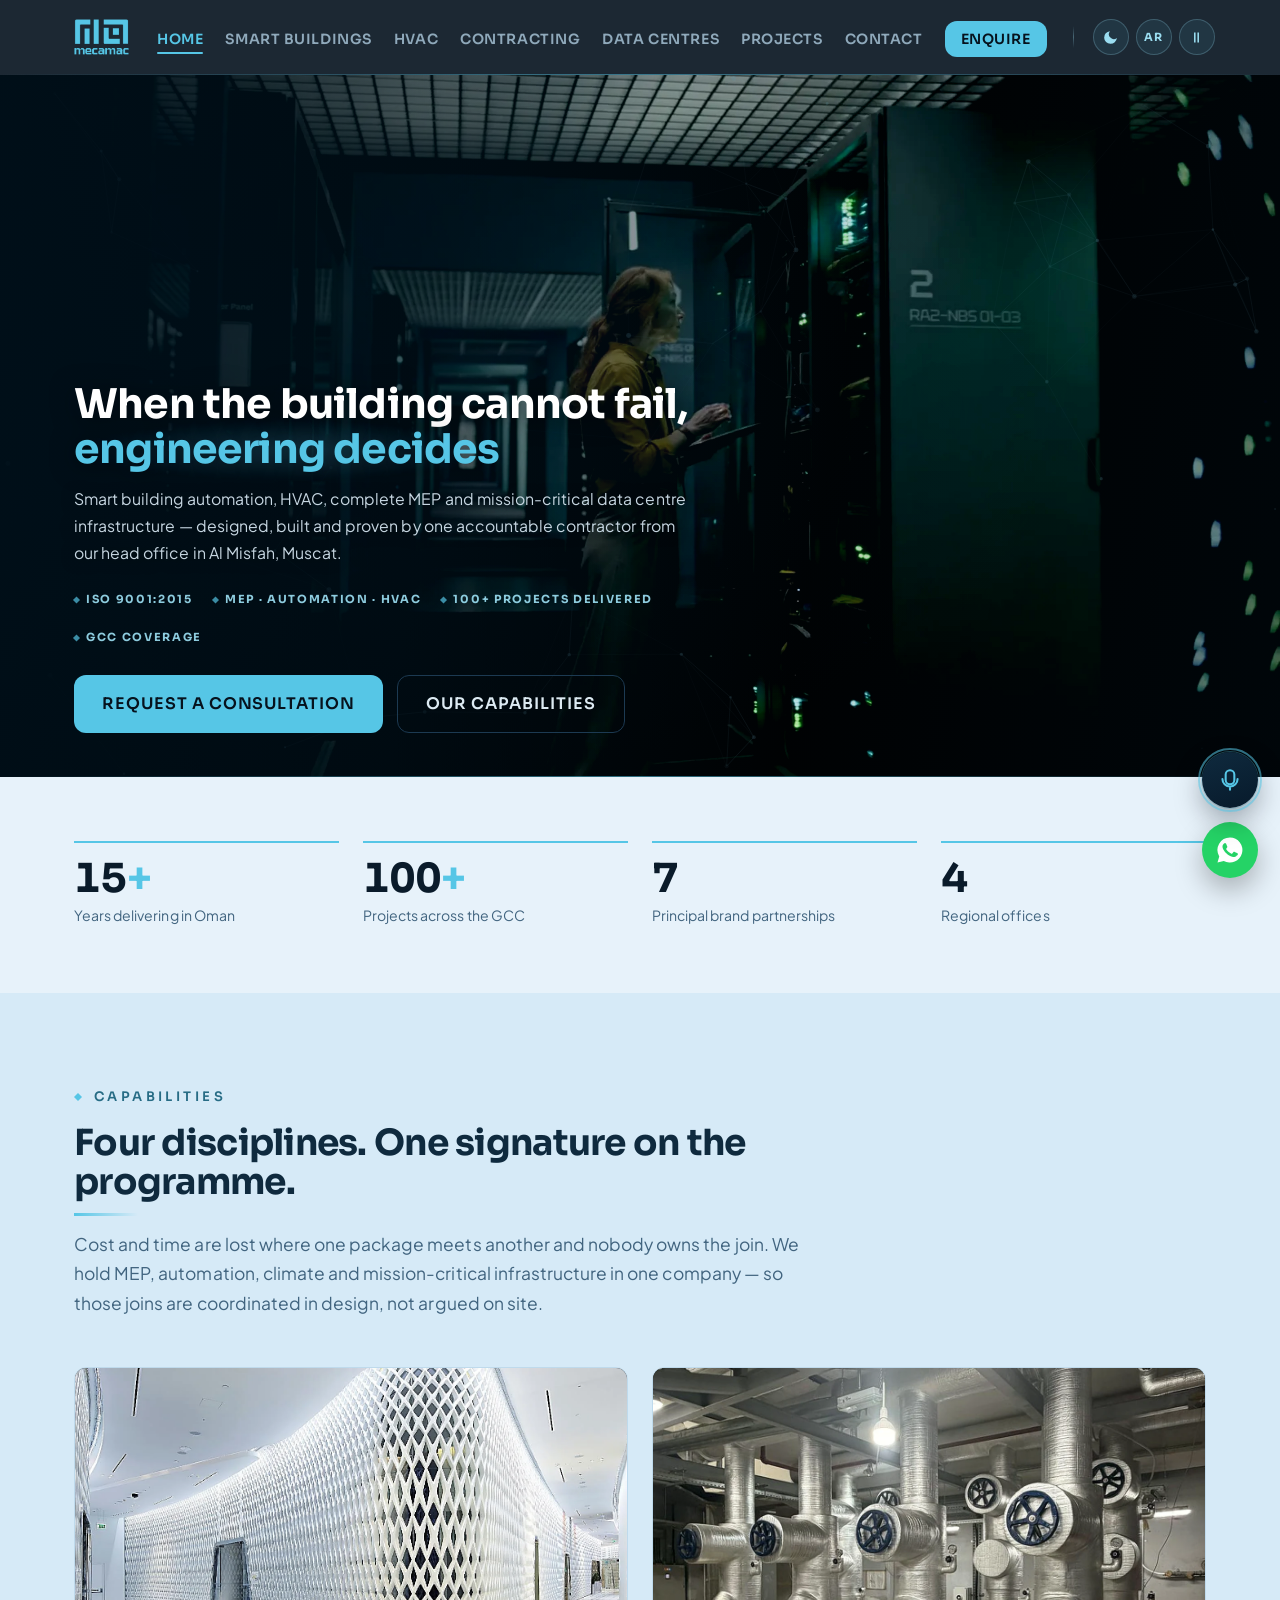
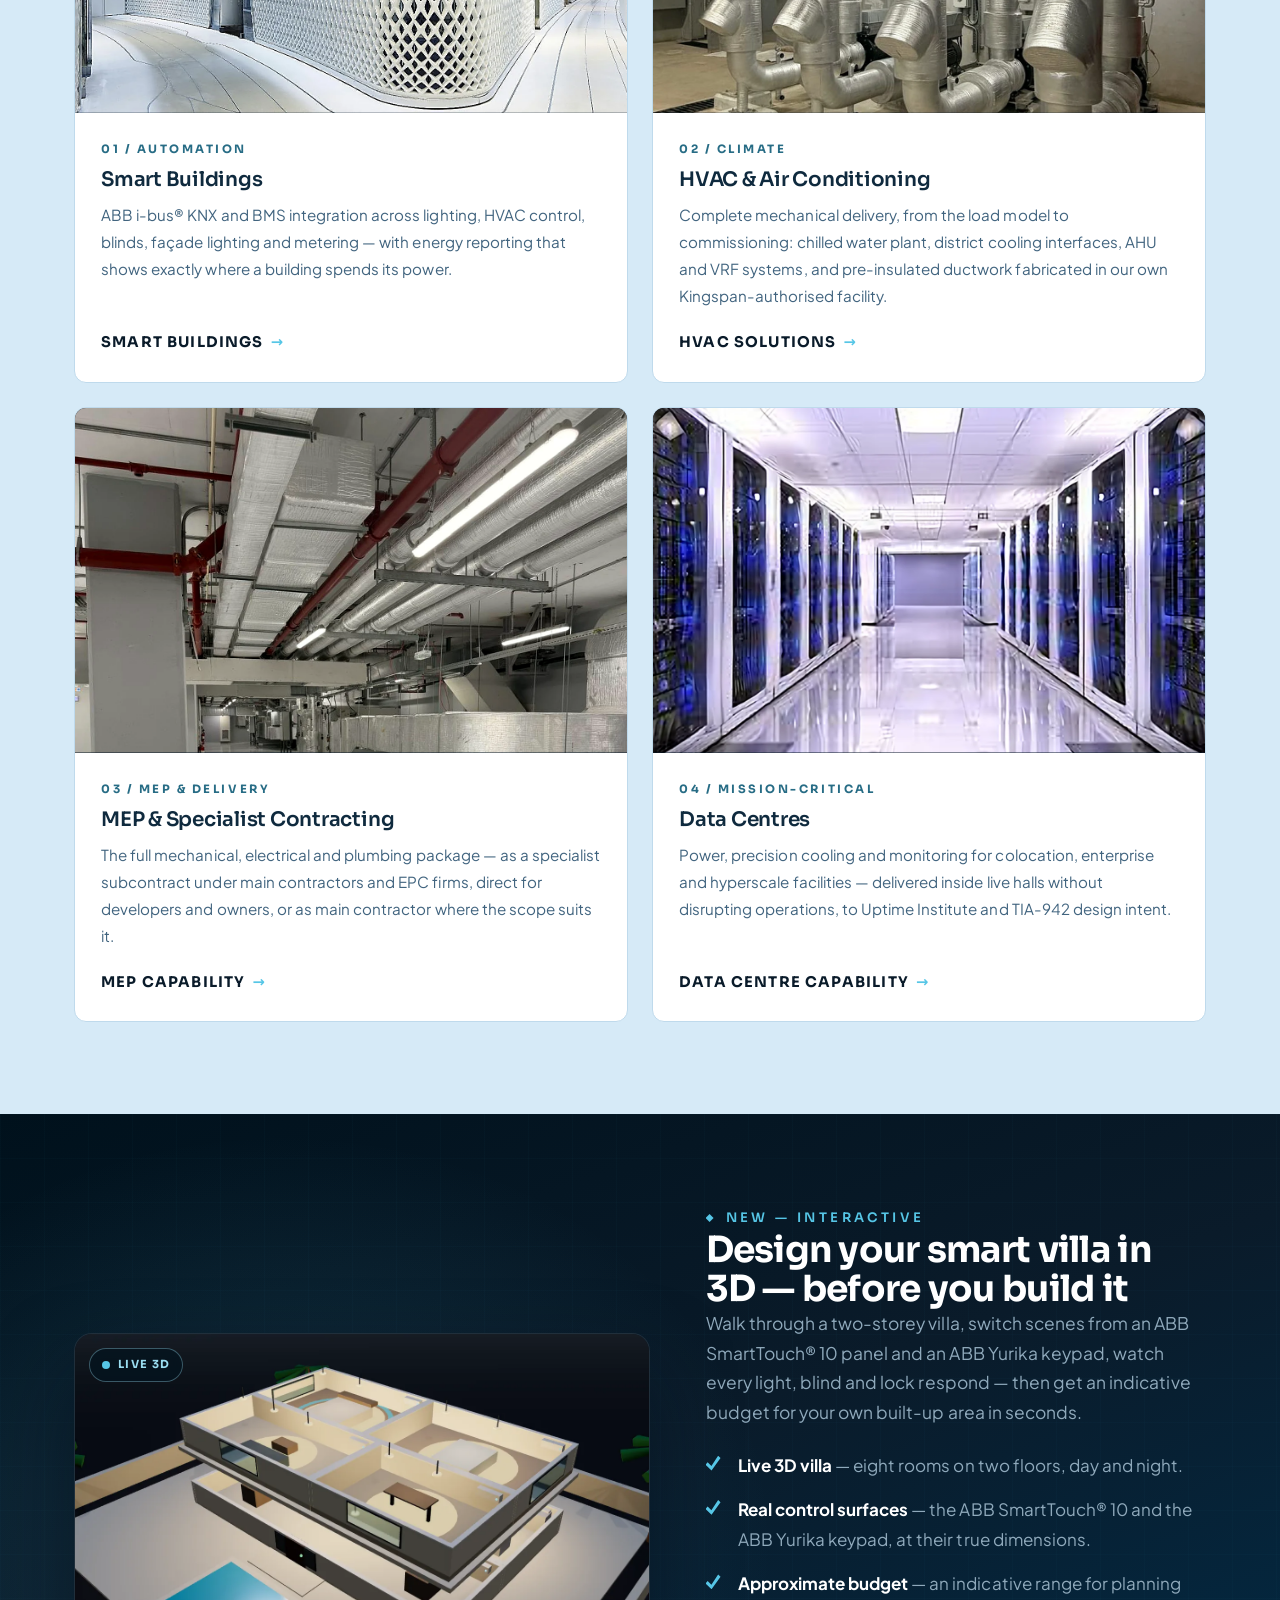
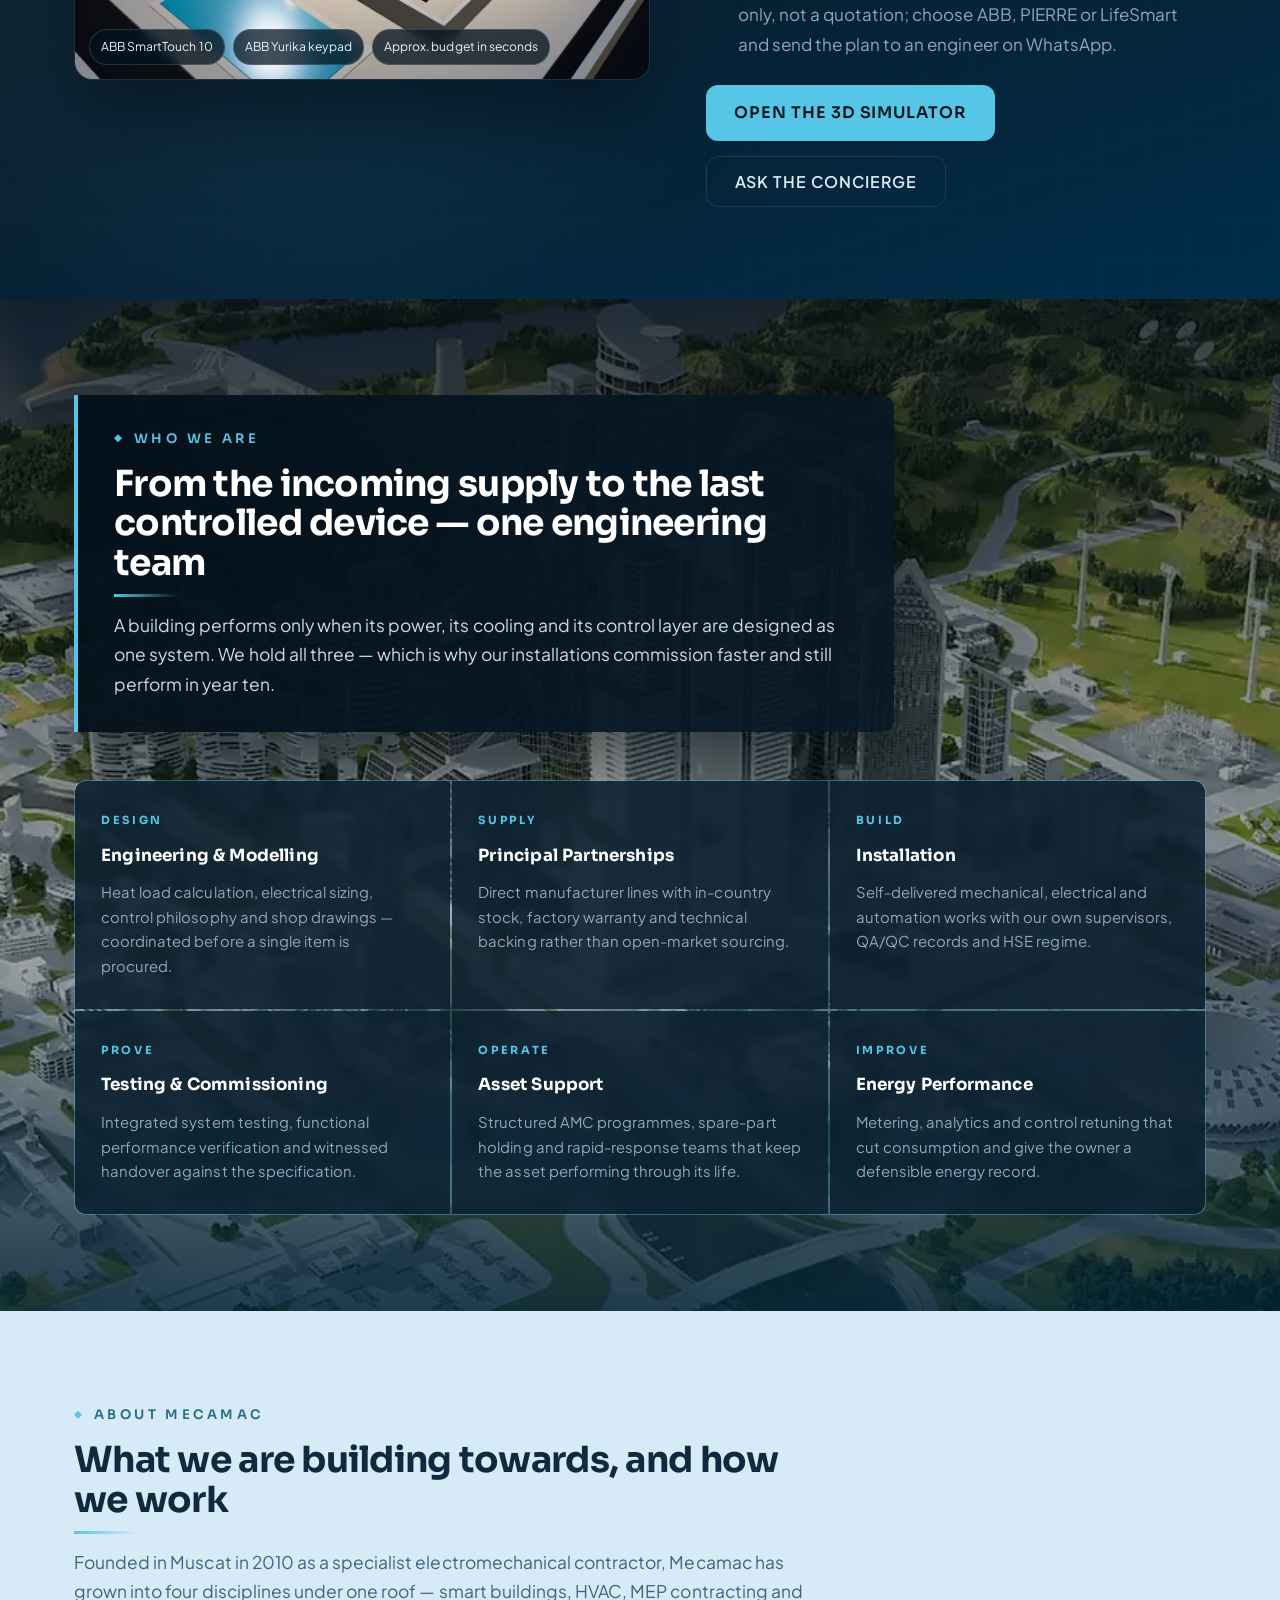
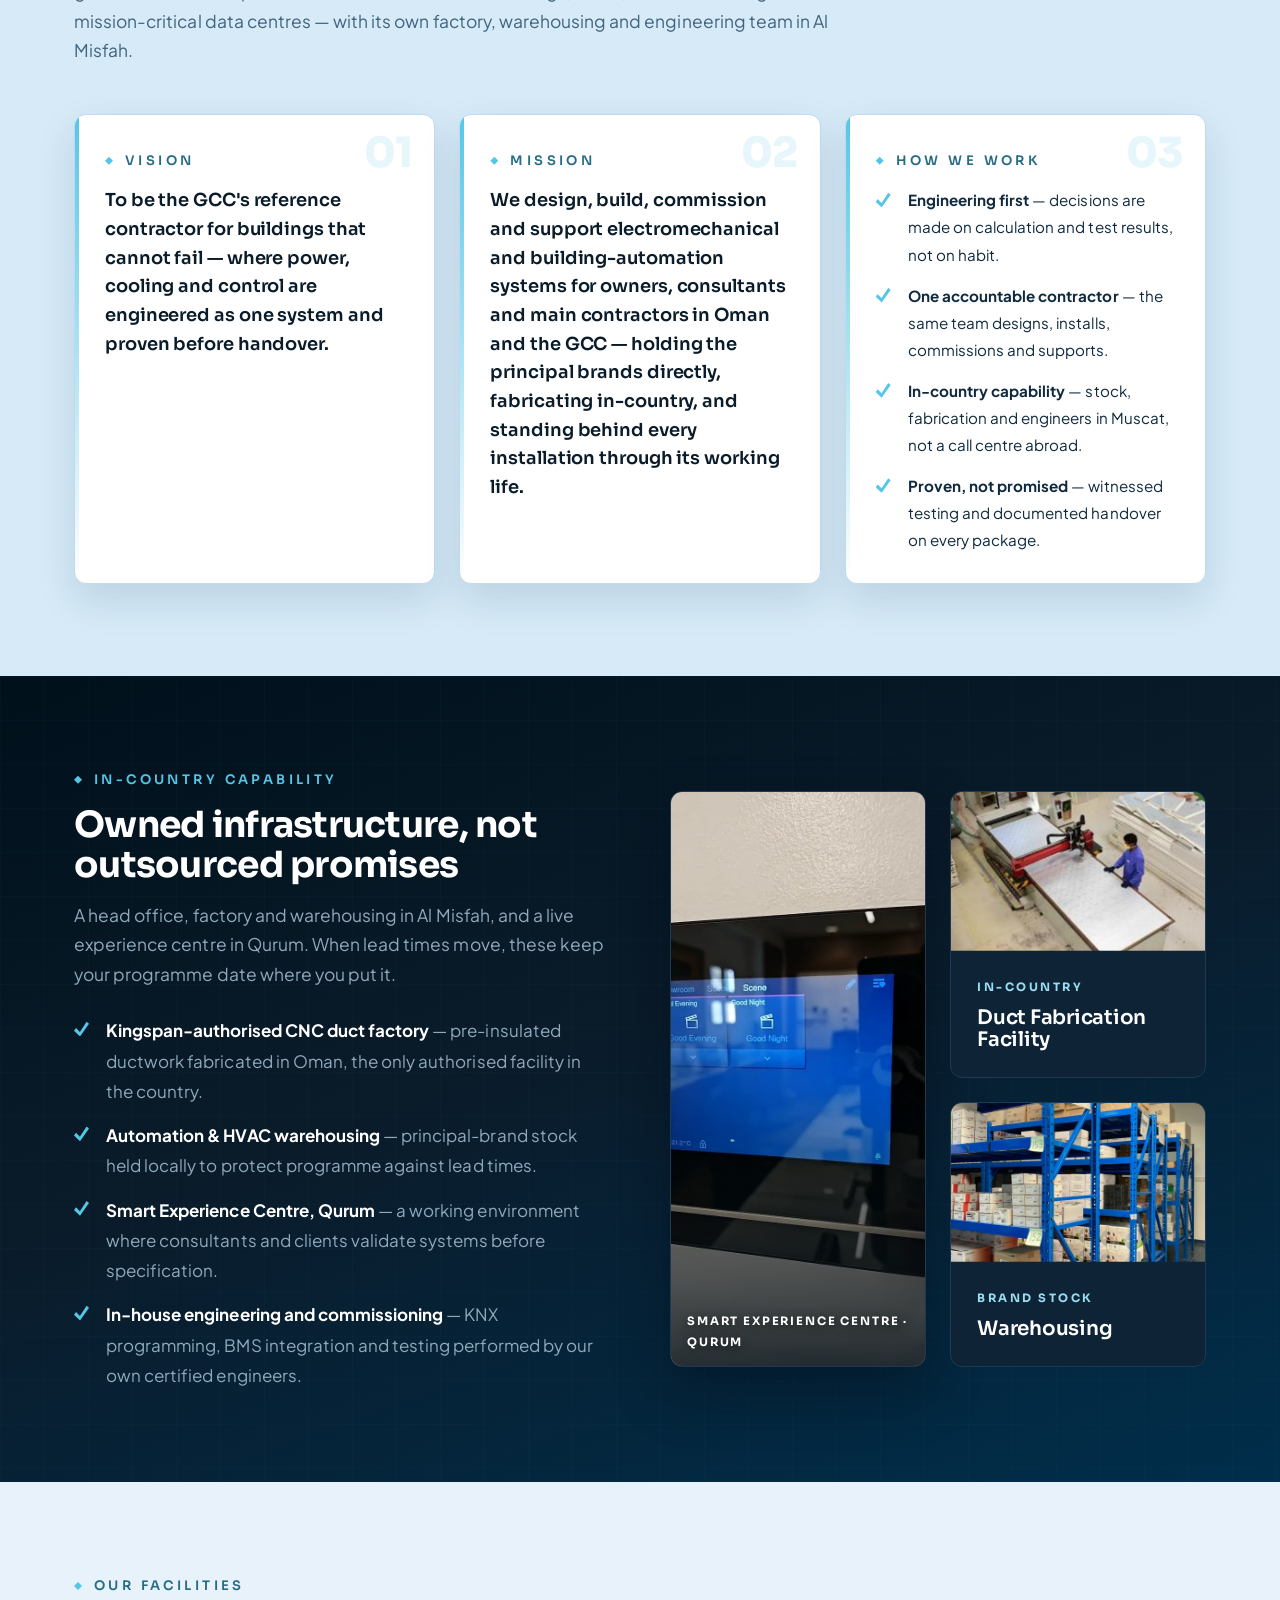
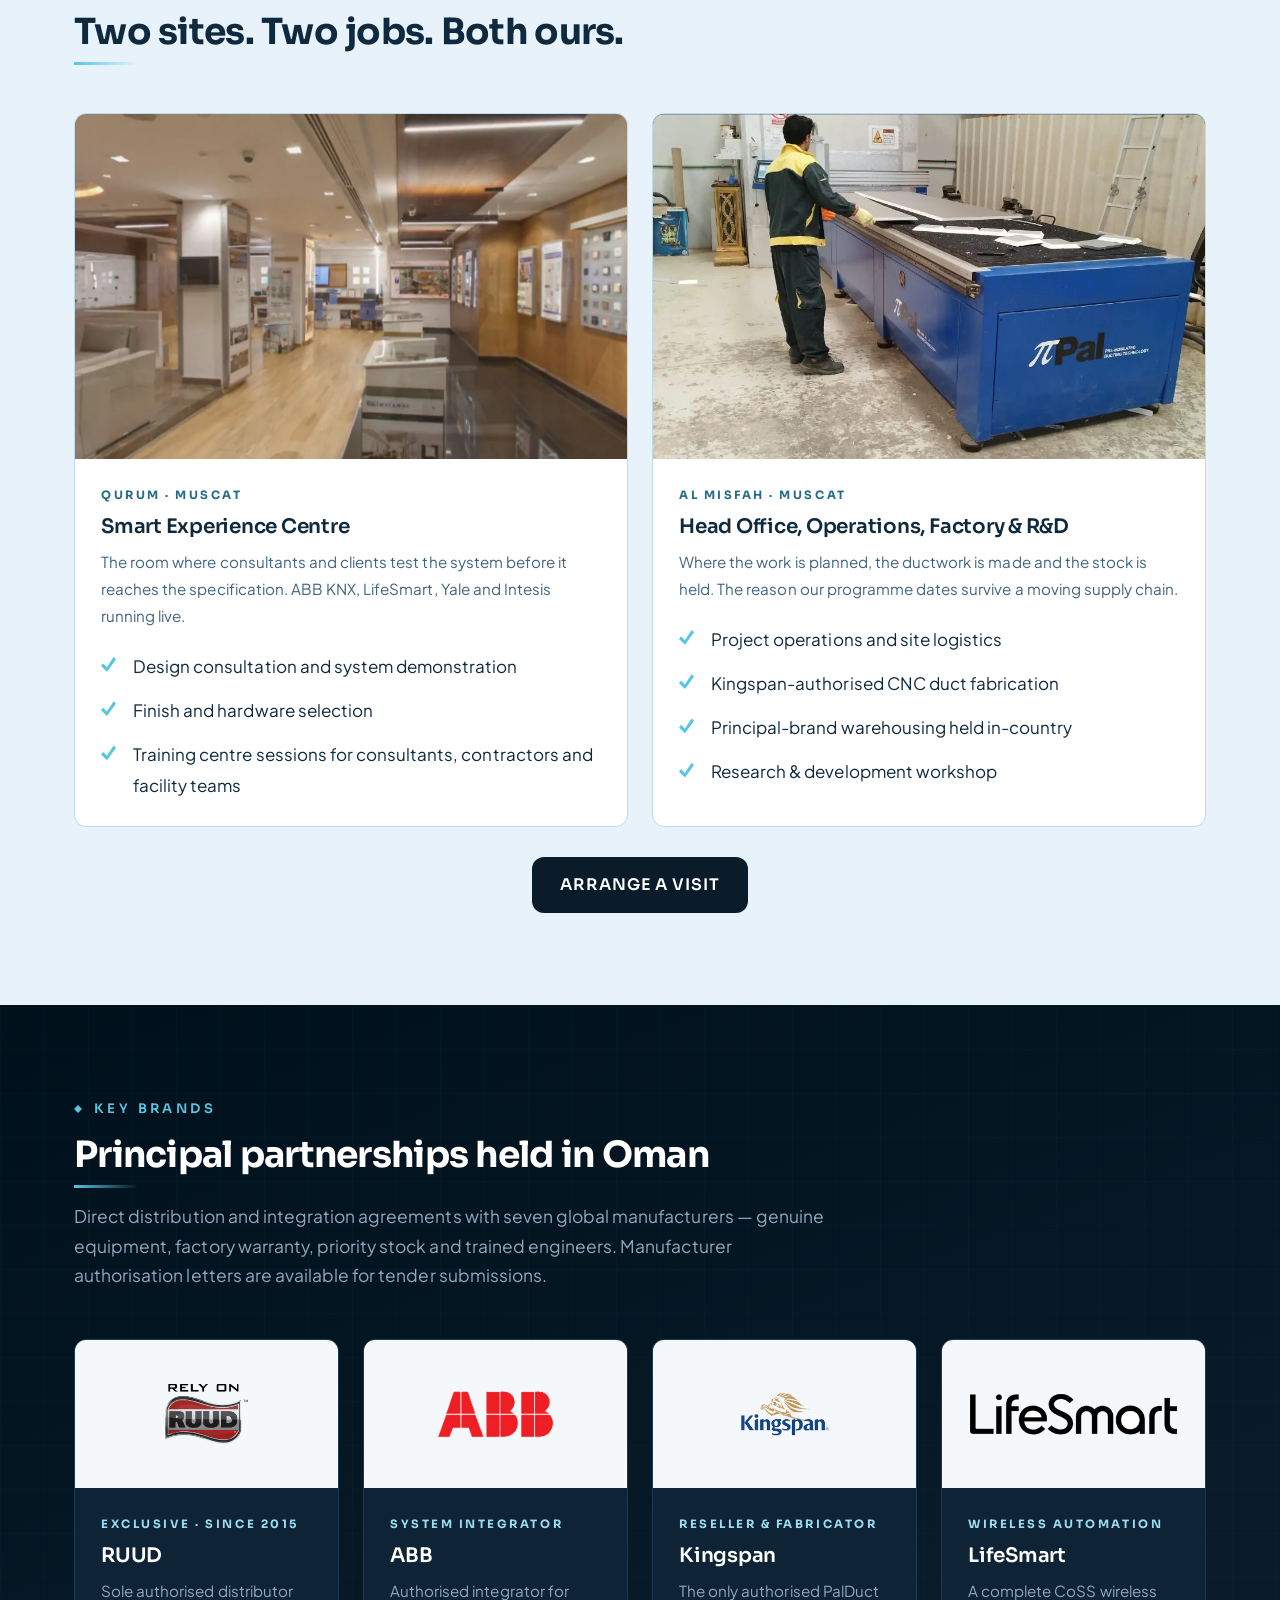
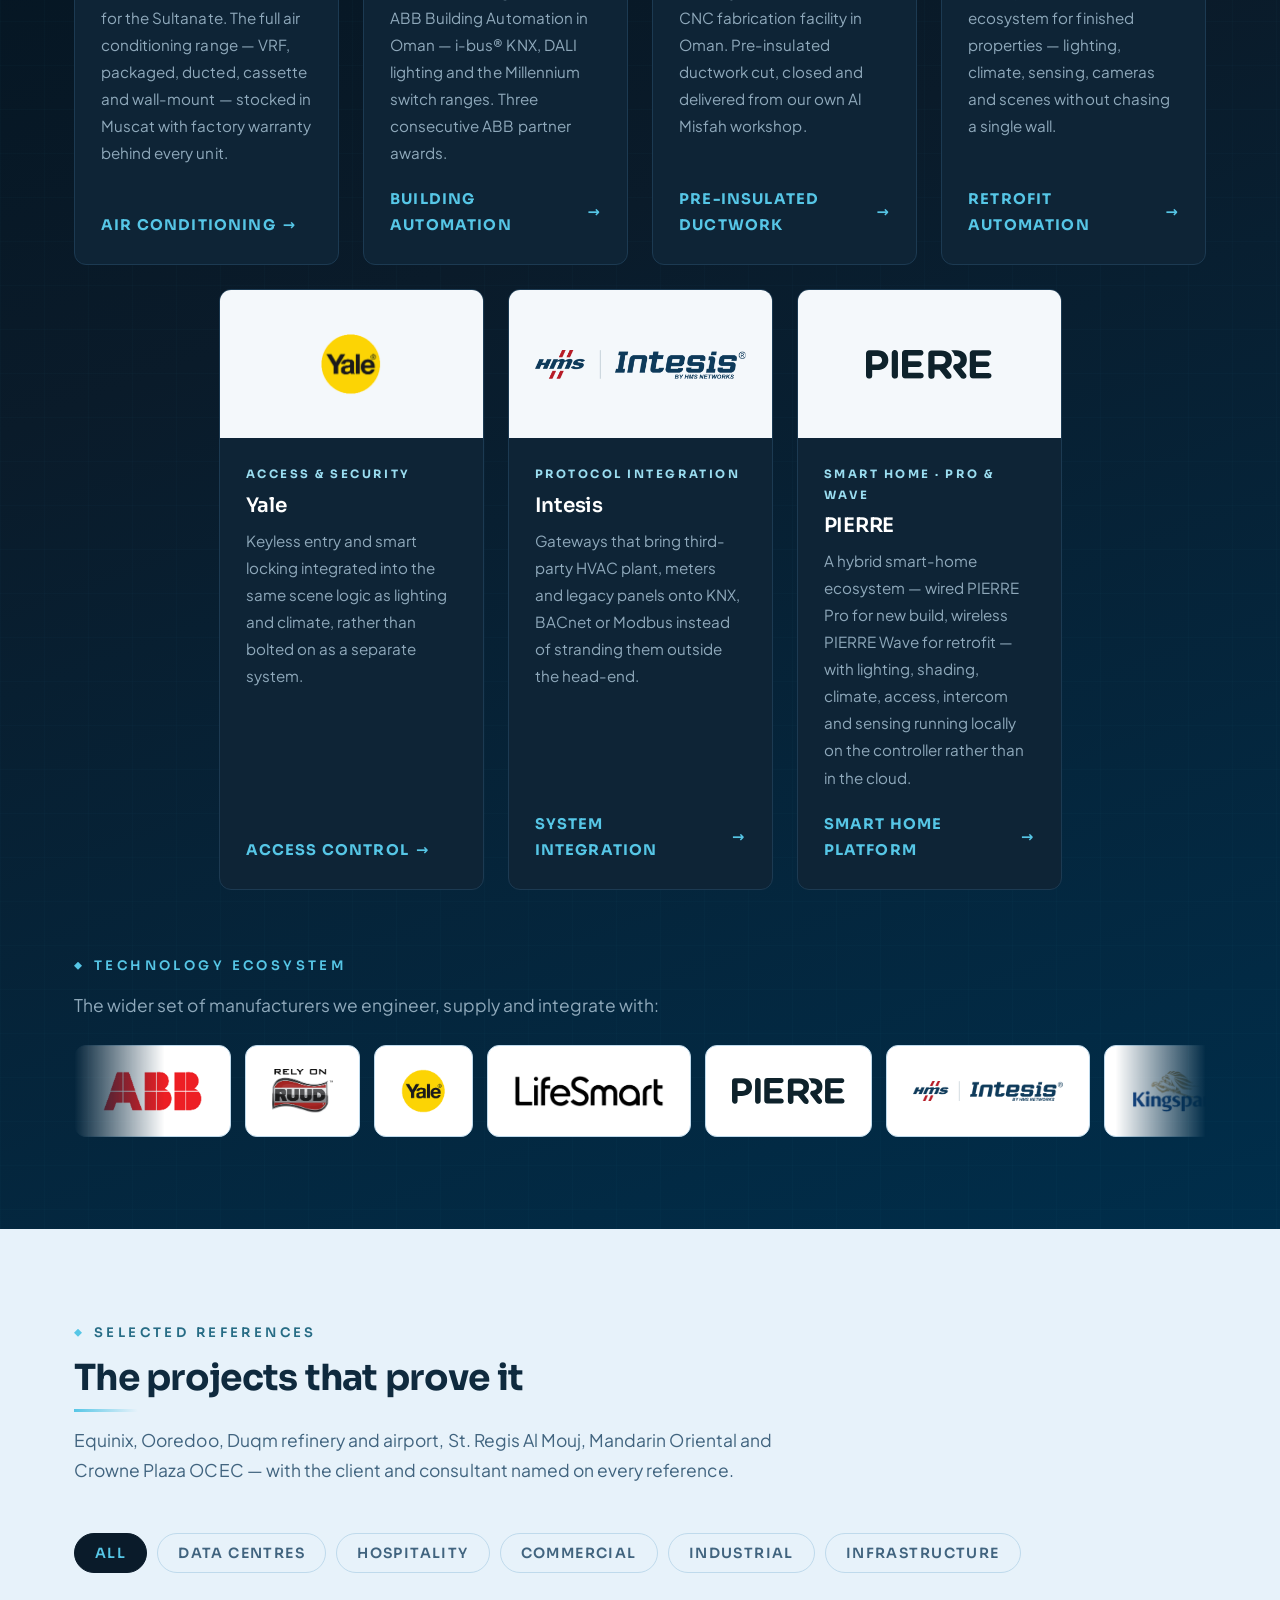
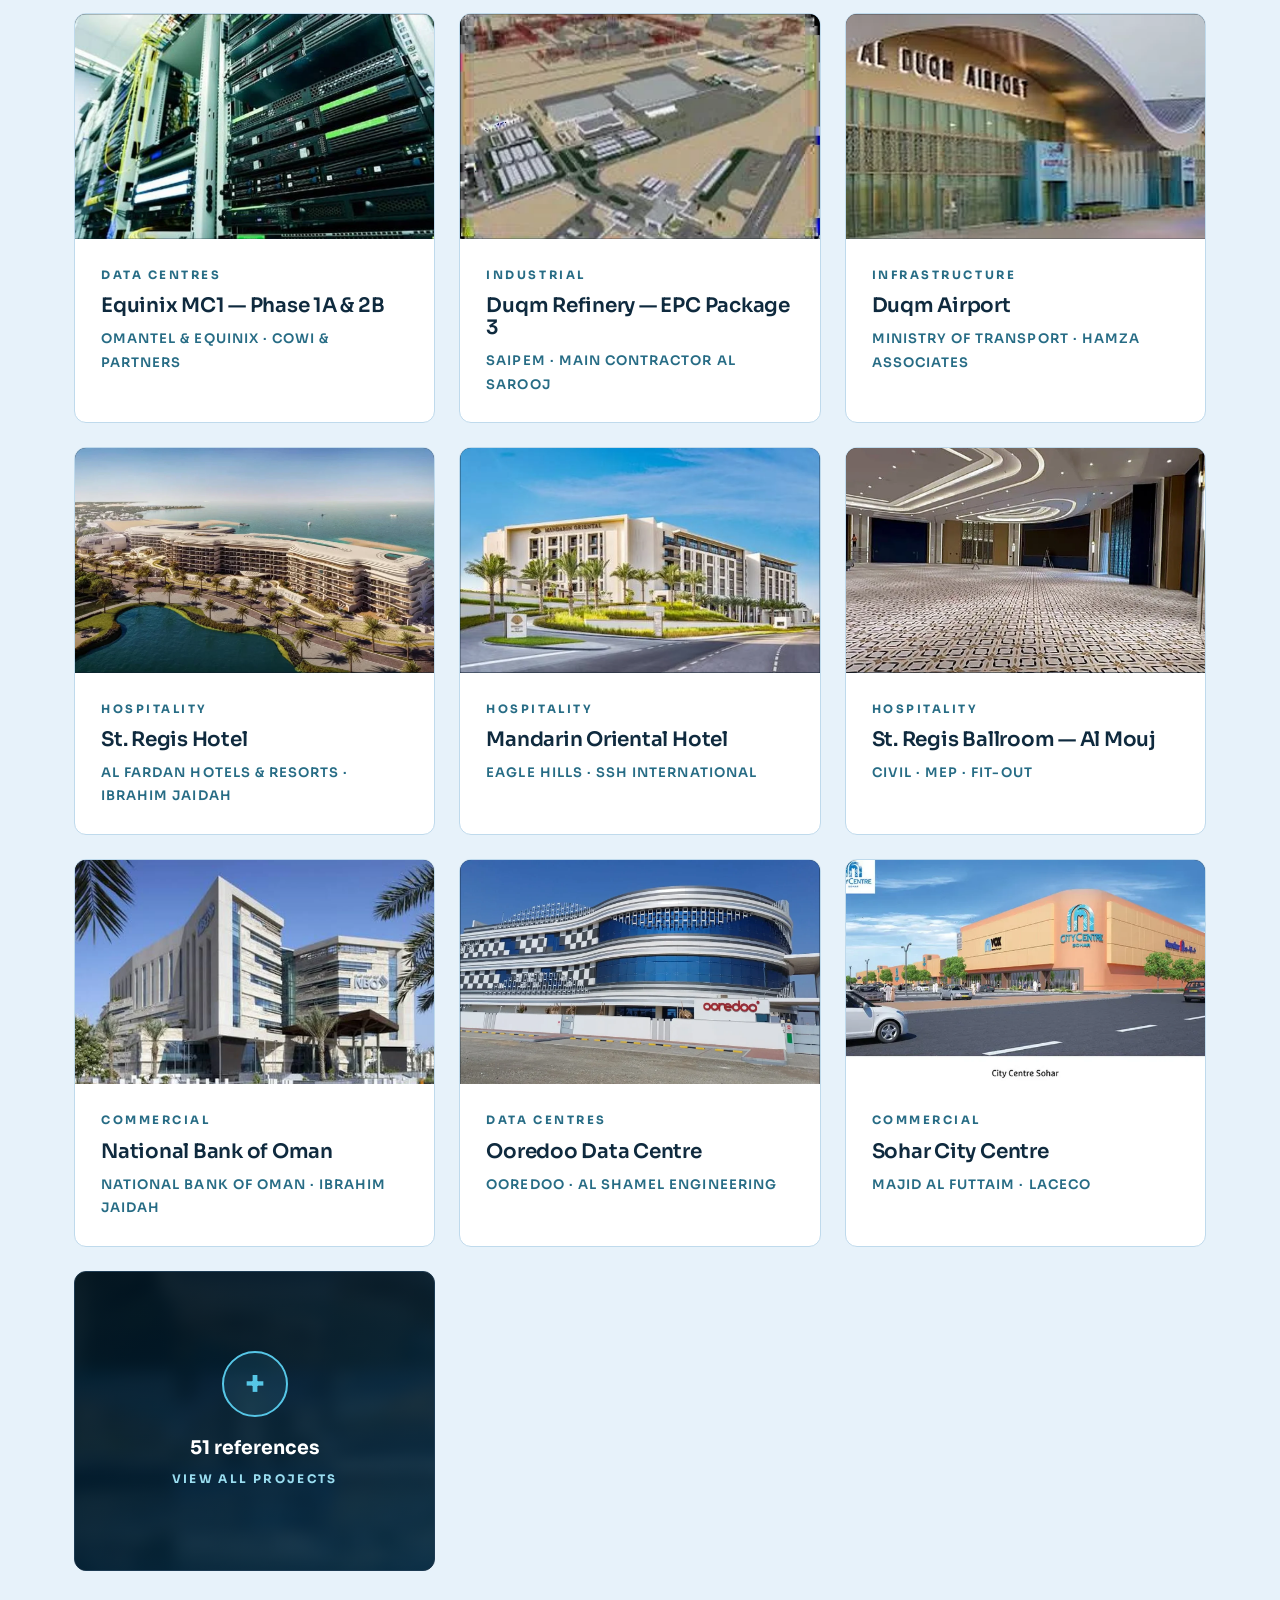
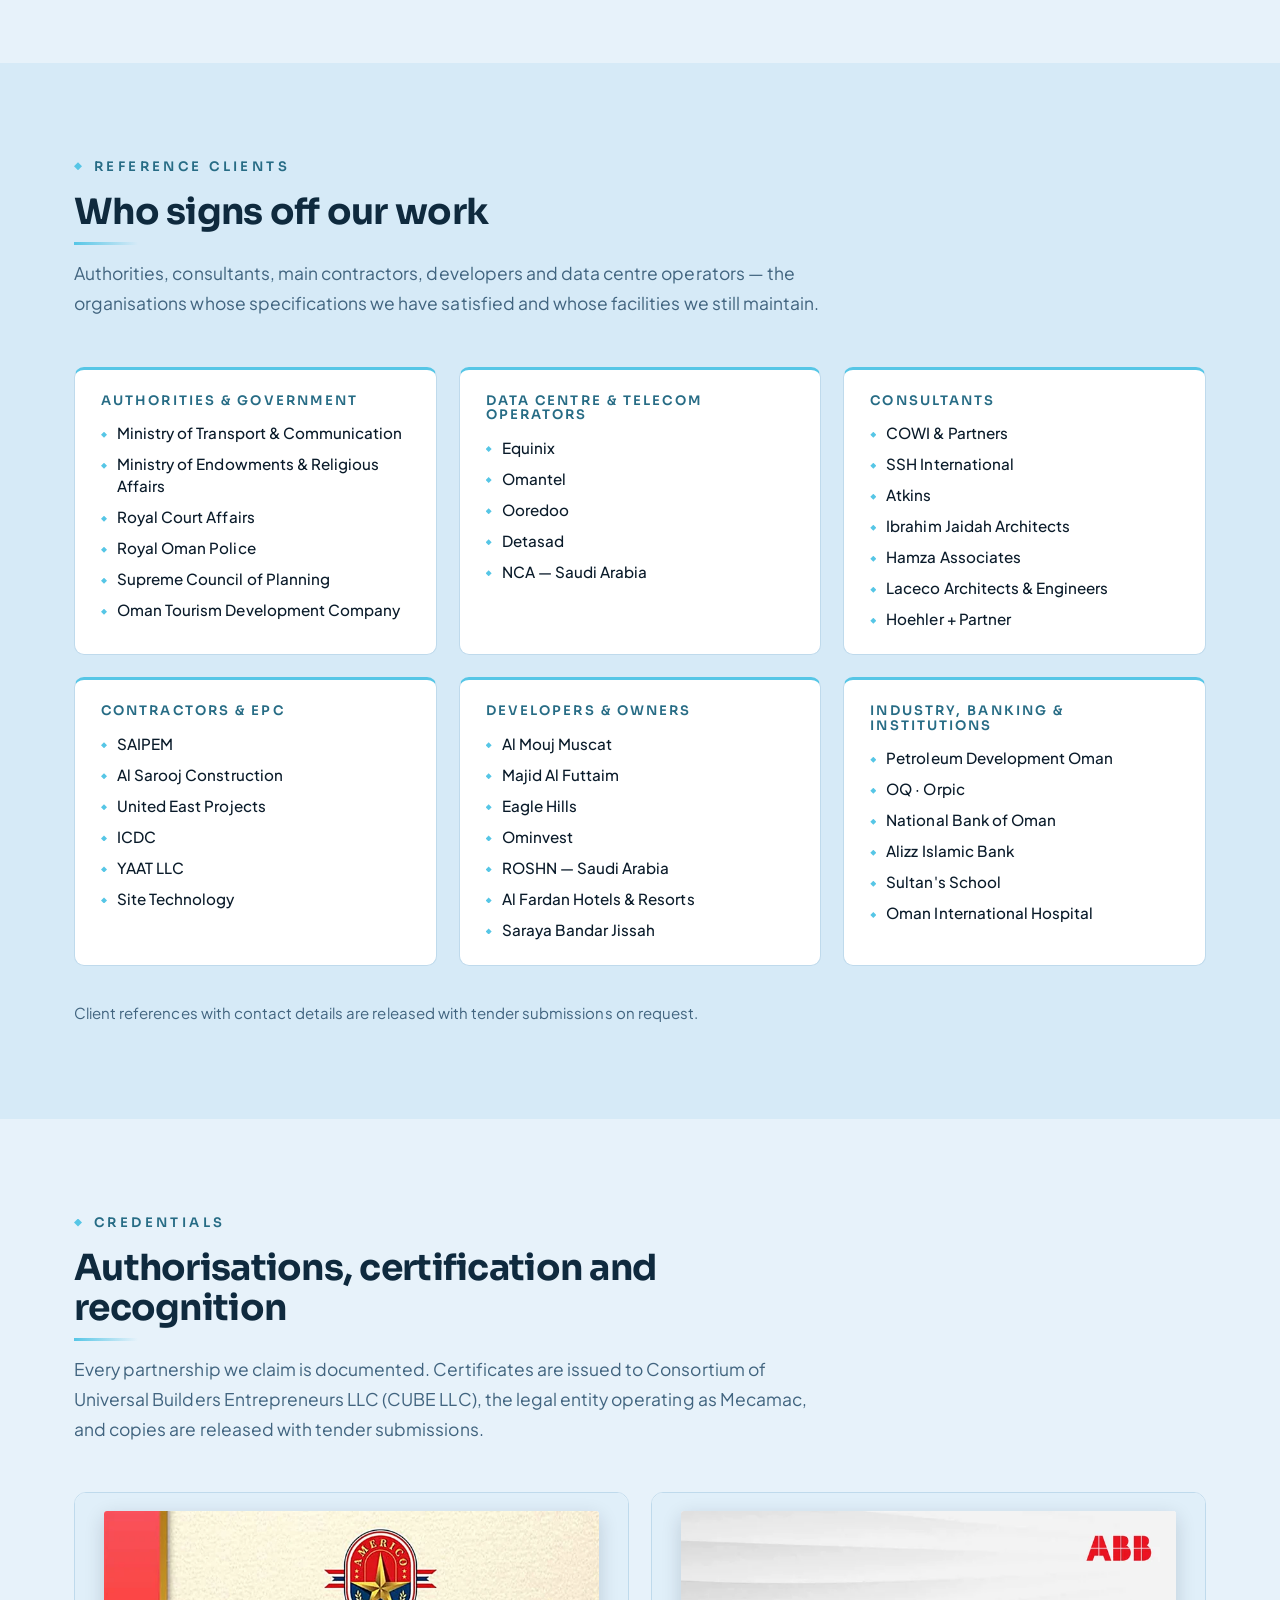
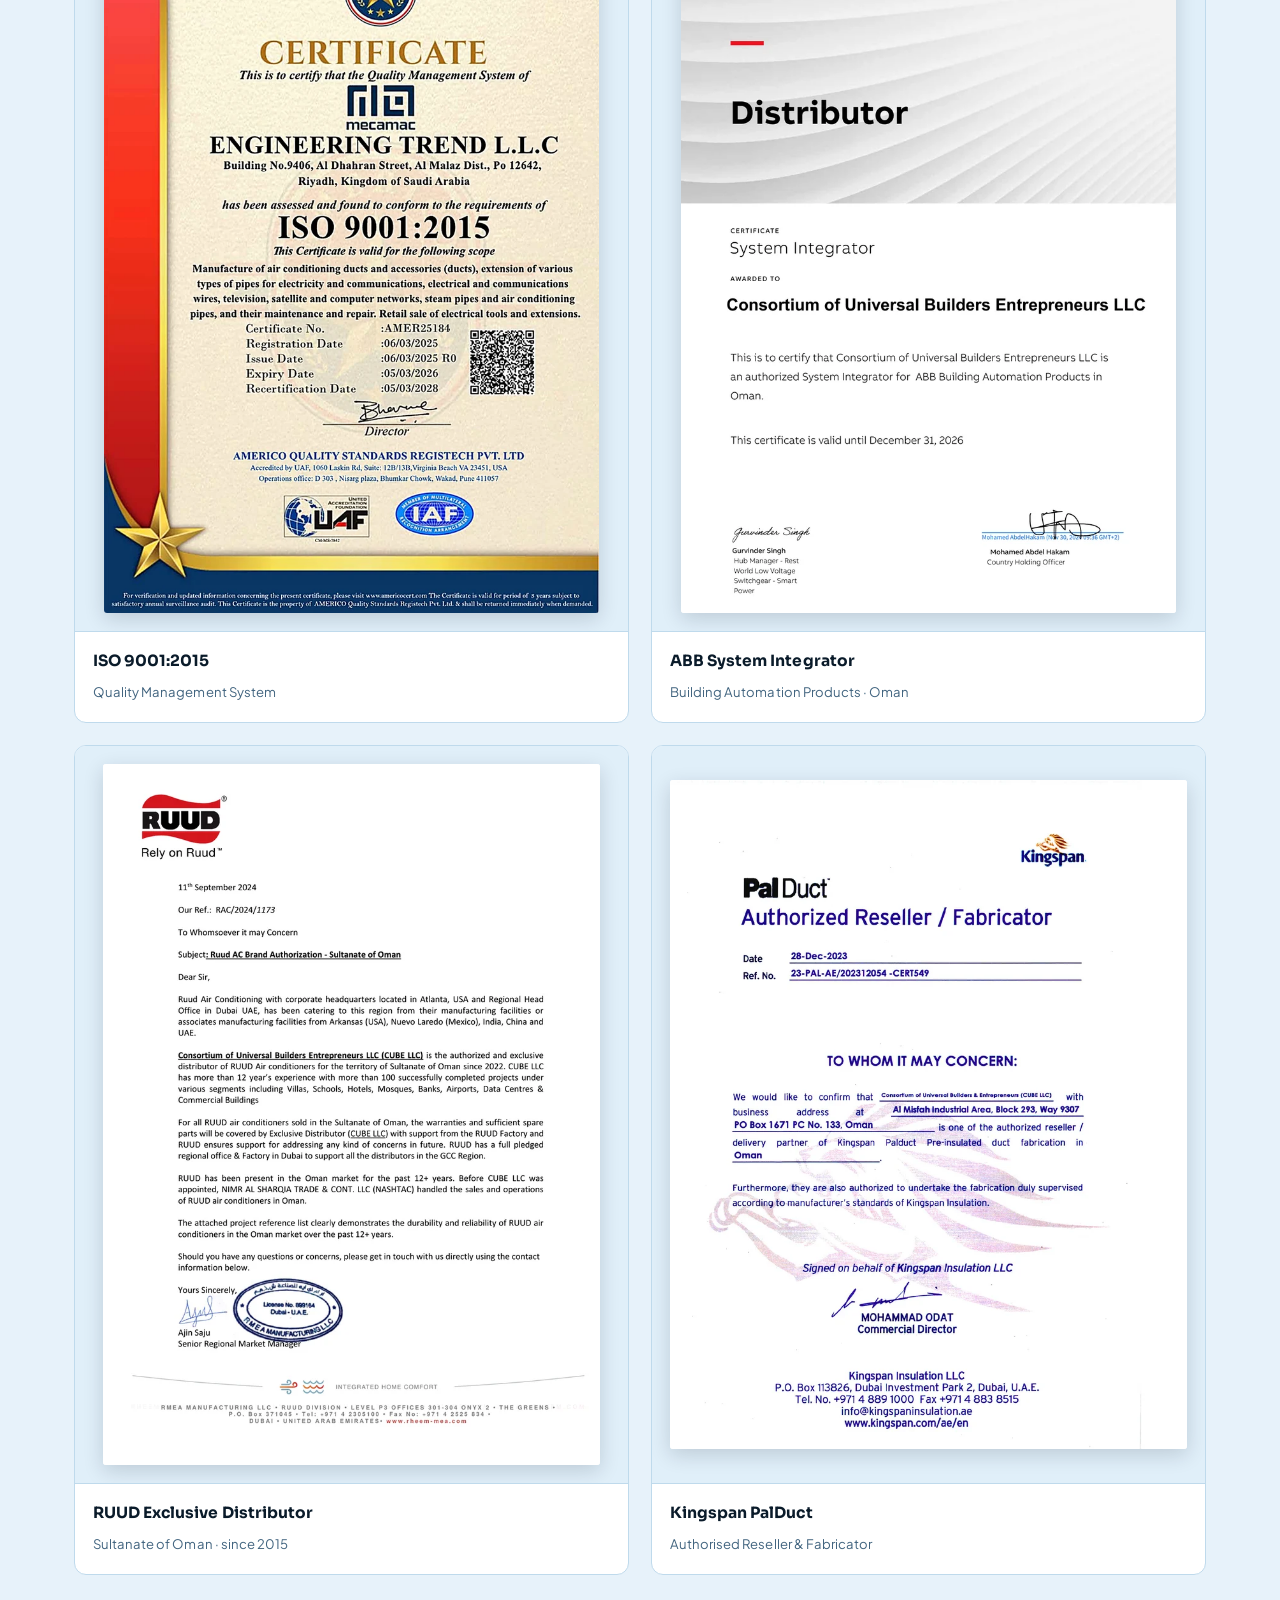
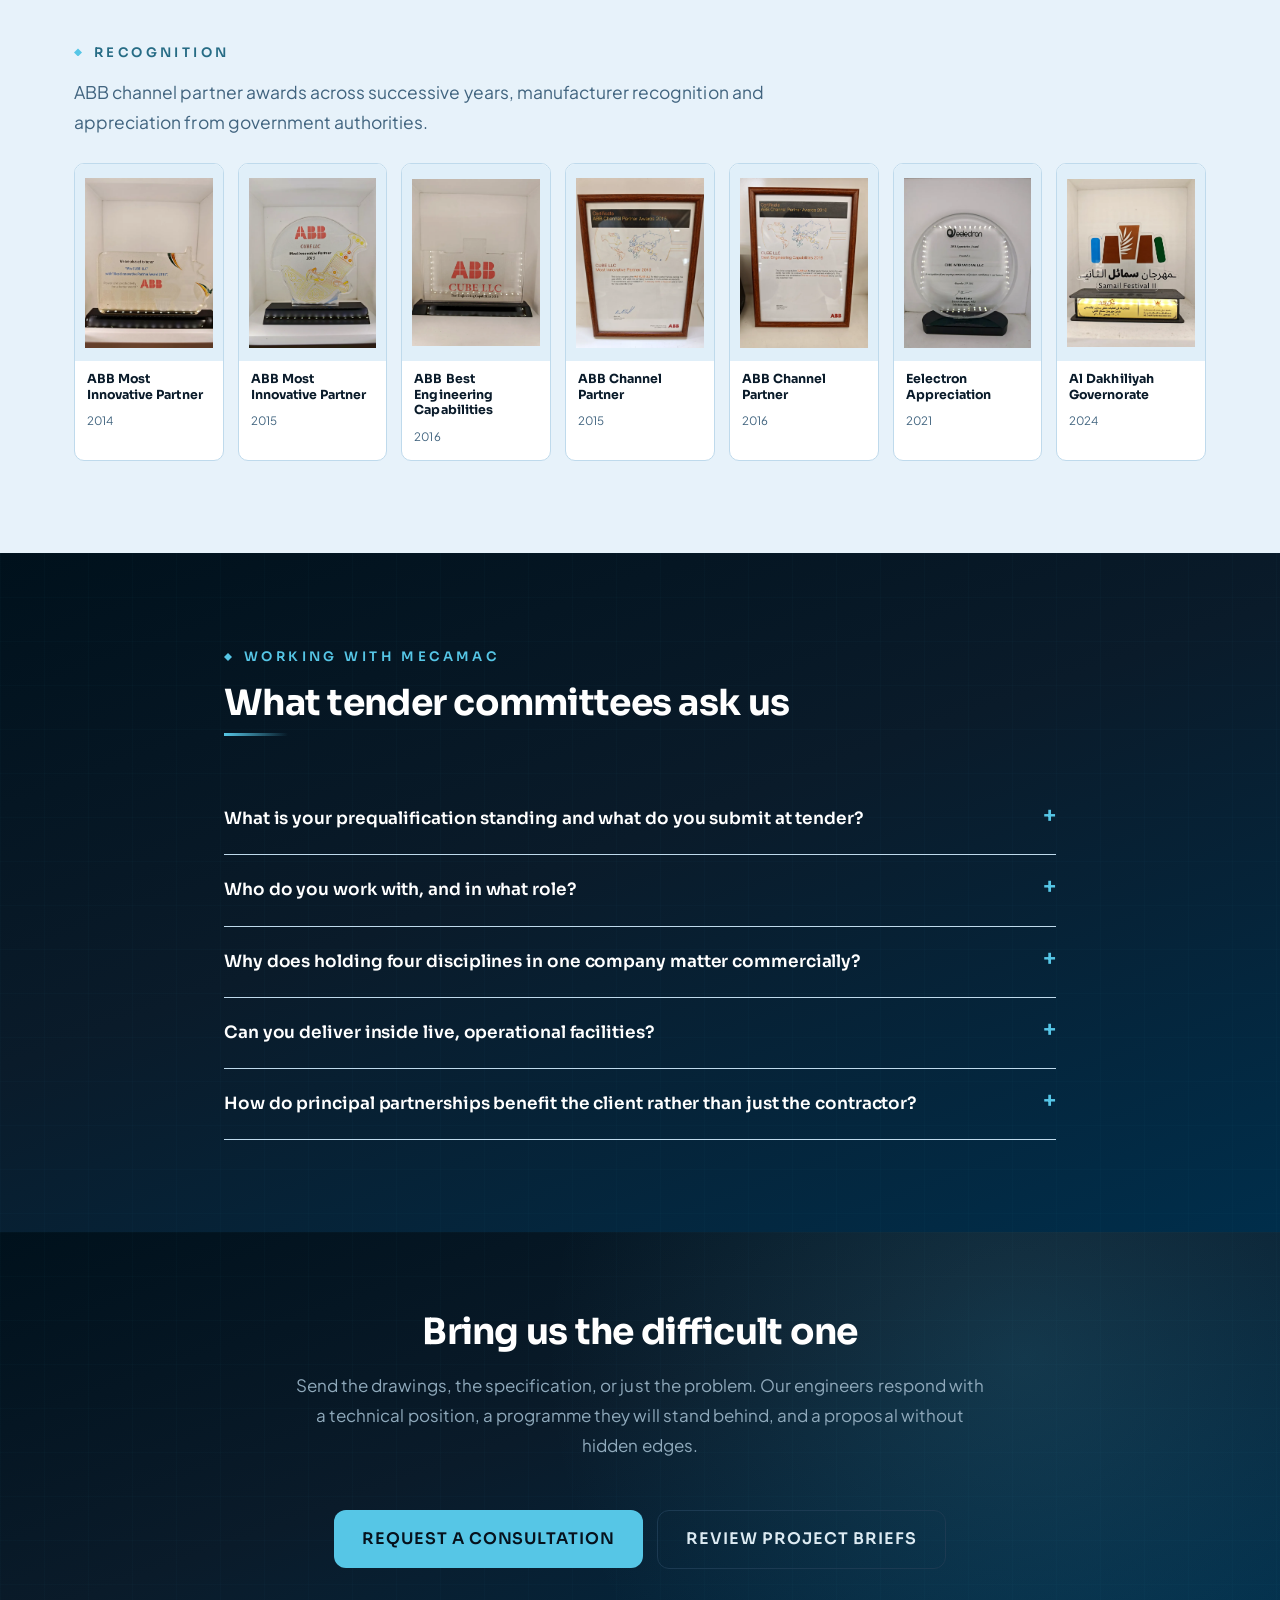
<file: index.html>
<!DOCTYPE html>

<html lang="en">
<head>
<meta charset="utf-8"/>
<script>(function(){var d=document.documentElement;try{var t=localStorage.getItem("mecamac-theme");if(!t)t=window.matchMedia&&matchMedia("(prefers-color-scheme:dark)").matches?"dark":"light";d.setAttribute("data-theme",t);try{if(localStorage.getItem("mecamac-motion")==="off")d.setAttribute("data-motion","off");}catch(e){}var l=localStorage.getItem("mecamac-lang");if(l==="ar"){d.setAttribute("lang","ar");d.setAttribute("dir","rtl");d.classList.add("ar-pending");setTimeout(function(){d.classList.remove("ar-pending");},3000);document.write('<script src="assets/js/ar.js"><\/script>');}}catch(e){d.setAttribute("data-theme","light");}})();</script>
<meta content="width=device-width, initial-scale=1.0" name="viewport"/>
<meta content="#04141F" name="theme-color"/>
<!-- ⚠️ TESTING PHASE ONLY — REMOVE the next line before launching on the official domain -->
<meta content="noindex, nofollow" name="robots"/>
<title data-i18n="home.001">Mecamac | Smart Buildings, HVAC, Contracting &amp; Data Centres in Oman — Head Office Muscat</title>
<meta content="Mecamac — turnkey electromechanical contractor headquartered in Muscat, Oman. Smart building automation, HVAC, contracting and mission-critical data centre infrastructure across the GCC. ISO 9001:2015. Authorised ABB, LifeSmart, PIERRE, Yale, RUUD, Intesis &amp; Kingspan partner." name="description"/>
<!-- <link rel="canonical" href="https://www.mecamac.com/"> -->
<meta content="website" property="og:type"/>
<meta content="Mecamac | Smart Buildings, HVAC, Contracting &amp; Data Centres in Oman — Head Office Muscat" property="og:title"/>
<meta content="Mecamac — turnkey electromechanical contractor headquartered in Muscat, Oman. Smart building automation, HVAC, contracting and mission-critical data centre infrastructure across the GCC. ISO 9001:2015. Authorised ABB, LifeSmart, PIERRE, Yale, RUUD, Intesis &amp; Kingspan partner." property="og:description"/>
<meta content="en_OM" property="og:locale"/>
<meta content="https://www.mecamac.com/" property="og:url"/>
<meta content="https://www.mecamac.com/assets/img/og-cover.jpg" property="og:image"/>
<meta content="1200" property="og:image:width"/>
<meta content="630" property="og:image:height"/>
<meta content="Mecamac" property="og:site_name"/>
<meta content="summary_large_image" name="twitter:card"/>
<link href="assets/img/logo-navy.png" rel="icon" type="image/png"/>
<link href="https://fonts.googleapis.com" rel="preconnect"/>
<link crossorigin="" href="https://fonts.gstatic.com" rel="preconnect"/>
<link href="https://fonts.googleapis.com/css2?family=Sora:wght@600;700;800&amp;family=Plus+Jakarta+Sans:wght@400;500;600;700&amp;display=swap" rel="stylesheet"/>
<link href="https://fonts.googleapis.com/css2?family=IBM+Plex+Sans+Arabic:wght@400;500;600;700&amp;display=swap" rel="stylesheet"/>
<link href="assets/css/style.css" rel="stylesheet"/>
<script type="application/ld+json">
{
  "@context": "https://schema.org",
  "@type": ["ProfessionalService", "HVACBusiness", "ElectricalContractor", "GeneralContractor"],
  "@id": "#mecamac",
  "name": "Mecamac",
  "description": "Specialist MEP and building-systems contractor headquartered in Muscat, Oman. Smart building automation, HVAC, MEP packages and mission-critical data centre infrastructure. Authorised ABB, LifeSmart, PIERRE, Yale, RUUD, Intesis and Kingspan partner. ISO 9001:2015 certified.",
  "foundingDate": "2010",
  "telephone": "+96899680012",
  "email": "info@mecamac.com",
  "address": { "@type": "PostalAddress", "streetAddress": "Al Misfah Industrial Area", "addressLocality": "Muscat", "postalCode": "133", "addressCountry": "OM" },
  "areaServed": ["Oman", "United Arab Emirates", "Saudi Arabia"],
  "brand": ["ABB", "LifeSmart", "PIERRE", "Yale", "RUUD", "Intesis", "Kingspan"],
  "hasCredential": "ISO 9001:2015",
  "award": ["ABB Most Innovative Partner 2014", "ABB Most Innovative Partner 2015", "ABB Best Engineering Capabilities 2016", "Eelectron Appreciation Award 2021"],
  "sameAs": ["https://www.facebook.com/MECAMACOMAN", "https://www.linkedin.com/company/mecamac", "https://www.instagram.com/mecamac"]
}
</script>
<script type="application/ld+json">
{
  "@context": "https://schema.org",
  "@type": "FAQPage",
  "mainEntity": [
    {
      "@type": "Question",
      "name": "What is your prequalification standing and what do you submit at tender?",
      "acceptedAnswer": {
        "@type": "Answer",
        "text": "We maintain ISO 9001:2015 certification with current commercial registration, classification and insurance cover. Submissions include company and financial profile, project references with client contacts, key personnel CVs, HSE record, method statements and manufacturer authorisation letters for specified equipment."
      }
    },
    {
      "@type": "Question",
      "name": "Who do you work with, and in what role?",
      "acceptedAnswer": {
        "@type": "Answer",
        "text": "Consultants, main contractors, EPC firms, developers, owners and facility operators — across the full chain. Most often we hold the MEP and specialist systems package under a main contractor; we also contract directly with owners and developers, and take main contracts where the scope suits it. The role and interface boundaries are stated at tender."
      }
    },
    {
      "@type": "Question",
      "name": "Why does holding four disciplines in one company matter commercially?",
      "acceptedAnswer": {
        "@type": "Answer",
        "text": "Because most cost and programme loss on complex projects occurs at the interfaces between packages. When automation, HVAC, electrical and construction sit with one contractor, those interfaces are internal — coordinated in design rather than negotiated as variations during installation."
      }
    },
    {
      "@type": "Question",
      "name": "Can you deliver inside live, operational facilities?",
      "acceptedAnswer": {
        "@type": "Answer",
        "text": "Yes. We have executed MEP works inside operating colocation data centre halls without interrupting tenant service, governed by phasing plans, isolation permits, agreed windows and the operator's change-control regime. The same discipline applies to occupied hotels, offices and institutional buildings."
      }
    },
    {
      "@type": "Question",
      "name": "How do principal partnerships benefit the client rather than just the contractor?",
      "acceptedAnswer": {
        "@type": "Answer",
        "text": "Direct distribution agreements give factory warranty, technical backing from the manufacturer, in-country stock that protects the programme, and authorisation letters that satisfy tender requirements. It also means the party specifying the equipment is the party accountable for its performance."
      }
    }
  ]
}
</script>
</head>
<body>
<a class="skip-link" href="#main" data-i18n="ui.skip">Skip to content</a>
<header class="site-header">
<nav aria-label="Main" class="nav wrap">
<a aria-label="Mecamac home" class="logo" href="index.html"><img alt="Mecamac logo" src="assets/img/logo-cyan.png" style="height:40px;width:auto"/></a>
<div class="nav-right"><ul class="nav-links">
<li><a aria-current="page" data-i18n="home.002" href="index.html">Home</a></li>
<li><a data-i18n="home.003" href="services/smart-building/index.html">Smart Buildings</a></li>
<li><a data-i18n="home.004" href="services/hvac/index.html">HVAC</a></li>
<li><a data-i18n="home.005" href="services/contracting/index.html">Contracting</a></li>
<li><a data-i18n="home.006" href="services/data-center/index.html">Data Centres</a></li>
<li class="nav-extra"><a data-i18n="home.992" href="smart-villa/index.html">3D Villa Simulator</a></li>
<li><a data-i18n="home.007" href="projects/index.html">Projects</a></li>
<li><a data-i18n="home.008" href="contact/index.html">Contact</a></li>
<li><a class="nav-cta" data-i18n="home.009" href="contact/index.html">Enquire</a></li>
</ul><div class="hdr-tools"><button aria-label="Switch to dark mode" class="icon-btn" id="theme-btn" type="button"><svg class="i-moon" viewBox="0 0 24 24" aria-hidden="true"><path d="M21 12.8A9 9 0 1 1 11.2 3a7 7 0 0 0 9.8 9.8z"/></svg><svg class="i-sun" viewBox="0 0 24 24" aria-hidden="true"><path d="M12 17a5 5 0 1 1 0-10 5 5 0 0 1 0 10zm0-13.5a1 1 0 0 1 1 1V6a1 1 0 1 1-2 0V4.5a1 1 0 0 1 1-1zm0 15a1 1 0 0 1 1 1V21a1 1 0 1 1-2 0v-1.5a1 1 0 0 1 1-1zM4.5 11H6a1 1 0 1 1 0 2H4.5a1 1 0 1 1 0-2zm13.5 0h1.5a1 1 0 1 1 0 2H18a1 1 0 1 1 0-2zM6.3 5a1 1 0 0 1 1.4 0l1 1A1 1 0 0 1 7.3 7.4l-1-1A1 1 0 0 1 6.3 5zm10 10a1 1 0 0 1 1.4 0l1 1a1 1 0 0 1-1.4 1.4l-1-1a1 1 0 0 1 0-1.4zm1.4-10a1 1 0 0 1 0 1.4l-1 1A1 1 0 0 1 15.3 6l1-1a1 1 0 0 1 1.4 0zM7.7 15a1 1 0 0 1 0 1.4l-1 1A1 1 0 0 1 5.3 16l1-1a1 1 0 0 1 1.4 0z"/></svg></button><button aria-label="التبديل إلى العربية" class="icon-btn" id="lang-btn" type="button">AR</button><button aria-label="Pause background video" class="icon-btn" id="motion-btn" title="Pause background video" type="button"><svg class="i-pause" viewBox="0 0 24 24" aria-hidden="true"><path d="M8.5 5h2.2v14H8.5zm4.8 0h2.2v14h-2.2z"/></svg><svg class="i-play" viewBox="0 0 24 24" aria-hidden="true"><path d="M8.5 5.2v13.6L19 12z"/></svg></button></div><button aria-expanded="false" aria-label="Menu" class="nav-toggle"><span></span><span></span><span></span></button></div>
</nav>
</header>
<main id="main" tabindex="-1">
<section class="hero has-video has-stage stage-home">
<div class="hero-stage" aria-hidden="true">
<div class="hero-stage__img" style="background-image:url('assets/img/ph-dc-hall.webp')"></div>
<video class="hero-stage__video" autoplay="" loop="" muted="" playsinline="" preload="none" poster="assets/video/hero-home-poster.webp" data-src="assets/video/hero-home.mp4" data-src-mobile="assets/video/hero-home-m.mp4"></video>
<canvas class="hero-stage__canvas"></canvas>
<div class="hero-stage__scrim"></div>
</div>
<div class="wrap" style="grid-template-columns:1fr">
<div class="hero-copy">
<h1 data-i18n="home.013">When the building cannot fail, <em>engineering decides</em></h1>
<p class="lead inv" data-i18n="home.014" style="margin-top:14px">Smart building automation, HVAC, complete MEP and mission-critical data centre infrastructure — designed, built and proven by one accountable contractor from our head office in Al Misfah, Muscat.</p>
<div class="hero-badges">
<span class="badge" data-i18n="home.015">ISO 9001:2015</span>
<span class="badge" data-i18n="home.016">MEP · Automation · HVAC</span>
<span class="badge" data-i18n="home.017">100+ Projects Delivered</span>
<span class="badge" data-i18n="home.018">GCC Coverage</span>
</div>
<div class="hero-actions">
<a class="btn btn-cyan" data-i18n="home.019" href="contact/index.html">Request a Consultation</a>
<a class="btn btn-ghost" data-i18n="home.020" href="#capabilities">Our Capabilities</a>
</div>
</div>
</div>
</section>
<section class="section" style="padding:64px 0">
<div class="wrap stats">
<div class="stat reveal"><b data-count="15">15<i>+</i></b><span data-i18n="home.021">Years delivering in Oman</span></div>
<div class="stat reveal"><b data-count="100">100<i>+</i></b><span data-i18n="home.022">Projects across the GCC</span></div>
<div class="stat reveal"><b data-count="7">7</b><span data-i18n="home.023">Principal brand partnerships</span></div>
<div class="stat reveal"><b data-count="4">4</b><span data-i18n="home.024">Regional offices</span></div>
</div>
</section>
<!-- ===== CAPABILITIES ===== -->
<section class="section section-tint" id="capabilities">
<div class="wrap">
<div class="section-head reveal">
<p class="eyebrow" data-i18n="home.025">Capabilities</p>
<h2 data-i18n="home.026">Four disciplines. One signature on the programme.</h2>
<p class="lead" data-i18n="home.027">Cost and time are lost where one package meets another and nobody owns the join. We hold MEP, automation, climate and mission-critical infrastructure in one company — so those joins are coordinated in design, not argued on site.</p>
</div>
<div class="grid grid-2">
<article class="card reveal">
<div class="card-img"><img alt="Smart building interior with integrated lighting and climate control delivered by Mecamac" height="350" loading="lazy" src="assets/img/ph-sb-interior.webp" width="560"/></div>
<div class="card-body">
<span class="tag" data-i18n="home.028">01 / Automation</span>
<h3 data-i18n="home.029">Smart Buildings</h3>
<p data-i18n="home.030">ABB i-bus® KNX and BMS integration across lighting, HVAC control, blinds, façade lighting and metering — with energy reporting that shows exactly where a building spends its power.</p>
<a class="more" data-i18n="home.031" href="services/smart-building/index.html">Smart buildings</a>
</div>
</article>
<article class="card reveal">
<div class="card-img"><img alt="Chilled water plant room with insulated pipework and isolation valves installed by Mecamac in Oman" height="350" loading="lazy" src="assets/img/ph-hv-plant.webp" width="560"/></div>
<div class="card-body">
<span class="tag" data-i18n="home.032">02 / Climate</span>
<h3 data-i18n="home.033">HVAC &amp; Air Conditioning</h3>
<p data-i18n="home.034">Complete mechanical delivery, from the load model to commissioning: chilled water plant, district cooling interfaces, AHU and VRF systems, and pre-insulated ductwork fabricated in our own Kingspan-authorised facility.</p>
<a class="more" data-i18n="home.035" href="services/hvac/index.html">HVAC solutions</a>
</div>
</article>
<article class="card reveal">
<div class="card-img"><img alt="Finished services corridor by Mecamac: insulated ductwork, firefighting mains, cable trays and lighting sharing one ceiling void" height="350" loading="lazy" src="assets/img/mep-void.webp" width="560"/></div>
<div class="card-body">
<span class="tag" data-i18n="home.036">03 / MEP &amp; Delivery</span>
<h3 data-i18n="home.037">MEP &amp; Specialist Contracting</h3>
<p data-i18n="home.038">The full mechanical, electrical and plumbing package — as a specialist subcontract under main contractors and EPC firms, direct for developers and owners, or as main contractor where the scope suits it.</p>
<a class="more" data-i18n="home.039" href="services/contracting/index.html">MEP capability</a>
</div>
</article>
<article class="card reveal">
<div class="card-img"><img alt="Data Centre hall with rack rows and containment delivered by Mecamac" height="350" loading="lazy" src="assets/img/ph-dc-hall.webp" width="560"/></div>
<div class="card-body">
<span class="tag" data-i18n="home.040">04 / Mission-critical</span>
<h3 data-i18n="home.041">Data Centres</h3>
<p data-i18n="home.042">Power, precision cooling and monitoring for colocation, enterprise and hyperscale facilities — delivered inside live halls without disrupting operations, to Uptime Institute and TIA-942 design intent.</p>
<a class="more" data-i18n="home.043" href="services/data-center/index.html">Data Centre capability</a>
</div>
</article>
</div>
</div>
</section>
<!-- ===== VIDEO BAND: WHAT WE DO ===== -->
<!-- ===== 3D SMART VILLA SIMULATOR — TEASER ===== -->
<section class="section section-dark on-dark sim-band" id="simulator">
<div class="wrap">
<div class="sim-grid">
<a class="sim-shot reveal" href="smart-villa/index.html" aria-label="Open the 3D smart villa simulator">
<img alt="Mecamac 3D smart villa simulator — a two-storey villa at night with every room lit from the control panel" src="assets/img/villa-sim.webp" width="1280" height="770" loading="lazy" decoding="async"/>
<span class="sim-badge"><i aria-hidden="true"></i><span data-i18n="home.930">Live 3D</span></span>
<span class="sim-chips" aria-hidden="true"><span data-i18n="home.931">ABB SmartTouch 10</span><span data-i18n="home.932">ABB Yurika keypad</span><span data-i18n="home.933">Approx. budget in seconds</span></span>
</a>
<div class="sim-copy reveal">
<p class="eyebrow" data-i18n="home.934">New — interactive</p>
<h2 data-i18n="home.935">Design your smart villa in 3D — before you build it</h2>
<p class="lead" data-i18n="home.936">Walk through a two-storey villa, switch scenes from an ABB SmartTouch® 10 panel and an ABB Yurika keypad, watch every light, blind and lock respond — then get an indicative budget for your own built-up area in seconds.</p>
<ul class="checks sim-feats">
<li data-i18n="home.937"><strong>Live 3D villa</strong> — eight rooms on two floors, day and night.</li>
<li data-i18n="home.938"><strong>Real control surfaces</strong> — the ABB SmartTouch® 10 and the ABB Yurika keypad, at their true dimensions.</li>
<li data-i18n="home.939"><strong>Approximate budget</strong> — an indicative range for planning only, not a quotation; choose ABB, PIERRE or LifeSmart and send the plan to an engineer on WhatsApp.</li>
</ul>
<div class="hero-actions" style="margin-top:26px">
<a class="btn btn-cyan" data-i18n="home.941" href="smart-villa/index.html">Open the 3D simulator</a>
<button class="btn btn-ghost" data-concierge="" data-i18n="home.942" type="button">Ask the concierge</button>
</div>
</div>
</div>
</div>
</section>
<section class="video-band">
<video aria-hidden="true" autoplay="" loop="" muted="" playsinline="" poster="assets/video/smart-building-loop-poster.webp" preload="none" data-lazy>
<source data-src="assets/video/smart-building-loop.mp4" type="video/mp4"/>
</video>
<div class="wrap on-dark">
<div class="section-head reveal solid" style="max-width:820px">
<p class="eyebrow" data-i18n="home.044">Who we are</p>
<h2 data-i18n="home.045">From the incoming supply to the last controlled device — one engineering team</h2>
<p class="lead inv" data-i18n="home.046">A building performs only when its power, its cooling and its control layer are designed as one system. We hold all three — which is why our installations commission faster and still perform in year ten.</p>
</div>
<div class="cap-grid" style="margin-top:44px">
<div class="cap reveal"><i data-i18n="home.047">Design</i><b data-i18n="home.048">Engineering &amp; Modelling</b><span data-i18n="home.049">Heat load calculation, electrical sizing, control philosophy and shop drawings — coordinated before a single item is procured.</span></div><div class="cap reveal"><i data-i18n="home.050">Supply</i><b data-i18n="home.051">Principal Partnerships</b><span data-i18n="home.052">Direct manufacturer lines with in-country stock, factory warranty and technical backing rather than open-market sourcing.</span></div><div class="cap reveal"><i data-i18n="home.053">Build</i><b data-i18n="home.054">Installation</b><span data-i18n="home.055">Self-delivered mechanical, electrical and automation works with our own supervisors, QA/QC records and HSE regime.</span></div><div class="cap reveal"><i data-i18n="home.056">Prove</i><b data-i18n="home.057">Testing &amp; Commissioning</b><span data-i18n="home.058">Integrated system testing, functional performance verification and witnessed handover against the specification.</span></div><div class="cap reveal"><i data-i18n="home.059">Operate</i><b data-i18n="home.060">Asset Support</b><span data-i18n="home.061">Structured AMC programmes, spare-part holding and rapid-response teams that keep the asset performing through its life.</span></div><div class="cap reveal"><i data-i18n="home.062">Improve</i><b data-i18n="home.063">Energy Performance</b><span data-i18n="home.064">Metering, analytics and control retuning that cut consumption and give the owner a defensible energy record.</span></div>
</div>
</div>
</section>
<!-- ===== ABOUT — VISION · MISSION · VALUES ===== -->
<section class="section section-tint" id="about">
<div class="wrap">
<div class="section-head reveal">
<p class="eyebrow" data-i18n="home.910">About Mecamac</p>
<h2 data-i18n="home.911">What we are building towards, and how we work</h2>
<p class="lead" data-i18n="home.912">Founded in Muscat in 2010 as a specialist electromechanical contractor, Mecamac has grown into four disciplines under one roof — smart buildings, HVAC, MEP contracting and mission-critical data centres — with its own factory, warehousing and engineering team in Al Misfah.</p>
</div>
<div class="about-grid">
<article class="about-card reveal">
<span class="about-mark" aria-hidden="true">01</span>
<p class="eyebrow" data-i18n="home.913">Vision</p>
<p class="about-statement" data-i18n="home.914">To be the GCC's reference contractor for buildings that cannot fail — where power, cooling and control are engineered as one system and proven before handover.</p>
</article>
<article class="about-card reveal">
<span class="about-mark" aria-hidden="true">02</span>
<p class="eyebrow" data-i18n="home.915">Mission</p>
<p class="about-statement" data-i18n="home.916">We design, build, commission and support electromechanical and building-automation systems for owners, consultants and main contractors in Oman and the GCC — holding the principal brands directly, fabricating in-country, and standing behind every installation through its working life.</p>
</article>
<article class="about-card about-card--values reveal">
<span class="about-mark" aria-hidden="true">03</span>
<p class="eyebrow" data-i18n="home.917">How we work</p>
<ul class="checks">
<li data-i18n="home.918"><strong>Engineering first</strong> — decisions are made on calculation and test results, not on habit.</li>
<li data-i18n="home.919"><strong>One accountable contractor</strong> — the same team designs, installs, commissions and supports.</li>
<li data-i18n="home.920"><strong>In-country capability</strong> — stock, fabrication and engineers in Muscat, not a call centre abroad.</li>
<li data-i18n="home.921"><strong>Proven, not promised</strong> — witnessed testing and documented handover on every package.</li>
</ul>
</article>
</div>
</div>
</section>
<!-- ===== IN-COUNTRY CAPABILITY ===== -->
<section class="section section-dark on-dark">
<div class="wrap split">
<div class="reveal">
<p class="eyebrow" data-i18n="home.065">In-country capability</p>
<h2 data-i18n="home.066" style="margin-top:14px">Owned infrastructure, not outsourced promises</h2>
<p class="lead inv" data-i18n="home.067" style="margin:16px 0 26px">A head office, factory and warehousing in Al Misfah, and a live experience centre in Qurum. When lead times move, these keep your programme date where you put it.</p>
<ul class="checks">
<li data-i18n="home.068"><strong>Kingspan-authorised CNC duct factory</strong> — pre-insulated ductwork fabricated in Oman, the only authorised facility in the country.</li>
<li data-i18n="home.069"><strong>Automation &amp; HVAC warehousing</strong> — principal-brand stock held locally to protect programme against lead times.</li>
<li data-i18n="home.070"><strong>Smart Experience Centre, Qurum</strong> — a working environment where consultants and clients validate systems before specification.</li>
<li data-i18n="home.071"><strong>In-house engineering and commissioning</strong> — KNX programming, BMS integration and testing performed by our own certified engineers.</li>
</ul>
</div>
<div class="grid grid-2 reveal">
<div class="video-card" style="grid-row:span 2">
<video aria-label="Mecamac Smart Experience Centre, Qurum" autoplay="" loop="" muted="" playsinline="" poster="assets/video/showroom-interfaces-poster.webp" preload="none" data-lazy>
<source data-src="assets/video/showroom-interfaces.mp4" type="video/mp4"/>
</video>
<span class="vc-label" data-i18n="home.072">Smart Experience Centre · Qurum</span>
</div>
<figure class="card dark"><div class="card-img"><img alt="Mecamac Kingspan pre-insulated duct factory in Oman" height="350" loading="lazy" src="assets/img/fac-factory.webp" width="560"/></div><div class="card-body"><span class="tag" data-i18n="home.073">In-country</span><h3 data-i18n="home.074">Duct Fabrication Facility</h3></div></figure>
<figure class="card dark"><div class="card-img"><img alt="Principal-brand automation stock held on racking in the Mecamac warehouse in Muscat, Oman" height="350" loading="lazy" src="assets/img/fac-warehouse-stock.webp" width="560"/></div><div class="card-body"><span class="tag" data-i18n="home.075">Brand stock</span><h3 data-i18n="home.076">Warehousing</h3></div></figure>
</div>
</div>
</section>
<!-- ===== FACILITIES ===== -->
<section class="section" id="facilities">
<div class="wrap">
<div class="section-head reveal">
<p class="eyebrow" data-i18n="home.077">Our facilities</p>
<h2 data-i18n="home.078">Two sites. Two jobs. Both ours.</h2>
</div>
<div class="grid grid-2">
<article class="card reveal">
<div class="card-img card-video"><video aria-label="Mecamac Smart Experience Centre in Qurum, Muscat" autoplay="" loop="" muted="" playsinline="" poster="assets/video/showroom-tour-poster.webp" preload="none" data-lazy><source data-src="assets/video/showroom-tour-m.mp4" type="video/mp4" media="(max-width:820px)"/><source data-src="assets/video/showroom-tour.mp4" type="video/mp4"/></video></div>
<div class="card-body">
<span class="tag" data-i18n="home.079">Qurum · Muscat</span>
<h3 data-i18n="home.080">Smart Experience Centre</h3>
<p data-i18n="home.081">The room where consultants and clients test the system before it reaches the specification. ABB KNX, LifeSmart, Yale and Intesis running live.</p>
<ul class="checks" style="margin-top:12px">
<li data-i18n="home.082">Design consultation and system demonstration</li>
<li data-i18n="home.083">Finish and hardware selection</li>
<li data-i18n="home.084">Training centre sessions for consultants, contractors and facility teams</li>
</ul>
</div>
</article>
<article class="card reveal">
<div class="card-img"><img alt="Kingspan PalDuct CNC line at the Mecamac factory in Al Misfah, Muscat — pre-insulated panels being cut" height="350" loading="lazy" src="assets/img/fac-palduct-2026.webp" width="560"/></div>
<div class="card-body">
<span class="tag" data-i18n="home.085">Al Misfah · Muscat</span>
<h3 data-i18n="home.086">Head Office, Operations, Factory &amp; R&amp;D</h3>
<p data-i18n="home.087">Where the work is planned, the ductwork is made and the stock is held. The reason our programme dates survive a moving supply chain.</p>
<ul class="checks" style="margin-top:12px">
<li data-i18n="home.088">Project operations and site logistics</li>
<li data-i18n="home.089">Kingspan-authorised CNC duct fabrication</li>
<li data-i18n="home.090">Principal-brand warehousing held in-country</li>
<li data-i18n="home.091">Research &amp; development workshop</li>
</ul>
</div>
</article>
</div>
<div class="hero-actions reveal" style="margin-top:30px;justify-content:center">
<a class="btn btn-navy" data-i18n="home.092" href="contact/index.html">Arrange a Visit</a>
</div>
</div>
</section>
<!-- ===== KEY BRANDS ===== -->
<section class="section section-dark on-dark" id="brands">
<div class="wrap">
<div class="section-head reveal">
<p class="eyebrow" data-i18n="home.093">Key brands</p>
<h2 data-i18n="home.094">Principal partnerships held in Oman</h2>
<p class="lead inv" data-i18n="home.095">Direct distribution and integration agreements with seven global manufacturers — genuine equipment, factory warranty, priority stock and trained engineers. Manufacturer authorisation letters are available for tender submissions.</p>
</div>
<div class="grid grid-3 partner-grid" style="margin-top:6px">
<a class="card brand-card reveal" href="https://www.ruud.com" rel="noopener" target="_blank">
<div class="card-img brand-tile"><img alt="RUUD — authorised and exclusive air conditioning distributor for Oman, held by Mecamac" loading="lazy" src="assets/img/logos/ruud.png"/></div>
<div class="card-body"><span class="tag" data-i18n="home.096">Exclusive · since 2015</span><h3 data-i18n="home.097">RUUD</h3>
<p data-i18n="home.098">Sole authorised distributor for the Sultanate. The full air conditioning range — VRF, packaged, ducted, cassette and wall-mount — stocked in Muscat with factory warranty behind every unit.</p>
<span class="more" data-i18n="home.099">Air conditioning</span></div>
</a>
<a class="card brand-card reveal" href="https://new.abb.com/low-voltage/products/building-automation" rel="noopener" target="_blank">
<div class="card-img brand-tile"><img alt="ABB — authorised System Integrator for Building Automation Products in Oman, held by Mecamac" loading="lazy" src="assets/img/logos/abb.png"/></div>
<div class="card-body"><span class="tag" data-i18n="home.100">System Integrator</span><h3 data-i18n="home.101">ABB</h3>
<p data-i18n="home.102">Authorised integrator for ABB Building Automation in Oman — i-bus® KNX, DALI lighting and the Millennium switch ranges. Three consecutive ABB partner awards.</p>
<span class="more" data-i18n="home.103">Building automation</span></div>
</a>
<a class="card brand-card reveal" href="https://www.kingspan.com" rel="noopener" target="_blank">
<div class="card-img brand-tile"><img alt="Kingspan — authorised PalDuct reseller and fabricator in Oman, held by Mecamac" loading="lazy" src="assets/img/logos/kingspan.png"/></div>
<div class="card-body"><span class="tag" data-i18n="home.104">Reseller &amp; fabricator</span><h3 data-i18n="home.105">Kingspan</h3>
<p data-i18n="home.106">The only authorised PalDuct CNC fabrication facility in Oman. Pre-insulated ductwork cut, closed and delivered from our own Al Misfah workshop.</p>
<span class="more" data-i18n="home.107">Pre-insulated ductwork</span></div>
</a>
<a class="card brand-card reveal" href="https://iot.ilifesmart.com" rel="noopener" target="_blank">
<div class="card-img brand-tile"><img alt="LifeSmart — authorised wireless automation distributor for Oman, held by Mecamac" loading="lazy" src="assets/img/logos/lifesmart.png"/></div>
<div class="card-body"><span class="tag" data-i18n="home.108">Wireless automation</span><h3 data-i18n="home.109">LifeSmart</h3>
<p data-i18n="home.110">A complete CoSS wireless ecosystem for finished properties — lighting, climate, sensing, cameras and scenes without chasing a single wall.</p>
<span class="more" data-i18n="home.111">Retrofit automation</span></div>
</a>
<a class="card brand-card reveal" href="https://www.yalehome.com" rel="noopener" target="_blank">
<div class="card-img brand-tile"><img alt="Yale — authorised access and security distributor for Oman, held by Mecamac" loading="lazy" src="assets/img/logos/yale.png"/></div>
<div class="card-body"><span class="tag" data-i18n="home.112">Access &amp; security</span><h3 data-i18n="home.113">Yale</h3>
<p data-i18n="home.114">Keyless entry and smart locking integrated into the same scene logic as lighting and climate, rather than bolted on as a separate system.</p>
<span class="more" data-i18n="home.115">Access control</span></div>
</a>
<a class="card brand-card reveal" href="https://www.hms-networks.com/intesis" rel="noopener" target="_blank">
<div class="card-img brand-tile"><img alt="Intesis — authorised integration products distributor for Oman, held by Mecamac" loading="lazy" src="assets/img/logos/intesis.png"/></div>
<div class="card-body"><span class="tag" data-i18n="home.116">Protocol integration</span><h3 data-i18n="home.117">Intesis</h3>
<p data-i18n="home.118">Gateways that bring third-party HVAC plant, meters and legacy panels onto KNX, BACnet or Modbus instead of stranding them outside the head-end.</p>
<span class="more" data-i18n="home.119">System integration</span></div>
</a>
<a class="card brand-card reveal" href="https://smartpierre.com" rel="noopener" target="_blank">
<div class="card-img brand-tile"><img alt="PIERRE — smart building solutions, principal partner held by Mecamac" loading="lazy" src="assets/img/pierre-logo-navy.svg" width="131" height="30"/></div>
<div class="card-body"><span class="tag" data-i18n="home.900">Smart home · Pro &amp; Wave</span><h3 data-i18n="home.901">PIERRE</h3>
<p data-i18n="home.902">A hybrid smart-home ecosystem — wired PIERRE Pro for new build, wireless PIERRE Wave for retrofit — with lighting, shading, climate, access, intercom and sensing running locally on the controller rather than in the cloud.</p>
<span class="more" data-i18n="home.903">Smart home platform</span></div>
</a>
</div>
<div class="section-head reveal" style="margin-top:64px;margin-bottom:24px">
<p class="eyebrow" data-i18n="home.120">Technology ecosystem</p>
<p class="lead inv" data-i18n="home.121">The wider set of manufacturers we engineer, supply and integrate with:</p>
</div>
<div class="marquee reveal"><div class="marquee-track"><a class="logo-chip" href="https://new.abb.com/low-voltage/products/building-automation" rel="noopener" target="_blank" title="Visit ABB Building Automation"><img alt="ABB — authorised System Integrator for Building Automation Products in Oman, held by Mecamac logo" loading="lazy" src="assets/img/logos/abb.png"/></a><a class="logo-chip" href="https://www.ruud.com" rel="noopener" target="_blank" title="Visit RUUD"><img alt="RUUD — authorised and exclusive air conditioning distributor for Oman, held by Mecamac logo" loading="lazy" src="assets/img/logos/ruud.png"/></a><a class="logo-chip" href="https://www.yalehome.com" rel="noopener" target="_blank" title="Visit Yale"><img alt="Yale — authorised access and security distributor for Oman, held by Mecamac logo" loading="lazy" src="assets/img/logos/yale.png"/></a><a class="logo-chip" href="https://iot.ilifesmart.com" rel="noopener" target="_blank" title="Visit LifeSmart"><img alt="LifeSmart — authorised wireless automation distributor for Oman, held by Mecamac logo" loading="lazy" src="assets/img/logos/lifesmart.png"/></a><a class="logo-chip" href="https://smartpierre.com" rel="noopener" target="_blank" title="Visit PIERRE"><img alt="PIERRE — smart building solutions" src="assets/img/pierre-logo-navy.svg" width="131" height="30"/></a><a class="logo-chip" href="https://www.hms-networks.com/intesis" rel="noopener" target="_blank" title="Visit Intesis by HMS Networks"><img alt="Intesis — authorised integration products distributor for Oman, held by Mecamac logo" loading="lazy" src="assets/img/logos/intesis.png"/></a><a class="logo-chip" href="https://www.kingspan.com" rel="noopener" target="_blank" title="Visit Kingspan"><img alt="Kingspan — authorised PalDuct reseller and fabricator in Oman, held by Mecamac logo" loading="lazy" src="assets/img/logos/kingspan.png"/></a><div class="logo-chip"><img alt="Huawei logo" loading="lazy" src="assets/img/logos/huawei.png"/></div><div class="logo-chip"><img alt="CommScope logo" loading="lazy" src="assets/img/logos/commscope.png"/></div><div class="logo-chip"><img alt="Samsung logo" loading="lazy" src="assets/img/logos/samsung.png"/></div><div class="logo-chip"><img alt="Hikvision logo" loading="lazy" src="assets/img/logos/hikvision.png"/></div><div class="logo-chip"><img alt="Bosch logo" loading="lazy" src="assets/img/logos/bosch.png"/></div><div class="logo-chip"><img alt="Honeywell logo" loading="lazy" src="assets/img/logos/honeywell.png"/></div><div class="logo-chip"><img alt="Vertiv logo" loading="lazy" src="assets/img/logos/vertiv2.png"/></div><div class="logo-chip"><img alt="Centiel logo" loading="lazy" src="assets/img/logos/centiel.png"/></div><div class="logo-chip"><img alt="Kidde logo" loading="lazy" src="assets/img/logos/kidde.png"/></div><div class="logo-chip"><img alt="Sonos logo" loading="lazy" src="assets/img/logos/sonos.png"/></div><div class="logo-chip"><img alt="Dätwyler logo" loading="lazy" src="assets/img/logos/datwyler.png"/></div><a class="logo-chip" href="https://new.abb.com/low-voltage/products/building-automation" rel="noopener" target="_blank" title="Visit ABB Building Automation"><img alt="ABB — authorised System Integrator for Building Automation Products in Oman, held by Mecamac logo" loading="lazy" src="assets/img/logos/abb.png"/></a><a class="logo-chip" href="https://www.ruud.com" rel="noopener" target="_blank" title="Visit RUUD"><img alt="RUUD — authorised and exclusive air conditioning distributor for Oman, held by Mecamac logo" loading="lazy" src="assets/img/logos/ruud.png"/></a><a class="logo-chip" href="https://www.yalehome.com" rel="noopener" target="_blank" title="Visit Yale"><img alt="Yale — authorised access and security distributor for Oman, held by Mecamac logo" loading="lazy" src="assets/img/logos/yale.png"/></a><a class="logo-chip" href="https://iot.ilifesmart.com" rel="noopener" target="_blank" title="Visit LifeSmart"><img alt="LifeSmart — authorised wireless automation distributor for Oman, held by Mecamac logo" loading="lazy" src="assets/img/logos/lifesmart.png"/></a><a class="logo-chip" href="https://smartpierre.com" rel="noopener" target="_blank" title="Visit PIERRE"><img alt="PIERRE — smart building solutions" src="assets/img/pierre-logo-navy.svg" width="131" height="30"/></a><a class="logo-chip" href="https://www.hms-networks.com/intesis" rel="noopener" target="_blank" title="Visit Intesis by HMS Networks"><img alt="Intesis — authorised integration products distributor for Oman, held by Mecamac logo" loading="lazy" src="assets/img/logos/intesis.png"/></a><a class="logo-chip" href="https://www.kingspan.com" rel="noopener" target="_blank" title="Visit Kingspan"><img alt="Kingspan — authorised PalDuct reseller and fabricator in Oman, held by Mecamac logo" loading="lazy" src="assets/img/logos/kingspan.png"/></a><div class="logo-chip"><img alt="Huawei logo" loading="lazy" src="assets/img/logos/huawei.png"/></div><div class="logo-chip"><img alt="CommScope logo" loading="lazy" src="assets/img/logos/commscope.png"/></div><div class="logo-chip"><img alt="Samsung logo" loading="lazy" src="assets/img/logos/samsung.png"/></div><div class="logo-chip"><img alt="Hikvision logo" loading="lazy" src="assets/img/logos/hikvision.png"/></div><div class="logo-chip"><img alt="Bosch logo" loading="lazy" src="assets/img/logos/bosch.png"/></div><div class="logo-chip"><img alt="Honeywell logo" loading="lazy" src="assets/img/logos/honeywell.png"/></div><div class="logo-chip"><img alt="Vertiv logo" loading="lazy" src="assets/img/logos/vertiv2.png"/></div><div class="logo-chip"><img alt="Centiel logo" loading="lazy" src="assets/img/logos/centiel.png"/></div><div class="logo-chip"><img alt="Kidde logo" loading="lazy" src="assets/img/logos/kidde.png"/></div><div class="logo-chip"><img alt="Sonos logo" loading="lazy" src="assets/img/logos/sonos.png"/></div><div class="logo-chip"><img alt="Dätwyler logo" loading="lazy" src="assets/img/logos/datwyler.png"/></div></div></div>
</div>
</section>
<!-- ===== PROJECTS TEASER ===== -->
<section class="section" id="projects-home">
<div class="wrap">
<div class="section-head reveal">
<p class="eyebrow" data-i18n="home.122">Selected references</p>
<h2 data-i18n="home.123">The projects that prove it</h2>
<p class="lead" data-i18n="home.124">Equinix, Ooredoo, Duqm refinery and airport, St. Regis Al Mouj, Mandarin Oriental and Crowne Plaza OCEC — with the client and consultant named on every reference.</p>
</div>
<div class="filter-nav reveal" data-scope="projects-home">
<button class="active" data-filter="all" data-i18n="home.125">All</button>
<button data-filter="dc" data-i18n="home.126">Data Centres</button>
<button data-filter="hos" data-i18n="home.127">Hospitality</button>
<button data-filter="com" data-i18n="home.128">Commercial</button>
<button data-filter="ind" data-i18n="home.129">Industrial</button>
<button data-filter="inf" data-i18n="home.130">Infrastructure</button>
</div>
<div class="grid grid-3"><article class="card reveal proj-item" data-cat="dc"><div class="card-img"><img alt="Equinix MC1 data centre Oman — MEP and chilled water systems by Mecamac" height="350" loading="lazy" src="assets/img/ref-equinix-mc1.webp" width="560"/></div><div class="card-body"><span class="tag" data-i18n="home.131">Data Centres</span><h3 data-i18n="home.132">Equinix MC1 — Phase 1A &amp; 2B</h3><p data-i18n="home.133" style="font-family:var(--ff-display);font-weight:600;font-size:.82rem;letter-spacing:.08em;text-transform:uppercase;color:var(--cyan-dim)">Omantel &amp; Equinix · COWI &amp; Partners</p></div></article><article class="card reveal proj-item" data-cat="ind"><div class="card-img"><img alt="Duqm Refinery EPC Package 3 HVAC works by Mecamac for SAIPEM" height="350" loading="lazy" src="assets/img/ref-duqm-refinery.webp" width="560"/></div><div class="card-body"><span class="tag" data-i18n="home.134">Industrial</span><h3 data-i18n="home.135">Duqm Refinery — EPC Package 3</h3><p data-i18n="home.136" style="font-family:var(--ff-display);font-weight:600;font-size:.82rem;letter-spacing:.08em;text-transform:uppercase;color:var(--cyan-dim)">SAIPEM · Main contractor Al Sarooj</p></div></article><article class="card reveal proj-item" data-cat="inf"><div class="card-img"><img alt="Duqm Airport lighting and DALI dimming control system by Mecamac" height="350" loading="lazy" src="assets/img/ref-duqm-airport.webp" width="560"/></div><div class="card-body"><span class="tag" data-i18n="home.137">Infrastructure</span><h3 data-i18n="home.138">Duqm Airport</h3><p data-i18n="home.139" style="font-family:var(--ff-display);font-weight:600;font-size:.82rem;letter-spacing:.08em;text-transform:uppercase;color:var(--cyan-dim)">Ministry of Transport · Hamza Associates</p></div></article><article class="card reveal proj-item" data-cat="hos"><div class="card-img"><img alt="St. Regis Hotel Oman lighting control system by Mecamac" height="350" loading="lazy" src="assets/img/ref-st-regis.webp" width="560"/></div><div class="card-body"><span class="tag" data-i18n="home.140">Hospitality</span><h3 data-i18n="home.141">St. Regis Hotel</h3><p data-i18n="home.142" style="font-family:var(--ff-display);font-weight:600;font-size:.82rem;letter-spacing:.08em;text-transform:uppercase;color:var(--cyan-dim)">Al Fardan Hotels &amp; Resorts · Ibrahim Jaidah</p></div></article><article class="card reveal proj-item" data-cat="hos"><div class="card-img"><img alt="Mandarin Oriental Hotel DALI lighting control system by Mecamac" height="350" loading="lazy" src="assets/img/ref-mandarin-oriental.webp" width="560"/></div><div class="card-body"><span class="tag" data-i18n="home.143">Hospitality</span><h3 data-i18n="home.144">Mandarin Oriental Hotel</h3><p data-i18n="home.145" style="font-family:var(--ff-display);font-weight:600;font-size:.82rem;letter-spacing:.08em;text-transform:uppercase;color:var(--cyan-dim)">Eagle Hills · SSH International</p></div></article><article class="card reveal proj-item" data-cat="hos"><div class="card-img"><img alt="St. Regis Al Mouj grand ballroom — civil, MEP and fit-out works by Mecamac" height="350" loading="lazy" src="assets/img/proj-st-regis.webp" width="560"/></div><div class="card-body"><span class="tag" data-i18n="home.146">Hospitality</span><h3 data-i18n="home.147">St. Regis Ballroom — Al Mouj</h3><p data-i18n="home.148" style="font-family:var(--ff-display);font-weight:600;font-size:.82rem;letter-spacing:.08em;text-transform:uppercase;color:var(--cyan-dim)">Civil · MEP · Fit-out</p></div></article><article class="card reveal proj-item" data-cat="com"><div class="card-img"><img alt="National Bank of Oman lighting and DALI dimming control by Mecamac" height="350" loading="lazy" src="assets/img/ref-nbo.webp" width="560"/></div><div class="card-body"><span class="tag" data-i18n="home.149">Commercial</span><h3 data-i18n="home.150">National Bank of Oman</h3><p data-i18n="home.151" style="font-family:var(--ff-display);font-weight:600;font-size:.82rem;letter-spacing:.08em;text-transform:uppercase;color:var(--cyan-dim)">National Bank of Oman · Ibrahim Jaidah</p></div></article><article class="card reveal proj-item" data-cat="dc"><div class="card-img"><img alt="Ooredoo Data Centre HVAC and chilled water system by Mecamac" height="350" loading="lazy" src="assets/img/ref-ooredoo-dc.webp" width="560"/></div><div class="card-body"><span class="tag" data-i18n="home.152">Data Centres</span><h3 data-i18n="home.153">Ooredoo Data Centre</h3><p data-i18n="home.154" style="font-family:var(--ff-display);font-weight:600;font-size:.82rem;letter-spacing:.08em;text-transform:uppercase;color:var(--cyan-dim)">Ooredoo · Al Shamel Engineering</p></div></article><article class="card reveal proj-item" data-cat="com"><div class="card-img"><img alt="Sohar City Centre lighting control system by Mecamac for Majid Al Futtaim" height="350" loading="lazy" src="assets/img/ref-sohar-city-centre.webp" width="560"/></div><div class="card-body"><span class="tag" data-i18n="home.155">Commercial</span><h3 data-i18n="home.156">Sohar City Centre</h3><p data-i18n="home.157" style="font-family:var(--ff-display);font-weight:600;font-size:.82rem;letter-spacing:.08em;text-transform:uppercase;color:var(--cyan-dim)">Majid Al Futtaim · Laceco</p></div></article><a aria-label="View all project references" class="card reveal more-tile" href="projects/index.html">
<img alt="" aria-hidden="true" loading="lazy" src="assets/img/projects-montage.webp"/>
<span aria-hidden="true" class="more-plus">+</span>
<span class="more-copy"><b data-i18n="home.158">51 references</b><i data-i18n="home.159">View all projects</i></span>
</a></div>
</div>
</section>
<!-- ===== REFERENCE CLIENTS ===== -->
<section class="section section-tint" id="clients">
<div class="wrap">
<div class="section-head reveal">
<p class="eyebrow" data-i18n="home.160">Reference clients</p>
<h2 data-i18n="home.161">Who signs off our work</h2>
<p class="lead" data-i18n="home.162">Authorities, consultants, main contractors, developers and data centre operators — the organisations whose specifications we have satisfied and whose facilities we still maintain.</p>
</div>
<div class="client-cols">
<div class="client-col reveal">
<h3 data-i18n="home.163">Authorities &amp; Government</h3>
<ul>
<li data-i18n="home.164">Ministry of Transport &amp; Communication</li>
<li data-i18n="home.165">Ministry of Endowments &amp; Religious Affairs</li>
<li data-i18n="home.166">Royal Court Affairs</li>
<li data-i18n="home.167">Royal Oman Police</li>
<li data-i18n="home.168">Supreme Council of Planning</li>
<li data-i18n="home.169">Oman Tourism Development Company</li>
</ul>
</div>
<div class="client-col reveal">
<h3 data-i18n="home.170">Data Centre &amp; Telecom Operators</h3>
<ul>
<li data-i18n="home.171">Equinix</li>
<li data-i18n="home.172">Omantel</li>
<li data-i18n="home.173">Ooredoo</li>
<li data-i18n="home.174">Detasad</li>
<li data-i18n="home.175">NCA — Saudi Arabia</li>
</ul>
</div>
<div class="client-col reveal">
<h3 data-i18n="home.176">Consultants</h3>
<ul>
<li data-i18n="home.177">COWI &amp; Partners</li>
<li data-i18n="home.178">SSH International</li>
<li data-i18n="home.179">Atkins</li>
<li data-i18n="home.180">Ibrahim Jaidah Architects</li>
<li data-i18n="home.181">Hamza Associates</li>
<li data-i18n="home.182">Laceco Architects &amp; Engineers</li>
<li data-i18n="home.183">Hoehler + Partner</li>
</ul>
</div>
<div class="client-col reveal">
<h3 data-i18n="home.184">Contractors &amp; EPC</h3>
<ul>
<li data-i18n="home.185">SAIPEM</li>
<li data-i18n="home.186">Al Sarooj Construction</li>
<li data-i18n="home.187">United East Projects</li>
<li data-i18n="home.188">ICDC</li>
<li data-i18n="home.189">YAAT LLC</li>
<li data-i18n="home.190">Site Technology</li>
</ul>
</div>
<div class="client-col reveal">
<h3 data-i18n="home.191">Developers &amp; Owners</h3>
<ul>
<li data-i18n="home.192">Al Mouj Muscat</li>
<li data-i18n="home.193">Majid Al Futtaim</li>
<li data-i18n="home.194">Eagle Hills</li>
<li data-i18n="home.195">Ominvest</li>
<li data-i18n="home.196">ROSHN — Saudi Arabia</li>
<li data-i18n="home.197">Al Fardan Hotels &amp; Resorts</li>
<li data-i18n="home.198">Saraya Bandar Jissah</li>
</ul>
</div>
<div class="client-col reveal">
<h3 data-i18n="home.199">Industry, Banking &amp; Institutions</h3>
<ul>
<li data-i18n="home.200">Petroleum Development Oman</li>
<li data-i18n="home.201">OQ · Orpic</li>
<li data-i18n="home.202">National Bank of Oman</li>
<li data-i18n="home.203">Alizz Islamic Bank</li>
<li data-i18n="home.204">Sultan's School</li>
<li data-i18n="home.205">Oman International Hospital</li>
</ul>
</div>
</div>
<p class="reveal" data-i18n="home.206" style="margin-top:34px;color:var(--text-soft);font-size:.94rem">Client references with contact details are released with tender submissions on request.</p>
</div>
</section>
<!-- ===== CREDENTIALS ===== -->
<section class="section" id="awards">
<div class="wrap">
<div class="section-head reveal">
<p class="eyebrow" data-i18n="home.207">Credentials</p>
<h2 data-i18n="home.208">Authorisations, certification and recognition</h2>
<p class="lead" data-i18n="home.209">Every partnership we claim is documented. Certificates are issued to Consortium of Universal Builders Entrepreneurs LLC (CUBE LLC), the legal entity operating as Mecamac, and copies are released with tender submissions.</p>
</div>
<div class="cred-grid">
<figure class="cred reveal">
<div class="cred-doc"><img alt="ISO 9001:2015 quality management system certificate held by Mecamac" loading="lazy" src="assets/img/awards/cert-iso-9001.webp"/></div>
<figcaption><b data-i18n="home.210">ISO 9001:2015</b><span data-i18n="home.211">Quality Management System</span></figcaption>
</figure>
<figure class="cred reveal">
<div class="cred-doc"><img alt="ABB certificate confirming authorised System Integrator status for ABB Building Automation Products in Oman" loading="lazy" src="assets/img/awards/cert-abb-integrator.webp"/></div>
<figcaption><b data-i18n="home.212">ABB System Integrator</b><span data-i18n="home.213">Building Automation Products · Oman</span></figcaption>
</figure>
<figure class="cred reveal">
<div class="cred-doc"><img alt="RUUD letter confirming authorised and exclusive distributor status for the Sultanate of Oman" loading="lazy" src="assets/img/awards/cert-ruud-distributor.webp"/></div>
<figcaption><b data-i18n="home.214">RUUD Exclusive Distributor</b><span data-i18n="home.215">Sultanate of Oman · since 2015</span></figcaption>
</figure>
<figure class="cred reveal">
<div class="cred-doc"><img alt="Kingspan PalDuct authorised reseller and fabricator certificate held by Mecamac" loading="lazy" src="assets/img/awards/cert-kingspan.webp"/></div>
<figcaption><b data-i18n="home.216">Kingspan PalDuct</b><span data-i18n="home.217">Authorised Reseller &amp; Fabricator</span></figcaption>
</figure>
</div>
<div class="section-head reveal" style="margin-top:66px;margin-bottom:26px">
<p class="eyebrow" data-i18n="home.218">Recognition</p>
<p class="lead" data-i18n="home.219">ABB channel partner awards across successive years, manufacturer recognition and appreciation from government authorities.</p>
</div>
<div class="award-strip">
<figure class="award reveal"><div class="award-img"><img alt="ABB Most Innovative Partner Award 2014 presented to Mecamac" loading="lazy" src="assets/img/awards/award-abb-innovative-2014.webp"/></div><figcaption><b data-i18n="home.220">ABB Most Innovative Partner</b><span>2014</span></figcaption></figure>
<figure class="award reveal"><div class="award-img"><img alt="ABB Most Innovative Partner Award 2015 presented to Mecamac" loading="lazy" src="assets/img/awards/award-abb-innovative-2015.webp"/></div><figcaption><b data-i18n="home.221">ABB Most Innovative Partner</b><span>2015</span></figcaption></figure>
<figure class="award reveal"><div class="award-img"><img alt="ABB Best Engineering Capabilities 2016 presented to Mecamac" loading="lazy" src="assets/img/awards/award-abb-engineering-2016.webp"/></div><figcaption><b data-i18n="home.222">ABB Best Engineering Capabilities</b><span>2016</span></figcaption></figure>
<figure class="award reveal"><div class="award-img"><img alt="ABB Channel Partner Awards 2015 certificate issued to Mecamac" loading="lazy" src="assets/img/awards/award-abb-cert-2015.webp"/></div><figcaption><b data-i18n="home.223">ABB Channel Partner</b><span>2015</span></figcaption></figure>
<figure class="award reveal"><div class="award-img"><img alt="ABB Channel Partner Awards 2016 certificate issued to Mecamac" loading="lazy" src="assets/img/awards/award-abb-cert-2016.webp"/></div><figcaption><b data-i18n="home.224">ABB Channel Partner</b><span>2016</span></figcaption></figure>
<figure class="award reveal"><div class="award-img"><img alt="Eelectron Appreciation Award 2021 presented to Mecamac" loading="lazy" src="assets/img/awards/award-eelectron-2021.webp"/></div><figcaption><b data-i18n="home.225">Eelectron Appreciation</b><span>2021</span></figcaption></figure>
<figure class="award reveal"><div class="award-img"><img alt="Al Dakhiliyah Governorate appreciation presented to Mecamac at Samail Festival" loading="lazy" src="assets/img/awards/award-samail-festival-2024.webp"/></div><figcaption><b data-i18n="home.226">Al Dakhiliyah Governorate</b><span>2024</span></figcaption></figure>
</div>
</div>
</section>
<!-- ===== FAQ ===== -->
<section class="section section-dark on-dark">
<div class="wrap" style="max-width:880px">
<div class="section-head reveal">
<p class="eyebrow" data-i18n="home.227">Working with Mecamac</p>
<h2 data-i18n="home.228">What tender committees ask us</h2>
</div>
<details class="reveal"><summary data-i18n="home.229" style="color:#fff">What is your prequalification standing and what do you submit at tender?</summary><p data-i18n="home.230" style="color:var(--text-inv-soft)">We maintain ISO 9001:2015 certification with current commercial registration, classification and insurance cover. Submissions include company and financial profile, project references with client contacts, key personnel CVs, HSE record, method statements and manufacturer authorisation letters for specified equipment.</p><p style="margin-top:8px"><a class="step-link" data-i18n="home.994" href="credentials/index.html">See our credentials and what the pack contains ↗</a></p></details>
<details class="reveal"><summary data-i18n="home.231" style="color:#fff">Who do you work with, and in what role?</summary><p data-i18n="home.232" style="color:var(--text-inv-soft)">Consultants, main contractors, EPC firms, developers, owners and facility operators — across the full chain. Most often we hold the MEP and specialist systems package under a main contractor; we also contract directly with owners and developers, and take main contracts where the scope suits it. The role and interface boundaries are stated at tender.</p></details>
<details class="reveal"><summary data-i18n="home.233" style="color:#fff">Why does holding four disciplines in one company matter commercially?</summary><p data-i18n="home.234" style="color:var(--text-inv-soft)">Because most cost and programme loss on complex projects occurs at the interfaces between packages. When automation, HVAC, electrical and construction sit with one contractor, those interfaces are internal — coordinated in design rather than negotiated as variations during installation.</p></details>
<details class="reveal"><summary data-i18n="home.235" style="color:#fff">Can you deliver inside live, operational facilities?</summary><p data-i18n="home.236" style="color:var(--text-inv-soft)">Yes. We have executed MEP works inside operating colocation data centre halls without interrupting tenant service, governed by phasing plans, isolation permits, agreed windows and the operator's change-control regime. The same discipline applies to occupied hotels, offices and institutional buildings.</p></details>
<details class="reveal"><summary data-i18n="home.237" style="color:#fff">How do principal partnerships benefit the client rather than just the contractor?</summary><p data-i18n="home.238" style="color:var(--text-inv-soft)">Direct distribution agreements give factory warranty, technical backing from the manufacturer, in-country stock that protects the programme, and authorisation letters that satisfy tender requirements. It also means the party specifying the equipment is the party accountable for its performance.</p></details>
</div>
</section>
<!-- ===== CTA ===== -->
<section class="cta-band" id="contact">
<div class="wrap">
<h2 data-i18n="home.239">Bring us the difficult one</h2>
<p data-i18n="home.240">Send the drawings, the specification, or just the problem. Our engineers respond with a technical position, a programme they will stand behind, and a proposal without hidden edges.</p>
<div class="hero-actions" style="justify-content:center">
<a class="btn btn-cyan" data-i18n="home.241" href="contact/index.html">Request a Consultation</a>
<a class="btn btn-ghost" data-i18n="home.242" href="projects/index.html">Review Project Briefs</a>
</div>
</div>
</section>
</main>
<footer class="site-footer">
<div class="wrap">
<div class="footer-grid">
<div>
<img alt="Mecamac logo" src="assets/img/logo-cyan.png"/>
<p data-i18n="home.243">Head office, Al Misfah — Muscat, Sultanate of Oman. Turnkey electromechanical contracting, smart building automation, HVAC and mission-critical data centre delivery. ISO 9001:2015 certified, serving Oman and the GCC since 2010.</p>
<div aria-label="Social media" class="socials">
<a aria-label="Instagram" href="https://www.instagram.com/mecamac" rel="noopener" target="_blank"><svg viewBox="0 0 24 24"><path d="M12 2.2c3.2 0 3.6 0 4.9.1 1.2.1 1.8.2 2.2.4.6.2 1 .5 1.4.9.4.4.7.8.9 1.4.2.4.4 1 .4 2.2.1 1.3.1 1.7.1 4.9s0 3.6-.1 4.9c-.1 1.2-.2 1.8-.4 2.2-.2.6-.5 1-.9 1.4-.4.4-.8.7-1.4.9-.4.2-1 .4-2.2.4-1.3.1-1.7.1-4.9.1s-3.6 0-4.9-.1c-1.2-.1-1.8-.2-2.2-.4-.6-.2-1-.5-1.4-.9-.4-.4-.7-.8-.9-1.4-.2-.4-.4-1-.4-2.2C2.2 15.6 2.2 15.2 2.2 12s0-3.6.1-4.9c.1-1.2.2-1.8.4-2.2.2-.6.5-1 .9-1.4.4-.4.8-.7 1.4-.9.4-.2 1-.4 2.2-.4C8.4 2.2 8.8 2.2 12 2.2zm0 1.8c-3.1 0-3.5 0-4.8.1-1.1.1-1.5.2-1.7.3-.4.2-.7.4-1 .7-.3.3-.5.6-.7 1-.1.2-.2.6-.3 1.7-.1 1.3-.1 1.7-.1 4.8s0 3.5.1 4.8c.1 1.1.2 1.5.3 1.7.2.4.4.7.7 1 .3.3.6.5 1 .7.2.1.6.2 1.7.3 1.3.1 1.7.1 4.8.1s3.5 0 4.8-.1c1.1-.1 1.5-.2 1.7-.3.4-.2.7-.4 1-.7.3-.3.5-.6.7-1 .1-.2.2-.6.3-1.7.1-1.3.1-1.7.1-4.8s0-3.5-.1-4.8c-.1-1.1-.2-1.5-.3-1.7-.2-.4-.4-.7-.7-1-.3-.3-.6-.5-1-.7-.2-.1-.6-.2-1.7-.3-1.3-.1-1.7-.1-4.8-.1zm0 3.1a4.9 4.9 0 1 1 0 9.8 4.9 4.9 0 0 1 0-9.8zm0 1.8a3.1 3.1 0 1 0 0 6.2 3.1 3.1 0 0 0 0-6.2zm5.1-2.1a1.1 1.1 0 1 1 0 2.3 1.1 1.1 0 0 1 0-2.3z"/></svg></a>
<a aria-label="Facebook" href="https://www.facebook.com/MECAMACOMAN" rel="noopener" target="_blank"><svg viewBox="0 0 24 24"><path d="M22 12a10 10 0 1 0-11.6 9.9v-7H7.9V12h2.5V9.8c0-2.5 1.5-3.9 3.8-3.9 1.1 0 2.2.2 2.2.2v2.5h-1.3c-1.2 0-1.6.8-1.6 1.6V12h2.8l-.4 2.9h-2.4v7A10 10 0 0 0 22 12z"/></svg></a>
<a aria-label="LinkedIn" href="https://www.linkedin.com/company/mecamac" rel="noopener" target="_blank"><svg viewBox="0 0 24 24"><path d="M20.4 20.4h-3.6v-5.6c0-1.3 0-3-1.9-3s-2.1 1.4-2.1 2.9v5.7H9.3V9h3.4v1.6h.1c.5-.9 1.7-1.9 3.4-1.9 3.6 0 4.3 2.4 4.3 5.5v6.2zM5.3 7.4a2.1 2.1 0 1 1 0-4.2 2.1 2.1 0 0 1 0 4.2zM7.1 20.4H3.5V9h3.6v11.4z"/></svg></a>
<a aria-label="WhatsApp" href="https://wa.me/96872160022" rel="noopener" target="_blank"><svg viewBox="0 0 24 24"><path d="M12 2a10 10 0 0 0-8.6 15.1L2 22l5-1.3A10 10 0 1 0 12 2zm5.5 14.1c-.2.7-1.3 1.3-1.9 1.4-.5.1-1.1.1-1.8-.1-.4-.1-1-.3-1.7-.6-2.9-1.3-4.8-4.2-4.9-4.4-.1-.2-1.2-1.6-1.2-3s.7-2.1 1-2.4c.3-.3.6-.4.8-.4h.6c.2 0 .4 0 .6.5.2.6.8 2 .8 2.1.1.1.1.3 0 .5-.1.2-.1.3-.3.5l-.4.5c-.1.1-.3.3-.1.6.2.3.8 1.3 1.7 2.1 1.2 1 2.1 1.4 2.4 1.5.3.1.5.1.7-.1.2-.2.8-.9 1-1.2.2-.3.4-.3.7-.2.3.1 1.8.9 2.1 1 .3.2.5.2.6.4.1.1.1.7-.1 1.3z"/></svg></a>
</div>
</div>
<div>
<h2 class="foot-h" data-i18n="home.244">Capabilities</h2>
<ul>
<li><a data-i18n="home.245" href="services/smart-building/index.html">Smart Buildings</a></li>
<li><a data-i18n="home.991" href="smart-villa/index.html">3D Smart Villa Simulator</a></li>
<li><a data-i18n="home.246" href="services/hvac/index.html">HVAC &amp; Air Conditioning</a></li>
<li><a data-i18n="home.247" href="services/contracting/index.html">Contracting &amp; MEP</a></li>
<li><a data-i18n="home.248" href="services/data-center/index.html">Data Centres</a></li>
</ul>
</div>
<div>
<h2 class="foot-h" data-i18n="home.249">Company</h2>
<ul>
<li><a data-i18n="home.922" href="index.html#about">About Mecamac</a></li>
<li><a data-i18n="home.250" href="projects/index.html">Projects</a></li>
<li><a data-i18n="home.993" href="credentials/index.html">Credentials</a></li>
<li><a data-i18n="home.251" href="index.html#brands">Key Brands</a></li>
<li><a data-i18n="home.252" href="index.html#facilities">Facilities</a></li>
<li><a data-i18n="home.253" href="contact/index.html">Contact</a></li>
</ul>
</div>
<div>
<h2 class="foot-h" data-i18n="home.254">Head Office &amp; Showroom — Oman</h2>
<ul>
<li data-i18n="home.256">Head office, operations, factory, warehousing &amp; R&amp;D: Al Misfah Industrial Area, Muscat</li>
<li data-i18n="home.255">Smart Experience Centre: Bank Muscat Building, Qurum Commercial District, Muscat</li>
<li class="foot-tels"><a href="tel:+96872160022">+968 7216 0022</a><a href="tel:+96899680012">+968 9968 0012</a><a href="tel:+96824564868">+968 2456 4868</a></li>
<li><a data-i18n="home.257" href="mailto:info@mecamac.com">info@mecamac.com</a></li>
</ul>
</div>
</div>
<div class="footer-bottom">
<span data-i18n="home.258">© 2026 Mecamac. All rights reserved.</span>
<span class="footer-cities" data-i18n="home.259">Muscat · Dubai · Riyadh · Beirut</span>
<a class="footer-privacy" data-i18n="home.990" href="privacy/index.html">Privacy</a>
<a aria-label="Powered by INTU — Integrated Technology Unit" class="powered" href="https://www.intuservices.com" rel="noopener" target="_blank"><span data-i18n="home.260">Powered by</span><img alt="INTU — Integrated Technology Unit" src="assets/img/logos/intu-white.png"/></a>
</div>
</div>
</footer>
<a aria-label="Chat on WhatsApp" class="wa-float" href="https://wa.me/96872160022" rel="noopener" target="_blank">
  <svg viewBox="0 0 24 24"><path d="M12 2a10 10 0 0 0-8.6 15.1L2 22l5-1.3A10 10 0 1 0 12 2zm5.5 14.1c-.2.7-1.3 1.3-1.9 1.4-.5.1-1.1.1-1.8-.1-.4-.1-1-.3-1.7-.6-2.9-1.3-4.8-4.2-4.9-4.4-.1-.2-1.2-1.6-1.2-3s.7-2.1 1-2.4c.3-.3.6-.4.8-.4h.6c.2 0 .4 0 .6.5.2.6.8 2 .8 2.1.1.1.1.3 0 .5-.1.2-.1.3-.3.5l-.4.5c-.1.1-.3.3-.1.6.2.3.8 1.3 1.7 2.1 1.2 1 2.1 1.4 2.4 1.5.3.1.5.1.7-.1.2-.2.8-.9 1-1.2.2-.3.4-.3.7-.2.3.1 1.8.9 2.1 1 .3.2.5.2.6.4.1.1.1.7-.1 1.3z"/></svg>
</a>
<script src="assets/js/i18n.js"></script>
<script defer="" src="assets/js/plexus.js"></script>
<script src="assets/js/main.js"></script>
<script defer src="assets/js/motion.js"></script>
<script defer src="assets/js/lazyvideo.js"></script>
<script src="assets/js/concierge.js"></script>
</body>
</html>
</file>
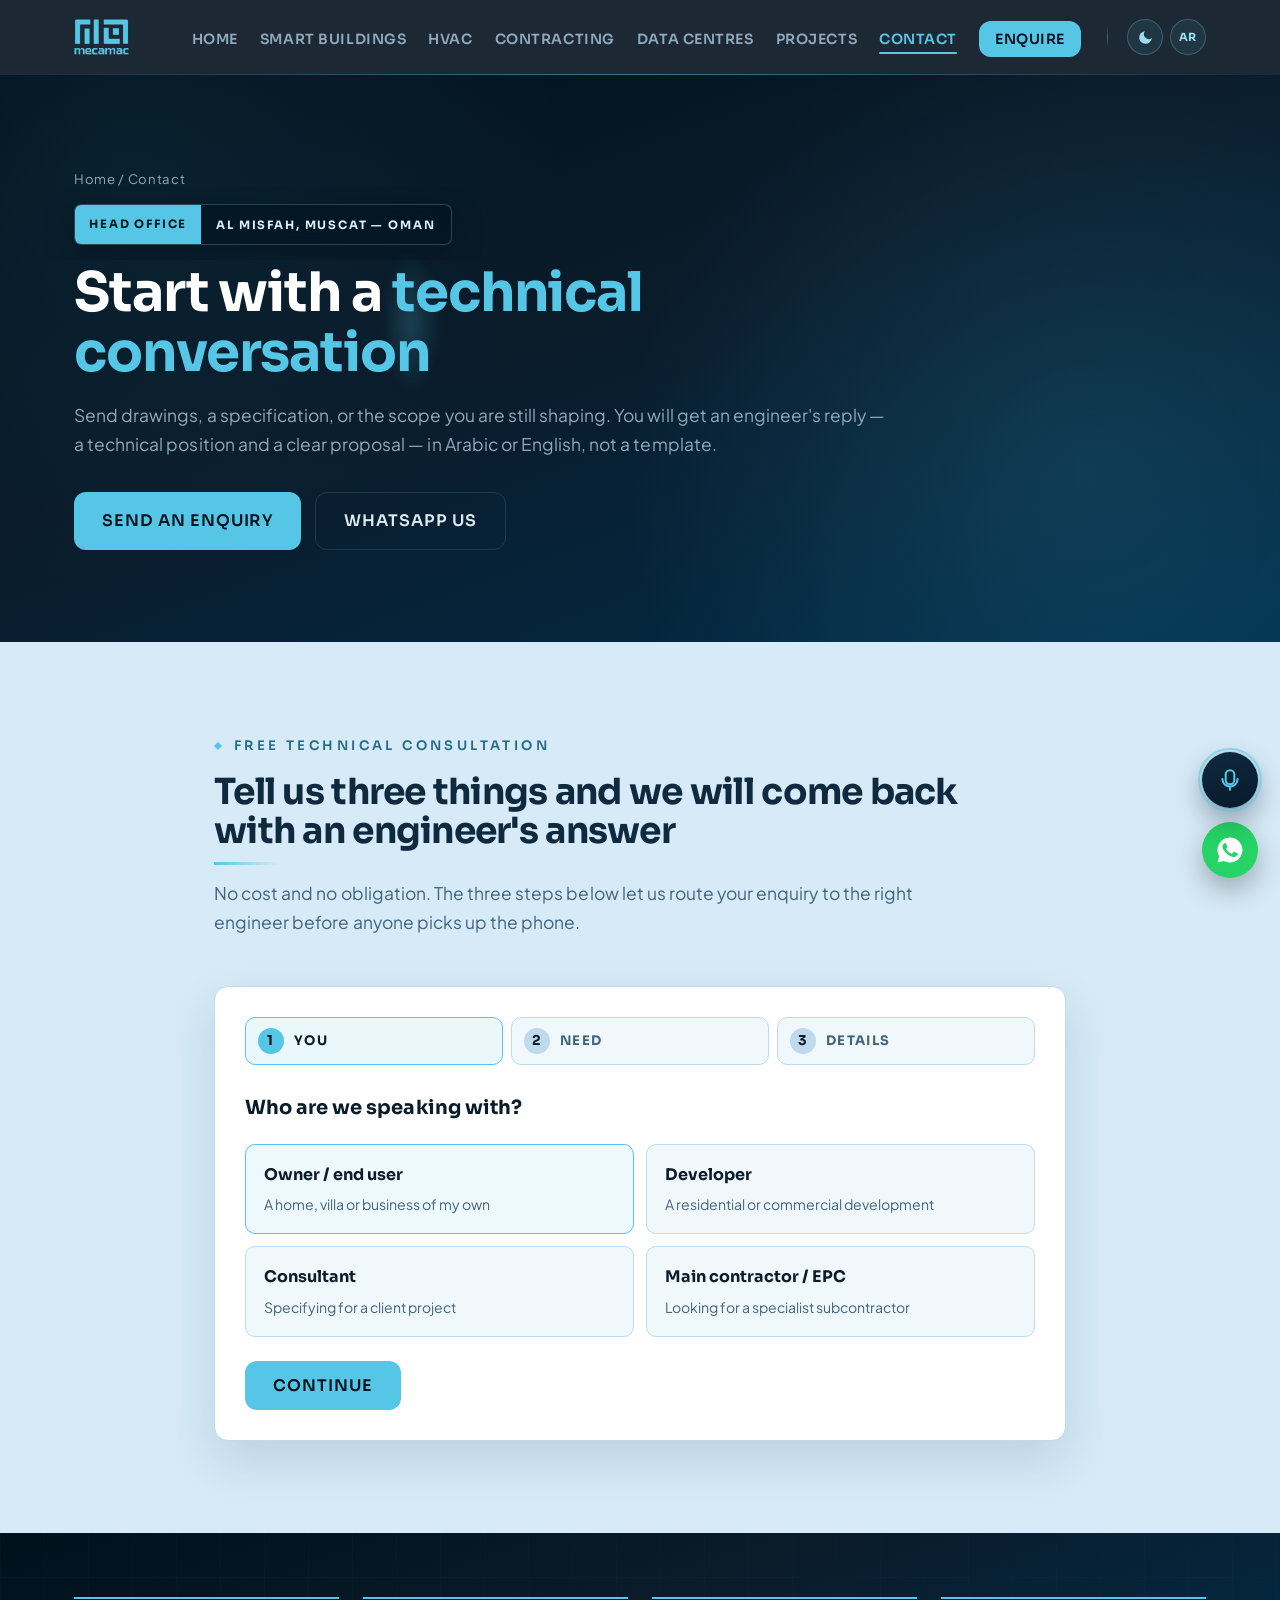
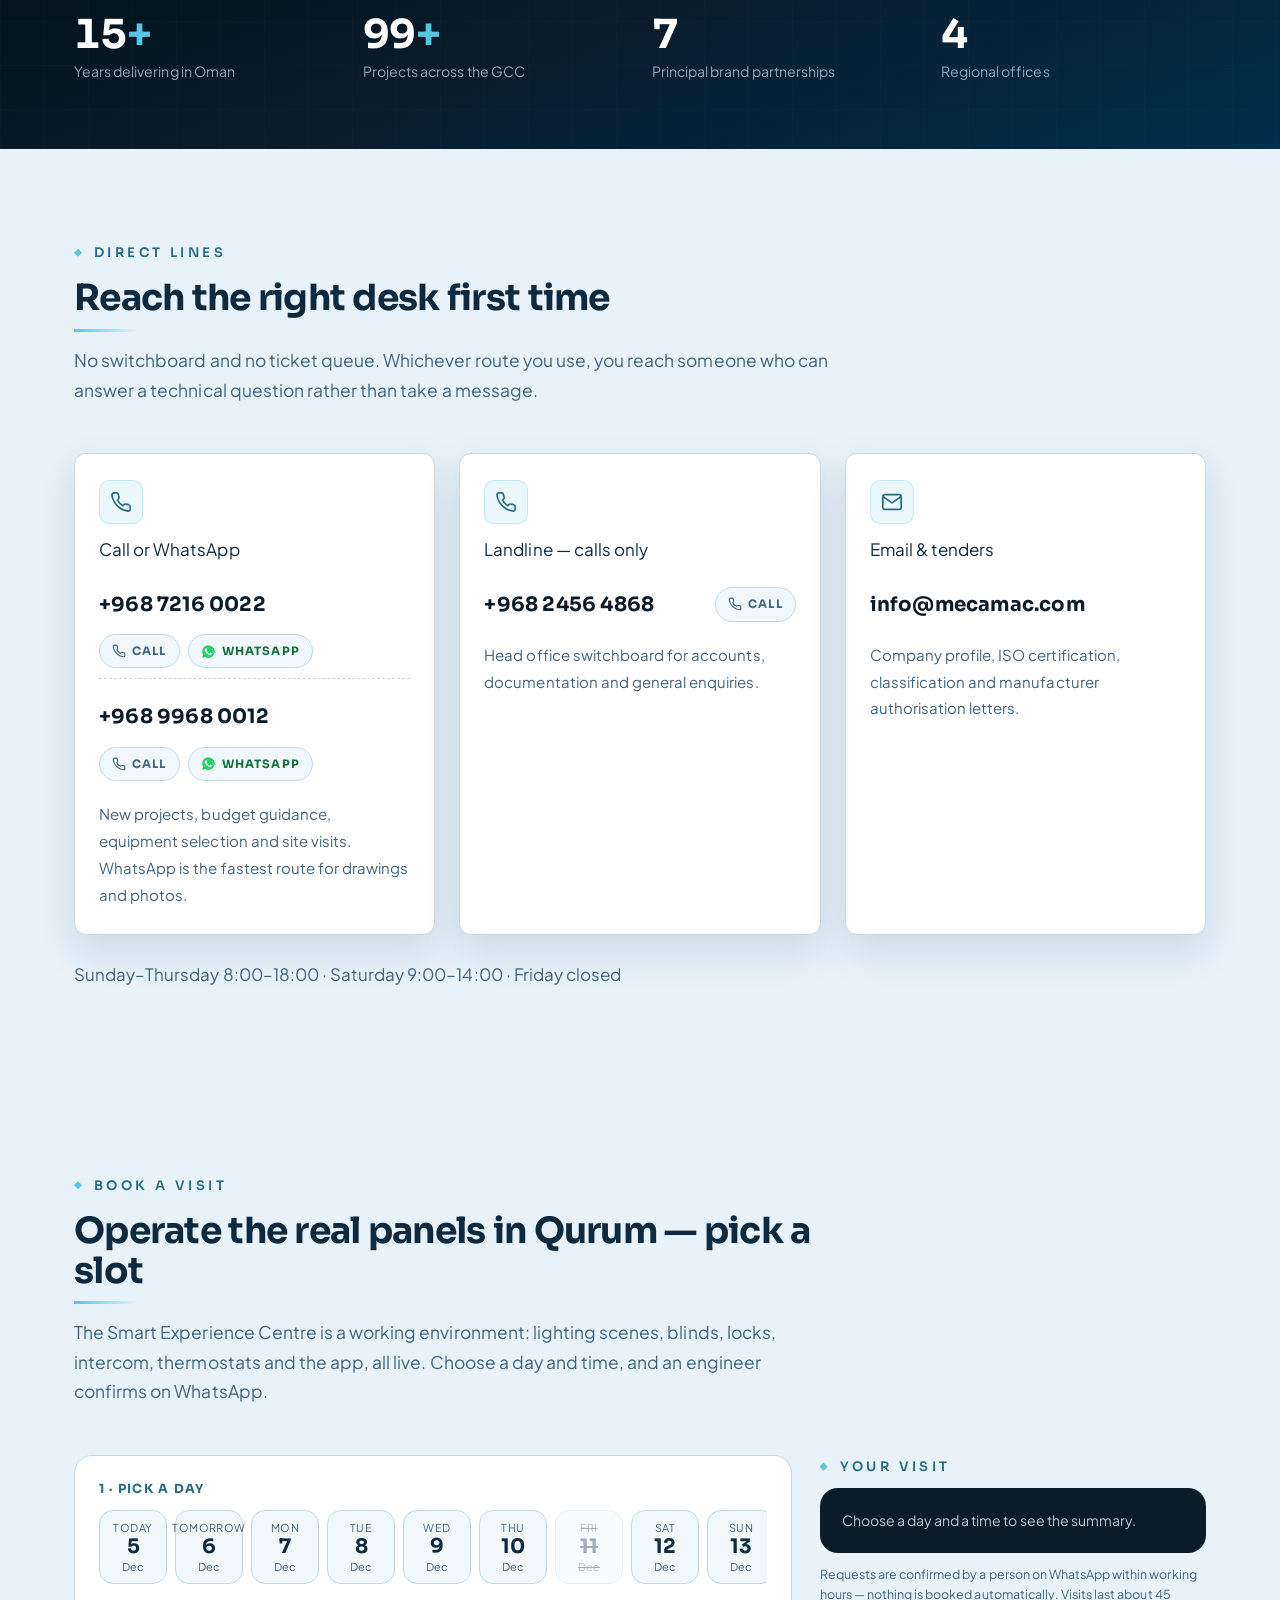
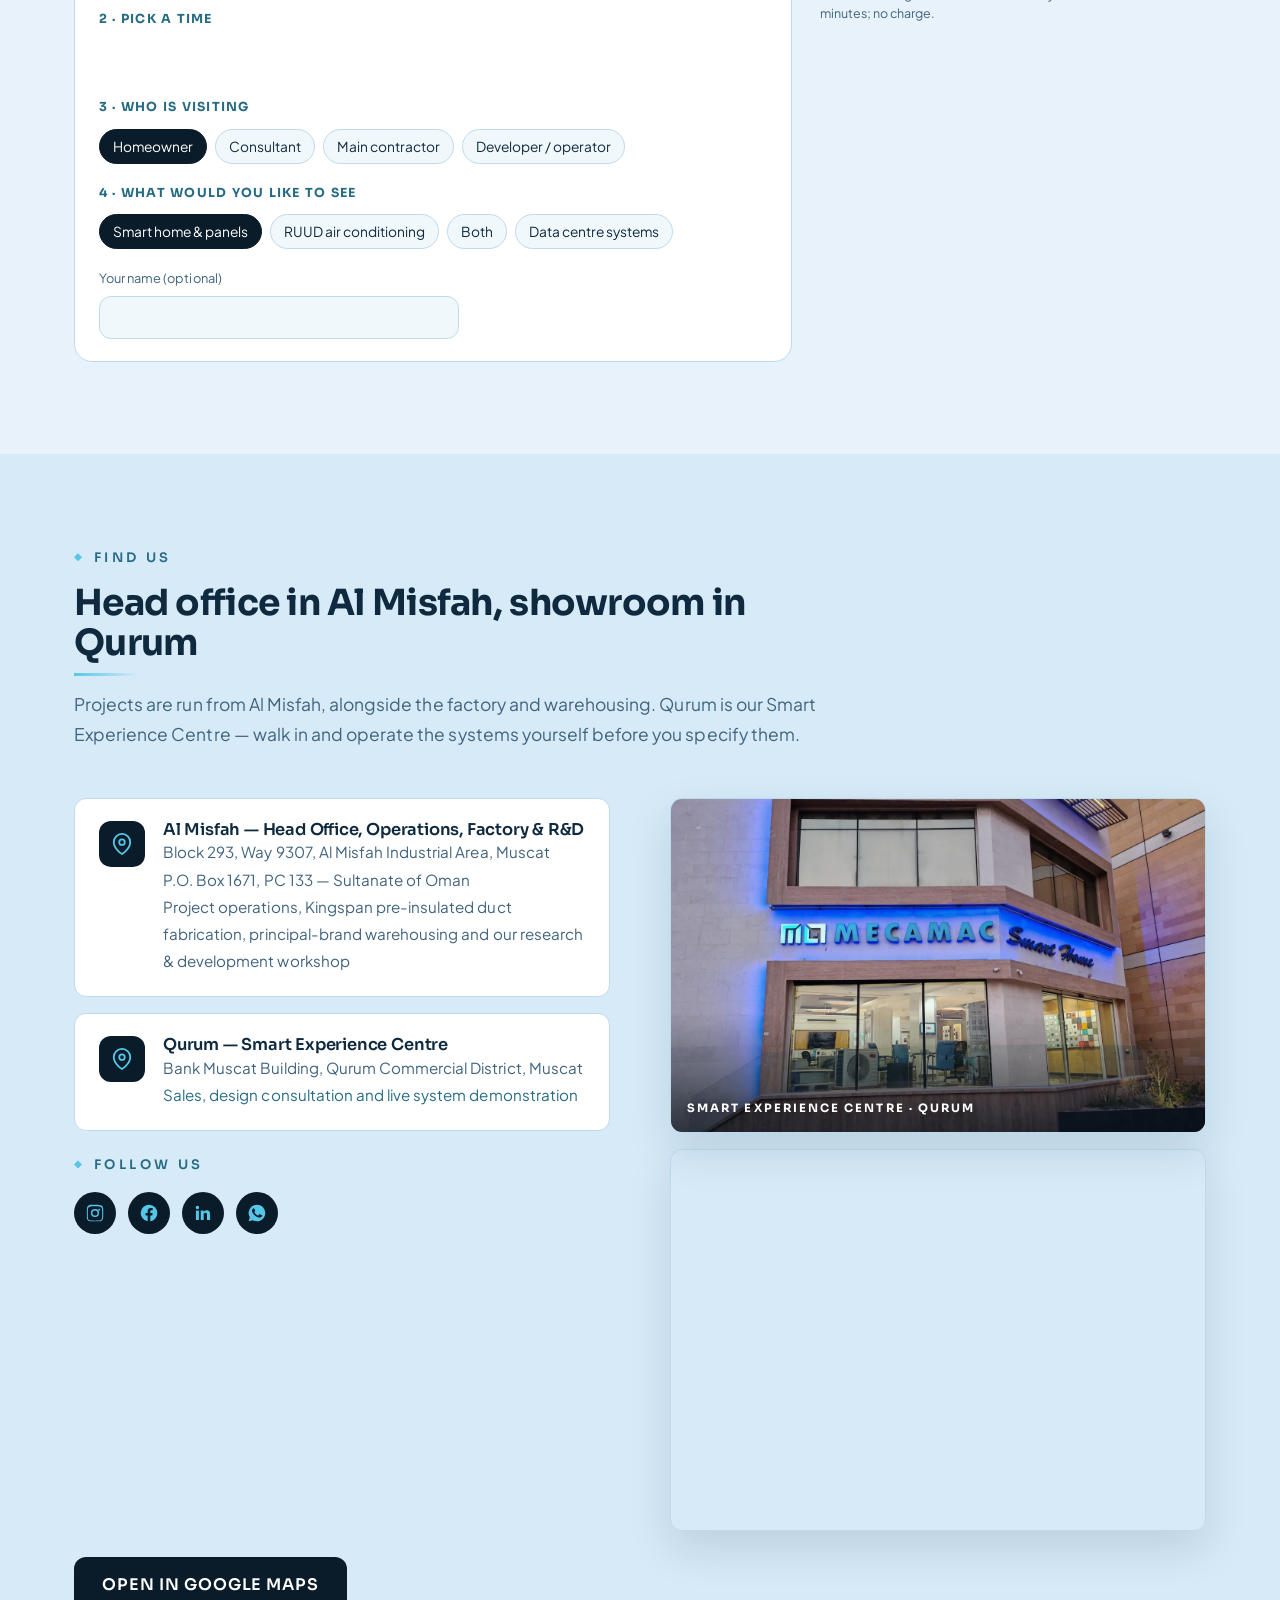
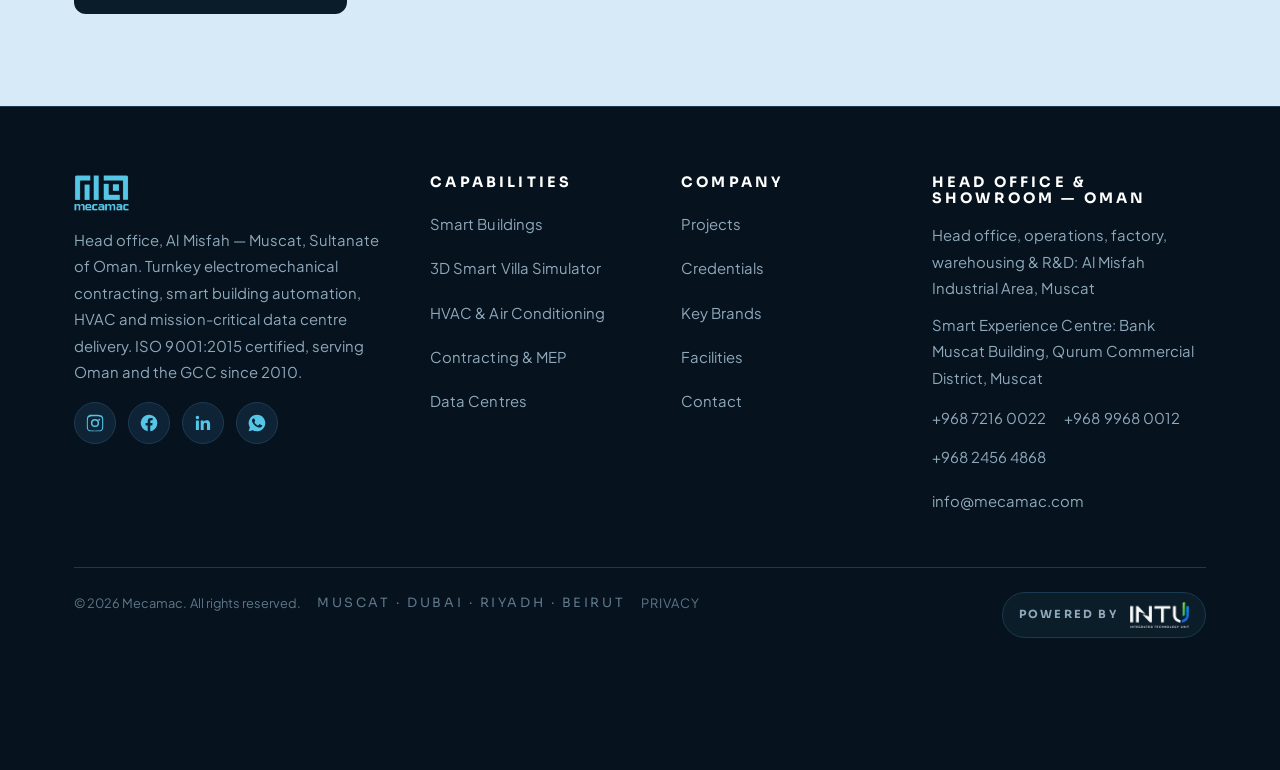
<file: contact/index.html>
<!DOCTYPE html>

<html lang="en">
<head>
<meta charset="utf-8"/>
<script>(function(){var d=document.documentElement;try{var t=localStorage.getItem("mecamac-theme");if(!t)t=window.matchMedia&&matchMedia("(prefers-color-scheme:dark)").matches?"dark":"light";d.setAttribute("data-theme",t);try{if(localStorage.getItem("mecamac-motion")==="off")d.setAttribute("data-motion","off");}catch(e){}var l=localStorage.getItem("mecamac-lang");if(l==="ar"){d.setAttribute("lang","ar");d.setAttribute("dir","rtl");d.classList.add("ar-pending");setTimeout(function(){d.classList.remove("ar-pending");},3000);document.write('<script src="../assets/js/ar.js"><\/script>');}}catch(e){d.setAttribute("data-theme","light");}})();</script>
<meta content="width=device-width, initial-scale=1.0" name="viewport"/>
<meta content="#04141F" name="theme-color"/>
<!-- ⚠️ TESTING PHASE ONLY — REMOVE the next line before launching on the official domain -->
<meta content="noindex, nofollow" name="robots"/>
<title data-i18n="cn.001">Contact Mecamac | Head Office Muscat, Oman — Enquiries, Tenders &amp; Prequalification</title>
<meta content="Contact Mecamac's head office in Al Misfah, Muscat, Oman, and our Smart Experience Centre in Qurum: +968 9968 0012, info@mecamac.com. Enquiries for smart building, HVAC, contracting and data centre projects, tenders and prequalification." name="description"/>
<!-- <link rel="canonical" href="https://www.mecamac.com/contact/"> -->
<meta content="website" property="og:type"/>
<meta content="Contact Mecamac | Head Office Muscat, Oman — Enquiries, Tenders &amp; Prequalification" property="og:title"/>
<meta content="Contact Mecamac's head office in Al Misfah, Muscat, Oman, and our Smart Experience Centre in Qurum: +968 9968 0012, info@mecamac.com. Enquiries for smart building, HVAC, contracting and data centre projects, tenders and prequalification." property="og:description"/>
<meta content="en_OM" property="og:locale"/>
<meta content="https://www.mecamac.com/contact/" property="og:url"/>
<meta content="https://www.mecamac.com/assets/img/og-cover.jpg" property="og:image"/>
<meta content="1200" property="og:image:width"/>
<meta content="630" property="og:image:height"/>
<meta content="Mecamac" property="og:site_name"/>
<meta content="summary_large_image" name="twitter:card"/>
<link href="../assets/img/logo-navy.png" rel="icon" type="image/png"/>
<link href="https://fonts.googleapis.com" rel="preconnect"/>
<link crossorigin="" href="https://fonts.gstatic.com" rel="preconnect"/>
<link href="https://fonts.googleapis.com/css2?family=Sora:wght@600;700;800&amp;family=Plus+Jakarta+Sans:wght@400;500;600;700&amp;display=swap" rel="stylesheet"/>
<link href="https://fonts.googleapis.com/css2?family=IBM+Plex+Sans+Arabic:wght@400;500;600;700&amp;display=swap" rel="stylesheet"/>
<link href="../assets/css/style.css" rel="stylesheet"/>
<script type="application/ld+json">
{
  "@context": "https://schema.org",
  "@type": "ContactPage",
  "name": "Contact Mecamac — Head Office Muscat",
  "mainEntity": {
    "@type": "GeneralContractor",
    "name": "Mecamac",
    "telephone": "+96899680012",
    "email": "info@mecamac.com",
    "address": { "@type": "PostalAddress", "streetAddress": "Al Misfah Industrial Area", "addressLocality": "Muscat", "postalCode": "133", "addressCountry": "OM" },
    "openingHours": ["Su-Th 08:00-18:00", "Sa 09:00-14:00"],
    "sameAs": ["https://www.instagram.com/mecamac", "https://www.facebook.com/MECAMACOMAN", "https://www.linkedin.com/company/mecamac"]
  }
}
</script>
</head>
<body>
<a class="skip-link" href="#main" data-i18n="ui.skip">Skip to content</a>
<header class="site-header">
<nav aria-label="Main" class="nav wrap">
<a aria-label="Mecamac home" class="logo" href="../index.html"><img alt="Mecamac logo" src="../assets/img/logo-cyan.png" style="height:40px;width:auto"/></a>
<div class="nav-right"><ul class="nav-links">
<li><a data-i18n="cn.002" href="../index.html">Home</a></li>
<li><a data-i18n="cn.003" href="../services/smart-building/index.html">Smart Buildings</a></li>
<li><a data-i18n="cn.004" href="../services/hvac/index.html">HVAC</a></li>
<li><a data-i18n="cn.005" href="../services/contracting/index.html">Contracting</a></li>
<li><a data-i18n="cn.006" href="../services/data-center/index.html">Data Centres</a></li>
<li class="nav-extra"><a data-i18n="cn.992" href="../smart-villa/index.html">3D Villa Simulator</a></li>
<li><a data-i18n="cn.007" href="../projects/index.html">Projects</a></li>
<li><a aria-current="page" data-i18n="cn.008" href="../contact/index.html">Contact</a></li>
<li><a class="nav-cta" data-i18n="cn.009" href="../contact/index.html">Enquire</a></li>
</ul><div class="hdr-tools"><button aria-label="Switch to dark mode" class="icon-btn" id="theme-btn" type="button"><svg class="i-moon" viewBox="0 0 24 24" aria-hidden="true"><path d="M21 12.8A9 9 0 1 1 11.2 3a7 7 0 0 0 9.8 9.8z"/></svg><svg class="i-sun" viewBox="0 0 24 24" aria-hidden="true"><path d="M12 17a5 5 0 1 1 0-10 5 5 0 0 1 0 10zm0-13.5a1 1 0 0 1 1 1V6a1 1 0 1 1-2 0V4.5a1 1 0 0 1 1-1zm0 15a1 1 0 0 1 1 1V21a1 1 0 1 1-2 0v-1.5a1 1 0 0 1 1-1zM4.5 11H6a1 1 0 1 1 0 2H4.5a1 1 0 1 1 0-2zm13.5 0h1.5a1 1 0 1 1 0 2H18a1 1 0 1 1 0-2zM6.3 5a1 1 0 0 1 1.4 0l1 1A1 1 0 0 1 7.3 7.4l-1-1A1 1 0 0 1 6.3 5zm10 10a1 1 0 0 1 1.4 0l1 1a1 1 0 0 1-1.4 1.4l-1-1a1 1 0 0 1 0-1.4zm1.4-10a1 1 0 0 1 0 1.4l-1 1A1 1 0 0 1 15.3 6l1-1a1 1 0 0 1 1.4 0zM7.7 15a1 1 0 0 1 0 1.4l-1 1A1 1 0 0 1 5.3 16l1-1a1 1 0 0 1 1.4 0z"/></svg></button><button aria-label="التبديل إلى العربية" class="icon-btn" id="lang-btn" type="button">AR</button><button aria-label="Pause background video" class="icon-btn" id="motion-btn" title="Pause background video" type="button"><svg class="i-pause" viewBox="0 0 24 24" aria-hidden="true"><path d="M8.5 5h2.2v14H8.5zm4.8 0h2.2v14h-2.2z"/></svg><svg class="i-play" viewBox="0 0 24 24" aria-hidden="true"><path d="M8.5 5.2v13.6L19 12z"/></svg></button></div><button aria-expanded="false" aria-label="Menu" class="nav-toggle"><span></span><span></span><span></span></button></div>
</nav>
</header>
<main id="main" tabindex="-1">
<section class="hero">
<div class="wrap" style="grid-template-columns:1fr">
<div style="max-width:820px">
<nav aria-label="Breadcrumb" class="crumbs"><a data-i18n="cn.011" href="../index.html">Home</a> <span>/</span> <span data-i18n="cn.012">Contact</span></nav>
<span class="ribbon" style="margin-top:14px"><b data-i18n="cn.013">Head Office</b><i data-i18n="cn.014">Al Misfah, Muscat — Oman</i></span>
<h1 data-i18n="cn.015" style="margin-top:18px">Start with a <em>technical conversation</em></h1>
<p class="lead inv" data-i18n="cn.016" style="margin-top:18px">Send drawings, a specification, or the scope you are still shaping. You will get an engineer's reply — a technical position and a clear proposal — in Arabic or English, not a template.</p>
<div class="hero-actions">
<a class="btn btn-cyan" data-i18n="cn.017" href="#wa-form">Send an Enquiry</a>
<a class="btn btn-ghost" data-i18n="cn.018" href="https://wa.me/96872160022" rel="noopener" target="_blank">WhatsApp Us</a>
</div>
</div>
</div>
</section>
<!-- ===== CONSULTATION REQUEST (3 STEPS) ===== -->
<section class="section section-tint" id="consult">
<div class="wrap" style="max-width:900px">
<div class="section-head reveal">
<p class="eyebrow" data-i18n="cn.035">Free technical consultation</p>
<h2 data-i18n="cn.036">Tell us three things and we will come back with an engineer's answer</h2>
<p class="lead" data-i18n="cn.037">No cost and no obligation. The three steps below let us route your enquiry to the right engineer before anyone picks up the phone.</p>
</div>
<form class="wiz reveal" id="wa-form" novalidate="">
<ol aria-hidden="true" class="wiz-steps">
<li class="on" data-step="1"><b>1</b><span data-i18n="cn.038">You</span></li>
<li data-step="2"><b>2</b><span data-i18n="cn.039">Need</span></li>
<li data-step="3"><b>3</b><span data-i18n="cn.040">Details</span></li>
</ol>
<fieldset class="wiz-panel on" data-panel="1">
<legend data-i18n="cn.980">Who are we speaking with?</legend>
<div class="opt-grid">
<label class="opt"><input checked="" name="who" type="radio" value="Owner / end user"/><span><b data-i18n="cn.041">Owner / end user</b><i data-i18n="cn.042">A home, villa or business of my own</i></span></label>
<label class="opt"><input name="who" type="radio" value="Developer"/><span><b data-i18n="cn.043">Developer</b><i data-i18n="cn.044">A residential or commercial development</i></span></label>
<label class="opt"><input name="who" type="radio" value="Consultant"/><span><b data-i18n="cn.045">Consultant</b><i data-i18n="cn.046">Specifying for a client project</i></span></label>
<label class="opt"><input name="who" type="radio" value="Main contractor / EPC"/><span><b data-i18n="cn.047">Main contractor / EPC</b><i data-i18n="cn.048">Looking for a specialist subcontractor</i></span></label>
</div>
<div class="wiz-nav"><button class="btn btn-cyan" data-go="2" data-i18n="cn.049" type="button">Continue</button></div>
</fieldset>
<fieldset class="wiz-panel" data-panel="2">
<legend data-i18n="cn.982">What do you need from us?</legend>
<div class="opt-grid">
<label class="opt"><input checked="" name="need" type="radio" value="Full project consultation"/><span><b data-i18n="cn.050">Full project consultation</b><i data-i18n="cn.051">Design input across the whole scope</i></span></label>
<label class="opt"><input name="need" type="radio" value="Smart buildings / BMS"/><span><b data-i18n="cn.052">Smart buildings / BMS</b><i data-i18n="cn.053">KNX, LifeSmart, lighting and controls</i></span></label>
<label class="opt"><input name="need" type="radio" value="HVAC package"/><span><b data-i18n="cn.054">HVAC package</b><i data-i18n="cn.055">Chilled water, VRF, ductwork, RUUD</i></span></label>
<label class="opt"><input name="need" type="radio" value="MEP package / subcontract"/><span><b data-i18n="cn.056">MEP package / subcontract</b><i data-i18n="cn.057">Mechanical, electrical and plumbing</i></span></label>
<label class="opt"><input name="need" type="radio" value="Data centre infrastructure"/><span><b data-i18n="cn.058">Data centre infrastructure</b><i data-i18n="cn.059">Power, cooling, live-hall works</i></span></label>
<label class="opt"><input name="need" type="radio" value="Maintenance (AMC) or prequalification"/><span><b data-i18n="cn.060">Maintenance or tender documents</b><i data-i18n="cn.061">AMC, prequalification, authorisations</i></span></label>
</div>
<div class="wiz-nav"><button class="btn btn-ghost" data-go="1" data-i18n="cn.062" type="button">Back</button><button class="btn btn-cyan" data-go="3" data-i18n="cn.063" type="button">Continue</button></div>
</fieldset>
<fieldset class="wiz-panel" data-panel="3">
<legend data-i18n="cn.981">How do we reach you?</legend>
<div class="fld-grid">
<div><label data-i18n="cn.064" for="cf-name">Name</label><input autocomplete="name" id="cf-name" placeholder="e.g. Ahmed Al Balushi" required="" type="text"/></div>
<div><label data-i18n="cn.065" for="cf-org">Company <em>(optional)</em></label><input autocomplete="organization" id="cf-org" placeholder="e.g. COWI &amp; Partners" type="text"/></div>
<div><label data-i18n="cn.066" for="cf-phone">Phone</label><input autocomplete="tel" id="cf-phone" inputmode="tel" placeholder="+968 ..." type="tel"/></div>
<div><label data-i18n="cn.067" for="cf-email">Email <em>(optional)</em></label><input autocomplete="email" id="cf-email" placeholder="name@company.com" type="email"/></div>
</div>
<label data-i18n="cn.068" for="cf-msg">Project details</label>
<textarea id="cf-msg" placeholder="Asset type, location, scope, programme and any specification references…" rows="4"></textarea>
<div class="wiz-nav"><button class="btn btn-ghost" data-go="2" data-i18n="cn.069" type="button">Back</button><button class="btn btn-cyan" data-i18n="cn.070" type="submit">Send on WhatsApp</button></div>
<p class="wiz-note" data-i18n="cn.071">This opens WhatsApp with your enquiry written out. Nothing is sent until you press send.</p>
</fieldset>
</form>
</div>
</section>
<section class="section section-dark on-dark" style="padding:64px 0">
<div class="wrap stats">
<div class="stat reveal"><b data-count="15">15<i>+</i></b><span data-i18n="cn.081">Years delivering in Oman</span></div>
<div class="stat reveal"><b data-count="100">100<i>+</i></b><span data-i18n="cn.082">Projects across the GCC</span></div>
<div class="stat reveal"><b data-count="7">7</b><span data-i18n="cn.083">Principal brand partnerships</span></div>
<div class="stat reveal"><b data-count="4">4</b><span data-i18n="cn.084">Regional offices</span></div>
</div>
</section>
<!-- ===== REACH THE RIGHT DESK ===== -->
<section class="section" id="desks">
<div class="wrap">
<div class="section-head reveal">
<p class="eyebrow" data-i18n="cn.019">Direct lines</p>
<h2 data-i18n="cn.020">Reach the right desk first time</h2>
<p class="lead" data-i18n="cn.021">No switchboard and no ticket queue. Whichever route you use, you reach someone who can answer a technical question rather than take a message.</p>
</div>
<div class="grid grid-3">
<article class="desk-card reveal">
<span aria-hidden="true" class="desk-ico"><svg viewBox="0 0 24 24"><path d="M22 16.9v3a2 2 0 0 1-2.2 2 19.8 19.8 0 0 1-8.6-3.1 19.5 19.5 0 0 1-6-6A19.8 19.8 0 0 1 2.1 4.2 2 2 0 0 1 4.1 2h3a2 2 0 0 1 2 1.7c.1 1 .4 2 .7 2.9a2 2 0 0 1-.5 2.1L8.1 10a16 16 0 0 0 6 6l1.3-1.3a2 2 0 0 1 2.1-.4c.9.3 1.9.5 2.9.7a2 2 0 0 1 1.6 2z"/></svg></span>
<span class="tag" data-i18n="cn.022">Call or WhatsApp</span>
<div class="num-row"><a class="num" href="tel:+96872160022">+968 7216 0022</a><div class="num-acts"><a class="num-act" href="tel:+96872160022"><svg viewBox="0 0 24 24"><path d="M22 16.9v3a2 2 0 0 1-2.2 2 19.8 19.8 0 0 1-8.6-3.1 19.5 19.5 0 0 1-6-6A19.8 19.8 0 0 1 2.1 4.2 2 2 0 0 1 4.1 2h3a2 2 0 0 1 2 1.7c.1 1 .4 2 .7 2.9a2 2 0 0 1-.5 2.1L8.1 10a16 16 0 0 0 6 6l1.3-1.3a2 2 0 0 1 2.1-.4c.9.3 1.9.5 2.9.7a2 2 0 0 1 1.6 2z"/></svg><span data-i18n="cn.023">Call</span></a><a class="num-act wa" href="https://wa.me/96872160022" rel="noopener" target="_blank"><svg viewBox="0 0 24 24"><path d="M12 2a10 10 0 0 0-8.6 15.1L2 22l5-1.3A10 10 0 1 0 12 2zm5.5 14.1c-.2.7-1.3 1.3-1.9 1.4-.5.1-1.1.1-1.8-.1-.4-.1-1-.3-1.7-.6-2.9-1.3-4.8-4.2-4.9-4.4-.1-.2-1.2-1.6-1.2-3s.7-2.1 1-2.4c.3-.3.6-.4.8-.4h.6c.2 0 .4 0 .6.5.2.6.8 2 .8 2.1.1.1.1.3 0 .5-.1.2-.1.3-.3.5l-.4.5c-.1.1-.3.3-.1.6.2.3.8 1.3 1.7 2.1 1.2 1 2.1 1.4 2.4 1.5.3.1.5.1.7-.1.2-.2.8-.9 1-1.2.2-.3.4-.3.7-.2.3.1 1.8.9 2.1 1 .3.2.5.2.6.4.1.1.1.7-.1 1.3z"/></svg><span data-i18n="cn.024">WhatsApp</span></a></div></div>
<div class="num-row"><a class="num" href="tel:+96899680012">+968 9968 0012</a><div class="num-acts"><a class="num-act" href="tel:+96899680012"><svg viewBox="0 0 24 24"><path d="M22 16.9v3a2 2 0 0 1-2.2 2 19.8 19.8 0 0 1-8.6-3.1 19.5 19.5 0 0 1-6-6A19.8 19.8 0 0 1 2.1 4.2 2 2 0 0 1 4.1 2h3a2 2 0 0 1 2 1.7c.1 1 .4 2 .7 2.9a2 2 0 0 1-.5 2.1L8.1 10a16 16 0 0 0 6 6l1.3-1.3a2 2 0 0 1 2.1-.4c.9.3 1.9.5 2.9.7a2 2 0 0 1 1.6 2z"/></svg><span data-i18n="cn.025">Call</span></a><a class="num-act wa" href="https://wa.me/96899680012" rel="noopener" target="_blank"><svg viewBox="0 0 24 24"><path d="M12 2a10 10 0 0 0-8.6 15.1L2 22l5-1.3A10 10 0 1 0 12 2zm5.5 14.1c-.2.7-1.3 1.3-1.9 1.4-.5.1-1.1.1-1.8-.1-.4-.1-1-.3-1.7-.6-2.9-1.3-4.8-4.2-4.9-4.4-.1-.2-1.2-1.6-1.2-3s.7-2.1 1-2.4c.3-.3.6-.4.8-.4h.6c.2 0 .4 0 .6.5.2.6.8 2 .8 2.1.1.1.1.3 0 .5-.1.2-.1.3-.3.5l-.4.5c-.1.1-.3.3-.1.6.2.3.8 1.3 1.7 2.1 1.2 1 2.1 1.4 2.4 1.5.3.1.5.1.7-.1.2-.2.8-.9 1-1.2.2-.3.4-.3.7-.2.3.1 1.8.9 2.1 1 .3.2.5.2.6.4.1.1.1.7-.1 1.3z"/></svg><span data-i18n="cn.026">WhatsApp</span></a></div></div>
<p data-i18n="cn.027">New projects, budget guidance, equipment selection and site visits. WhatsApp is the fastest route for drawings and photos.</p>
</article>
<article class="desk-card reveal">
<span aria-hidden="true" class="desk-ico"><svg viewBox="0 0 24 24"><path d="M22 16.9v3a2 2 0 0 1-2.2 2 19.8 19.8 0 0 1-8.6-3.1 19.5 19.5 0 0 1-6-6A19.8 19.8 0 0 1 2.1 4.2 2 2 0 0 1 4.1 2h3a2 2 0 0 1 2 1.7c.1 1 .4 2 .7 2.9a2 2 0 0 1-.5 2.1L8.1 10a16 16 0 0 0 6 6l1.3-1.3a2 2 0 0 1 2.1-.4c.9.3 1.9.5 2.9.7a2 2 0 0 1 1.6 2z"/></svg></span>
<span class="tag" data-i18n="cn.028">Landline — calls only</span>
<div class="num-row"><a class="num" href="tel:+96824564868">+968 2456 4868</a><div class="num-acts"><a class="num-act" href="tel:+96824564868"><svg viewBox="0 0 24 24"><path d="M22 16.9v3a2 2 0 0 1-2.2 2 19.8 19.8 0 0 1-8.6-3.1 19.5 19.5 0 0 1-6-6A19.8 19.8 0 0 1 2.1 4.2 2 2 0 0 1 4.1 2h3a2 2 0 0 1 2 1.7c.1 1 .4 2 .7 2.9a2 2 0 0 1-.5 2.1L8.1 10a16 16 0 0 0 6 6l1.3-1.3a2 2 0 0 1 2.1-.4c.9.3 1.9.5 2.9.7a2 2 0 0 1 1.6 2z"/></svg><span data-i18n="cn.029">Call</span></a></div></div>
<p data-i18n="cn.030">Head office switchboard for accounts, documentation and general enquiries.</p>
</article>
<article class="desk-card reveal">
<span aria-hidden="true" class="desk-ico"><svg viewBox="0 0 24 24"><path d="M4 4h16a2 2 0 0 1 2 2v12a2 2 0 0 1-2 2H4a2 2 0 0 1-2-2V6a2 2 0 0 1 2-2z"/><path d="m22 6-10 7L2 6"/></svg></span>
<span class="tag" data-i18n="cn.031">Email &amp; tenders</span>
<div class="num-row"><a class="num" data-i18n="cn.032" href="mailto:info@mecamac.com">info@mecamac.com</a></div>
<p data-i18n="cn.033">Company profile, ISO certification, classification and manufacturer authorisation letters.</p>
</article>
</div>
<p class="reveal" data-i18n="cn.034" style="margin-top:24px;color:var(--text-soft)">Sunday–Thursday 8:00–18:00 · Saturday 9:00–14:00 · Friday closed</p>
</div>
</section>
<!-- ===== FIND US ===== -->
<!-- ===== BOOK A SHOWROOM VISIT ===== -->
<section class="section" id="visit">
<div class="wrap">
<div class="section-head reveal">
<p class="eyebrow" data-i18n="cn.940">Book a visit</p>
<h2 data-i18n="cn.941">Operate the real panels in Qurum — pick a slot</h2>
<p class="lead" data-i18n="cn.942">The Smart Experience Centre is a working environment: lighting scenes, blinds, locks, intercom, thermostats and the app, all live. Choose a day and time, and an engineer confirms on WhatsApp.</p>
</div>
<div class="reveal" id="visit-booking"></div>
</div>
</section>
<section class="section section-tint" id="find-us">
<div class="wrap">
<div class="section-head reveal">
<p class="eyebrow" data-i18n="cn.072">Find us</p>
<h2 data-i18n="cn.073">Head office in Al Misfah, showroom in Qurum</h2>
<p class="lead" data-i18n="cn.074">Projects are run from Al Misfah, alongside the factory and warehousing. Qurum is our Smart Experience Centre — walk in and operate the systems yourself before you specify them.</p>
</div>
<div class="split" style="align-items:stretch">
<div class="reveal">
<div class="contact-cards">
<div class="contact-card">
<div class="ico"><svg viewBox="0 0 24 24"><path d="M21 10c0 7-9 13-9 13S3 17 3 10a9 9 0 1 1 18 0z"/><circle cx="12" cy="10" r="3"/></svg></div>
<div><h3 data-i18n="cn.077">Al Misfah — Head Office, Operations, Factory &amp; R&amp;D</h3><p data-i18n="cn.078">Block 293, Way 9307, Al Misfah Industrial Area, Muscat<br/>P.O. Box 1671, PC 133 — Sultanate of Oman<br/>Project operations, Kingspan pre-insulated duct fabrication, principal-brand warehousing and our research &amp; development workshop</p></div>
</div>
<div class="contact-card">
<div class="ico"><svg viewBox="0 0 24 24"><path d="M21 10c0 7-9 13-9 13S3 17 3 10a9 9 0 1 1 18 0z"/><circle cx="12" cy="10" r="3"/></svg></div>
<div><h3 data-i18n="cn.075">Qurum — Smart Experience Centre</h3><p data-i18n="cn.076">Bank Muscat Building, Qurum Commercial District, Muscat<br/><span style="color:var(--cyan-dim)">Sales, design consultation and live system demonstration</span></p></div>
</div>
</div>
<div class="reveal" style="margin-top:22px">
<p class="eyebrow" data-i18n="cn.079" style="margin-bottom:12px">Follow us</p>
<div aria-label="Social media" class="socials">
<a aria-label="Instagram" href="https://www.instagram.com/mecamac" rel="noopener" target="_blank"><svg viewBox="0 0 24 24"><path d="M12 2.2c3.2 0 3.6 0 4.9.1 1.2.1 1.8.2 2.2.4.6.2 1 .5 1.4.9.4.4.7.8.9 1.4.2.4.4 1 .4 2.2.1 1.3.1 1.7.1 4.9s0 3.6-.1 4.9c-.1 1.2-.2 1.8-.4 2.2-.2.6-.5 1-.9 1.4-.4.4-.8.7-1.4.9-.4.2-1 .4-2.2.4-1.3.1-1.7.1-4.9.1s-3.6 0-4.9-.1c-1.2-.1-1.8-.2-2.2-.4-.6-.2-1-.5-1.4-.9-.4-.4-.7-.8-.9-1.4-.2-.4-.4-1-.4-2.2C2.2 15.6 2.2 15.2 2.2 12s0-3.6.1-4.9c.1-1.2.2-1.8.4-2.2.2-.6.5-1 .9-1.4.4-.4.8-.7 1.4-.9.4-.2 1-.4 2.2-.4C8.4 2.2 8.8 2.2 12 2.2zm0 1.8c-3.1 0-3.5 0-4.8.1-1.1.1-1.5.2-1.7.3-.4.2-.7.4-1 .7-.3.3-.5.6-.7 1-.1.2-.2.6-.3 1.7-.1 1.3-.1 1.7-.1 4.8s0 3.5.1 4.8c.1 1.1.2 1.5.3 1.7.2.4.4.7.7 1 .3.3.6.5 1 .7.2.1.6.2 1.7.3 1.3.1 1.7.1 4.8.1s3.5 0 4.8-.1c1.1-.1 1.5-.2 1.7-.3.4-.2.7-.4 1-.7.3-.3.5-.6.7-1 .1-.2.2-.6.3-1.7.1-1.3.1-1.7.1-4.8s0-3.5-.1-4.8c-.1-1.1-.2-1.5-.3-1.7-.2-.4-.4-.7-.7-1-.3-.3-.6-.5-1-.7-.2-.1-.6-.2-1.7-.3-1.3-.1-1.7-.1-4.8-.1zm0 3.1a4.9 4.9 0 1 1 0 9.8 4.9 4.9 0 0 1 0-9.8zm0 1.8a3.1 3.1 0 1 0 0 6.2 3.1 3.1 0 0 0 0-6.2zm5.1-2.1a1.1 1.1 0 1 1 0 2.3 1.1 1.1 0 0 1 0-2.3z"/></svg></a>
<a aria-label="Facebook" href="https://www.facebook.com/MECAMACOMAN" rel="noopener" target="_blank"><svg viewBox="0 0 24 24"><path d="M22 12a10 10 0 1 0-11.6 9.9v-7H7.9V12h2.5V9.8c0-2.5 1.5-3.9 3.8-3.9 1.1 0 2.2.2 2.2.2v2.5h-1.3c-1.2 0-1.6.8-1.6 1.6V12h2.8l-.4 2.9h-2.4v7A10 10 0 0 0 22 12z"/></svg></a>
<a aria-label="LinkedIn" href="https://www.linkedin.com/company/mecamac" rel="noopener" target="_blank"><svg viewBox="0 0 24 24"><path d="M20.4 20.4h-3.6v-5.6c0-1.3 0-3-1.9-3s-2.1 1.4-2.1 2.9v5.7H9.3V9h3.4v1.6h.1c.5-.9 1.7-1.9 3.4-1.9 3.6 0 4.3 2.4 4.3 5.5v6.2zM5.3 7.4a2.1 2.1 0 1 1 0-4.2 2.1 2.1 0 0 1 0 4.2zM7.1 20.4H3.5V9h3.6v11.4z"/></svg></a>
<a aria-label="WhatsApp" href="https://wa.me/96872160022" rel="noopener" target="_blank"><svg viewBox="0 0 24 24"><path d="M12 2a10 10 0 0 0-8.6 15.1L2 22l5-1.3A10 10 0 1 0 12 2zm5.5 14.1c-.2.7-1.3 1.3-1.9 1.4-.5.1-1.1.1-1.8-.1-.4-.1-1-.3-1.7-.6-2.9-1.3-4.8-4.2-4.9-4.4-.1-.2-1.2-1.6-1.2-3s.7-2.1 1-2.4c.3-.3.6-.4.8-.4h.6c.2 0 .4 0 .6.5.2.6.8 2 .8 2.1.1.1.1.3 0 .5-.1.2-.1.3-.3.5l-.4.5c-.1.1-.3.3-.1.6.2.3.8 1.3 1.7 2.1 1.2 1 2.1 1.4 2.4 1.5.3.1.5.1.7-.1.2-.2.8-.9 1-1.2.2-.3.4-.3.7-.2.3.1 1.8.9 2.1 1 .3.2.5.2.6.4.1.1.1.7-.1 1.3z"/></svg></a>
</div>
</div>
</div>
<div class="find-media reveal">
<figure class="site-photo" style="margin:0"><img alt="Mecamac Smart Experience Centre — Bank Muscat Building, Qurum, at dusk" loading="lazy" src="../assets/img/showroom-exterior.webp"/><figcaption data-i18n="cn.900">Smart Experience Centre · Qurum</figcaption></figure>
<figure class="map-frame" id="map" style="margin:0">
<iframe loading="lazy" referrerpolicy="no-referrer-when-downgrade" src="https://www.google.com/maps?q=Mecamac,+Al+Misfah+Industrial+Area,+Muscat,+Oman&amp;output=embed" title="Mecamac head office — Al Misfah Industrial Area, Muscat"></iframe>
</figure>
</div>
</div>
<div class="hero-actions reveal" style="margin-top:26px">
<a class="btn btn-navy" data-i18n="cn.080" href="https://www.google.com/maps?q=Mecamac,+Al+Misfah+Industrial+Area,+Muscat,+Oman" rel="noopener" target="_blank">Open in Google Maps</a>
</div>
</div>
</section>
</main>
<footer class="site-footer">
<div class="wrap">
<div class="footer-grid">
<div>
<img alt="Mecamac logo" src="../assets/img/logo-cyan.png"/>
<p data-i18n="cn.085">Head office, Al Misfah — Muscat, Sultanate of Oman. Turnkey electromechanical contracting, smart building automation, HVAC and mission-critical data centre delivery. ISO 9001:2015 certified, serving Oman and the GCC since 2010.</p>
<div aria-label="Social media" class="socials">
<a aria-label="Instagram" href="https://www.instagram.com/mecamac" rel="noopener" target="_blank"><svg viewBox="0 0 24 24"><path d="M12 2.2c3.2 0 3.6 0 4.9.1 1.2.1 1.8.2 2.2.4.6.2 1 .5 1.4.9.4.4.7.8.9 1.4.2.4.4 1 .4 2.2.1 1.3.1 1.7.1 4.9s0 3.6-.1 4.9c-.1 1.2-.2 1.8-.4 2.2-.2.6-.5 1-.9 1.4-.4.4-.8.7-1.4.9-.4.2-1 .4-2.2.4-1.3.1-1.7.1-4.9.1s-3.6 0-4.9-.1c-1.2-.1-1.8-.2-2.2-.4-.6-.2-1-.5-1.4-.9-.4-.4-.7-.8-.9-1.4-.2-.4-.4-1-.4-2.2C2.2 15.6 2.2 15.2 2.2 12s0-3.6.1-4.9c.1-1.2.2-1.8.4-2.2.2-.6.5-1 .9-1.4.4-.4.8-.7 1.4-.9.4-.2 1-.4 2.2-.4C8.4 2.2 8.8 2.2 12 2.2zm0 1.8c-3.1 0-3.5 0-4.8.1-1.1.1-1.5.2-1.7.3-.4.2-.7.4-1 .7-.3.3-.5.6-.7 1-.1.2-.2.6-.3 1.7-.1 1.3-.1 1.7-.1 4.8s0 3.5.1 4.8c.1 1.1.2 1.5.3 1.7.2.4.4.7.7 1 .3.3.6.5 1 .7.2.1.6.2 1.7.3 1.3.1 1.7.1 4.8.1s3.5 0 4.8-.1c1.1-.1 1.5-.2 1.7-.3.4-.2.7-.4 1-.7.3-.3.5-.6.7-1 .1-.2.2-.6.3-1.7.1-1.3.1-1.7.1-4.8s0-3.5-.1-4.8c-.1-1.1-.2-1.5-.3-1.7-.2-.4-.4-.7-.7-1-.3-.3-.6-.5-1-.7-.2-.1-.6-.2-1.7-.3-1.3-.1-1.7-.1-4.8-.1zm0 3.1a4.9 4.9 0 1 1 0 9.8 4.9 4.9 0 0 1 0-9.8zm0 1.8a3.1 3.1 0 1 0 0 6.2 3.1 3.1 0 0 0 0-6.2zm5.1-2.1a1.1 1.1 0 1 1 0 2.3 1.1 1.1 0 0 1 0-2.3z"/></svg></a>
<a aria-label="Facebook" href="https://www.facebook.com/MECAMACOMAN" rel="noopener" target="_blank"><svg viewBox="0 0 24 24"><path d="M22 12a10 10 0 1 0-11.6 9.9v-7H7.9V12h2.5V9.8c0-2.5 1.5-3.9 3.8-3.9 1.1 0 2.2.2 2.2.2v2.5h-1.3c-1.2 0-1.6.8-1.6 1.6V12h2.8l-.4 2.9h-2.4v7A10 10 0 0 0 22 12z"/></svg></a>
<a aria-label="LinkedIn" href="https://www.linkedin.com/company/mecamac" rel="noopener" target="_blank"><svg viewBox="0 0 24 24"><path d="M20.4 20.4h-3.6v-5.6c0-1.3 0-3-1.9-3s-2.1 1.4-2.1 2.9v5.7H9.3V9h3.4v1.6h.1c.5-.9 1.7-1.9 3.4-1.9 3.6 0 4.3 2.4 4.3 5.5v6.2zM5.3 7.4a2.1 2.1 0 1 1 0-4.2 2.1 2.1 0 0 1 0 4.2zM7.1 20.4H3.5V9h3.6v11.4z"/></svg></a>
<a aria-label="WhatsApp" href="https://wa.me/96872160022" rel="noopener" target="_blank"><svg viewBox="0 0 24 24"><path d="M12 2a10 10 0 0 0-8.6 15.1L2 22l5-1.3A10 10 0 1 0 12 2zm5.5 14.1c-.2.7-1.3 1.3-1.9 1.4-.5.1-1.1.1-1.8-.1-.4-.1-1-.3-1.7-.6-2.9-1.3-4.8-4.2-4.9-4.4-.1-.2-1.2-1.6-1.2-3s.7-2.1 1-2.4c.3-.3.6-.4.8-.4h.6c.2 0 .4 0 .6.5.2.6.8 2 .8 2.1.1.1.1.3 0 .5-.1.2-.1.3-.3.5l-.4.5c-.1.1-.3.3-.1.6.2.3.8 1.3 1.7 2.1 1.2 1 2.1 1.4 2.4 1.5.3.1.5.1.7-.1.2-.2.8-.9 1-1.2.2-.3.4-.3.7-.2.3.1 1.8.9 2.1 1 .3.2.5.2.6.4.1.1.1.7-.1 1.3z"/></svg></a>
</div>
</div>
<div>
<h2 class="foot-h" data-i18n="cn.086">Capabilities</h2>
<ul>
<li><a data-i18n="cn.087" href="../services/smart-building/index.html">Smart Buildings</a></li>
<li><a data-i18n="cn.991" href="../smart-villa/index.html">3D Smart Villa Simulator</a></li>
<li><a data-i18n="cn.088" href="../services/hvac/index.html">HVAC &amp; Air Conditioning</a></li>
<li><a data-i18n="cn.089" href="../services/contracting/index.html">Contracting &amp; MEP</a></li>
<li><a data-i18n="cn.090" href="../services/data-center/index.html">Data Centres</a></li>
</ul>
</div>
<div>
<h2 class="foot-h" data-i18n="cn.091">Company</h2>
<ul>
<li><a data-i18n="cn.092" href="../projects/index.html">Projects</a></li>
<li><a data-i18n="cn.993" href="../credentials/index.html">Credentials</a></li>
<li><a data-i18n="cn.093" href="../index.html#brands">Key Brands</a></li>
<li><a data-i18n="cn.094" href="../index.html#facilities">Facilities</a></li>
<li><a data-i18n="cn.095" href="../contact/index.html">Contact</a></li>
</ul>
</div>
<div>
<h2 class="foot-h" data-i18n="cn.096">Head Office &amp; Showroom — Oman</h2>
<ul>
<li data-i18n="cn.098">Head office, operations, factory, warehousing &amp; R&amp;D: Al Misfah Industrial Area, Muscat</li>
<li data-i18n="cn.097">Smart Experience Centre: Bank Muscat Building, Qurum Commercial District, Muscat</li>
<li class="foot-tels"><a href="tel:+96872160022">+968 7216 0022</a><a href="tel:+96899680012">+968 9968 0012</a><a href="tel:+96824564868">+968 2456 4868</a></li>
<li><a data-i18n="cn.099" href="mailto:info@mecamac.com">info@mecamac.com</a></li>
</ul>
</div>
</div>
<div class="footer-bottom">
<span data-i18n="cn.100">© 2026 Mecamac. All rights reserved.</span>
<span class="footer-cities" data-i18n="cn.101">Muscat · Dubai · Riyadh · Beirut</span>
<a class="footer-privacy" data-i18n="cn.990" href="../privacy/index.html">Privacy</a>
<a aria-label="Powered by INTU — Integrated Technology Unit" class="powered" href="https://www.intuservices.com" rel="noopener" target="_blank"><span data-i18n="cn.102">Powered by</span><img alt="INTU — Integrated Technology Unit" src="../assets/img/logos/intu-white.png"/></a>
</div>
</div>
</footer>
<a aria-label="Chat on WhatsApp" class="wa-float" href="https://wa.me/96872160022" rel="noopener" target="_blank">
  <svg viewBox="0 0 24 24"><path d="M12 2a10 10 0 0 0-8.6 15.1L2 22l5-1.3A10 10 0 1 0 12 2zm5.5 14.1c-.2.7-1.3 1.3-1.9 1.4-.5.1-1.1.1-1.8-.1-.4-.1-1-.3-1.7-.6-2.9-1.3-4.8-4.2-4.9-4.4-.1-.2-1.2-1.6-1.2-3s.7-2.1 1-2.4c.3-.3.6-.4.8-.4h.6c.2 0 .4 0 .6.5.2.6.8 2 .8 2.1.1.1.1.3 0 .5-.1.2-.1.3-.3.5l-.4.5c-.1.1-.3.3-.1.6.2.3.8 1.3 1.7 2.1 1.2 1 2.1 1.4 2.4 1.5.3.1.5.1.7-.1.2-.2.8-.9 1-1.2.2-.3.4-.3.7-.2.3.1 1.8.9 2.1 1 .3.2.5.2.6.4.1.1.1.7-.1 1.3z"/></svg>
</a>
<script src="../assets/js/i18n.js"></script>
<script src="../assets/js/main.js"></script>
<script defer src="../assets/js/motion.js"></script>
<script src="../assets/js/concierge.js"></script>
<script src="../assets/js/booking.js"></script>
</body>
</html>
</file>
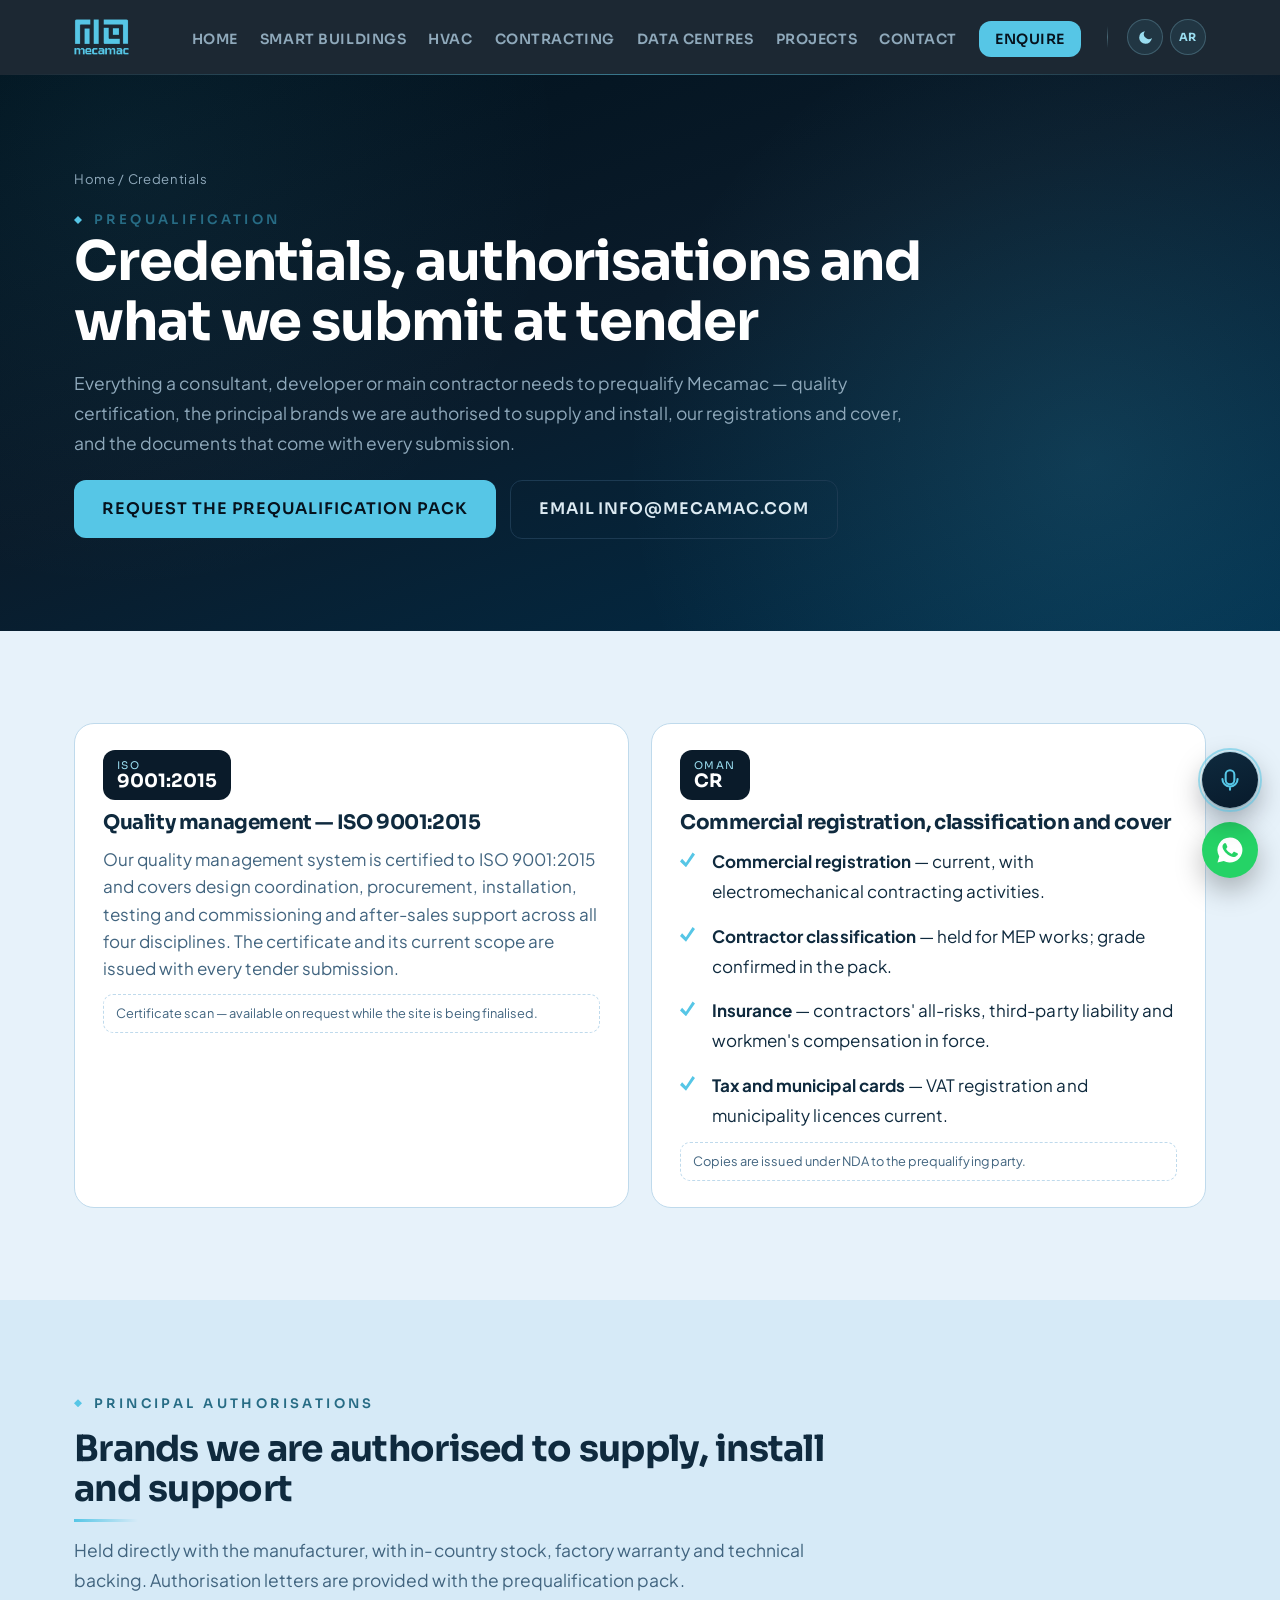
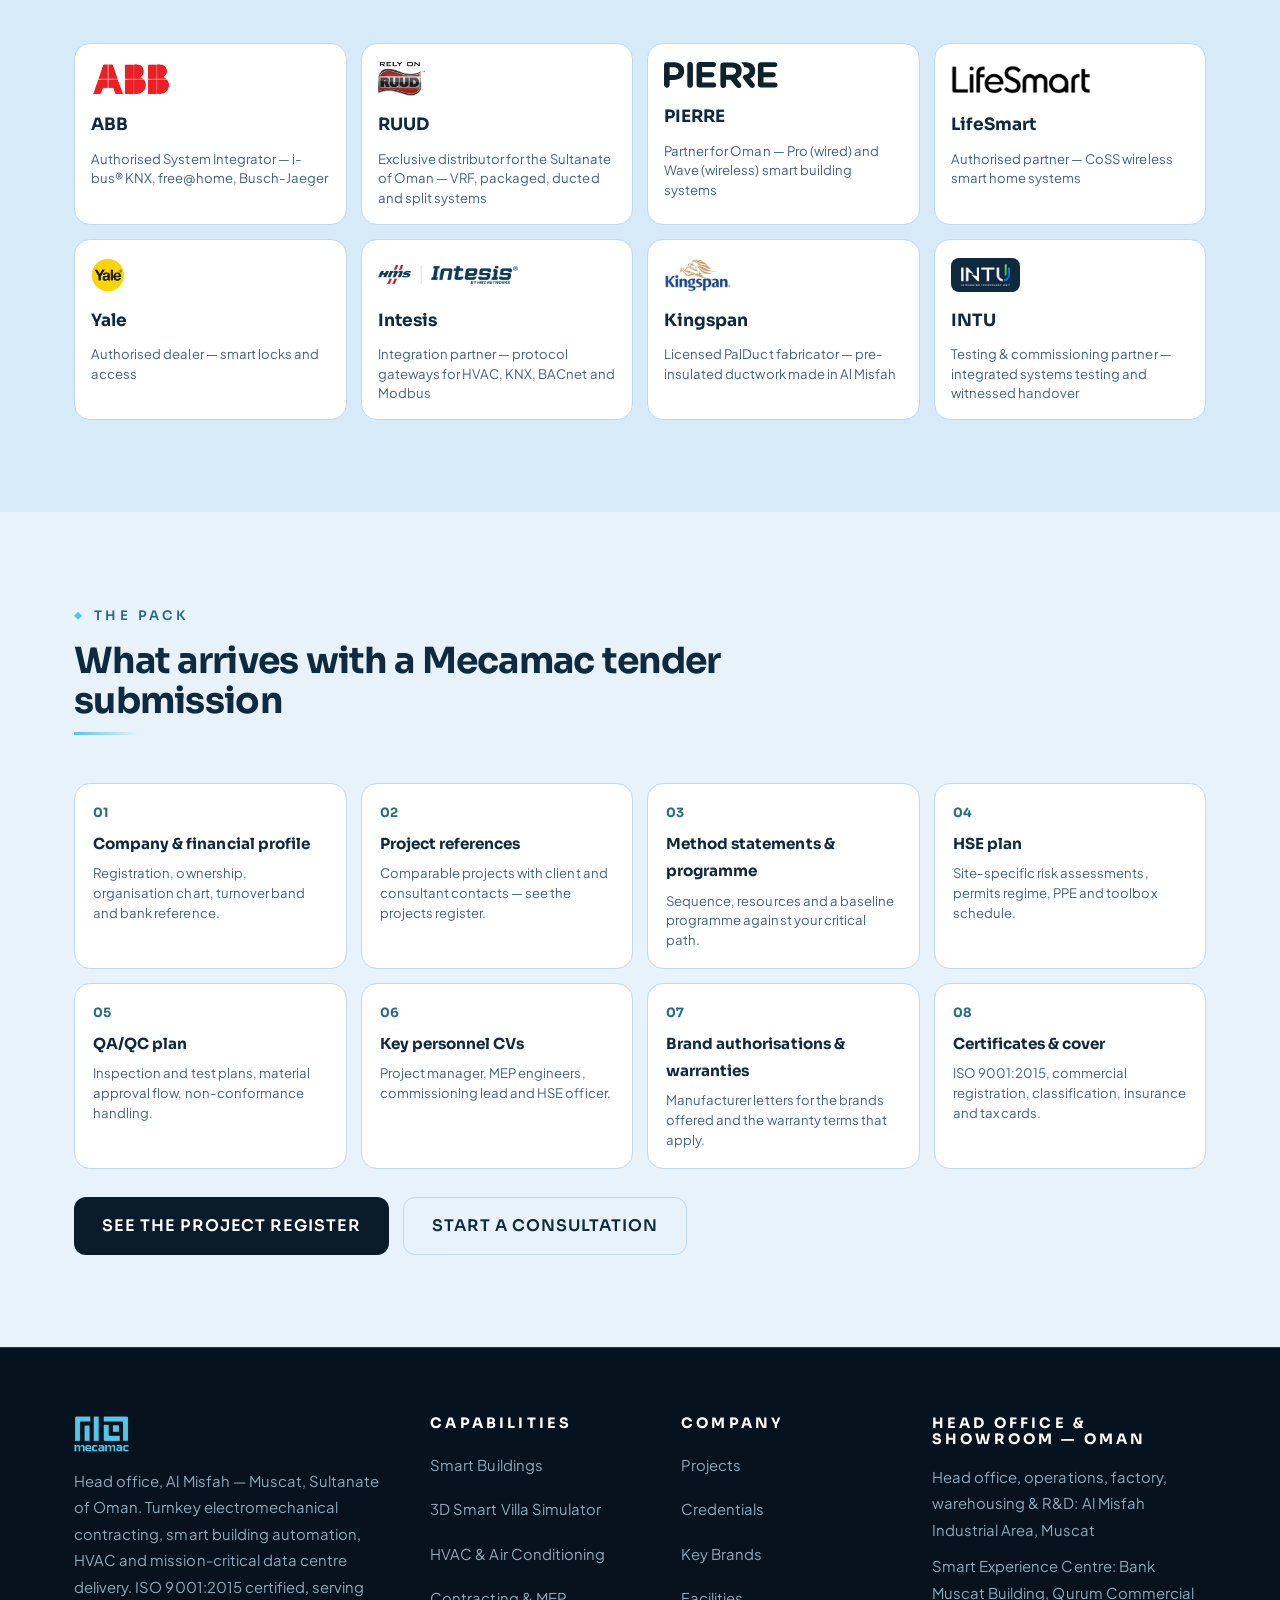
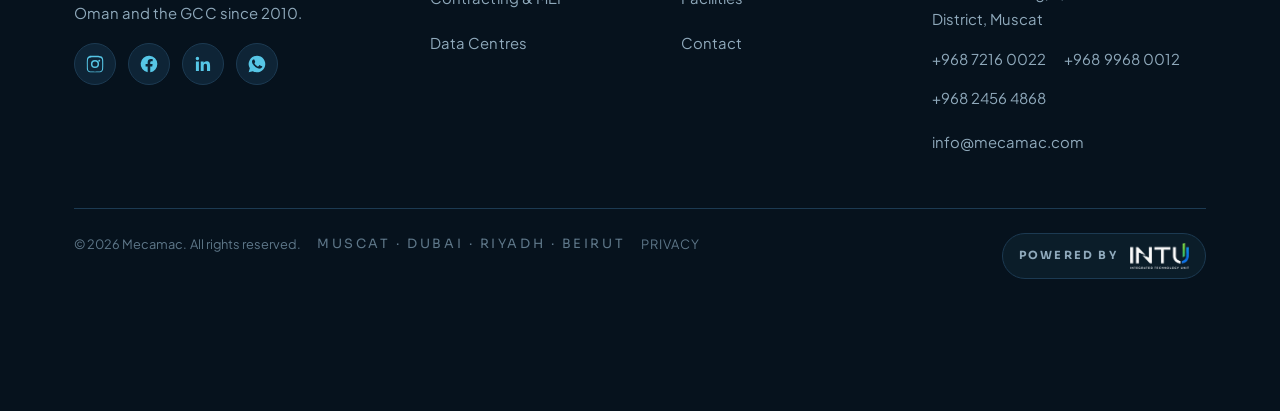
<file: credentials/index.html>
<!DOCTYPE html>

<html lang="en">
<head>
<meta charset="utf-8"/>
<script>(function(){var d=document.documentElement;try{var t=localStorage.getItem("mecamac-theme");if(!t)t=window.matchMedia&&matchMedia("(prefers-color-scheme:dark)").matches?"dark":"light";d.setAttribute("data-theme",t);try{if(localStorage.getItem("mecamac-motion")==="off")d.setAttribute("data-motion","off");}catch(e){}var l=localStorage.getItem("mecamac-lang");if(l==="ar"){d.setAttribute("lang","ar");d.setAttribute("dir","rtl");d.classList.add("ar-pending");setTimeout(function(){d.classList.remove("ar-pending");},3000);document.write('<script src="../assets/js/ar.js"><\/script>');}}catch(e){d.setAttribute("data-theme","light");}})();</script>
<meta content="width=device-width, initial-scale=1.0" name="viewport"/>
<!-- ⚠️ TESTING PHASE ONLY — REMOVE the next line before launching on the official domain -->
<meta content="noindex, nofollow" name="robots"/>
<title data-i18n="cr.001">Credentials &amp; Prequalification | Mecamac</title>
<meta content="Mecamac credentials for prequalification: ISO 9001:2015 quality management, principal-brand authorisations (ABB, RUUD, LifeSmart, PIERRE, Yale, Intesis, Kingspan), commercial registration, insurance and HSE — and what we submit at tender." name="description"/>
<!-- <link rel="canonical" href="https://www.mecamac.com/credentials/"> -->
<meta content="#04141F" name="theme-color"/>
<meta content="website" property="og:type"/>
<meta content="Credentials &amp; Prequalification | Mecamac" property="og:title"/>
<meta content="Mecamac credentials for prequalification: ISO 9001:2015 quality management, principal-brand authorisations (ABB, RUUD, LifeSmart, PIERRE, Yale, Intesis, Kingspan), commercial registration, insurance and HSE — and what we submit at tender." property="og:description"/>
<meta content="en_OM" property="og:locale"/>
<meta content="https://www.mecamac.com/credentials/" property="og:url"/>
<meta content="https://www.mecamac.com/assets/img/og-cover.jpg" property="og:image"/>
<meta content="1200" property="og:image:width"/>
<meta content="630" property="og:image:height"/>
<meta content="summary_large_image" name="twitter:card"/>
<meta content="Mecamac" property="og:site_name"/>
<link href="../assets/img/logo-navy.png" rel="icon" type="image/png"/>
<link href="https://fonts.googleapis.com" rel="preconnect"/>
<link crossorigin="" href="https://fonts.gstatic.com" rel="preconnect"/>
<link href="https://fonts.googleapis.com/css2?family=Sora:wght@600;700;800&amp;family=Plus+Jakarta+Sans:wght@400;500;600;700&amp;display=swap" rel="stylesheet"/>
<link href="https://fonts.googleapis.com/css2?family=IBM+Plex+Sans+Arabic:wght@400;500;600;700&amp;display=swap" rel="stylesheet"/>
<link href="../assets/css/style.css" rel="stylesheet"/>
</head>
<body>
<a class="skip-link" href="#main" data-i18n="ui.skip">Skip to content</a>
<header class="site-header">
<nav aria-label="Main" class="nav wrap">
<a aria-label="Mecamac home" class="logo" href="../index.html"><img alt="Mecamac logo" src="../assets/img/logo-cyan.png" style="height:40px;width:auto"/></a>
<div class="nav-right"><ul class="nav-links">
<li><a data-i18n="cn.002" href="../index.html">Home</a></li>
<li><a data-i18n="cn.003" href="../services/smart-building/index.html">Smart Buildings</a></li>
<li><a data-i18n="cn.004" href="../services/hvac/index.html">HVAC</a></li>
<li><a data-i18n="cn.005" href="../services/contracting/index.html">Contracting</a></li>
<li><a data-i18n="cn.006" href="../services/data-center/index.html">Data Centres</a></li>
<li class="nav-extra"><a data-i18n="cn.992" href="../smart-villa/index.html">3D Villa Simulator</a></li>
<li><a data-i18n="cn.007" href="../projects/index.html">Projects</a></li>
<li><a data-i18n="cn.008" href="../contact/index.html">Contact</a></li>
<li><a class="nav-cta" data-i18n="cn.009" href="../contact/index.html">Enquire</a></li>
</ul><div class="hdr-tools"><button aria-label="Switch to dark mode" class="icon-btn" id="theme-btn" type="button"><svg class="i-moon" viewBox="0 0 24 24" aria-hidden="true"><path d="M21 12.8A9 9 0 1 1 11.2 3a7 7 0 0 0 9.8 9.8z"/></svg><svg class="i-sun" viewBox="0 0 24 24" aria-hidden="true"><path d="M12 17a5 5 0 1 1 0-10 5 5 0 0 1 0 10zm0-13.5a1 1 0 0 1 1 1V6a1 1 0 1 1-2 0V4.5a1 1 0 0 1 1-1zm0 15a1 1 0 0 1 1 1V21a1 1 0 1 1-2 0v-1.5a1 1 0 0 1 1-1zM4.5 11H6a1 1 0 1 1 0 2H4.5a1 1 0 1 1 0-2zm13.5 0h1.5a1 1 0 1 1 0 2H18a1 1 0 1 1 0-2zM6.3 5a1 1 0 0 1 1.4 0l1 1A1 1 0 0 1 7.3 7.4l-1-1A1 1 0 0 1 6.3 5zm10 10a1 1 0 0 1 1.4 0l1 1a1 1 0 0 1-1.4 1.4l-1-1a1 1 0 0 1 0-1.4zm1.4-10a1 1 0 0 1 0 1.4l-1 1A1 1 0 0 1 15.3 6l1-1a1 1 0 0 1 1.4 0zM7.7 15a1 1 0 0 1 0 1.4l-1 1A1 1 0 0 1 5.3 16l1-1a1 1 0 0 1 1.4 0z"/></svg></button><button aria-label="التبديل إلى العربية" class="icon-btn" id="lang-btn" type="button">AR</button><button aria-label="Pause background video" class="icon-btn" id="motion-btn" title="Pause background video" type="button"><svg class="i-pause" viewBox="0 0 24 24" aria-hidden="true"><path d="M8.5 5h2.2v14H8.5zm4.8 0h2.2v14h-2.2z"/></svg><svg class="i-play" viewBox="0 0 24 24" aria-hidden="true"><path d="M8.5 5.2v13.6L19 12z"/></svg></button></div><button aria-expanded="false" aria-label="Menu" class="nav-toggle"><span></span><span></span><span></span></button></div>
</nav>
</header>
<main id="main" tabindex="-1">
<section class="hero">
<div class="wrap" style="grid-template-columns:1fr">
<div style="max-width:860px">
<nav aria-label="Breadcrumb" class="crumbs"><a data-i18n="cr.002" href="../index.html">Home</a> <span>/</span> <span data-i18n="cr.003">Credentials</span></nav>
<p class="eyebrow" data-i18n="cr.004" style="margin-top:18px">Prequalification</p>
<h1 data-i18n="cr.005">Credentials, authorisations and what we submit at tender</h1>
<p class="lead inv" data-i18n="cr.006" style="margin-top:18px">Everything a consultant, developer or main contractor needs to prequalify Mecamac — quality certification, the principal brands we are authorised to supply and install, our registrations and cover, and the documents that come with every submission.</p>
<div class="hero-actions" style="margin-top:22px">
<a class="btn btn-cyan" data-i18n="cr.007" href="https://wa.me/96872160022" data-wa-en="Hello Mecamac, please send your prequalification pack (ISO certificate, CR, classification, brand authorisations, insurance)." data-wa-ar="مرحباً ميكاماك، أرجو إرسال ملف التأهيل المسبق (شهادة ISO، السجل التجاري، التصنيف، خطابات تفويض العلامات، التأمين)." rel="noopener" target="_blank">Request the prequalification pack</a>
<a class="btn btn-ghost" data-i18n="cr.008" href="mailto:info@mecamac.com?subject=Prequalification%20pack%20request">Email info@mecamac.com</a>
</div>
</div>
</div>
</section>

<section class="section" id="quality">
<div class="wrap">
<div class="cred-grid">
<article class="cred-card reveal">
<div class="cred-badge"><span>ISO</span><b>9001:2015</b></div>
<h2 data-i18n="cr.010">Quality management — ISO 9001:2015</h2>
<p data-i18n="cr.011">Our quality management system is certified to ISO 9001:2015 and covers design coordination, procurement, installation, testing and commissioning and after-sales support across all four disciplines. The certificate and its current scope are issued with every tender submission.</p>
<p class="cred-slot" data-i18n="cr.012">Certificate scan — available on request while the site is being finalised.</p>
</article>
<article class="cred-card reveal">
<div class="cred-badge"><span data-i18n="cr.013">Oman</span><b>CR</b></div>
<h2 data-i18n="cr.014">Commercial registration, classification and cover</h2>
<ul class="checks">
<li data-i18n="cr.015"><strong>Commercial registration</strong> — current, with electromechanical contracting activities.</li>
<li data-i18n="cr.016"><strong>Contractor classification</strong> — held for MEP works; grade confirmed in the pack.</li>
<li data-i18n="cr.017"><strong>Insurance</strong> — contractors' all-risks, third-party liability and workmen's compensation in force.</li>
<li data-i18n="cr.018"><strong>Tax and municipal cards</strong> — VAT registration and municipality licences current.</li>
</ul>
<p class="cred-slot" data-i18n="cr.019">Copies are issued under NDA to the prequalifying party.</p>
</article>
</div>
</div>
</section>

<section class="section section-tint" id="authorisations">
<div class="wrap">
<div class="section-head reveal">
<p class="eyebrow" data-i18n="cr.020">Principal authorisations</p>
<h2 data-i18n="cr.021">Brands we are authorised to supply, install and support</h2>
<p class="lead" data-i18n="cr.022">Held directly with the manufacturer, with in-country stock, factory warranty and technical backing. Authorisation letters are provided with the prequalification pack.</p>
</div>
<div class="auth-grid reveal">
<div class="auth-tile"><img alt="ABB" src="../assets/img/logos/abb.png"/><b>ABB</b><span data-i18n="cr.023">Authorised System Integrator — i-bus® KNX, free@home, Busch-Jaeger</span></div>
<div class="auth-tile"><img alt="RUUD" src="../assets/img/logos/ruud.png"/><b>RUUD</b><span data-i18n="cr.024">Exclusive distributor for the Sultanate of Oman — VRF, packaged, ducted and split systems</span></div>
<div class="auth-tile"><img alt="PIERRE" src="../assets/img/pierre-logo-navy.svg" style="max-height:26px"/><b>PIERRE</b><span data-i18n="cr.025">Partner for Oman — Pro (wired) and Wave (wireless) smart building systems</span></div>
<div class="auth-tile"><img alt="LifeSmart" src="../assets/img/logos/lifesmart.png"/><b>LifeSmart</b><span data-i18n="cr.026">Authorised partner — CoSS wireless smart home systems</span></div>
<div class="auth-tile"><img alt="Yale" src="../assets/img/logos/yale.png"/><b>Yale</b><span data-i18n="cr.027">Authorised dealer — smart locks and access</span></div>
<div class="auth-tile"><img alt="Intesis" src="../assets/img/logos/intesis.png"/><b>Intesis</b><span data-i18n="cr.028">Integration partner — protocol gateways for HVAC, KNX, BACnet and Modbus</span></div>
<div class="auth-tile"><img alt="Kingspan" src="../assets/img/logos/kingspan.png"/><b>Kingspan</b><span data-i18n="cr.029">Licensed PalDuct fabricator — pre-insulated ductwork made in Al Misfah</span></div>
<div class="auth-tile"><img alt="INTU" src="../assets/img/logos/intu-white.png" style="background:#0F2A3E;padding:6px 10px;border-radius:8px"/><b>INTU</b><span data-i18n="cr.030">Testing &amp; commissioning partner — integrated systems testing and witnessed handover</span></div>
</div>
</div>
</section>

<section class="section" id="pack">
<div class="wrap">
<div class="section-head reveal">
<p class="eyebrow" data-i18n="cr.031">The pack</p>
<h2 data-i18n="cr.032">What arrives with a Mecamac tender submission</h2>
</div>
<div class="pack-grid reveal">
<div class="pack-item"><i>01</i><b data-i18n="cr.033">Company &amp; financial profile</b><span data-i18n="cr.034">Registration, ownership, organisation chart, turnover band and bank reference.</span></div>
<div class="pack-item"><i>02</i><b data-i18n="cr.035">Project references</b><span data-i18n="cr.036">Comparable projects with client and consultant contacts — see the projects register.</span></div>
<div class="pack-item"><i>03</i><b data-i18n="cr.037">Method statements &amp; programme</b><span data-i18n="cr.038">Sequence, resources and a baseline programme against your critical path.</span></div>
<div class="pack-item"><i>04</i><b data-i18n="cr.039">HSE plan</b><span data-i18n="cr.040">Site-specific risk assessments, permits regime, PPE and toolbox schedule.</span></div>
<div class="pack-item"><i>05</i><b data-i18n="cr.041">QA/QC plan</b><span data-i18n="cr.042">Inspection and test plans, material approval flow, non-conformance handling.</span></div>
<div class="pack-item"><i>06</i><b data-i18n="cr.043">Key personnel CVs</b><span data-i18n="cr.044">Project manager, MEP engineers, commissioning lead and HSE officer.</span></div>
<div class="pack-item"><i>07</i><b data-i18n="cr.045">Brand authorisations &amp; warranties</b><span data-i18n="cr.046">Manufacturer letters for the brands offered and the warranty terms that apply.</span></div>
<div class="pack-item"><i>08</i><b data-i18n="cr.047">Certificates &amp; cover</b><span data-i18n="cr.048">ISO 9001:2015, commercial registration, classification, insurance and tax cards.</span></div>
</div>
<div class="hero-actions reveal" style="margin-top:28px">
<a class="btn btn-navy" data-i18n="cr.049" href="../projects/index.html#register">See the project register</a>
<a class="btn btn-ghost" data-i18n="cr.050" href="../contact/index.html#consult" style="border-color:var(--line);color:var(--text)">Start a consultation</a>
</div>
</div>
</section>
</main>
<footer class="site-footer">
<div class="wrap">
<div class="footer-grid">
<div>
<img alt="Mecamac logo" src="../assets/img/logo-cyan.png"/>
<p data-i18n="cn.085">Head office, Al Misfah — Muscat, Sultanate of Oman. Turnkey electromechanical contracting, smart building automation, HVAC and mission-critical data centre delivery. ISO 9001:2015 certified, serving Oman and the GCC since 2010.</p>
<div aria-label="Social media" class="socials">
<a aria-label="Instagram" href="https://www.instagram.com/mecamac" rel="noopener" target="_blank"><svg viewBox="0 0 24 24"><path d="M12 2.2c3.2 0 3.6 0 4.9.1 1.2.1 1.8.2 2.2.4.6.2 1 .5 1.4.9.4.4.7.8.9 1.4.2.4.4 1 .4 2.2.1 1.3.1 1.7.1 4.9s0 3.6-.1 4.9c-.1 1.2-.2 1.8-.4 2.2-.2.6-.5 1-.9 1.4-.4.4-.8.7-1.4.9-.4.2-1 .4-2.2.4-1.3.1-1.7.1-4.9.1s-3.6 0-4.9-.1c-1.2-.1-1.8-.2-2.2-.4-.6-.2-1-.5-1.4-.9-.4-.4-.7-.8-.9-1.4-.2-.4-.4-1-.4-2.2C2.2 15.6 2.2 15.2 2.2 12s0-3.6.1-4.9c.1-1.2.2-1.8.4-2.2.2-.6.5-1 .9-1.4.4-.4.8-.7 1.4-.9.4-.2 1-.4 2.2-.4C8.4 2.2 8.8 2.2 12 2.2zm0 1.8c-3.1 0-3.5 0-4.8.1-1.1.1-1.5.2-1.7.3-.4.2-.7.4-1 .7-.3.3-.5.6-.7 1-.1.2-.2.6-.3 1.7-.1 1.3-.1 1.7-.1 4.8s0 3.5.1 4.8c.1 1.1.2 1.5.3 1.7.2.4.4.7.7 1 .3.3.6.5 1 .7.2.1.6.2 1.7.3 1.3.1 1.7.1 4.8.1s3.5 0 4.8-.1c1.1-.1 1.5-.2 1.7-.3.4-.2.7-.4 1-.7.3-.3.5-.6.7-1 .1-.2.2-.6.3-1.7.1-1.3.1-1.7.1-4.8s0-3.5-.1-4.8c-.1-1.1-.2-1.5-.3-1.7-.2-.4-.4-.7-.7-1-.3-.3-.6-.5-1-.7-.2-.1-.6-.2-1.7-.3-1.3-.1-1.7-.1-4.8-.1zm0 3.1a4.9 4.9 0 1 1 0 9.8 4.9 4.9 0 0 1 0-9.8zm0 1.8a3.1 3.1 0 1 0 0 6.2 3.1 3.1 0 0 0 0-6.2zm5.1-2.1a1.1 1.1 0 1 1 0 2.3 1.1 1.1 0 0 1 0-2.3z"/></svg></a>
<a aria-label="Facebook" href="https://www.facebook.com/MECAMACOMAN" rel="noopener" target="_blank"><svg viewBox="0 0 24 24"><path d="M22 12a10 10 0 1 0-11.6 9.9v-7H7.9V12h2.5V9.8c0-2.5 1.5-3.9 3.8-3.9 1.1 0 2.2.2 2.2.2v2.5h-1.3c-1.2 0-1.6.8-1.6 1.6V12h2.8l-.4 2.9h-2.4v7A10 10 0 0 0 22 12z"/></svg></a>
<a aria-label="LinkedIn" href="https://www.linkedin.com/company/mecamac" rel="noopener" target="_blank"><svg viewBox="0 0 24 24"><path d="M20.4 20.4h-3.6v-5.6c0-1.3 0-3-1.9-3s-2.1 1.4-2.1 2.9v5.7H9.3V9h3.4v1.6h.1c.5-.9 1.7-1.9 3.4-1.9 3.6 0 4.3 2.4 4.3 5.5v6.2zM5.3 7.4a2.1 2.1 0 1 1 0-4.2 2.1 2.1 0 0 1 0 4.2zM7.1 20.4H3.5V9h3.6v11.4z"/></svg></a>
<a aria-label="WhatsApp" href="https://wa.me/96872160022" rel="noopener" target="_blank"><svg viewBox="0 0 24 24"><path d="M12 2a10 10 0 0 0-8.6 15.1L2 22l5-1.3A10 10 0 1 0 12 2zm5.5 14.1c-.2.7-1.3 1.3-1.9 1.4-.5.1-1.1.1-1.8-.1-.4-.1-1-.3-1.7-.6-2.9-1.3-4.8-4.2-4.9-4.4-.1-.2-1.2-1.6-1.2-3s.7-2.1 1-2.4c.3-.3.6-.4.8-.4h.6c.2 0 .4 0 .6.5.2.6.8 2 .8 2.1.1.1.1.3 0 .5-.1.2-.1.3-.3.5l-.4.5c-.1.1-.3.3-.1.6.2.3.8 1.3 1.7 2.1 1.2 1 2.1 1.4 2.4 1.5.3.1.5.1.7-.1.2-.2.8-.9 1-1.2.2-.3.4-.3.7-.2.3.1 1.8.9 2.1 1 .3.2.5.2.6.4.1.1.1.7-.1 1.3z"/></svg></a>
</div>
</div>
<div>
<h2 class="foot-h" data-i18n="cn.086">Capabilities</h2>
<ul>
<li><a data-i18n="cn.087" href="../services/smart-building/index.html">Smart Buildings</a></li>
<li><a data-i18n="cn.991" href="../smart-villa/index.html">3D Smart Villa Simulator</a></li>
<li><a data-i18n="cn.088" href="../services/hvac/index.html">HVAC &amp; Air Conditioning</a></li>
<li><a data-i18n="cn.089" href="../services/contracting/index.html">Contracting &amp; MEP</a></li>
<li><a data-i18n="cn.090" href="../services/data-center/index.html">Data Centres</a></li>
</ul>
</div>
<div>
<h2 class="foot-h" data-i18n="cn.091">Company</h2>
<ul>
<li><a data-i18n="cn.092" href="../projects/index.html">Projects</a></li>
<li><a data-i18n="cn.993" href="../credentials/index.html">Credentials</a></li>
<li><a data-i18n="cn.093" href="../index.html#brands">Key Brands</a></li>
<li><a data-i18n="cn.094" href="../index.html#facilities">Facilities</a></li>
<li><a data-i18n="cn.095" href="../contact/index.html">Contact</a></li>
</ul>
</div>
<div>
<h2 class="foot-h" data-i18n="cn.096">Head Office &amp; Showroom — Oman</h2>
<ul>
<li data-i18n="cn.098">Head office, operations, factory, warehousing &amp; R&amp;D: Al Misfah Industrial Area, Muscat</li>
<li data-i18n="cn.097">Smart Experience Centre: Bank Muscat Building, Qurum Commercial District, Muscat</li>
<li class="foot-tels"><a href="tel:+96872160022">+968 7216 0022</a><a href="tel:+96899680012">+968 9968 0012</a><a href="tel:+96824564868">+968 2456 4868</a></li>
<li><a data-i18n="cn.099" href="mailto:info@mecamac.com">info@mecamac.com</a></li>
</ul>
</div>
</div>
<div class="footer-bottom">
<span data-i18n="cn.100">© 2026 Mecamac. All rights reserved.</span>
<span class="footer-cities" data-i18n="cn.101">Muscat · Dubai · Riyadh · Beirut</span>
<a class="footer-privacy" data-i18n="priv.990" href="index.html">Privacy</a>
<a aria-label="Powered by INTU — Integrated Technology Unit" class="powered" href="https://www.intuservices.com" rel="noopener" target="_blank"><span data-i18n="cn.102">Powered by</span><img alt="INTU — Integrated Technology Unit" src="../assets/img/logos/intu-white.png"/></a>
</div>
</div>
</footer>
<a aria-label="Chat on WhatsApp" class="wa-float" href="https://wa.me/96872160022" rel="noopener" target="_blank">
  <svg viewBox="0 0 24 24"><path d="M12 2a10 10 0 0 0-8.6 15.1L2 22l5-1.3A10 10 0 1 0 12 2zm5.5 14.1c-.2.7-1.3 1.3-1.9 1.4-.5.1-1.1.1-1.8-.1-.4-.1-1-.3-1.7-.6-2.9-1.3-4.8-4.2-4.9-4.4-.1-.2-1.2-1.6-1.2-3s.7-2.1 1-2.4c.3-.3.6-.4.8-.4h.6c.2 0 .4 0 .6.5.2.6.8 2 .8 2.1.1.1.1.3 0 .5-.1.2-.1.3-.3.5l-.4.5c-.1.1-.3.3-.1.6.2.3.8 1.3 1.7 2.1 1.2 1 2.1 1.4 2.4 1.5.3.1.5.1.7-.1.2-.2.8-.9 1-1.2.2-.3.4-.3.7-.2.3.1 1.8.9 2.1 1 .3.2.5.2.6.4.1.1.1.7-.1 1.3z"/></svg>
</a>
<script src="../assets/js/i18n.js"></script>
<script src="../assets/js/main.js"></script>
<script defer src="../assets/js/motion.js"></script>
<script src="../assets/js/concierge.js"></script>
</body>
</html>
</file>
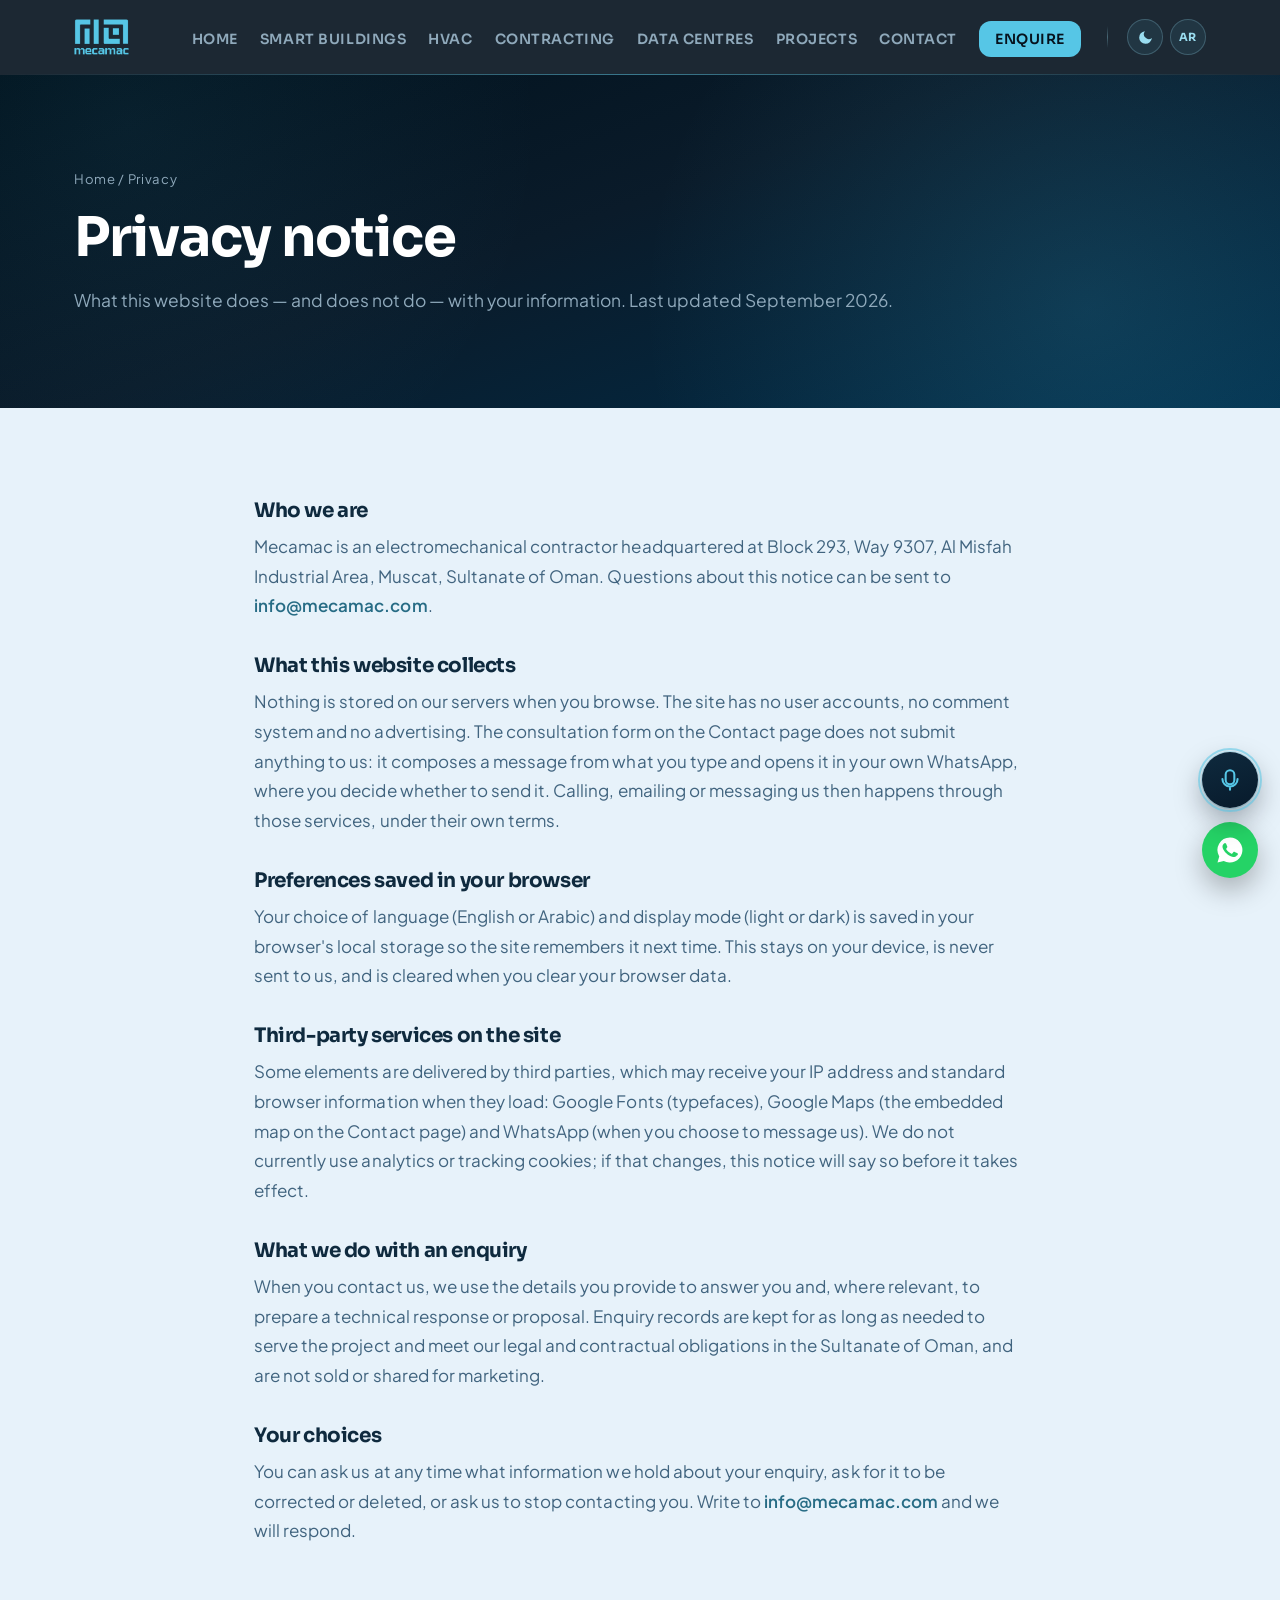
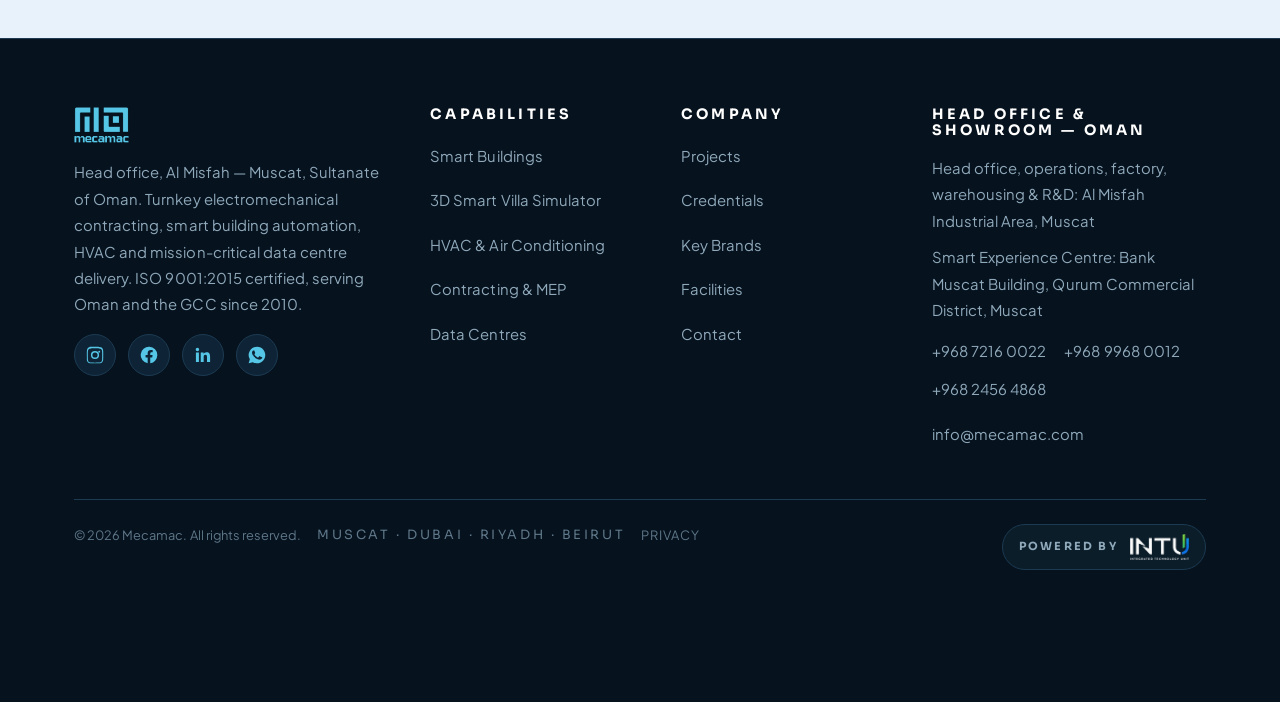
<file: privacy/index.html>
<!DOCTYPE html>

<html lang="en">
<head>
<meta charset="utf-8"/>
<script>(function(){var d=document.documentElement;try{var t=localStorage.getItem("mecamac-theme");if(!t)t=window.matchMedia&&matchMedia("(prefers-color-scheme:dark)").matches?"dark":"light";d.setAttribute("data-theme",t);try{if(localStorage.getItem("mecamac-motion")==="off")d.setAttribute("data-motion","off");}catch(e){}var l=localStorage.getItem("mecamac-lang");if(l==="ar"){d.setAttribute("lang","ar");d.setAttribute("dir","rtl");d.classList.add("ar-pending");setTimeout(function(){d.classList.remove("ar-pending");},3000);document.write('<script src="../assets/js/ar.js"><\/script>');}}catch(e){d.setAttribute("data-theme","light");}})();</script>
<meta content="width=device-width, initial-scale=1.0" name="viewport"/>
<!-- ⚠️ TESTING PHASE ONLY — REMOVE the next line before launching on the official domain -->
<meta content="noindex, nofollow" name="robots"/>
<title data-i18n="priv.001">Privacy Notice | Mecamac</title>
<meta content="How the Mecamac website handles your information: no accounts, no tracking cookies, enquiries sent through WhatsApp or email, and third-party services used on the site." name="description"/>
<!-- <link rel="canonical" href="https://www.mecamac.com/privacy/"> -->
<meta content="#04141F" name="theme-color"/>
<meta content="website" property="og:type"/>
<meta content="Privacy Notice | Mecamac" property="og:title"/>
<meta content="How the Mecamac website handles your information: no accounts, no tracking cookies, enquiries sent through WhatsApp or email, and third-party services used on the site." property="og:description"/>
<meta content="en_OM" property="og:locale"/>
<meta content="https://www.mecamac.com/privacy/" property="og:url"/>
<meta content="https://www.mecamac.com/assets/img/og-cover.jpg" property="og:image"/>
<meta content="1200" property="og:image:width"/>
<meta content="630" property="og:image:height"/>
<meta content="summary_large_image" name="twitter:card"/>
<meta content="Mecamac" property="og:site_name"/>
<link href="../assets/img/logo-navy.png" rel="icon" type="image/png"/>
<link href="https://fonts.googleapis.com" rel="preconnect"/>
<link crossorigin="" href="https://fonts.gstatic.com" rel="preconnect"/>
<link href="https://fonts.googleapis.com/css2?family=Sora:wght@600;700;800&amp;family=Plus+Jakarta+Sans:wght@400;500;600;700&amp;display=swap" rel="stylesheet"/>
<link href="https://fonts.googleapis.com/css2?family=IBM+Plex+Sans+Arabic:wght@400;500;600;700&amp;display=swap" rel="stylesheet"/>
<link href="../assets/css/style.css" rel="stylesheet"/>
</head>
<body>
<a class="skip-link" href="#main" data-i18n="ui.skip">Skip to content</a>
<header class="site-header">
<nav aria-label="Main" class="nav wrap">
<a aria-label="Mecamac home" class="logo" href="../index.html"><img alt="Mecamac logo" src="../assets/img/logo-cyan.png" style="height:40px;width:auto"/></a>
<div class="nav-right"><ul class="nav-links">
<li><a data-i18n="cn.002" href="../index.html">Home</a></li>
<li><a data-i18n="cn.003" href="../services/smart-building/index.html">Smart Buildings</a></li>
<li><a data-i18n="cn.004" href="../services/hvac/index.html">HVAC</a></li>
<li><a data-i18n="cn.005" href="../services/contracting/index.html">Contracting</a></li>
<li><a data-i18n="cn.006" href="../services/data-center/index.html">Data Centres</a></li>
<li class="nav-extra"><a data-i18n="cn.992" href="../smart-villa/index.html">3D Villa Simulator</a></li>
<li><a data-i18n="cn.007" href="../projects/index.html">Projects</a></li>
<li><a data-i18n="cn.008" href="../contact/index.html">Contact</a></li>
<li><a class="nav-cta" data-i18n="cn.009" href="../contact/index.html">Enquire</a></li>
</ul><div class="hdr-tools"><button aria-label="Switch to dark mode" class="icon-btn" id="theme-btn" type="button"><svg class="i-moon" viewBox="0 0 24 24" aria-hidden="true"><path d="M21 12.8A9 9 0 1 1 11.2 3a7 7 0 0 0 9.8 9.8z"/></svg><svg class="i-sun" viewBox="0 0 24 24" aria-hidden="true"><path d="M12 17a5 5 0 1 1 0-10 5 5 0 0 1 0 10zm0-13.5a1 1 0 0 1 1 1V6a1 1 0 1 1-2 0V4.5a1 1 0 0 1 1-1zm0 15a1 1 0 0 1 1 1V21a1 1 0 1 1-2 0v-1.5a1 1 0 0 1 1-1zM4.5 11H6a1 1 0 1 1 0 2H4.5a1 1 0 1 1 0-2zm13.5 0h1.5a1 1 0 1 1 0 2H18a1 1 0 1 1 0-2zM6.3 5a1 1 0 0 1 1.4 0l1 1A1 1 0 0 1 7.3 7.4l-1-1A1 1 0 0 1 6.3 5zm10 10a1 1 0 0 1 1.4 0l1 1a1 1 0 0 1-1.4 1.4l-1-1a1 1 0 0 1 0-1.4zm1.4-10a1 1 0 0 1 0 1.4l-1 1A1 1 0 0 1 15.3 6l1-1a1 1 0 0 1 1.4 0zM7.7 15a1 1 0 0 1 0 1.4l-1 1A1 1 0 0 1 5.3 16l1-1a1 1 0 0 1 1.4 0z"/></svg></button><button aria-label="التبديل إلى العربية" class="icon-btn" id="lang-btn" type="button">AR</button><button aria-label="Pause background video" class="icon-btn" id="motion-btn" title="Pause background video" type="button"><svg class="i-pause" viewBox="0 0 24 24" aria-hidden="true"><path d="M8.5 5h2.2v14H8.5zm4.8 0h2.2v14h-2.2z"/></svg><svg class="i-play" viewBox="0 0 24 24" aria-hidden="true"><path d="M8.5 5.2v13.6L19 12z"/></svg></button></div><button aria-expanded="false" aria-label="Menu" class="nav-toggle"><span></span><span></span><span></span></button></div>
</nav>
</header>
<main id="main" tabindex="-1">
<section class="hero">
<div class="wrap" style="grid-template-columns:1fr">
<div style="max-width:820px">
<nav aria-label="Breadcrumb" class="crumbs"><a data-i18n="priv.002" href="../index.html">Home</a> <span>/</span> <span data-i18n="priv.003">Privacy</span></nav>
<h1 data-i18n="priv.004" style="margin-top:18px">Privacy notice</h1>
<p class="lead inv" data-i18n="priv.005" style="margin-top:18px">What this website does — and does not do — with your information. Last updated September 2026.</p>
</div>
</div>
</section>
<section class="section">
<div class="wrap prose">
<h2 data-i18n="priv.006">Who we are</h2>
<p data-i18n="priv.007">Mecamac is an electromechanical contractor headquartered at Block 293, Way 9307, Al Misfah Industrial Area, Muscat, Sultanate of Oman. Questions about this notice can be sent to <a href="mailto:info@mecamac.com">info@mecamac.com</a>.</p>
<h2 data-i18n="priv.008">What this website collects</h2>
<p data-i18n="priv.009">Nothing is stored on our servers when you browse. The site has no user accounts, no comment system and no advertising. The consultation form on the Contact page does not submit anything to us: it composes a message from what you type and opens it in your own WhatsApp, where you decide whether to send it. Calling, emailing or messaging us then happens through those services, under their own terms.</p>
<h2 data-i18n="priv.010">Preferences saved in your browser</h2>
<p data-i18n="priv.011">Your choice of language (English or Arabic) and display mode (light or dark) is saved in your browser's local storage so the site remembers it next time. This stays on your device, is never sent to us, and is cleared when you clear your browser data.</p>
<h2 data-i18n="priv.012">Third-party services on the site</h2>
<p data-i18n="priv.013">Some elements are delivered by third parties, which may receive your IP address and standard browser information when they load: Google Fonts (typefaces), Google Maps (the embedded map on the Contact page) and WhatsApp (when you choose to message us). We do not currently use analytics or tracking cookies; if that changes, this notice will say so before it takes effect.</p>
<h2 data-i18n="priv.014">What we do with an enquiry</h2>
<p data-i18n="priv.015">When you contact us, we use the details you provide to answer you and, where relevant, to prepare a technical response or proposal. Enquiry records are kept for as long as needed to serve the project and meet our legal and contractual obligations in the Sultanate of Oman, and are not sold or shared for marketing.</p>
<h2 data-i18n="priv.016">Your choices</h2>
<p data-i18n="priv.017">You can ask us at any time what information we hold about your enquiry, ask for it to be corrected or deleted, or ask us to stop contacting you. Write to <a href="mailto:info@mecamac.com">info@mecamac.com</a> and we will respond.</p>
</div>
</section>
</main>
<footer class="site-footer">
<div class="wrap">
<div class="footer-grid">
<div>
<img alt="Mecamac logo" src="../assets/img/logo-cyan.png"/>
<p data-i18n="cn.085">Head office, Al Misfah — Muscat, Sultanate of Oman. Turnkey electromechanical contracting, smart building automation, HVAC and mission-critical data centre delivery. ISO 9001:2015 certified, serving Oman and the GCC since 2010.</p>
<div aria-label="Social media" class="socials">
<a aria-label="Instagram" href="https://www.instagram.com/mecamac" rel="noopener" target="_blank"><svg viewBox="0 0 24 24"><path d="M12 2.2c3.2 0 3.6 0 4.9.1 1.2.1 1.8.2 2.2.4.6.2 1 .5 1.4.9.4.4.7.8.9 1.4.2.4.4 1 .4 2.2.1 1.3.1 1.7.1 4.9s0 3.6-.1 4.9c-.1 1.2-.2 1.8-.4 2.2-.2.6-.5 1-.9 1.4-.4.4-.8.7-1.4.9-.4.2-1 .4-2.2.4-1.3.1-1.7.1-4.9.1s-3.6 0-4.9-.1c-1.2-.1-1.8-.2-2.2-.4-.6-.2-1-.5-1.4-.9-.4-.4-.7-.8-.9-1.4-.2-.4-.4-1-.4-2.2C2.2 15.6 2.2 15.2 2.2 12s0-3.6.1-4.9c.1-1.2.2-1.8.4-2.2.2-.6.5-1 .9-1.4.4-.4.8-.7 1.4-.9.4-.2 1-.4 2.2-.4C8.4 2.2 8.8 2.2 12 2.2zm0 1.8c-3.1 0-3.5 0-4.8.1-1.1.1-1.5.2-1.7.3-.4.2-.7.4-1 .7-.3.3-.5.6-.7 1-.1.2-.2.6-.3 1.7-.1 1.3-.1 1.7-.1 4.8s0 3.5.1 4.8c.1 1.1.2 1.5.3 1.7.2.4.4.7.7 1 .3.3.6.5 1 .7.2.1.6.2 1.7.3 1.3.1 1.7.1 4.8.1s3.5 0 4.8-.1c1.1-.1 1.5-.2 1.7-.3.4-.2.7-.4 1-.7.3-.3.5-.6.7-1 .1-.2.2-.6.3-1.7.1-1.3.1-1.7.1-4.8s0-3.5-.1-4.8c-.1-1.1-.2-1.5-.3-1.7-.2-.4-.4-.7-.7-1-.3-.3-.6-.5-1-.7-.2-.1-.6-.2-1.7-.3-1.3-.1-1.7-.1-4.8-.1zm0 3.1a4.9 4.9 0 1 1 0 9.8 4.9 4.9 0 0 1 0-9.8zm0 1.8a3.1 3.1 0 1 0 0 6.2 3.1 3.1 0 0 0 0-6.2zm5.1-2.1a1.1 1.1 0 1 1 0 2.3 1.1 1.1 0 0 1 0-2.3z"/></svg></a>
<a aria-label="Facebook" href="https://www.facebook.com/MECAMACOMAN" rel="noopener" target="_blank"><svg viewBox="0 0 24 24"><path d="M22 12a10 10 0 1 0-11.6 9.9v-7H7.9V12h2.5V9.8c0-2.5 1.5-3.9 3.8-3.9 1.1 0 2.2.2 2.2.2v2.5h-1.3c-1.2 0-1.6.8-1.6 1.6V12h2.8l-.4 2.9h-2.4v7A10 10 0 0 0 22 12z"/></svg></a>
<a aria-label="LinkedIn" href="https://www.linkedin.com/company/mecamac" rel="noopener" target="_blank"><svg viewBox="0 0 24 24"><path d="M20.4 20.4h-3.6v-5.6c0-1.3 0-3-1.9-3s-2.1 1.4-2.1 2.9v5.7H9.3V9h3.4v1.6h.1c.5-.9 1.7-1.9 3.4-1.9 3.6 0 4.3 2.4 4.3 5.5v6.2zM5.3 7.4a2.1 2.1 0 1 1 0-4.2 2.1 2.1 0 0 1 0 4.2zM7.1 20.4H3.5V9h3.6v11.4z"/></svg></a>
<a aria-label="WhatsApp" href="https://wa.me/96872160022" rel="noopener" target="_blank"><svg viewBox="0 0 24 24"><path d="M12 2a10 10 0 0 0-8.6 15.1L2 22l5-1.3A10 10 0 1 0 12 2zm5.5 14.1c-.2.7-1.3 1.3-1.9 1.4-.5.1-1.1.1-1.8-.1-.4-.1-1-.3-1.7-.6-2.9-1.3-4.8-4.2-4.9-4.4-.1-.2-1.2-1.6-1.2-3s.7-2.1 1-2.4c.3-.3.6-.4.8-.4h.6c.2 0 .4 0 .6.5.2.6.8 2 .8 2.1.1.1.1.3 0 .5-.1.2-.1.3-.3.5l-.4.5c-.1.1-.3.3-.1.6.2.3.8 1.3 1.7 2.1 1.2 1 2.1 1.4 2.4 1.5.3.1.5.1.7-.1.2-.2.8-.9 1-1.2.2-.3.4-.3.7-.2.3.1 1.8.9 2.1 1 .3.2.5.2.6.4.1.1.1.7-.1 1.3z"/></svg></a>
</div>
</div>
<div>
<h2 class="foot-h" data-i18n="cn.086">Capabilities</h2>
<ul>
<li><a data-i18n="cn.087" href="../services/smart-building/index.html">Smart Buildings</a></li>
<li><a data-i18n="cn.991" href="../smart-villa/index.html">3D Smart Villa Simulator</a></li>
<li><a data-i18n="cn.088" href="../services/hvac/index.html">HVAC &amp; Air Conditioning</a></li>
<li><a data-i18n="cn.089" href="../services/contracting/index.html">Contracting &amp; MEP</a></li>
<li><a data-i18n="cn.090" href="../services/data-center/index.html">Data Centres</a></li>
</ul>
</div>
<div>
<h2 class="foot-h" data-i18n="cn.091">Company</h2>
<ul>
<li><a data-i18n="cn.092" href="../projects/index.html">Projects</a></li>
<li><a data-i18n="cn.993" href="../credentials/index.html">Credentials</a></li>
<li><a data-i18n="cn.093" href="../index.html#brands">Key Brands</a></li>
<li><a data-i18n="cn.094" href="../index.html#facilities">Facilities</a></li>
<li><a data-i18n="cn.095" href="../contact/index.html">Contact</a></li>
</ul>
</div>
<div>
<h2 class="foot-h" data-i18n="cn.096">Head Office &amp; Showroom — Oman</h2>
<ul>
<li data-i18n="cn.098">Head office, operations, factory, warehousing &amp; R&amp;D: Al Misfah Industrial Area, Muscat</li>
<li data-i18n="cn.097">Smart Experience Centre: Bank Muscat Building, Qurum Commercial District, Muscat</li>
<li class="foot-tels"><a href="tel:+96872160022">+968 7216 0022</a><a href="tel:+96899680012">+968 9968 0012</a><a href="tel:+96824564868">+968 2456 4868</a></li>
<li><a data-i18n="cn.099" href="mailto:info@mecamac.com">info@mecamac.com</a></li>
</ul>
</div>
</div>
<div class="footer-bottom">
<span data-i18n="cn.100">© 2026 Mecamac. All rights reserved.</span>
<span class="footer-cities" data-i18n="cn.101">Muscat · Dubai · Riyadh · Beirut</span>
<a class="footer-privacy" data-i18n="priv.990" href="index.html">Privacy</a>
<a aria-label="Powered by INTU — Integrated Technology Unit" class="powered" href="https://www.intuservices.com" rel="noopener" target="_blank"><span data-i18n="cn.102">Powered by</span><img alt="INTU — Integrated Technology Unit" src="../assets/img/logos/intu-white.png"/></a>
</div>
</div>
</footer>
<a aria-label="Chat on WhatsApp" class="wa-float" href="https://wa.me/96872160022" rel="noopener" target="_blank">
  <svg viewBox="0 0 24 24"><path d="M12 2a10 10 0 0 0-8.6 15.1L2 22l5-1.3A10 10 0 1 0 12 2zm5.5 14.1c-.2.7-1.3 1.3-1.9 1.4-.5.1-1.1.1-1.8-.1-.4-.1-1-.3-1.7-.6-2.9-1.3-4.8-4.2-4.9-4.4-.1-.2-1.2-1.6-1.2-3s.7-2.1 1-2.4c.3-.3.6-.4.8-.4h.6c.2 0 .4 0 .6.5.2.6.8 2 .8 2.1.1.1.1.3 0 .5-.1.2-.1.3-.3.5l-.4.5c-.1.1-.3.3-.1.6.2.3.8 1.3 1.7 2.1 1.2 1 2.1 1.4 2.4 1.5.3.1.5.1.7-.1.2-.2.8-.9 1-1.2.2-.3.4-.3.7-.2.3.1 1.8.9 2.1 1 .3.2.5.2.6.4.1.1.1.7-.1 1.3z"/></svg>
</a>
<script src="../assets/js/i18n.js"></script>
<script src="../assets/js/main.js"></script>
<script defer src="../assets/js/motion.js"></script>
<script src="../assets/js/concierge.js"></script>
</body>
</html>
</file>
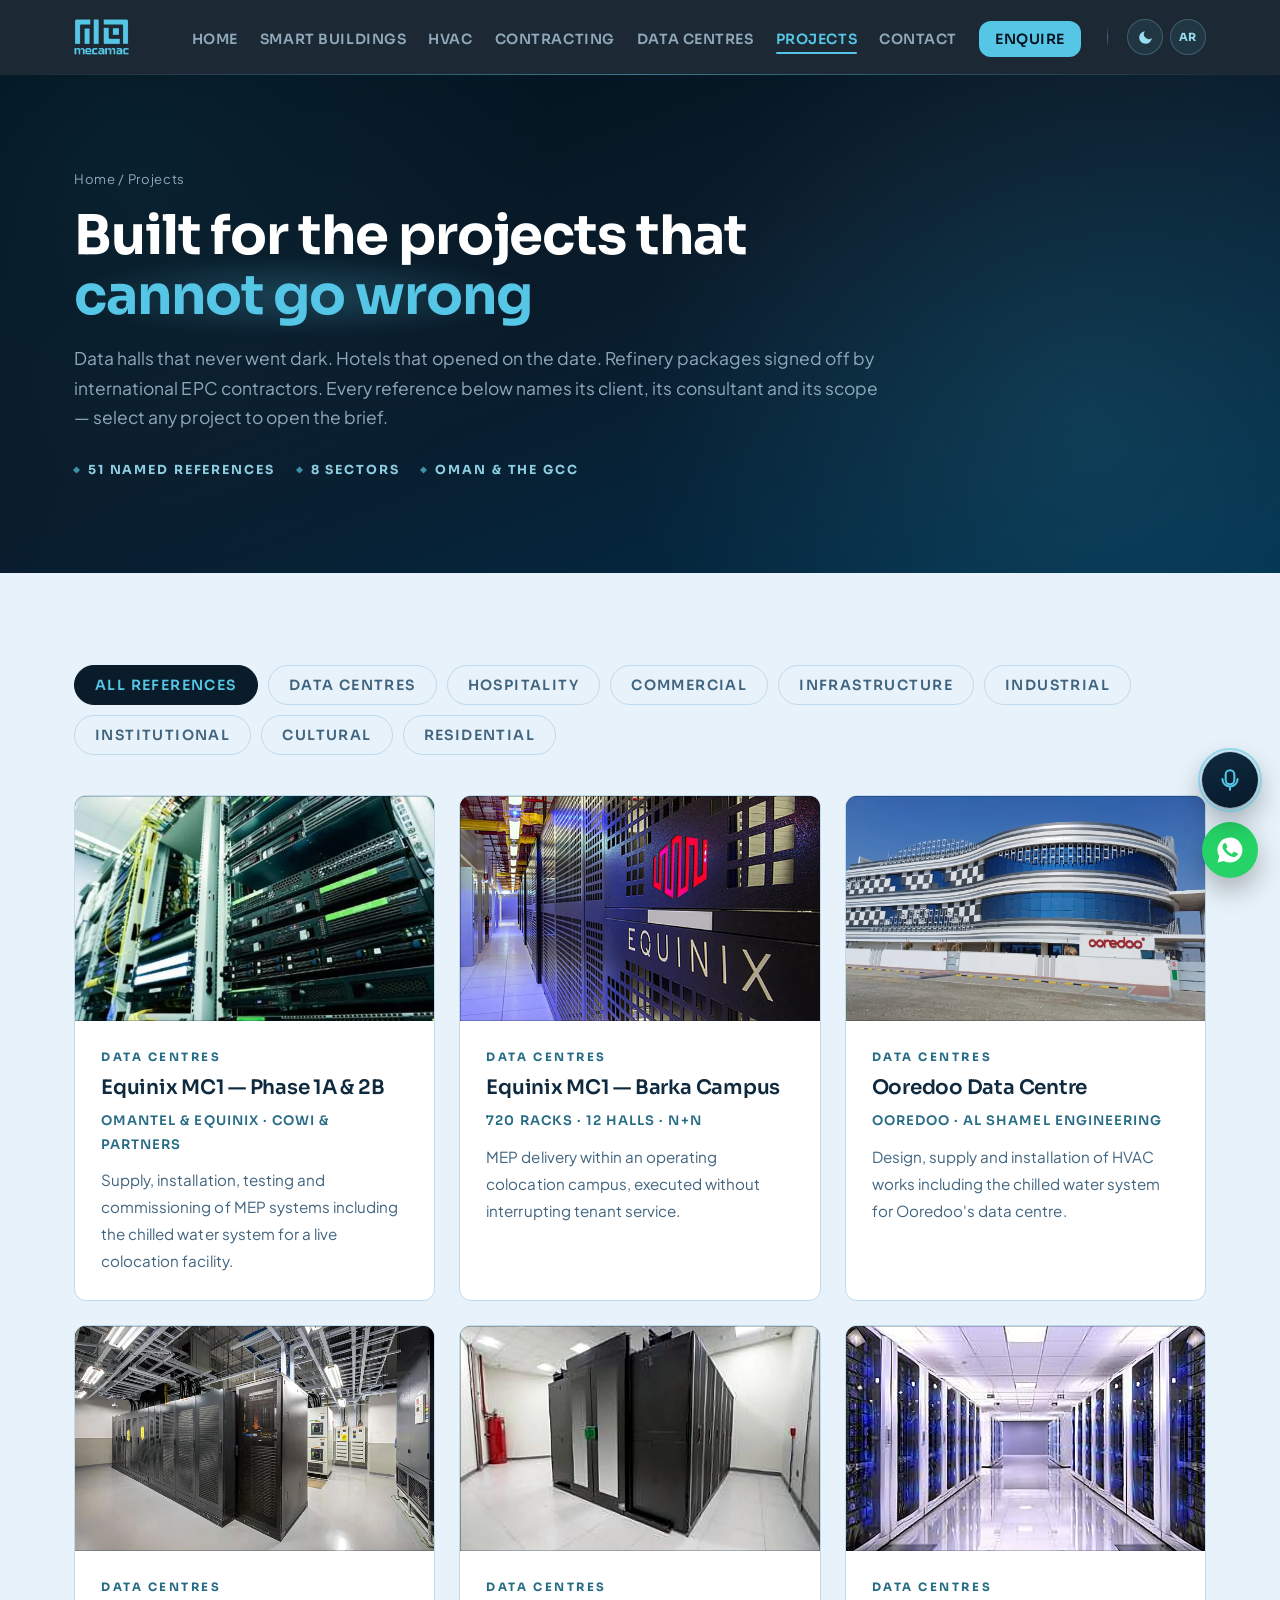
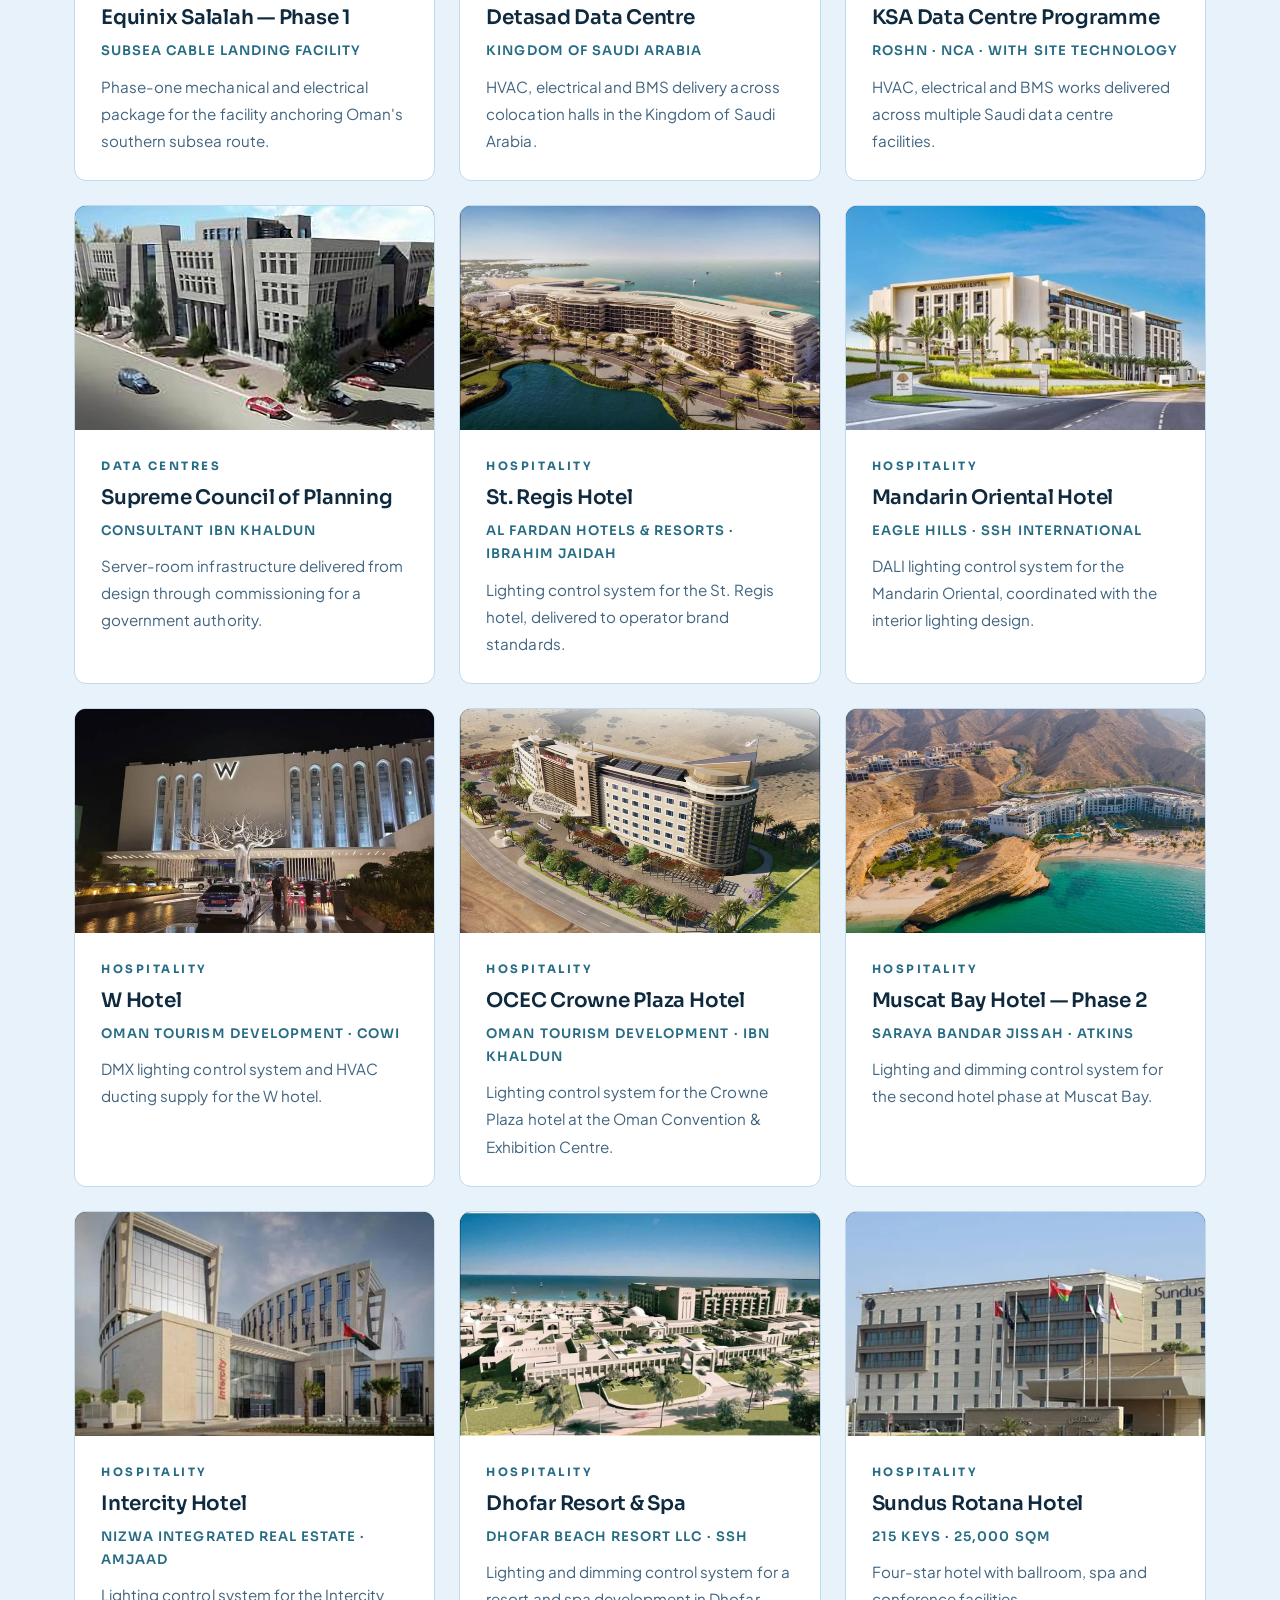
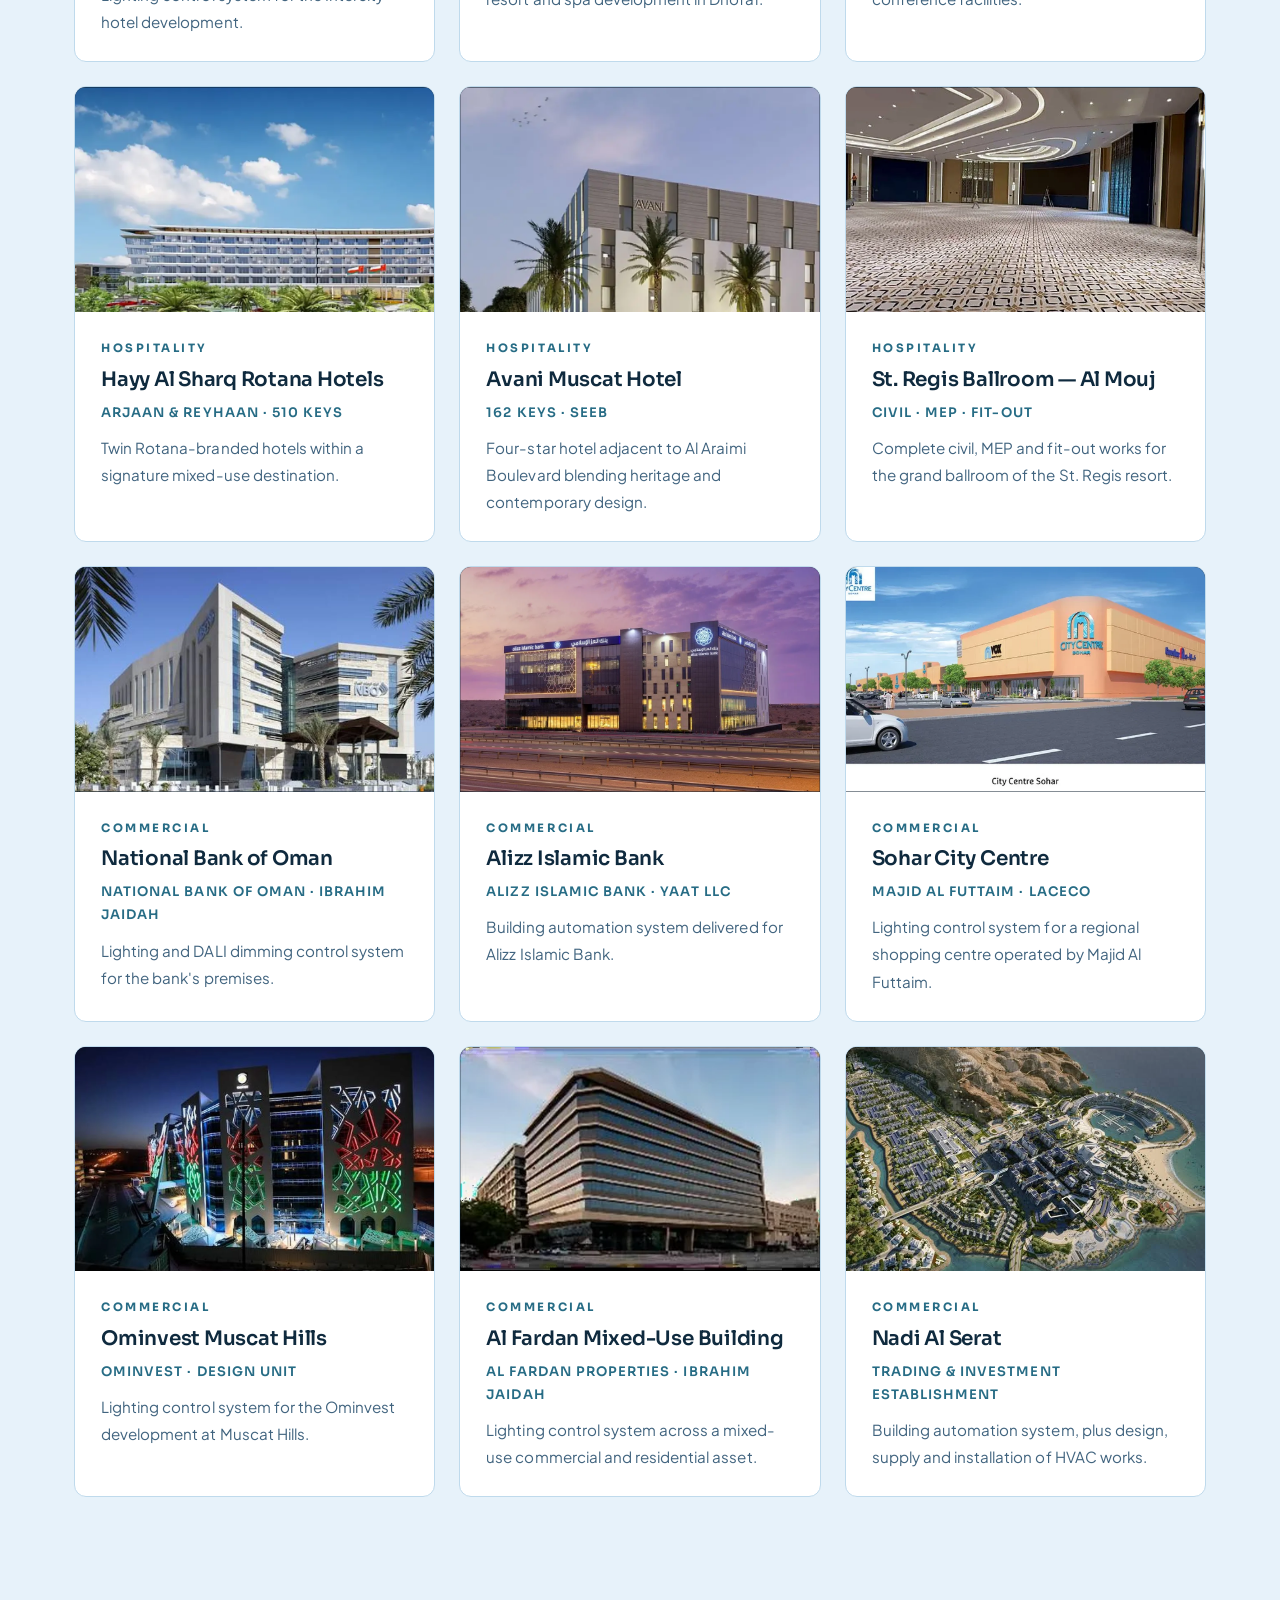
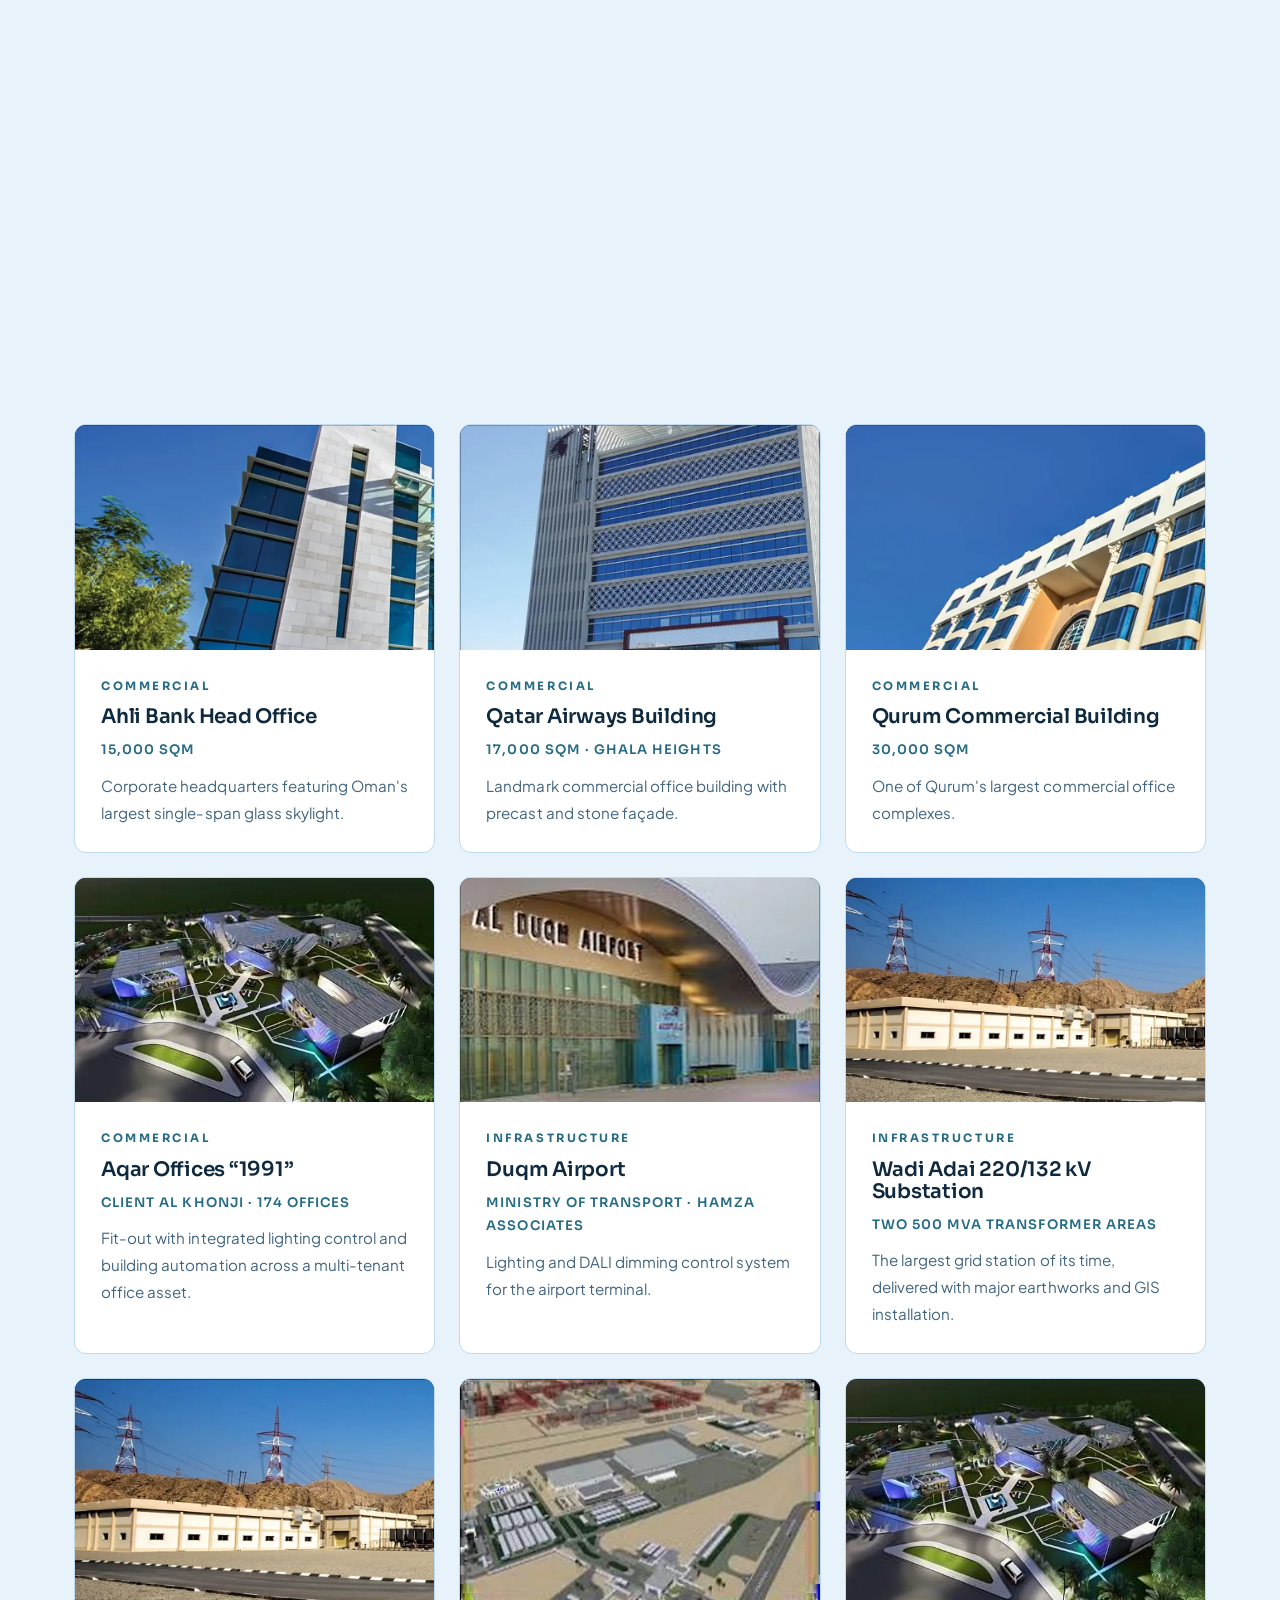
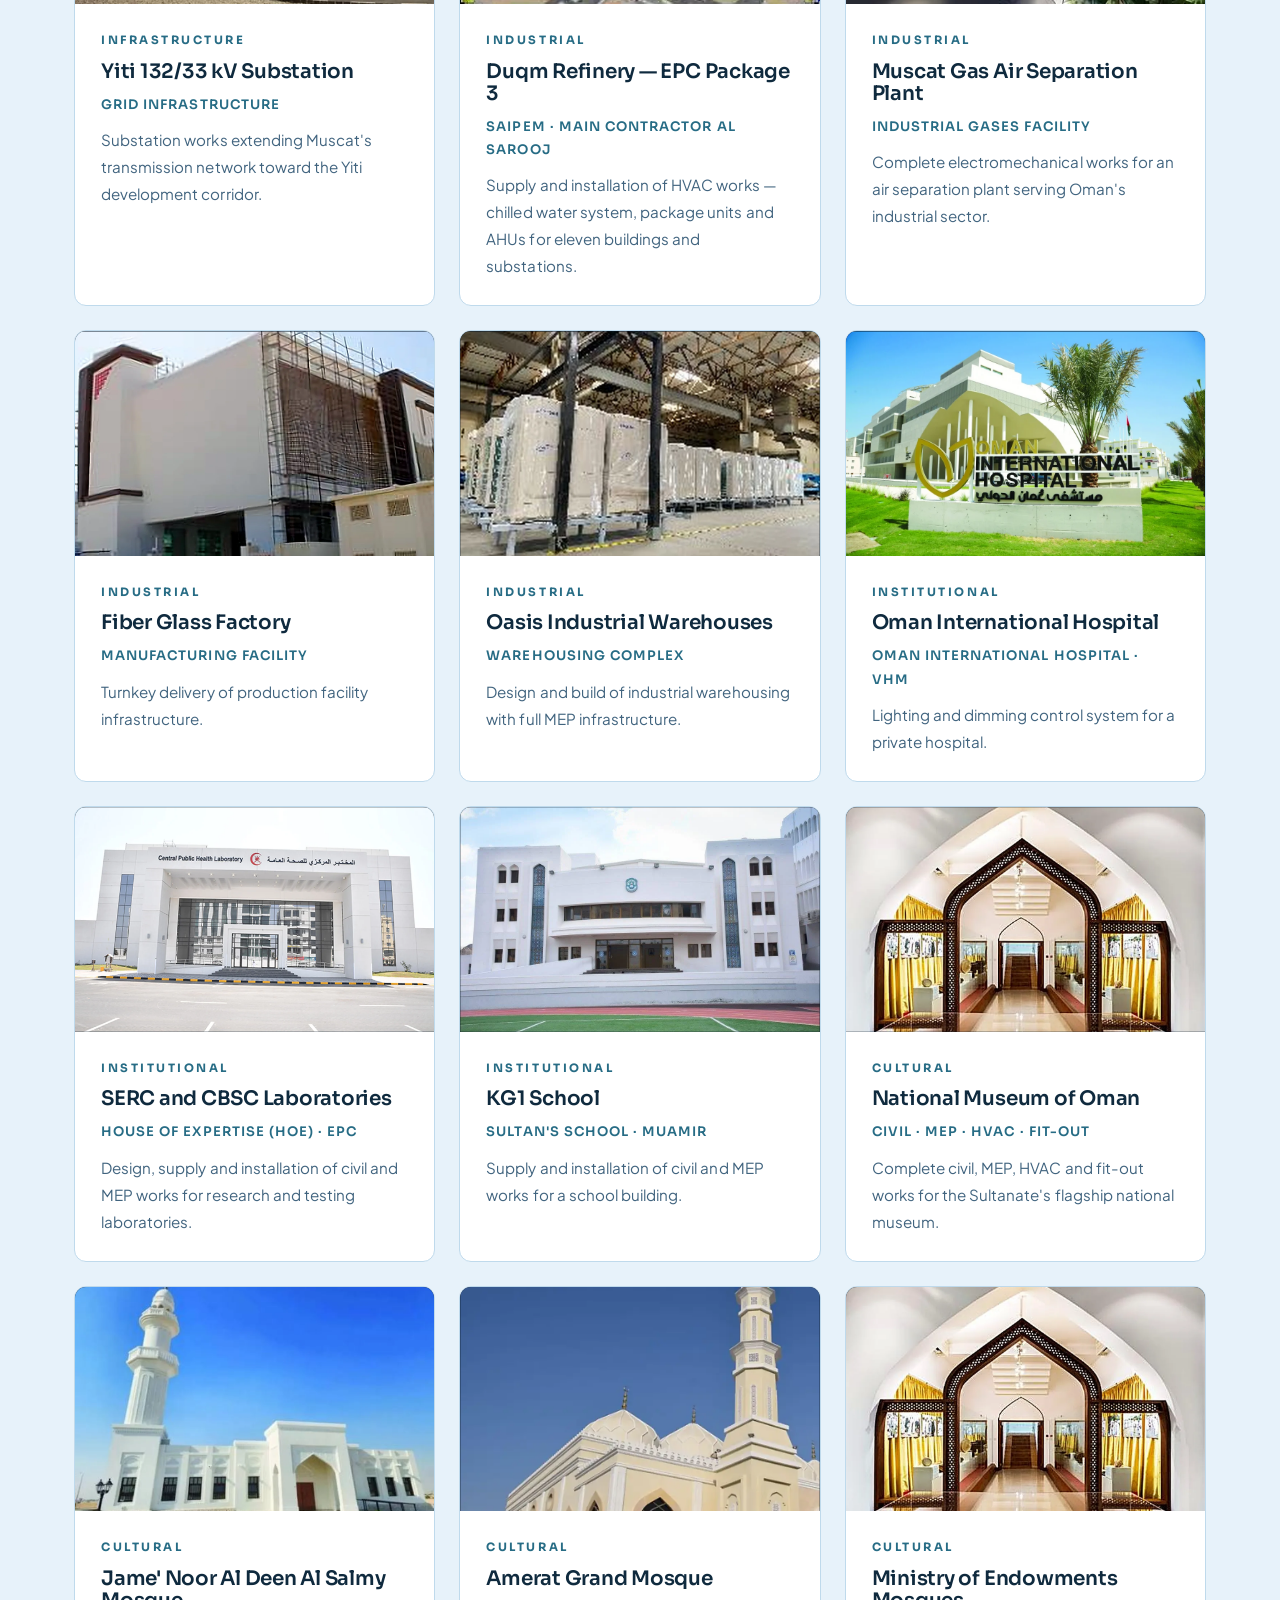
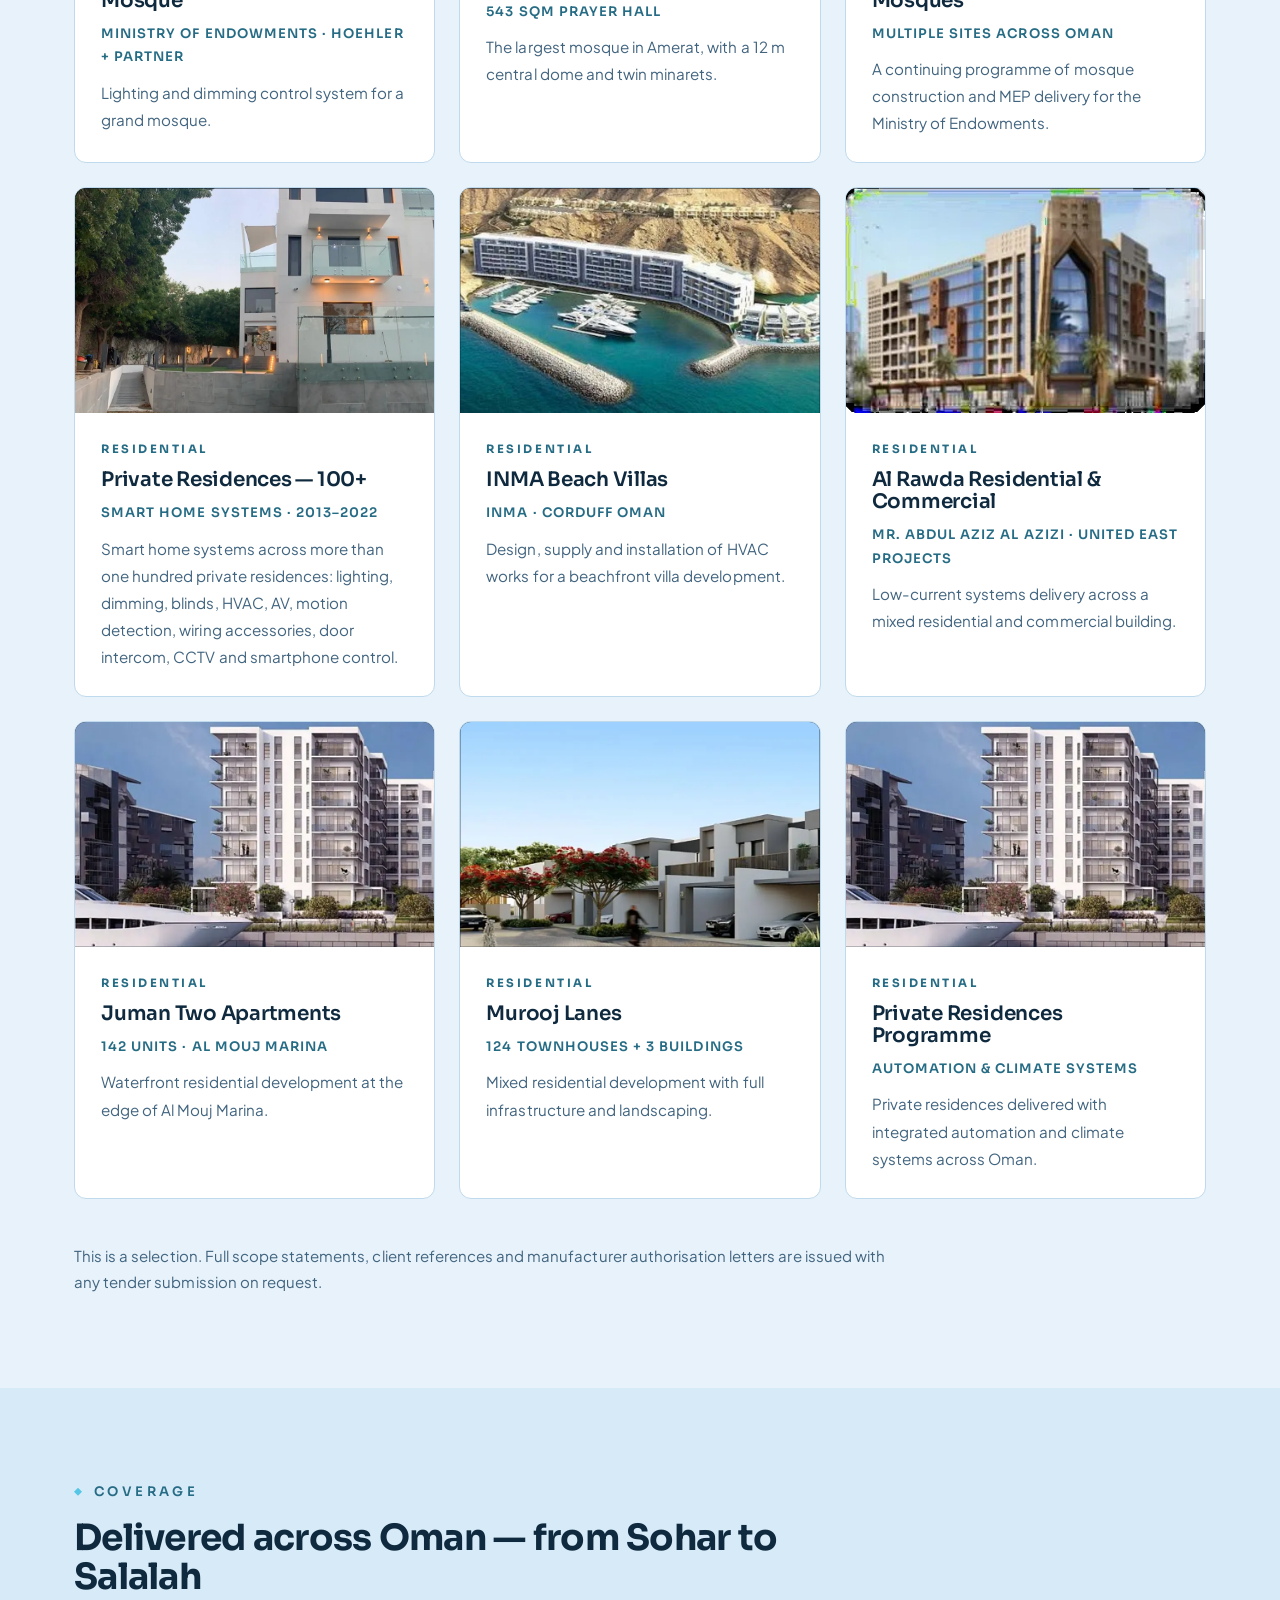
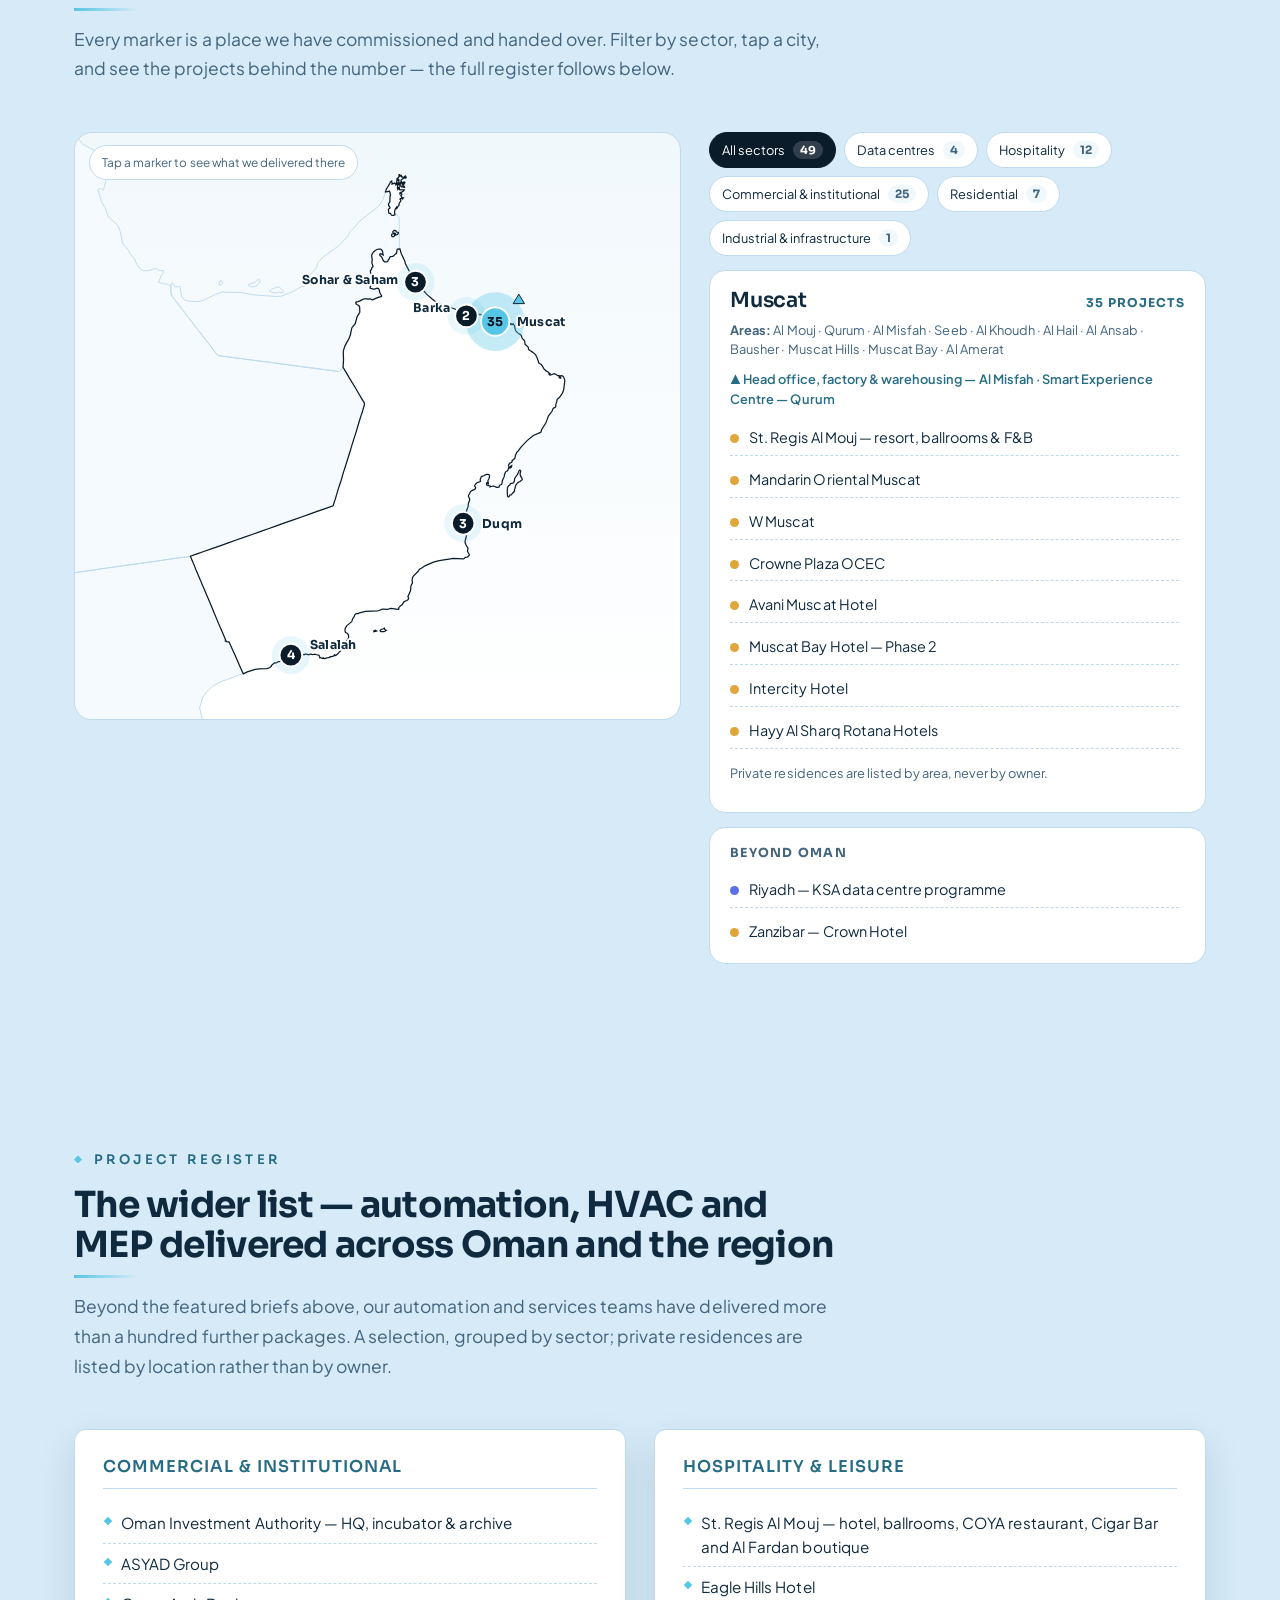
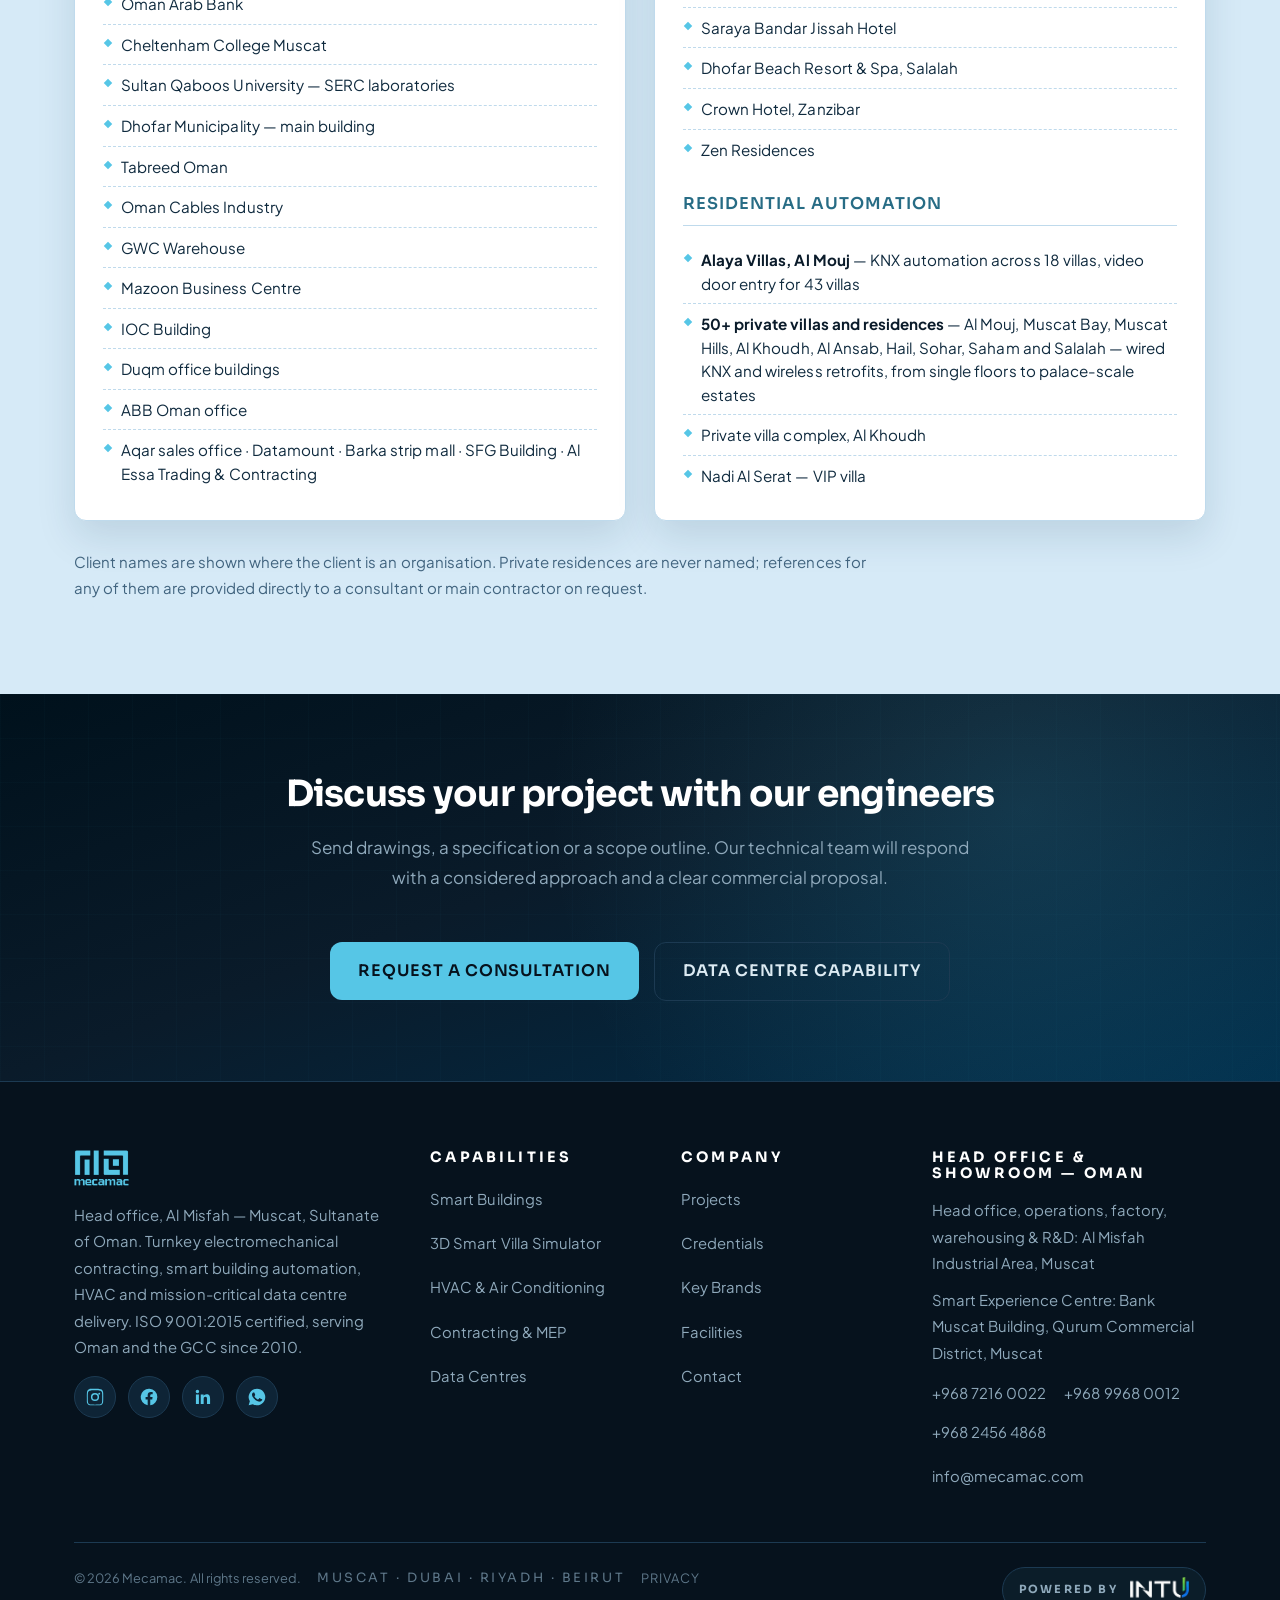
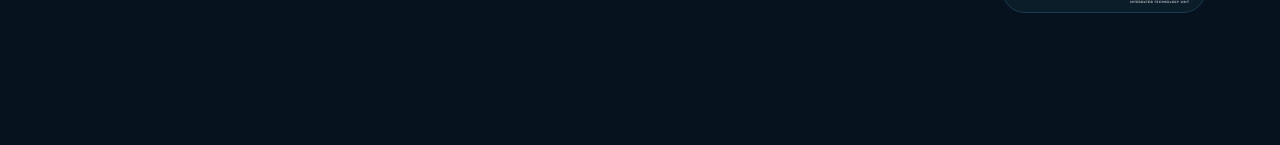
<file: projects/index.html>
<!DOCTYPE html>

<html lang="en">
<head>
<meta charset="utf-8"/>
<script>(function(){var d=document.documentElement;try{var t=localStorage.getItem("mecamac-theme");if(!t)t=window.matchMedia&&matchMedia("(prefers-color-scheme:dark)").matches?"dark":"light";d.setAttribute("data-theme",t);try{if(localStorage.getItem("mecamac-motion")==="off")d.setAttribute("data-motion","off");}catch(e){}var l=localStorage.getItem("mecamac-lang");if(l==="ar"){d.setAttribute("lang","ar");d.setAttribute("dir","rtl");d.classList.add("ar-pending");setTimeout(function(){d.classList.remove("ar-pending");},3000);document.write('<script src="../assets/js/ar.js"><\/script>');}}catch(e){d.setAttribute("data-theme","light");}})();</script>
<meta content="width=device-width, initial-scale=1.0" name="viewport"/>
<meta content="#04141F" name="theme-color"/>
<!-- ⚠️ TESTING PHASE ONLY — REMOVE the next line before launching on the official domain -->
<meta content="noindex, nofollow" name="robots"/>
<title data-i18n="pr.001">Project References | Mecamac Oman — Data Centres, Hospitality, Commercial &amp; Infrastructure</title>
<meta content="Mecamac reference projects across Oman and the GCC with client and consultant named: Equinix, Ooredoo, Duqm Refinery and Airport, St. Regis Al Mouj, Mandarin Oriental, Crowne Plaza OCEC, National Bank of Oman and more." name="description"/>
<!-- <link rel="canonical" href="https://www.mecamac.com/projects/"> -->
<meta content="website" property="og:type"/>
<meta content="Project References | Mecamac Oman — Data Centres, Hospitality, Commercial &amp; Infrastructure" property="og:title"/>
<meta content="Mecamac reference projects across Oman and the GCC with client and consultant named: Equinix, Ooredoo, Duqm Refinery and Airport, St. Regis Al Mouj, Mandarin Oriental, Crowne Plaza OCEC, National Bank of Oman and more." property="og:description"/>
<meta content="en_OM" property="og:locale"/>
<meta content="https://www.mecamac.com/projects/" property="og:url"/>
<meta content="https://www.mecamac.com/assets/img/og-cover.jpg" property="og:image"/>
<meta content="1200" property="og:image:width"/>
<meta content="630" property="og:image:height"/>
<meta content="Mecamac" property="og:site_name"/>
<meta content="summary_large_image" name="twitter:card"/>
<link href="../assets/img/logo-navy.png" rel="icon" type="image/png"/>
<link href="https://fonts.googleapis.com" rel="preconnect"/>
<link crossorigin="" href="https://fonts.gstatic.com" rel="preconnect"/>
<link href="https://fonts.googleapis.com/css2?family=Sora:wght@600;700;800&amp;family=Plus+Jakarta+Sans:wght@400;500;600;700&amp;display=swap" rel="stylesheet"/>
<link href="https://fonts.googleapis.com/css2?family=IBM+Plex+Sans+Arabic:wght@400;500;600;700&amp;display=swap" rel="stylesheet"/>
<link href="../assets/css/style.css" rel="stylesheet"/>
<script type="application/ld+json">{ "@context": "https://schema.org", "@type": "CollectionPage", "name": "Mecamac Project References", "description": "Named reference projects across data centres, hospitality, commercial, infrastructure, industrial, institutional, cultural and residential sectors in Oman and the GCC." }</script>
</head>
<body>
<a class="skip-link" href="#main" data-i18n="ui.skip">Skip to content</a>
<header class="site-header">
<nav aria-label="Main" class="nav wrap">
<a aria-label="Mecamac home" class="logo" href="../index.html"><img alt="Mecamac logo" src="../assets/img/logo-cyan.png" style="height:40px;width:auto"/></a>
<div class="nav-right"><ul class="nav-links">
<li><a data-i18n="pr.002" href="../index.html">Home</a></li>
<li><a data-i18n="pr.003" href="../services/smart-building/index.html">Smart Buildings</a></li>
<li><a data-i18n="pr.004" href="../services/hvac/index.html">HVAC</a></li>
<li><a data-i18n="pr.005" href="../services/contracting/index.html">Contracting</a></li>
<li><a data-i18n="pr.006" href="../services/data-center/index.html">Data Centres</a></li>
<li class="nav-extra"><a data-i18n="pr.992" href="../smart-villa/index.html">3D Villa Simulator</a></li>
<li><a aria-current="page" data-i18n="pr.007" href="../projects/index.html">Projects</a></li>
<li><a data-i18n="pr.008" href="../contact/index.html">Contact</a></li>
<li><a class="nav-cta" data-i18n="pr.009" href="../contact/index.html">Enquire</a></li>
</ul><div class="hdr-tools"><button aria-label="Switch to dark mode" class="icon-btn" id="theme-btn" type="button"><svg class="i-moon" viewBox="0 0 24 24" aria-hidden="true"><path d="M21 12.8A9 9 0 1 1 11.2 3a7 7 0 0 0 9.8 9.8z"/></svg><svg class="i-sun" viewBox="0 0 24 24" aria-hidden="true"><path d="M12 17a5 5 0 1 1 0-10 5 5 0 0 1 0 10zm0-13.5a1 1 0 0 1 1 1V6a1 1 0 1 1-2 0V4.5a1 1 0 0 1 1-1zm0 15a1 1 0 0 1 1 1V21a1 1 0 1 1-2 0v-1.5a1 1 0 0 1 1-1zM4.5 11H6a1 1 0 1 1 0 2H4.5a1 1 0 1 1 0-2zm13.5 0h1.5a1 1 0 1 1 0 2H18a1 1 0 1 1 0-2zM6.3 5a1 1 0 0 1 1.4 0l1 1A1 1 0 0 1 7.3 7.4l-1-1A1 1 0 0 1 6.3 5zm10 10a1 1 0 0 1 1.4 0l1 1a1 1 0 0 1-1.4 1.4l-1-1a1 1 0 0 1 0-1.4zm1.4-10a1 1 0 0 1 0 1.4l-1 1A1 1 0 0 1 15.3 6l1-1a1 1 0 0 1 1.4 0zM7.7 15a1 1 0 0 1 0 1.4l-1 1A1 1 0 0 1 5.3 16l1-1a1 1 0 0 1 1.4 0z"/></svg></button><button aria-label="التبديل إلى العربية" class="icon-btn" id="lang-btn" type="button">AR</button><button aria-label="Pause background video" class="icon-btn" id="motion-btn" title="Pause background video" type="button"><svg class="i-pause" viewBox="0 0 24 24" aria-hidden="true"><path d="M8.5 5h2.2v14H8.5zm4.8 0h2.2v14h-2.2z"/></svg><svg class="i-play" viewBox="0 0 24 24" aria-hidden="true"><path d="M8.5 5.2v13.6L19 12z"/></svg></button></div><button aria-expanded="false" aria-label="Menu" class="nav-toggle"><span></span><span></span><span></span></button></div>
</nav>
</header>
<main id="main" tabindex="-1">
<section class="hero">
<div class="wrap" style="grid-template-columns:1fr">
<div style="max-width:820px">
<nav aria-label="Breadcrumb" class="crumbs"><a data-i18n="pr.011" href="../index.html">Home</a> <span>/</span> <span data-i18n="pr.012">Projects</span></nav>
<h1 data-i18n="pr.013" style="margin-top:16px">Built for the projects that <em>cannot go wrong</em></h1>
<p class="lead inv" data-i18n="pr.014" style="margin-top:18px">Data halls that never went dark. Hotels that opened on the date. Refinery packages signed off by international EPC contractors. Every reference below names its client, its consultant and its scope — select any project to open the brief.</p>
<div class="hero-badges">
<span class="badge" data-i18n="pr.015">51 Named References</span><span class="badge" data-i18n="pr.016">8 Sectors</span><span class="badge" data-i18n="pr.017">Oman &amp; the GCC</span>
</div>
</div>
</div>
</section>
<section class="section" id="portfolio" aria-labelledby="portfolio-h">
<div class="wrap">
<h2 class="sr-only" id="portfolio-h" data-i18n="pr.960">Reference projects</h2>
<div class="filter-nav reveal" data-scope="portfolio">
<button class="active" data-filter="all" data-i18n="pr.018">All References</button>
<button data-filter="dc" data-i18n="pr.019">Data Centres</button>
<button data-filter="hos" data-i18n="pr.020">Hospitality</button>
<button data-filter="com" data-i18n="pr.021">Commercial</button>
<button data-filter="inf" data-i18n="pr.022">Infrastructure</button>
<button data-filter="ind" data-i18n="pr.023">Industrial</button>
<button data-filter="ins" data-i18n="pr.024">Institutional</button>
<button data-filter="cul" data-i18n="pr.025">Cultural</button>
<button data-filter="res" data-i18n="pr.026">Residential</button>
</div>
<div class="grid grid-3"><article aria-label="View brief: Equinix MC1 — Phase 1A &amp; 2B" class="card reveal proj-item" data-cat="dc" data-desc="Supply, installation, testing and commissioning of MEP systems including the chilled water system for a live colocation facility." data-facts="Client::Omantel &amp; Equinix|Consultant::COWI &amp; Partners LLC|Scope::MEP systems · chilled water|Phases::1A and 2B" data-img="../assets/img/ref-equinix-mc1.webp" data-meta="Omantel &amp; Equinix · COWI &amp; Partners" data-sector="Data Centres" data-title="Equinix MC1 — Phase 1A &amp; 2B" role="button" tabindex="0"><div class="card-img"><img alt="Equinix MC1 data centre Oman — MEP and chilled water systems by Mecamac" height="350" loading="lazy" src="../assets/img/ref-equinix-mc1.webp" width="560"/></div><div class="card-body"><span class="tag" data-i18n="pr.027">Data Centres</span><h3 data-i18n="pr.028">Equinix MC1 — Phase 1A &amp; 2B</h3><p data-i18n="pr.029" style="font-family:var(--ff-display);font-weight:600;font-size:.82rem;letter-spacing:.08em;text-transform:uppercase;color:var(--cyan-dim)">Omantel &amp; Equinix · COWI &amp; Partners</p><p data-i18n="pr.030">Supply, installation, testing and commissioning of MEP systems including the chilled water system for a live colocation facility.</p></div></article><article aria-label="View brief: Equinix MC1 — Barka Campus" class="card reveal proj-item" data-cat="dc" data-desc="MEP delivery within an operating colocation campus, executed without interrupting tenant service." data-facts="Capacity::720 racks across 12 halls|Topology::N+N electrical redundancy|Context::2 km from the AAE-1 subsea landing|Condition::Live facility, zero disruption" data-img="../assets/img/proj-equinix-barka.webp" data-meta="720 racks · 12 halls · N+N" data-sector="Data Centres" data-title="Equinix MC1 — Barka Campus" role="button" tabindex="0"><div class="card-img"><img alt="Equinix MC1 Barka data centre delivered by Mecamac" height="350" loading="lazy" src="../assets/img/proj-equinix-barka.webp" width="560"/></div><div class="card-body"><span class="tag" data-i18n="pr.031">Data Centres</span><h3 data-i18n="pr.032">Equinix MC1 — Barka Campus</h3><p data-i18n="pr.033" style="font-family:var(--ff-display);font-weight:600;font-size:.82rem;letter-spacing:.08em;text-transform:uppercase;color:var(--cyan-dim)">720 racks · 12 halls · N+N</p><p data-i18n="pr.034">MEP delivery within an operating colocation campus, executed without interrupting tenant service.</p></div></article><article aria-label="View brief: Ooredoo Data Centre" class="card reveal proj-item" data-cat="dc" data-desc="Design, supply and installation of HVAC works including the chilled water system for Ooredoo's data centre." data-facts="Client::Ooredoo|Consultant::Al Shamel Engineering Consultancy|Scope::Design, supply &amp; installation of HVAC|System::Chilled water" data-img="../assets/img/ref-ooredoo-dc.webp" data-meta="Ooredoo · Al Shamel Engineering" data-sector="Data Centres" data-title="Ooredoo Data Centre" role="button" tabindex="0"><div class="card-img"><img alt="Ooredoo Data Centre HVAC and chilled water system by Mecamac" height="350" loading="lazy" src="../assets/img/ref-ooredoo-dc.webp" width="560"/></div><div class="card-body"><span class="tag" data-i18n="pr.035">Data Centres</span><h3 data-i18n="pr.036">Ooredoo Data Centre</h3><p data-i18n="pr.037" style="font-family:var(--ff-display);font-weight:600;font-size:.82rem;letter-spacing:.08em;text-transform:uppercase;color:var(--cyan-dim)">Ooredoo · Al Shamel Engineering</p><p data-i18n="pr.038">Design, supply and installation of HVAC works including the chilled water system for Ooredoo's data centre.</p></div></article><article aria-label="View brief: Equinix Salalah — Phase 1" class="card reveal proj-item" data-cat="dc" data-desc="Phase-one mechanical and electrical package for the facility anchoring Oman's southern subsea route." data-facts="Scope::Power, cooling and auxiliary systems|Sector::Colocation / carrier landing|Region::Dhofar Governorate|Delivery::Phase-one package" data-img="../assets/img/proj-equinix-salalah.webp" data-meta="Subsea cable landing facility" data-sector="Data Centres" data-title="Equinix Salalah — Phase 1" role="button" tabindex="0"><div class="card-img"><img alt="Equinix Salalah data centre phase one MEP by Mecamac" height="350" loading="lazy" src="../assets/img/proj-equinix-salalah.webp" width="560"/></div><div class="card-body"><span class="tag" data-i18n="pr.039">Data Centres</span><h3 data-i18n="pr.040">Equinix Salalah — Phase 1</h3><p data-i18n="pr.041" style="font-family:var(--ff-display);font-weight:600;font-size:.82rem;letter-spacing:.08em;text-transform:uppercase;color:var(--cyan-dim)">Subsea cable landing facility</p><p data-i18n="pr.042">Phase-one mechanical and electrical package for the facility anchoring Oman's southern subsea route.</p></div></article><article aria-label="View brief: Detasad Data Centre" class="card reveal proj-item" data-cat="dc" data-desc="HVAC, electrical and BMS delivery across colocation halls in the Kingdom of Saudi Arabia." data-facts="Client::Detasad|Scope::HVAC · Electrical · BMS|Country::Saudi Arabia|Type::Colocation halls" data-img="../assets/img/proj-detasad.webp" data-meta="Kingdom of Saudi Arabia" data-sector="Data Centres" data-title="Detasad Data Centre" role="button" tabindex="0"><div class="card-img"><img alt="Detasad data centre Saudi Arabia — HVAC, electrical and BMS by Mecamac" height="350" loading="lazy" src="../assets/img/proj-detasad.webp" width="560"/></div><div class="card-body"><span class="tag" data-i18n="pr.043">Data Centres</span><h3 data-i18n="pr.044">Detasad Data Centre</h3><p data-i18n="pr.045" style="font-family:var(--ff-display);font-weight:600;font-size:.82rem;letter-spacing:.08em;text-transform:uppercase;color:var(--cyan-dim)">Kingdom of Saudi Arabia</p><p data-i18n="pr.046">HVAC, electrical and BMS delivery across colocation halls in the Kingdom of Saudi Arabia.</p></div></article><article aria-label="View brief: KSA Data Centre Programme" class="card reveal proj-item" data-cat="dc" data-desc="HVAC, electrical and BMS works delivered across multiple Saudi data centre facilities." data-facts="Clients::ROSHN, NCA|Partner::Site Technology|Scope::HVAC · Electrical · BMS|Country::Saudi Arabia" data-img="../assets/img/proj-ksa-dc.webp" data-meta="ROSHN · NCA · with Site Technology" data-sector="Data Centres" data-title="KSA Data Centre Programme" role="button" tabindex="0"><div class="card-img"><img alt="Saudi data centre programme HVAC, electrical and BMS by Mecamac" height="350" loading="lazy" src="../assets/img/proj-ksa-dc.webp" width="560"/></div><div class="card-body"><span class="tag" data-i18n="pr.047">Data Centres</span><h3 data-i18n="pr.048">KSA Data Centre Programme</h3><p data-i18n="pr.049" style="font-family:var(--ff-display);font-weight:600;font-size:.82rem;letter-spacing:.08em;text-transform:uppercase;color:var(--cyan-dim)">ROSHN · NCA · with Site Technology</p><p data-i18n="pr.050">HVAC, electrical and BMS works delivered across multiple Saudi data centre facilities.</p></div></article><article aria-label="View brief: Supreme Council of Planning" class="card reveal proj-item" data-cat="dc" data-desc="Server-room infrastructure delivered from design through commissioning for a government authority." data-facts="Client::Government authority|Consultant::Ibn Khaldun|Scope::Structured cabling &amp; monitoring|Delivery::Design to commissioning" data-img="../assets/img/proj-scp.webp" data-meta="Consultant Ibn Khaldun" data-sector="Data Centres" data-title="Supreme Council of Planning" role="button" tabindex="0"><div class="card-img"><img alt="Supreme Council of Planning server room infrastructure by Mecamac" height="350" loading="lazy" src="../assets/img/proj-scp.webp" width="560"/></div><div class="card-body"><span class="tag" data-i18n="pr.051">Data Centres</span><h3 data-i18n="pr.052">Supreme Council of Planning</h3><p data-i18n="pr.053" style="font-family:var(--ff-display);font-weight:600;font-size:.82rem;letter-spacing:.08em;text-transform:uppercase;color:var(--cyan-dim)">Consultant Ibn Khaldun</p><p data-i18n="pr.054">Server-room infrastructure delivered from design through commissioning for a government authority.</p></div></article><article aria-label="View brief: St. Regis Hotel" class="card reveal proj-item" data-cat="hos" data-desc="Lighting control system for the St. Regis hotel, delivered to operator brand standards." data-facts="Client::Al Fardan Hotels &amp; Resorts|Consultant::Ibrahim Jaidah|Scope::Lighting control system|Sector::Luxury hospitality" data-img="../assets/img/ref-st-regis.webp" data-meta="Al Fardan Hotels &amp; Resorts · Ibrahim Jaidah" data-sector="Hospitality" data-title="St. Regis Hotel" role="button" tabindex="0"><div class="card-img"><img alt="St. Regis Hotel Oman lighting control system by Mecamac" height="350" loading="lazy" src="../assets/img/ref-st-regis.webp" width="560"/></div><div class="card-body"><span class="tag" data-i18n="pr.055">Hospitality</span><h3 data-i18n="pr.056">St. Regis Hotel</h3><p data-i18n="pr.057" style="font-family:var(--ff-display);font-weight:600;font-size:.82rem;letter-spacing:.08em;text-transform:uppercase;color:var(--cyan-dim)">Al Fardan Hotels &amp; Resorts · Ibrahim Jaidah</p><p data-i18n="pr.058">Lighting control system for the St. Regis hotel, delivered to operator brand standards.</p></div></article><article aria-label="View brief: Mandarin Oriental Hotel" class="card reveal proj-item" data-cat="hos" data-desc="DALI lighting control system for the Mandarin Oriental, coordinated with the interior lighting design." data-facts="Client::Eagle Hills|Consultant::SSH International|Scope::DALI lighting control system|Sector::Luxury hospitality" data-img="../assets/img/ref-mandarin-oriental.webp" data-meta="Eagle Hills · SSH International" data-sector="Hospitality" data-title="Mandarin Oriental Hotel" role="button" tabindex="0"><div class="card-img"><img alt="Mandarin Oriental Hotel DALI lighting control system by Mecamac" height="350" loading="lazy" src="../assets/img/ref-mandarin-oriental.webp" width="560"/></div><div class="card-body"><span class="tag" data-i18n="pr.059">Hospitality</span><h3 data-i18n="pr.060">Mandarin Oriental Hotel</h3><p data-i18n="pr.061" style="font-family:var(--ff-display);font-weight:600;font-size:.82rem;letter-spacing:.08em;text-transform:uppercase;color:var(--cyan-dim)">Eagle Hills · SSH International</p><p data-i18n="pr.062">DALI lighting control system for the Mandarin Oriental, coordinated with the interior lighting design.</p></div></article><article aria-label="View brief: W Hotel" class="card reveal proj-item" data-cat="hos" data-desc="DMX lighting control system and HVAC ducting supply for the W hotel." data-facts="Client::Oman Tourism Development|Consultant::COWI|Scope::DMX lighting control · HVAC ducting|Sector::Lifestyle hospitality" data-img="../assets/img/ref-w-hotel.webp" data-meta="Oman Tourism Development · COWI" data-sector="Hospitality" data-title="W Hotel" role="button" tabindex="0"><div class="card-img"><img alt="W Hotel DMX lighting control and HVAC ducting by Mecamac" height="350" loading="lazy" src="../assets/img/ref-w-hotel.webp" width="560"/></div><div class="card-body"><span class="tag" data-i18n="pr.063">Hospitality</span><h3 data-i18n="pr.064">W Hotel</h3><p data-i18n="pr.065" style="font-family:var(--ff-display);font-weight:600;font-size:.82rem;letter-spacing:.08em;text-transform:uppercase;color:var(--cyan-dim)">Oman Tourism Development · COWI</p><p data-i18n="pr.066">DMX lighting control system and HVAC ducting supply for the W hotel.</p></div></article><article aria-label="View brief: OCEC Crowne Plaza Hotel" class="card reveal proj-item" data-cat="hos" data-desc="Lighting control system for the Crowne Plaza hotel at the Oman Convention &amp; Exhibition Centre." data-facts="Client::Oman Tourism Development|Consultant::Ibn Khaldun|Scope::Lighting control system|Context::OCEC precinct" data-img="../assets/img/ref-ocec-crowne.webp" data-meta="Oman Tourism Development · Ibn Khaldun" data-sector="Hospitality" data-title="OCEC Crowne Plaza Hotel" role="button" tabindex="0"><div class="card-img"><img alt="OCEC Crowne Plaza Hotel lighting control system by Mecamac" height="350" loading="lazy" src="../assets/img/ref-ocec-crowne.webp" width="560"/></div><div class="card-body"><span class="tag" data-i18n="pr.067">Hospitality</span><h3 data-i18n="pr.068">OCEC Crowne Plaza Hotel</h3><p data-i18n="pr.069" style="font-family:var(--ff-display);font-weight:600;font-size:.82rem;letter-spacing:.08em;text-transform:uppercase;color:var(--cyan-dim)">Oman Tourism Development · Ibn Khaldun</p><p data-i18n="pr.070">Lighting control system for the Crowne Plaza hotel at the Oman Convention &amp; Exhibition Centre.</p></div></article><article aria-label="View brief: Muscat Bay Hotel — Phase 2" class="card reveal proj-item" data-cat="hos" data-desc="Lighting and dimming control system for the second hotel phase at Muscat Bay." data-facts="Client::Saraya Bandar Jissah|Consultant::Atkins|Scope::Lighting &amp; dimming control|Phase::Hotel 2" data-img="../assets/img/ref-muscat-bay.webp" data-meta="Saraya Bandar Jissah · Atkins" data-sector="Hospitality" data-title="Muscat Bay Hotel — Phase 2" role="button" tabindex="0"><div class="card-img"><img alt="Muscat Bay Hotel 2 lighting and dimming control by Mecamac" height="350" loading="lazy" src="../assets/img/ref-muscat-bay.webp" width="560"/></div><div class="card-body"><span class="tag" data-i18n="pr.071">Hospitality</span><h3 data-i18n="pr.072">Muscat Bay Hotel — Phase 2</h3><p data-i18n="pr.073" style="font-family:var(--ff-display);font-weight:600;font-size:.82rem;letter-spacing:.08em;text-transform:uppercase;color:var(--cyan-dim)">Saraya Bandar Jissah · Atkins</p><p data-i18n="pr.074">Lighting and dimming control system for the second hotel phase at Muscat Bay.</p></div></article><article aria-label="View brief: Intercity Hotel" class="card reveal proj-item" data-cat="hos" data-desc="Lighting control system for the Intercity hotel development." data-facts="Client::Nizwa Integrated Real Estate Company|Consultant::Amjaad Consultancy|Scope::Lighting control system|Sector::Hospitality" data-img="../assets/img/ref-intercity-hotel.webp" data-meta="Nizwa Integrated Real Estate · Amjaad" data-sector="Hospitality" data-title="Intercity Hotel" role="button" tabindex="0"><div class="card-img"><img alt="Intercity Hotel Nizwa lighting control system by Mecamac" height="350" loading="lazy" src="../assets/img/ref-intercity-hotel.webp" width="560"/></div><div class="card-body"><span class="tag" data-i18n="pr.075">Hospitality</span><h3 data-i18n="pr.076">Intercity Hotel</h3><p data-i18n="pr.077" style="font-family:var(--ff-display);font-weight:600;font-size:.82rem;letter-spacing:.08em;text-transform:uppercase;color:var(--cyan-dim)">Nizwa Integrated Real Estate · Amjaad</p><p data-i18n="pr.078">Lighting control system for the Intercity hotel development.</p></div></article><article aria-label="View brief: Dhofar Resort &amp; Spa" class="card reveal proj-item" data-cat="hos" data-desc="Lighting and dimming control system for a resort and spa development in Dhofar." data-facts="Client::Dhofar Beach Resort LLC|Consultant::SSH|Scope::Lighting &amp; dimming control|Region::Dhofar" data-img="../assets/img/ref-dhofar-resort.webp" data-meta="Dhofar Beach Resort LLC · SSH" data-sector="Hospitality" data-title="Dhofar Resort &amp; Spa" role="button" tabindex="0"><div class="card-img"><img alt="Dhofar Resort and Spa lighting and dimming control by Mecamac" height="350" loading="lazy" src="../assets/img/ref-dhofar-resort.webp" width="560"/></div><div class="card-body"><span class="tag" data-i18n="pr.079">Hospitality</span><h3 data-i18n="pr.080">Dhofar Resort &amp; Spa</h3><p data-i18n="pr.081" style="font-family:var(--ff-display);font-weight:600;font-size:.82rem;letter-spacing:.08em;text-transform:uppercase;color:var(--cyan-dim)">Dhofar Beach Resort LLC · SSH</p><p data-i18n="pr.082">Lighting and dimming control system for a resort and spa development in Dhofar.</p></div></article><article aria-label="View brief: Sundus Rotana Hotel" class="card reveal proj-item" data-cat="hos" data-desc="Four-star hotel with ballroom, spa and conference facilities." data-facts="Built-up area::25,000 sqm|Keys::215|Facilities::Ballroom, spa, conference centre|Operator::Rotana" data-img="../assets/img/proj-sundus-rotana.webp" data-meta="215 keys · 25,000 sqm" data-sector="Hospitality" data-title="Sundus Rotana Hotel" role="button" tabindex="0"><div class="card-img"><img alt="Sundus Rotana hotel Muscat built by Mecamac" height="350" loading="lazy" src="../assets/img/proj-sundus-rotana.webp" width="560"/></div><div class="card-body"><span class="tag" data-i18n="pr.083">Hospitality</span><h3 data-i18n="pr.084">Sundus Rotana Hotel</h3><p data-i18n="pr.085" style="font-family:var(--ff-display);font-weight:600;font-size:.82rem;letter-spacing:.08em;text-transform:uppercase;color:var(--cyan-dim)">215 keys · 25,000 sqm</p><p data-i18n="pr.086">Four-star hotel with ballroom, spa and conference facilities.</p></div></article><article aria-label="View brief: Hayy Al Sharq Rotana Hotels" class="card reveal proj-item" data-cat="hos" data-desc="Twin Rotana-branded hotels within a signature mixed-use destination." data-facts="Built-up area::48,503 sqm|Keys::247 + 263|Brands::Arjaan and Reyhaan by Rotana|Sector::Hospitality" data-img="../assets/img/proj-hayy-alsharq.webp" data-meta="Arjaan &amp; Reyhaan · 510 keys" data-sector="Hospitality" data-title="Hayy Al Sharq Rotana Hotels" role="button" tabindex="0"><div class="card-img"><img alt="Hayy Al Sharq Rotana twin hotels delivered by Mecamac" height="350" loading="lazy" src="../assets/img/proj-hayy-alsharq.webp" width="560"/></div><div class="card-body"><span class="tag" data-i18n="pr.087">Hospitality</span><h3 data-i18n="pr.088">Hayy Al Sharq Rotana Hotels</h3><p data-i18n="pr.089" style="font-family:var(--ff-display);font-weight:600;font-size:.82rem;letter-spacing:.08em;text-transform:uppercase;color:var(--cyan-dim)">Arjaan &amp; Reyhaan · 510 keys</p><p data-i18n="pr.090">Twin Rotana-branded hotels within a signature mixed-use destination.</p></div></article><article aria-label="View brief: Avani Muscat Hotel" class="card reveal proj-item" data-cat="hos" data-desc="Four-star hotel adjacent to Al Araimi Boulevard blending heritage and contemporary design." data-facts="Built-up area::12,200 sqm|Keys::162|Location::Seeb|Operator::Avani" data-img="../assets/img/proj-avani.webp" data-meta="162 keys · Seeb" data-sector="Hospitality" data-title="Avani Muscat Hotel" role="button" tabindex="0"><div class="card-img"><img alt="Avani Muscat hotel Seeb built by Mecamac" height="350" loading="lazy" src="../assets/img/proj-avani.webp" width="560"/></div><div class="card-body"><span class="tag" data-i18n="pr.091">Hospitality</span><h3 data-i18n="pr.092">Avani Muscat Hotel</h3><p data-i18n="pr.093" style="font-family:var(--ff-display);font-weight:600;font-size:.82rem;letter-spacing:.08em;text-transform:uppercase;color:var(--cyan-dim)">162 keys · Seeb</p><p data-i18n="pr.094">Four-star hotel adjacent to Al Araimi Boulevard blending heritage and contemporary design.</p></div></article><article aria-label="View brief: St. Regis Ballroom — Al Mouj" class="card reveal proj-item" data-cat="hos" data-desc="Complete civil, MEP and fit-out works for the grand ballroom of the St. Regis resort." data-facts="Scope::Civil · MEP · Fit-out|Asset::Grand ballroom|Location::Al Mouj Muscat|Operator::St. Regis" data-img="../assets/img/proj-st-regis.webp" data-meta="Civil · MEP · Fit-out" data-sector="Hospitality" data-title="St. Regis Ballroom — Al Mouj" role="button" tabindex="0"><div class="card-img"><img alt="St Regis Al Mouj grand ballroom fit-out by Mecamac" height="350" loading="lazy" src="../assets/img/proj-st-regis.webp" width="560"/></div><div class="card-body"><span class="tag" data-i18n="pr.095">Hospitality</span><h3 data-i18n="pr.096">St. Regis Ballroom — Al Mouj</h3><p data-i18n="pr.097" style="font-family:var(--ff-display);font-weight:600;font-size:.82rem;letter-spacing:.08em;text-transform:uppercase;color:var(--cyan-dim)">Civil · MEP · Fit-out</p><p data-i18n="pr.098">Complete civil, MEP and fit-out works for the grand ballroom of the St. Regis resort.</p></div></article><article aria-label="View brief: National Bank of Oman" class="card reveal proj-item" data-cat="com" data-desc="Lighting and DALI dimming control system for the bank's premises." data-facts="Client::National Bank of Oman|Consultant::Ibrahim Jaidah|Scope::Lighting &amp; DALI dimming control|Sector::Banking" data-img="../assets/img/ref-nbo.webp" data-meta="National Bank of Oman · Ibrahim Jaidah" data-sector="Commercial" data-title="National Bank of Oman" role="button" tabindex="0"><div class="card-img"><img alt="National Bank of Oman lighting and DALI dimming control by Mecamac" height="350" loading="lazy" src="../assets/img/ref-nbo.webp" width="560"/></div><div class="card-body"><span class="tag" data-i18n="pr.099">Commercial</span><h3 data-i18n="pr.100">National Bank of Oman</h3><p data-i18n="pr.101" style="font-family:var(--ff-display);font-weight:600;font-size:.82rem;letter-spacing:.08em;text-transform:uppercase;color:var(--cyan-dim)">National Bank of Oman · Ibrahim Jaidah</p><p data-i18n="pr.102">Lighting and DALI dimming control system for the bank's premises.</p></div></article><article aria-label="View brief: Alizz Islamic Bank" class="card reveal proj-item" data-cat="com" data-desc="Building automation system delivered for Alizz Islamic Bank." data-facts="Client::Alizz Islamic Bank|Main contractor::YAAT LLC|Scope::Building automation system|Sector::Banking" data-img="../assets/img/ref-alizz-bank.webp" data-meta="Alizz Islamic Bank · YAAT LLC" data-sector="Commercial" data-title="Alizz Islamic Bank" role="button" tabindex="0"><div class="card-img"><img alt="Alizz Islamic Bank building automation system by Mecamac" height="350" loading="lazy" src="../assets/img/ref-alizz-bank.webp" width="560"/></div><div class="card-body"><span class="tag" data-i18n="pr.103">Commercial</span><h3 data-i18n="pr.104">Alizz Islamic Bank</h3><p data-i18n="pr.105" style="font-family:var(--ff-display);font-weight:600;font-size:.82rem;letter-spacing:.08em;text-transform:uppercase;color:var(--cyan-dim)">Alizz Islamic Bank · YAAT LLC</p><p data-i18n="pr.106">Building automation system delivered for Alizz Islamic Bank.</p></div></article><article aria-label="View brief: Sohar City Centre" class="card reveal proj-item" data-cat="com" data-desc="Lighting control system for a regional shopping centre operated by Majid Al Futtaim." data-facts="Client::Majid Al Futtaim|Consultant::Laceco Architects &amp; Engineers|Scope::Lighting control system|Sector::Retail" data-img="../assets/img/ref-sohar-city-centre.webp" data-meta="Majid Al Futtaim · Laceco" data-sector="Commercial" data-title="Sohar City Centre" role="button" tabindex="0"><div class="card-img"><img alt="Sohar City Centre lighting control system by Mecamac for Majid Al Futtaim" height="350" loading="lazy" src="../assets/img/ref-sohar-city-centre.webp" width="560"/></div><div class="card-body"><span class="tag" data-i18n="pr.107">Commercial</span><h3 data-i18n="pr.108">Sohar City Centre</h3><p data-i18n="pr.109" style="font-family:var(--ff-display);font-weight:600;font-size:.82rem;letter-spacing:.08em;text-transform:uppercase;color:var(--cyan-dim)">Majid Al Futtaim · Laceco</p><p data-i18n="pr.110">Lighting control system for a regional shopping centre operated by Majid Al Futtaim.</p></div></article><article aria-label="View brief: Ominvest Muscat Hills" class="card reveal proj-item" data-cat="com" data-desc="Lighting control system for the Ominvest development at Muscat Hills." data-facts="Client::Ominvest|Consultant::Design Unit|Scope::Lighting control system|Sector::Mixed-use commercial" data-img="../assets/img/ref-ominvest-hills.webp" data-meta="Ominvest · Design Unit" data-sector="Commercial" data-title="Ominvest Muscat Hills" role="button" tabindex="0"><div class="card-img"><img alt="Ominvest Muscat Hills lighting control system by Mecamac" height="350" loading="lazy" src="../assets/img/ref-ominvest-hills.webp" width="560"/></div><div class="card-body"><span class="tag" data-i18n="pr.111">Commercial</span><h3 data-i18n="pr.112">Ominvest Muscat Hills</h3><p data-i18n="pr.113" style="font-family:var(--ff-display);font-weight:600;font-size:.82rem;letter-spacing:.08em;text-transform:uppercase;color:var(--cyan-dim)">Ominvest · Design Unit</p><p data-i18n="pr.114">Lighting control system for the Ominvest development at Muscat Hills.</p></div></article><article aria-label="View brief: Al Fardan Mixed-Use Building" class="card reveal proj-item" data-cat="com" data-desc="Lighting control system across a mixed-use commercial and residential asset." data-facts="Client::Al Fardan Properties|Consultant::Ibrahim Jaidah|Scope::Lighting control system|Sector::Mixed-use" data-img="../assets/img/ref-alfardan-mixed.webp" data-meta="Al Fardan Properties · Ibrahim Jaidah" data-sector="Commercial" data-title="Al Fardan Mixed-Use Building" role="button" tabindex="0"><div class="card-img"><img alt="Al Fardan mixed use building lighting control system by Mecamac" height="350" loading="lazy" src="../assets/img/ref-alfardan-mixed.webp" width="560"/></div><div class="card-body"><span class="tag" data-i18n="pr.115">Commercial</span><h3 data-i18n="pr.116">Al Fardan Mixed-Use Building</h3><p data-i18n="pr.117" style="font-family:var(--ff-display);font-weight:600;font-size:.82rem;letter-spacing:.08em;text-transform:uppercase;color:var(--cyan-dim)">Al Fardan Properties · Ibrahim Jaidah</p><p data-i18n="pr.118">Lighting control system across a mixed-use commercial and residential asset.</p></div></article><article aria-label="View brief: Nadi Al Serat" class="card reveal proj-item" data-cat="com" data-desc="Building automation system, plus design, supply and installation of HVAC works." data-facts="Client::Trading &amp; Investment Establishment|Consultant::Lines and Visions|Scope::Building automation · HVAC|Delivery::Design, supply &amp; installation" data-img="../assets/img/ref-nadi-al-serat.webp" data-meta="Trading &amp; Investment Establishment" data-sector="Commercial" data-title="Nadi Al Serat" role="button" tabindex="0"><div class="card-img"><img alt="Nadi Al Serat building automation and HVAC by Mecamac" height="350" loading="lazy" src="../assets/img/ref-nadi-al-serat.webp" width="560"/></div><div class="card-body"><span class="tag" data-i18n="pr.119">Commercial</span><h3 data-i18n="pr.120">Nadi Al Serat</h3><p data-i18n="pr.121" style="font-family:var(--ff-display);font-weight:600;font-size:.82rem;letter-spacing:.08em;text-transform:uppercase;color:var(--cyan-dim)">Trading &amp; Investment Establishment</p><p data-i18n="pr.122">Building automation system, plus design, supply and installation of HVAC works.</p></div></article><article aria-label="View brief: Duqm Office Building" class="card reveal proj-item" data-cat="com" data-desc="Design, supply and installation of the HVAC works for the Squadra office and retail building in Duqm — from bare structure to a lit façade at handover." data-facts="Client::Squadra Investment &amp; Real Estate Services|Consultant::Lines and Visions|Scope::HVAC works|Delivery::Design, supply &amp; installation" data-img="../assets/img/proj-squadra-night.webp" data-meta="Squadra Investment · Lines and Visions" data-sector="Commercial" data-title="Duqm Office Building" role="button" tabindex="0"><div class="card-img"><img alt="Duqm Office Building HVAC works by Mecamac" height="350" loading="lazy" src="../assets/img/proj-squadra-night.webp" width="560"/></div><div class="card-body"><span class="tag" data-i18n="pr.123">Commercial</span><h3 data-i18n="pr.124">Duqm Office Building</h3><p data-i18n="pr.125" style="font-family:var(--ff-display);font-weight:600;font-size:.82rem;letter-spacing:.08em;text-transform:uppercase;color:var(--cyan-dim)">Squadra Investment · Lines and Visions</p><p data-i18n="pr.126">Design, supply and installation of HVAC works for an office building in Duqm.</p></div></article><article aria-label="View brief: EDO HQ Office Renovation" class="card reveal proj-item" data-cat="com" data-desc="Design, supply and installation of HVAC works for a headquarters office renovation." data-facts="Client::Petroleum Development Oman|Consultant::Onjp Oman|Scope::HVAC works|Type::Occupied-building renovation" data-img="../assets/img/ref-edo-hq.webp" data-meta="Petroleum Development Oman · Onjp Oman" data-sector="Commercial" data-title="EDO HQ Office Renovation" role="button" tabindex="0"><div class="card-img"><img alt="EDO headquarters office renovation HVAC works by Mecamac for PDO" height="350" loading="lazy" src="../assets/img/ref-edo-hq.webp" width="560"/></div><div class="card-body"><span class="tag" data-i18n="pr.127">Commercial</span><h3 data-i18n="pr.128">EDO HQ Office Renovation</h3><p data-i18n="pr.129" style="font-family:var(--ff-display);font-weight:600;font-size:.82rem;letter-spacing:.08em;text-transform:uppercase;color:var(--cyan-dim)">Petroleum Development Oman · Onjp Oman</p><p data-i18n="pr.130">Design, supply and installation of HVAC works for a headquarters office renovation.</p></div></article><article aria-label="View brief: El Caribe Restaurant" class="card reveal proj-item" data-cat="com" data-desc="MEP contractor scope including the chilled water system for a hospitality food and beverage venue." data-facts="Client::Al Fardan Hotels and Resorts|Consultant::Ibrahim Jaidah|Main contractor::ICDC|Scope::MEP · chilled water" data-img="../assets/img/ref-el-caribe.webp" data-meta="Al Fardan Hotels &amp; Resorts · ICDC" data-sector="Commercial" data-title="El Caribe Restaurant" role="button" tabindex="0"><div class="card-img"><img alt="El Caribe Restaurant MEP and chilled water works by Mecamac" height="350" loading="lazy" src="../assets/img/ref-el-caribe.webp" width="560"/></div><div class="card-body"><span class="tag" data-i18n="pr.131">Commercial</span><h3 data-i18n="pr.132">El Caribe Restaurant</h3><p data-i18n="pr.133" style="font-family:var(--ff-display);font-weight:600;font-size:.82rem;letter-spacing:.08em;text-transform:uppercase;color:var(--cyan-dim)">Al Fardan Hotels &amp; Resorts · ICDC</p><p data-i18n="pr.134">MEP contractor scope including the chilled water system for a hospitality food and beverage venue.</p></div></article><article aria-label="View brief: Ahli Bank Head Office" class="card reveal proj-item" data-cat="com" data-desc="Corporate headquarters featuring Oman's largest single-span glass skylight." data-facts="Built-up area::15,000 sqm|Feature::Largest single-span glass skylight in Oman|Façade::Marble and glazing|Sector::Banking headquarters" data-img="../assets/img/proj-ahli-bank.webp" data-meta="15,000 sqm" data-sector="Commercial" data-title="Ahli Bank Head Office" role="button" tabindex="0"><div class="card-img"><img alt="Ahli Bank head office Muscat with glass skylight built by Mecamac" height="350" loading="lazy" src="../assets/img/proj-ahli-bank.webp" width="560"/></div><div class="card-body"><span class="tag" data-i18n="pr.135">Commercial</span><h3 data-i18n="pr.136">Ahli Bank Head Office</h3><p data-i18n="pr.137" style="font-family:var(--ff-display);font-weight:600;font-size:.82rem;letter-spacing:.08em;text-transform:uppercase;color:var(--cyan-dim)">15,000 sqm</p><p data-i18n="pr.138">Corporate headquarters featuring Oman's largest single-span glass skylight.</p></div></article><article aria-label="View brief: Qatar Airways Building" class="card reveal proj-item" data-cat="com" data-desc="Landmark commercial office building with precast and stone façade." data-facts="Built-up area::17,000 sqm|Configuration::3B + G + 8 floors|Façade::Precast and natural stone|Sector::Commercial office" data-img="../assets/img/proj-qatar-airways.webp" data-meta="17,000 sqm · Ghala Heights" data-sector="Commercial" data-title="Qatar Airways Building" role="button" tabindex="0"><div class="card-img"><img alt="Qatar Airways office building Ghala Heights Muscat by Mecamac" height="350" loading="lazy" src="../assets/img/proj-qatar-airways.webp" width="560"/></div><div class="card-body"><span class="tag" data-i18n="pr.139">Commercial</span><h3 data-i18n="pr.140">Qatar Airways Building</h3><p data-i18n="pr.141" style="font-family:var(--ff-display);font-weight:600;font-size:.82rem;letter-spacing:.08em;text-transform:uppercase;color:var(--cyan-dim)">17,000 sqm · Ghala Heights</p><p data-i18n="pr.142">Landmark commercial office building with precast and stone façade.</p></div></article><article aria-label="View brief: Qurum Commercial Building" class="card reveal proj-item" data-cat="com" data-desc="One of Qurum's largest commercial office complexes." data-facts="Built-up area::30,000 sqm|Configuration::B + G + 6 + penthouse|Sector::Commercial office|Location::Qurum Commercial District" data-img="../assets/img/proj-qurum.webp" data-meta="30,000 sqm" data-sector="Commercial" data-title="Qurum Commercial Building" role="button" tabindex="0"><div class="card-img"><img alt="Qurum commercial office complex delivered by Mecamac" height="350" loading="lazy" src="../assets/img/proj-qurum.webp" width="560"/></div><div class="card-body"><span class="tag" data-i18n="pr.143">Commercial</span><h3 data-i18n="pr.144">Qurum Commercial Building</h3><p data-i18n="pr.145" style="font-family:var(--ff-display);font-weight:600;font-size:.82rem;letter-spacing:.08em;text-transform:uppercase;color:var(--cyan-dim)">30,000 sqm</p><p data-i18n="pr.146">One of Qurum's largest commercial office complexes.</p></div></article><article aria-label="View brief: Aqar Offices “1991”" class="card reveal proj-item" data-cat="com" data-desc="Fit-out with integrated lighting control and building automation across a multi-tenant office asset." data-facts="Client::Al Khonji|Units::174 offices|Scope::Fit-out · Lighting control · Automation|Sector::Multi-tenant commercial" data-img="../assets/img/proj-aqar-1991.webp" data-meta="Client Al Khonji · 174 offices" data-sector="Commercial" data-title="Aqar Offices “1991”" role="button" tabindex="0"><div class="card-img"><img alt="Aqar 1991 offices fit-out and automation by Mecamac" height="350" loading="lazy" src="../assets/img/proj-aqar-1991.webp" width="560"/></div><div class="card-body"><span class="tag" data-i18n="pr.147">Commercial</span><h3 data-i18n="pr.148">Aqar Offices “1991”</h3><p data-i18n="pr.149" style="font-family:var(--ff-display);font-weight:600;font-size:.82rem;letter-spacing:.08em;text-transform:uppercase;color:var(--cyan-dim)">Client Al Khonji · 174 offices</p><p data-i18n="pr.150">Fit-out with integrated lighting control and building automation across a multi-tenant office asset.</p></div></article><article aria-label="View brief: Duqm Airport" class="card reveal proj-item" data-cat="inf" data-desc="Lighting and DALI dimming control system for the airport terminal." data-facts="Client::Ministry of Transport &amp; Communication|Consultant::Hamza Associates|Scope::Lighting &amp; DALI dimming control|Sector::Aviation infrastructure" data-img="../assets/img/ref-duqm-airport.webp" data-meta="Ministry of Transport · Hamza Associates" data-sector="Infrastructure" data-title="Duqm Airport" role="button" tabindex="0"><div class="card-img"><img alt="Duqm Airport lighting and DALI dimming control system by Mecamac" height="350" loading="lazy" src="../assets/img/ref-duqm-airport.webp" width="560"/></div><div class="card-body"><span class="tag" data-i18n="pr.151">Infrastructure</span><h3 data-i18n="pr.152">Duqm Airport</h3><p data-i18n="pr.153" style="font-family:var(--ff-display);font-weight:600;font-size:.82rem;letter-spacing:.08em;text-transform:uppercase;color:var(--cyan-dim)">Ministry of Transport · Hamza Associates</p><p data-i18n="pr.154">Lighting and DALI dimming control system for the airport terminal.</p></div></article><article aria-label="View brief: Wadi Adai 220/132 kV Substation" class="card reveal proj-item" data-cat="inf" data-desc="The largest grid station of its time, delivered with major earthworks and GIS installation." data-facts="Voltage::220 kV &amp; 132 kV GIS|Transformers::Two 500 MVA areas|Earthworks::400,000+ m³|Sector::Transmission" data-img="../assets/img/proj-wadi-adai.webp" data-meta="Two 500 MVA transformer areas" data-sector="Infrastructure" data-title="Wadi Adai 220/132 kV Substation" role="button" tabindex="0"><div class="card-img"><img alt="Wadi Adai 220/132 kV grid substation works by Mecamac" height="350" loading="lazy" src="../assets/img/proj-wadi-adai.webp" width="560"/></div><div class="card-body"><span class="tag" data-i18n="pr.155">Infrastructure</span><h3 data-i18n="pr.156">Wadi Adai 220/132 kV Substation</h3><p data-i18n="pr.157" style="font-family:var(--ff-display);font-weight:600;font-size:.82rem;letter-spacing:.08em;text-transform:uppercase;color:var(--cyan-dim)">Two 500 MVA transformer areas</p><p data-i18n="pr.158">The largest grid station of its time, delivered with major earthworks and GIS installation.</p></div></article><article aria-label="View brief: Yiti 132/33 kV Substation" class="card reveal proj-item" data-cat="inf" data-desc="Substation works extending Muscat's transmission network toward the Yiti development corridor." data-facts="Voltage::132/33 kV|Sector::Transmission infrastructure|Context::Yiti development corridor|Client::Grid authority" data-img="../assets/img/proj-substation.webp" data-meta="Grid infrastructure" data-sector="Infrastructure" data-title="Yiti 132/33 kV Substation" role="button" tabindex="0"><div class="card-img"><img alt="Yiti 132/33 kV grid substation works by Mecamac in Oman" height="350" loading="lazy" src="../assets/img/proj-substation.webp" width="560"/></div><div class="card-body"><span class="tag" data-i18n="pr.159">Infrastructure</span><h3 data-i18n="pr.160">Yiti 132/33 kV Substation</h3><p data-i18n="pr.161" style="font-family:var(--ff-display);font-weight:600;font-size:.82rem;letter-spacing:.08em;text-transform:uppercase;color:var(--cyan-dim)">Grid infrastructure</p><p data-i18n="pr.162">Substation works extending Muscat's transmission network toward the Yiti development corridor.</p></div></article><article aria-label="View brief: Duqm Refinery — EPC Package 3" class="card reveal proj-item" data-cat="ind" data-desc="Supply and installation of HVAC works — chilled water system, package units and AHUs for eleven buildings and substations." data-facts="Client::SAIPEM|Main contractor::Al Sarooj|Scope::Chilled water · package units · AHUs|Buildings::11 buildings and substations" data-img="../assets/img/ref-duqm-refinery.webp" data-meta="SAIPEM · Main contractor Al Sarooj" data-sector="Industrial" data-title="Duqm Refinery — EPC Package 3" role="button" tabindex="0"><div class="card-img"><img alt="Duqm Refinery EPC Package 3 HVAC works by Mecamac for SAIPEM" height="350" loading="lazy" src="../assets/img/ref-duqm-refinery.webp" width="560"/></div><div class="card-body"><span class="tag" data-i18n="pr.163">Industrial</span><h3 data-i18n="pr.164">Duqm Refinery — EPC Package 3</h3><p data-i18n="pr.165" style="font-family:var(--ff-display);font-weight:600;font-size:.82rem;letter-spacing:.08em;text-transform:uppercase;color:var(--cyan-dim)">SAIPEM · Main contractor Al Sarooj</p><p data-i18n="pr.166">Supply and installation of HVAC works — chilled water system, package units and AHUs for eleven buildings and substations.</p></div></article><article aria-label="View brief: Muscat Gas Air Separation Plant" class="card reveal proj-item" data-cat="ind" data-desc="Complete electromechanical works for an air separation plant serving Oman's industrial sector." data-facts="Scope::Complete electromechanical works|Sector::Industrial gases|Location::Muscat|Type::Process facility" data-img="../assets/img/proj-air-separation.webp" data-meta="Industrial gases facility" data-sector="Industrial" data-title="Muscat Gas Air Separation Plant" role="button" tabindex="0"><div class="card-img"><img alt="Muscat Gas air separation plant works by Mecamac" height="350" loading="lazy" src="../assets/img/proj-air-separation.webp" width="560"/></div><div class="card-body"><span class="tag" data-i18n="pr.167">Industrial</span><h3 data-i18n="pr.168">Muscat Gas Air Separation Plant</h3><p data-i18n="pr.169" style="font-family:var(--ff-display);font-weight:600;font-size:.82rem;letter-spacing:.08em;text-transform:uppercase;color:var(--cyan-dim)">Industrial gases facility</p><p data-i18n="pr.170">Complete electromechanical works for an air separation plant serving Oman's industrial sector.</p></div></article><article aria-label="View brief: Fiber Glass Factory" class="card reveal proj-item" data-cat="ind" data-desc="Turnkey delivery of production facility infrastructure." data-facts="Scope::Power, HVAC and utilities|Sector::Manufacturing|Delivery::Turnkey|Location::Oman" data-img="../assets/img/proj-fiber-factory.webp" data-meta="Manufacturing facility" data-sector="Industrial" data-title="Fiber Glass Factory" role="button" tabindex="0"><div class="card-img"><img alt="Fiber glass factory delivered by Mecamac in Oman" height="350" loading="lazy" src="../assets/img/proj-fiber-factory.webp" width="560"/></div><div class="card-body"><span class="tag" data-i18n="pr.171">Industrial</span><h3 data-i18n="pr.172">Fiber Glass Factory</h3><p data-i18n="pr.173" style="font-family:var(--ff-display);font-weight:600;font-size:.82rem;letter-spacing:.08em;text-transform:uppercase;color:var(--cyan-dim)">Manufacturing facility</p><p data-i18n="pr.174">Turnkey delivery of production facility infrastructure.</p></div></article><article aria-label="View brief: Oasis Industrial Warehouses" class="card reveal proj-item" data-cat="ind" data-desc="Design and build of industrial warehousing with full MEP infrastructure." data-facts="Scope::Design and build + MEP|Sector::Industrial warehousing|Delivery::Turnkey|Location::Oman" data-img="../assets/img/proj-warehouses.webp" data-meta="Warehousing complex" data-sector="Industrial" data-title="Oasis Industrial Warehouses" role="button" tabindex="0"><div class="card-img"><img alt="Oasis industrial warehousing with MEP infrastructure by Mecamac" height="350" loading="lazy" src="../assets/img/proj-warehouses.webp" width="560"/></div><div class="card-body"><span class="tag" data-i18n="pr.175">Industrial</span><h3 data-i18n="pr.176">Oasis Industrial Warehouses</h3><p data-i18n="pr.177" style="font-family:var(--ff-display);font-weight:600;font-size:.82rem;letter-spacing:.08em;text-transform:uppercase;color:var(--cyan-dim)">Warehousing complex</p><p data-i18n="pr.178">Design and build of industrial warehousing with full MEP infrastructure.</p></div></article><article aria-label="View brief: Oman International Hospital" class="card reveal proj-item" data-cat="ins" data-desc="Lighting and dimming control system for a private hospital." data-facts="Client::Oman International Hospital|Consultant::VHM|Scope::Lighting &amp; dimming control|Sector::Healthcare" data-img="../assets/img/ref-oman-intl-hospital.webp" data-meta="Oman International Hospital · VHM" data-sector="Institutional" data-title="Oman International Hospital" role="button" tabindex="0"><div class="card-img"><img alt="Oman International Hospital lighting and dimming control by Mecamac" height="350" loading="lazy" src="../assets/img/ref-oman-intl-hospital.webp" width="560"/></div><div class="card-body"><span class="tag" data-i18n="pr.179">Institutional</span><h3 data-i18n="pr.180">Oman International Hospital</h3><p data-i18n="pr.181" style="font-family:var(--ff-display);font-weight:600;font-size:.82rem;letter-spacing:.08em;text-transform:uppercase;color:var(--cyan-dim)">Oman International Hospital · VHM</p><p data-i18n="pr.182">Lighting and dimming control system for a private hospital.</p></div></article><article aria-label="View brief: SERC and CBSC Laboratories" class="card reveal proj-item" data-cat="ins" data-desc="Design, supply and installation of civil and MEP works for research and testing laboratories." data-facts="Client::House of Expertise for Integrated Projects &amp; Trade|Consultant::EPC|Scope::Civil &amp; MEP works|Sector::Research laboratories" data-img="../assets/img/ref-serc-labs.webp" data-meta="House of Expertise (HOE) · EPC" data-sector="Institutional" data-title="SERC and CBSC Laboratories" role="button" tabindex="0"><div class="card-img"><img alt="SERC and CBSC laboratories civil and MEP works by Mecamac" height="350" loading="lazy" src="../assets/img/ref-serc-labs.webp" width="560"/></div><div class="card-body"><span class="tag" data-i18n="pr.183">Institutional</span><h3 data-i18n="pr.184">SERC and CBSC Laboratories</h3><p data-i18n="pr.185" style="font-family:var(--ff-display);font-weight:600;font-size:.82rem;letter-spacing:.08em;text-transform:uppercase;color:var(--cyan-dim)">House of Expertise (HOE) · EPC</p><p data-i18n="pr.186">Design, supply and installation of civil and MEP works for research and testing laboratories.</p></div></article><article aria-label="View brief: KG1 School" class="card reveal proj-item" data-cat="ins" data-desc="Supply and installation of civil and MEP works for a school building." data-facts="Client::Sultan's School|Consultant::Muamir|Scope::Civil &amp; MEP works|Sector::Education" data-img="../assets/img/ref-kg1-school.webp" data-meta="Sultan's School · Muamir" data-sector="Institutional" data-title="KG1 School" role="button" tabindex="0"><div class="card-img"><img alt="KG1 School civil and MEP works by Mecamac for Sultan's School" height="350" loading="lazy" src="../assets/img/ref-kg1-school.webp" width="560"/></div><div class="card-body"><span class="tag" data-i18n="pr.187">Institutional</span><h3 data-i18n="pr.188">KG1 School</h3><p data-i18n="pr.189" style="font-family:var(--ff-display);font-weight:600;font-size:.82rem;letter-spacing:.08em;text-transform:uppercase;color:var(--cyan-dim)">Sultan's School · Muamir</p><p data-i18n="pr.190">Supply and installation of civil and MEP works for a school building.</p></div></article><article aria-label="View brief: National Museum of Oman" class="card reveal proj-item" data-cat="cul" data-desc="Complete civil, MEP, HVAC and fit-out works for the Sultanate's flagship national museum." data-facts="Scope::Civil · MEP · HVAC · Fit-out|Asset::National flagship museum|Location::Muscat|Sector::Cultural" data-img="../assets/img/proj-national-museum.webp" data-meta="Civil · MEP · HVAC · Fit-out" data-sector="Cultural" data-title="National Museum of Oman" role="button" tabindex="0"><div class="card-img"><img alt="National Museum of Oman civil, MEP, HVAC and fit-out works by Mecamac" height="350" loading="lazy" src="../assets/img/proj-national-museum.webp" width="560"/></div><div class="card-body"><span class="tag" data-i18n="pr.191">Cultural</span><h3 data-i18n="pr.192">National Museum of Oman</h3><p data-i18n="pr.193" style="font-family:var(--ff-display);font-weight:600;font-size:.82rem;letter-spacing:.08em;text-transform:uppercase;color:var(--cyan-dim)">Civil · MEP · HVAC · Fit-out</p><p data-i18n="pr.194">Complete civil, MEP, HVAC and fit-out works for the Sultanate's flagship national museum.</p></div></article><article aria-label="View brief: Jame' Noor Al Deen Al Salmy Mosque" class="card reveal proj-item" data-cat="cul" data-desc="Lighting and dimming control system for a grand mosque." data-facts="Client::Ministry of Endowments and Religious Affairs|Consultant::Hoehler + Partner LLC|Scope::Lighting &amp; dimming control|Sector::Religious" data-img="../assets/img/ref-salmy-mosque.webp" data-meta="Ministry of Endowments · Hoehler + Partner" data-sector="Cultural" data-title="Jame' Noor Al Deen Al Salmy Mosque" role="button" tabindex="0"><div class="card-img"><img alt="Jame Noor Al Deen Al Salmy Mosque lighting and dimming control by Mecamac" height="350" loading="lazy" src="../assets/img/ref-salmy-mosque.webp" width="560"/></div><div class="card-body"><span class="tag" data-i18n="pr.195">Cultural</span><h3 data-i18n="pr.196">Jame' Noor Al Deen Al Salmy Mosque</h3><p data-i18n="pr.197" style="font-family:var(--ff-display);font-weight:600;font-size:.82rem;letter-spacing:.08em;text-transform:uppercase;color:var(--cyan-dim)">Ministry of Endowments · Hoehler + Partner</p><p data-i18n="pr.198">Lighting and dimming control system for a grand mosque.</p></div></article><article aria-label="View brief: Amerat Grand Mosque" class="card reveal proj-item" data-cat="cul" data-desc="The largest mosque in Amerat, with a 12 m central dome and twin minarets." data-facts="Prayer hall::543 sqm|Dome::12 m central span|Minarets::Twin, 27 m|Location::Amerat" data-img="../assets/img/proj-amerat-mosque.webp" data-meta="543 sqm prayer hall" data-sector="Cultural" data-title="Amerat Grand Mosque" role="button" tabindex="0"><div class="card-img"><img alt="Amerat Grand Mosque built by Mecamac" height="350" loading="lazy" src="../assets/img/proj-amerat-mosque.webp" width="560"/></div><div class="card-body"><span class="tag" data-i18n="pr.199">Cultural</span><h3 data-i18n="pr.200">Amerat Grand Mosque</h3><p data-i18n="pr.201" style="font-family:var(--ff-display);font-weight:600;font-size:.82rem;letter-spacing:.08em;text-transform:uppercase;color:var(--cyan-dim)">543 sqm prayer hall</p><p data-i18n="pr.202">The largest mosque in Amerat, with a 12 m central dome and twin minarets.</p></div></article><article aria-label="View brief: Ministry of Endowments Mosques" class="card reveal proj-item" data-cat="cul" data-desc="A continuing programme of mosque construction and MEP delivery for the Ministry of Endowments." data-facts="Client::Ministry of Endowments|Scope::Construction and MEP|Coverage::Multiple governorates|Type::Framework programme" data-img="../assets/img/proj-mosque.webp" data-meta="Multiple sites across Oman" data-sector="Cultural" data-title="Ministry of Endowments Mosques" role="button" tabindex="0"><div class="card-img"><img alt="Ministry of Endowments mosque programme delivered by Mecamac" height="350" loading="lazy" src="../assets/img/proj-mosque.webp" width="560"/></div><div class="card-body"><span class="tag" data-i18n="pr.203">Cultural</span><h3 data-i18n="pr.204">Ministry of Endowments Mosques</h3><p data-i18n="pr.205" style="font-family:var(--ff-display);font-weight:600;font-size:.82rem;letter-spacing:.08em;text-transform:uppercase;color:var(--cyan-dim)">Multiple sites across Oman</p><p data-i18n="pr.206">A continuing programme of mosque construction and MEP delivery for the Ministry of Endowments.</p></div></article><article aria-label="View brief: Private Residences — 100+" class="card reveal proj-item" data-cat="res" data-desc="Smart home systems across more than one hundred private residences: lighting, dimming, blinds, HVAC, AV, motion detection, wiring accessories, door intercom, CCTV and smartphone control." data-facts="Volume::100+ residences|Period::2013 – 2022|Scope::Lighting, dimming, blinds, HVAC, AV, intercom, CCTV|Control::Smartphone control" data-img="../assets/img/ref-villa-dusk.webp" data-meta="Smart home systems · 2013–2022" data-sector="Residential" data-title="Private Residences — 100+" role="button" tabindex="0"><div class="card-img"><img alt="Private residences with smart home systems delivered by Mecamac" height="350" loading="lazy" src="../assets/img/ref-villa-dusk.webp" width="560"/></div><div class="card-body"><span class="tag" data-i18n="pr.207">Residential</span><h3 data-i18n="pr.208">Private Residences — 100+</h3><p data-i18n="pr.209" style="font-family:var(--ff-display);font-weight:600;font-size:.82rem;letter-spacing:.08em;text-transform:uppercase;color:var(--cyan-dim)">Smart home systems · 2013–2022</p><p data-i18n="pr.210">Smart home systems across more than one hundred private residences: lighting, dimming, blinds, HVAC, AV, motion detection, wiring accessories, door intercom, CCTV and smartphone control.</p></div></article><article aria-label="View brief: INMA Beach Villas" class="card reveal proj-item" data-cat="res" data-desc="Design, supply and installation of HVAC works for a beachfront villa development." data-facts="Client::INMA|Consultant::Corduff Oman|Scope::HVAC works|Delivery::Design, supply &amp; installation" data-img="../assets/img/ref-inma-villas.webp" data-meta="INMA · Corduff Oman" data-sector="Residential" data-title="INMA Beach Villas" role="button" tabindex="0"><div class="card-img"><img alt="INMA Beach Villas HVAC works by Mecamac" height="350" loading="lazy" src="../assets/img/ref-inma-villas.webp" width="560"/></div><div class="card-body"><span class="tag" data-i18n="pr.211">Residential</span><h3 data-i18n="pr.212">INMA Beach Villas</h3><p data-i18n="pr.213" style="font-family:var(--ff-display);font-weight:600;font-size:.82rem;letter-spacing:.08em;text-transform:uppercase;color:var(--cyan-dim)">INMA · Corduff Oman</p><p data-i18n="pr.214">Design, supply and installation of HVAC works for a beachfront villa development.</p></div></article><article aria-label="View brief: Al Rawda Residential &amp; Commercial" class="card reveal proj-item" data-cat="res" data-desc="Low-current systems delivery across a mixed residential and commercial building." data-facts="Client::Mr. Abdul Aziz Al Azizi|Main contractor::United East Projects|Scope::Low-current systems|Sector::Mixed residential" data-img="../assets/img/ref-al-rawda.webp" data-meta="Mr. Abdul Aziz Al Azizi · United East Projects" data-sector="Residential" data-title="Al Rawda Residential &amp; Commercial" role="button" tabindex="0"><div class="card-img"><img alt="Al Rawda residential and commercial building low-current systems by Mecamac" height="350" loading="lazy" src="../assets/img/ref-al-rawda.webp" width="560"/></div><div class="card-body"><span class="tag" data-i18n="pr.215">Residential</span><h3 data-i18n="pr.216">Al Rawda Residential &amp; Commercial</h3><p data-i18n="pr.217" style="font-family:var(--ff-display);font-weight:600;font-size:.82rem;letter-spacing:.08em;text-transform:uppercase;color:var(--cyan-dim)">Mr. Abdul Aziz Al Azizi · United East Projects</p><p data-i18n="pr.218">Low-current systems delivery across a mixed residential and commercial building.</p></div></article><article aria-label="View brief: Juman Two Apartments" class="card reveal proj-item" data-cat="res" data-desc="Waterfront residential development at the edge of Al Mouj Marina." data-facts="Built-up area::26,146 sqm|Units::142 apartments|Amenities::Pools, spa, library|Location::Al Mouj Marina" data-img="../assets/img/proj-juman-two.webp" data-meta="142 units · Al Mouj Marina" data-sector="Residential" data-title="Juman Two Apartments" role="button" tabindex="0"><div class="card-img"><img alt="Juman Two waterfront apartments Al Mouj Marina by Mecamac" height="350" loading="lazy" src="../assets/img/proj-juman-two.webp" width="560"/></div><div class="card-body"><span class="tag" data-i18n="pr.219">Residential</span><h3 data-i18n="pr.220">Juman Two Apartments</h3><p data-i18n="pr.221" style="font-family:var(--ff-display);font-weight:600;font-size:.82rem;letter-spacing:.08em;text-transform:uppercase;color:var(--cyan-dim)">142 units · Al Mouj Marina</p><p data-i18n="pr.222">Waterfront residential development at the edge of Al Mouj Marina.</p></div></article><article aria-label="View brief: Murooj Lanes" class="card reveal proj-item" data-cat="res" data-desc="Mixed residential development with full infrastructure and landscaping." data-facts="Built-up area::50,475 sqm|Units::124 townhouses + 3 apartment buildings|Scope::Build, infrastructure, landscaping|Developer::Al Mouj Muscat" data-img="../assets/img/proj-murooj-lanes.webp" data-meta="124 townhouses + 3 buildings" data-sector="Residential" data-title="Murooj Lanes" role="button" tabindex="0"><div class="card-img"><img alt="Murooj Lanes apartments and townhouses Al Mouj Muscat by Mecamac" height="350" loading="lazy" src="../assets/img/proj-murooj-lanes.webp" width="560"/></div><div class="card-body"><span class="tag" data-i18n="pr.223">Residential</span><h3 data-i18n="pr.224">Murooj Lanes</h3><p data-i18n="pr.225" style="font-family:var(--ff-display);font-weight:600;font-size:.82rem;letter-spacing:.08em;text-transform:uppercase;color:var(--cyan-dim)">124 townhouses + 3 buildings</p><p data-i18n="pr.226">Mixed residential development with full infrastructure and landscaping.</p></div></article><article aria-label="View brief: Private Residences Programme" class="card reveal proj-item" data-cat="res" data-desc="Private residences delivered with integrated automation and climate systems across Oman." data-facts="Automation::ABB KNX and LifeSmart|Climate::RUUD systems|Coverage::Across Oman|Sector::Private residential" data-img="../assets/img/proj-residences.webp" data-meta="Automation &amp; climate systems" data-sector="Residential" data-title="Private Residences Programme" role="button" tabindex="0"><div class="card-img"><img alt="Private residential development with integrated automation by Mecamac" height="350" loading="lazy" src="../assets/img/proj-residences.webp" width="560"/></div><div class="card-body"><span class="tag" data-i18n="pr.227">Residential</span><h3 data-i18n="pr.228">Private Residences Programme</h3><p data-i18n="pr.229" style="font-family:var(--ff-display);font-weight:600;font-size:.82rem;letter-spacing:.08em;text-transform:uppercase;color:var(--cyan-dim)">Automation &amp; climate systems</p><p data-i18n="pr.230">Private residences delivered with integrated automation and climate systems across Oman.</p></div></article></div>
<p class="reveal" data-i18n="pr.231" style="margin-top:44px;color:var(--text-soft);font-size:.94rem">This is a selection. Full scope statements, client references and manufacturer authorisation letters are issued with any tender submission on request.</p>
</div>
</section>
<!-- ===== OMAN COVERAGE MAP ===== -->
<section class="section section-tint" id="map">
<div class="wrap">
<div class="section-head reveal">
<p class="eyebrow" data-i18n="pr.940">Coverage</p>
<h2 data-i18n="pr.941">Delivered across Oman — from Sohar to Salalah</h2>
<p class="lead" data-i18n="pr.942">Every marker is a place we have commissioned and handed over. Filter by sector, tap a city, and see the projects behind the number — the full register follows below.</p>
</div>
<div class="oman-map reveal" id="oman-map"></div>
</div>
</section>
<!-- ===== PROJECT REGISTER ===== -->
<section class="section section-tint" id="register">
<div class="wrap">
<div class="section-head reveal">
<p class="eyebrow" data-i18n="pr.900">Project register</p>
<h2 data-i18n="pr.901">The wider list — automation, HVAC and MEP delivered across Oman and the region</h2>
<p class="lead" data-i18n="pr.902">Beyond the featured briefs above, our automation and services teams have delivered more than a hundred further packages. A selection, grouped by sector; private residences are listed by location rather than by owner.</p>
</div>
<div class="reg-grid">
<div class="reg-col reveal">
<h3 data-i18n="pr.903">Commercial &amp; institutional</h3>
<ul class="reg-list">
<li data-i18n="pr.904">Oman Investment Authority — HQ, incubator &amp; archive</li>
<li data-i18n="pr.905">ASYAD Group</li>
<li data-i18n="pr.906">Oman Arab Bank</li>
<li data-i18n="pr.907">Cheltenham College Muscat</li>
<li data-i18n="pr.908">Sultan Qaboos University — SERC laboratories</li>
<li data-i18n="pr.909">Dhofar Municipality — main building</li>
<li data-i18n="pr.910">Tabreed Oman</li>
<li data-i18n="pr.911">Oman Cables Industry</li>
<li data-i18n="pr.912">GWC Warehouse</li>
<li data-i18n="pr.913">Mazoon Business Centre</li>
<li data-i18n="pr.914">IOC Building</li>
<li data-i18n="pr.915">Duqm office buildings</li>
<li data-i18n="pr.916">ABB Oman office</li>
<li data-i18n="pr.917">Aqar sales office · Datamount · Barka strip mall · SFG Building · Al Essa Trading &amp; Contracting</li>
</ul>
</div>
<div class="reg-col reveal">
<h3 data-i18n="pr.918">Hospitality &amp; leisure</h3>
<ul class="reg-list">
<li data-i18n="pr.919">St. Regis Al Mouj — hotel, ballrooms, COYA restaurant, Cigar Bar and Al Fardan boutique</li>
<li data-i18n="pr.920">Eagle Hills Hotel</li>
<li data-i18n="pr.921">Saraya Bandar Jissah Hotel</li>
<li data-i18n="pr.922">Dhofar Beach Resort &amp; Spa, Salalah</li>
<li data-i18n="pr.923">Crown Hotel, Zanzibar</li>
<li data-i18n="pr.924">Zen Residences</li>
</ul>
<h3 data-i18n="pr.925" style="margin-top:26px">Residential automation</h3>
<ul class="reg-list">
<li data-i18n="pr.926"><strong>Alaya Villas, Al Mouj</strong> — KNX automation across 18 villas, video door entry for 43 villas</li>
<li data-i18n="pr.927"><strong>50+ private villas and residences</strong> — Al Mouj, Muscat Bay, Muscat Hills, Al Khoudh, Al Ansab, Hail, Sohar, Saham and Salalah — wired KNX and wireless retrofits, from single floors to palace-scale estates</li>
<li data-i18n="pr.928">Private villa complex, Al Khoudh</li>
<li data-i18n="pr.929">Nadi Al Serat — VIP villa</li>
</ul>
</div>
</div>
<p class="reveal" data-i18n="pr.930" style="margin-top:28px;color:var(--text-soft);font-size:.94rem">Client names are shown where the client is an organisation. Private residences are never named; references for any of them are provided directly to a consultant or main contractor on request.</p>
</div>
</section>
<section class="cta-band" id="contact">
<div class="wrap">
<h2 data-i18n="pr.232">Discuss your project with our engineers</h2>
<p data-i18n="pr.233">Send drawings, a specification or a scope outline. Our technical team will respond with a considered approach and a clear commercial proposal.</p>
<div class="hero-actions" style="justify-content:center">
<a class="btn btn-cyan" data-i18n="pr.234" href="../contact/index.html">Request a Consultation</a>
<a class="btn btn-ghost" data-i18n="pr.235" href="../services/data-center/index.html">Data Centre Capability</a>
</div>
</div>
</section>
</main>
<footer class="site-footer">
<div class="wrap">
<div class="footer-grid">
<div>
<img alt="Mecamac logo" src="../assets/img/logo-cyan.png"/>
<p data-i18n="pr.236">Head office, Al Misfah — Muscat, Sultanate of Oman. Turnkey electromechanical contracting, smart building automation, HVAC and mission-critical data centre delivery. ISO 9001:2015 certified, serving Oman and the GCC since 2010.</p>
<div aria-label="Social media" class="socials">
<a aria-label="Instagram" href="https://www.instagram.com/mecamac" rel="noopener" target="_blank"><svg viewBox="0 0 24 24"><path d="M12 2.2c3.2 0 3.6 0 4.9.1 1.2.1 1.8.2 2.2.4.6.2 1 .5 1.4.9.4.4.7.8.9 1.4.2.4.4 1 .4 2.2.1 1.3.1 1.7.1 4.9s0 3.6-.1 4.9c-.1 1.2-.2 1.8-.4 2.2-.2.6-.5 1-.9 1.4-.4.4-.8.7-1.4.9-.4.2-1 .4-2.2.4-1.3.1-1.7.1-4.9.1s-3.6 0-4.9-.1c-1.2-.1-1.8-.2-2.2-.4-.6-.2-1-.5-1.4-.9-.4-.4-.7-.8-.9-1.4-.2-.4-.4-1-.4-2.2C2.2 15.6 2.2 15.2 2.2 12s0-3.6.1-4.9c.1-1.2.2-1.8.4-2.2.2-.6.5-1 .9-1.4.4-.4.8-.7 1.4-.9.4-.2 1-.4 2.2-.4C8.4 2.2 8.8 2.2 12 2.2zm0 1.8c-3.1 0-3.5 0-4.8.1-1.1.1-1.5.2-1.7.3-.4.2-.7.4-1 .7-.3.3-.5.6-.7 1-.1.2-.2.6-.3 1.7-.1 1.3-.1 1.7-.1 4.8s0 3.5.1 4.8c.1 1.1.2 1.5.3 1.7.2.4.4.7.7 1 .3.3.6.5 1 .7.2.1.6.2 1.7.3 1.3.1 1.7.1 4.8.1s3.5 0 4.8-.1c1.1-.1 1.5-.2 1.7-.3.4-.2.7-.4 1-.7.3-.3.5-.6.7-1 .1-.2.2-.6.3-1.7.1-1.3.1-1.7.1-4.8s0-3.5-.1-4.8c-.1-1.1-.2-1.5-.3-1.7-.2-.4-.4-.7-.7-1-.3-.3-.6-.5-1-.7-.2-.1-.6-.2-1.7-.3-1.3-.1-1.7-.1-4.8-.1zm0 3.1a4.9 4.9 0 1 1 0 9.8 4.9 4.9 0 0 1 0-9.8zm0 1.8a3.1 3.1 0 1 0 0 6.2 3.1 3.1 0 0 0 0-6.2zm5.1-2.1a1.1 1.1 0 1 1 0 2.3 1.1 1.1 0 0 1 0-2.3z"/></svg></a>
<a aria-label="Facebook" href="https://www.facebook.com/MECAMACOMAN" rel="noopener" target="_blank"><svg viewBox="0 0 24 24"><path d="M22 12a10 10 0 1 0-11.6 9.9v-7H7.9V12h2.5V9.8c0-2.5 1.5-3.9 3.8-3.9 1.1 0 2.2.2 2.2.2v2.5h-1.3c-1.2 0-1.6.8-1.6 1.6V12h2.8l-.4 2.9h-2.4v7A10 10 0 0 0 22 12z"/></svg></a>
<a aria-label="LinkedIn" href="https://www.linkedin.com/company/mecamac" rel="noopener" target="_blank"><svg viewBox="0 0 24 24"><path d="M20.4 20.4h-3.6v-5.6c0-1.3 0-3-1.9-3s-2.1 1.4-2.1 2.9v5.7H9.3V9h3.4v1.6h.1c.5-.9 1.7-1.9 3.4-1.9 3.6 0 4.3 2.4 4.3 5.5v6.2zM5.3 7.4a2.1 2.1 0 1 1 0-4.2 2.1 2.1 0 0 1 0 4.2zM7.1 20.4H3.5V9h3.6v11.4z"/></svg></a>
<a aria-label="WhatsApp" href="https://wa.me/96872160022" rel="noopener" target="_blank"><svg viewBox="0 0 24 24"><path d="M12 2a10 10 0 0 0-8.6 15.1L2 22l5-1.3A10 10 0 1 0 12 2zm5.5 14.1c-.2.7-1.3 1.3-1.9 1.4-.5.1-1.1.1-1.8-.1-.4-.1-1-.3-1.7-.6-2.9-1.3-4.8-4.2-4.9-4.4-.1-.2-1.2-1.6-1.2-3s.7-2.1 1-2.4c.3-.3.6-.4.8-.4h.6c.2 0 .4 0 .6.5.2.6.8 2 .8 2.1.1.1.1.3 0 .5-.1.2-.1.3-.3.5l-.4.5c-.1.1-.3.3-.1.6.2.3.8 1.3 1.7 2.1 1.2 1 2.1 1.4 2.4 1.5.3.1.5.1.7-.1.2-.2.8-.9 1-1.2.2-.3.4-.3.7-.2.3.1 1.8.9 2.1 1 .3.2.5.2.6.4.1.1.1.7-.1 1.3z"/></svg></a>
</div>
</div>
<div>
<h2 class="foot-h" data-i18n="pr.237">Capabilities</h2>
<ul>
<li><a data-i18n="pr.238" href="../services/smart-building/index.html">Smart Buildings</a></li>
<li><a data-i18n="pr.991" href="../smart-villa/index.html">3D Smart Villa Simulator</a></li>
<li><a data-i18n="pr.239" href="../services/hvac/index.html">HVAC &amp; Air Conditioning</a></li>
<li><a data-i18n="pr.240" href="../services/contracting/index.html">Contracting &amp; MEP</a></li>
<li><a data-i18n="pr.241" href="../services/data-center/index.html">Data Centres</a></li>
</ul>
</div>
<div>
<h2 class="foot-h" data-i18n="pr.242">Company</h2>
<ul>
<li><a data-i18n="pr.243" href="../projects/index.html">Projects</a></li>
<li><a data-i18n="pr.993" href="../credentials/index.html">Credentials</a></li>
<li><a data-i18n="pr.244" href="../index.html#brands">Key Brands</a></li>
<li><a data-i18n="pr.245" href="../index.html#facilities">Facilities</a></li>
<li><a data-i18n="pr.246" href="../contact/index.html">Contact</a></li>
</ul>
</div>
<div>
<h2 class="foot-h" data-i18n="pr.247">Head Office &amp; Showroom — Oman</h2>
<ul>
<li data-i18n="pr.249">Head office, operations, factory, warehousing &amp; R&amp;D: Al Misfah Industrial Area, Muscat</li>
<li data-i18n="pr.248">Smart Experience Centre: Bank Muscat Building, Qurum Commercial District, Muscat</li>
<li class="foot-tels"><a href="tel:+96872160022">+968 7216 0022</a><a href="tel:+96899680012">+968 9968 0012</a><a href="tel:+96824564868">+968 2456 4868</a></li>
<li><a data-i18n="pr.250" href="mailto:info@mecamac.com">info@mecamac.com</a></li>
</ul>
</div>
</div>
<div class="footer-bottom">
<span data-i18n="pr.251">© 2026 Mecamac. All rights reserved.</span>
<span class="footer-cities" data-i18n="pr.252">Muscat · Dubai · Riyadh · Beirut</span>
<a class="footer-privacy" data-i18n="pr.990" href="../privacy/index.html">Privacy</a>
<a aria-label="Powered by INTU — Integrated Technology Unit" class="powered" href="https://www.intuservices.com" rel="noopener" target="_blank"><span data-i18n="pr.253">Powered by</span><img alt="INTU — Integrated Technology Unit" src="../assets/img/logos/intu-white.png"/></a>
</div>
</div>
</footer>
<a aria-label="Chat on WhatsApp" class="wa-float" href="https://wa.me/96872160022" rel="noopener" target="_blank">
  <svg viewBox="0 0 24 24"><path d="M12 2a10 10 0 0 0-8.6 15.1L2 22l5-1.3A10 10 0 1 0 12 2zm5.5 14.1c-.2.7-1.3 1.3-1.9 1.4-.5.1-1.1.1-1.8-.1-.4-.1-1-.3-1.7-.6-2.9-1.3-4.8-4.2-4.9-4.4-.1-.2-1.2-1.6-1.2-3s.7-2.1 1-2.4c.3-.3.6-.4.8-.4h.6c.2 0 .4 0 .6.5.2.6.8 2 .8 2.1.1.1.1.3 0 .5-.1.2-.1.3-.3.5l-.4.5c-.1.1-.3.3-.1.6.2.3.8 1.3 1.7 2.1 1.2 1 2.1 1.4 2.4 1.5.3.1.5.1.7-.1.2-.2.8-.9 1-1.2.2-.3.4-.3.7-.2.3.1 1.8.9 2.1 1 .3.2.5.2.6.4.1.1.1.7-.1 1.3z"/></svg>
</a>
<div aria-labelledby="brief-title" aria-modal="true" class="brief-overlay" id="brief-overlay" role="dialog">
<div class="brief">
<button aria-label="Close brief" class="brief-close" id="brief-close">×</button>
<div class="brief-img"><img alt="" hidden id="brief-img"/></div>
<div class="brief-body">
<span class="tag" id="brief-sector"></span>
<h3 id="brief-title"></h3>
<p class="brief-meta" id="brief-meta"></p>
<p id="brief-desc"></p>
<dl class="brief-facts" id="brief-facts"></dl>
<div class="hero-actions" style="margin-top:26px">
<a class="btn btn-cyan" data-i18n="pr.254" href="../contact/index.html">Discuss a Similar Scope</a>
</div>
</div>
</div>
</div>
<script src="../assets/js/i18n.js"></script>
<script src="../assets/js/main.js"></script>
<script defer src="../assets/js/motion.js"></script>
<script src="../assets/js/concierge.js"></script>
<script src="../assets/js/oman-map.js"></script>
</body>
</html>
</file>
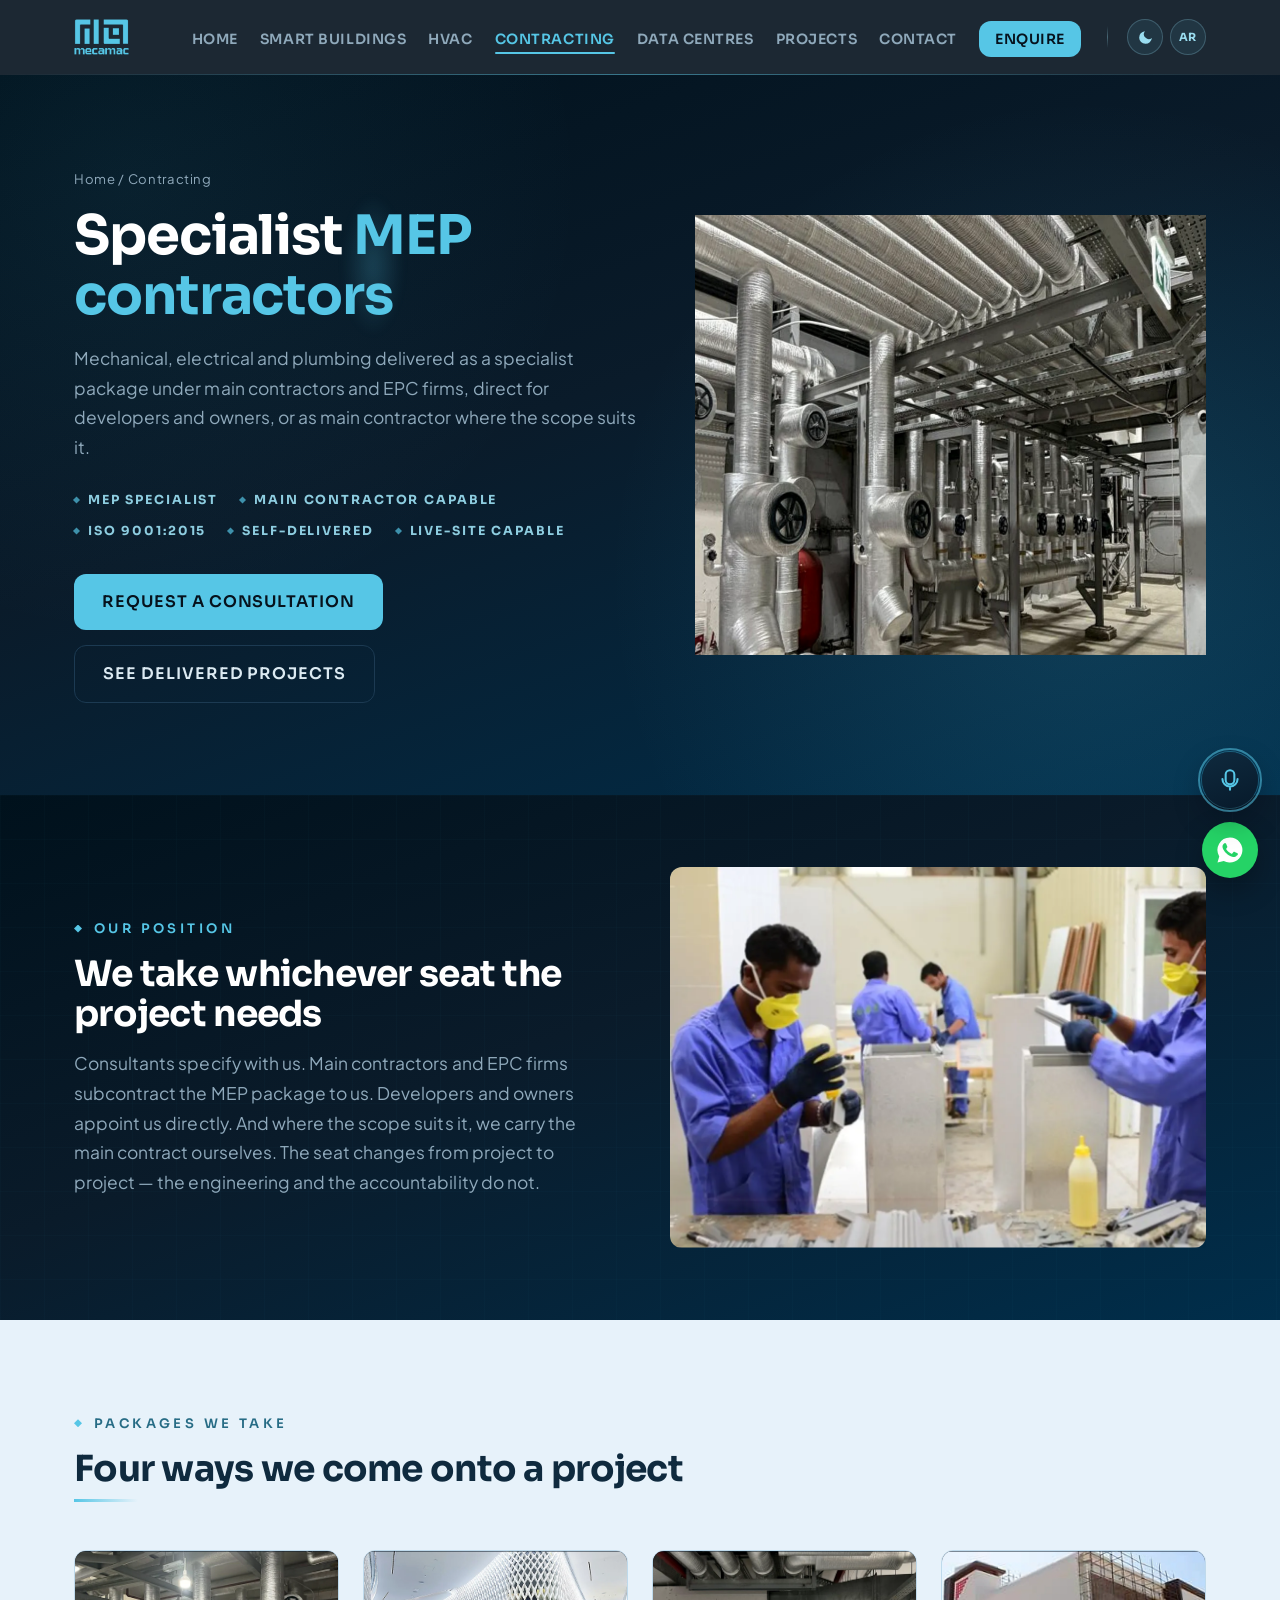
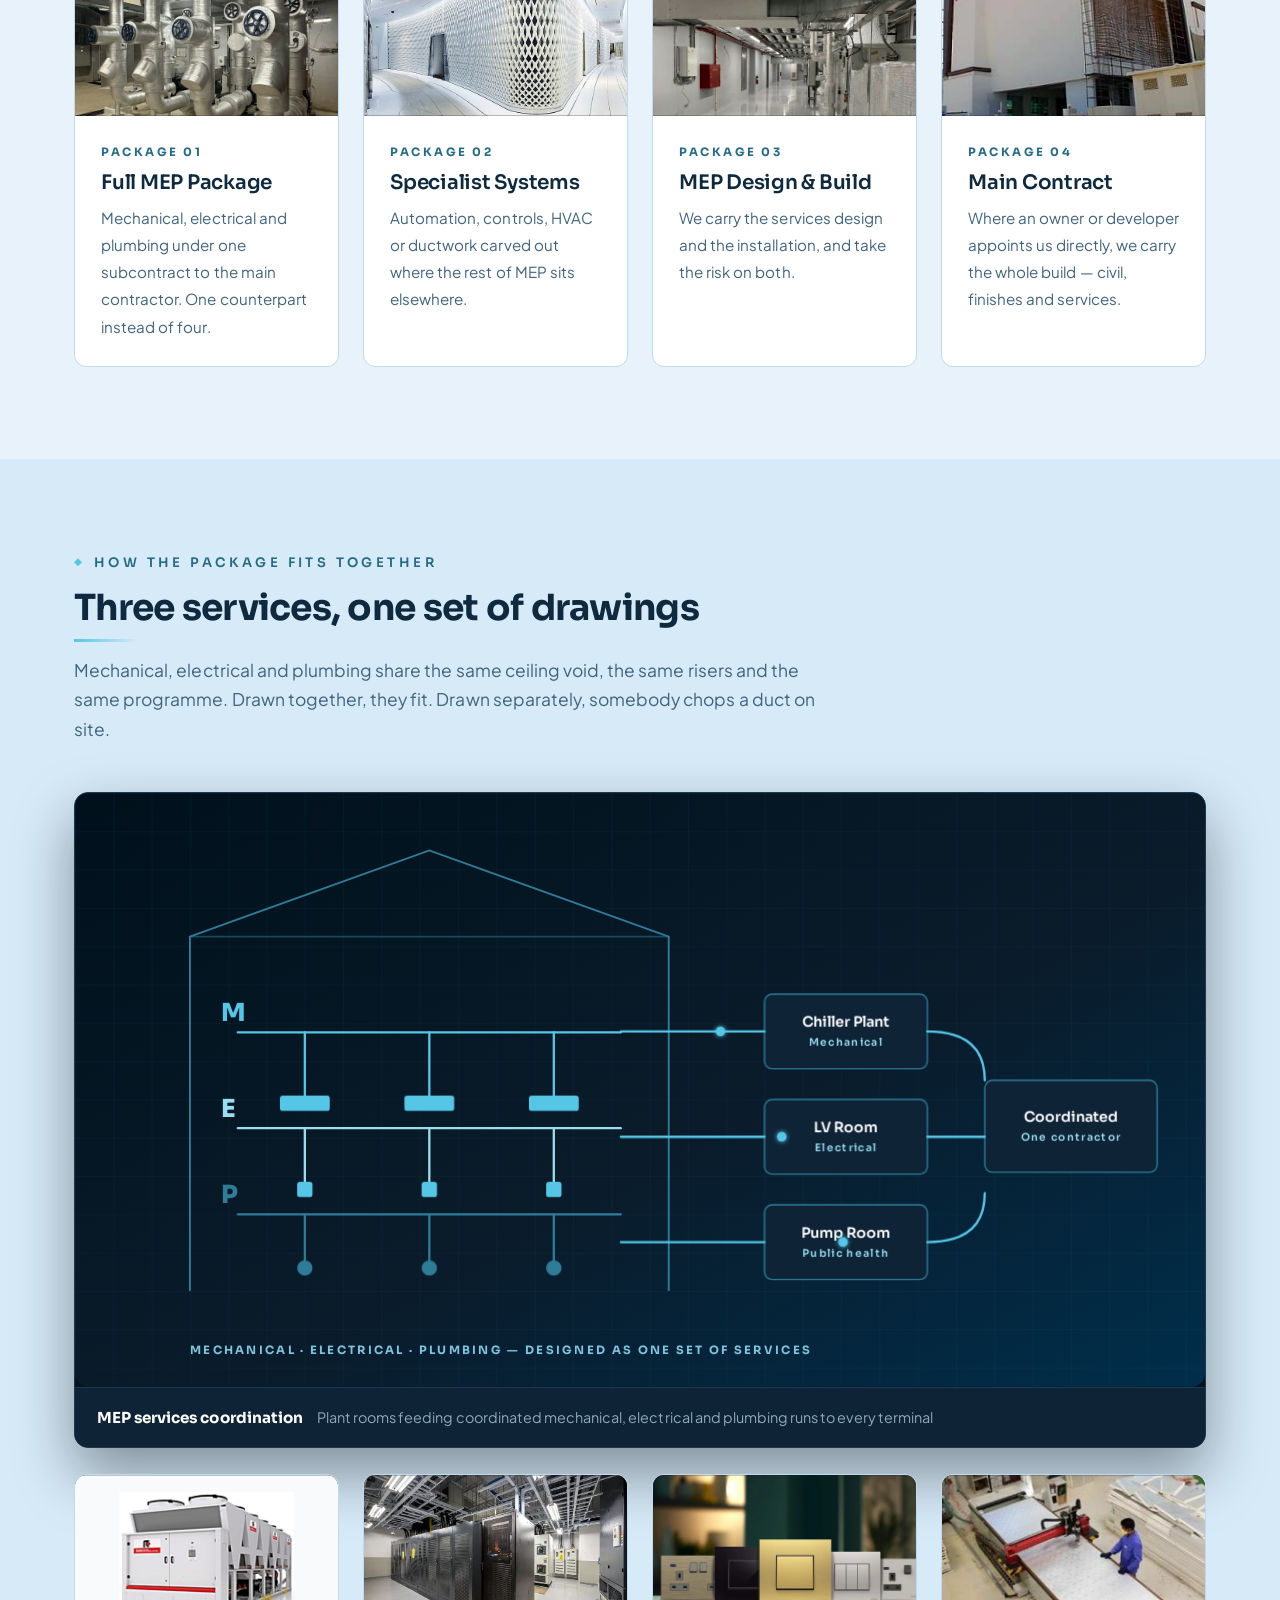
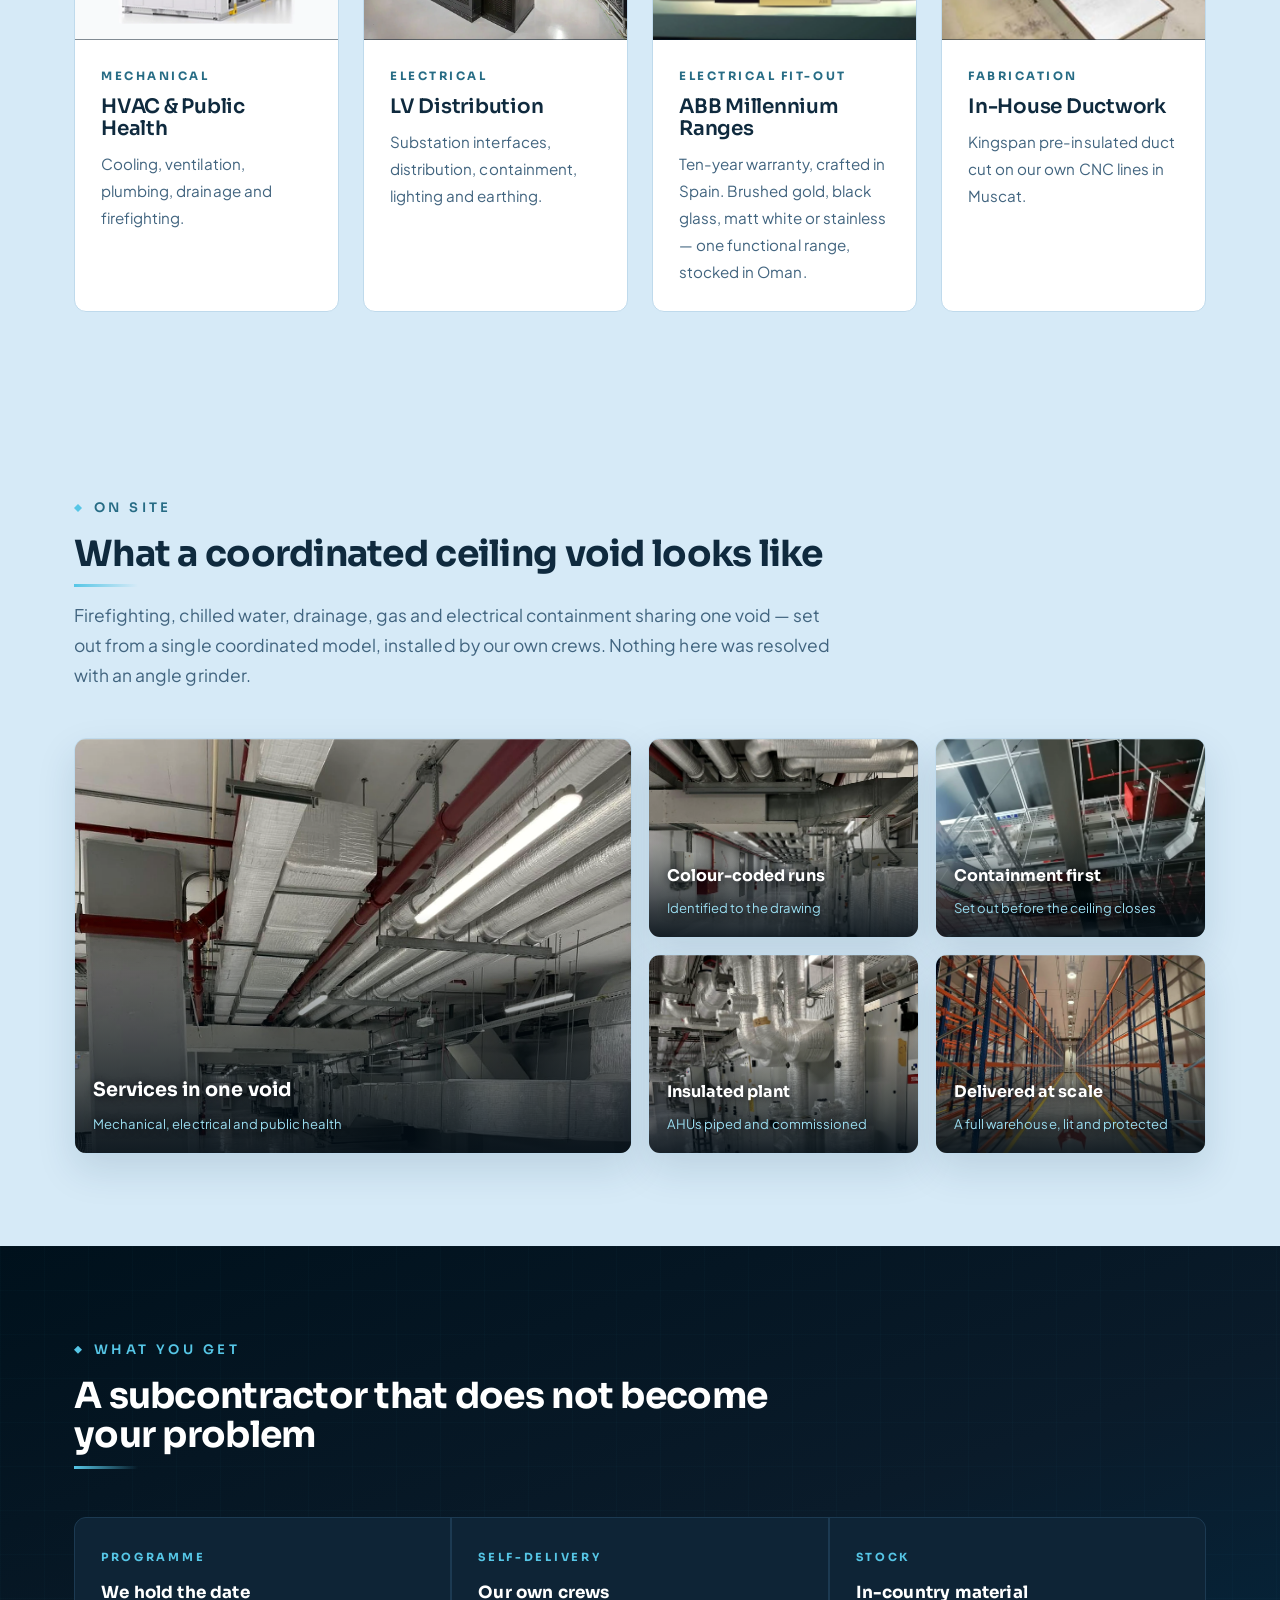
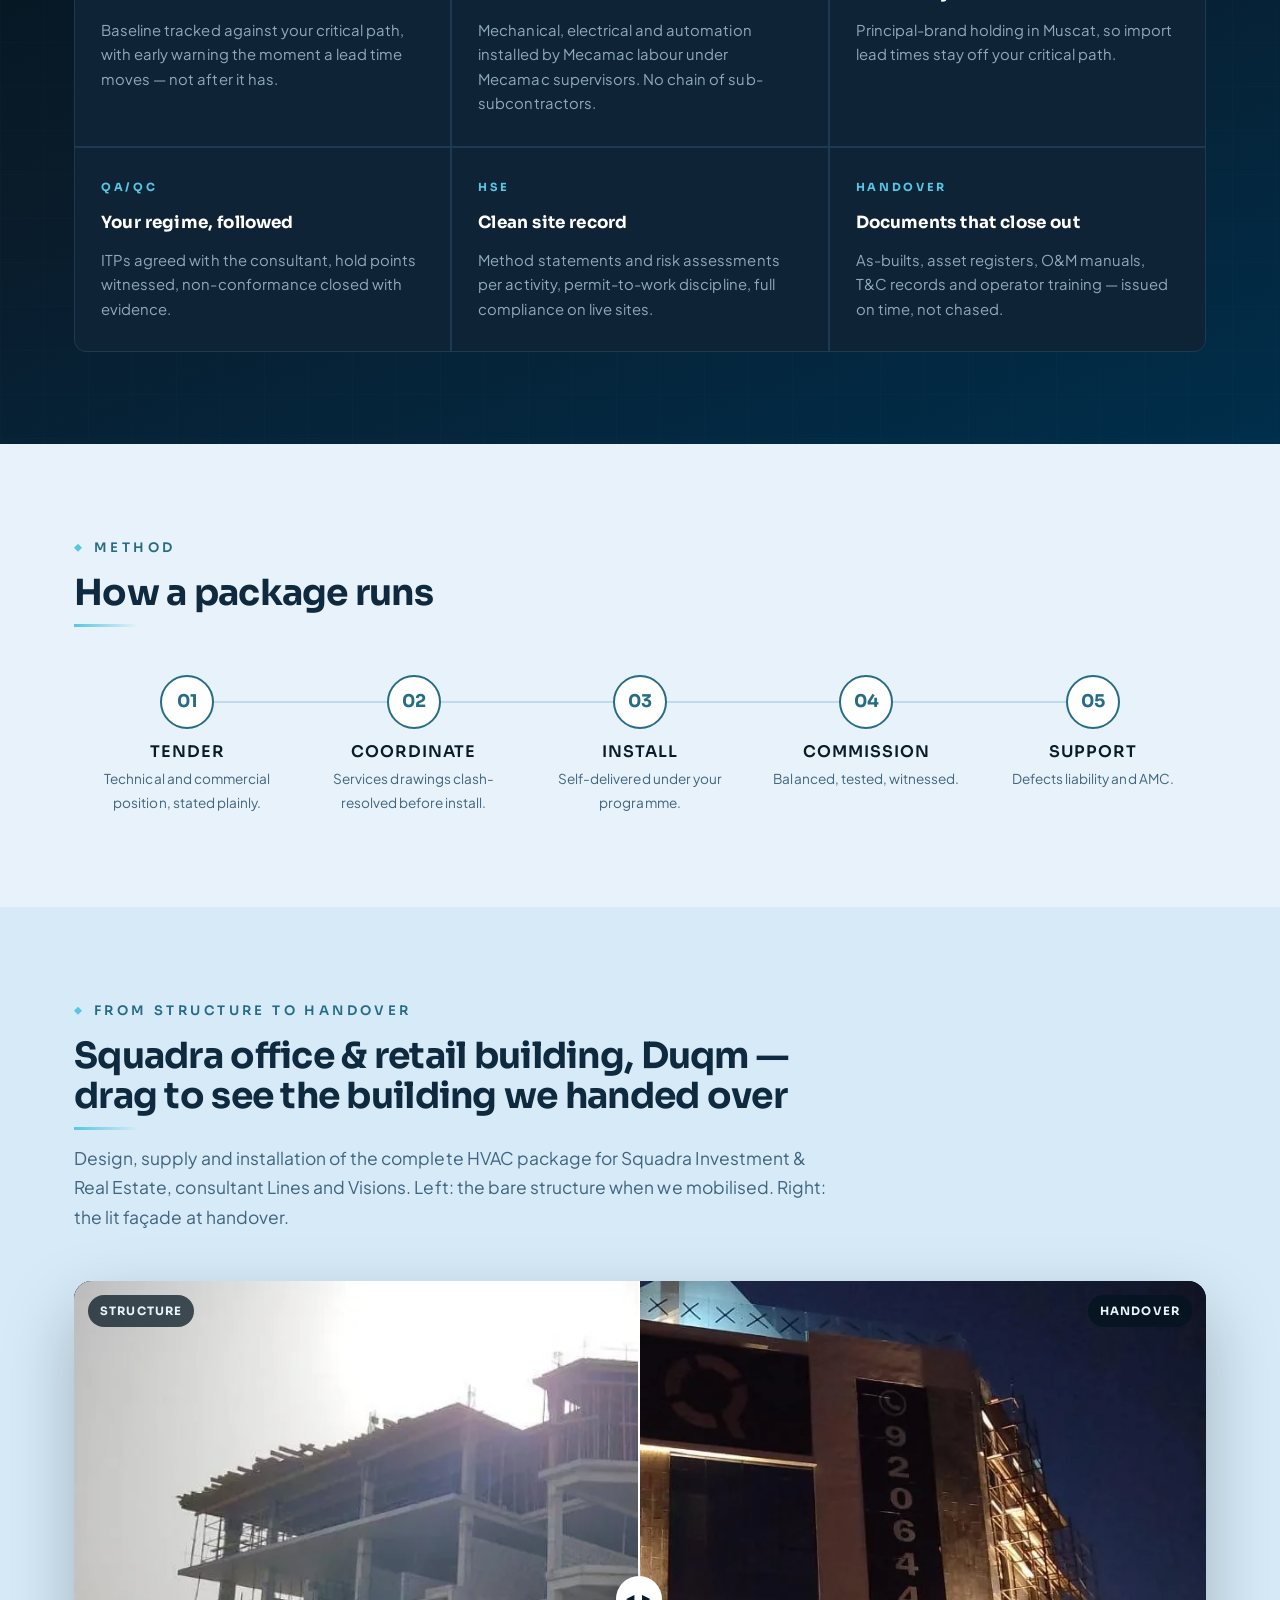
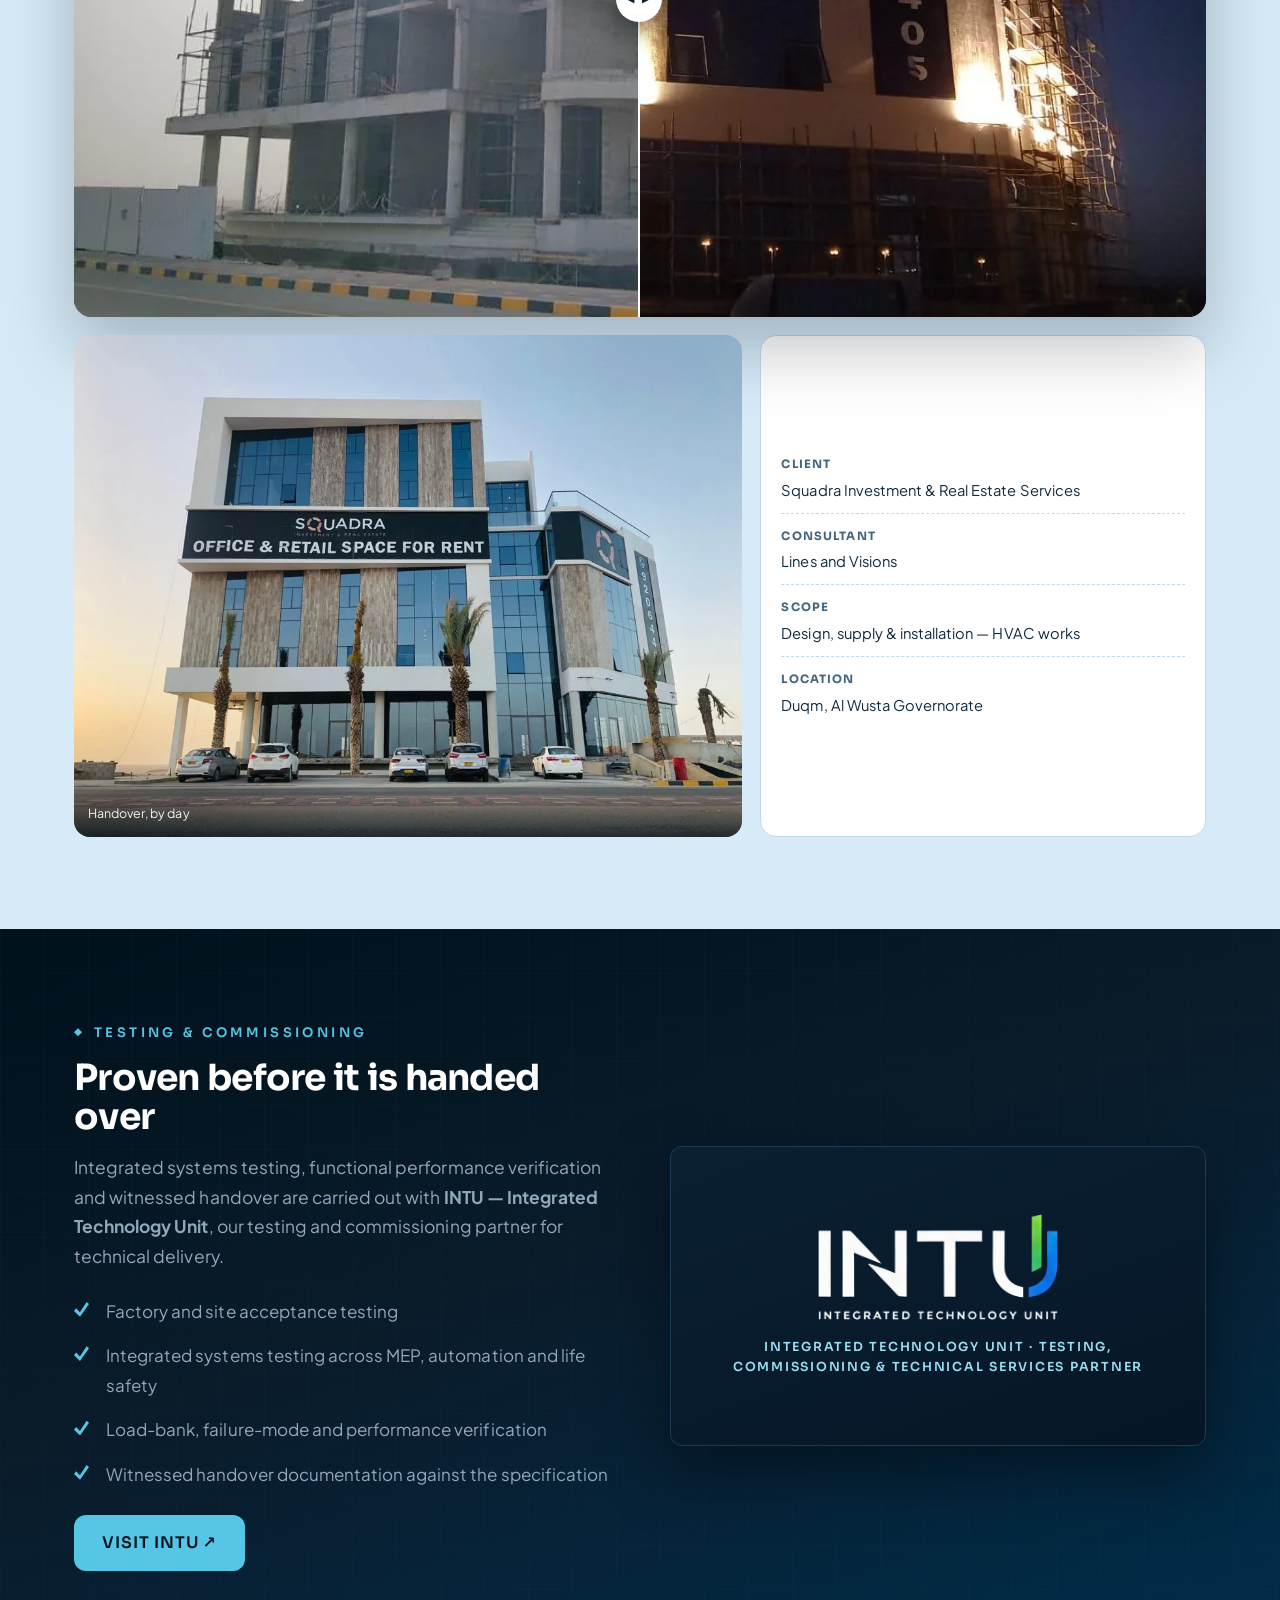
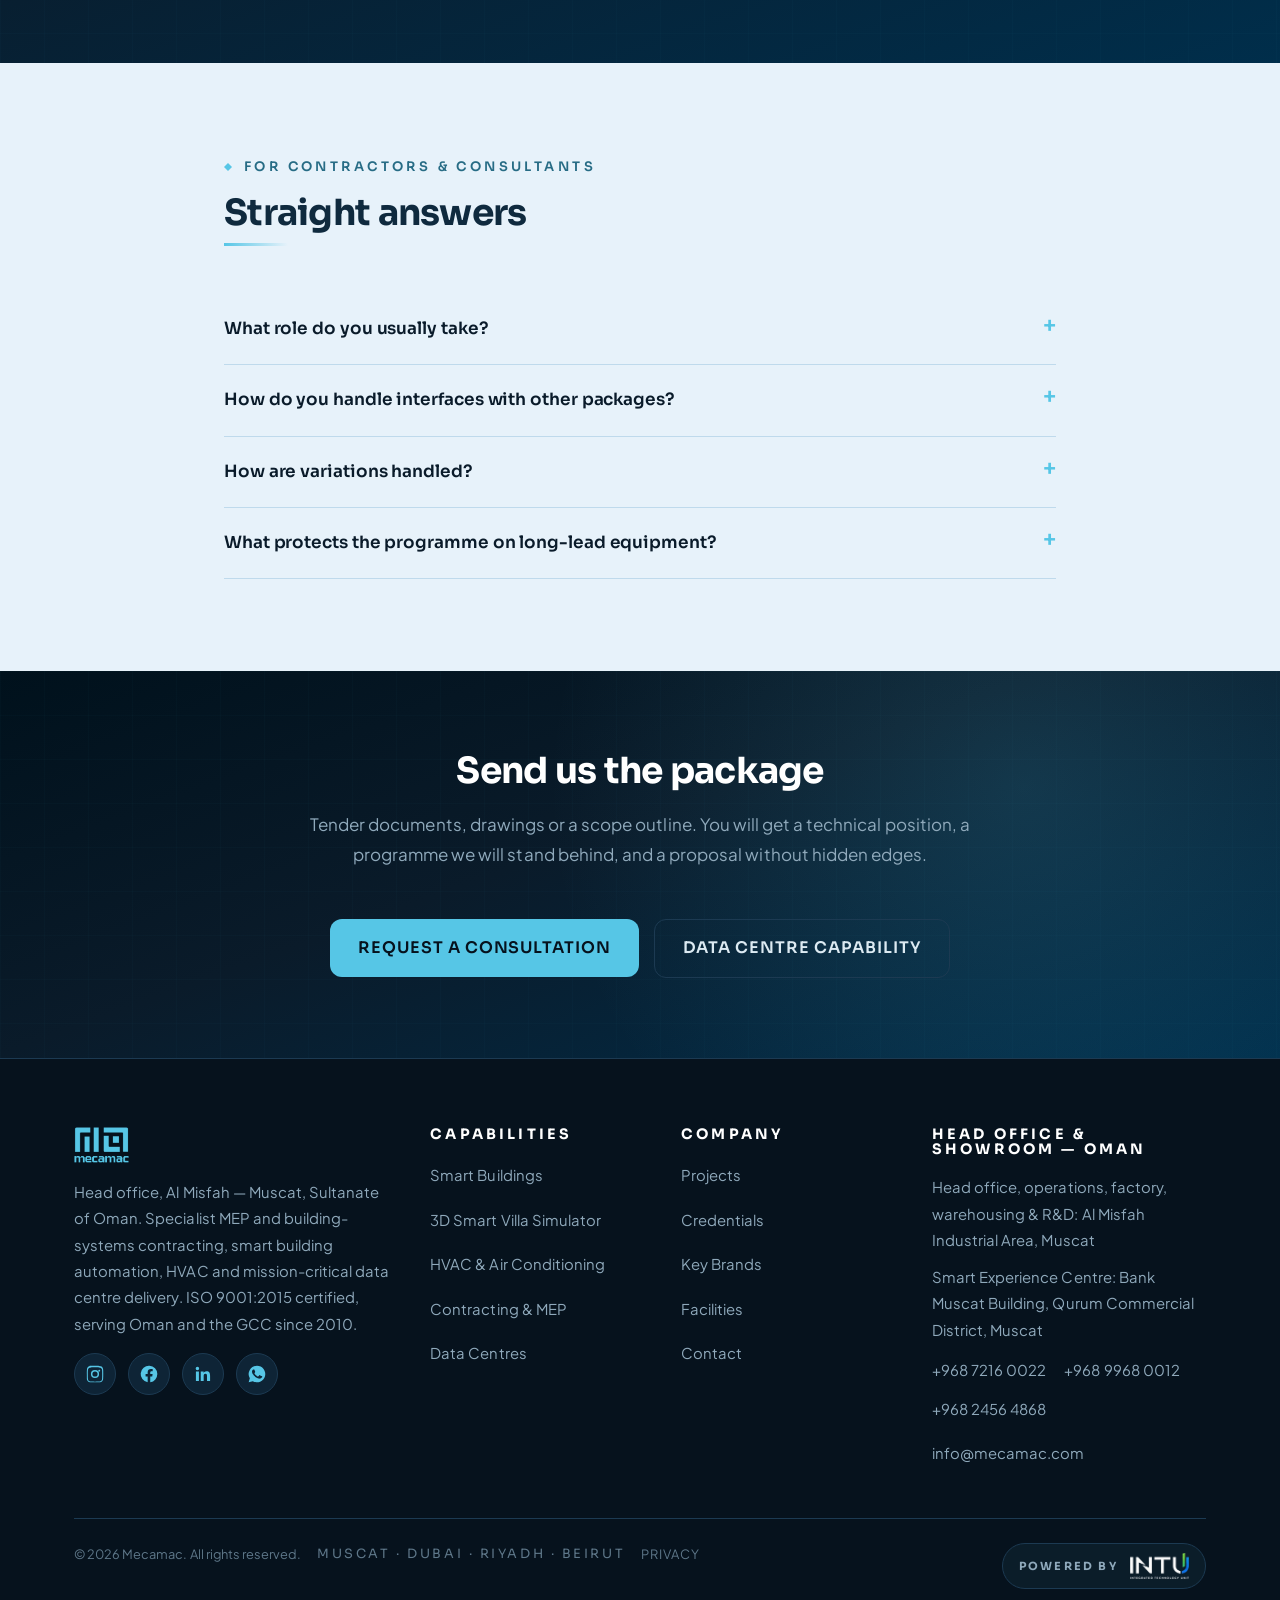
<file: services/contracting/index.html>
<!DOCTYPE html>

<html lang="en">
<head>
<meta charset="utf-8"/>
<script>(function(){var d=document.documentElement;try{var t=localStorage.getItem("mecamac-theme");if(!t)t=window.matchMedia&&matchMedia("(prefers-color-scheme:dark)").matches?"dark":"light";d.setAttribute("data-theme",t);try{if(localStorage.getItem("mecamac-motion")==="off")d.setAttribute("data-motion","off");}catch(e){}var l=localStorage.getItem("mecamac-lang");if(l==="ar"){d.setAttribute("lang","ar");d.setAttribute("dir","rtl");d.classList.add("ar-pending");setTimeout(function(){d.classList.remove("ar-pending");},3000);document.write('<script src="../../assets/js/ar.js"><\/script>');}}catch(e){d.setAttribute("data-theme","light");}})();</script>
<meta content="width=device-width, initial-scale=1.0" name="viewport"/>
<meta content="#04141F" name="theme-color"/>
<!-- ⚠️ TESTING PHASE ONLY — REMOVE the next line before launching on the official domain -->
<meta content="noindex, nofollow" name="robots"/>
<title data-i18n="ct.001">MEP &amp; Specialist Contractor in Oman | Packages, Direct Appointments &amp; Main Contracts — Mecamac</title>
<meta content="Mecamac delivers mechanical, electrical, plumbing and automation in Oman — as a specialist package under main contractors and EPC firms, direct for developers and owners, or as main contractor. ISO 9001:2015." name="description"/>
<!-- <link rel="canonical" href="https://www.mecamac.com/services/contracting/"> -->
<meta content="website" property="og:type"/>
<meta content="Specialist MEP Contractor in Oman | Packages for Main Contractors &amp; EPC Firms — Mecamac" property="og:title"/>
<meta content="Mecamac delivers mechanical, electrical, plumbing and automation in Oman — as a specialist package under main contractors and EPC firms, direct for developers and owners, or as main contractor. ISO 9001:2015." property="og:description"/>
<meta content="en_OM" property="og:locale"/>
<meta content="https://www.mecamac.com/services/contracting/" property="og:url"/>
<meta content="https://www.mecamac.com/assets/img/og-cover.jpg" property="og:image"/>
<meta content="1200" property="og:image:width"/>
<meta content="630" property="og:image:height"/>
<meta content="Mecamac" property="og:site_name"/>
<meta content="summary_large_image" name="twitter:card"/>
<link href="../../assets/img/logo-navy.png" rel="icon" type="image/png"/>
<link href="https://fonts.googleapis.com" rel="preconnect"/>
<link crossorigin="" href="https://fonts.gstatic.com" rel="preconnect"/>
<link href="https://fonts.googleapis.com/css2?family=Sora:wght@600;700;800&amp;family=Plus+Jakarta+Sans:wght@400;500;600;700&amp;display=swap" rel="stylesheet"/>
<link href="https://fonts.googleapis.com/css2?family=IBM+Plex+Sans+Arabic:wght@400;500;600;700&amp;display=swap" rel="stylesheet"/>
<link href="../../assets/css/style.css" rel="stylesheet"/>
<script type="application/ld+json">
{
  "@context": "https://schema.org",
  "@type": "Service",
  "serviceType": "MEP Contracting",
  "name": "Specialist MEP Contracting in Oman",
  "description": "Mechanical, electrical, plumbing and automation package delivery for main contractors, EPC firms and developers in Oman and the GCC.",
  "areaServed": "Oman",
  "provider": { "@type": "LocalBusiness", "name": "Mecamac", "telephone": "+96899680012", "address": { "@type": "PostalAddress", "addressLocality": "Muscat", "addressCountry": "OM" } }
}
</script>
<script type="application/ld+json">
{
  "@context": "https://schema.org",
  "@type": "FAQPage",
  "mainEntity": [
    {
      "@type": "Question",
      "name": "What role do you usually take?",
      "acceptedAnswer": {
        "@type": "Answer",
        "text": "Most of our work is the MEP and specialist systems package under a main contractor or EPC firm — that is the seat we are appointed to most often, and we work to your programme, QA/QC and HSE regime. We also hold main contracts directly for owners and developers where the scope suits it. Whichever applies, the role and the interface boundaries are stated in the tender, not discovered on site."
      }
    },
    {
      "@type": "Question",
      "name": "How do you handle interfaces with other packages?",
      "acceptedAnswer": {
        "@type": "Answer",
        "text": "Interfaces are mapped and owned before mobilisation, and services drawings are clash-resolved before installation. Because mechanical, electrical and automation sit with us, there are fewer interfaces on your project to begin with."
      }
    },
    {
      "@type": "Question",
      "name": "How are variations handled?",
      "acceptedAnswer": {
        "@type": "Answer",
        "text": "Raised, priced and agreed before execution wherever the programme allows, with a clear record of instruction, cost and time effect. No surprises in the final account."
      }
    },
    {
      "@type": "Question",
      "name": "What protects the programme on long-lead equipment?",
      "acceptedAnswer": {
        "@type": "Answer",
        "text": "Procurement is planned from award, and our principal-brand stock in Muscat removes import lead times from the critical path. Where a genuine risk remains, we say so at tender."
      }
    }
  ]
}
</script>
</head>
<body>
<a class="skip-link" href="#main" data-i18n="ui.skip">Skip to content</a>
<header class="site-header">
<nav aria-label="Main" class="nav wrap">
<a aria-label="Mecamac home" class="logo" href="../../index.html"><img alt="Mecamac logo" src="../../assets/img/logo-cyan.png" style="height:40px;width:auto"/></a>
<div class="nav-right"><ul class="nav-links">
<li><a data-i18n="ct.002" href="../../index.html">Home</a></li>
<li><a data-i18n="ct.003" href="../../services/smart-building/index.html">Smart Buildings</a></li>
<li><a data-i18n="ct.004" href="../../services/hvac/index.html">HVAC</a></li>
<li><a aria-current="page" data-i18n="ct.005" href="../../services/contracting/index.html">Contracting</a></li>
<li><a data-i18n="ct.006" href="../../services/data-center/index.html">Data Centres</a></li>
<li class="nav-extra"><a data-i18n="ct.992" href="../../smart-villa/index.html">3D Villa Simulator</a></li>
<li><a data-i18n="ct.007" href="../../projects/index.html">Projects</a></li>
<li><a data-i18n="ct.008" href="../../contact/index.html">Contact</a></li>
<li><a class="nav-cta" data-i18n="ct.009" href="../../contact/index.html">Enquire</a></li>
</ul><div class="hdr-tools"><button aria-label="Switch to dark mode" class="icon-btn" id="theme-btn" type="button"><svg class="i-moon" viewBox="0 0 24 24" aria-hidden="true"><path d="M21 12.8A9 9 0 1 1 11.2 3a7 7 0 0 0 9.8 9.8z"/></svg><svg class="i-sun" viewBox="0 0 24 24" aria-hidden="true"><path d="M12 17a5 5 0 1 1 0-10 5 5 0 0 1 0 10zm0-13.5a1 1 0 0 1 1 1V6a1 1 0 1 1-2 0V4.5a1 1 0 0 1 1-1zm0 15a1 1 0 0 1 1 1V21a1 1 0 1 1-2 0v-1.5a1 1 0 0 1 1-1zM4.5 11H6a1 1 0 1 1 0 2H4.5a1 1 0 1 1 0-2zm13.5 0h1.5a1 1 0 1 1 0 2H18a1 1 0 1 1 0-2zM6.3 5a1 1 0 0 1 1.4 0l1 1A1 1 0 0 1 7.3 7.4l-1-1A1 1 0 0 1 6.3 5zm10 10a1 1 0 0 1 1.4 0l1 1a1 1 0 0 1-1.4 1.4l-1-1a1 1 0 0 1 0-1.4zm1.4-10a1 1 0 0 1 0 1.4l-1 1A1 1 0 0 1 15.3 6l1-1a1 1 0 0 1 1.4 0zM7.7 15a1 1 0 0 1 0 1.4l-1 1A1 1 0 0 1 5.3 16l1-1a1 1 0 0 1 1.4 0z"/></svg></button><button aria-label="التبديل إلى العربية" class="icon-btn" id="lang-btn" type="button">AR</button><button aria-label="Pause background video" class="icon-btn" id="motion-btn" title="Pause background video" type="button"><svg class="i-pause" viewBox="0 0 24 24" aria-hidden="true"><path d="M8.5 5h2.2v14H8.5zm4.8 0h2.2v14h-2.2z"/></svg><svg class="i-play" viewBox="0 0 24 24" aria-hidden="true"><path d="M8.5 5.2v13.6L19 12z"/></svg></button></div><button aria-expanded="false" aria-label="Menu" class="nav-toggle"><span></span><span></span><span></span></button></div>
</nav>
</header>
<main id="main" tabindex="-1">
<section class="hero">
<div class="wrap">
<div>
<nav aria-label="Breadcrumb" class="crumbs"><a data-i18n="ct.011" href="../../index.html">Home</a> <span>/</span> <span data-i18n="ct.012">Contracting</span></nav>
<h1 data-i18n="ct.013" style="margin-top:16px">Specialist <em>MEP contractors</em></h1>
<p class="lead inv" data-i18n="ct.014" style="margin-top:18px">Mechanical, electrical and plumbing delivered as a specialist package under main contractors and EPC firms, direct for developers and owners, or as main contractor where the scope suits it.</p>
<div class="hero-badges"><span class="badge" data-i18n="ct.015">MEP Specialist</span><span class="badge" data-i18n="ct.016">Main Contractor Capable</span><span class="badge" data-i18n="ct.017">ISO 9001:2015</span><span class="badge" data-i18n="ct.018">Self-Delivered</span><span class="badge" data-i18n="ct.019">Live-Site Capable</span></div>
<div class="hero-actions">
<a class="btn btn-cyan" data-i18n="ct.020" href="../../contact/index.html">Request a Consultation</a>
<a class="btn btn-ghost" data-i18n="ct.021" href="../../projects/index.html">See Delivered Projects</a>
</div>
</div>
<figure class="hero-figure reveal">
<img alt="Chilled water pump room with insulated pipework and isolation valves, installed and commissioned by Mecamac in Oman" fetchpriority="high" height="440" src="../../assets/img/mep-hero-plantroom.webp" width="700"/>
</figure>
</div>
</section>
<!-- ===== POSITIONING ===== -->
<section class="section section-dark on-dark" style="padding:72px 0">
<div class="wrap split">
<div class="reveal">
<p class="eyebrow" data-i18n="ct.022">Our position</p>
<h2 data-i18n="ct.023" style="margin-top:14px">We take whichever seat the project needs</h2>
<p class="lead inv" data-i18n="ct.024" style="margin:16px 0 0">Consultants specify with us. Main contractors and EPC firms subcontract the MEP package to us. Developers and owners appoint us directly. And where the scope suits it, we carry the main contract ourselves. The seat changes from project to project — the engineering and the accountability do not.</p>
</div>
<figure class="split-img reveal">
<img alt="Mecamac fabrication team at work in the Al Misfah facility" loading="lazy" src="../../assets/img/fac-assembly.webp"/>
</figure>
</div>
</section>
<!-- ===== WHAT WE TAKE ON ===== -->
<section class="section" id="scope">
<div class="wrap">
<div class="section-head reveal">
<p class="eyebrow" data-i18n="ct.025">Packages we take</p>
<h2 data-i18n="ct.026">Four ways we come onto a project</h2>
</div>
<div class="grid grid-4">
<article class="card reveal">
<div class="card-img"><img alt="Chilled water plant room with insulated pipework and butterfly valves, installed by Mecamac as an MEP subcontractor in Oman" loading="lazy" src="../../assets/img/ph-hv-plant.webp"/></div>
<div class="card-body"><span class="tag" data-i18n="ct.027">Package 01</span><h3 data-i18n="ct.028">Full MEP Package</h3>
<p data-i18n="ct.029">Mechanical, electrical and plumbing under one subcontract to the main contractor. One counterpart instead of four.</p></div>
</article>
<article class="card reveal">
<div class="card-img"><img alt="Specialist automation and controls package delivered by Mecamac" loading="lazy" src="../../assets/img/ph-sb-interior.webp"/></div>
<div class="card-body"><span class="tag" data-i18n="ct.030">Package 02</span><h3 data-i18n="ct.031">Specialist Systems</h3>
<p data-i18n="ct.032">Automation, controls, HVAC or ductwork carved out where the rest of MEP sits elsewhere.</p></div>
</article>
<article class="card reveal">
<div class="card-img"><img alt="Colour-coded MEP services installed to a coordinated design by Mecamac" loading="lazy" src="../../assets/img/mep-colour.webp"/></div>
<div class="card-body"><span class="tag" data-i18n="ct.033">Package 03</span><h3 data-i18n="ct.034">MEP Design &amp; Build</h3>
<p data-i18n="ct.035">We carry the services design and the installation, and take the risk on both.</p></div>
</article>
<article class="card reveal">
<div class="card-img"><img alt="Building delivered by Mecamac as main contractor in Oman" loading="lazy" src="../../assets/img/ph-construction.webp"/></div>
<div class="card-body"><span class="tag" data-i18n="ct.036">Package 04</span><h3 data-i18n="ct.037">Main Contract</h3>
<p data-i18n="ct.038">Where an owner or developer appoints us directly, we carry the whole build — civil, finishes and services.</p></div>
</article>
</div>
</div>
</section>
<section class="section section-tint">
<div class="wrap">
<div class="section-head reveal">
<p class="eyebrow" data-i18n="ct.039">How the package fits together</p>
<h2 data-i18n="ct.040">Three services, one set of drawings</h2>
<p class="lead" data-i18n="ct.041">Mechanical, electrical and plumbing share the same ceiling void, the same risers and the same programme. Drawn together, they fit. Drawn separately, somebody chops a duct on site.</p>
</div>
<div class="diagram-wrap reveal"><svg class="sysdiag" viewBox="0 0 1180 620" xmlns="http://www.w3.org/2000/svg" role="img" aria-label="MEP services coordinated as one package: mechanical, electrical and plumbing runs from plant rooms to terminals">
  <style>
    .dgshell{fill:none;stroke:#2E7C97;stroke-width:2}
    .dgbox rect{fill:#0E2436;stroke:#2E7C97;stroke-width:1.5}
    .dgbox.dgb rect{fill:#0C1E30;stroke:#1E5A73}
    .dgt{fill:#FFFFFF;font-family:Sora,Arial,sans-serif;font-size:15px;font-weight:600}
    .dgs{fill:#9ADDF0;font-family:Sora,Arial,sans-serif;font-size:11px;font-weight:600;letter-spacing:1.4px}
    .dgcap{fill:#7FC4DE;font-family:Sora,Arial,sans-serif;font-size:12px;font-weight:700;letter-spacing:2.4px}
    .dglab{font-family:Sora,Arial,sans-serif;font-size:26px;font-weight:800}
    .dgcM{fill:#56C6E6}.dgcE{fill:#9ADDF0}.dgcP{fill:#2E7C97}
    .dgrun{fill:none;stroke:#56C6E6;stroke-width:2.4;stroke-linecap:round;stroke-linejoin:round}
    .dgrun.dgM{stroke:#56C6E6}
    .dgrun.dgE{stroke:#9ADDF0}
    .dgrun.dgP{stroke:#2E7C97}
    .dgrun.dgRet{stroke:#9ADDF0;opacity:.75}
    .dgbus{fill:none;stroke:#56C6E6;stroke-width:4;stroke-linecap:round}
    .dgnode circle{fill:#56C6E6}
    .dgterm{fill:#56C6E6;opacity:.55}
    .dgterm2{fill:#2E7C97}
    .dgpulse{opacity:.95}
  </style>
<defs>
  <linearGradient id="dgBg" x1="0" y1="0" x2="1" y2="1">
    <stop offset="0%" stop-color="#00111C"/><stop offset="55%" stop-color="#0A1B2A"/><stop offset="100%" stop-color="#002E4B"/>
  </linearGradient>
  <pattern id="dgGrid" width="40" height="40" patternUnits="userSpaceOnUse">
    <path d="M40 0H0V40" fill="none" stroke="#56C6E6" stroke-width="1" opacity=".06"/>
  </pattern>
  <filter id="dgGlow" x="-50%" y="-50%" width="200%" height="200%">
    <feGaussianBlur stdDeviation="3" result="b"/><feMerge><feMergeNode in="b"/><feMergeNode in="SourceGraphic"/></feMerge>
  </filter>
</defs>
<rect width="1180" height="620" fill="url(#dgBg)" rx="14"/>
<rect width="1180" height="620" fill="url(#dgGrid)" rx="14"/>
<path class="dgshell" d="M120 520V150l250-90 250 90v370"/><path class="dgshell" d="M120 150h500" opacity=".5"/><path class="dgrun dgM" d="M170 250h400"/><path class="dgrun dgM" d="M240 250v70M370 250v70M500 250v70"/><text x="152" y="238" class="dglab dgcM">M</text><path class="dgrun dgE" d="M170 350h400"/><path class="dgrun dgE" d="M240 350v60M370 350v60M500 350v60"/><text x="152" y="338" class="dglab dgcE">E</text><path class="dgrun dgP" d="M170 440h400"/><path class="dgrun dgP" d="M240 440v50M370 440v50M500 440v50"/><text x="152" y="428" class="dglab dgcP">P</text><rect class="dgterm" x="214" y="316" width="52" height="16" rx="3"/><rect class="dgterm" x="232" y="406" width="16" height="16" rx="3"/><circle class="dgterm2" cx="240" cy="496" r="8"/><rect class="dgterm" x="344" y="316" width="52" height="16" rx="3"/><rect class="dgterm" x="362" y="406" width="16" height="16" rx="3"/><circle class="dgterm2" cx="370" cy="496" r="8"/><rect class="dgterm" x="474" y="316" width="52" height="16" rx="3"/><rect class="dgterm" x="492" y="406" width="16" height="16" rx="3"/><circle class="dgterm2" cx="500" cy="496" r="8"/><g class="dgbox"><rect x="720" y="210" width="170" height="78" rx="8"/><text x="805.0" y="244.0" text-anchor="middle" class="dgt">Chiller Plant</text><text x="805.0" y="264.0" text-anchor="middle" class="dgs">Mechanical</text></g><g class="dgbox"><rect x="720" y="320" width="170" height="78" rx="8"/><text x="805.0" y="354.0" text-anchor="middle" class="dgt">LV Room</text><text x="805.0" y="374.0" text-anchor="middle" class="dgs">Electrical</text></g><g class="dgbox"><rect x="720" y="430" width="170" height="78" rx="8"/><text x="805.0" y="464.0" text-anchor="middle" class="dgt">Pump Room</text><text x="805.0" y="484.0" text-anchor="middle" class="dgs">Public health</text></g><path class="dgrun" d="M720 249H570" /><path class="dgrun" d="M720 359H570" /><path class="dgrun" d="M720 469H570" /><circle class="dgpulse" r="5" fill="#56C6E6" filter="url(#dgGlow)"><animateMotion dur="4s" begin="0s" repeatCount="indefinite" path="M890 249H570"/></circle><circle class="dgpulse" r="5" fill="#56C6E6" filter="url(#dgGlow)"><animateMotion dur="4s" begin=".8s" repeatCount="indefinite" path="M890 359H570"/></circle><circle class="dgpulse" r="5" fill="#56C6E6" filter="url(#dgGlow)"><animateMotion dur="4s" begin="1.6s" repeatCount="indefinite" path="M890 469H570"/></circle><g class="dgbox"><rect x="950" y="300" width="180" height="96" rx="8"/><text x="1040.0" y="343.0" text-anchor="middle" class="dgt">Coordinated</text><text x="1040.0" y="363.0" text-anchor="middle" class="dgs">One contractor</text></g><path class="dgrun" d="M890 249q60 0 60 51h0" /><path class="dgrun" d="M890 359h60" /><path class="dgrun" d="M890 469q60 0 60-51h0" /><text x="120" y="586" class="dgcap">MECHANICAL · ELECTRICAL · PLUMBING — DESIGNED AS ONE SET OF SERVICES</text>
</svg><div class="diagram-cap"><b data-i18n="ct.042">MEP services coordination</b><span data-i18n="ct.043">Plant rooms feeding coordinated mechanical, electrical and plumbing runs to every terminal</span></div></div>
<div class="grid grid-4" style="margin-top:26px">
<article class="card reveal">
<div class="card-img"><img alt="Chiller plant supplied and installed by Mecamac in Oman" loading="lazy" src="../../assets/img/prod-chiller.webp"/></div>
<div class="card-body"><span class="tag" data-i18n="ct.044">Mechanical</span><h3 data-i18n="ct.045">HVAC &amp; Public Health</h3><p data-i18n="ct.046">Cooling, ventilation, plumbing, drainage and firefighting.</p></div>
</article>
<article class="card reveal">
<div class="card-img"><img alt="LV distribution and switchgear installed by Mecamac" loading="lazy" src="../../assets/img/ph-dc-power.webp"/></div>
<div class="card-body"><span class="tag" data-i18n="ct.047">Electrical</span><h3 data-i18n="ct.048">LV Distribution</h3><p data-i18n="ct.049">Substation interfaces, distribution, containment, lighting and earthing.</p></div>
</article>
<article class="card reveal">
<div class="card-img"><img alt="ABB Millennium switch and socket ranges installed by Mecamac in Oman" loading="lazy" src="../../assets/img/prod-abb-millennium.webp"/></div>
<div class="card-body"><span class="tag" data-i18n="ct.050">Electrical fit-out</span><h3 data-i18n="ct.051">ABB Millennium Ranges</h3><p data-i18n="ct.052">Ten-year warranty, crafted in Spain. Brushed gold, black glass, matt white or stainless — one functional range, stocked in Oman.</p></div>
</article>
<article class="card reveal">
<div class="card-img"><img alt="Kingspan pre-insulated duct fabrication facility operated by Mecamac in Oman" loading="lazy" src="../../assets/img/fac-factory.webp"/></div>
<div class="card-body"><span class="tag" data-i18n="ct.053">Fabrication</span><h3 data-i18n="ct.054">In-House Ductwork</h3><p data-i18n="ct.055">Kingspan pre-insulated duct cut on our own CNC lines in Muscat.</p></div>
</article>
</div>
</div>
</section>
<!-- ===== ON SITE: MEP FIRST FIX ===== -->
<section class="section section-tint" id="on-site">
<div class="wrap">
<div class="section-head reveal">
<p class="eyebrow" data-i18n="ct.056">On site</p>
<h2 data-i18n="ct.057">What a coordinated ceiling void looks like</h2>
<p class="lead" data-i18n="ct.058">Firefighting, chilled water, drainage, gas and electrical containment sharing one void — set out from a single coordinated model, installed by our own crews. Nothing here was resolved with an angle grinder.</p>
</div>
<div class="fac-grid">
<figure class="fac-shot fac-tall reveal">
<img alt="Finished services corridor by Mecamac in Oman: insulated ductwork, red firefighting mains, cable trays and lighting sharing one ceiling void above a sealed floor" loading="lazy" src="../../assets/img/mep-void.webp"/>
<figcaption><b data-i18n="ct.059">Services in one void</b><span data-i18n="ct.060">Mechanical, electrical and public health</span></figcaption>
</figure>
<figure class="fac-shot reveal">
<img alt="Red firefighting pipework, insulated ducts, cable trays and a fire hose cabinet installed by Mecamac, each service colour-coded to the drawing" loading="lazy" src="../../assets/img/mep-colour.webp"/>
<figcaption><b data-i18n="ct.061">Colour-coded runs</b><span data-i18n="ct.062">Identified to the drawing</span></figcaption>
</figure>
<figure class="fac-shot reveal">
<img alt="Cable trays, basket containment and a firefighting main set out below the soffit by Mecamac before the ceiling closes" loading="lazy" src="../../assets/img/mep-containment.webp"/>
<figcaption><b data-i18n="ct.063">Containment first</b><span data-i18n="ct.064">Set out before the ceiling closes</span></figcaption>
</figure>
<figure class="fac-shot reveal">
<img alt="Air handling unit with insulated chilled water pipework and valves in a plant room installed and commissioned by Mecamac" loading="lazy" src="../../assets/img/mep-ahu.webp"/>
<figcaption><b data-i18n="ct.065">Insulated plant</b><span data-i18n="ct.066">AHUs piped and commissioned</span></figcaption>
</figure>
<figure class="fac-shot reveal">
<img alt="High-bay warehouse racking aisle with lighting and floor marking, services delivered by Mecamac" loading="lazy" src="../../assets/img/mep-warehouse.webp"/>
<figcaption><b data-i18n="ct.067">Delivered at scale</b><span data-i18n="ct.068">A full warehouse, lit and protected</span></figcaption>
</figure>
</div>
</div>
</section>
<!-- ===== HOW WE PROTECT YOUR PROGRAMME ===== -->
<section class="section section-dark on-dark">
<div class="wrap">
<div class="section-head reveal">
<p class="eyebrow" data-i18n="ct.069">What you get</p>
<h2 data-i18n="ct.070">A subcontractor that does not become your problem</h2>
</div>
<div class="cap-grid" style="margin-top:36px">
<div class="cap reveal"><i data-i18n="ct.071">Programme</i><b data-i18n="ct.072">We hold the date</b><span data-i18n="ct.073">Baseline tracked against your critical path, with early warning the moment a lead time moves — not after it has.</span></div><div class="cap reveal"><i data-i18n="ct.074">Self-delivery</i><b data-i18n="ct.075">Our own crews</b><span data-i18n="ct.076">Mechanical, electrical and automation installed by Mecamac labour under Mecamac supervisors. No chain of sub-subcontractors.</span></div><div class="cap reveal"><i data-i18n="ct.077">Stock</i><b data-i18n="ct.078">In-country material</b><span data-i18n="ct.079">Principal-brand holding in Muscat, so import lead times stay off your critical path.</span></div><div class="cap reveal"><i data-i18n="ct.080">QA/QC</i><b data-i18n="ct.081">Your regime, followed</b><span data-i18n="ct.082">ITPs agreed with the consultant, hold points witnessed, non-conformance closed with evidence.</span></div><div class="cap reveal"><i data-i18n="ct.083">HSE</i><b data-i18n="ct.084">Clean site record</b><span data-i18n="ct.085">Method statements and risk assessments per activity, permit-to-work discipline, full compliance on live sites.</span></div><div class="cap reveal"><i data-i18n="ct.086">Handover</i><b data-i18n="ct.087">Documents that close out</b><span data-i18n="ct.088">As-builts, asset registers, O&amp;M manuals, T&amp;C records and operator training — issued on time, not chased.</span></div>
</div>
</div>
</section>
<!-- ===== METHOD ===== -->
<section class="section">
<div class="wrap">
<div class="section-head reveal"><p class="eyebrow" data-i18n="ct.089">Method</p><h2 data-i18n="ct.090">How a package runs</h2></div>
<div class="steps reveal">
<div class="step"><div class="dot">01</div><h3 data-i18n="ct.091">Tender</h3><p data-i18n="ct.092">Technical and commercial position, stated plainly.</p></div>
<div class="step"><div class="dot">02</div><h3 data-i18n="ct.093">Coordinate</h3><p data-i18n="ct.094">Services drawings clash-resolved before install.</p></div>
<div class="step"><div class="dot">03</div><h3 data-i18n="ct.095">Install</h3><p data-i18n="ct.096">Self-delivered under your programme.</p></div>
<div class="step"><div class="dot">04</div><h3 data-i18n="ct.097">Commission</h3><p data-i18n="ct.098">Balanced, tested, witnessed.</p></div>
<div class="step"><div class="dot">05</div><h3 data-i18n="ct.099">Support</h3><p data-i18n="ct.100">Defects liability and AMC.</p></div>
</div>
</div>
</section>
<!-- ===== FROM STRUCTURE TO HANDOVER — SQUADRA, DUQM ===== -->
<section class="section section-tint" id="journey">
<div class="wrap">
<div class="section-head reveal">
<p class="eyebrow" data-i18n="ct.940">From structure to handover</p>
<h2 data-i18n="ct.941">Squadra office &amp; retail building, Duqm — drag to see the building we handed over</h2>
<p class="lead" data-i18n="ct.942">Design, supply and installation of the complete HVAC package for Squadra Investment &amp; Real Estate, consultant Lines and Visions. Left: the bare structure when we mobilised. Right: the lit façade at handover.</p>
</div>
<div class="cmp-slider reveal" data-after="Handover" data-after-ar="التسليم" data-before="Structure" data-before-ar="الهيكل">
<img alt="Squadra office building, Duqm — bare concrete structure during construction" src="../../assets/img/proj-squadra-structure.webp" width="1024" height="576"/>
<img alt="Squadra office building, Duqm — completed with façade lighting at night" src="../../assets/img/proj-squadra-night.webp" width="1280" height="960"/>
</div>
<div class="journey-strip reveal">
<figure><img alt="Squadra building — completed façade by day" loading="lazy" src="../../assets/img/proj-squadra-day.webp" width="1024" height="768"/><figcaption data-i18n="ct.943">Handover, by day</figcaption></figure>
<div class="journey-facts">
<div><b data-i18n="ct.944">Client</b><span>Squadra Investment &amp; Real Estate Services</span></div>
<div><b data-i18n="ct.945">Consultant</b><span>Lines and Visions</span></div>
<div><b data-i18n="ct.946">Scope</b><span data-i18n="ct.947">Design, supply &amp; installation — HVAC works</span></div>
<div><b data-i18n="ct.948">Location</b><span data-i18n="ct.949">Duqm, Al Wusta Governorate</span></div>
</div>
</div>
</div>
</section>
<!-- ===== TESTING & COMMISSIONING — INTU ===== -->
<section class="section section-dark on-dark" id="commissioning">
<div class="wrap split intu-split">
<div class="reveal">
<p class="eyebrow" data-i18n="ct.900">Testing &amp; commissioning</p>
<h2 data-i18n="ct.901" style="margin-top:14px">Proven before it is handed over</h2>
<p class="lead inv" data-i18n="ct.902" style="margin:16px 0 24px">Integrated systems testing, functional performance verification and witnessed handover are carried out with <strong>INTU — Integrated Technology Unit</strong>, our testing and commissioning partner for technical delivery.</p>
<ul class="checks">
<li data-i18n="ct.903">Factory and site acceptance testing</li>
<li data-i18n="ct.904">Integrated systems testing across MEP, automation and life safety</li>
<li data-i18n="ct.905">Load-bank, failure-mode and performance verification</li>
<li data-i18n="ct.906">Witnessed handover documentation against the specification</li>
</ul>
<div class="hero-actions" style="margin-top:26px">
<a class="btn btn-cyan" data-i18n="ct.907" href="https://www.intuservices.com" rel="noopener" target="_blank">Visit INTU ↗</a>
</div>
</div>
<a class="intu-plate reveal" href="https://www.intuservices.com" rel="noopener" target="_blank" aria-label="INTU — Integrated Technology Unit">
<img alt="INTU — Integrated Technology Unit" loading="lazy" src="../../assets/img/logos/intu-white.png"/>
<span data-i18n="ct.908">Integrated Technology Unit · testing, commissioning &amp; technical services partner</span>
</a>
</div>
</section>
<!-- ===== FAQ (short) ===== -->
<section class="section">
<div class="wrap" style="max-width:880px">
<div class="section-head reveal"><p class="eyebrow" data-i18n="ct.101">For contractors &amp; consultants</p><h2 data-i18n="ct.102">Straight answers</h2></div>
<details class="reveal"><summary data-i18n="ct.103">What role do you usually take?</summary><p data-i18n="ct.104">Most of our work is the MEP and specialist systems package under a main contractor or EPC firm — that is the seat we are appointed to most often, and we work to your programme, QA/QC and HSE regime. We also hold main contracts directly for owners and developers where the scope suits it. Whichever applies, the role and the interface boundaries are stated in the tender, not discovered on site.</p></details>
<details class="reveal"><summary data-i18n="ct.105">How do you handle interfaces with other packages?</summary><p data-i18n="ct.106">Interfaces are mapped and owned before mobilisation, and services drawings are clash-resolved before installation. Because mechanical, electrical and automation sit with us, there are fewer interfaces on your project to begin with.</p></details>
<details class="reveal"><summary data-i18n="ct.107">How are variations handled?</summary><p data-i18n="ct.108">Raised, priced and agreed before execution wherever the programme allows, with a clear record of instruction, cost and time effect. No surprises in the final account.</p></details>
<details class="reveal"><summary data-i18n="ct.109">What protects the programme on long-lead equipment?</summary><p data-i18n="ct.110">Procurement is planned from award, and our principal-brand stock in Muscat removes import lead times from the critical path. Where a genuine risk remains, we say so at tender.</p></details>
</div>
</section>
<section class="cta-band" id="contact">
<div class="wrap">
<h2 data-i18n="ct.111">Send us the package</h2>
<p data-i18n="ct.112">Tender documents, drawings or a scope outline. You will get a technical position, a programme we will stand behind, and a proposal without hidden edges.</p>
<div class="hero-actions" style="justify-content:center">
<a class="btn btn-cyan" data-i18n="ct.113" href="../../contact/index.html">Request a Consultation</a>
<a class="btn btn-ghost" data-i18n="ct.114" href="../data-center/index.html">Data Centre Capability</a>
</div>
</div>
</section>
</main>
<footer class="site-footer">
<div class="wrap">
<div class="footer-grid">
<div>
<img alt="Mecamac logo" src="../../assets/img/logo-cyan.png"/>
<p data-i18n="ct.115">Head office, Al Misfah — Muscat, Sultanate of Oman. Specialist MEP and building-systems contracting, smart building automation, HVAC and mission-critical data centre delivery. ISO 9001:2015 certified, serving Oman and the GCC since 2010.</p>
<div aria-label="Social media" class="socials">
<a aria-label="Instagram" href="https://www.instagram.com/mecamac" rel="noopener" target="_blank"><svg viewBox="0 0 24 24"><path d="M12 2.2c3.2 0 3.6 0 4.9.1 1.2.1 1.8.2 2.2.4.6.2 1 .5 1.4.9.4.4.7.8.9 1.4.2.4.4 1 .4 2.2.1 1.3.1 1.7.1 4.9s0 3.6-.1 4.9c-.1 1.2-.2 1.8-.4 2.2-.2.6-.5 1-.9 1.4-.4.4-.8.7-1.4.9-.4.2-1 .4-2.2.4-1.3.1-1.7.1-4.9.1s-3.6 0-4.9-.1c-1.2-.1-1.8-.2-2.2-.4-.6-.2-1-.5-1.4-.9-.4-.4-.7-.8-.9-1.4-.2-.4-.4-1-.4-2.2C2.2 15.6 2.2 15.2 2.2 12s0-3.6.1-4.9c.1-1.2.2-1.8.4-2.2.2-.6.5-1 .9-1.4.4-.4.8-.7 1.4-.9.4-.2 1-.4 2.2-.4C8.4 2.2 8.8 2.2 12 2.2zm0 1.8c-3.1 0-3.5 0-4.8.1-1.1.1-1.5.2-1.7.3-.4.2-.7.4-1 .7-.3.3-.5.6-.7 1-.1.2-.2.6-.3 1.7-.1 1.3-.1 1.7-.1 4.8s0 3.5.1 4.8c.1 1.1.2 1.5.3 1.7.2.4.4.7.7 1 .3.3.6.5 1 .7.2.1.6.2 1.7.3 1.3.1 1.7.1 4.8.1s3.5 0 4.8-.1c1.1-.1 1.5-.2 1.7-.3.4-.2.7-.4 1-.7.3-.3.5-.6.7-1 .1-.2.2-.6.3-1.7.1-1.3.1-1.7.1-4.8s0-3.5-.1-4.8c-.1-1.1-.2-1.5-.3-1.7-.2-.4-.4-.7-.7-1-.3-.3-.6-.5-1-.7-.2-.1-.6-.2-1.7-.3-1.3-.1-1.7-.1-4.8-.1zm0 3.1a4.9 4.9 0 1 1 0 9.8 4.9 4.9 0 0 1 0-9.8zm0 1.8a3.1 3.1 0 1 0 0 6.2 3.1 3.1 0 0 0 0-6.2zm5.1-2.1a1.1 1.1 0 1 1 0 2.3 1.1 1.1 0 0 1 0-2.3z"/></svg></a>
<a aria-label="Facebook" href="https://www.facebook.com/MECAMACOMAN" rel="noopener" target="_blank"><svg viewBox="0 0 24 24"><path d="M22 12a10 10 0 1 0-11.6 9.9v-7H7.9V12h2.5V9.8c0-2.5 1.5-3.9 3.8-3.9 1.1 0 2.2.2 2.2.2v2.5h-1.3c-1.2 0-1.6.8-1.6 1.6V12h2.8l-.4 2.9h-2.4v7A10 10 0 0 0 22 12z"/></svg></a>
<a aria-label="LinkedIn" href="https://www.linkedin.com/company/mecamac" rel="noopener" target="_blank"><svg viewBox="0 0 24 24"><path d="M20.4 20.4h-3.6v-5.6c0-1.3 0-3-1.9-3s-2.1 1.4-2.1 2.9v5.7H9.3V9h3.4v1.6h.1c.5-.9 1.7-1.9 3.4-1.9 3.6 0 4.3 2.4 4.3 5.5v6.2zM5.3 7.4a2.1 2.1 0 1 1 0-4.2 2.1 2.1 0 0 1 0 4.2zM7.1 20.4H3.5V9h3.6v11.4z"/></svg></a>
<a aria-label="WhatsApp" href="https://wa.me/96872160022" rel="noopener" target="_blank"><svg viewBox="0 0 24 24"><path d="M12 2a10 10 0 0 0-8.6 15.1L2 22l5-1.3A10 10 0 1 0 12 2zm5.5 14.1c-.2.7-1.3 1.3-1.9 1.4-.5.1-1.1.1-1.8-.1-.4-.1-1-.3-1.7-.6-2.9-1.3-4.8-4.2-4.9-4.4-.1-.2-1.2-1.6-1.2-3s.7-2.1 1-2.4c.3-.3.6-.4.8-.4h.6c.2 0 .4 0 .6.5.2.6.8 2 .8 2.1.1.1.1.3 0 .5-.1.2-.1.3-.3.5l-.4.5c-.1.1-.3.3-.1.6.2.3.8 1.3 1.7 2.1 1.2 1 2.1 1.4 2.4 1.5.3.1.5.1.7-.1.2-.2.8-.9 1-1.2.2-.3.4-.3.7-.2.3.1 1.8.9 2.1 1 .3.2.5.2.6.4.1.1.1.7-.1 1.3z"/></svg></a>
</div>
</div>
<div>
<h2 class="foot-h" data-i18n="ct.116">Capabilities</h2>
<ul>
<li><a data-i18n="ct.117" href="../../services/smart-building/index.html">Smart Buildings</a></li>
<li><a data-i18n="ct.991" href="../../smart-villa/index.html">3D Smart Villa Simulator</a></li>
<li><a data-i18n="ct.118" href="../../services/hvac/index.html">HVAC &amp; Air Conditioning</a></li>
<li><a data-i18n="ct.119" href="../../services/contracting/index.html">Contracting &amp; MEP</a></li>
<li><a data-i18n="ct.120" href="../../services/data-center/index.html">Data Centres</a></li>
</ul>
</div>
<div>
<h2 class="foot-h" data-i18n="ct.121">Company</h2>
<ul>
<li><a data-i18n="ct.122" href="../../projects/index.html">Projects</a></li>
<li><a data-i18n="ct.993" href="../../credentials/index.html">Credentials</a></li>
<li><a data-i18n="ct.123" href="../../index.html#brands">Key Brands</a></li>
<li><a data-i18n="ct.124" href="../../index.html#facilities">Facilities</a></li>
<li><a data-i18n="ct.125" href="../../contact/index.html">Contact</a></li>
</ul>
</div>
<div>
<h2 class="foot-h" data-i18n="ct.126">Head Office &amp; Showroom — Oman</h2>
<ul>
<li data-i18n="ct.128">Head office, operations, factory, warehousing &amp; R&amp;D: Al Misfah Industrial Area, Muscat</li>
<li data-i18n="ct.127">Smart Experience Centre: Bank Muscat Building, Qurum Commercial District, Muscat</li>
<li class="foot-tels"><a href="tel:+96872160022">+968 7216 0022</a><a href="tel:+96899680012">+968 9968 0012</a><a href="tel:+96824564868">+968 2456 4868</a></li>
<li><a data-i18n="ct.129" href="mailto:info@mecamac.com">info@mecamac.com</a></li>
</ul>
</div>
</div>
<div class="footer-bottom">
<span data-i18n="ct.130">© 2026 Mecamac. All rights reserved.</span>
<span class="footer-cities" data-i18n="ct.131">Muscat · Dubai · Riyadh · Beirut</span>
<a class="footer-privacy" data-i18n="ct.990" href="../../privacy/index.html">Privacy</a>
<a aria-label="Powered by INTU — Integrated Technology Unit" class="powered" href="https://www.intuservices.com" rel="noopener" target="_blank"><span data-i18n="ct.132">Powered by</span><img alt="INTU — Integrated Technology Unit" src="../../assets/img/logos/intu-white.png"/></a>
</div>
</div>
</footer>
<a aria-label="Chat on WhatsApp" class="wa-float" href="https://wa.me/96872160022" rel="noopener" target="_blank">
  <svg viewBox="0 0 24 24"><path d="M12 2a10 10 0 0 0-8.6 15.1L2 22l5-1.3A10 10 0 1 0 12 2zm5.5 14.1c-.2.7-1.3 1.3-1.9 1.4-.5.1-1.1.1-1.8-.1-.4-.1-1-.3-1.7-.6-2.9-1.3-4.8-4.2-4.9-4.4-.1-.2-1.2-1.6-1.2-3s.7-2.1 1-2.4c.3-.3.6-.4.8-.4h.6c.2 0 .4 0 .6.5.2.6.8 2 .8 2.1.1.1.1.3 0 .5-.1.2-.1.3-.3.5l-.4.5c-.1.1-.3.3-.1.6.2.3.8 1.3 1.7 2.1 1.2 1 2.1 1.4 2.4 1.5.3.1.5.1.7-.1.2-.2.8-.9 1-1.2.2-.3.4-.3.7-.2.3.1 1.8.9 2.1 1 .3.2.5.2.6.4.1.1.1.7-.1 1.3z"/></svg>
</a>
<script src="../../assets/js/i18n.js"></script>
<script src="../../assets/js/main.js"></script>
<script defer src="../../assets/js/motion.js"></script>
<script src="../../assets/js/concierge.js"></script>
<script src="../../assets/js/compare.js"></script>
</body>
</html>
</file>
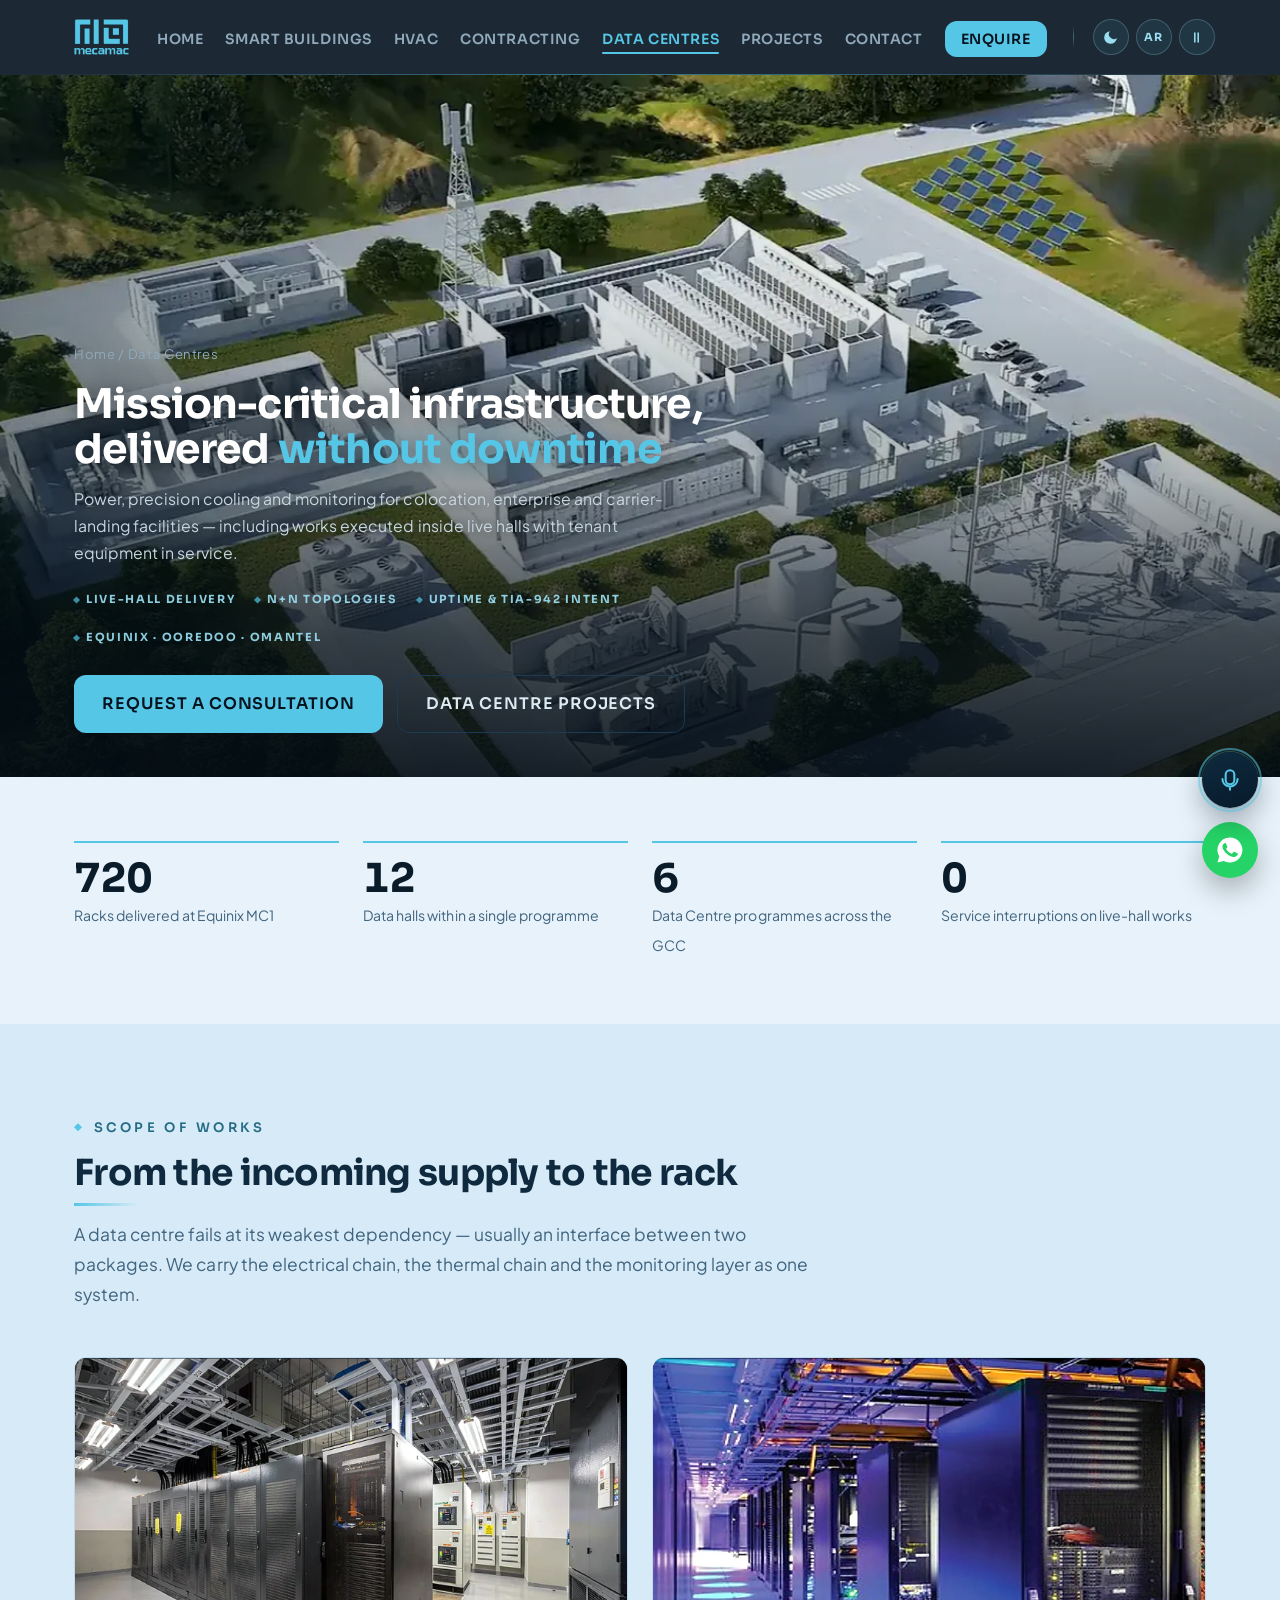
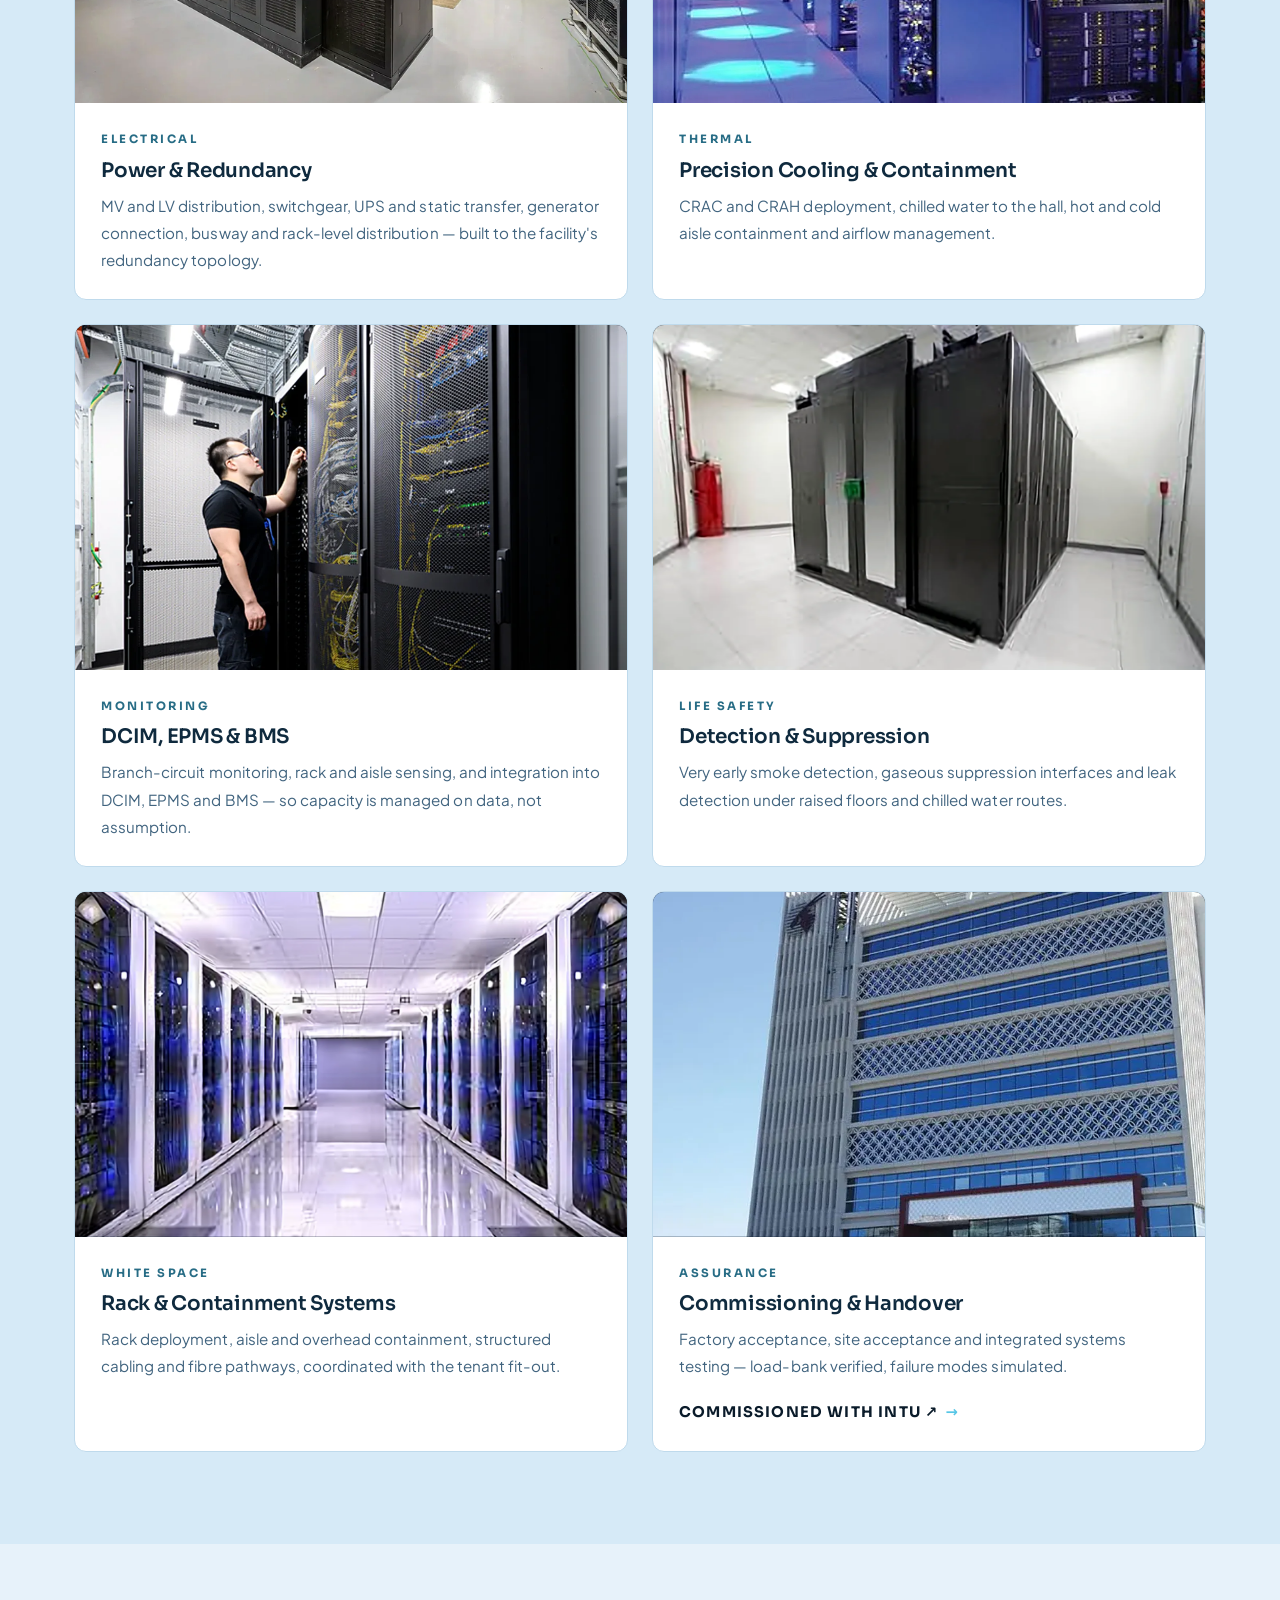
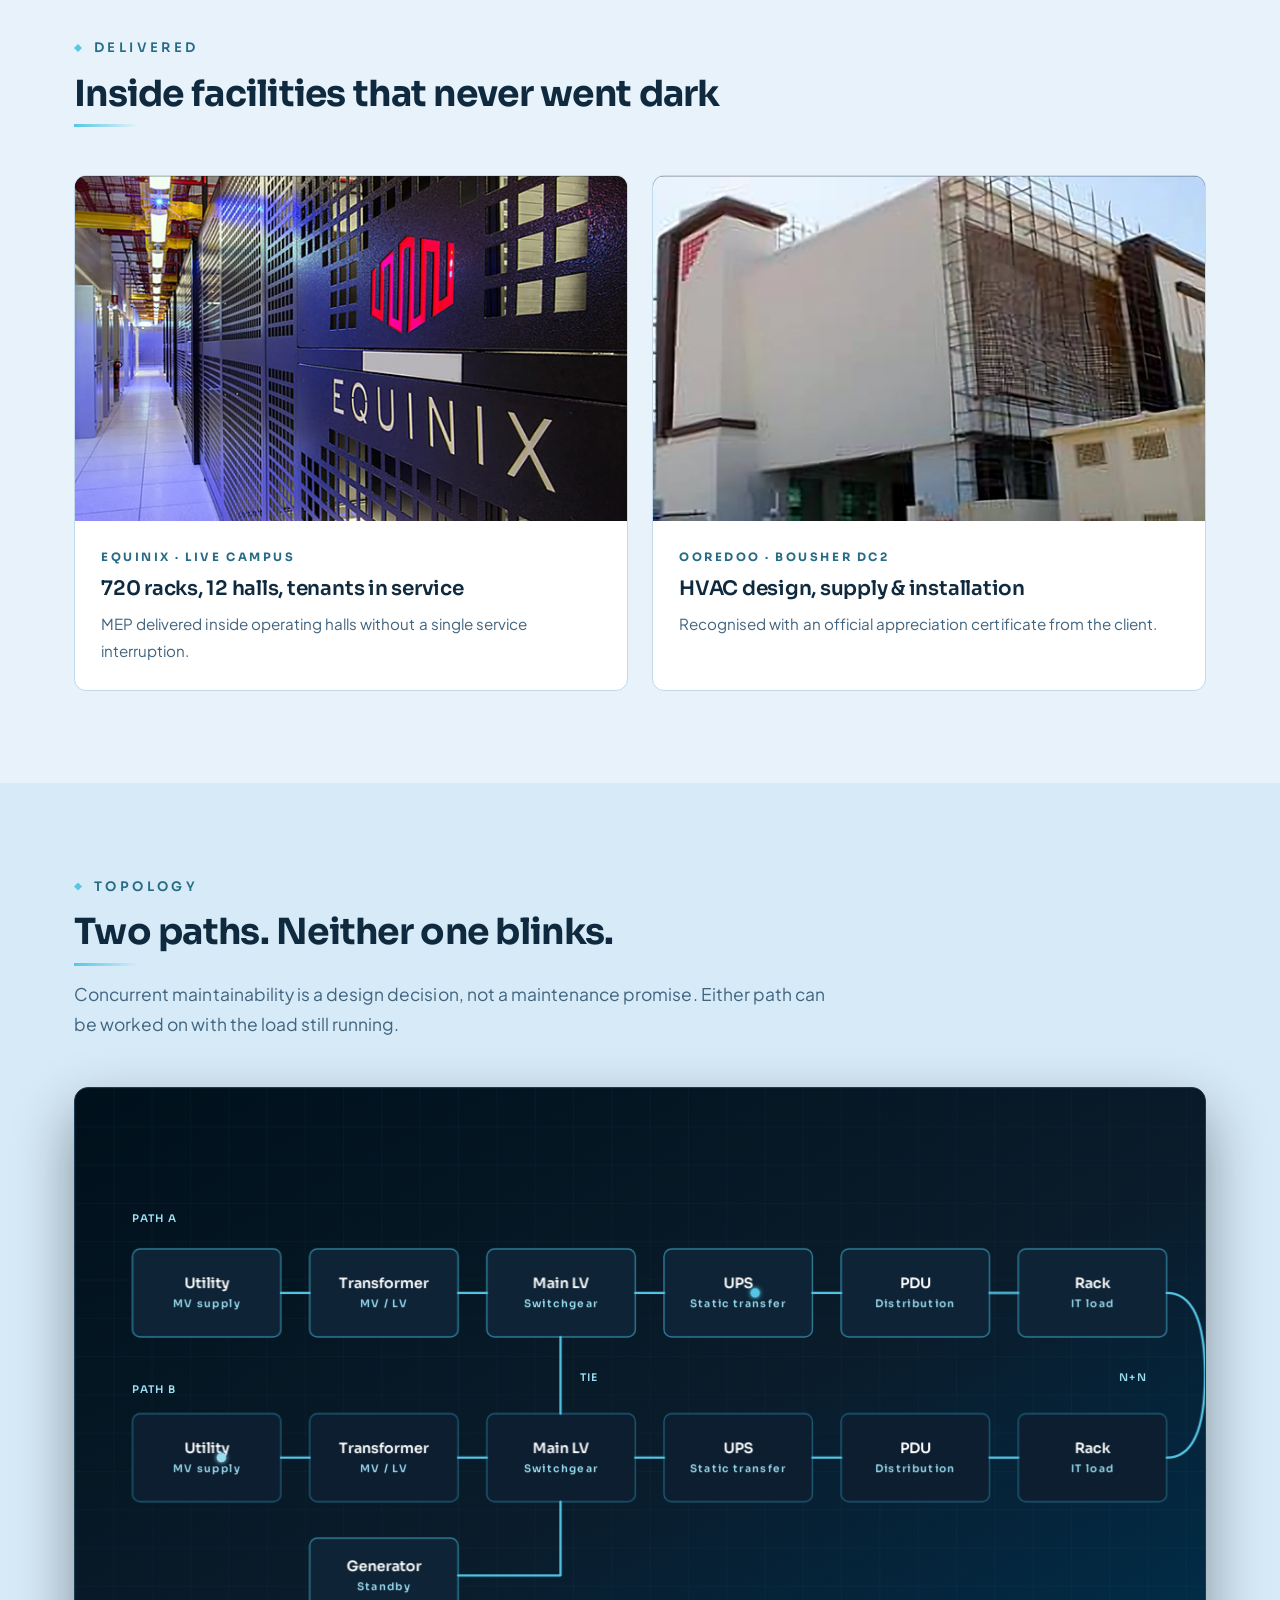
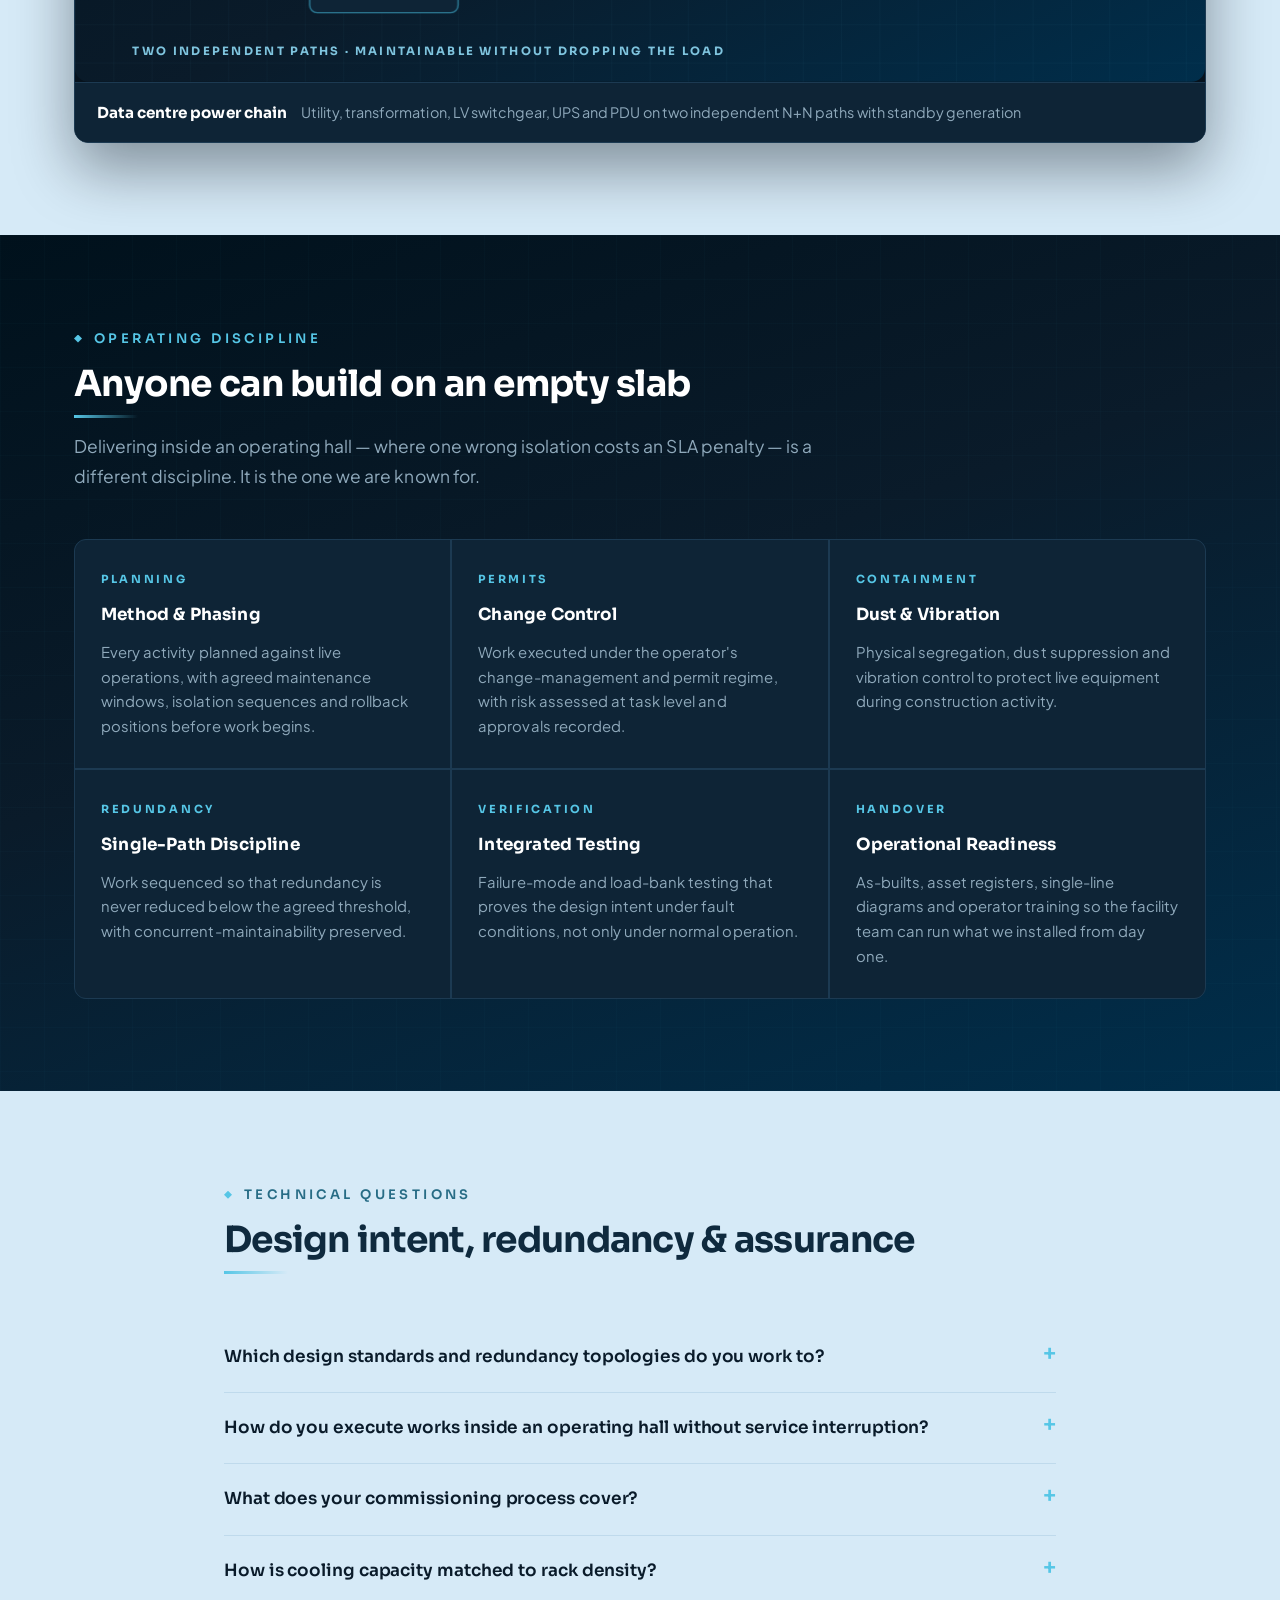
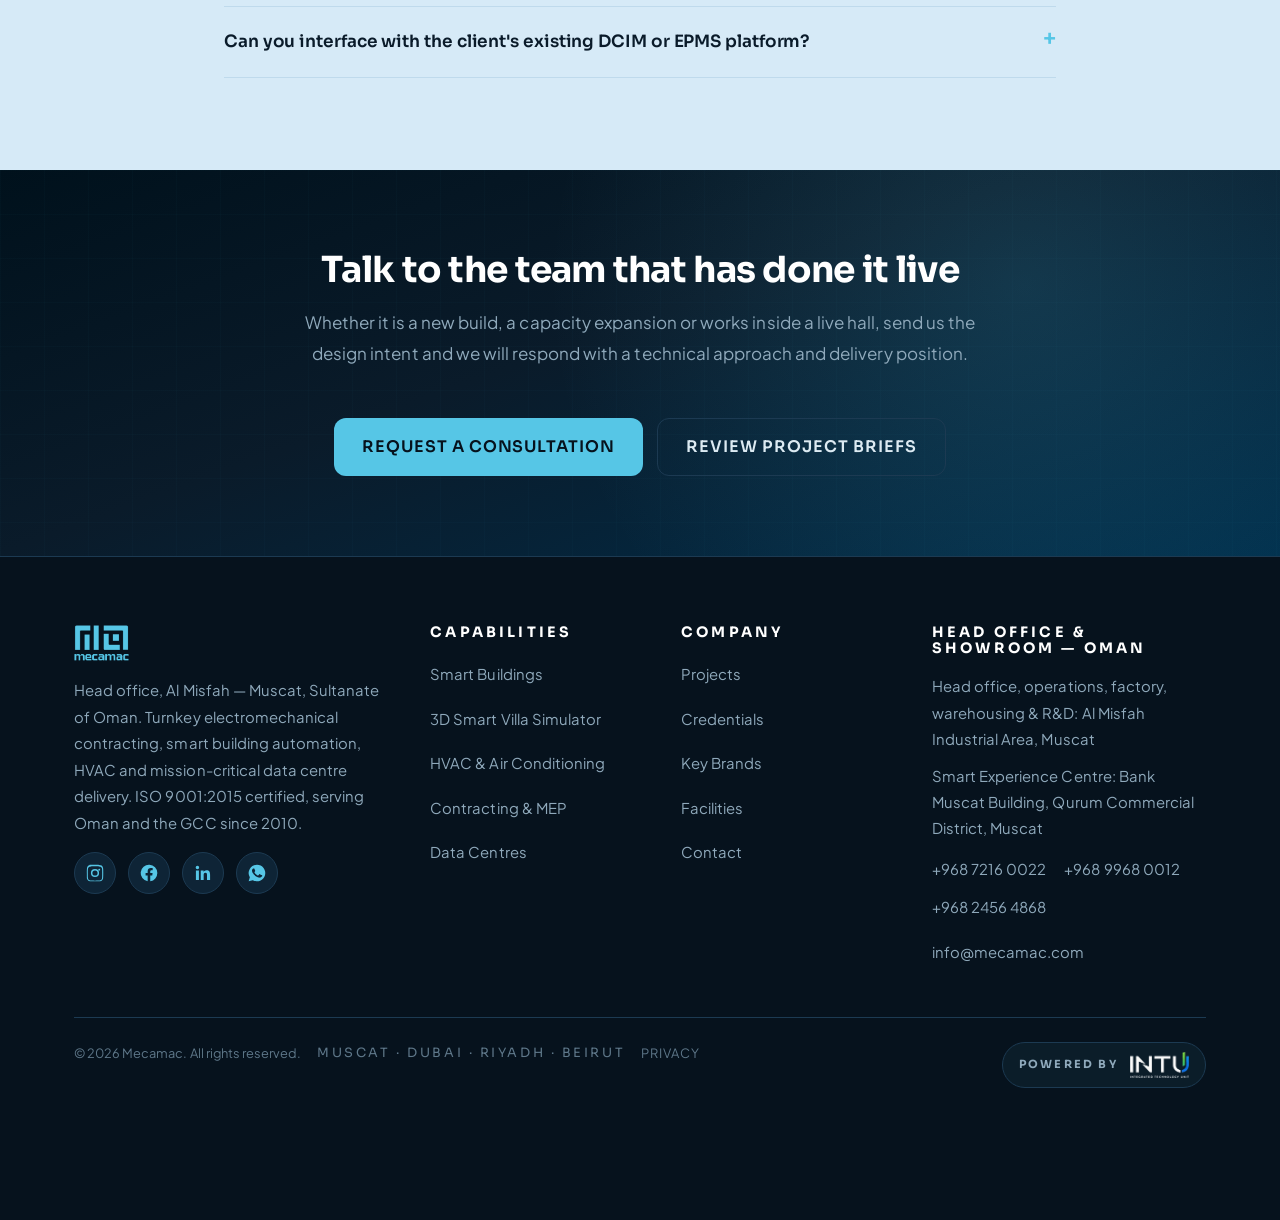
<file: services/data-center/index.html>
<!DOCTYPE html>

<html lang="en">
<head>
<meta charset="utf-8"/>
<script>(function(){var d=document.documentElement;try{var t=localStorage.getItem("mecamac-theme");if(!t)t=window.matchMedia&&matchMedia("(prefers-color-scheme:dark)").matches?"dark":"light";d.setAttribute("data-theme",t);try{if(localStorage.getItem("mecamac-motion")==="off")d.setAttribute("data-motion","off");}catch(e){}var l=localStorage.getItem("mecamac-lang");if(l==="ar"){d.setAttribute("lang","ar");d.setAttribute("dir","rtl");d.classList.add("ar-pending");setTimeout(function(){d.classList.remove("ar-pending");},3000);document.write('<script src="../../assets/js/ar.js"><\/script>');}}catch(e){d.setAttribute("data-theme","light");}})();</script>
<meta content="width=device-width, initial-scale=1.0" name="viewport"/>
<meta content="#04141F" name="theme-color"/>
<!-- ⚠️ TESTING PHASE ONLY — REMOVE the next line before launching on the official domain -->
<meta content="noindex, nofollow" name="robots"/>
<title data-i18n="dc.001">Data Centre Contractor in Oman | Power, Precision Cooling &amp; Live-Hall Delivery — Mecamac</title>
<meta content="Mission-critical data centre infrastructure in Oman and the GCC by Mecamac: MV/LV power, UPS, precision cooling, containment, DCIM and monitoring. Delivered inside live halls at Equinix and Ooredoo facilities." name="description"/>
<!-- <link rel="canonical" href="https://www.mecamac.com/services/data-center/"> -->
<meta content="website" property="og:type"/>
<meta content="Data Centre Contractor in Oman | Power, Precision Cooling &amp; Live-Hall Delivery — Mecamac" property="og:title"/>
<meta content="Mission-critical data centre infrastructure in Oman and the GCC by Mecamac: MV/LV power, UPS, precision cooling, containment, DCIM and monitoring. Delivered inside live halls at Equinix and Ooredoo facilities." property="og:description"/>
<meta content="en_OM" property="og:locale"/>
<meta content="https://www.mecamac.com/services/data-center/" property="og:url"/>
<meta content="https://www.mecamac.com/assets/img/og-cover.jpg" property="og:image"/>
<meta content="1200" property="og:image:width"/>
<meta content="630" property="og:image:height"/>
<meta content="Mecamac" property="og:site_name"/>
<meta content="summary_large_image" name="twitter:card"/>
<link href="../../assets/img/logo-navy.png" rel="icon" type="image/png"/>
<link href="https://fonts.googleapis.com" rel="preconnect"/>
<link crossorigin="" href="https://fonts.gstatic.com" rel="preconnect"/>
<link href="https://fonts.googleapis.com/css2?family=Sora:wght@600;700;800&amp;family=Plus+Jakarta+Sans:wght@400;500;600;700&amp;display=swap" rel="stylesheet"/>
<link href="https://fonts.googleapis.com/css2?family=IBM+Plex+Sans+Arabic:wght@400;500;600;700&amp;display=swap" rel="stylesheet"/>
<link href="../../assets/css/style.css" rel="stylesheet"/>
<script type="application/ld+json">
{
  "@context": "https://schema.org",
  "@type": "Service",
  "serviceType": "Data Centre Infrastructure",
  "name": "Data Centre Infrastructure Delivery in Oman",
  "description": "Design and delivery of mission-critical data centre power, precision cooling, containment and monitoring infrastructure for colocation, enterprise and carrier facilities in Oman and the GCC.",
  "areaServed": "Oman",
  "provider": { "@type": "LocalBusiness", "name": "Mecamac", "telephone": "+96899680012", "address": { "@type": "PostalAddress", "addressLocality": "Muscat", "addressCountry": "OM" } }
}
</script>
<script type="application/ld+json">
{
  "@context": "https://schema.org",
  "@type": "FAQPage",
  "mainEntity": [
    {
      "@type": "Question",
      "name": "Which design standards and redundancy topologies do you work to?",
      "acceptedAnswer": {
        "@type": "Answer",
        "text": "We deliver to the design intent set by the facility owner and their consultant — commonly Uptime Institute tier objectives and TIA-942 infrastructure classification. Executed topologies include N+1 and N+N electrical and mechanical configurations with concurrent maintainability as a design requirement rather than an afterthought."
      }
    },
    {
      "@type": "Question",
      "name": "How do you execute works inside an operating hall without service interruption?",
      "acceptedAnswer": {
        "@type": "Answer",
        "text": "Through phasing plans agreed with facility operations, work executed under the operator's permit and change-control regime, physical containment against dust and vibration, and sequencing that never reduces redundancy below the agreed threshold. Every activity has a defined rollback position before it starts."
      }
    },
    {
      "@type": "Question",
      "name": "What does your commissioning process cover?",
      "acceptedAnswer": {
        "@type": "Answer",
        "text": "Staged commissioning through factory acceptance testing, site acceptance testing, and integrated systems testing. IST includes load-bank verification at design load and failure-mode simulation — utility loss, generator start, UPS transfer and cooling failure — so the facility is proven under fault conditions before energisation for live load."
      }
    },
    {
      "@type": "Question",
      "name": "How is cooling capacity matched to rack density?",
      "acceptedAnswer": {
        "@type": "Answer",
        "text": "Through airflow management rather than raw tonnage. We assess rack-level heat rejection, containment strategy and supply-air temperature policy together, because oversupplying cold air into an uncontained hall wastes energy without solving hotspots. Where densities vary across the hall, cooling is zoned accordingly."
      }
    },
    {
      "@type": "Question",
      "name": "Can you interface with the client's existing DCIM or EPMS platform?",
      "acceptedAnswer": {
        "@type": "Answer",
        "text": "Yes. Branch-circuit and environmental monitoring is delivered with the point schedule and protocol required by the client's existing platform. Where no platform exists, we can propose and integrate one, with the monitoring architecture designed for the facility's eventual capacity rather than only its first phase."
      }
    }
  ]
}
</script>
</head>
<body>
<a class="skip-link" href="#main" data-i18n="ui.skip">Skip to content</a>
<header class="site-header">
<nav aria-label="Main" class="nav wrap">
<a aria-label="Mecamac home" class="logo" href="../../index.html"><img alt="Mecamac logo" src="../../assets/img/logo-cyan.png" style="height:40px;width:auto"/></a>
<div class="nav-right"><ul class="nav-links">
<li><a data-i18n="dc.002" href="../../index.html">Home</a></li>
<li><a data-i18n="dc.003" href="../../services/smart-building/index.html">Smart Buildings</a></li>
<li><a data-i18n="dc.004" href="../../services/hvac/index.html">HVAC</a></li>
<li><a data-i18n="dc.005" href="../../services/contracting/index.html">Contracting</a></li>
<li><a aria-current="page" data-i18n="dc.006" href="../../services/data-center/index.html">Data Centres</a></li>
<li class="nav-extra"><a data-i18n="dc.992" href="../../smart-villa/index.html">3D Villa Simulator</a></li>
<li><a data-i18n="dc.007" href="../../projects/index.html">Projects</a></li>
<li><a data-i18n="dc.008" href="../../contact/index.html">Contact</a></li>
<li><a class="nav-cta" data-i18n="dc.009" href="../../contact/index.html">Enquire</a></li>
</ul><div class="hdr-tools"><button aria-label="Switch to dark mode" class="icon-btn" id="theme-btn" type="button"><svg class="i-moon" viewBox="0 0 24 24" aria-hidden="true"><path d="M21 12.8A9 9 0 1 1 11.2 3a7 7 0 0 0 9.8 9.8z"/></svg><svg class="i-sun" viewBox="0 0 24 24" aria-hidden="true"><path d="M12 17a5 5 0 1 1 0-10 5 5 0 0 1 0 10zm0-13.5a1 1 0 0 1 1 1V6a1 1 0 1 1-2 0V4.5a1 1 0 0 1 1-1zm0 15a1 1 0 0 1 1 1V21a1 1 0 1 1-2 0v-1.5a1 1 0 0 1 1-1zM4.5 11H6a1 1 0 1 1 0 2H4.5a1 1 0 1 1 0-2zm13.5 0h1.5a1 1 0 1 1 0 2H18a1 1 0 1 1 0-2zM6.3 5a1 1 0 0 1 1.4 0l1 1A1 1 0 0 1 7.3 7.4l-1-1A1 1 0 0 1 6.3 5zm10 10a1 1 0 0 1 1.4 0l1 1a1 1 0 0 1-1.4 1.4l-1-1a1 1 0 0 1 0-1.4zm1.4-10a1 1 0 0 1 0 1.4l-1 1A1 1 0 0 1 15.3 6l1-1a1 1 0 0 1 1.4 0zM7.7 15a1 1 0 0 1 0 1.4l-1 1A1 1 0 0 1 5.3 16l1-1a1 1 0 0 1 1.4 0z"/></svg></button><button aria-label="التبديل إلى العربية" class="icon-btn" id="lang-btn" type="button">AR</button><button aria-label="Pause background video" class="icon-btn" id="motion-btn" title="Pause background video" type="button"><svg class="i-pause" viewBox="0 0 24 24" aria-hidden="true"><path d="M8.5 5h2.2v14H8.5zm4.8 0h2.2v14h-2.2z"/></svg><svg class="i-play" viewBox="0 0 24 24" aria-hidden="true"><path d="M8.5 5.2v13.6L19 12z"/></svg></button></div><button aria-expanded="false" aria-label="Menu" class="nav-toggle"><span></span><span></span><span></span></button></div>
</nav>
</header>
<main id="main" tabindex="-1">
<section class="hero has-video">
<div aria-hidden="true" class="hero-video">
<video autoplay="" loop="" muted="" playsinline="" poster="../../assets/video/datacenter-loop-poster.webp" preload="metadata" data-lazy>
<source data-src="../../assets/video/datacenter-loop.mp4" type="video/mp4"/>
</video>
</div>
<div class="wrap" style="grid-template-columns:1fr">
<div class="hero-copy">
<nav aria-label="Breadcrumb" class="crumbs"><a data-i18n="dc.011" href="../../index.html">Home</a> <span>/</span> <span data-i18n="dc.012">Data Centres</span></nav>
<h1 data-i18n="dc.013" style="margin-top:16px">Mission-critical infrastructure, delivered <em>without downtime</em></h1>
<p class="lead inv" data-i18n="dc.014" style="margin-top:14px">Power, precision cooling and monitoring for colocation, enterprise and carrier-landing facilities — including works executed inside live halls with tenant equipment in service.</p>
<div class="hero-badges">
<span class="badge" data-i18n="dc.015">Live-Hall Delivery</span>
<span class="badge" data-i18n="dc.016">N+N Topologies</span>
<span class="badge" data-i18n="dc.017">Uptime &amp; TIA-942 Intent</span>
<span class="badge" data-i18n="dc.018">Equinix · Ooredoo · Omantel</span>
</div>
<div class="hero-actions">
<a class="btn btn-cyan" data-i18n="dc.019" href="../../contact/index.html">Request a Consultation</a>
<a class="btn btn-ghost" data-i18n="dc.020" href="../../projects/index.html">Data Centre Projects</a>
</div>
</div>
</div>
</section>
<section class="section" style="padding:64px 0">
<div class="wrap stats">
<div class="stat reveal"><b data-count="720">720</b><span data-i18n="dc.021">Racks delivered at Equinix MC1</span></div>
<div class="stat reveal"><b data-count="12">12</b><span data-i18n="dc.022">Data halls within a single programme</span></div>
<div class="stat reveal"><b data-count="6">6</b><span data-i18n="dc.023">Data Centre programmes across the GCC</span></div>
<div class="stat reveal"><b data-count="0">0</b><span data-i18n="dc.024">Service interruptions on live-hall works</span></div>
</div>
</section>
<section class="section section-tint" id="scope">
<div class="wrap">
<div class="section-head reveal">
<p class="eyebrow" data-i18n="dc.025">Scope of works</p>
<h2 data-i18n="dc.026">From the incoming supply to the rack</h2>
<p class="lead" data-i18n="dc.027">A data centre fails at its weakest dependency — usually an interface between two packages. We carry the electrical chain, the thermal chain and the monitoring layer as one system.</p>
</div>
<div class="grid grid-2">
<article class="card reveal">
<div class="card-img"><img alt="Data Centre electrical room with switchgear and distribution delivered by Mecamac" loading="lazy" src="../../assets/img/ph-dc-power.webp"/></div>
<div class="card-body"><span class="tag" data-i18n="dc.028">Electrical</span><h3 data-i18n="dc.029">Power &amp; Redundancy</h3>
<p data-i18n="dc.030">MV and LV distribution, switchgear, UPS and static transfer, generator connection, busway and rack-level distribution — built to the facility's redundancy topology.</p></div>
</article>
<article class="card reveal">
<div class="card-img"><img alt="Data hall aisle containment and precision cooling delivered by Mecamac" loading="lazy" src="../../assets/img/ph-dc-aisle.webp"/></div>
<div class="card-body"><span class="tag" data-i18n="dc.031">Thermal</span><h3 data-i18n="dc.032">Precision Cooling &amp; Containment</h3>
<p data-i18n="dc.033">CRAC and CRAH deployment, chilled water to the hall, hot and cold aisle containment and airflow management.</p></div>
</article>
<article class="card reveal"><div class="card-img"><img alt="Engineer working on live rack infrastructure in a Mecamac data centre project" loading="lazy" src="../../assets/img/ph-dc-tech.webp"/></div><div class="card-body"><span class="tag" data-i18n="dc.034">Monitoring</span><h3 data-i18n="dc.035">DCIM, EPMS &amp; BMS</h3>
<p data-i18n="dc.036">Branch-circuit monitoring, rack and aisle sensing, and integration into DCIM, EPMS and BMS — so capacity is managed on data, not assumption.</p></div>
</article>
<article class="card reveal"><div class="card-img"><img alt="Data Centre containment and life-safety infrastructure installed by Mecamac" loading="lazy" src="../../assets/img/ph-dc-containment.webp"/></div><div class="card-body"><span class="tag" data-i18n="dc.037">Life safety</span><h3 data-i18n="dc.038">Detection &amp; Suppression</h3>
<p data-i18n="dc.039">Very early smoke detection, gaseous suppression interfaces and leak detection under raised floors and chilled water routes.</p></div>
</article>
<article class="card reveal"><div class="card-img"><img alt="Data Centre white space with rack rows delivered by Mecamac" loading="lazy" src="../../assets/img/ph-dc-hall.webp"/></div><div class="card-body"><span class="tag" data-i18n="dc.040">White space</span><h3 data-i18n="dc.041">Rack &amp; Containment Systems</h3>
<p data-i18n="dc.042">Rack deployment, aisle and overhead containment, structured cabling and fibre pathways, coordinated with the tenant fit-out.</p></div>
</article>
<article class="card reveal"><div class="card-img"><img alt="Commissioning and handover documentation prepared by Mecamac for a delivered facility" loading="lazy" src="../../assets/img/ph-office.webp"/></div><div class="card-body"><span class="tag" data-i18n="dc.043">Assurance</span><h3 data-i18n="dc.044">Commissioning &amp; Handover</h3>
<p data-i18n="dc.045">Factory acceptance, site acceptance and integrated systems testing — load-bank verified, failure modes simulated.</p>
<a class="more" data-i18n="dc.900" href="https://www.intuservices.com" rel="noopener" target="_blank">Commissioned with INTU ↗</a></div>
</article>
</div>
</div>
</section>
<section class="section">
<div class="wrap">
<div class="section-head reveal">
<p class="eyebrow" data-i18n="dc.046">Delivered</p>
<h2 data-i18n="dc.047">Inside facilities that never went dark</h2>
</div>
<div class="grid grid-2">
<figure class="card reveal"><div class="card-img"><img alt="Equinix colocation facility where Mecamac delivered mission-critical MEP works" loading="lazy" src="../../assets/img/ph-dc-equinix.webp"/></div><div class="card-body"><span class="tag" data-i18n="dc.048">Equinix · Live campus</span><h3 data-i18n="dc.049">720 racks, 12 halls, tenants in service</h3><p data-i18n="dc.050">MEP delivered inside operating halls without a single service interruption.</p></div></figure>
<figure class="card reveal"><div class="card-img"><img alt="Ooredoo Bousher Data Centre 2 HVAC delivery by Mecamac" loading="lazy" src="../../assets/img/proj-ooredoo-dc.webp"/></div><div class="card-body"><span class="tag" data-i18n="dc.051">Ooredoo · Bousher DC2</span><h3 data-i18n="dc.052">HVAC design, supply &amp; installation</h3><p data-i18n="dc.053">Recognised with an official appreciation certificate from the client.</p></div></figure>
</div>
</div>
</section>
<section class="section section-tint" id="topology">
<div class="wrap">
<div class="section-head reveal">
<p class="eyebrow" data-i18n="dc.054">Topology</p>
<h2 data-i18n="dc.055">Two paths. Neither one blinks.</h2>
<p class="lead" data-i18n="dc.056">Concurrent maintainability is a design decision, not a maintenance promise. Either path can be worked on with the load still running.</p>
</div>
<div class="diagram-wrap reveal"><svg class="sysdiag" viewBox="0 0 1180 620" xmlns="http://www.w3.org/2000/svg" role="img" aria-label="Data centre electrical topology showing two independent N+N power paths from utility supply to rack">
  <style>
    .dgshell{fill:none;stroke:#2E7C97;stroke-width:2}
    .dgbox rect{fill:#0E2436;stroke:#2E7C97;stroke-width:1.5}
    .dgbox.dgb rect{fill:#0C1E30;stroke:#1E5A73}
    .dgt{fill:#FFFFFF;font-family:Sora,Arial,sans-serif;font-size:15px;font-weight:600}
    .dgs{fill:#9ADDF0;font-family:Sora,Arial,sans-serif;font-size:11px;font-weight:600;letter-spacing:1.4px}
    .dgcap{fill:#7FC4DE;font-family:Sora,Arial,sans-serif;font-size:12px;font-weight:700;letter-spacing:2.4px}
    .dglab{font-family:Sora,Arial,sans-serif;font-size:26px;font-weight:800}
    .dgcM{fill:#56C6E6}.dgcE{fill:#9ADDF0}.dgcP{fill:#2E7C97}
    .dgrun{fill:none;stroke:#56C6E6;stroke-width:2.4;stroke-linecap:round;stroke-linejoin:round}
    .dgrun.dgM{stroke:#56C6E6}
    .dgrun.dgE{stroke:#9ADDF0}
    .dgrun.dgP{stroke:#2E7C97}
    .dgrun.dgRet{stroke:#9ADDF0;opacity:.75}
    .dgbus{fill:none;stroke:#56C6E6;stroke-width:4;stroke-linecap:round}
    .dgnode circle{fill:#56C6E6}
    .dgterm{fill:#56C6E6;opacity:.55}
    .dgterm2{fill:#2E7C97}
    .dgpulse{opacity:.95}
  </style>
<defs>
  <linearGradient id="dgBg" x1="0" y1="0" x2="1" y2="1">
    <stop offset="0%" stop-color="#00111C"/><stop offset="55%" stop-color="#0A1B2A"/><stop offset="100%" stop-color="#002E4B"/>
  </linearGradient>
  <pattern id="dgGrid" width="40" height="40" patternUnits="userSpaceOnUse">
    <path d="M40 0H0V40" fill="none" stroke="#56C6E6" stroke-width="1" opacity=".06"/>
  </pattern>
  <filter id="dgGlow" x="-50%" y="-50%" width="200%" height="200%">
    <feGaussianBlur stdDeviation="3" result="b"/><feMerge><feMergeNode in="b"/><feMergeNode in="SourceGraphic"/></feMerge>
  </filter>
</defs>
<rect width="1180" height="620" fill="url(#dgBg)" rx="14"/>
<rect width="1180" height="620" fill="url(#dgGrid)" rx="14"/>
<g class="dgbox"><rect x="60" y="168" width="155" height="92" rx="8"/><text x="137.5" y="209.0" text-anchor="middle" class="dgt">Utility</text><text x="137.5" y="229.0" text-anchor="middle" class="dgs">MV supply</text></g><g class="dgbox"><rect x="245" y="168" width="155" height="92" rx="8"/><text x="322.5" y="209.0" text-anchor="middle" class="dgt">Transformer</text><text x="322.5" y="229.0" text-anchor="middle" class="dgs">MV / LV</text></g><path class="dgrun" d="M215 214h30" /><g class="dgbox"><rect x="430" y="168" width="155" height="92" rx="8"/><text x="507.5" y="209.0" text-anchor="middle" class="dgt">Main LV</text><text x="507.5" y="229.0" text-anchor="middle" class="dgs">Switchgear</text></g><path class="dgrun" d="M400 214h30" /><g class="dgbox"><rect x="615" y="168" width="155" height="92" rx="8"/><text x="692.5" y="209.0" text-anchor="middle" class="dgt">UPS</text><text x="692.5" y="229.0" text-anchor="middle" class="dgs">Static transfer</text></g><path class="dgrun" d="M585 214h30" /><g class="dgbox"><rect x="800" y="168" width="155" height="92" rx="8"/><text x="877.5" y="209.0" text-anchor="middle" class="dgt">PDU</text><text x="877.5" y="229.0" text-anchor="middle" class="dgs">Distribution</text></g><path class="dgrun" d="M770 214h30" /><g class="dgbox"><rect x="985" y="168" width="155" height="92" rx="8"/><text x="1062.5" y="209.0" text-anchor="middle" class="dgt">Rack</text><text x="1062.5" y="229.0" text-anchor="middle" class="dgs">IT load</text></g><path class="dgrun" d="M955 214h30" /><text x="60" y="140" class="dgs">PATH A</text><text x="60" y="318" class="dgs">PATH B</text><g class="dgbox dgb"><rect x="60" y="340" width="155" height="92" rx="8"/><text x="137.5" y="381.0" text-anchor="middle" class="dgt">Utility</text><text x="137.5" y="401.0" text-anchor="middle" class="dgs">MV supply</text></g><g class="dgbox dgb"><rect x="245" y="340" width="155" height="92" rx="8"/><text x="322.5" y="381.0" text-anchor="middle" class="dgt">Transformer</text><text x="322.5" y="401.0" text-anchor="middle" class="dgs">MV / LV</text></g><path class="dgrun" d="M215 386h30" /><g class="dgbox dgb"><rect x="430" y="340" width="155" height="92" rx="8"/><text x="507.5" y="381.0" text-anchor="middle" class="dgt">Main LV</text><text x="507.5" y="401.0" text-anchor="middle" class="dgs">Switchgear</text></g><path class="dgrun" d="M400 386h30" /><g class="dgbox dgb"><rect x="615" y="340" width="155" height="92" rx="8"/><text x="692.5" y="381.0" text-anchor="middle" class="dgt">UPS</text><text x="692.5" y="401.0" text-anchor="middle" class="dgs">Static transfer</text></g><path class="dgrun" d="M585 386h30" /><g class="dgbox dgb"><rect x="800" y="340" width="155" height="92" rx="8"/><text x="877.5" y="381.0" text-anchor="middle" class="dgt">PDU</text><text x="877.5" y="401.0" text-anchor="middle" class="dgs">Distribution</text></g><path class="dgrun" d="M770 386h30" /><g class="dgbox dgb"><rect x="985" y="340" width="155" height="92" rx="8"/><text x="1062.5" y="381.0" text-anchor="middle" class="dgt">Rack</text><text x="1062.5" y="401.0" text-anchor="middle" class="dgs">IT load</text></g><path class="dgrun" d="M955 386h30" /><path class="dgrun" d="M1140 214q40 0 40 86t-40 86" stroke-dasharray="8 8"/><text x="1105" y="306" text-anchor="middle" class="dgs">N+N</text><g class="dgbox"><rect x="245" y="470" width="155" height="78" rx="8"/><text x="322.5" y="504.0" text-anchor="middle" class="dgt">Generator</text><text x="322.5" y="524.0" text-anchor="middle" class="dgs">Standby</text></g><path class="dgrun" d="M400 509h107v-77" /><path class="dgrun" d="M507 340v-80" stroke-dasharray="7 7"/><text x="527" y="306" class="dgs">TIE</text><circle class="dgpulse" r="5" fill="#56C6E6" filter="url(#dgGlow)"><animateMotion dur="4.5s" begin="0s" repeatCount="indefinite" path="M60 214h1140"/></circle><circle class="dgpulse" r="5" fill="#9ADDF0" filter="url(#dgGlow)"><animateMotion dur="4.5s" begin="2.2s" repeatCount="indefinite" path="M60 386h1140"/></circle><text x="60" y="592" class="dgcap">TWO INDEPENDENT PATHS · MAINTAINABLE WITHOUT DROPPING THE LOAD</text>
</svg><div class="diagram-cap"><b data-i18n="dc.057">Data centre power chain</b><span data-i18n="dc.058">Utility, transformation, LV switchgear, UPS and PDU on two independent N+N paths with standby generation</span></div></div>
</div>
</section>
<section class="section section-dark on-dark">
<div class="wrap">
<div class="section-head reveal">
<p class="eyebrow" data-i18n="dc.059">Operating discipline</p>
<h2 data-i18n="dc.060">Anyone can build on an empty slab</h2>
<p class="lead inv" data-i18n="dc.061">Delivering inside an operating hall — where one wrong isolation costs an SLA penalty — is a different discipline. It is the one we are known for.</p>
</div>
<div class="cap-grid" style="margin-top:40px">
<div class="cap reveal"><i data-i18n="dc.062">Planning</i><b data-i18n="dc.063">Method &amp; Phasing</b><span data-i18n="dc.064">Every activity planned against live operations, with agreed maintenance windows, isolation sequences and rollback positions before work begins.</span></div><div class="cap reveal"><i data-i18n="dc.065">Permits</i><b data-i18n="dc.066">Change Control</b><span data-i18n="dc.067">Work executed under the operator's change-management and permit regime, with risk assessed at task level and approvals recorded.</span></div><div class="cap reveal"><i data-i18n="dc.068">Containment</i><b data-i18n="dc.069">Dust &amp; Vibration</b><span data-i18n="dc.070">Physical segregation, dust suppression and vibration control to protect live equipment during construction activity.</span></div><div class="cap reveal"><i data-i18n="dc.071">Redundancy</i><b data-i18n="dc.072">Single-Path Discipline</b><span data-i18n="dc.073">Work sequenced so that redundancy is never reduced below the agreed threshold, with concurrent-maintainability preserved.</span></div><div class="cap reveal"><i data-i18n="dc.074">Verification</i><b data-i18n="dc.075">Integrated Testing</b><span data-i18n="dc.076">Failure-mode and load-bank testing that proves the design intent under fault conditions, not only under normal operation.</span></div><div class="cap reveal"><i data-i18n="dc.077">Handover</i><b data-i18n="dc.078">Operational Readiness</b><span data-i18n="dc.079">As-builts, asset registers, single-line diagrams and operator training so the facility team can run what we installed from day one.</span></div>
</div>
</div>
</section>
<section class="section section-tint">
<div class="wrap" style="max-width:880px">
<div class="section-head reveal"><p class="eyebrow" data-i18n="dc.080">Technical questions</p><h2 data-i18n="dc.081">Design intent, redundancy &amp; assurance</h2></div>
<details class="reveal"><summary data-i18n="dc.082">Which design standards and redundancy topologies do you work to?</summary><p data-i18n="dc.083">We deliver to the design intent set by the facility owner and their consultant — commonly Uptime Institute tier objectives and TIA-942 infrastructure classification. Executed topologies include N+1 and N+N electrical and mechanical configurations with concurrent maintainability as a design requirement rather than an afterthought.</p></details>
<details class="reveal"><summary data-i18n="dc.084">How do you execute works inside an operating hall without service interruption?</summary><p data-i18n="dc.085">Through phasing plans agreed with facility operations, work executed under the operator's permit and change-control regime, physical containment against dust and vibration, and sequencing that never reduces redundancy below the agreed threshold. Every activity has a defined rollback position before it starts.</p></details>
<details class="reveal"><summary data-i18n="dc.086">What does your commissioning process cover?</summary><p data-i18n="dc.087">Staged commissioning through factory acceptance testing, site acceptance testing, and integrated systems testing. IST includes load-bank verification at design load and failure-mode simulation — utility loss, generator start, UPS transfer and cooling failure — so the facility is proven under fault conditions before energisation for live load.</p></details>
<details class="reveal"><summary data-i18n="dc.088">How is cooling capacity matched to rack density?</summary><p data-i18n="dc.089">Through airflow management rather than raw tonnage. We assess rack-level heat rejection, containment strategy and supply-air temperature policy together, because oversupplying cold air into an uncontained hall wastes energy without solving hotspots. Where densities vary across the hall, cooling is zoned accordingly.</p></details>
<details class="reveal"><summary data-i18n="dc.090">Can you interface with the client's existing DCIM or EPMS platform?</summary><p data-i18n="dc.091">Yes. Branch-circuit and environmental monitoring is delivered with the point schedule and protocol required by the client's existing platform. Where no platform exists, we can propose and integrate one, with the monitoring architecture designed for the facility's eventual capacity rather than only its first phase.</p></details>
</div>
</section>
<section class="cta-band" id="contact">
<div class="wrap">
<h2 data-i18n="dc.092">Talk to the team that has done it live</h2>
<p data-i18n="dc.093">Whether it is a new build, a capacity expansion or works inside a live hall, send us the design intent and we will respond with a technical approach and delivery position.</p>
<div class="hero-actions" style="justify-content:center">
<a class="btn btn-cyan" data-i18n="dc.094" href="../../contact/index.html">Request a Consultation</a>
<a class="btn btn-ghost" data-i18n="dc.095" href="../../projects/index.html">Review Project Briefs</a>
</div>
</div>
</section>
</main>
<footer class="site-footer">
<div class="wrap">
<div class="footer-grid">
<div>
<img alt="Mecamac logo" src="../../assets/img/logo-cyan.png"/>
<p data-i18n="dc.096">Head office, Al Misfah — Muscat, Sultanate of Oman. Turnkey electromechanical contracting, smart building automation, HVAC and mission-critical data centre delivery. ISO 9001:2015 certified, serving Oman and the GCC since 2010.</p>
<div aria-label="Social media" class="socials">
<a aria-label="Instagram" href="https://www.instagram.com/mecamac" rel="noopener" target="_blank"><svg viewBox="0 0 24 24"><path d="M12 2.2c3.2 0 3.6 0 4.9.1 1.2.1 1.8.2 2.2.4.6.2 1 .5 1.4.9.4.4.7.8.9 1.4.2.4.4 1 .4 2.2.1 1.3.1 1.7.1 4.9s0 3.6-.1 4.9c-.1 1.2-.2 1.8-.4 2.2-.2.6-.5 1-.9 1.4-.4.4-.8.7-1.4.9-.4.2-1 .4-2.2.4-1.3.1-1.7.1-4.9.1s-3.6 0-4.9-.1c-1.2-.1-1.8-.2-2.2-.4-.6-.2-1-.5-1.4-.9-.4-.4-.7-.8-.9-1.4-.2-.4-.4-1-.4-2.2C2.2 15.6 2.2 15.2 2.2 12s0-3.6.1-4.9c.1-1.2.2-1.8.4-2.2.2-.6.5-1 .9-1.4.4-.4.8-.7 1.4-.9.4-.2 1-.4 2.2-.4C8.4 2.2 8.8 2.2 12 2.2zm0 1.8c-3.1 0-3.5 0-4.8.1-1.1.1-1.5.2-1.7.3-.4.2-.7.4-1 .7-.3.3-.5.6-.7 1-.1.2-.2.6-.3 1.7-.1 1.3-.1 1.7-.1 4.8s0 3.5.1 4.8c.1 1.1.2 1.5.3 1.7.2.4.4.7.7 1 .3.3.6.5 1 .7.2.1.6.2 1.7.3 1.3.1 1.7.1 4.8.1s3.5 0 4.8-.1c1.1-.1 1.5-.2 1.7-.3.4-.2.7-.4 1-.7.3-.3.5-.6.7-1 .1-.2.2-.6.3-1.7.1-1.3.1-1.7.1-4.8s0-3.5-.1-4.8c-.1-1.1-.2-1.5-.3-1.7-.2-.4-.4-.7-.7-1-.3-.3-.6-.5-1-.7-.2-.1-.6-.2-1.7-.3-1.3-.1-1.7-.1-4.8-.1zm0 3.1a4.9 4.9 0 1 1 0 9.8 4.9 4.9 0 0 1 0-9.8zm0 1.8a3.1 3.1 0 1 0 0 6.2 3.1 3.1 0 0 0 0-6.2zm5.1-2.1a1.1 1.1 0 1 1 0 2.3 1.1 1.1 0 0 1 0-2.3z"/></svg></a>
<a aria-label="Facebook" href="https://www.facebook.com/MECAMACOMAN" rel="noopener" target="_blank"><svg viewBox="0 0 24 24"><path d="M22 12a10 10 0 1 0-11.6 9.9v-7H7.9V12h2.5V9.8c0-2.5 1.5-3.9 3.8-3.9 1.1 0 2.2.2 2.2.2v2.5h-1.3c-1.2 0-1.6.8-1.6 1.6V12h2.8l-.4 2.9h-2.4v7A10 10 0 0 0 22 12z"/></svg></a>
<a aria-label="LinkedIn" href="https://www.linkedin.com/company/mecamac" rel="noopener" target="_blank"><svg viewBox="0 0 24 24"><path d="M20.4 20.4h-3.6v-5.6c0-1.3 0-3-1.9-3s-2.1 1.4-2.1 2.9v5.7H9.3V9h3.4v1.6h.1c.5-.9 1.7-1.9 3.4-1.9 3.6 0 4.3 2.4 4.3 5.5v6.2zM5.3 7.4a2.1 2.1 0 1 1 0-4.2 2.1 2.1 0 0 1 0 4.2zM7.1 20.4H3.5V9h3.6v11.4z"/></svg></a>
<a aria-label="WhatsApp" href="https://wa.me/96872160022" rel="noopener" target="_blank"><svg viewBox="0 0 24 24"><path d="M12 2a10 10 0 0 0-8.6 15.1L2 22l5-1.3A10 10 0 1 0 12 2zm5.5 14.1c-.2.7-1.3 1.3-1.9 1.4-.5.1-1.1.1-1.8-.1-.4-.1-1-.3-1.7-.6-2.9-1.3-4.8-4.2-4.9-4.4-.1-.2-1.2-1.6-1.2-3s.7-2.1 1-2.4c.3-.3.6-.4.8-.4h.6c.2 0 .4 0 .6.5.2.6.8 2 .8 2.1.1.1.1.3 0 .5-.1.2-.1.3-.3.5l-.4.5c-.1.1-.3.3-.1.6.2.3.8 1.3 1.7 2.1 1.2 1 2.1 1.4 2.4 1.5.3.1.5.1.7-.1.2-.2.8-.9 1-1.2.2-.3.4-.3.7-.2.3.1 1.8.9 2.1 1 .3.2.5.2.6.4.1.1.1.7-.1 1.3z"/></svg></a>
</div>
</div>
<div>
<h2 class="foot-h" data-i18n="dc.097">Capabilities</h2>
<ul>
<li><a data-i18n="dc.098" href="../../services/smart-building/index.html">Smart Buildings</a></li>
<li><a data-i18n="dc.991" href="../../smart-villa/index.html">3D Smart Villa Simulator</a></li>
<li><a data-i18n="dc.099" href="../../services/hvac/index.html">HVAC &amp; Air Conditioning</a></li>
<li><a data-i18n="dc.100" href="../../services/contracting/index.html">Contracting &amp; MEP</a></li>
<li><a data-i18n="dc.101" href="../../services/data-center/index.html">Data Centres</a></li>
</ul>
</div>
<div>
<h2 class="foot-h" data-i18n="dc.102">Company</h2>
<ul>
<li><a data-i18n="dc.103" href="../../projects/index.html">Projects</a></li>
<li><a data-i18n="dc.993" href="../../credentials/index.html">Credentials</a></li>
<li><a data-i18n="dc.104" href="../../index.html#brands">Key Brands</a></li>
<li><a data-i18n="dc.105" href="../../index.html#facilities">Facilities</a></li>
<li><a data-i18n="dc.106" href="../../contact/index.html">Contact</a></li>
</ul>
</div>
<div>
<h2 class="foot-h" data-i18n="dc.107">Head Office &amp; Showroom — Oman</h2>
<ul>
<li data-i18n="dc.109">Head office, operations, factory, warehousing &amp; R&amp;D: Al Misfah Industrial Area, Muscat</li>
<li data-i18n="dc.108">Smart Experience Centre: Bank Muscat Building, Qurum Commercial District, Muscat</li>
<li class="foot-tels"><a href="tel:+96872160022">+968 7216 0022</a><a href="tel:+96899680012">+968 9968 0012</a><a href="tel:+96824564868">+968 2456 4868</a></li>
<li><a data-i18n="dc.110" href="mailto:info@mecamac.com">info@mecamac.com</a></li>
</ul>
</div>
</div>
<div class="footer-bottom">
<span data-i18n="dc.111">© 2026 Mecamac. All rights reserved.</span>
<span class="footer-cities" data-i18n="dc.112">Muscat · Dubai · Riyadh · Beirut</span>
<a class="footer-privacy" data-i18n="dc.990" href="../../privacy/index.html">Privacy</a>
<a aria-label="Powered by INTU — Integrated Technology Unit" class="powered" href="https://www.intuservices.com" rel="noopener" target="_blank"><span data-i18n="dc.113">Powered by</span><img alt="INTU — Integrated Technology Unit" src="../../assets/img/logos/intu-white.png"/></a>
</div>
</div>
</footer>
<a aria-label="Chat on WhatsApp" class="wa-float" href="https://wa.me/96872160022" rel="noopener" target="_blank">
  <svg viewBox="0 0 24 24"><path d="M12 2a10 10 0 0 0-8.6 15.1L2 22l5-1.3A10 10 0 1 0 12 2zm5.5 14.1c-.2.7-1.3 1.3-1.9 1.4-.5.1-1.1.1-1.8-.1-.4-.1-1-.3-1.7-.6-2.9-1.3-4.8-4.2-4.9-4.4-.1-.2-1.2-1.6-1.2-3s.7-2.1 1-2.4c.3-.3.6-.4.8-.4h.6c.2 0 .4 0 .6.5.2.6.8 2 .8 2.1.1.1.1.3 0 .5-.1.2-.1.3-.3.5l-.4.5c-.1.1-.3.3-.1.6.2.3.8 1.3 1.7 2.1 1.2 1 2.1 1.4 2.4 1.5.3.1.5.1.7-.1.2-.2.8-.9 1-1.2.2-.3.4-.3.7-.2.3.1 1.8.9 2.1 1 .3.2.5.2.6.4.1.1.1.7-.1 1.3z"/></svg>
</a>
<script src="../../assets/js/i18n.js"></script>
<script src="../../assets/js/main.js"></script>
<script defer src="../../assets/js/motion.js"></script>
<script defer src="../../assets/js/lazyvideo.js"></script>
<script src="../../assets/js/concierge.js"></script>
</body>
</html>
</file>
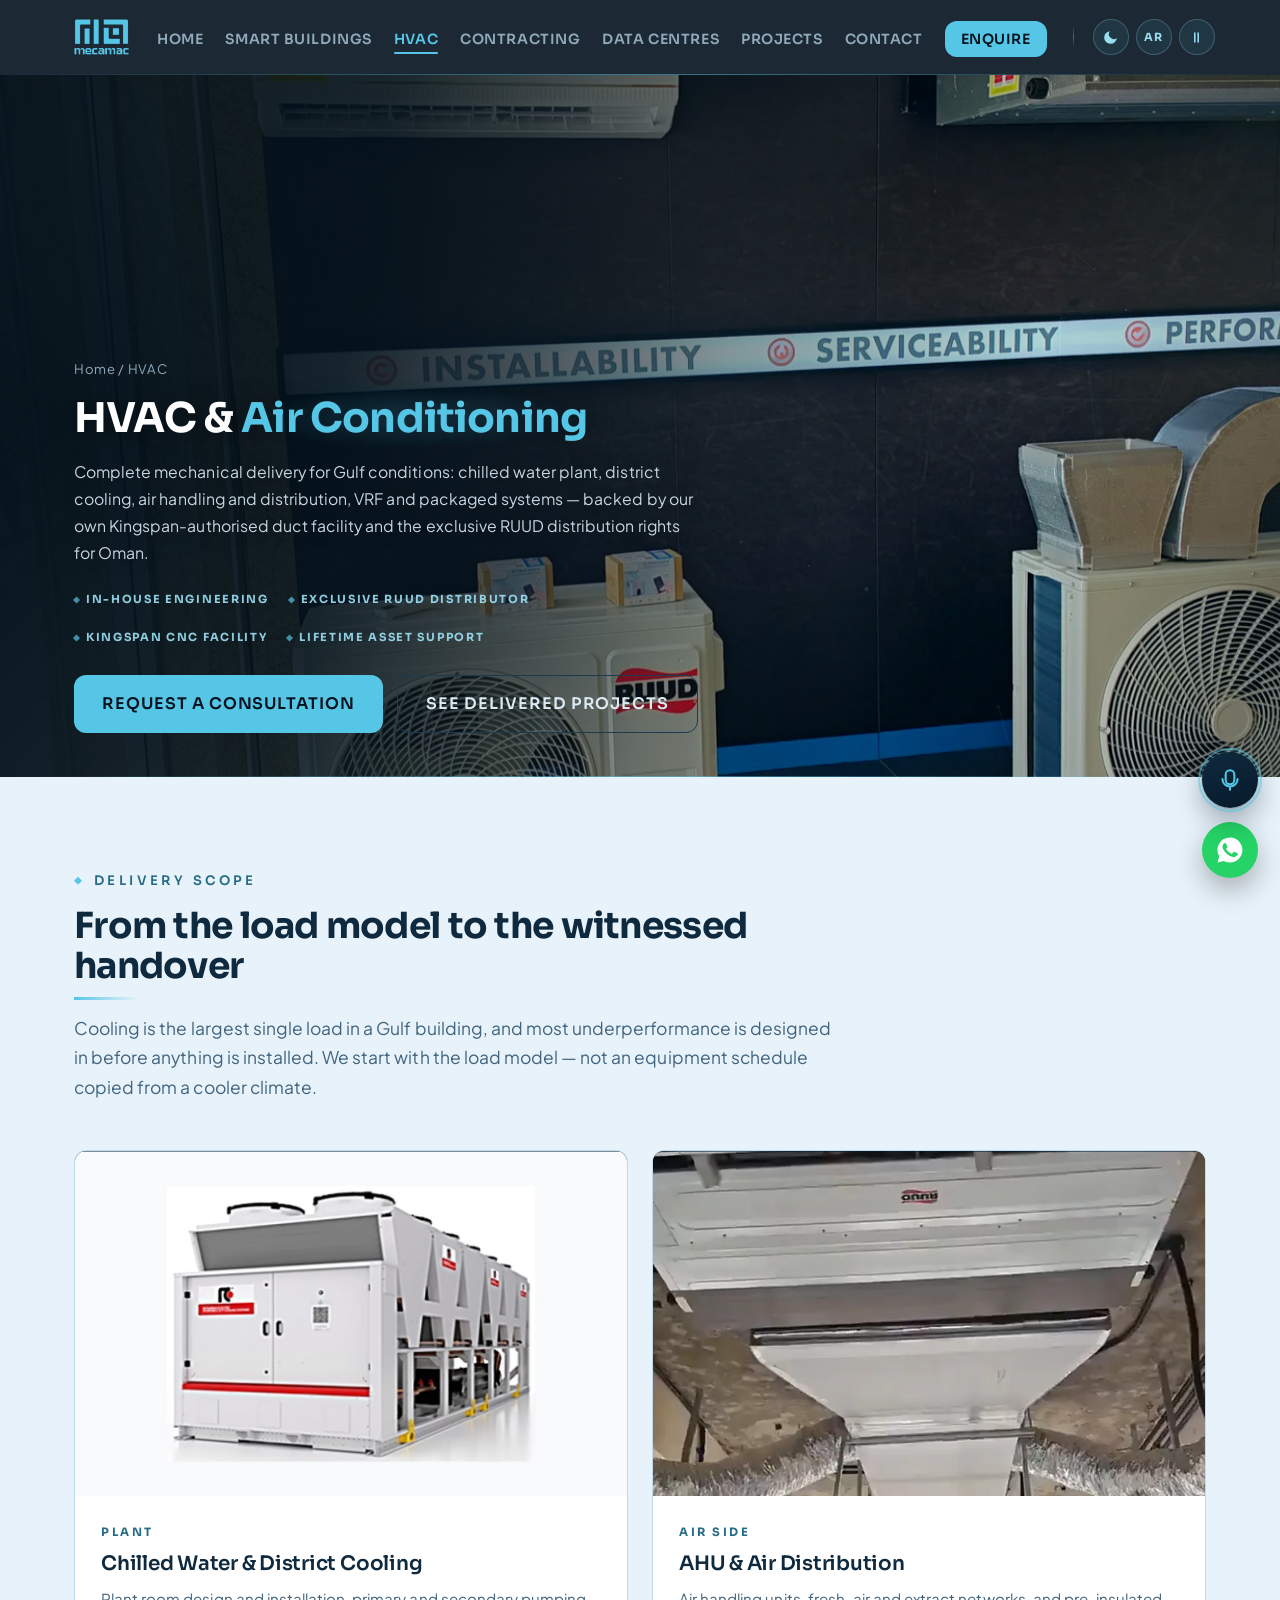
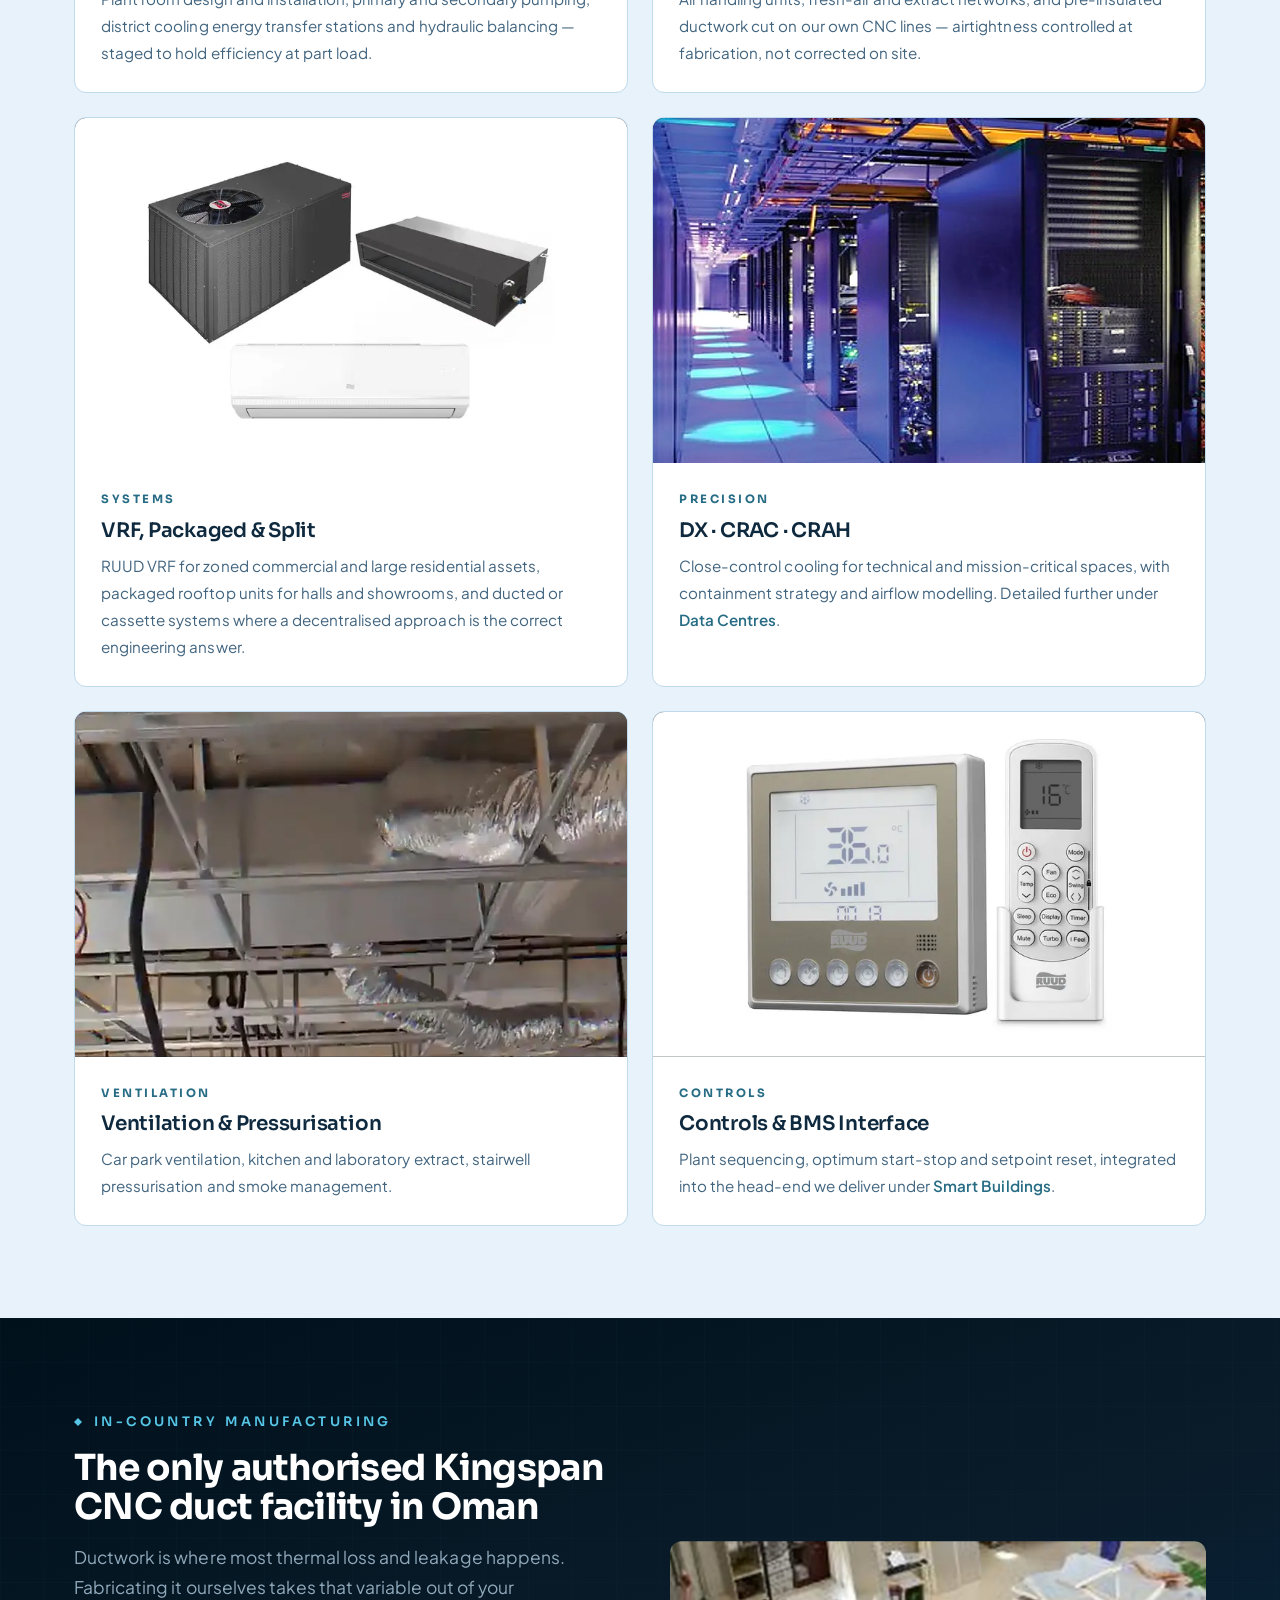
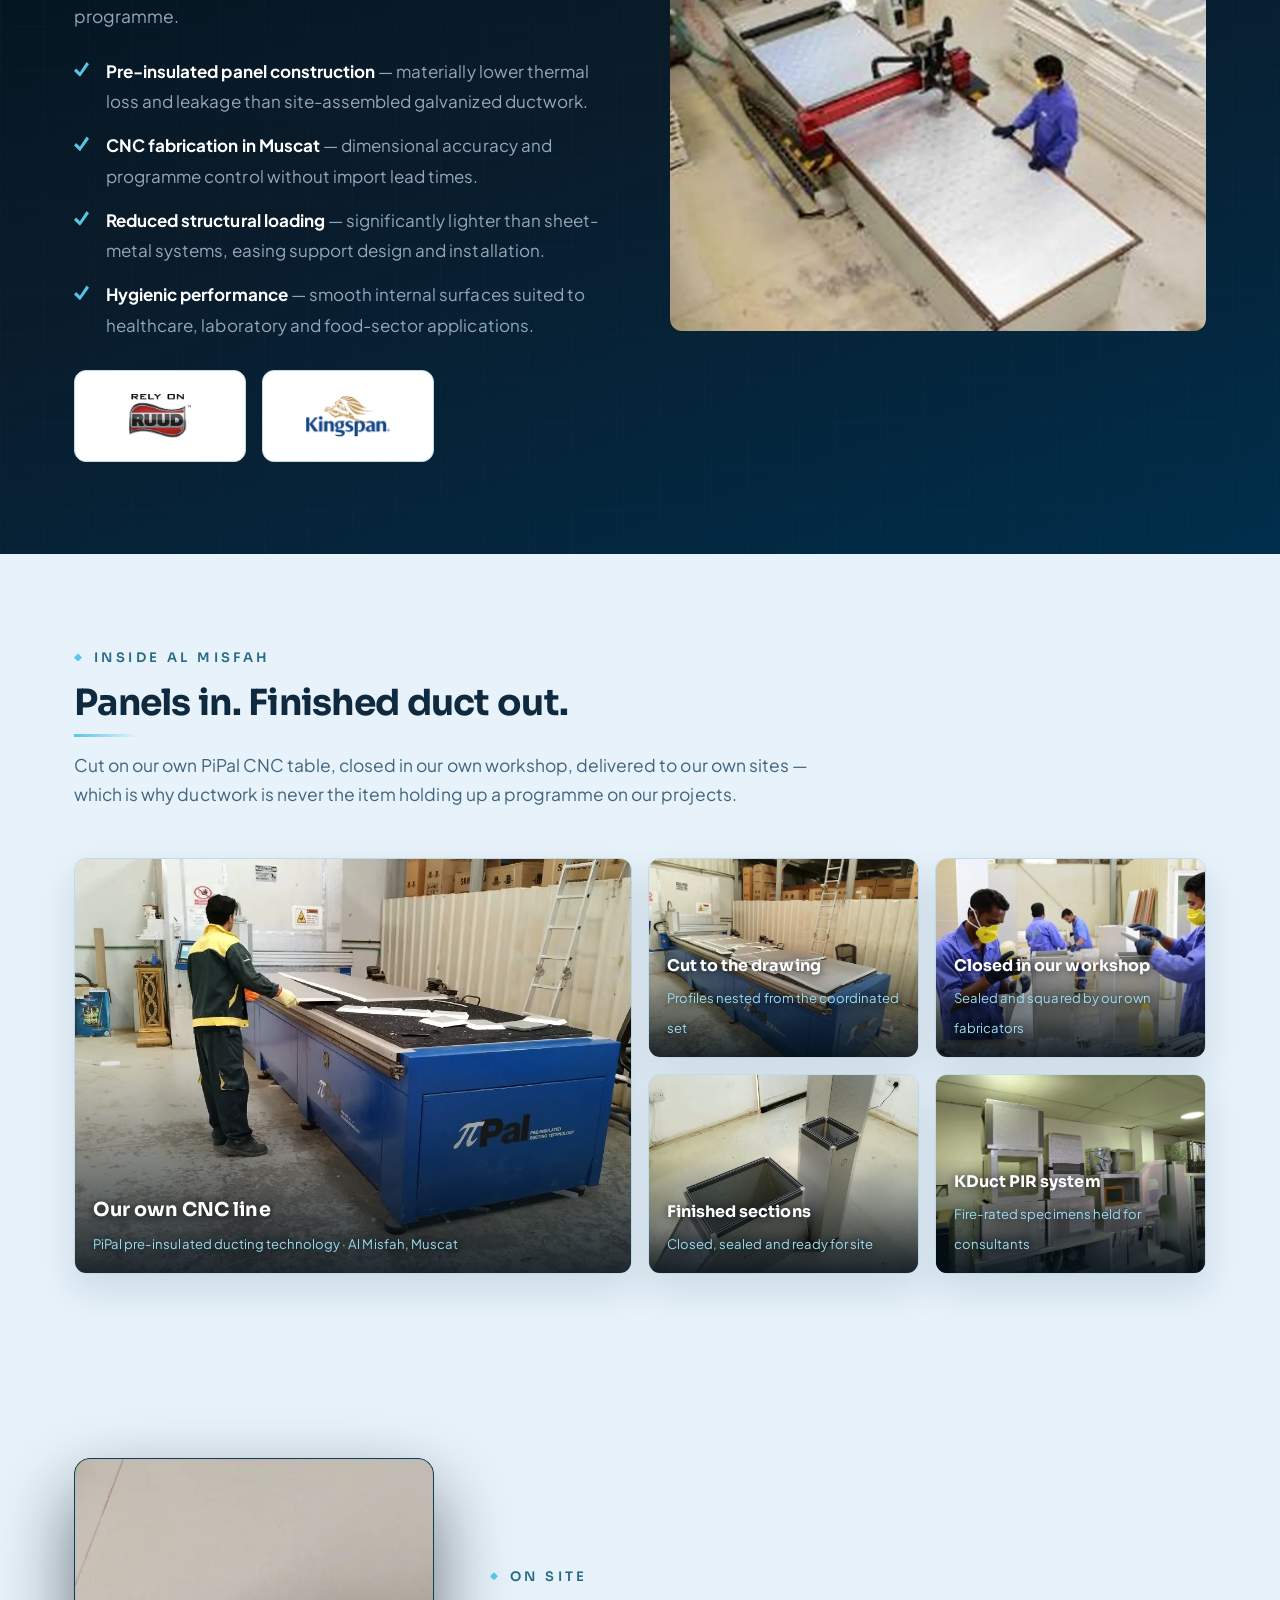
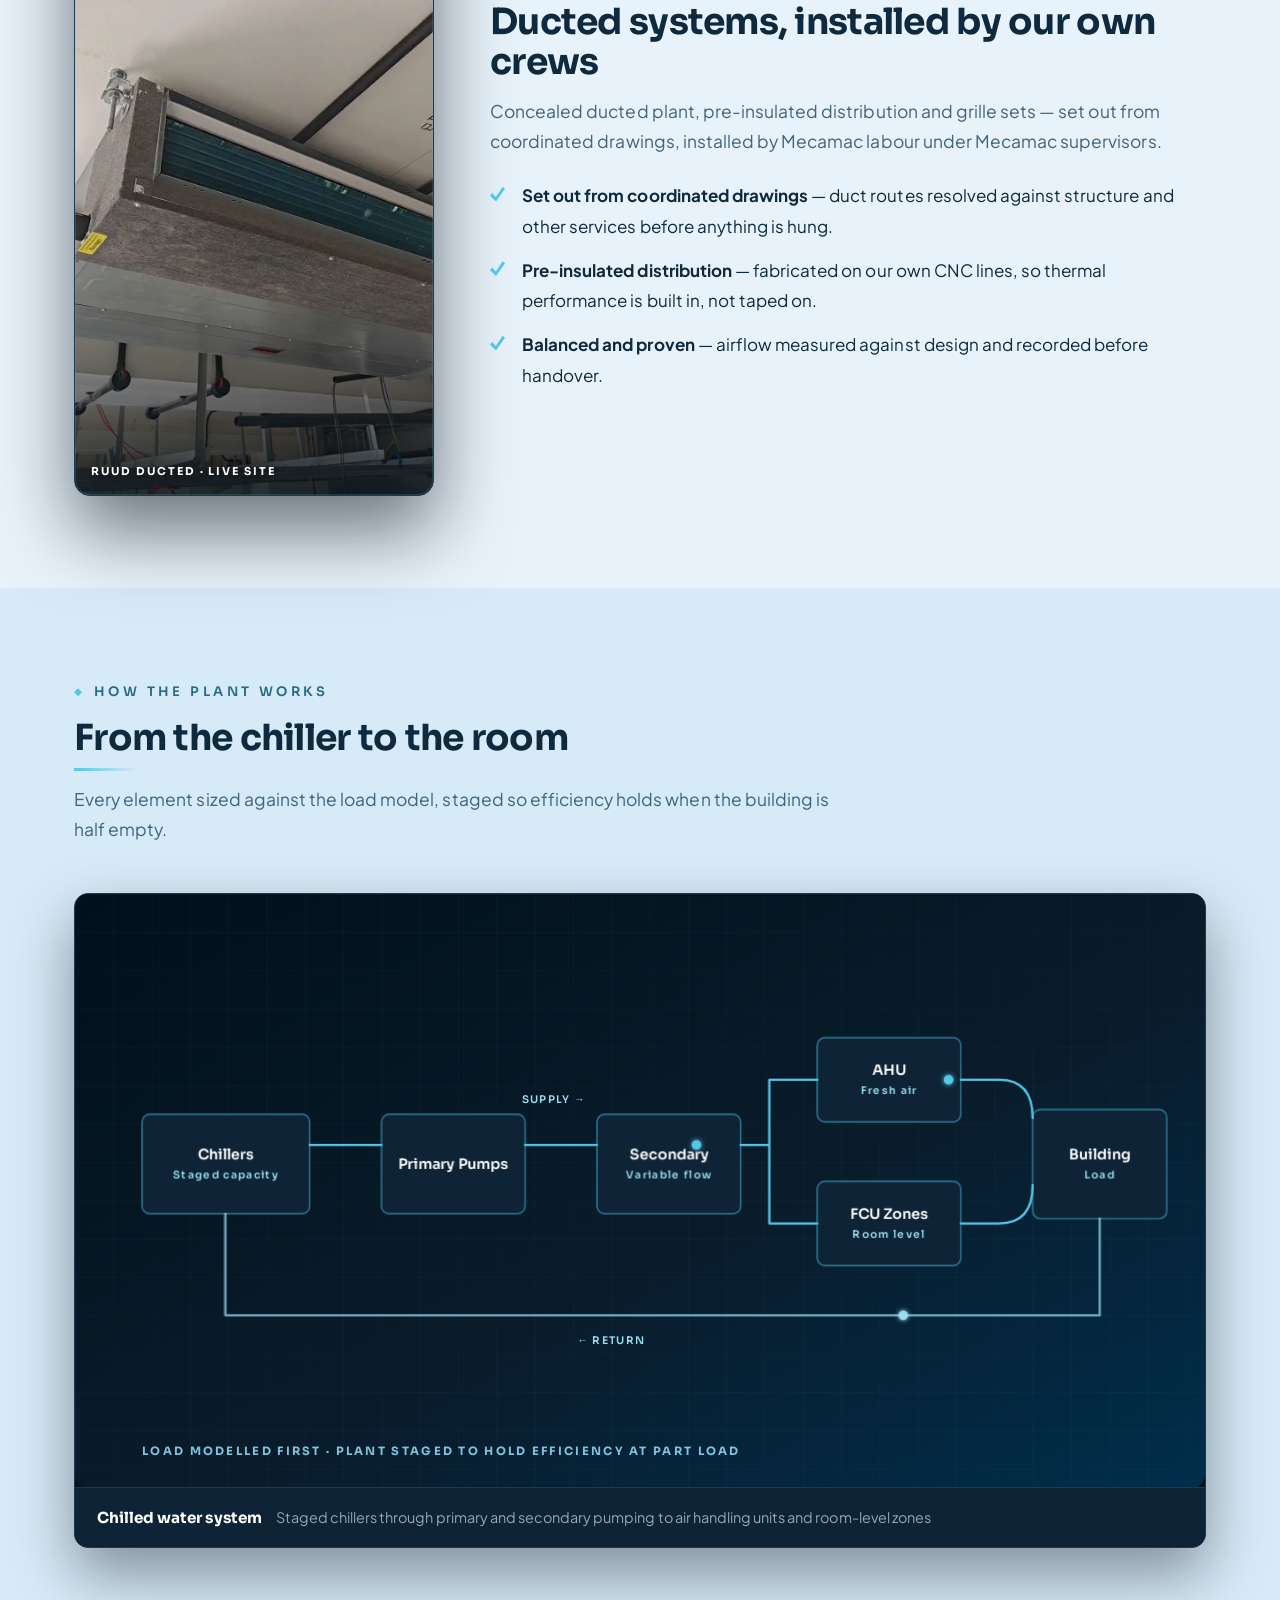
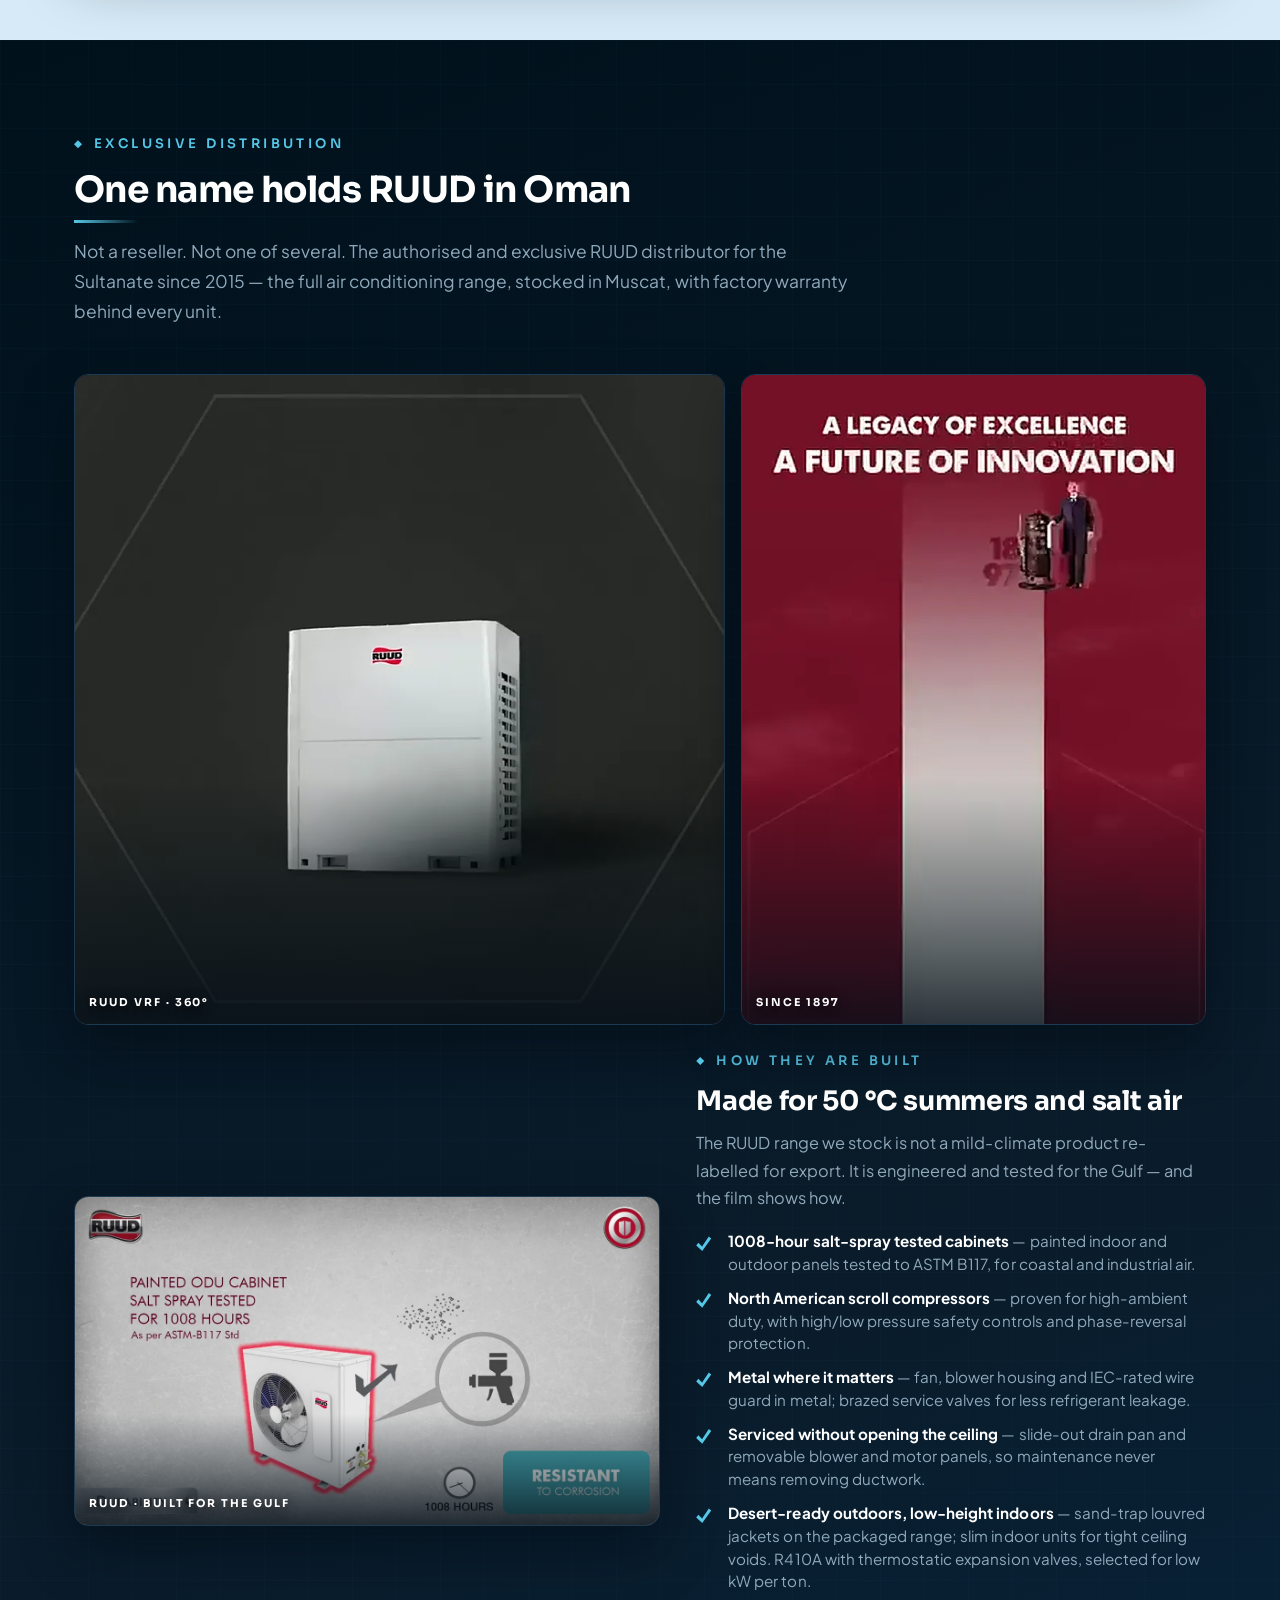
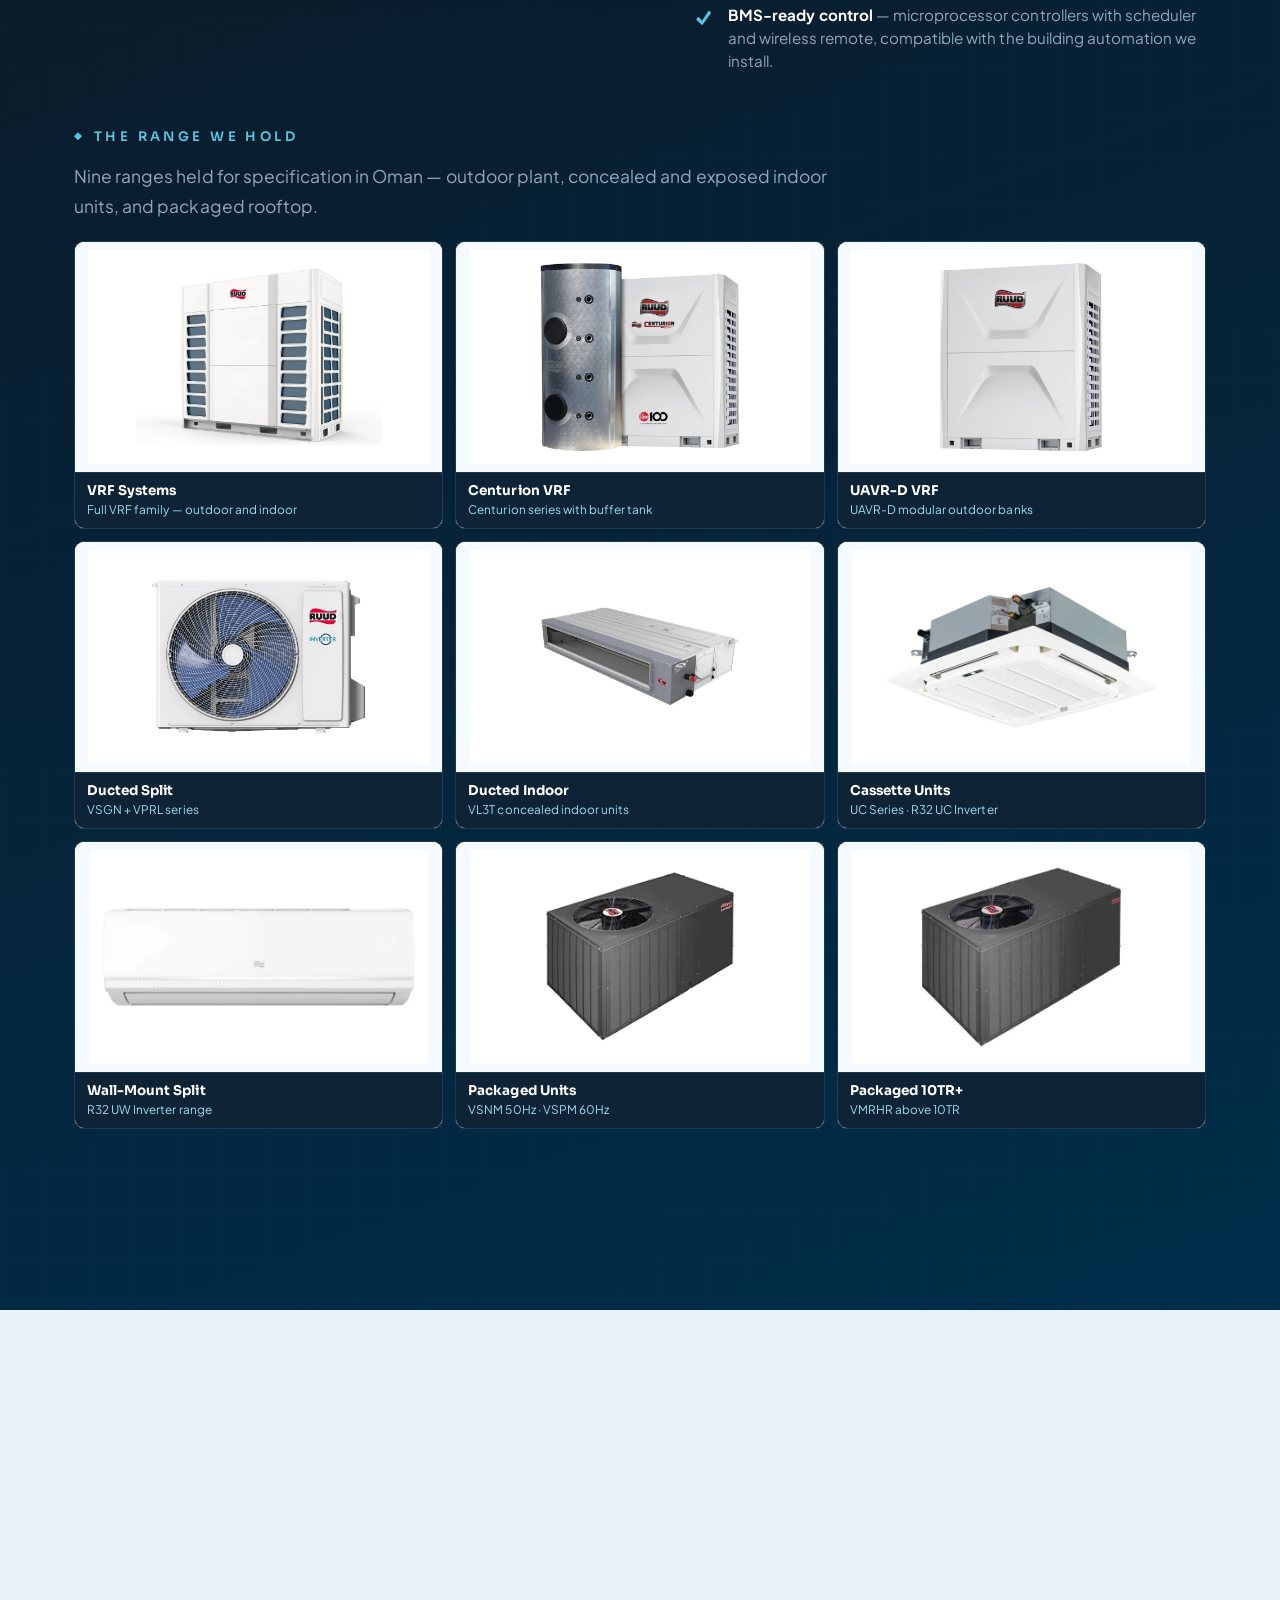
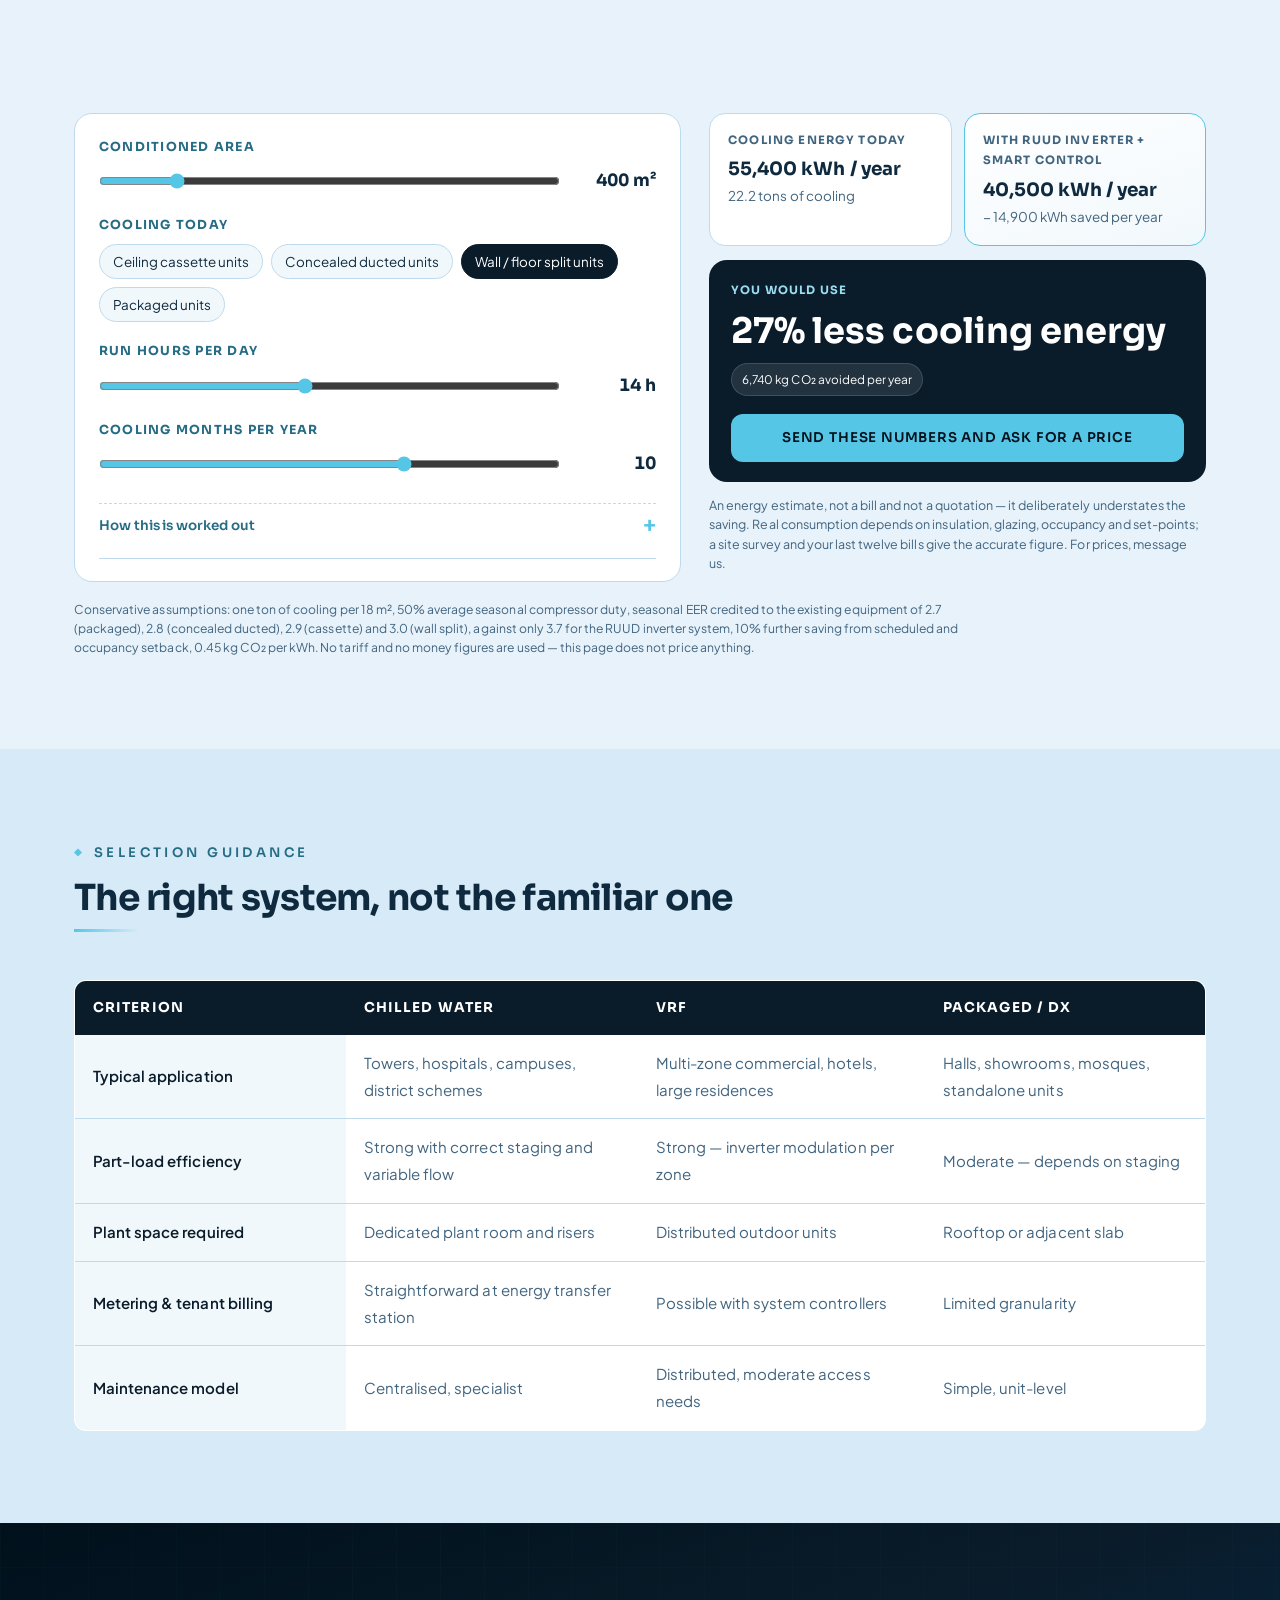
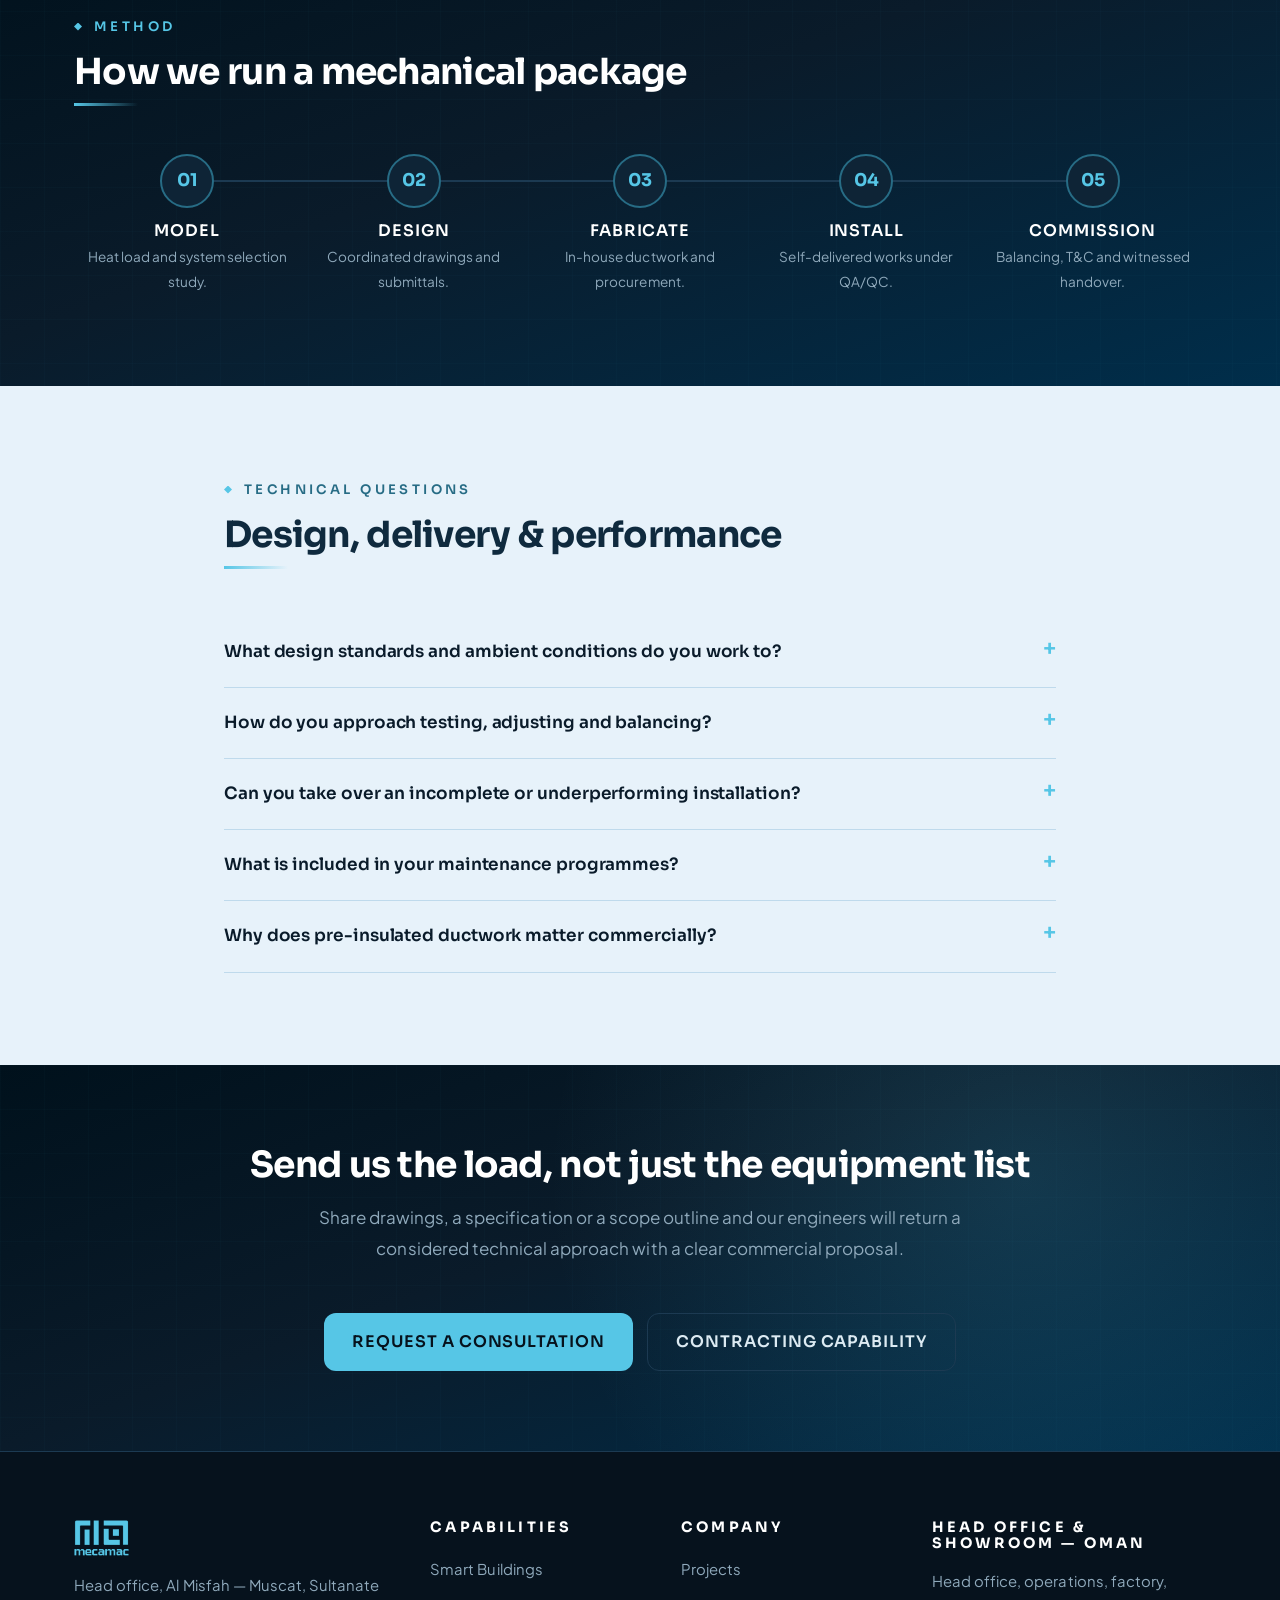
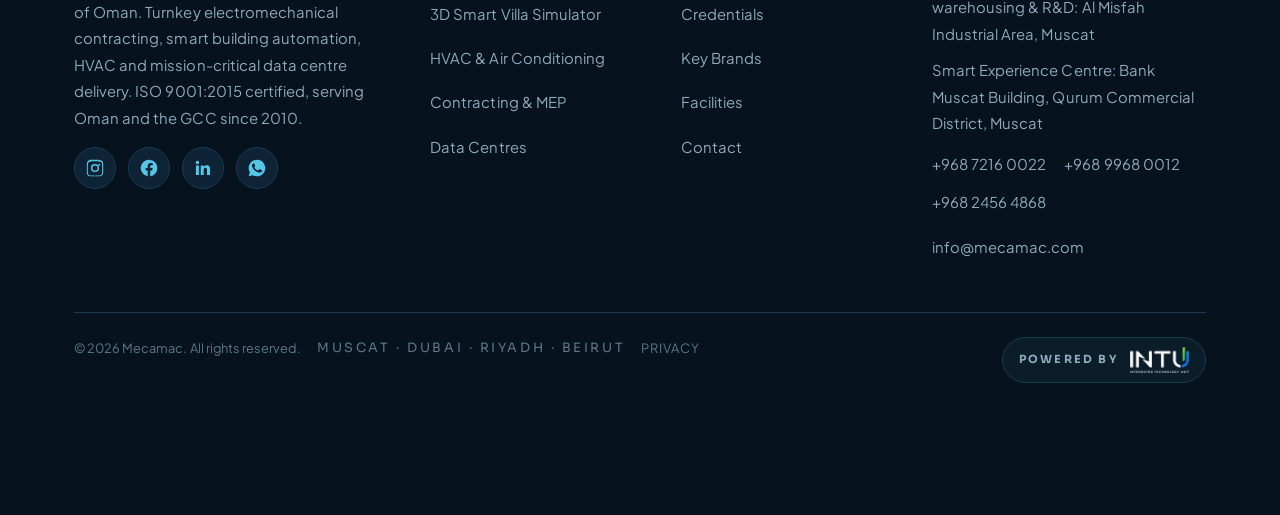
<file: services/hvac/index.html>
<!DOCTYPE html>

<html lang="en">
<head>
<meta charset="utf-8"/>
<script>(function(){var d=document.documentElement;try{var t=localStorage.getItem("mecamac-theme");if(!t)t=window.matchMedia&&matchMedia("(prefers-color-scheme:dark)").matches?"dark":"light";d.setAttribute("data-theme",t);try{if(localStorage.getItem("mecamac-motion")==="off")d.setAttribute("data-motion","off");}catch(e){}var l=localStorage.getItem("mecamac-lang");if(l==="ar"){d.setAttribute("lang","ar");d.setAttribute("dir","rtl");d.classList.add("ar-pending");setTimeout(function(){d.classList.remove("ar-pending");},3000);document.write('<script src="../../assets/js/ar.js"><\/script>');}}catch(e){d.setAttribute("data-theme","light");}})();</script>
<meta content="width=device-width, initial-scale=1.0" name="viewport"/>
<meta content="#04141F" name="theme-color"/>
<!-- ⚠️ TESTING PHASE ONLY — REMOVE the next line before launching on the official domain -->
<meta content="noindex, nofollow" name="robots"/>
<title data-i18n="hv.001">HVAC Contractor in Oman | Chilled Water, VRF &amp; Pre-Insulated Ductwork — Mecamac Muscat</title>
<meta content="HVAC contractor in Muscat: chilled water plant, district cooling, AHU and air distribution, VRF and packaged systems. Authorised and exclusive RUUD distributor and the only authorised Kingspan CNC duct facility in Oman." name="description"/>
<!-- <link rel="canonical" href="https://www.mecamac.com/services/hvac/"> -->
<meta content="website" property="og:type"/>
<meta content="HVAC Contractor in Oman | Chilled Water, VRF &amp; Pre-Insulated Ductwork — Mecamac Muscat" property="og:title"/>
<meta content="HVAC contractor in Muscat: chilled water plant, district cooling, AHU and air distribution, VRF and packaged systems. Authorised and exclusive RUUD distributor and the only authorised Kingspan CNC duct facility in Oman." property="og:description"/>
<meta content="en_OM" property="og:locale"/>
<meta content="https://www.mecamac.com/services/hvac/" property="og:url"/>
<meta content="https://www.mecamac.com/assets/img/og-cover.jpg" property="og:image"/>
<meta content="1200" property="og:image:width"/>
<meta content="630" property="og:image:height"/>
<meta content="Mecamac" property="og:site_name"/>
<meta content="summary_large_image" name="twitter:card"/>
<link href="../../assets/img/logo-navy.png" rel="icon" type="image/png"/>
<link href="https://fonts.googleapis.com" rel="preconnect"/>
<link crossorigin="" href="https://fonts.gstatic.com" rel="preconnect"/>
<link href="https://fonts.googleapis.com/css2?family=Sora:wght@600;700;800&amp;family=Plus+Jakarta+Sans:wght@400;500;600;700&amp;display=swap" rel="stylesheet"/>
<link href="https://fonts.googleapis.com/css2?family=IBM+Plex+Sans+Arabic:wght@400;500;600;700&amp;display=swap" rel="stylesheet"/>
<link href="../../assets/css/style.css" rel="stylesheet"/>
<script type="application/ld+json">
{
  "@context": "https://schema.org",
  "@type": "Service",
  "serviceType": "HVAC Engineering and Installation",
  "name": "HVAC & Air Conditioning in Oman",
  "description": "Design, supply, installation, commissioning and maintenance of chilled water, VRF, packaged and precision cooling systems in Oman, with in-country pre-insulated duct manufacturing.",
  "areaServed": "Oman",
  "provider": { "@type": "LocalBusiness", "name": "Mecamac", "telephone": "+96899680012", "address": { "@type": "PostalAddress", "addressLocality": "Muscat", "addressCountry": "OM" } }
}
</script>
<script type="application/ld+json">
{
  "@context": "https://schema.org",
  "@type": "FAQPage",
  "mainEntity": [
    {
      "@type": "Question",
      "name": "What design standards and ambient conditions do you work to?",
      "acceptedAnswer": {
        "@type": "Answer",
        "text": "Load modelling and system selection follow ASHRAE methodology, with Gulf design ambients rather than generic international defaults. Equipment is selected against local peak conditions and derated accordingly, which is the most common cause of underperformance when systems are specified from imported schedules."
      }
    },
    {
      "@type": "Question",
      "name": "How do you approach testing, adjusting and balancing?",
      "acceptedAnswer": {
        "@type": "Answer",
        "text": "TAB is treated as a discipline in its own right and scheduled into the programme rather than compressed at the end. Water and air systems are proportionally balanced, readings recorded against design, and deviations resolved before handover. Records are issued as part of the O&M package."
      }
    },
    {
      "@type": "Question",
      "name": "Can you take over an incomplete or underperforming installation?",
      "acceptedAnswer": {
        "@type": "Answer",
        "text": "Yes. We survey the installed condition, model actual versus design performance, and issue a remedial scope with a clear position on what is recoverable and what should be replaced. We take responsibility for what we recommend, which sometimes means advising against further spend on a system that will not reach the specification."
      }
    },
    {
      "@type": "Question",
      "name": "What is included in your maintenance programmes?",
      "acceptedAnswer": {
        "@type": "Answer",
        "text": "Structured AMC covering scheduled preventive visits, condition reporting with trend data, refrigerant and water treatment management, priority response commitments and genuine spare parts backed by our principal partnerships. Programmes cover systems we installed as well as those installed by others."
      }
    },
    {
      "@type": "Question",
      "name": "Why does pre-insulated ductwork matter commercially?",
      "acceptedAnswer": {
        "@type": "Answer",
        "text": "Because thermal loss and air leakage in the distribution network are permanent operating costs. Pre-insulated panel ductwork reduces both, is lighter on the structure, and installs faster. Since we fabricate it in-country, it also removes an import lead time from the critical path."
      }
    }
  ]
}
</script>
</head>
<body>
<a class="skip-link" href="#main" data-i18n="ui.skip">Skip to content</a>
<header class="site-header">
<nav aria-label="Main" class="nav wrap">
<a aria-label="Mecamac home" class="logo" href="../../index.html"><img alt="Mecamac logo" src="../../assets/img/logo-cyan.png" style="height:40px;width:auto"/></a>
<div class="nav-right"><ul class="nav-links">
<li><a data-i18n="hv.002" href="../../index.html">Home</a></li>
<li><a data-i18n="hv.003" href="../../services/smart-building/index.html">Smart Buildings</a></li>
<li><a aria-current="page" data-i18n="hv.004" href="../../services/hvac/index.html">HVAC</a></li>
<li><a data-i18n="hv.005" href="../../services/contracting/index.html">Contracting</a></li>
<li><a data-i18n="hv.006" href="../../services/data-center/index.html">Data Centres</a></li>
<li class="nav-extra"><a data-i18n="hv.992" href="../../smart-villa/index.html">3D Villa Simulator</a></li>
<li><a data-i18n="hv.007" href="../../projects/index.html">Projects</a></li>
<li><a data-i18n="hv.008" href="../../contact/index.html">Contact</a></li>
<li><a class="nav-cta" data-i18n="hv.009" href="../../contact/index.html">Enquire</a></li>
</ul><div class="hdr-tools"><button aria-label="Switch to dark mode" class="icon-btn" id="theme-btn" type="button"><svg class="i-moon" viewBox="0 0 24 24" aria-hidden="true"><path d="M21 12.8A9 9 0 1 1 11.2 3a7 7 0 0 0 9.8 9.8z"/></svg><svg class="i-sun" viewBox="0 0 24 24" aria-hidden="true"><path d="M12 17a5 5 0 1 1 0-10 5 5 0 0 1 0 10zm0-13.5a1 1 0 0 1 1 1V6a1 1 0 1 1-2 0V4.5a1 1 0 0 1 1-1zm0 15a1 1 0 0 1 1 1V21a1 1 0 1 1-2 0v-1.5a1 1 0 0 1 1-1zM4.5 11H6a1 1 0 1 1 0 2H4.5a1 1 0 1 1 0-2zm13.5 0h1.5a1 1 0 1 1 0 2H18a1 1 0 1 1 0-2zM6.3 5a1 1 0 0 1 1.4 0l1 1A1 1 0 0 1 7.3 7.4l-1-1A1 1 0 0 1 6.3 5zm10 10a1 1 0 0 1 1.4 0l1 1a1 1 0 0 1-1.4 1.4l-1-1a1 1 0 0 1 0-1.4zm1.4-10a1 1 0 0 1 0 1.4l-1 1A1 1 0 0 1 15.3 6l1-1a1 1 0 0 1 1.4 0zM7.7 15a1 1 0 0 1 0 1.4l-1 1A1 1 0 0 1 5.3 16l1-1a1 1 0 0 1 1.4 0z"/></svg></button><button aria-label="التبديل إلى العربية" class="icon-btn" id="lang-btn" type="button">AR</button><button aria-label="Pause background video" class="icon-btn" id="motion-btn" title="Pause background video" type="button"><svg class="i-pause" viewBox="0 0 24 24" aria-hidden="true"><path d="M8.5 5h2.2v14H8.5zm4.8 0h2.2v14h-2.2z"/></svg><svg class="i-play" viewBox="0 0 24 24" aria-hidden="true"><path d="M8.5 5.2v13.6L19 12z"/></svg></button></div><button aria-expanded="false" aria-label="Menu" class="nav-toggle"><span></span><span></span><span></span></button></div>
</nav>
</header>
<main id="main" tabindex="-1">
<section class="hero has-video has-stage stage-hv">
<div class="hero-stage" aria-hidden="true">
<div class="hero-stage__img" style="background-image:url('../../assets/img/ph-hv-showroom.webp')"></div>
<video class="hero-stage__video" autoplay="" loop="" muted="" playsinline="" preload="none" poster="../../assets/video/hero-hv-poster.webp" data-src="../../assets/video/hero-hv.mp4" data-src-mobile="../../assets/video/hero-hv-m.mp4"></video>
<canvas class="hero-stage__canvas"></canvas>
<div class="hero-stage__scrim"></div>
</div>
<div class="wrap" style="grid-template-columns:1fr">
<div class="hero-copy">
<nav aria-label="Breadcrumb" class="crumbs"><a data-i18n="hv.011" href="../../index.html">Home</a> <span>/</span> <span data-i18n="hv.012">HVAC</span></nav>
<h1 data-i18n="hv.013" style="margin-top:16px">HVAC &amp; <em>Air Conditioning</em></h1>
<p class="lead inv" data-i18n="hv.014" style="margin-top:18px">Complete mechanical delivery for Gulf conditions: chilled water plant, district cooling, air handling and distribution, VRF and packaged systems — backed by our own Kingspan-authorised duct facility and the exclusive RUUD distribution rights for Oman.</p>
<div class="hero-badges"><span class="badge" data-i18n="hv.015">In-House Engineering</span><span class="badge" data-i18n="hv.016">Exclusive RUUD Distributor</span><span class="badge" data-i18n="hv.017">Kingspan CNC Facility</span><span class="badge" data-i18n="hv.018">Lifetime Asset Support</span></div>
<div class="hero-actions">
<a class="btn btn-cyan" data-i18n="hv.019" href="../../contact/index.html">Request a Consultation</a>
<a class="btn btn-ghost" data-i18n="hv.020" href="../../projects/index.html">See Delivered Projects</a>
</div>
</div>
</div>
</section>
<section class="section" id="scope">
<div class="wrap">
<div class="section-head reveal">
<p class="eyebrow" data-i18n="hv.021">Delivery scope</p>
<h2 data-i18n="hv.022">From the load model to the witnessed handover</h2>
<p class="lead" data-i18n="hv.023">Cooling is the largest single load in a Gulf building, and most underperformance is designed in before anything is installed. We start with the load model — not an equipment schedule copied from a cooler climate.</p>
</div>
<div class="grid grid-2">
<article class="card reveal">
<div class="card-img"><img alt="Air-cooled chiller plant supplied and installed by Mecamac for chilled water and district cooling schemes in Oman" height="350" loading="lazy" src="../../assets/img/prod-chiller.webp" width="560"/></div>
<div class="card-body"><span class="tag" data-i18n="hv.024">Plant</span><h3 data-i18n="hv.025">Chilled Water &amp; District Cooling</h3>
<p data-i18n="hv.026">Plant room design and installation, primary and secondary pumping, district cooling energy transfer stations and hydraulic balancing — staged to hold efficiency at part load.</p></div>
</article>
<article class="card reveal">
<div class="card-img"><img alt="RUUD concealed ducted unit and flexible duct take-offs installed in a ceiling void by Mecamac in Oman" height="350" loading="lazy" src="../../assets/img/sys-airside.webp" width="560"/></div>
<div class="card-body"><span class="tag" data-i18n="hv.027">Air side</span><h3 data-i18n="hv.028">AHU &amp; Air Distribution</h3>
<p data-i18n="hv.029">Air handling units, fresh-air and extract networks, and pre-insulated ductwork cut on our own CNC lines — airtightness controlled at fabrication, not corrected on site.</p></div>
</article>
<article class="card reveal"><div class="card-img"><img alt="RUUD packaged rooftop, concealed ducted and wall-mounted split units supplied by Mecamac in Oman" height="350" loading="lazy" src="../../assets/img/ruud-systems.webp" width="560"/></div><div class="card-body"><span class="tag" data-i18n="hv.030">Systems</span><h3 data-i18n="hv.031">VRF, Packaged &amp; Split</h3>
<p data-i18n="hv.032">RUUD VRF for zoned commercial and large residential assets, packaged rooftop units for halls and showrooms, and ducted or cassette systems where a decentralised approach is the correct engineering answer.</p></div>
</article>
<article class="card reveal"><div class="card-img"><img alt="Precision cooling and aisle containment for technical spaces delivered by Mecamac" loading="lazy" src="../../assets/img/ph-dc-aisle.webp"/></div><div class="card-body"><span class="tag" data-i18n="hv.033">Precision</span><h3 data-i18n="hv.034">DX · CRAC · CRAH</h3>
<p data-i18n="hv.035">Close-control cooling for technical and mission-critical spaces, with containment strategy and airflow modelling. Detailed further under <a href="../data-center/index.html" style="color:var(--cyan-dim);font-weight:600">Data Centres</a>.</p></div>
</article>
<article class="card reveal"><div class="card-img"><img alt="Ceiling ventilation ductwork, flexible duct runs and services containment installed by Mecamac on a project in Oman" height="350" loading="lazy" src="../../assets/img/sys-ventilation.webp" width="560"/></div><div class="card-body"><span class="tag" data-i18n="hv.036">Ventilation</span><h3 data-i18n="hv.037">Ventilation &amp; Pressurisation</h3>
<p data-i18n="hv.038">Car park ventilation, kitchen and laboratory extract, stairwell pressurisation and smoke management.</p></div>
</article>
<article class="card reveal"><div class="card-img"><img alt="RUUD wired wall controller and handheld remote controller supplied by Mecamac in Oman" height="350" loading="lazy" src="../../assets/img/ruud-controls.webp" width="560"/></div><div class="card-body"><span class="tag" data-i18n="hv.039">Controls</span><h3 data-i18n="hv.040">Controls &amp; BMS Interface</h3>
<p data-i18n="hv.041">Plant sequencing, optimum start-stop and setpoint reset, integrated into the head-end we deliver under <a href="../smart-building/index.html" style="color:var(--cyan-dim);font-weight:600">Smart Buildings</a>.</p></div>
</article>
</div>
</div>
</section>
<section class="section section-dark on-dark">
<div class="wrap split">
<div class="reveal">
<p class="eyebrow" data-i18n="hv.042">In-country manufacturing</p>
<h2 data-i18n="hv.043" style="margin-top:14px">The only authorised Kingspan CNC duct facility in Oman</h2>
<p class="lead inv" data-i18n="hv.044" style="margin:16px 0 24px">Ductwork is where most thermal loss and leakage happens. Fabricating it ourselves takes that variable out of your programme.</p>
<ul class="checks">
<li data-i18n="hv.045"><strong>Pre-insulated panel construction</strong> — materially lower thermal loss and leakage than site-assembled galvanized ductwork.</li>
<li data-i18n="hv.046"><strong>CNC fabrication in Muscat</strong> — dimensional accuracy and programme control without import lead times.</li>
<li data-i18n="hv.047"><strong>Reduced structural loading</strong> — significantly lighter than sheet-metal systems, easing support design and installation.</li>
<li data-i18n="hv.048"><strong>Hygienic performance</strong> — smooth internal surfaces suited to healthcare, laboratory and food-sector applications.</li>
</ul>
<div style="margin-top:30px"><div class="brand-grid reveal" style="grid-template-columns:repeat(2,1fr);max-width:360px"><a class="logo-chip" href="https://www.ruud.com" rel="noopener" target="_blank" title="Visit RUUD"><img alt="RUUD logo" loading="lazy" src="../../assets/img/logos/ruud.png"/></a><a class="logo-chip" href="https://www.kingspan.com" rel="noopener" target="_blank" title="Visit Kingspan"><img alt="Kingspan logo" loading="lazy" src="../../assets/img/logos/kingspan.png"/></a></div></div>
</div>
<figure class="split-img reveal">
<img alt="Mecamac Kingspan PalDuct pre-insulated duct CNC facility in Oman" loading="lazy" src="../../assets/img/fac-factory.webp"/>
</figure>
</div>
</section>
<section class="section" id="factory">
<div class="wrap">
<div class="section-head reveal">
<p class="eyebrow" data-i18n="hv.049">Inside Al Misfah</p>
<h2 data-i18n="hv.050">Panels in. Finished duct out.</h2>
<p class="lead" data-i18n="hv.051">Cut on our own PiPal CNC table, closed in our own workshop, delivered to our own sites — which is why ductwork is never the item holding up a programme on our projects.</p>
</div>
<div class="fac-grid">
<figure class="fac-shot fac-tall reveal">
<img alt="Mecamac operator running the Kingspan-authorised PiPal CNC line at Al Misfah, Muscat" loading="lazy" src="../../assets/img/fac-cnc-operator.webp"/>
<figcaption><b data-i18n="hv.052">Our own CNC line</b><span data-i18n="hv.053">PiPal pre-insulated ducting technology · Al Misfah, Muscat</span></figcaption>
</figure>
<figure class="fac-shot reveal">
<img alt="Pre-insulated panels cut and laid out on the PiPal CNC table at the Mecamac facility" loading="lazy" src="../../assets/img/fac-cnc-panels.webp"/>
<figcaption><b data-i18n="hv.054">Cut to the drawing</b><span data-i18n="hv.055">Profiles nested from the coordinated set</span></figcaption>
</figure>
<figure class="fac-shot reveal">
<img alt="Mecamac fabricators closing and sealing pre-insulated duct sections at the Al Misfah workshop in Muscat" loading="lazy" src="../../assets/img/fac-assembly.webp"/>
<figcaption><b data-i18n="hv.056">Closed in our workshop</b><span data-i18n="hv.057">Sealed and squared by our own fabricators</span></figcaption>
</figure>
<figure class="fac-shot reveal">
<img alt="Finished pre-insulated duct sections fabricated at the Mecamac facility in Muscat" loading="lazy" src="../../assets/img/fac-duct-sections.webp"/>
<figcaption><b data-i18n="hv.058">Finished sections</b><span data-i18n="hv.059">Closed, sealed and ready for site</span></figcaption>
</figure>
<figure class="fac-shot reveal">
<img alt="Kingspan KDuct PIR pre-clad duct system samples held at Mecamac for consultants" loading="lazy" src="../../assets/img/fac-duct-samples.webp"/>
<figcaption><b data-i18n="hv.060">KDuct PIR system</b><span data-i18n="hv.061">Fire-rated specimens held for consultants</span></figcaption>
</figure>
</div>
</div>
</section>
<section class="section">
<div class="wrap video-split">
<div class="portrait-video reveal">
<video aria-label="RUUD concealed ducted units, insulated refrigerant pipework and outdoor units being installed by Mecamac on a live project site in Oman" autoplay="" loop="" muted="" playsinline="" poster="../../assets/video/duct-project-poster.webp" preload="none" data-lazy>
<source data-src="../../assets/video/duct-project.mp4" type="video/mp4"/>
</video>
<span class="pv-tag" data-i18n="hv.062">RUUD ducted · Live site</span>
</div>
<div class="reveal">
<p class="eyebrow" data-i18n="hv.063">On site</p>
<h2 data-i18n="hv.064" style="margin-top:14px">Ducted systems, installed by our own crews</h2>
<p class="lead" data-i18n="hv.065" style="margin:16px 0 24px">Concealed ducted plant, pre-insulated distribution and grille sets — set out from coordinated drawings, installed by Mecamac labour under Mecamac supervisors.</p>
<ul class="checks">
<li data-i18n="hv.066"><strong>Set out from coordinated drawings</strong> — duct routes resolved against structure and other services before anything is hung.</li>
<li data-i18n="hv.067"><strong>Pre-insulated distribution</strong> — fabricated on our own CNC lines, so thermal performance is built in, not taped on.</li>
<li data-i18n="hv.068"><strong>Balanced and proven</strong> — airflow measured against design and recorded before handover.</li>
</ul>
</div>
</div>
</section>
<section class="section section-tint" id="how">
<div class="wrap">
<div class="section-head reveal">
<p class="eyebrow" data-i18n="hv.069">How the plant works</p>
<h2 data-i18n="hv.070">From the chiller to the room</h2>
<p class="lead" data-i18n="hv.071">Every element sized against the load model, staged so efficiency holds when the building is half empty.</p>
</div>
<div class="diagram-wrap reveal"><svg class="sysdiag" viewBox="0 0 1180 620" xmlns="http://www.w3.org/2000/svg" role="img" aria-label="Chilled water system schematic from chillers through primary and secondary pumping to air handling units and zones">
  <style>
    .dgshell{fill:none;stroke:#2E7C97;stroke-width:2}
    .dgbox rect{fill:#0E2436;stroke:#2E7C97;stroke-width:1.5}
    .dgbox.dgb rect{fill:#0C1E30;stroke:#1E5A73}
    .dgt{fill:#FFFFFF;font-family:Sora,Arial,sans-serif;font-size:15px;font-weight:600}
    .dgs{fill:#9ADDF0;font-family:Sora,Arial,sans-serif;font-size:11px;font-weight:600;letter-spacing:1.4px}
    .dgcap{fill:#7FC4DE;font-family:Sora,Arial,sans-serif;font-size:12px;font-weight:700;letter-spacing:2.4px}
    .dglab{font-family:Sora,Arial,sans-serif;font-size:26px;font-weight:800}
    .dgcM{fill:#56C6E6}.dgcE{fill:#9ADDF0}.dgcP{fill:#2E7C97}
    .dgrun{fill:none;stroke:#56C6E6;stroke-width:2.4;stroke-linecap:round;stroke-linejoin:round}
    .dgrun.dgM{stroke:#56C6E6}
    .dgrun.dgE{stroke:#9ADDF0}
    .dgrun.dgP{stroke:#2E7C97}
    .dgrun.dgRet{stroke:#9ADDF0;opacity:.75}
    .dgbus{fill:none;stroke:#56C6E6;stroke-width:4;stroke-linecap:round}
    .dgnode circle{fill:#56C6E6}
    .dgterm{fill:#56C6E6;opacity:.55}
    .dgterm2{fill:#2E7C97}
    .dgpulse{opacity:.95}
  </style>
<defs>
  <linearGradient id="dgBg" x1="0" y1="0" x2="1" y2="1">
    <stop offset="0%" stop-color="#00111C"/><stop offset="55%" stop-color="#0A1B2A"/><stop offset="100%" stop-color="#002E4B"/>
  </linearGradient>
  <pattern id="dgGrid" width="40" height="40" patternUnits="userSpaceOnUse">
    <path d="M40 0H0V40" fill="none" stroke="#56C6E6" stroke-width="1" opacity=".06"/>
  </pattern>
  <filter id="dgGlow" x="-50%" y="-50%" width="200%" height="200%">
    <feGaussianBlur stdDeviation="3" result="b"/><feMerge><feMergeNode in="b"/><feMergeNode in="SourceGraphic"/></feMerge>
  </filter>
</defs>
<rect width="1180" height="620" fill="url(#dgBg)" rx="14"/>
<rect width="1180" height="620" fill="url(#dgGrid)" rx="14"/>
<g class="dgbox"><rect x="70" y="230" width="175" height="104" rx="8"/><text x="157.5" y="277.0" text-anchor="middle" class="dgt">Chillers</text><text x="157.5" y="297.0" text-anchor="middle" class="dgs">Staged capacity</text></g><g class="dgbox"><rect x="320" y="230" width="150" height="104" rx="8"/><text x="395.0" y="287.0" text-anchor="middle" class="dgt">Primary Pumps</text></g><g class="dgbox"><rect x="545" y="230" width="150" height="104" rx="8"/><text x="620.0" y="277.0" text-anchor="middle" class="dgt">Secondary</text><text x="620.0" y="297.0" text-anchor="middle" class="dgs">Variable flow</text></g><g class="dgbox"><rect x="775" y="150" width="150" height="88" rx="8"/><text x="850.0" y="189.0" text-anchor="middle" class="dgt">AHU</text><text x="850.0" y="209.0" text-anchor="middle" class="dgs">Fresh air</text></g><g class="dgbox"><rect x="775" y="300" width="150" height="88" rx="8"/><text x="850.0" y="339.0" text-anchor="middle" class="dgt">FCU Zones</text><text x="850.0" y="359.0" text-anchor="middle" class="dgs">Room level</text></g><g class="dgbox"><rect x="1000" y="225" width="140" height="114" rx="8"/><text x="1070.0" y="277.0" text-anchor="middle" class="dgt">Building</text><text x="1070.0" y="297.0" text-anchor="middle" class="dgs">Load</text></g><path class="dgrun" d="M245 262h75M470 262h75M695 262h30M725 262V194h50M725 262v82h50" /><path class="dgrun" d="M925 194h40q35 0 35 40M925 344h40q35 0 35-40" /><path class="dgrun dgRet" d="M1070 339v101H157v-106" stroke-dasharray="9 9"/><circle class="dgpulse" r="5" fill="#56C6E6" filter="url(#dgGlow)"><animateMotion dur="4s" begin="0s" repeatCount="indefinite" path="M245 262h480"/></circle><circle class="dgpulse" r="5" fill="#56C6E6" filter="url(#dgGlow)"><animateMotion dur="3s" begin="1.2s" repeatCount="indefinite" path="M775 194h190"/></circle><circle class="dgpulse" r="5" fill="#9ADDF0" filter="url(#dgGlow)"><animateMotion dur="5s" begin="2s" repeatCount="indefinite" path="M1070 339v101H157v-106"/></circle><text x="500" y="218" text-anchor="middle" class="dgs">SUPPLY  →</text><text x="560" y="470" text-anchor="middle" class="dgs">←  RETURN</text><text x="70" y="586" class="dgcap">LOAD MODELLED FIRST · PLANT STAGED TO HOLD EFFICIENCY AT PART LOAD</text>
</svg><div class="diagram-cap"><b data-i18n="hv.072">Chilled water system</b><span data-i18n="hv.073">Staged chillers through primary and secondary pumping to air handling units and room-level zones</span></div></div>
</div>
</section>
<section class="section section-dark on-dark" id="ruud">
<div class="wrap">
<div class="section-head reveal" style="max-width:780px">
<p class="eyebrow" data-i18n="hv.074">Exclusive distribution</p>
<h2 data-i18n="hv.075">One name holds RUUD in Oman</h2>
<p class="lead inv" data-i18n="hv.076">Not a reseller. Not one of several. The authorised and exclusive RUUD distributor for the Sultanate since 2015 — the full air conditioning range, stocked in Muscat, with factory warranty behind every unit.</p>
</div>
<div class="ruud-media reveal">
<div class="rm-main">
<video aria-label="RUUD VRF outdoor unit, 360 degree view" autoplay="" loop="" muted="" playsinline="" poster="../../assets/video/ruud-360-poster.webp" preload="none" data-lazy>
<source data-src="../../assets/video/ruud-360.mp4" type="video/mp4"/>
</video>
<span class="rm-tag" data-i18n="hv.077">RUUD VRF · 360°</span>
</div>
<div class="rm-side rm-side--solo">
<div class="rm-clip">
<video aria-label="RUUD brand heritage since 1897" autoplay="" loop="" muted="" playsinline="" poster="../../assets/video/ruud-heritage-poster.webp" preload="none" data-lazy>
<source data-src="../../assets/video/ruud-heritage.mp4" type="video/mp4"/>
</video>
<span class="rm-tag" data-i18n="hv.079">Since 1897</span>
</div>
</div>
</div>
<!-- How RUUD units are built — official RUUD 360° engineering film, cut to the points that matter in the Gulf -->
<div class="ruud-built reveal">
<div class="rb-clip">
<video aria-label="How RUUD units are built: salt-spray tested cabinets, North American scroll compressor, brazed service valves, slide-out drain pan and BMS-ready controls" autoplay="" loop="" muted="" playsinline="" poster="../../assets/video/ruud-built-poster.webp" preload="none" data-lazy>
<source data-src="../../assets/video/ruud-built.mp4" type="video/mp4"/>
</video>
<span class="rm-tag" data-i18n="hv.970">RUUD · Built for the Gulf</span>
</div>
<div class="rb-copy">
<p class="eyebrow" data-i18n="hv.971">How they are built</p>
<h3 data-i18n="hv.972">Made for 50 °C summers and salt air</h3>
<p class="lead inv" data-i18n="hv.973">The RUUD range we stock is not a mild-climate product re-labelled for export. It is engineered and tested for the Gulf — and the film shows how.</p>
<ul class="checks">
<li data-i18n="hv.974"><strong>1008-hour salt-spray tested cabinets</strong> — painted indoor and outdoor panels tested to ASTM B117, for coastal and industrial air.</li>
<li data-i18n="hv.975"><strong>North American scroll compressors</strong> — proven for high-ambient duty, with high/low pressure safety controls and phase-reversal protection.</li>
<li data-i18n="hv.976"><strong>Metal where it matters</strong> — fan, blower housing and IEC-rated wire guard in metal; brazed service valves for less refrigerant leakage.</li>
<li data-i18n="hv.977"><strong>Serviced without opening the ceiling</strong> — slide-out drain pan and removable blower and motor panels, so maintenance never means removing ductwork.</li>
<li data-i18n="hv.978"><strong>Desert-ready outdoors, low-height indoors</strong> — sand-trap louvred jackets on the packaged range; slim indoor units for tight ceiling voids. R410A with thermostatic expansion valves, selected for low kW per ton.</li>
<li data-i18n="hv.979"><strong>BMS-ready control</strong> — microprocessor controllers with scheduler and wireless remote, compatible with the building automation we install.</li>
</ul>
</div>
</div>
<div class="section-head reveal" style="margin-top:52px;margin-bottom:20px">
<p class="eyebrow" data-i18n="hv.080">The range we hold</p>
<p class="lead inv" data-i18n="hv.081">Nine ranges held for specification in Oman — outdoor plant, concealed and exposed indoor units, and packaged rooftop.</p>
</div>
<div class="range-grid"><a class="range" href="https://www.ruud-mea.com/products/air-conditioning/vrf/" rel="noopener" target="_blank" title="View VRF Systems on ruud-mea.com"><img alt="RUUD VRF outdoor and indoor unit family supplied by Mecamac in Oman" loading="lazy" src="../../assets/img/ruud-vrf-family.webp"/><figcaption><b data-i18n="hv.082">VRF Systems</b><span data-i18n="hv.083">Full VRF family — outdoor and indoor</span></figcaption></a><a class="range" href="https://www.ruud-mea.com/products/air-conditioning/vrf/" rel="noopener" target="_blank" title="View Centurion VRF on ruud-mea.com"><img alt="RUUD Centurion VRF outdoor unit with buffer tank supplied by Mecamac in Oman" loading="lazy" src="../../assets/img/ruud-centurion.webp"/><figcaption><b data-i18n="hv.084">Centurion VRF</b><span data-i18n="hv.085">Centurion series with buffer tank</span></figcaption></a><a class="range" href="https://www.ruud-mea.com/products/air-conditioning/vrf/" rel="noopener" target="_blank" title="View UAVR-D VRF on ruud-mea.com"><img alt="RUUD UAVR-D VRF modular outdoor unit supplied by Mecamac in Oman" loading="lazy" src="../../assets/img/ruud-uavrd.webp"/><figcaption><b data-i18n="hv.086">UAVR-D VRF</b><span data-i18n="hv.087">UAVR-D modular outdoor banks</span></figcaption></a><a class="range" href="https://www.ruud-mea.com/products/air-conditioning/ducted-split-type/" rel="noopener" target="_blank" title="View Ducted Split on ruud-mea.com"><img alt="RUUD VSGN and VPRL ducted split system supplied by Mecamac in Oman" loading="lazy" src="../../assets/img/ruud-ducted-split.webp"/><figcaption><b data-i18n="hv.088">Ducted Split</b><span data-i18n="hv.089">VSGN + VPRL series</span></figcaption></a><a class="range" href="https://www.ruud-mea.com/products/air-conditioning/ducted-split-type/" rel="noopener" target="_blank" title="View Ducted Indoor on ruud-mea.com"><img alt="RUUD VL3T concealed ducted indoor unit supplied by Mecamac in Oman" loading="lazy" src="../../assets/img/ruud-ducted-indoor.webp"/><figcaption><b data-i18n="hv.090">Ducted Indoor</b><span data-i18n="hv.091">VL3T concealed indoor units</span></figcaption></a><a class="range" href="https://www.ruud-mea.com/products/air-conditioning/cassette-units/" rel="noopener" target="_blank" title="View Cassette Units on ruud-mea.com"><img alt="RUUD UC series ceiling cassette unit supplied by Mecamac in Oman" loading="lazy" src="../../assets/img/ruud-cassette.webp"/><figcaption><b data-i18n="hv.092">Cassette Units</b><span data-i18n="hv.093">UC Series · R32 UC Inverter</span></figcaption></a><a class="range" href="https://www.ruud-mea.com/products/air-conditioning/wall-mount-split-units/" rel="noopener" target="_blank" title="View Wall-Mount Split on ruud-mea.com"><img alt="RUUD R32 UW wall-mounted inverter split range supplied by Mecamac in Oman" loading="lazy" src="../../assets/img/ruud-wallmount.webp"/><figcaption><b data-i18n="hv.094">Wall-Mount Split</b><span data-i18n="hv.095">R32 UW Inverter range</span></figcaption></a><a class="range" href="https://www.ruud-mea.com/products/air-conditioning/packaged-type/" rel="noopener" target="_blank" title="View Packaged Units on ruud-mea.com"><img alt="RUUD VSNM packaged rooftop unit supplied by Mecamac in Oman" loading="lazy" src="../../assets/img/ruud-packaged.webp"/><figcaption><b data-i18n="hv.096">Packaged Units</b><span data-i18n="hv.097">VSNM 50Hz · VSPM 60Hz</span></figcaption></a><a class="range" href="https://www.ruud-mea.com/products/air-conditioning/packaged-type/" rel="noopener" target="_blank" title="View Packaged 10TR+ on ruud-mea.com"><img alt="RUUD VMRHR packaged unit above 10TR supplied by Mecamac in Oman" loading="lazy" src="../../assets/img/ruud-packaged-10tr.webp"/><figcaption><b data-i18n="hv.098">Packaged 10TR+</b><span data-i18n="hv.099">VMRHR above 10TR</span></figcaption></a></div>
<div class="hero-actions reveal" style="margin-top:30px">
<a class="btn btn-cyan" data-i18n="hv.100" href="../../contact/index.html">Request Equipment Selection</a>
<a class="btn btn-ghost" data-i18n="hv.101" href="https://www.ruud-mea.com/products/air-conditioning/" rel="noopener" target="_blank">Full RUUD Catalogue</a>
</div>
</div>
</section>
<!-- ===== COOLING ENERGY CALCULATOR ===== -->
<section class="section" id="savings">
<div class="wrap">
<div class="section-head reveal">
<p class="eyebrow" data-i18n="hv.950">Energy calculator</p>
<h2 data-i18n="hv.951">How much cooling energy would a modern inverter system save you?</h2>
<p class="lead" data-i18n="hv.952">Set your conditioned area, what cools the house today and how long it runs. The answer is in energy, not money: how much less your cooling would use. Every factor is listed openly and kept deliberately conservative, so a real installation should do better than the figure shown. For prices, message us.</p>
</div>
<div class="reveal" id="energy-calc"></div>
<p class="en-assump reveal" data-i18n="hv.953">Conservative assumptions: one ton of cooling per 18 m², 50% average seasonal compressor duty, seasonal EER credited to the existing equipment of 2.7 (packaged), 2.8 (concealed ducted), 2.9 (cassette) and 3.0 (wall split), against only 3.7 for the RUUD inverter system, 10% further saving from scheduled and occupancy setback, 0.45 kg CO₂ per kWh. No tariff and no money figures are used — this page does not price anything.</p>
</div>
</section>
<section class="section section-tint">
<div class="wrap">
<div class="section-head reveal"><p class="eyebrow" data-i18n="hv.102">Selection guidance</p><h2 data-i18n="hv.103">The right system, not the familiar one</h2></div>
<div class="scroll-wrap reveal"><div class="table-scroll">
<table class="cmp">
<thead><tr><th data-i18n="hv.104" scope="col">Criterion</th><th data-i18n="hv.105" scope="col">Chilled Water</th><th data-i18n="hv.106" scope="col">VRF</th><th data-i18n="hv.107" scope="col">Packaged / DX</th></tr></thead>
<tbody>
<tr><th data-i18n="hv.108" scope="row">Typical application</th><td data-i18n="hv.109">Towers, hospitals, campuses, district schemes</td><td data-i18n="hv.110">Multi-zone commercial, hotels, large residences</td><td data-i18n="hv.111">Halls, showrooms, mosques, standalone units</td></tr>
<tr><th data-i18n="hv.112" scope="row">Part-load efficiency</th><td data-i18n="hv.113">Strong with correct staging and variable flow</td><td data-i18n="hv.114">Strong — inverter modulation per zone</td><td data-i18n="hv.115">Moderate — depends on staging</td></tr>
<tr><th data-i18n="hv.116" scope="row">Plant space required</th><td data-i18n="hv.117">Dedicated plant room and risers</td><td data-i18n="hv.118">Distributed outdoor units</td><td data-i18n="hv.119">Rooftop or adjacent slab</td></tr>
<tr><th data-i18n="hv.120" scope="row">Metering &amp; tenant billing</th><td data-i18n="hv.121">Straightforward at energy transfer station</td><td data-i18n="hv.122">Possible with system controllers</td><td data-i18n="hv.123">Limited granularity</td></tr>
<tr><th data-i18n="hv.124" scope="row">Maintenance model</th><td data-i18n="hv.125">Centralised, specialist</td><td data-i18n="hv.126">Distributed, moderate access needs</td><td data-i18n="hv.127">Simple, unit-level</td></tr>
</tbody>
</table>
</div></div>
<p class="scroll-hint" aria-hidden="true"><svg viewBox="0 0 24 24"><path d="M5 12h13M13 7l5 5-5 5" stroke-linecap="round" stroke-linejoin="round"/></svg><span data-i18n="hv.900">Swipe to see the full table</span></p>

</div>
</section>
<section class="section section-dark on-dark">
<div class="wrap">
<div class="section-head reveal"><p class="eyebrow" data-i18n="hv.128">Method</p><h2 data-i18n="hv.129">How we run a mechanical package</h2></div>
<div class="steps reveal">
<div class="step"><div class="dot">01</div><h3 data-i18n="hv.130">Model</h3><p data-i18n="hv.131">Heat load and system selection study.</p></div>
<div class="step"><div class="dot">02</div><h3 data-i18n="hv.132">Design</h3><p data-i18n="hv.133">Coordinated drawings and submittals.</p></div>
<div class="step"><div class="dot">03</div><h3 data-i18n="hv.134">Fabricate</h3><p data-i18n="hv.135">In-house ductwork and procurement.</p></div>
<div class="step"><div class="dot">04</div><h3 data-i18n="hv.136">Install</h3><p data-i18n="hv.137">Self-delivered works under QA/QC.</p></div>
<div class="step"><div class="dot">05</div><h3 data-i18n="hv.138">Commission</h3><p data-i18n="hv.139">Balancing, T&amp;C and witnessed handover.</p></div>
</div>
</div>
</section>
<section class="section">
<div class="wrap" style="max-width:880px">
<div class="section-head reveal"><p class="eyebrow" data-i18n="hv.140">Technical questions</p><h2 data-i18n="hv.141">Design, delivery &amp; performance</h2></div>
<details class="reveal"><summary data-i18n="hv.142">What design standards and ambient conditions do you work to?</summary><p data-i18n="hv.143">Load modelling and system selection follow ASHRAE methodology, with Gulf design ambients rather than generic international defaults. Equipment is selected against local peak conditions and derated accordingly, which is the most common cause of underperformance when systems are specified from imported schedules.</p></details>
<details class="reveal"><summary data-i18n="hv.144">How do you approach testing, adjusting and balancing?</summary><p data-i18n="hv.145">TAB is treated as a discipline in its own right and scheduled into the programme rather than compressed at the end. Water and air systems are proportionally balanced, readings recorded against design, and deviations resolved before handover. Records are issued as part of the O&amp;M package.</p></details>
<details class="reveal"><summary data-i18n="hv.146">Can you take over an incomplete or underperforming installation?</summary><p data-i18n="hv.147">Yes. We survey the installed condition, model actual versus design performance, and issue a remedial scope with a clear position on what is recoverable and what should be replaced. We take responsibility for what we recommend, which sometimes means advising against further spend on a system that will not reach the specification.</p></details>
<details class="reveal"><summary data-i18n="hv.148">What is included in your maintenance programmes?</summary><p data-i18n="hv.149">Structured AMC covering scheduled preventive visits, condition reporting with trend data, refrigerant and water treatment management, priority response commitments and genuine spare parts backed by our principal partnerships. Programmes cover systems we installed as well as those installed by others.</p></details>
<details class="reveal"><summary data-i18n="hv.150">Why does pre-insulated ductwork matter commercially?</summary><p data-i18n="hv.151">Because thermal loss and air leakage in the distribution network are permanent operating costs. Pre-insulated panel ductwork reduces both, is lighter on the structure, and installs faster. Since we fabricate it in-country, it also removes an import lead time from the critical path.</p></details>
</div>
</section>
<section class="cta-band" id="contact">
<div class="wrap">
<h2 data-i18n="hv.152">Send us the load, not just the equipment list</h2>
<p data-i18n="hv.153">Share drawings, a specification or a scope outline and our engineers will return a considered technical approach with a clear commercial proposal.</p>
<div class="hero-actions" style="justify-content:center">
<a class="btn btn-cyan" data-i18n="hv.154" href="../../contact/index.html">Request a Consultation</a>
<a class="btn btn-ghost" data-i18n="hv.155" href="../contracting/index.html">Contracting Capability</a>
</div>
</div>
</section>
</main>
<footer class="site-footer">
<div class="wrap">
<div class="footer-grid">
<div>
<img alt="Mecamac logo" src="../../assets/img/logo-cyan.png"/>
<p data-i18n="hv.156">Head office, Al Misfah — Muscat, Sultanate of Oman. Turnkey electromechanical contracting, smart building automation, HVAC and mission-critical data centre delivery. ISO 9001:2015 certified, serving Oman and the GCC since 2010.</p>
<div aria-label="Social media" class="socials">
<a aria-label="Instagram" href="https://www.instagram.com/mecamac" rel="noopener" target="_blank"><svg viewBox="0 0 24 24"><path d="M12 2.2c3.2 0 3.6 0 4.9.1 1.2.1 1.8.2 2.2.4.6.2 1 .5 1.4.9.4.4.7.8.9 1.4.2.4.4 1 .4 2.2.1 1.3.1 1.7.1 4.9s0 3.6-.1 4.9c-.1 1.2-.2 1.8-.4 2.2-.2.6-.5 1-.9 1.4-.4.4-.8.7-1.4.9-.4.2-1 .4-2.2.4-1.3.1-1.7.1-4.9.1s-3.6 0-4.9-.1c-1.2-.1-1.8-.2-2.2-.4-.6-.2-1-.5-1.4-.9-.4-.4-.7-.8-.9-1.4-.2-.4-.4-1-.4-2.2C2.2 15.6 2.2 15.2 2.2 12s0-3.6.1-4.9c.1-1.2.2-1.8.4-2.2.2-.6.5-1 .9-1.4.4-.4.8-.7 1.4-.9.4-.2 1-.4 2.2-.4C8.4 2.2 8.8 2.2 12 2.2zm0 1.8c-3.1 0-3.5 0-4.8.1-1.1.1-1.5.2-1.7.3-.4.2-.7.4-1 .7-.3.3-.5.6-.7 1-.1.2-.2.6-.3 1.7-.1 1.3-.1 1.7-.1 4.8s0 3.5.1 4.8c.1 1.1.2 1.5.3 1.7.2.4.4.7.7 1 .3.3.6.5 1 .7.2.1.6.2 1.7.3 1.3.1 1.7.1 4.8.1s3.5 0 4.8-.1c1.1-.1 1.5-.2 1.7-.3.4-.2.7-.4 1-.7.3-.3.5-.6.7-1 .1-.2.2-.6.3-1.7.1-1.3.1-1.7.1-4.8s0-3.5-.1-4.8c-.1-1.1-.2-1.5-.3-1.7-.2-.4-.4-.7-.7-1-.3-.3-.6-.5-1-.7-.2-.1-.6-.2-1.7-.3-1.3-.1-1.7-.1-4.8-.1zm0 3.1a4.9 4.9 0 1 1 0 9.8 4.9 4.9 0 0 1 0-9.8zm0 1.8a3.1 3.1 0 1 0 0 6.2 3.1 3.1 0 0 0 0-6.2zm5.1-2.1a1.1 1.1 0 1 1 0 2.3 1.1 1.1 0 0 1 0-2.3z"/></svg></a>
<a aria-label="Facebook" href="https://www.facebook.com/MECAMACOMAN" rel="noopener" target="_blank"><svg viewBox="0 0 24 24"><path d="M22 12a10 10 0 1 0-11.6 9.9v-7H7.9V12h2.5V9.8c0-2.5 1.5-3.9 3.8-3.9 1.1 0 2.2.2 2.2.2v2.5h-1.3c-1.2 0-1.6.8-1.6 1.6V12h2.8l-.4 2.9h-2.4v7A10 10 0 0 0 22 12z"/></svg></a>
<a aria-label="LinkedIn" href="https://www.linkedin.com/company/mecamac" rel="noopener" target="_blank"><svg viewBox="0 0 24 24"><path d="M20.4 20.4h-3.6v-5.6c0-1.3 0-3-1.9-3s-2.1 1.4-2.1 2.9v5.7H9.3V9h3.4v1.6h.1c.5-.9 1.7-1.9 3.4-1.9 3.6 0 4.3 2.4 4.3 5.5v6.2zM5.3 7.4a2.1 2.1 0 1 1 0-4.2 2.1 2.1 0 0 1 0 4.2zM7.1 20.4H3.5V9h3.6v11.4z"/></svg></a>
<a aria-label="WhatsApp" href="https://wa.me/96872160022" rel="noopener" target="_blank"><svg viewBox="0 0 24 24"><path d="M12 2a10 10 0 0 0-8.6 15.1L2 22l5-1.3A10 10 0 1 0 12 2zm5.5 14.1c-.2.7-1.3 1.3-1.9 1.4-.5.1-1.1.1-1.8-.1-.4-.1-1-.3-1.7-.6-2.9-1.3-4.8-4.2-4.9-4.4-.1-.2-1.2-1.6-1.2-3s.7-2.1 1-2.4c.3-.3.6-.4.8-.4h.6c.2 0 .4 0 .6.5.2.6.8 2 .8 2.1.1.1.1.3 0 .5-.1.2-.1.3-.3.5l-.4.5c-.1.1-.3.3-.1.6.2.3.8 1.3 1.7 2.1 1.2 1 2.1 1.4 2.4 1.5.3.1.5.1.7-.1.2-.2.8-.9 1-1.2.2-.3.4-.3.7-.2.3.1 1.8.9 2.1 1 .3.2.5.2.6.4.1.1.1.7-.1 1.3z"/></svg></a>
</div>
</div>
<div>
<h2 class="foot-h" data-i18n="hv.157">Capabilities</h2>
<ul>
<li><a data-i18n="hv.158" href="../../services/smart-building/index.html">Smart Buildings</a></li>
<li><a data-i18n="hv.991" href="../../smart-villa/index.html">3D Smart Villa Simulator</a></li>
<li><a data-i18n="hv.159" href="../../services/hvac/index.html">HVAC &amp; Air Conditioning</a></li>
<li><a data-i18n="hv.160" href="../../services/contracting/index.html">Contracting &amp; MEP</a></li>
<li><a data-i18n="hv.161" href="../../services/data-center/index.html">Data Centres</a></li>
</ul>
</div>
<div>
<h2 class="foot-h" data-i18n="hv.162">Company</h2>
<ul>
<li><a data-i18n="hv.163" href="../../projects/index.html">Projects</a></li>
<li><a data-i18n="hv.993" href="../../credentials/index.html">Credentials</a></li>
<li><a data-i18n="hv.164" href="../../index.html#brands">Key Brands</a></li>
<li><a data-i18n="hv.165" href="../../index.html#facilities">Facilities</a></li>
<li><a data-i18n="hv.166" href="../../contact/index.html">Contact</a></li>
</ul>
</div>
<div>
<h2 class="foot-h" data-i18n="hv.167">Head Office &amp; Showroom — Oman</h2>
<ul>
<li data-i18n="hv.169">Head office, operations, factory, warehousing &amp; R&amp;D: Al Misfah Industrial Area, Muscat</li>
<li data-i18n="hv.168">Smart Experience Centre: Bank Muscat Building, Qurum Commercial District, Muscat</li>
<li class="foot-tels"><a href="tel:+96872160022">+968 7216 0022</a><a href="tel:+96899680012">+968 9968 0012</a><a href="tel:+96824564868">+968 2456 4868</a></li>
<li><a data-i18n="hv.170" href="mailto:info@mecamac.com">info@mecamac.com</a></li>
</ul>
</div>
</div>
<div class="footer-bottom">
<span data-i18n="hv.171">© 2026 Mecamac. All rights reserved.</span>
<span class="footer-cities" data-i18n="hv.172">Muscat · Dubai · Riyadh · Beirut</span>
<a class="footer-privacy" data-i18n="hv.990" href="../../privacy/index.html">Privacy</a>
<a aria-label="Powered by INTU — Integrated Technology Unit" class="powered" href="https://www.intuservices.com" rel="noopener" target="_blank"><span data-i18n="hv.173">Powered by</span><img alt="INTU — Integrated Technology Unit" src="../../assets/img/logos/intu-white.png"/></a>
</div>
</div>
</footer>
<a aria-label="Chat on WhatsApp" class="wa-float" href="https://wa.me/96872160022" rel="noopener" target="_blank">
  <svg viewBox="0 0 24 24"><path d="M12 2a10 10 0 0 0-8.6 15.1L2 22l5-1.3A10 10 0 1 0 12 2zm5.5 14.1c-.2.7-1.3 1.3-1.9 1.4-.5.1-1.1.1-1.8-.1-.4-.1-1-.3-1.7-.6-2.9-1.3-4.8-4.2-4.9-4.4-.1-.2-1.2-1.6-1.2-3s.7-2.1 1-2.4c.3-.3.6-.4.8-.4h.6c.2 0 .4 0 .6.5.2.6.8 2 .8 2.1.1.1.1.3 0 .5-.1.2-.1.3-.3.5l-.4.5c-.1.1-.3.3-.1.6.2.3.8 1.3 1.7 2.1 1.2 1 2.1 1.4 2.4 1.5.3.1.5.1.7-.1.2-.2.8-.9 1-1.2.2-.3.4-.3.7-.2.3.1 1.8.9 2.1 1 .3.2.5.2.6.4.1.1.1.7-.1 1.3z"/></svg>
</a>
<script src="../../assets/js/i18n.js"></script>
<script defer="" src="../../assets/js/plexus.js"></script>
<script src="../../assets/js/main.js"></script>
<script defer src="../../assets/js/motion.js"></script>
<script defer src="../../assets/js/lazyvideo.js"></script>
<script src="../../assets/js/concierge.js"></script>
<script src="../../assets/js/energy.js"></script>
</body>
</html>
</file>
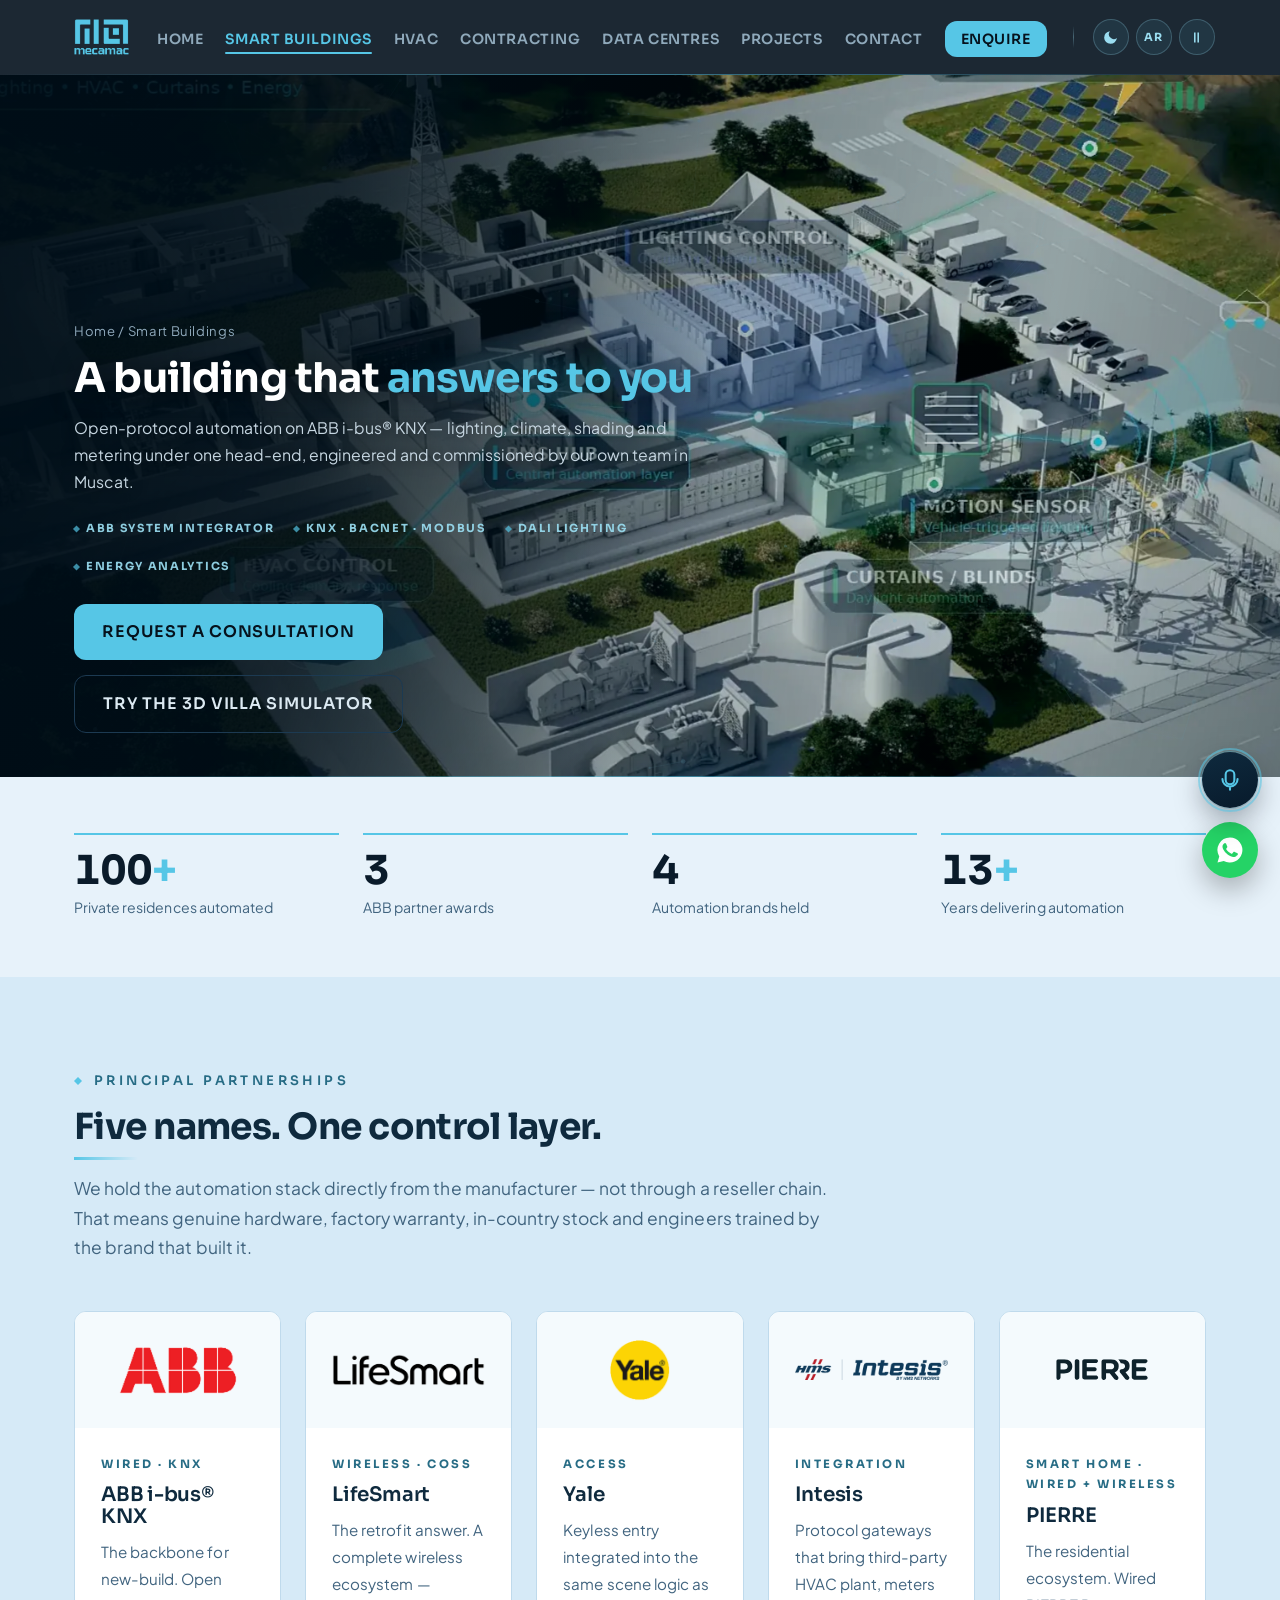
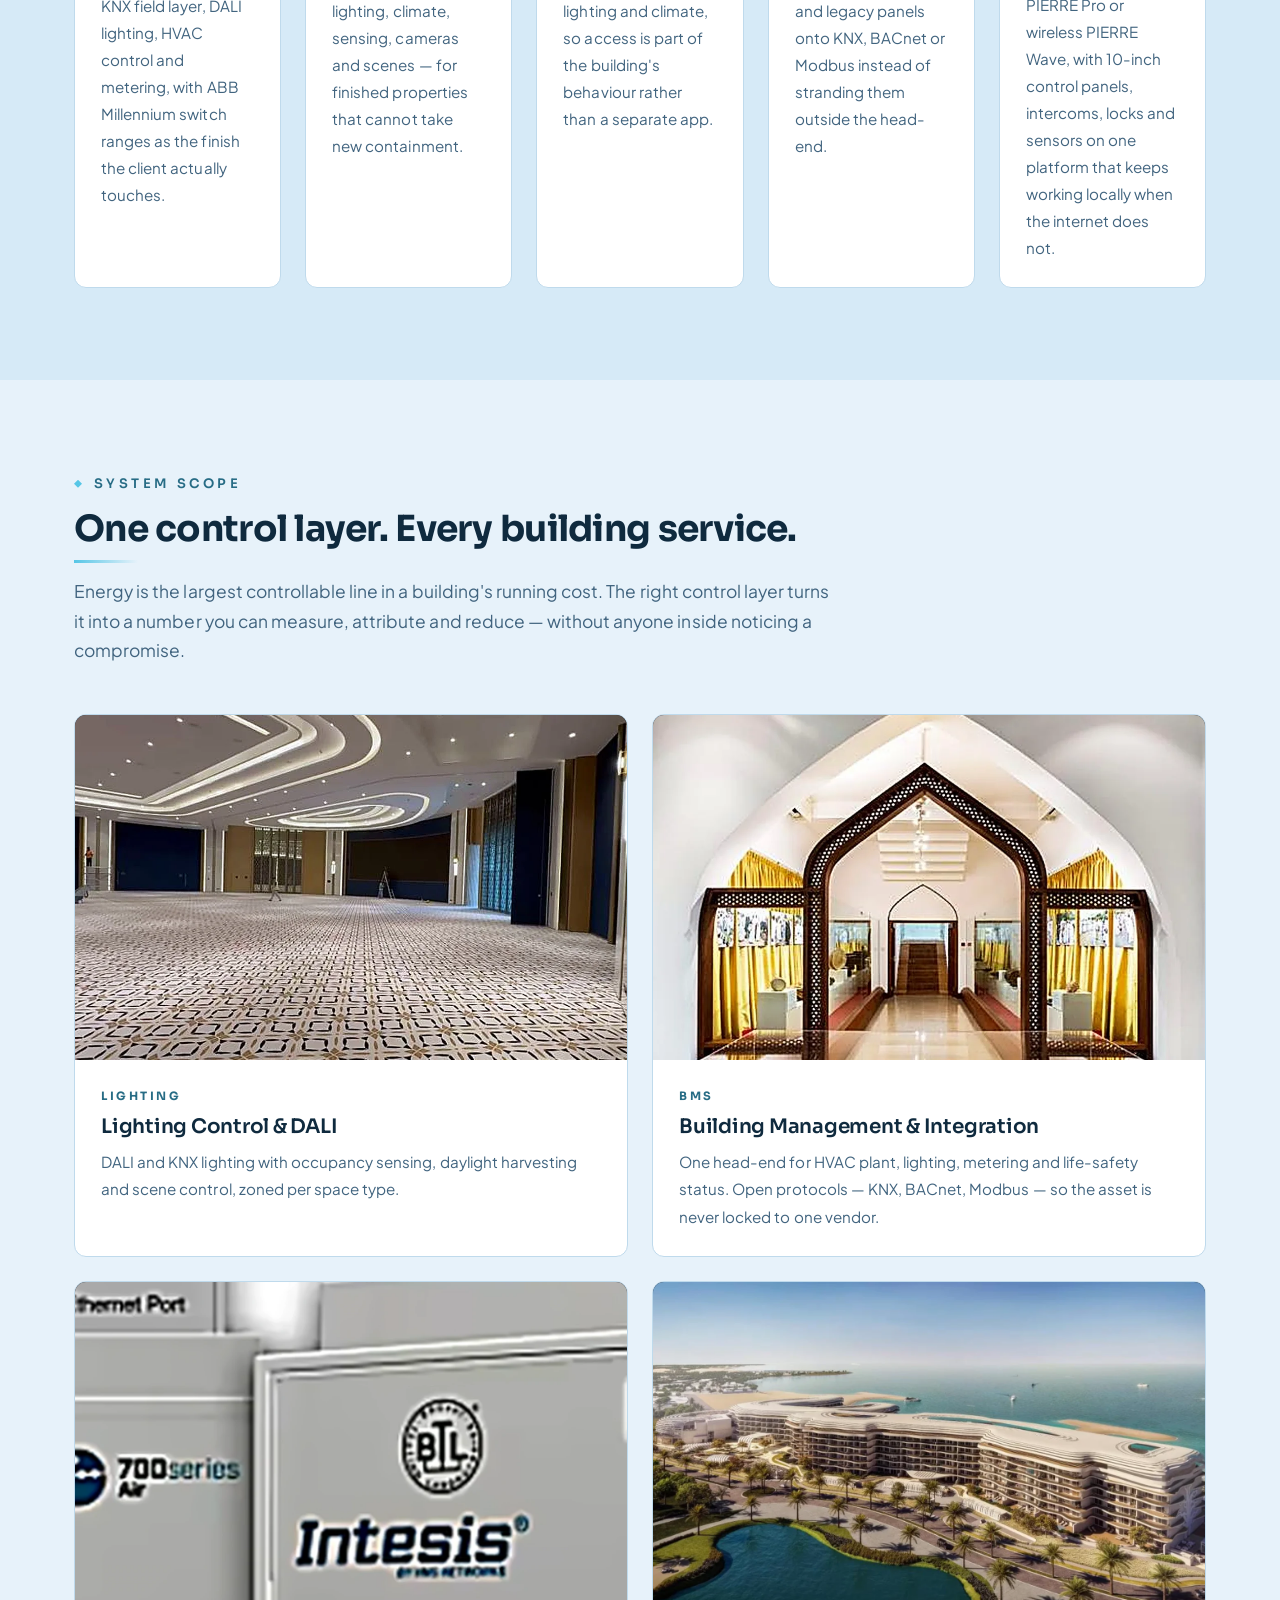
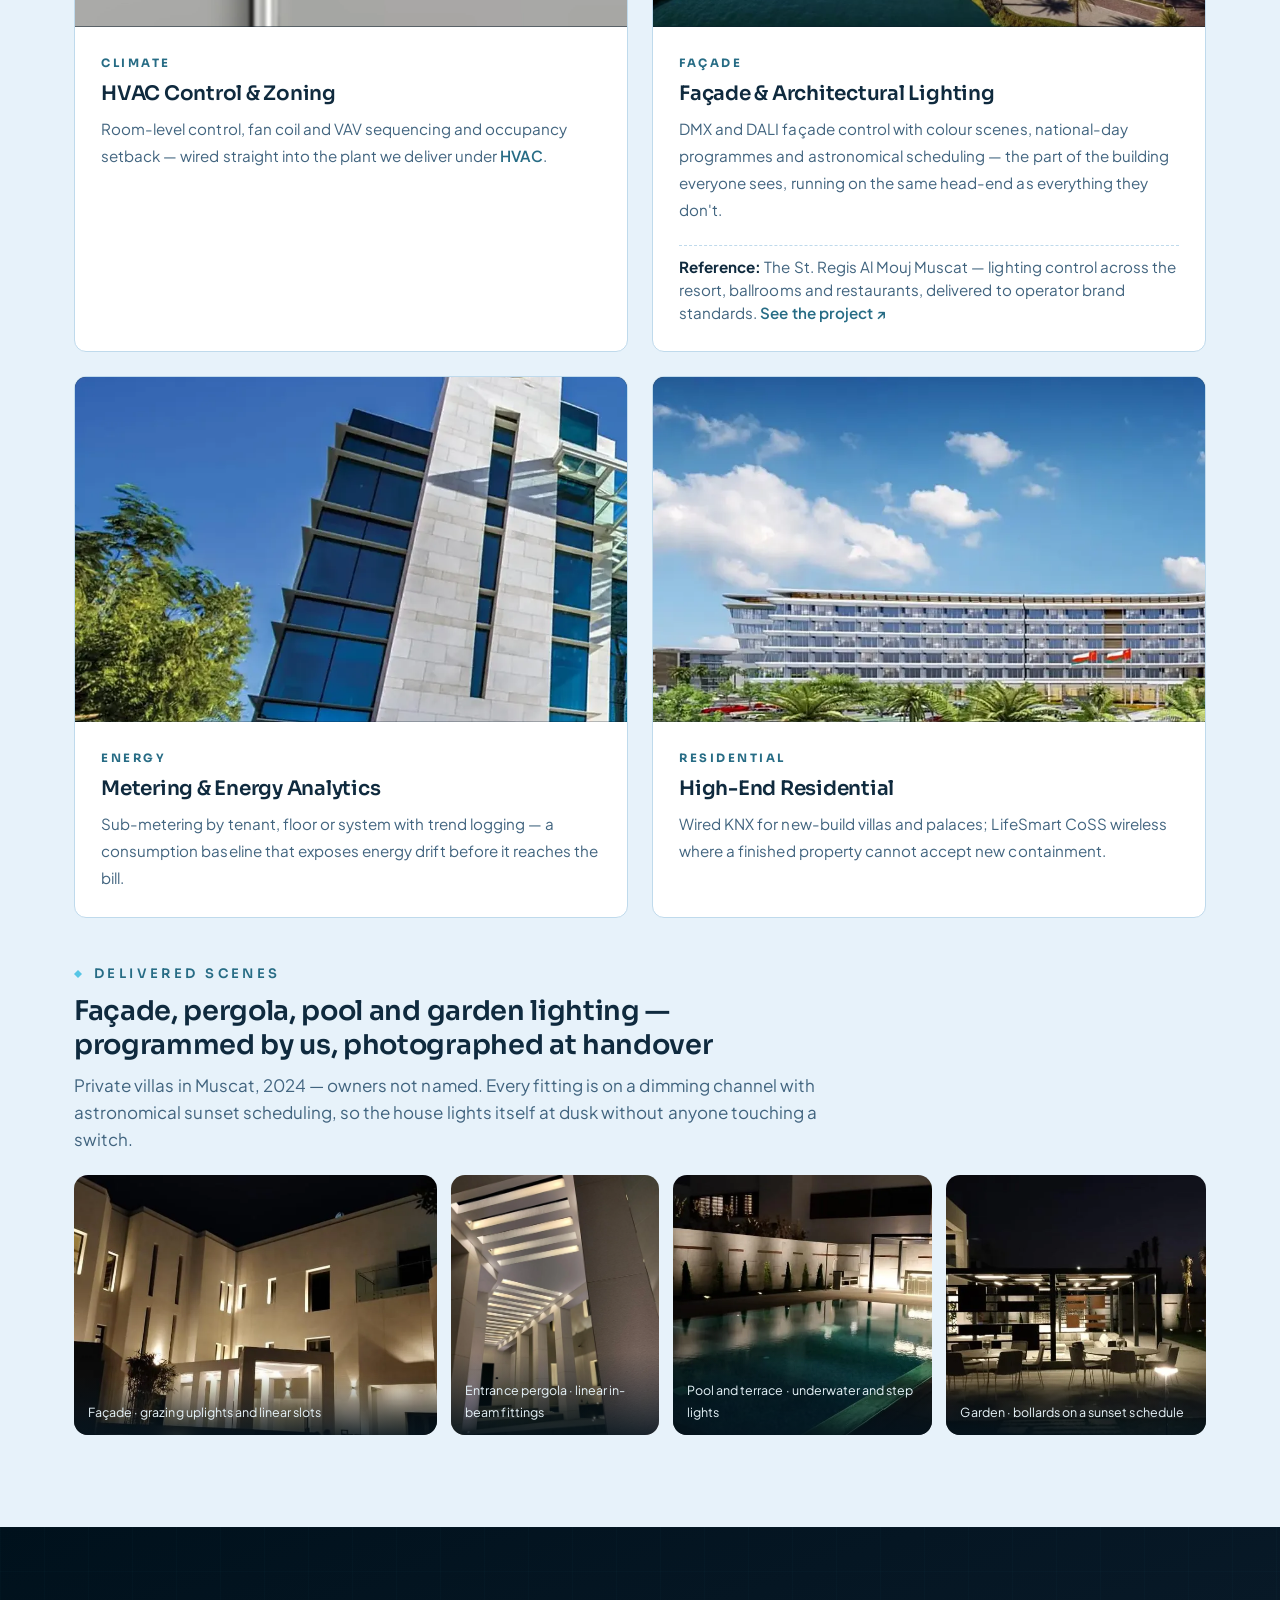
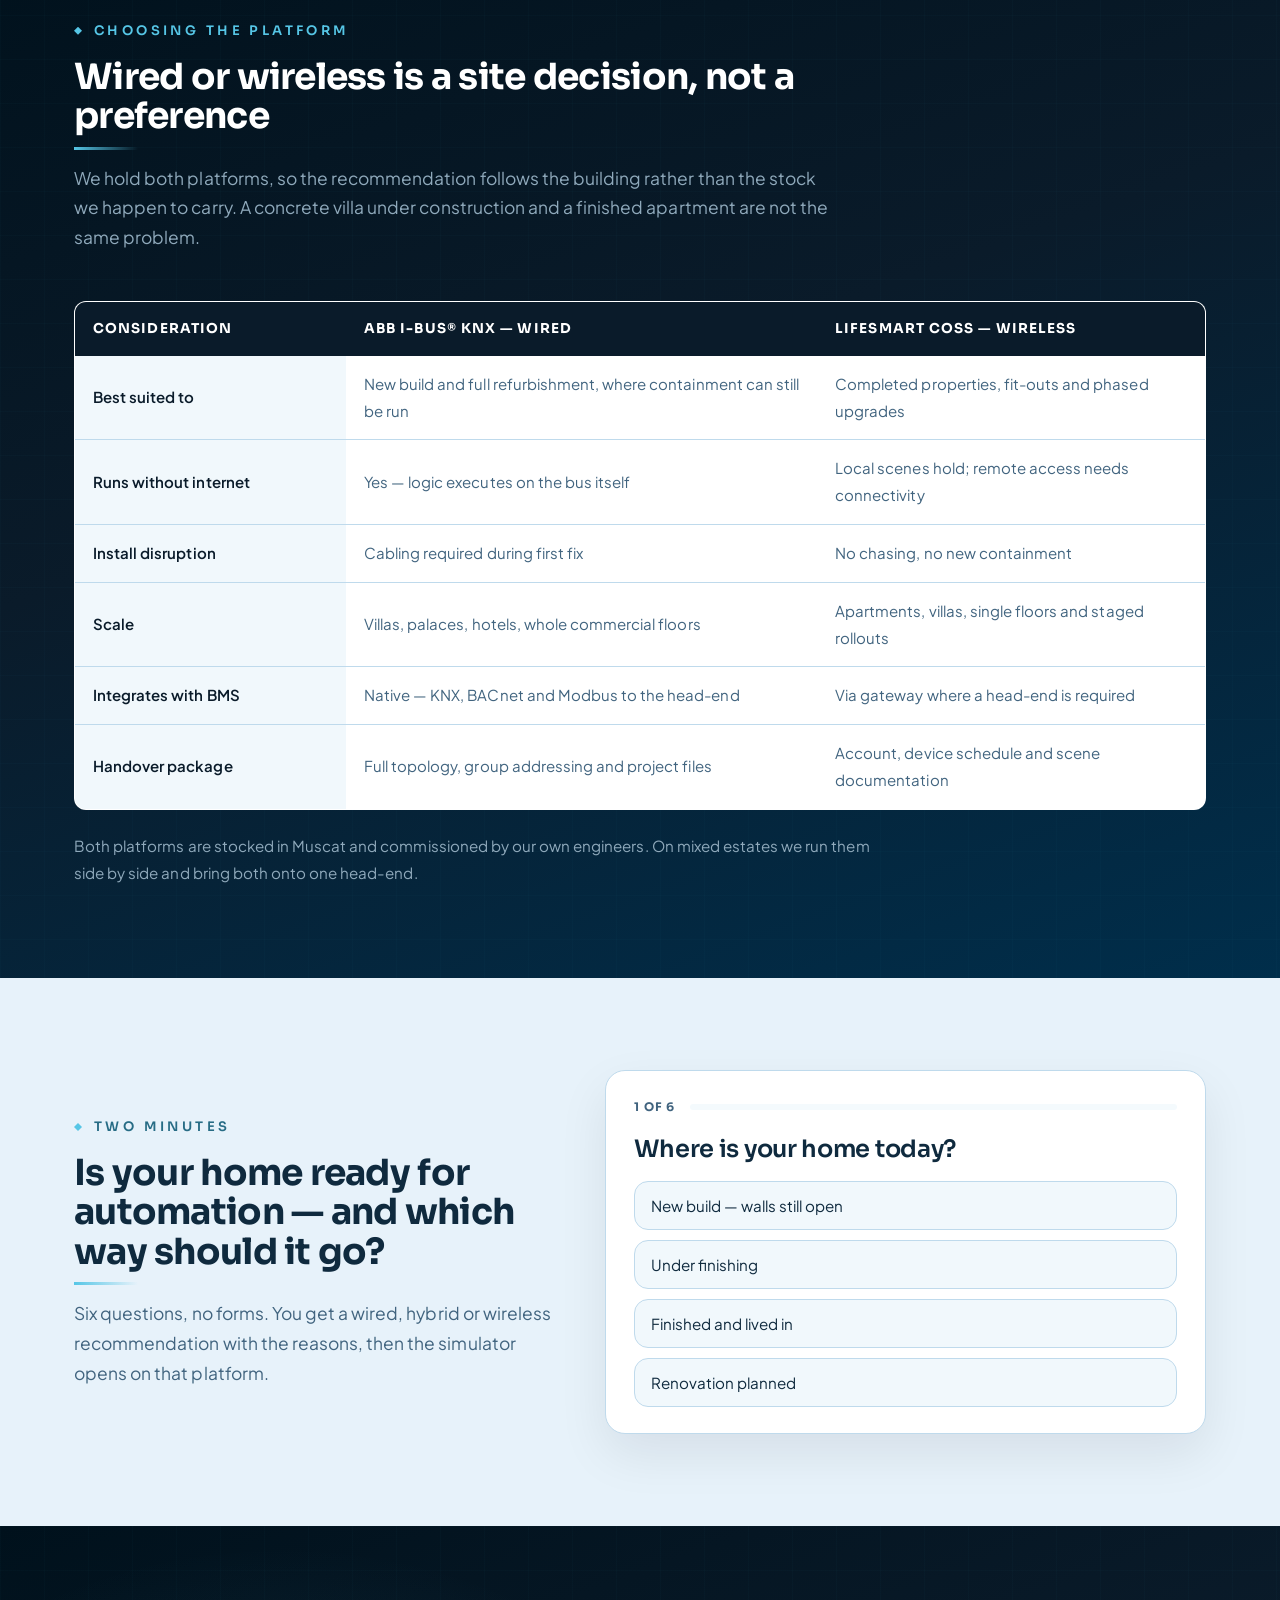
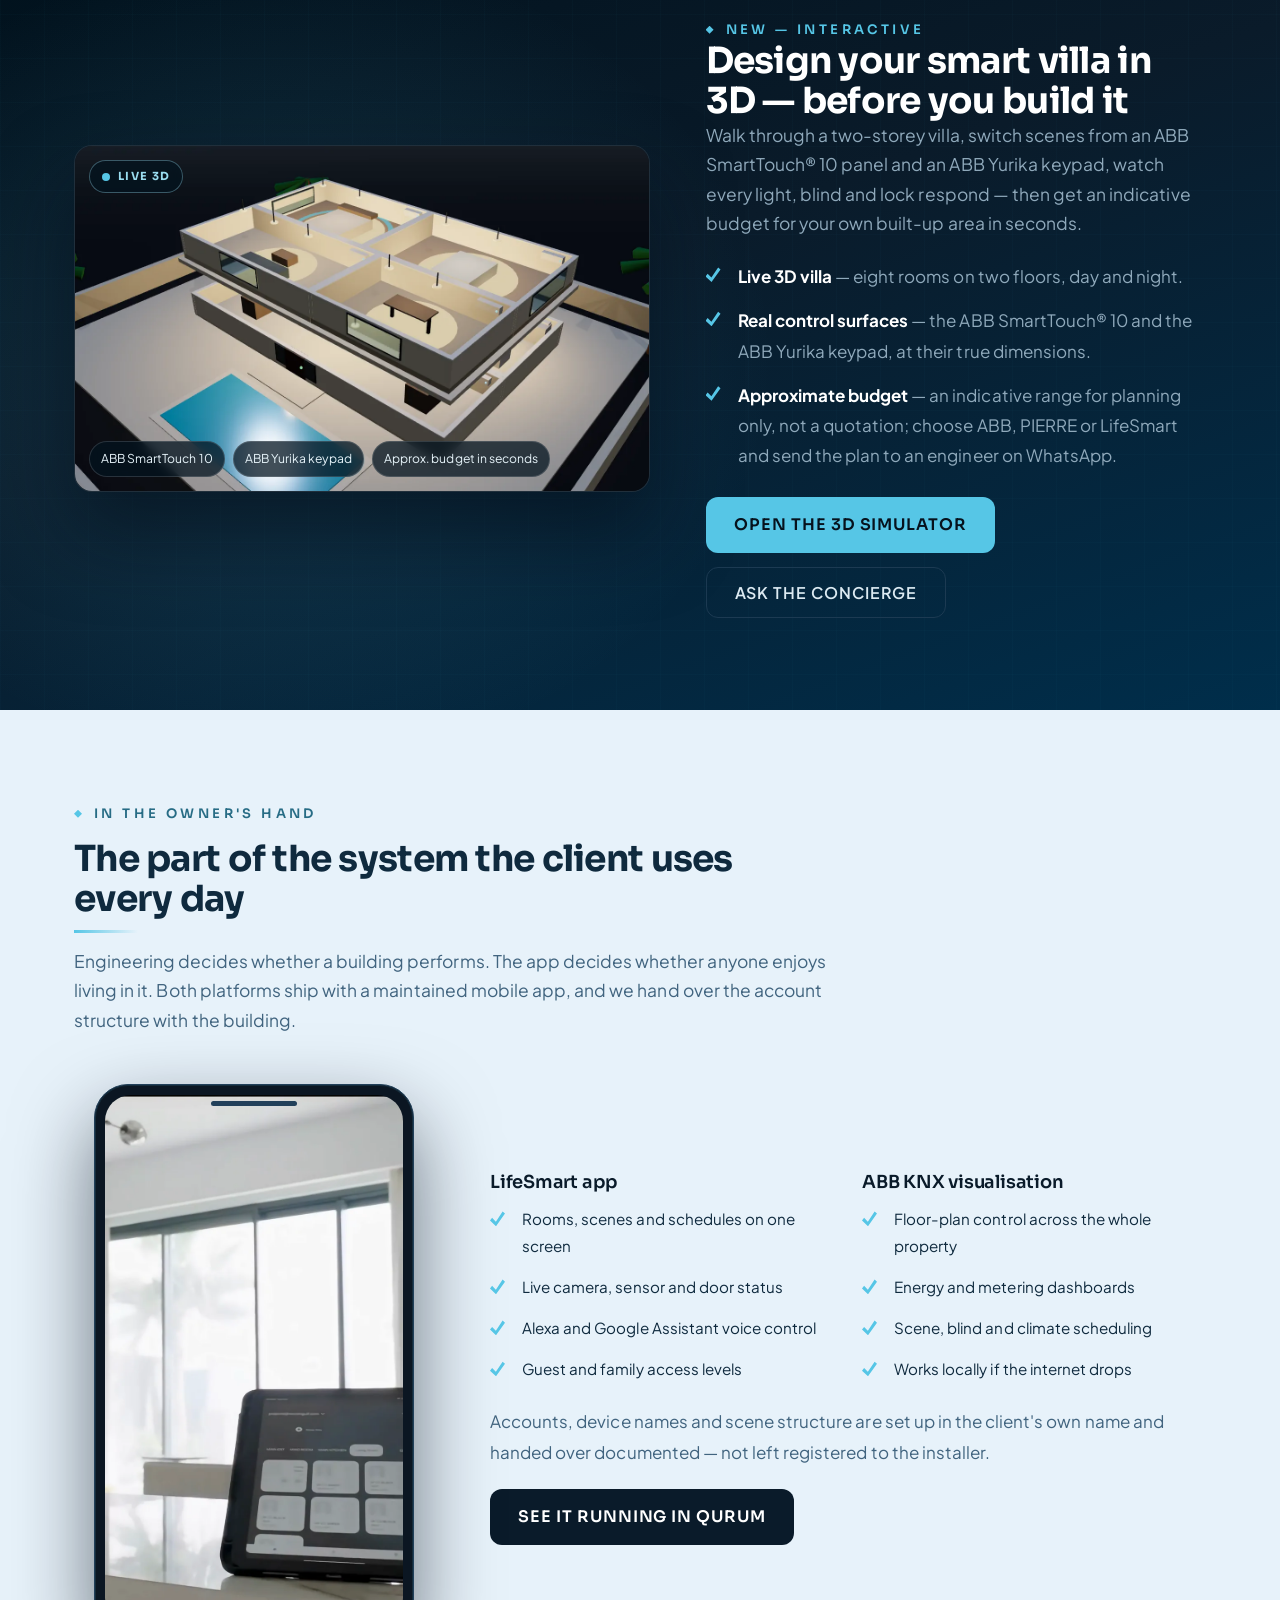
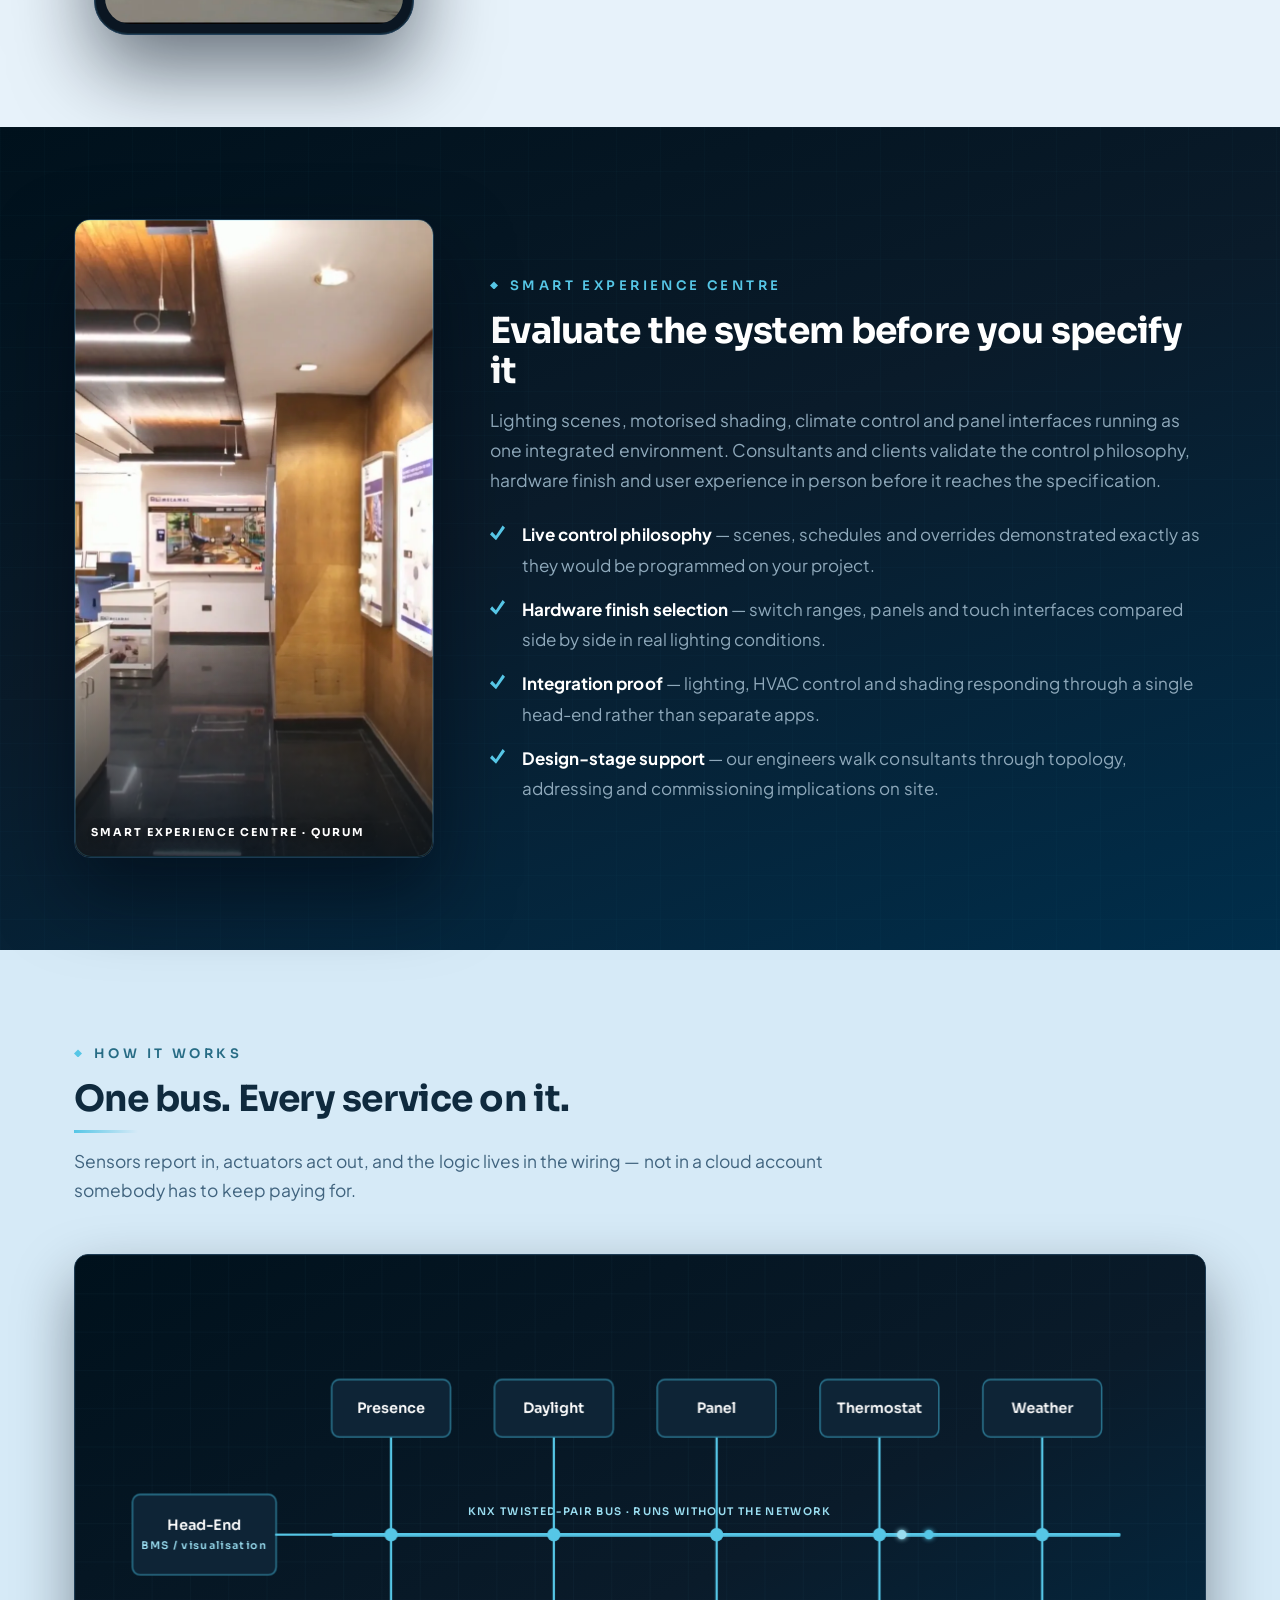
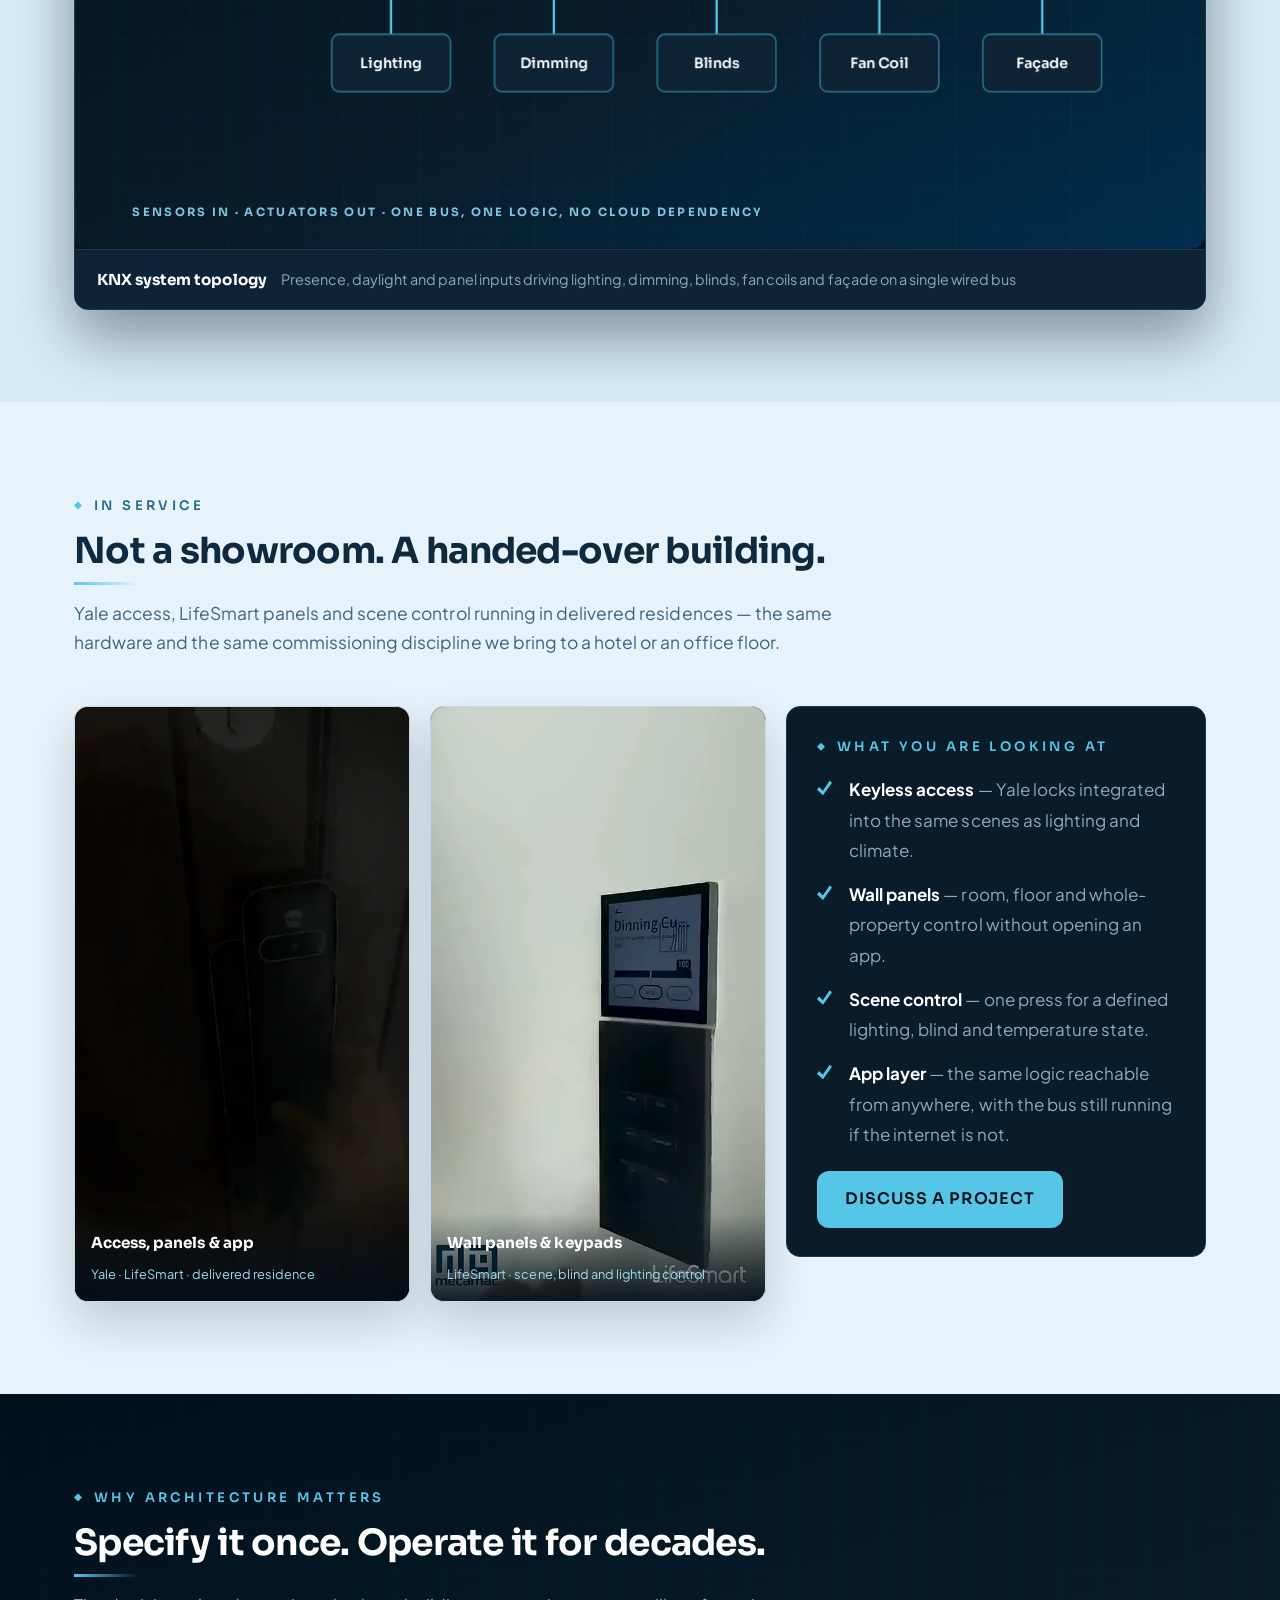
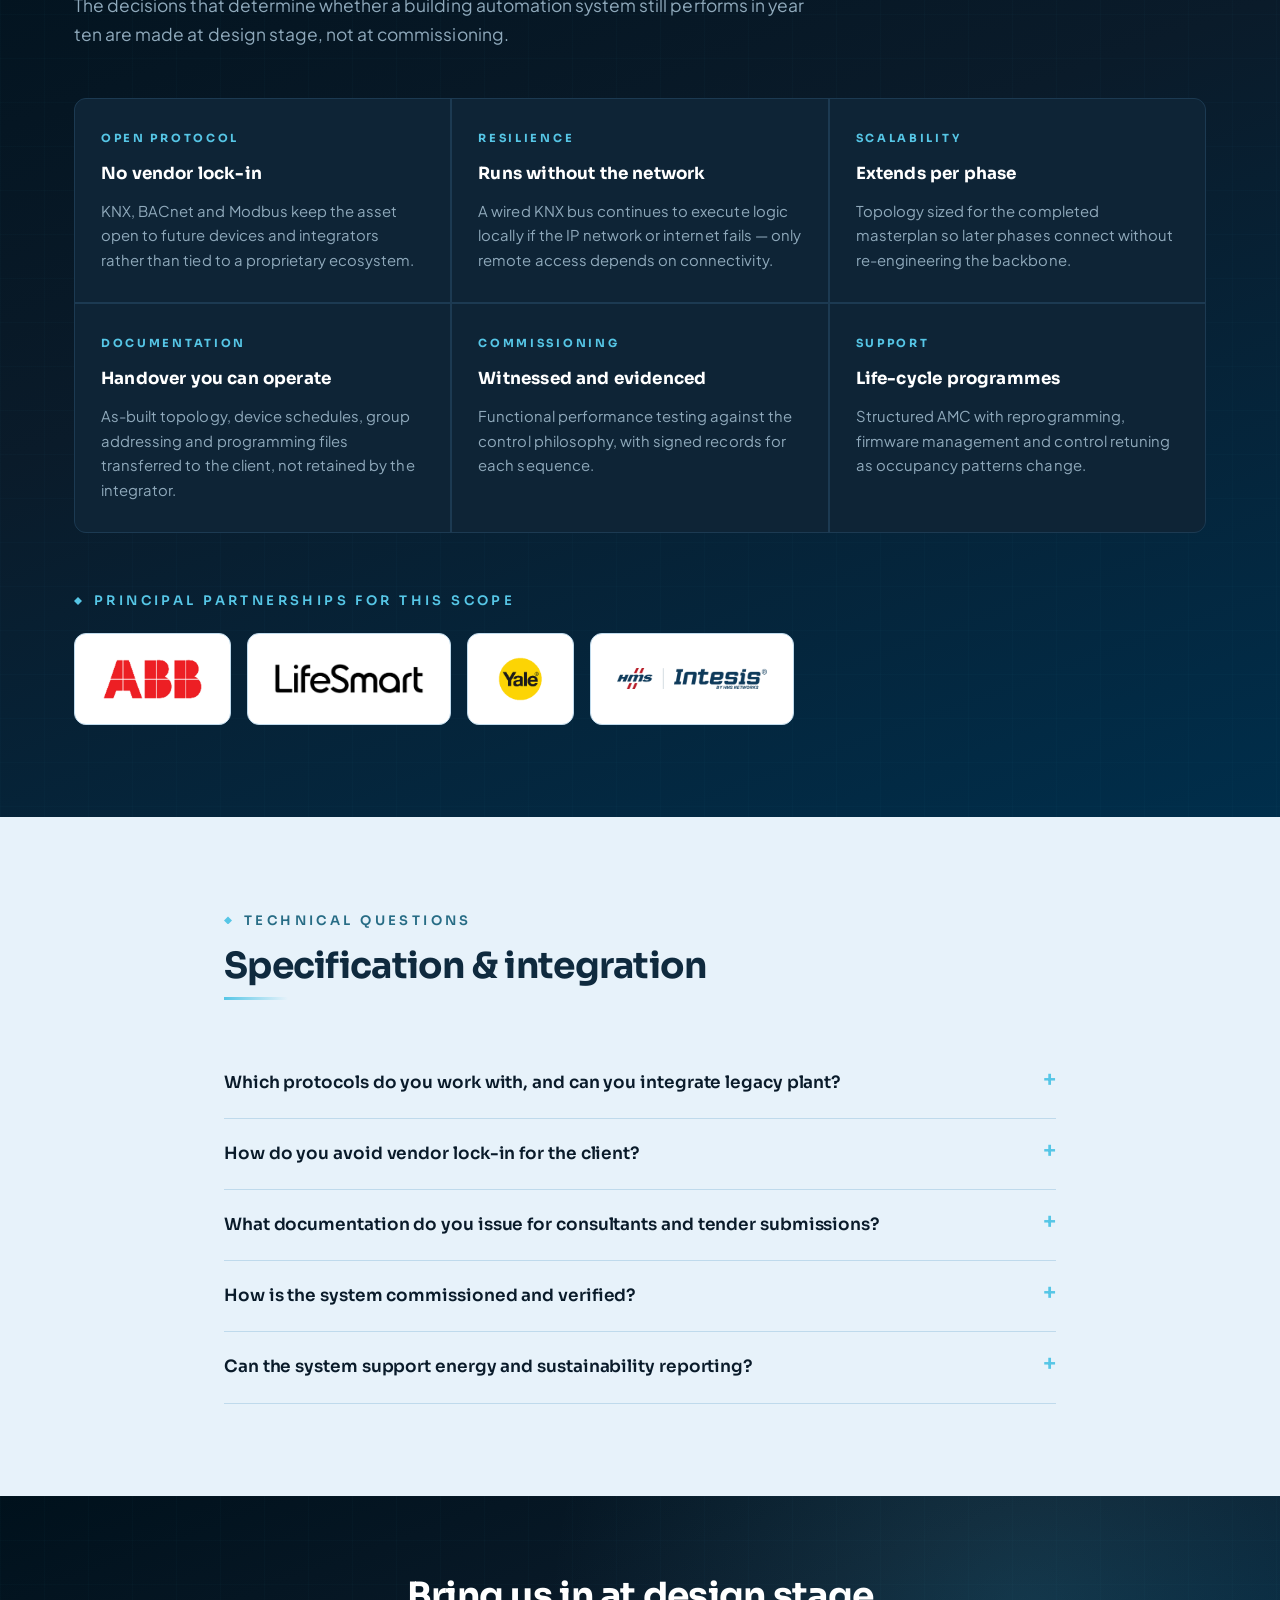
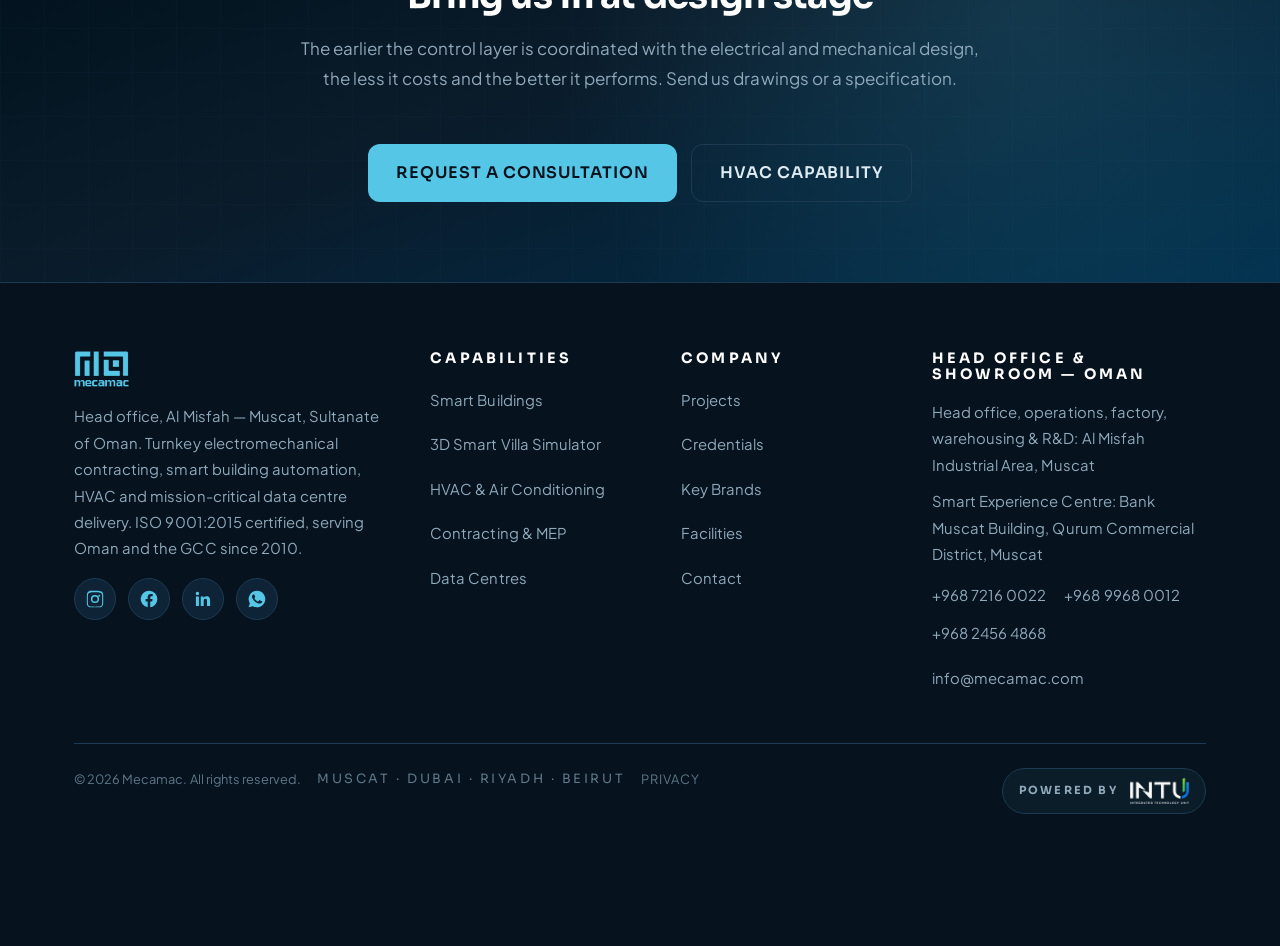
<file: services/smart-building/index.html>
<!DOCTYPE html>

<html lang="en">
<head>
<meta charset="utf-8"/>
<script>(function(){var d=document.documentElement;try{var t=localStorage.getItem("mecamac-theme");if(!t)t=window.matchMedia&&matchMedia("(prefers-color-scheme:dark)").matches?"dark":"light";d.setAttribute("data-theme",t);try{if(localStorage.getItem("mecamac-motion")==="off")d.setAttribute("data-motion","off");}catch(e){}var l=localStorage.getItem("mecamac-lang");if(l==="ar"){d.setAttribute("lang","ar");d.setAttribute("dir","rtl");d.classList.add("ar-pending");setTimeout(function(){d.classList.remove("ar-pending");},3000);document.write('<script src="../../assets/js/ar.js"><\/script>');}}catch(e){d.setAttribute("data-theme","light");}})();</script>
<meta content="width=device-width, initial-scale=1.0" name="viewport"/>
<meta content="#04141F" name="theme-color"/>
<!-- ⚠️ TESTING PHASE ONLY — REMOVE the next line before launching on the official domain -->
<meta content="noindex, nofollow" name="robots"/>
<title data-i18n="sb.001">Smart Buildings in Oman | ABB KNX &amp; BMS Integration — Mecamac Muscat</title>
<meta content="Smart building automation in Oman by Mecamac — ABB i-bus KNX and BMS integration for commercial, hospitality and institutional assets. Lighting control, HVAC control, metering and energy analytics. Head office Muscat." name="description"/>
<!-- <link rel="canonical" href="https://www.mecamac.com/services/smart-building/"> -->
<meta content="website" property="og:type"/>
<meta content="Smart Buildings in Oman | ABB KNX &amp; BMS Integration — Mecamac Muscat" property="og:title"/>
<meta content="Smart building automation in Oman by Mecamac — ABB i-bus KNX and BMS integration for commercial, hospitality and institutional assets. Lighting control, HVAC control, metering and energy analytics. Head office Muscat." property="og:description"/>
<meta content="en_OM" property="og:locale"/>
<meta content="https://www.mecamac.com/services/smart-building/" property="og:url"/>
<meta content="https://www.mecamac.com/assets/img/og-cover.jpg" property="og:image"/>
<meta content="1200" property="og:image:width"/>
<meta content="630" property="og:image:height"/>
<meta content="Mecamac" property="og:site_name"/>
<meta content="summary_large_image" name="twitter:card"/>
<link href="../../assets/img/logo-navy.png" rel="icon" type="image/png"/>
<link href="https://fonts.googleapis.com" rel="preconnect"/>
<link crossorigin="" href="https://fonts.gstatic.com" rel="preconnect"/>
<link href="https://fonts.googleapis.com/css2?family=Sora:wght@600;700;800&amp;family=Plus+Jakarta+Sans:wght@400;500;600;700&amp;display=swap" rel="stylesheet"/>
<link href="https://fonts.googleapis.com/css2?family=IBM+Plex+Sans+Arabic:wght@400;500;600;700&amp;display=swap" rel="stylesheet"/>
<link href="../../assets/css/style.css" rel="stylesheet"/>
<script type="application/ld+json">
{
  "@context": "https://schema.org",
  "@type": "Service",
  "serviceType": "Building Automation",
  "name": "Smart Buildings in Oman",
  "description": "Design, integration and commissioning of ABB KNX and BMS building automation for commercial, hospitality, institutional and residential assets in Oman.",
  "areaServed": "Oman",
  "provider": { "@type": "LocalBusiness", "name": "Mecamac", "telephone": "+96899680012", "address": { "@type": "PostalAddress", "addressLocality": "Muscat", "addressCountry": "OM" } }
}
</script>
<script type="application/ld+json">
{
  "@context": "https://schema.org",
  "@type": "FAQPage",
  "mainEntity": [
    {
      "@type": "Question",
      "name": "Which protocols do you work with, and can you integrate legacy plant?",
      "acceptedAnswer": {
        "@type": "Answer",
        "text": "We design primarily on KNX for the field layer and BACnet/IP or Modbus at the plant and head-end layer. Legacy equipment is integrated through gateways where native protocol support is absent, and we survey existing panels before committing to an integration approach so the scope is known rather than assumed."
      }
    },
    {
      "@type": "Question",
      "name": "How do you avoid vendor lock-in for the client?",
      "acceptedAnswer": {
        "@type": "Answer",
        "text": "By specifying open protocols and transferring the complete programming set at handover — topology, group addressing, device schedules and project files. The client can appoint any competent KNX or BACnet integrator afterwards. This is a deliberate commercial position: we would rather be retained on merit than by dependency."
      }
    },
    {
      "@type": "Question",
      "name": "What documentation do you issue for consultants and tender submissions?",
      "acceptedAnswer": {
        "@type": "Answer",
        "text": "Compliance statements against the specification, manufacturer authorisation letters, control philosophy documents, riser and topology drawings, device schedules, and I/O point lists. Testing and commissioning records follow the agreed witnessing regime."
      }
    },
    {
      "@type": "Question",
      "name": "How is the system commissioned and verified?",
      "acceptedAnswer": {
        "@type": "Answer",
        "text": "Pre-commissioning checks on containment, addressing and power, followed by point-to-point verification, then functional performance testing of each control sequence against the philosophy. Results are recorded per sequence and witnessed by the consultant where required."
      }
    },
    {
      "@type": "Question",
      "name": "Can the system support energy and sustainability reporting?",
      "acceptedAnswer": {
        "@type": "Answer",
        "text": "Yes. Sub-metering architecture is designed at the outset so consumption can be attributed by tenant, floor or system. Trend data is retained and exported for reporting, and the analytics layer highlights energy drift so corrective action rests on evidence rather than assumption."
      }
    }
  ]
}
</script>
</head>
<body>
<a class="skip-link" href="#main" data-i18n="ui.skip">Skip to content</a>
<header class="site-header">
<nav aria-label="Main" class="nav wrap">
<a aria-label="Mecamac home" class="logo" href="../../index.html"><img alt="Mecamac logo" src="../../assets/img/logo-cyan.png" style="height:40px;width:auto"/></a>
<div class="nav-right"><ul class="nav-links">
<li><a data-i18n="sb.002" href="../../index.html">Home</a></li>
<li><a aria-current="page" data-i18n="sb.003" href="../../services/smart-building/index.html">Smart Buildings</a></li>
<li><a data-i18n="sb.004" href="../../services/hvac/index.html">HVAC</a></li>
<li><a data-i18n="sb.005" href="../../services/contracting/index.html">Contracting</a></li>
<li><a data-i18n="sb.006" href="../../services/data-center/index.html">Data Centres</a></li>
<li class="nav-extra"><a data-i18n="sb.992" href="../../smart-villa/index.html">3D Villa Simulator</a></li>
<li><a data-i18n="sb.007" href="../../projects/index.html">Projects</a></li>
<li><a data-i18n="sb.008" href="../../contact/index.html">Contact</a></li>
<li><a class="nav-cta" data-i18n="sb.009" href="../../contact/index.html">Enquire</a></li>
</ul><div class="hdr-tools"><button aria-label="Switch to dark mode" class="icon-btn" id="theme-btn" type="button"><svg class="i-moon" viewBox="0 0 24 24" aria-hidden="true"><path d="M21 12.8A9 9 0 1 1 11.2 3a7 7 0 0 0 9.8 9.8z"/></svg><svg class="i-sun" viewBox="0 0 24 24" aria-hidden="true"><path d="M12 17a5 5 0 1 1 0-10 5 5 0 0 1 0 10zm0-13.5a1 1 0 0 1 1 1V6a1 1 0 1 1-2 0V4.5a1 1 0 0 1 1-1zm0 15a1 1 0 0 1 1 1V21a1 1 0 1 1-2 0v-1.5a1 1 0 0 1 1-1zM4.5 11H6a1 1 0 1 1 0 2H4.5a1 1 0 1 1 0-2zm13.5 0h1.5a1 1 0 1 1 0 2H18a1 1 0 1 1 0-2zM6.3 5a1 1 0 0 1 1.4 0l1 1A1 1 0 0 1 7.3 7.4l-1-1A1 1 0 0 1 6.3 5zm10 10a1 1 0 0 1 1.4 0l1 1a1 1 0 0 1-1.4 1.4l-1-1a1 1 0 0 1 0-1.4zm1.4-10a1 1 0 0 1 0 1.4l-1 1A1 1 0 0 1 15.3 6l1-1a1 1 0 0 1 1.4 0zM7.7 15a1 1 0 0 1 0 1.4l-1 1A1 1 0 0 1 5.3 16l1-1a1 1 0 0 1 1.4 0z"/></svg></button><button aria-label="التبديل إلى العربية" class="icon-btn" id="lang-btn" type="button">AR</button><button aria-label="Pause background video" class="icon-btn" id="motion-btn" title="Pause background video" type="button"><svg class="i-pause" viewBox="0 0 24 24" aria-hidden="true"><path d="M8.5 5h2.2v14H8.5zm4.8 0h2.2v14h-2.2z"/></svg><svg class="i-play" viewBox="0 0 24 24" aria-hidden="true"><path d="M8.5 5.2v13.6L19 12z"/></svg></button></div><button aria-expanded="false" aria-label="Menu" class="nav-toggle"><span></span><span></span><span></span></button></div>
</nav>
</header>
<main id="main" tabindex="-1">
<section class="hero has-video has-stage stage-sb">
<div class="hero-stage" aria-hidden="true">
<div class="hero-stage__img" style="background-image:url('../../assets/img/ph-sb-interior.webp')"></div>
<video class="hero-stage__video" autoplay="" loop="" muted="" playsinline="" preload="none" poster="../../assets/video/hero-sb-poster.webp" data-src="../../assets/video/hero-sb.mp4" data-src-mobile="../../assets/video/hero-sb-m.mp4"></video>
<canvas class="hero-stage__canvas"></canvas>
<div class="hero-stage__scrim"></div>
</div>
<div class="wrap" style="grid-template-columns:1fr">
<div class="hero-copy">
<nav aria-label="Breadcrumb" class="crumbs"><a data-i18n="sb.011" href="../../index.html">Home</a> <span>/</span> <span data-i18n="sb.012">Smart Buildings</span></nav>
<h1 data-i18n="sb.013" style="margin-top:14px">A building that <em>answers to you</em></h1>
<p class="lead inv" data-i18n="sb.014" style="margin-top:14px">Open-protocol automation on ABB i-bus® KNX — lighting, climate, shading and metering under one head-end, engineered and commissioned by our own team in Muscat.</p>
<div class="hero-badges">
<span class="badge" data-i18n="sb.015">ABB System Integrator</span>
<span class="badge" data-i18n="sb.016">KNX · BACnet · Modbus</span>
<span class="badge" data-i18n="sb.017">DALI Lighting</span>
<span class="badge" data-i18n="sb.018">Energy Analytics</span>
</div>
<div class="hero-actions">
<a class="btn btn-cyan" data-i18n="sb.019" href="../../contact/index.html">Request a Consultation</a>
<a class="btn btn-ghost" data-i18n="sb.940" href="../../smart-villa/index.html">Try the 3D Villa Simulator</a>
</div>
</div>
</div>
</section>
<!-- ===== PROOF BAND ===== -->
<section class="section" style="padding:56px 0">
<div class="wrap stats">
<div class="stat reveal"><b data-count="100">100<i>+</i></b><span data-i18n="sb.021">Private residences automated</span></div>
<div class="stat reveal"><b data-count="3">3</b><span data-i18n="sb.022">ABB partner awards</span></div>
<div class="stat reveal"><b data-count="4">4</b><span data-i18n="sb.023">Automation brands held</span></div>
<div class="stat reveal"><b data-count="13">13<i>+</i></b><span data-i18n="sb.024">Years delivering automation</span></div>
</div>
</section>
<!-- ===== PRINCIPAL AUTOMATION PARTNERSHIPS ===== -->
<section class="section section-tint" id="brands">
<div class="wrap">
<div class="section-head reveal">
<p class="eyebrow" data-i18n="sb.025">Principal partnerships</p>
<h2 data-i18n="sb.026">Five names. One control layer.</h2>
<p class="lead" data-i18n="sb.027">We hold the automation stack directly from the manufacturer — not through a reseller chain. That means genuine hardware, factory warranty, in-country stock and engineers trained by the brand that built it.</p>
</div>
<div class="grid grid-4 partner-grid">
<article class="card reveal">
<div class="card-img brand-tile"><img alt="ABB — authorised System Integrator for Building Automation Products in Oman" loading="lazy" src="../../assets/img/logos/abb.png"/></div>
<div class="card-body"><span class="tag" data-i18n="sb.028">Wired · KNX</span><h3 data-i18n="sb.029">ABB i-bus® KNX</h3>
<p data-i18n="sb.030">The backbone for new-build. Open KNX field layer, DALI lighting, HVAC control and metering, with ABB Millennium switch ranges as the finish the client actually touches.</p></div>
</article>
<article class="card reveal">
<div class="card-img brand-tile"><img alt="LifeSmart — authorised wireless automation distributor for Oman" loading="lazy" src="../../assets/img/logos/lifesmart.png"/></div>
<div class="card-body"><span class="tag" data-i18n="sb.031">Wireless · CoSS</span><h3 data-i18n="sb.032">LifeSmart</h3>
<p data-i18n="sb.033">The retrofit answer. A complete wireless ecosystem — lighting, climate, sensing, cameras and scenes — for finished properties that cannot take new containment.</p></div>
</article>
<article class="card reveal">
<div class="card-img brand-tile"><img alt="Yale — authorised access and security distributor for Oman" loading="lazy" src="../../assets/img/logos/yale.png"/></div>
<div class="card-body"><span class="tag" data-i18n="sb.034">Access</span><h3 data-i18n="sb.035">Yale</h3>
<p data-i18n="sb.036">Keyless entry integrated into the same scene logic as lighting and climate, so access is part of the building's behaviour rather than a separate app.</p></div>
</article>
<article class="card reveal">
<div class="card-img brand-tile"><img alt="Intesis — authorised integration products distributor for Oman" loading="lazy" src="../../assets/img/logos/intesis.png"/></div>
<div class="card-body"><span class="tag" data-i18n="sb.037">Integration</span><h3 data-i18n="sb.038">Intesis</h3>
<p data-i18n="sb.039">Protocol gateways that bring third-party HVAC plant, meters and legacy panels onto KNX, BACnet or Modbus instead of stranding them outside the head-end.</p></div>
</article>
<article class="card reveal">
<div class="card-img brand-tile"><img alt="PIERRE — smart building solutions, principal partner held by Mecamac" loading="lazy" src="../../assets/img/pierre-logo-navy.svg" width="131" height="30"/></div>
<div class="card-body"><span class="tag" data-i18n="sb.901">Smart home · wired + wireless</span><h3 data-i18n="sb.902">PIERRE</h3>
<p data-i18n="sb.903">The residential ecosystem. Wired PIERRE Pro or wireless PIERRE Wave, with 10-inch control panels, intercoms, locks and sensors on one platform that keeps working locally when the internet does not.</p></div>
</article>
</div>
</div>
</section>
<section class="section" id="systems">
<div class="wrap">
<div class="section-head reveal">
<p class="eyebrow" data-i18n="sb.040">System scope</p>
<h2 data-i18n="sb.041">One control layer. Every building service.</h2>
<p class="lead" data-i18n="sb.042">Energy is the largest controllable line in a building's running cost. The right control layer turns it into a number you can measure, attribute and reduce — without anyone inside noticing a compromise.</p>
</div>
<div class="grid grid-2">
<article class="card reveal">
<div class="card-img"><img alt="Architectural lighting scene control delivered by Mecamac in Oman" loading="lazy" src="../../assets/img/ph-sb-scene.webp"/></div>
<div class="card-body"><span class="tag" data-i18n="sb.043">Lighting</span><h3 data-i18n="sb.044">Lighting Control &amp; DALI</h3>
<p data-i18n="sb.045">DALI and KNX lighting with occupancy sensing, daylight harvesting and scene control, zoned per space type.</p></div>
</article>
<article class="card reveal">
<div class="card-img"><img alt="Integrated building management and lighting control in an institutional interior by Mecamac" loading="lazy" src="../../assets/img/ph-sb-lighting.webp"/></div>
<div class="card-body"><span class="tag" data-i18n="sb.046">BMS</span><h3 data-i18n="sb.047">Building Management &amp; Integration</h3>
<p data-i18n="sb.048">One head-end for HVAC plant, lighting, metering and life-safety status. Open protocols — KNX, BACnet, Modbus — so the asset is never locked to one vendor.</p></div>
</article>
<article class="card reveal"><div class="card-img"><img alt="Intesis protocol gateway — brings HVAC plant, meters and legacy panels onto KNX, BACnet or Modbus" loading="lazy" src="../../assets/img/prod-intesis.webp"/></div><div class="card-body"><span class="tag" data-i18n="sb.049">Climate</span><h3 data-i18n="sb.050">HVAC Control &amp; Zoning</h3>
<p data-i18n="sb.051">Room-level control, fan coil and VAV sequencing and occupancy setback — wired straight into the plant we deliver under <a href="../hvac/index.html" style="color:var(--cyan-dim);font-weight:600">HVAC</a>.</p></div>
</article>
<article class="card reveal"><div class="card-img"><img alt="The St. Regis Al Mouj Muscat Resort — architectural lighting control delivered by Mecamac" loading="lazy" src="../../assets/img/ref-st-regis.webp"/></div><div class="card-body"><span class="tag" data-i18n="sb.052">Façade</span><h3 data-i18n="sb.053">Façade &amp; Architectural Lighting</h3><p data-i18n="sb.054">DMX and DALI façade control with colour scenes, national-day programmes and astronomical scheduling — the part of the building everyone sees, running on the same head-end as everything they don't.</p><p class="card-ref" data-i18n="sb.055a"><strong>Reference:</strong> The St. Regis Al Mouj Muscat — lighting control across the resort, ballrooms and restaurants, delivered to operator brand standards. <a href="../../projects/index.html#projects">See the project ↗</a></p></div></article><article class="card reveal"><div class="card-img"><img alt="Commercial building with tenant sub-metering and energy analytics by Mecamac" loading="lazy" src="../../assets/img/ph-commercial.webp"/></div><div class="card-body"><span class="tag" data-i18n="sb.055">Energy</span><h3 data-i18n="sb.056">Metering &amp; Energy Analytics</h3>
<p data-i18n="sb.057">Sub-metering by tenant, floor or system with trend logging — a consumption baseline that exposes energy drift before it reaches the bill.</p></div>
</article>
<article class="card reveal"><div class="card-img"><img alt="High-end residential and hospitality automation delivered by Mecamac" loading="lazy" src="../../assets/img/ph-hospitality.webp"/></div><div class="card-body"><span class="tag" data-i18n="sb.058">Residential</span><h3 data-i18n="sb.059">High-End Residential</h3>
<p data-i18n="sb.060">Wired KNX for new-build villas and palaces; LifeSmart CoSS wireless where a finished property cannot accept new containment.</p></div>
</article>
</div>
<div class="light-gallery reveal" style="margin-top:44px">
<div class="lg-head">
<p class="eyebrow" data-i18n="sb.945">Delivered scenes</p>
<h3 data-i18n="sb.946">Façade, pergola, pool and garden lighting — programmed by us, photographed at handover</h3>
<p class="lg-note" data-i18n="sb.947">Private villas in Muscat, 2024 — owners not named. Every fitting is on a dimming channel with astronomical sunset scheduling, so the house lights itself at dusk without anyone touching a switch.</p>
</div>
<div class="lg-grid">
<figure><img alt="Villa façade lit at night with recessed and linear fittings — private villa, Muscat" loading="lazy" src="../../assets/img/ref-villa-facade-night.webp" width="1024" height="512"/><figcaption data-i18n="sb.948">Façade · grazing uplights and linear slots</figcaption></figure>
<figure><img alt="Entrance pergola with linear lighting in the beams — private villa, Muscat" loading="lazy" src="../../assets/img/ref-pergola-lighting.webp" width="960" height="1280"/><figcaption data-i18n="sb.949">Entrance pergola · linear in-beam fittings</figcaption></figure>
<figure><img alt="Pool and terrace lighting at night — private villa, Muscat" loading="lazy" src="../../assets/img/ref-pool-lighting.webp" width="1024" height="512"/><figcaption data-i18n="sb.950">Pool and terrace · underwater and step lights</figcaption></figure>
<figure><img alt="Garden path lighting with bollards — private villa, Muscat" loading="lazy" src="../../assets/img/ref-landscape-lighting.webp" width="1024" height="512"/><figcaption data-i18n="sb.951">Garden · bollards on a sunset schedule</figcaption></figure>
</div>
</div>
</div>
</section>
<!-- ===== WIRED vs WIRELESS ===== -->
<section class="section section-dark on-dark" id="choose">
<div class="wrap">
<div class="section-head reveal">
<p class="eyebrow" data-i18n="sb.061">Choosing the platform</p>
<h2 data-i18n="sb.062">Wired or wireless is a site decision, not a preference</h2>
<p class="lead inv" data-i18n="sb.063">We hold both platforms, so the recommendation follows the building rather than the stock we happen to carry. A concrete villa under construction and a finished apartment are not the same problem.</p>
</div>
<div class="scroll-wrap reveal"><div class="table-scroll">
<table class="cmp">
<thead><tr><th data-i18n="sb.064" scope="col">Consideration</th><th data-i18n="sb.065" scope="col">ABB i-bus® KNX — wired</th><th data-i18n="sb.066" scope="col">LifeSmart CoSS — wireless</th></tr></thead>
<tbody>
<tr><th data-i18n="sb.067" scope="row">Best suited to</th><td data-i18n="sb.068">New build and full refurbishment, where containment can still be run</td><td data-i18n="sb.069">Completed properties, fit-outs and phased upgrades</td></tr>
<tr><th data-i18n="sb.070" scope="row">Runs without internet</th><td data-i18n="sb.071">Yes — logic executes on the bus itself</td><td data-i18n="sb.072">Local scenes hold; remote access needs connectivity</td></tr>
<tr><th data-i18n="sb.073" scope="row">Install disruption</th><td data-i18n="sb.074">Cabling required during first fix</td><td data-i18n="sb.075">No chasing, no new containment</td></tr>
<tr><th data-i18n="sb.076" scope="row">Scale</th><td data-i18n="sb.077">Villas, palaces, hotels, whole commercial floors</td><td data-i18n="sb.078">Apartments, villas, single floors and staged rollouts</td></tr>
<tr><th data-i18n="sb.079" scope="row">Integrates with BMS</th><td data-i18n="sb.080">Native — KNX, BACnet and Modbus to the head-end</td><td data-i18n="sb.081">Via gateway where a head-end is required</td></tr>
<tr><th data-i18n="sb.082" scope="row">Handover package</th><td data-i18n="sb.083">Full topology, group addressing and project files</td><td data-i18n="sb.084">Account, device schedule and scene documentation</td></tr>
</tbody>
</table>
</div></div>
<p class="scroll-hint" aria-hidden="true"><svg viewBox="0 0 24 24"><path d="M5 12h13M13 7l5 5-5 5" stroke-linecap="round" stroke-linejoin="round"/></svg><span data-i18n="sb.900">Swipe to see the full table</span></p>

<p class="reveal" data-i18n="sb.085" style="margin-top:22px;color:var(--text-inv-soft);font-size:.95rem">Both platforms are stocked in Muscat and commissioned by our own engineers. On mixed estates we run them side by side and bring both onto one head-end.</p>
</div>
</section>
<!-- ===== APPS ===== -->
<!-- ===== READINESS QUIZ ===== -->
<section class="section" id="ready">
<div class="wrap">
<div class="rq-layout">
<div class="section-head reveal" style="margin-bottom:0">
<p class="eyebrow" data-i18n="sb.955">Two minutes</p>
<h2 data-i18n="sb.956">Is your home ready for automation — and which way should it go?</h2>
<p class="lead" data-i18n="sb.957">Six questions, no forms. You get a wired, hybrid or wireless recommendation with the reasons, then the simulator opens on that platform.</p>
</div>
<div class="reveal" id="ready-quiz"></div>
</div>
</div>
</section>
<!-- ===== 3D SMART VILLA SIMULATOR — TEASER ===== -->
<section class="section section-dark on-dark sim-band" id="simulator">
<div class="wrap">
<div class="sim-grid">
<a class="sim-shot reveal" href="../../smart-villa/index.html" aria-label="Open the 3D smart villa simulator">
<img alt="Mecamac 3D smart villa simulator — a two-storey villa at night with every room lit from the control panel" src="../../assets/img/villa-sim.webp" width="1280" height="770" loading="lazy" decoding="async"/>
<span class="sim-badge"><i aria-hidden="true"></i><span data-i18n="sb.960">Live 3D</span></span>
<span class="sim-chips" aria-hidden="true"><span data-i18n="sb.961">ABB SmartTouch 10</span><span data-i18n="sb.962">ABB Yurika keypad</span><span data-i18n="sb.933">Approx. budget in seconds</span></span>
</a>
<div class="sim-copy reveal">
<p class="eyebrow" data-i18n="sb.934">New — interactive</p>
<h2 data-i18n="sb.935">Design your smart villa in 3D — before you build it</h2>
<p class="lead" data-i18n="sb.936">Walk through a two-storey villa, switch scenes from an ABB SmartTouch® 10 panel and an ABB Yurika keypad, watch every light, blind and lock respond — then get an indicative budget for your own built-up area in seconds.</p>
<ul class="checks sim-feats">
<li data-i18n="sb.937"><strong>Live 3D villa</strong> — eight rooms on two floors, day and night.</li>
<li data-i18n="sb.938"><strong>Real control surfaces</strong> — the ABB SmartTouch® 10 and the ABB Yurika keypad, at their true dimensions.</li>
<li data-i18n="sb.939"><strong>Approximate budget</strong> — an indicative range for planning only, not a quotation; choose ABB, PIERRE or LifeSmart and send the plan to an engineer on WhatsApp.</li>
</ul>
<div class="hero-actions" style="margin-top:26px">
<a class="btn btn-cyan" data-i18n="sb.941" href="../../smart-villa/index.html">Open the 3D simulator</a>
<button class="btn btn-ghost" data-concierge="" data-i18n="sb.942" type="button">Ask the concierge</button>
</div>
</div>
</div>
</div>
</section>
<section class="section" id="apps">
<div class="wrap">
<div class="section-head reveal">
<p class="eyebrow" data-i18n="sb.086">In the owner's hand</p>
<h2 data-i18n="sb.087">The part of the system the client uses every day</h2>
<p class="lead" data-i18n="sb.088">Engineering decides whether a building performs. The app decides whether anyone enjoys living in it. Both platforms ship with a maintained mobile app, and we hand over the account structure with the building.</p>
</div>
<div class="video-split">
<div class="phone-frame reveal">
<span aria-hidden="true" class="glow"></span>
<video aria-label="LifeSmart app on a tablet in a delivered Mecamac residence — room control, scenes and the door camera" autoplay="" loop="" muted="" playsinline="" poster="../../assets/video/app-reel-poster.webp" preload="none" data-lazy>
<source data-src="../../assets/video/app-reel.mp4" type="video/mp4"/>
</video>
</div>
<div class="reveal">
<div class="app-cols">
<div class="app-col">
<h3 data-i18n="sb.089">LifeSmart app</h3>
<ul class="checks">
<li data-i18n="sb.090">Rooms, scenes and schedules on one screen</li>
<li data-i18n="sb.091">Live camera, sensor and door status</li>
<li data-i18n="sb.092">Alexa and Google Assistant voice control</li>
<li data-i18n="sb.093">Guest and family access levels</li>
</ul>
</div>
<div class="app-col">
<h3 data-i18n="sb.094">ABB KNX visualisation</h3>
<ul class="checks">
<li data-i18n="sb.095">Floor-plan control across the whole property</li>
<li data-i18n="sb.096">Energy and metering dashboards</li>
<li data-i18n="sb.097">Scene, blind and climate scheduling</li>
<li data-i18n="sb.098">Works locally if the internet drops</li>
</ul>
</div>
</div>
<p data-i18n="sb.099" style="margin-top:24px;color:var(--text-soft)">Accounts, device names and scene structure are set up in the client's own name and handed over documented — not left registered to the installer.</p>
<div class="hero-actions" style="margin-top:22px">
<a class="btn btn-navy" data-i18n="sb.100" href="../../contact/index.html">See it running in Qurum</a>
</div>
</div>
</div>
</div>
</section>
<section class="section section-dark on-dark">
<div class="wrap video-split">
<div class="portrait-video reveal">
<video aria-label="Mecamac Smart Experience Centre, Qurum" autoplay="" loop="" muted="" playsinline="" poster="../../assets/video/showroom-tour-v-poster.webp" preload="none" data-lazy>
<source data-src="../../assets/video/showroom-tour-v.mp4" type="video/mp4"/>
</video>
<span class="pv-tag" data-i18n="sb.101">Smart Experience Centre · Qurum</span>
</div>
<div class="reveal">
<p class="eyebrow" data-i18n="sb.102">Smart Experience Centre</p>
<h2 data-i18n="sb.103" style="margin-top:14px">Evaluate the system before you specify it</h2>
<p class="lead inv" data-i18n="sb.104" style="margin:16px 0 24px">Lighting scenes, motorised shading, climate control and panel interfaces running as one integrated environment. Consultants and clients validate the control philosophy, hardware finish and user experience in person before it reaches the specification.</p>
<ul class="checks">
<li data-i18n="sb.105"><strong>Live control philosophy</strong> — scenes, schedules and overrides demonstrated exactly as they would be programmed on your project.</li>
<li data-i18n="sb.106"><strong>Hardware finish selection</strong> — switch ranges, panels and touch interfaces compared side by side in real lighting conditions.</li>
<li data-i18n="sb.107"><strong>Integration proof</strong> — lighting, HVAC control and shading responding through a single head-end rather than separate apps.</li>
<li data-i18n="sb.108"><strong>Design-stage support</strong> — our engineers walk consultants through topology, addressing and commissioning implications on site.</li>
</ul>
</div>
</div>
</section>
<section class="section section-tint" id="how">
<div class="wrap">
<div class="section-head reveal">
<p class="eyebrow" data-i18n="sb.109">How it works</p>
<h2 data-i18n="sb.110">One bus. Every service on it.</h2>
<p class="lead" data-i18n="sb.111">Sensors report in, actuators act out, and the logic lives in the wiring — not in a cloud account somebody has to keep paying for.</p>
</div>
<div class="diagram-wrap reveal"><svg class="sysdiag" viewBox="0 0 1180 620" xmlns="http://www.w3.org/2000/svg" role="img" aria-label="KNX bus topology showing sensors and actuators on a single wired bus with a BMS head-end">
  <style>
    .dgshell{fill:none;stroke:#2E7C97;stroke-width:2}
    .dgbox rect{fill:#0E2436;stroke:#2E7C97;stroke-width:1.5}
    .dgbox.dgb rect{fill:#0C1E30;stroke:#1E5A73}
    .dgt{fill:#FFFFFF;font-family:Sora,Arial,sans-serif;font-size:15px;font-weight:600}
    .dgs{fill:#9ADDF0;font-family:Sora,Arial,sans-serif;font-size:11px;font-weight:600;letter-spacing:1.4px}
    .dgcap{fill:#7FC4DE;font-family:Sora,Arial,sans-serif;font-size:12px;font-weight:700;letter-spacing:2.4px}
    .dglab{font-family:Sora,Arial,sans-serif;font-size:26px;font-weight:800}
    .dgcM{fill:#56C6E6}.dgcE{fill:#9ADDF0}.dgcP{fill:#2E7C97}
    .dgrun{fill:none;stroke:#56C6E6;stroke-width:2.4;stroke-linecap:round;stroke-linejoin:round}
    .dgrun.dgM{stroke:#56C6E6}
    .dgrun.dgE{stroke:#9ADDF0}
    .dgrun.dgP{stroke:#2E7C97}
    .dgrun.dgRet{stroke:#9ADDF0;opacity:.75}
    .dgbus{fill:none;stroke:#56C6E6;stroke-width:4;stroke-linecap:round}
    .dgnode circle{fill:#56C6E6}
    .dgterm{fill:#56C6E6;opacity:.55}
    .dgterm2{fill:#2E7C97}
    .dgpulse{opacity:.95}
  </style>
<defs>
  <linearGradient id="dgBg" x1="0" y1="0" x2="1" y2="1">
    <stop offset="0%" stop-color="#00111C"/><stop offset="55%" stop-color="#0A1B2A"/><stop offset="100%" stop-color="#002E4B"/>
  </linearGradient>
  <pattern id="dgGrid" width="40" height="40" patternUnits="userSpaceOnUse">
    <path d="M40 0H0V40" fill="none" stroke="#56C6E6" stroke-width="1" opacity=".06"/>
  </pattern>
  <filter id="dgGlow" x="-50%" y="-50%" width="200%" height="200%">
    <feGaussianBlur stdDeviation="3" result="b"/><feMerge><feMergeNode in="b"/><feMergeNode in="SourceGraphic"/></feMerge>
  </filter>
</defs>
<rect width="1180" height="620" fill="url(#dgBg)" rx="14"/>
<rect width="1180" height="620" fill="url(#dgGrid)" rx="14"/>
<g class="dgbox"><rect x="60" y="250" width="150" height="84" rx="8"/><text x="135.0" y="287.0" text-anchor="middle" class="dgt">Head-End</text><text x="135.0" y="307.0" text-anchor="middle" class="dgs">BMS / visualisation</text></g><path class="dgbus" d="M270 292h820"/><path class="dgrun" d="M210 292h60" /><circle class="dgpulse" r="5" fill="#56C6E6" filter="url(#dgGlow)"><animateMotion dur="5s" begin="0s" repeatCount="indefinite" path="M240 292h850"/></circle><circle class="dgpulse" r="5" fill="#9ADDF0" filter="url(#dgGlow)"><animateMotion dur="5s" begin="2.5s" repeatCount="indefinite" path="M1090 292H240"/></circle><text x="600" y="272" text-anchor="middle" class="dgs">KNX TWISTED-PAIR BUS · RUNS WITHOUT THE NETWORK</text><path class="dgrun" d="M330 292V190"/><g class="dgbox"><rect x="268" y="130" width="124" height="60" rx="8"/><text x="330.0" y="165.0" text-anchor="middle" class="dgt">Presence</text></g><g class="dgnode"><circle cx="330" cy="292" r="7"/><text x="330" y="276" text-anchor="middle" class="dgs"></text></g><path class="dgrun" d="M500 292V190"/><g class="dgbox"><rect x="438" y="130" width="124" height="60" rx="8"/><text x="500.0" y="165.0" text-anchor="middle" class="dgt">Daylight</text></g><g class="dgnode"><circle cx="500" cy="292" r="7"/><text x="500" y="276" text-anchor="middle" class="dgs"></text></g><path class="dgrun" d="M670 292V190"/><g class="dgbox"><rect x="608" y="130" width="124" height="60" rx="8"/><text x="670.0" y="165.0" text-anchor="middle" class="dgt">Panel</text></g><g class="dgnode"><circle cx="670" cy="292" r="7"/><text x="670" y="276" text-anchor="middle" class="dgs"></text></g><path class="dgrun" d="M840 292V190"/><g class="dgbox"><rect x="778" y="130" width="124" height="60" rx="8"/><text x="840.0" y="165.0" text-anchor="middle" class="dgt">Thermostat</text></g><g class="dgnode"><circle cx="840" cy="292" r="7"/><text x="840" y="276" text-anchor="middle" class="dgs"></text></g><path class="dgrun" d="M1010 292V190"/><g class="dgbox"><rect x="948" y="130" width="124" height="60" rx="8"/><text x="1010.0" y="165.0" text-anchor="middle" class="dgt">Weather</text></g><g class="dgnode"><circle cx="1010" cy="292" r="7"/><text x="1010" y="276" text-anchor="middle" class="dgs"></text></g><path class="dgrun" d="M330 292v104"/><g class="dgbox"><rect x="268" y="396" width="124" height="60" rx="8"/><text x="330.0" y="431.0" text-anchor="middle" class="dgt">Lighting</text></g><path class="dgrun" d="M500 292v104"/><g class="dgbox"><rect x="438" y="396" width="124" height="60" rx="8"/><text x="500.0" y="431.0" text-anchor="middle" class="dgt">Dimming</text></g><path class="dgrun" d="M670 292v104"/><g class="dgbox"><rect x="608" y="396" width="124" height="60" rx="8"/><text x="670.0" y="431.0" text-anchor="middle" class="dgt">Blinds</text></g><path class="dgrun" d="M840 292v104"/><g class="dgbox"><rect x="778" y="396" width="124" height="60" rx="8"/><text x="840.0" y="431.0" text-anchor="middle" class="dgt">Fan Coil</text></g><path class="dgrun" d="M1010 292v104"/><g class="dgbox"><rect x="948" y="396" width="124" height="60" rx="8"/><text x="1010.0" y="431.0" text-anchor="middle" class="dgt">Façade</text></g><text x="60" y="586" class="dgcap">SENSORS IN · ACTUATORS OUT · ONE BUS, ONE LOGIC, NO CLOUD DEPENDENCY</text>
</svg><div class="diagram-cap"><b data-i18n="sb.112">KNX system topology</b><span data-i18n="sb.113">Presence, daylight and panel inputs driving lighting, dimming, blinds, fan coils and façade on a single wired bus</span></div></div>
</div>
</section>
<section class="section" id="in-service">
<div class="wrap">
<div class="section-head reveal">
<p class="eyebrow" data-i18n="sb.114">In service</p>
<h2 data-i18n="sb.115">Not a showroom. A handed-over building.</h2>
<p class="lead" data-i18n="sb.116">Yale access, LifeSmart panels and scene control running in delivered residences — the same hardware and the same commissioning discipline we bring to a hotel or an office floor.</p>
</div>
<div class="proof-strip">
<figure class="proof-clip reveal">
<video aria-label="Yale smart lock, wall panels and app control running in a delivered Mecamac residence" autoplay="" loop="" muted="" playsinline="" poster="../../assets/video/auto-installed-poster.webp" preload="none" data-lazy>
<source data-src="../../assets/video/auto-installed.mp4" type="video/mp4"/>
</video>
<figcaption><b data-i18n="sb.119">Access, panels &amp; app</b><span data-i18n="sb.120">Yale · LifeSmart · delivered residence</span></figcaption>
</figure>
<figure class="proof-clip reveal">
<video aria-label="LifeSmart wall panels and keypads installed by Mecamac" autoplay="" loop="" muted="" playsinline="" poster="../../assets/video/auto-panels-poster.webp" preload="none" data-lazy>
<source data-src="../../assets/video/auto-panels.mp4" type="video/mp4"/>
</video>
<figcaption><b data-i18n="sb.930">Wall panels &amp; keypads</b><span data-i18n="sb.931">LifeSmart · scene, blind and lighting control</span></figcaption>
</figure>
<div class="proof-note reveal">
<p class="eyebrow" data-i18n="sb.121">What you are looking at</p>
<ul class="checks">
<li data-i18n="sb.122"><strong>Keyless access</strong> — Yale locks integrated into the same scenes as lighting and climate.</li>
<li data-i18n="sb.123"><strong>Wall panels</strong> — room, floor and whole-property control without opening an app.</li>
<li data-i18n="sb.124"><strong>Scene control</strong> — one press for a defined lighting, blind and temperature state.</li>
<li data-i18n="sb.125"><strong>App layer</strong> — the same logic reachable from anywhere, with the bus still running if the internet is not.</li>
</ul>
<div class="hero-actions" style="margin-top:22px">
<a class="btn btn-navy" data-i18n="sb.126" href="../../contact/index.html">Discuss a Project</a>
</div>
</div>
</div>
</div>
</section>
<section class="section section-dark on-dark">
<div class="wrap">
<div class="section-head reveal">
<p class="eyebrow" data-i18n="sb.127">Why architecture matters</p>
<h2 data-i18n="sb.128">Specify it once. Operate it for decades.</h2>
<p class="lead inv" data-i18n="sb.129">The decisions that determine whether a building automation system still performs in year ten are made at design stage, not at commissioning.</p>
</div>
<div class="cap-grid" style="margin-top:40px">
<div class="cap reveal"><i data-i18n="sb.130">Open protocol</i><b data-i18n="sb.131">No vendor lock-in</b><span data-i18n="sb.132">KNX, BACnet and Modbus keep the asset open to future devices and integrators rather than tied to a proprietary ecosystem.</span></div><div class="cap reveal"><i data-i18n="sb.133">Resilience</i><b data-i18n="sb.134">Runs without the network</b><span data-i18n="sb.135">A wired KNX bus continues to execute logic locally if the IP network or internet fails — only remote access depends on connectivity.</span></div><div class="cap reveal"><i data-i18n="sb.136">Scalability</i><b data-i18n="sb.137">Extends per phase</b><span data-i18n="sb.138">Topology sized for the completed masterplan so later phases connect without re-engineering the backbone.</span></div><div class="cap reveal"><i data-i18n="sb.139">Documentation</i><b data-i18n="sb.140">Handover you can operate</b><span data-i18n="sb.141">As-built topology, device schedules, group addressing and programming files transferred to the client, not retained by the integrator.</span></div><div class="cap reveal"><i data-i18n="sb.142">Commissioning</i><b data-i18n="sb.143">Witnessed and evidenced</b><span data-i18n="sb.144">Functional performance testing against the control philosophy, with signed records for each sequence.</span></div><div class="cap reveal"><i data-i18n="sb.145">Support</i><b data-i18n="sb.146">Life-cycle programmes</b><span data-i18n="sb.147">Structured AMC with reprogramming, firmware management and control retuning as occupancy patterns change.</span></div>
</div>
<div style="margin-top:56px">
<p class="eyebrow reveal" data-i18n="sb.148" style="margin-bottom:20px">Principal partnerships for this scope</p>
<div class="brand-grid reveal" style="grid-template-columns:repeat(4,1fr);max-width:720px"><a class="logo-chip" href="https://new.abb.com/low-voltage/products/building-automation" rel="noopener" target="_blank" title="Visit ABB Building Automation"><img alt="ABB logo" loading="lazy" src="../../assets/img/logos/abb.png"/></a><a class="logo-chip" href="https://iot.ilifesmart.com" rel="noopener" target="_blank" title="Visit LifeSmart"><img alt="LifeSmart logo" loading="lazy" src="../../assets/img/logos/lifesmart.png"/></a><a class="logo-chip" href="https://www.yalehome.com" rel="noopener" target="_blank" title="Visit Yale"><img alt="Yale logo" loading="lazy" src="../../assets/img/logos/yale.png"/></a><a class="logo-chip" href="https://www.hms-networks.com/intesis" rel="noopener" target="_blank" title="Visit Intesis by HMS Networks"><img alt="Intesis logo" loading="lazy" src="../../assets/img/logos/intesis.png"/></a></div>
</div>
</div>
</section>
<section class="section">
<div class="wrap" style="max-width:880px">
<div class="section-head reveal"><p class="eyebrow" data-i18n="sb.149">Technical questions</p><h2 data-i18n="sb.150">Specification &amp; integration</h2></div>
<details class="reveal"><summary data-i18n="sb.151">Which protocols do you work with, and can you integrate legacy plant?</summary><p data-i18n="sb.152">We design primarily on KNX for the field layer and BACnet/IP or Modbus at the plant and head-end layer. Legacy equipment is integrated through gateways where native protocol support is absent, and we survey existing panels before committing to an integration approach so the scope is known rather than assumed.</p></details>
<details class="reveal"><summary data-i18n="sb.153">How do you avoid vendor lock-in for the client?</summary><p data-i18n="sb.154">By specifying open protocols and transferring the complete programming set at handover — topology, group addressing, device schedules and project files. The client can appoint any competent KNX or BACnet integrator afterwards. This is a deliberate commercial position: we would rather be retained on merit than by dependency.</p></details>
<details class="reveal"><summary data-i18n="sb.155">What documentation do you issue for consultants and tender submissions?</summary><p data-i18n="sb.156">Compliance statements against the specification, manufacturer authorisation letters, control philosophy documents, riser and topology drawings, device schedules, and I/O point lists. Testing and commissioning records follow the agreed witnessing regime.</p></details>
<details class="reveal"><summary data-i18n="sb.157">How is the system commissioned and verified?</summary><p data-i18n="sb.158">Pre-commissioning checks on containment, addressing and power, followed by point-to-point verification, then functional performance testing of each control sequence against the philosophy. Results are recorded per sequence and witnessed by the consultant where required.</p></details>
<details class="reveal"><summary data-i18n="sb.159">Can the system support energy and sustainability reporting?</summary><p data-i18n="sb.160">Yes. Sub-metering architecture is designed at the outset so consumption can be attributed by tenant, floor or system. Trend data is retained and exported for reporting, and the analytics layer highlights energy drift so corrective action rests on evidence rather than assumption.</p></details>
</div>
</section>
<section class="cta-band" id="contact">
<div class="wrap">
<h2 data-i18n="sb.161">Bring us in at design stage</h2>
<p data-i18n="sb.162">The earlier the control layer is coordinated with the electrical and mechanical design, the less it costs and the better it performs. Send us drawings or a specification.</p>
<div class="hero-actions" style="justify-content:center">
<a class="btn btn-cyan" data-i18n="sb.163" href="../../contact/index.html">Request a Consultation</a>
<a class="btn btn-ghost" data-i18n="sb.164" href="../hvac/index.html">HVAC Capability</a>
</div>
</div>
</section>
</main>
<footer class="site-footer">
<div class="wrap">
<div class="footer-grid">
<div>
<img alt="Mecamac logo" src="../../assets/img/logo-cyan.png"/>
<p data-i18n="sb.165">Head office, Al Misfah — Muscat, Sultanate of Oman. Turnkey electromechanical contracting, smart building automation, HVAC and mission-critical data centre delivery. ISO 9001:2015 certified, serving Oman and the GCC since 2010.</p>
<div aria-label="Social media" class="socials">
<a aria-label="Instagram" href="https://www.instagram.com/mecamac" rel="noopener" target="_blank"><svg viewBox="0 0 24 24"><path d="M12 2.2c3.2 0 3.6 0 4.9.1 1.2.1 1.8.2 2.2.4.6.2 1 .5 1.4.9.4.4.7.8.9 1.4.2.4.4 1 .4 2.2.1 1.3.1 1.7.1 4.9s0 3.6-.1 4.9c-.1 1.2-.2 1.8-.4 2.2-.2.6-.5 1-.9 1.4-.4.4-.8.7-1.4.9-.4.2-1 .4-2.2.4-1.3.1-1.7.1-4.9.1s-3.6 0-4.9-.1c-1.2-.1-1.8-.2-2.2-.4-.6-.2-1-.5-1.4-.9-.4-.4-.7-.8-.9-1.4-.2-.4-.4-1-.4-2.2C2.2 15.6 2.2 15.2 2.2 12s0-3.6.1-4.9c.1-1.2.2-1.8.4-2.2.2-.6.5-1 .9-1.4.4-.4.8-.7 1.4-.9.4-.2 1-.4 2.2-.4C8.4 2.2 8.8 2.2 12 2.2zm0 1.8c-3.1 0-3.5 0-4.8.1-1.1.1-1.5.2-1.7.3-.4.2-.7.4-1 .7-.3.3-.5.6-.7 1-.1.2-.2.6-.3 1.7-.1 1.3-.1 1.7-.1 4.8s0 3.5.1 4.8c.1 1.1.2 1.5.3 1.7.2.4.4.7.7 1 .3.3.6.5 1 .7.2.1.6.2 1.7.3 1.3.1 1.7.1 4.8.1s3.5 0 4.8-.1c1.1-.1 1.5-.2 1.7-.3.4-.2.7-.4 1-.7.3-.3.5-.6.7-1 .1-.2.2-.6.3-1.7.1-1.3.1-1.7.1-4.8s0-3.5-.1-4.8c-.1-1.1-.2-1.5-.3-1.7-.2-.4-.4-.7-.7-1-.3-.3-.6-.5-1-.7-.2-.1-.6-.2-1.7-.3-1.3-.1-1.7-.1-4.8-.1zm0 3.1a4.9 4.9 0 1 1 0 9.8 4.9 4.9 0 0 1 0-9.8zm0 1.8a3.1 3.1 0 1 0 0 6.2 3.1 3.1 0 0 0 0-6.2zm5.1-2.1a1.1 1.1 0 1 1 0 2.3 1.1 1.1 0 0 1 0-2.3z"/></svg></a>
<a aria-label="Facebook" href="https://www.facebook.com/MECAMACOMAN" rel="noopener" target="_blank"><svg viewBox="0 0 24 24"><path d="M22 12a10 10 0 1 0-11.6 9.9v-7H7.9V12h2.5V9.8c0-2.5 1.5-3.9 3.8-3.9 1.1 0 2.2.2 2.2.2v2.5h-1.3c-1.2 0-1.6.8-1.6 1.6V12h2.8l-.4 2.9h-2.4v7A10 10 0 0 0 22 12z"/></svg></a>
<a aria-label="LinkedIn" href="https://www.linkedin.com/company/mecamac" rel="noopener" target="_blank"><svg viewBox="0 0 24 24"><path d="M20.4 20.4h-3.6v-5.6c0-1.3 0-3-1.9-3s-2.1 1.4-2.1 2.9v5.7H9.3V9h3.4v1.6h.1c.5-.9 1.7-1.9 3.4-1.9 3.6 0 4.3 2.4 4.3 5.5v6.2zM5.3 7.4a2.1 2.1 0 1 1 0-4.2 2.1 2.1 0 0 1 0 4.2zM7.1 20.4H3.5V9h3.6v11.4z"/></svg></a>
<a aria-label="WhatsApp" href="https://wa.me/96872160022" rel="noopener" target="_blank"><svg viewBox="0 0 24 24"><path d="M12 2a10 10 0 0 0-8.6 15.1L2 22l5-1.3A10 10 0 1 0 12 2zm5.5 14.1c-.2.7-1.3 1.3-1.9 1.4-.5.1-1.1.1-1.8-.1-.4-.1-1-.3-1.7-.6-2.9-1.3-4.8-4.2-4.9-4.4-.1-.2-1.2-1.6-1.2-3s.7-2.1 1-2.4c.3-.3.6-.4.8-.4h.6c.2 0 .4 0 .6.5.2.6.8 2 .8 2.1.1.1.1.3 0 .5-.1.2-.1.3-.3.5l-.4.5c-.1.1-.3.3-.1.6.2.3.8 1.3 1.7 2.1 1.2 1 2.1 1.4 2.4 1.5.3.1.5.1.7-.1.2-.2.8-.9 1-1.2.2-.3.4-.3.7-.2.3.1 1.8.9 2.1 1 .3.2.5.2.6.4.1.1.1.7-.1 1.3z"/></svg></a>
</div>
</div>
<div>
<h2 class="foot-h" data-i18n="sb.166">Capabilities</h2>
<ul>
<li><a data-i18n="sb.167" href="../../services/smart-building/index.html">Smart Buildings</a></li>
<li><a data-i18n="sb.991" href="../../smart-villa/index.html">3D Smart Villa Simulator</a></li>
<li><a data-i18n="sb.168" href="../../services/hvac/index.html">HVAC &amp; Air Conditioning</a></li>
<li><a data-i18n="sb.169" href="../../services/contracting/index.html">Contracting &amp; MEP</a></li>
<li><a data-i18n="sb.170" href="../../services/data-center/index.html">Data Centres</a></li>
</ul>
</div>
<div>
<h2 class="foot-h" data-i18n="sb.171">Company</h2>
<ul>
<li><a data-i18n="sb.172" href="../../projects/index.html">Projects</a></li>
<li><a data-i18n="sb.993" href="../../credentials/index.html">Credentials</a></li>
<li><a data-i18n="sb.173" href="../../index.html#brands">Key Brands</a></li>
<li><a data-i18n="sb.174" href="../../index.html#facilities">Facilities</a></li>
<li><a data-i18n="sb.175" href="../../contact/index.html">Contact</a></li>
</ul>
</div>
<div>
<h2 class="foot-h" data-i18n="sb.176">Head Office &amp; Showroom — Oman</h2>
<ul>
<li data-i18n="sb.178">Head office, operations, factory, warehousing &amp; R&amp;D: Al Misfah Industrial Area, Muscat</li>
<li data-i18n="sb.177">Smart Experience Centre: Bank Muscat Building, Qurum Commercial District, Muscat</li>
<li class="foot-tels"><a href="tel:+96872160022">+968 7216 0022</a><a href="tel:+96899680012">+968 9968 0012</a><a href="tel:+96824564868">+968 2456 4868</a></li>
<li><a data-i18n="sb.179" href="mailto:info@mecamac.com">info@mecamac.com</a></li>
</ul>
</div>
</div>
<div class="footer-bottom">
<span data-i18n="sb.180">© 2026 Mecamac. All rights reserved.</span>
<span class="footer-cities" data-i18n="sb.181">Muscat · Dubai · Riyadh · Beirut</span>
<a class="footer-privacy" data-i18n="sb.990" href="../../privacy/index.html">Privacy</a>
<a aria-label="Powered by INTU — Integrated Technology Unit" class="powered" href="https://www.intuservices.com" rel="noopener" target="_blank"><span data-i18n="sb.182">Powered by</span><img alt="INTU — Integrated Technology Unit" src="../../assets/img/logos/intu-white.png"/></a>
</div>
</div>
</footer>
<a aria-label="Chat on WhatsApp" class="wa-float" href="https://wa.me/96872160022" rel="noopener" target="_blank">
  <svg viewBox="0 0 24 24"><path d="M12 2a10 10 0 0 0-8.6 15.1L2 22l5-1.3A10 10 0 1 0 12 2zm5.5 14.1c-.2.7-1.3 1.3-1.9 1.4-.5.1-1.1.1-1.8-.1-.4-.1-1-.3-1.7-.6-2.9-1.3-4.8-4.2-4.9-4.4-.1-.2-1.2-1.6-1.2-3s.7-2.1 1-2.4c.3-.3.6-.4.8-.4h.6c.2 0 .4 0 .6.5.2.6.8 2 .8 2.1.1.1.1.3 0 .5-.1.2-.1.3-.3.5l-.4.5c-.1.1-.3.3-.1.6.2.3.8 1.3 1.7 2.1 1.2 1 2.1 1.4 2.4 1.5.3.1.5.1.7-.1.2-.2.8-.9 1-1.2.2-.3.4-.3.7-.2.3.1 1.8.9 2.1 1 .3.2.5.2.6.4.1.1.1.7-.1 1.3z"/></svg>
</a>
<script src="../../assets/js/i18n.js"></script>
<script defer="" src="../../assets/js/plexus.js"></script>
<script src="../../assets/js/main.js"></script>
<script defer src="../../assets/js/motion.js"></script>
<script defer src="../../assets/js/lazyvideo.js"></script>
<script src="../../assets/js/concierge.js"></script>
<script src="../../assets/js/quiz.js"></script>
</body>
</html>
</file>
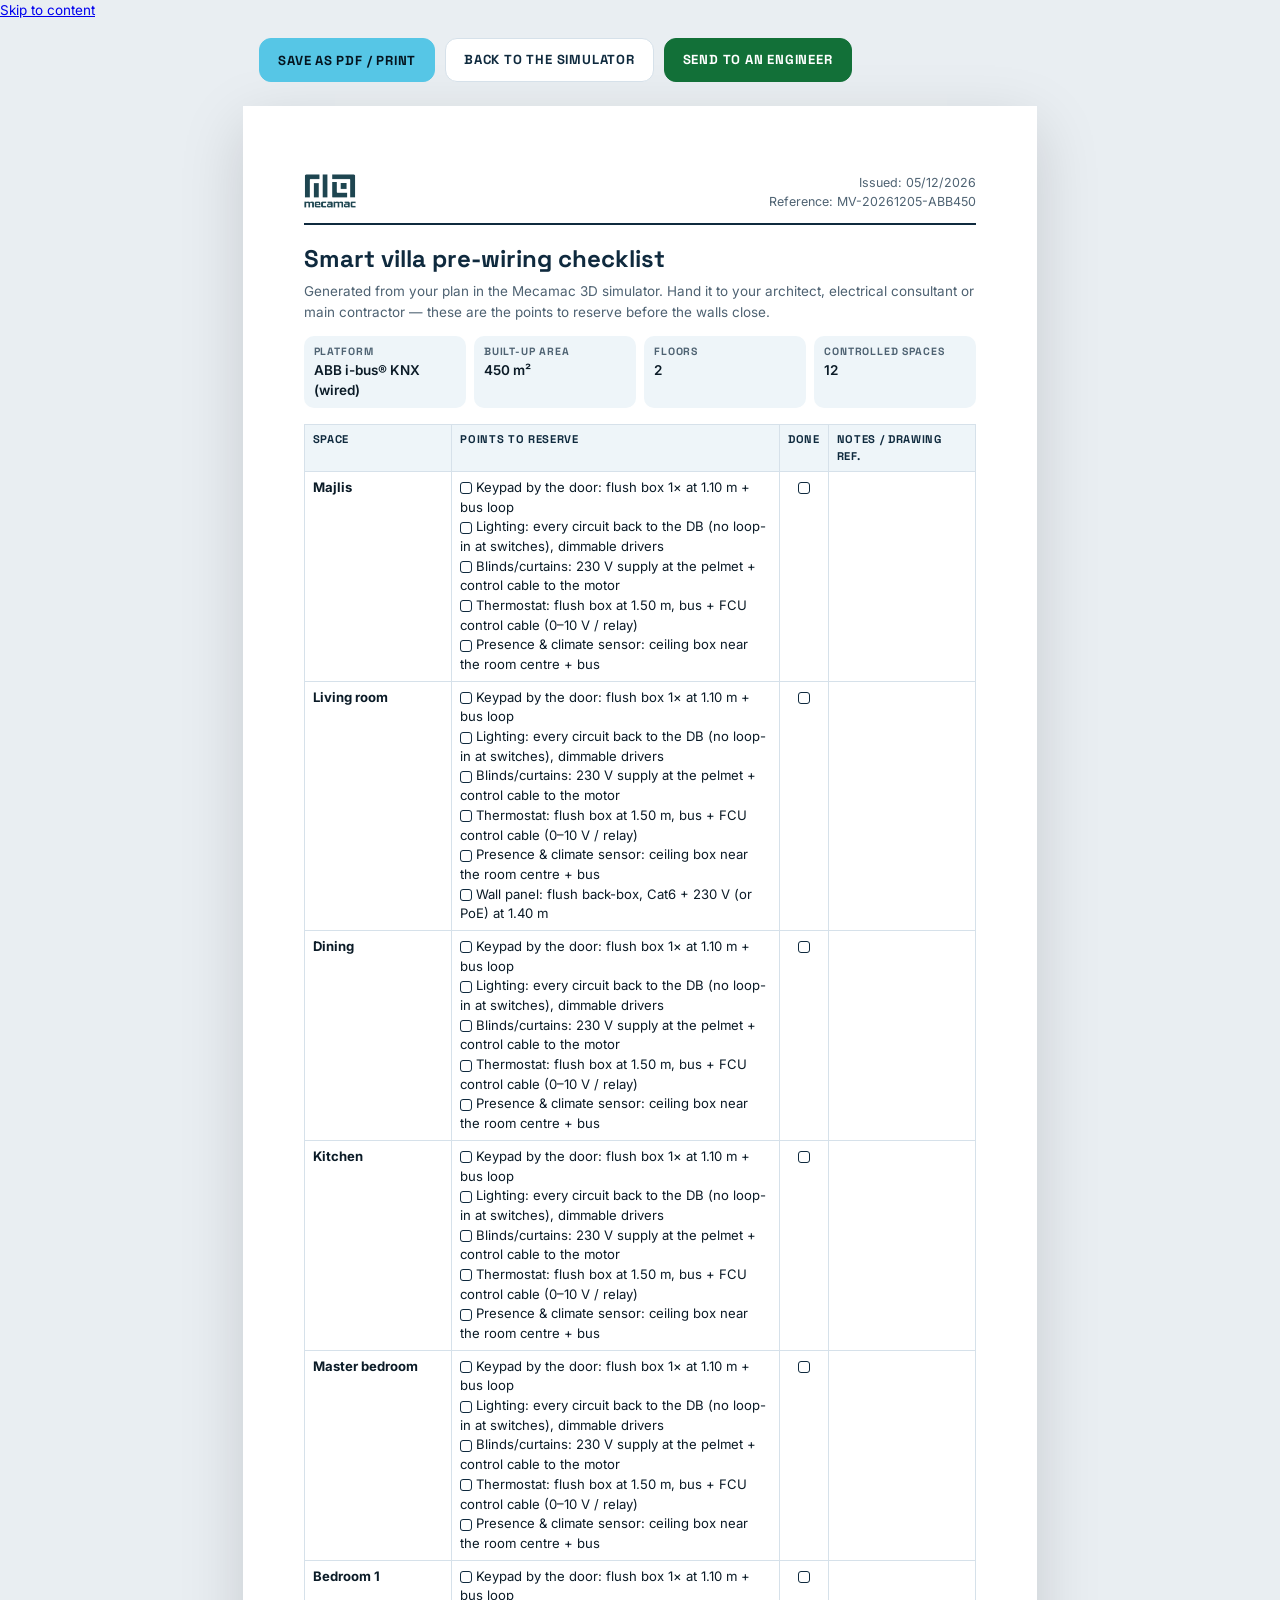
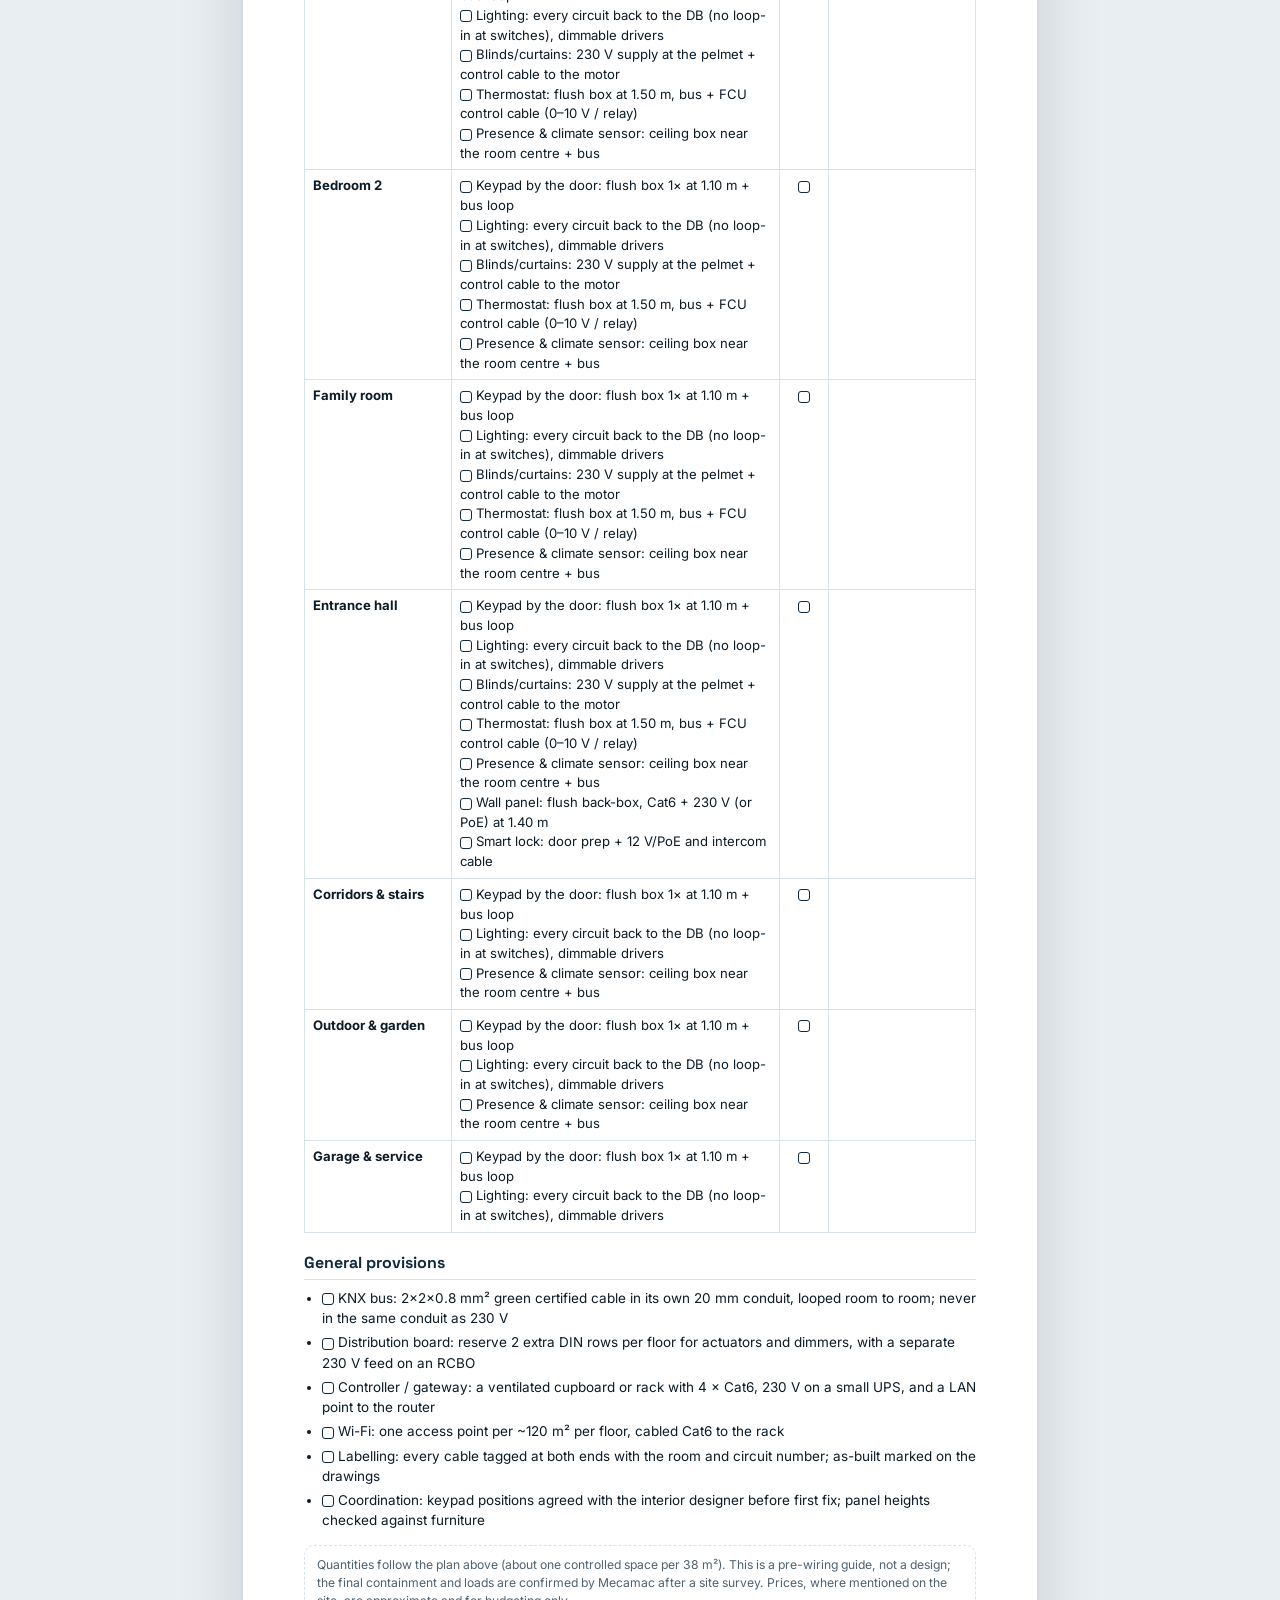
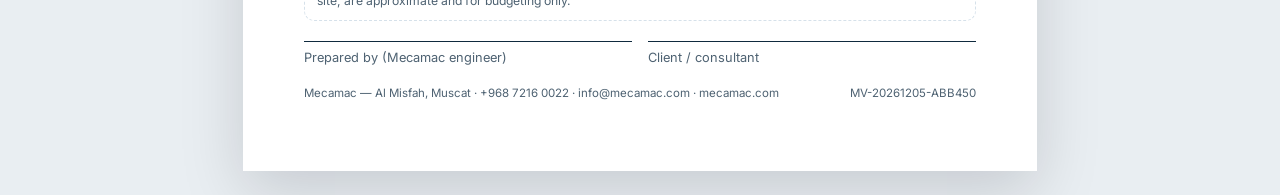
<file: smart-villa/checklist.html>
<!DOCTYPE html>
<html lang="en">
<head>
<meta charset="utf-8"/>
<meta content="width=device-width, initial-scale=1" name="viewport"/>
<!-- permanent — print-only sheet, never indexed -->
<meta content="noindex, follow" name="robots"/>
<meta content="A printable pre-wiring checklist for a smart villa in Oman — boxes, containment and cable types room by room, generated from the Mecamac 3D simulator." name="description"/>
<title>Smart villa pre-wiring checklist — Mecamac</title>
<link href="../assets/img/logo-navy.png" rel="icon" type="image/png"/>
<link href="https://fonts.googleapis.com/css2?family=Inter:wght@400;600;700&amp;family=Space+Grotesk:wght@600;700&amp;family=IBM+Plex+Sans+Arabic:wght@400;500;600;700&amp;display=swap" rel="stylesheet"/>
<style>
:root{--navy:#0F2A3E;--navy-deep:#04141F;--cyan:#56C6E6;--cyan-dim:#2E7C97;--ink:#0B1B27;--soft:#4E6272;--line:#D6E1EA;--tint:#EEF5F9;--ff:Inter,"IBM Plex Sans Arabic",system-ui,sans-serif;--ffd:"Space Grotesk","IBM Plex Sans Arabic",Inter,sans-serif}
*{box-sizing:border-box}
html{background:#e9eef2}
body{margin:0;font-family:var(--ff);color:var(--ink);line-height:1.5;font-size:13.5px}
html[dir=rtl] body{font-family:"IBM Plex Sans Arabic",Inter,sans-serif}
.sheet{background:#fff;max-width:210mm;margin:24px auto;padding:18mm 16mm;box-shadow:0 20px 60px rgba(0,10,20,.15)}
.tools{max-width:210mm;margin:18px auto 0;display:flex;flex-wrap:wrap;gap:10px;padding:0 16px}
.btn{display:inline-flex;align-items:center;gap:8px;padding:11px 18px;border-radius:12px;font-family:var(--ffd);font-weight:700;font-size:.82rem;letter-spacing:.06em;text-transform:uppercase;text-decoration:none;cursor:pointer;border:1px solid var(--line);background:#fff;color:var(--navy)}
html[dir=rtl] .btn{letter-spacing:0;text-transform:none;font-size:.92rem}
.btn.primary{background:var(--cyan);border-color:var(--cyan);color:var(--navy-deep)}
.btn.wa{background:#127038;border-color:#127038;color:#fff}
header.top{display:flex;justify-content:space-between;align-items:flex-start;gap:16px;border-bottom:2px solid var(--navy);padding-bottom:12px;margin-bottom:16px}
header.top img{height:34px}
header.top .meta{text-align:end;font-size:.78rem;color:var(--soft)}
h1{font-family:var(--ffd);font-size:1.5rem;margin:0 0 4px;color:var(--navy)}
.sub{color:var(--soft);margin:0 0 14px}
.plan{display:grid;grid-template-columns:repeat(4,1fr);gap:8px;margin:0 0 16px}
.plan div{background:var(--tint);border-radius:10px;padding:8px 10px}
.plan b{display:block;font-size:.66rem;letter-spacing:.08em;text-transform:uppercase;color:var(--soft);font-family:var(--ffd)}
html[dir=rtl] .plan b{letter-spacing:0;text-transform:none;font-size:.76rem}
.plan span{font-weight:600}
h2{font-family:var(--ffd);font-size:1rem;margin:18px 0 8px;color:var(--navy);border-bottom:1px solid var(--line);padding-bottom:4px}
table{width:100%;border-collapse:collapse;font-size:.82rem}
th,td{border:1px solid var(--line);padding:6px 8px;text-align:start;vertical-align:top}
th{background:var(--tint);font-family:var(--ffd);font-size:.7rem;letter-spacing:.06em;text-transform:uppercase;color:var(--navy)}
html[dir=rtl] th{letter-spacing:0;text-transform:none;font-size:.8rem}
td.c{text-align:center;width:28px}
.box{display:inline-block;width:12px;height:12px;border:1.5px solid var(--navy);border-radius:3px;vertical-align:middle}
ul.gen{margin:0;padding-inline-start:18px}
ul.gen li{margin-bottom:4px}
.note{margin-top:14px;padding:10px 12px;border:1px dashed var(--line);border-radius:10px;font-size:.76rem;color:var(--soft)}
.sig{display:grid;grid-template-columns:1fr 1fr;gap:16px;margin-top:20px;font-size:.8rem}
.sig div{border-top:1px solid var(--navy);padding-top:6px;color:var(--soft)}
footer.foot{margin-top:18px;font-size:.72rem;color:var(--soft);display:flex;justify-content:space-between;gap:10px;flex-wrap:wrap}
@media print{html{background:#fff}.sheet{box-shadow:none;margin:0;padding:12mm 12mm;max-width:none}.tools{display:none}@page{size:A4;margin:8mm}tr{break-inside:avoid}h2{break-after:avoid}}
@media (max-width:640px){.plan{grid-template-columns:1fr 1fr}.sheet{padding:18px 16px;margin:12px}}
</style>
<meta content="#04141F" name="theme-color"/>
<meta content="website" property="og:type"/>
<meta content="Smart villa pre-wiring checklist — Mecamac" property="og:title"/>
<meta content="A printable pre-wiring checklist for a smart villa in Oman — boxes, containment and cable types room by room, generated from the Mecamac 3D simulator." property="og:description"/>
<meta content="en_OM" property="og:locale"/>
<meta content="https://www.mecamac.com/smart-villa/checklist.html" property="og:url"/>
<meta content="https://www.mecamac.com/assets/img/og-cover.jpg" property="og:image"/>
<meta content="1200" property="og:image:width"/>
<meta content="630" property="og:image:height"/>
<meta content="summary_large_image" name="twitter:card"/>
</head>
<body>
<a class="skip-link" href="#sheet">Skip to content</a>
<div class="tools" id="tools"></div>
<main class="sheet" id="sheet" tabindex="-1"></main>
<script>
(function () {
  var q = new URLSearchParams(location.search);
  var lang = q.get('lang') === 'ar' ? 'ar' : (q.get('lang') === 'en' ? 'en' : (function () { try { return localStorage.getItem('mecamac-lang') === 'ar' ? 'ar' : 'en'; } catch (e) { return 'en'; } })());
  document.documentElement.lang = lang; document.documentElement.dir = lang === 'ar' ? 'rtl' : 'ltr';
  if (lang === 'ar') { var sk = document.querySelector('.skip-link'); if (sk) sk.textContent = 'تخطَّ إلى المحتوى'; }
  var brand = ['abb', 'lifesmart'].indexOf(q.get('brand')) >= 0 ? q.get('brand') : 'abb';
  var size = Math.max(120, Math.min(3000, parseInt(q.get('size'), 10) || 450)), floors = Math.max(1, Math.min(3, parseInt(q.get('floors'), 10) || 2));
  var f = {}; (q.get('f') || 'lighting,blinds,ac,access').split(',').forEach(function (k) { f[k] = true; });
  var wired = brand === 'abb';
  var n = Math.max(4, Math.round(size / 38));
  var T = {
    en: { title: 'Smart villa pre-wiring checklist', sub: 'Generated from your plan in the Mecamac 3D simulator. Hand it to your architect, electrical consultant or main contractor — these are the points to reserve before the walls close.',
      brand: { abb: 'ABB i-bus® KNX (wired)', lifesmart: 'LifeSmart CoSS (wireless)' }, platform: 'Platform', area: 'Built-up area', floorsL: 'Floors', spaces: 'Controlled spaces',
      date: 'Issued', ref: 'Reference', print: 'Save as PDF / Print', back: 'Back to the simulator', wa: 'Send to an engineer',
      rooms: ['Majlis', 'Living room', 'Dining', 'Kitchen', 'Master bedroom', 'Bedroom', 'Family room', 'Study', 'Entrance hall', 'Corridors & stairs', 'Outdoor & garden', 'Garage & service'],
      h_room: 'Space', h_pts: 'Points to reserve', h_done: 'Done', h_notes: 'Notes / drawing ref.',
      pts: { keypad: wired ? 'Keypad by the door: flush box 1× at 1.10 m + bus loop' : 'Switch by the door: standard flush box, neutral + live at every switch point',
             light: wired ? 'Lighting: every circuit back to the DB (no loop-in at switches), dimmable drivers' : 'Lighting: neutral present at every switch, dimmable drivers',
             blind: 'Blinds/curtains: 230 V supply at the pelmet + control cable to the motor', ac: wired ? 'Thermostat: flush box at 1.50 m, bus + FCU control cable (0–10 V / relay)' : 'Thermostat: flush box at 1.50 m with neutral; FCU interface at the unit',
             sensor: 'Presence & climate sensor: ceiling box near the room centre' + (wired ? ' + bus' : ''), panel: 'Wall panel: flush back-box, Cat6 + 230 V (or PoE) at 1.40 m', lock: 'Smart lock: door prep + 12 V/PoE and intercom cable', cam: 'Camera: Cat6 to the entrance / driveway / rear', audio: 'Audio: speaker cable pair + Cat6 to the amplifier location', irr: 'Irrigation: 24 V valves cabled to the controller position, Wi-Fi/LAN present' },
      gen: 'General provisions', genList: [
        wired ? 'KNX bus: 2×2×0.8 mm² green certified cable in its own 20 mm conduit, looped room to room; never in the same conduit as 230 V' : 'Wireless mesh: keep a metal-free path between rooms; add a repeater per floor and outbuilding',
        'Distribution board: reserve ' + Math.max(2, Math.round(n / 5)) + ' extra DIN rows per floor for actuators and dimmers, with a separate 230 V feed on an RCBO',
        'Controller / gateway: a ventilated cupboard or rack with 4 × Cat6, 230 V on a small UPS, and a LAN point to the router',
        'Wi-Fi: one access point per ~120 m² per floor, cabled Cat6 to the rack',
        'Labelling: every cable tagged at both ends with the room and circuit number; as-built marked on the drawings',
        'Coordination: keypad positions agreed with the interior designer before first fix; panel heights checked against furniture'],
      sign: ['Prepared by (Mecamac engineer)', 'Client / consultant'], note: 'Quantities follow the plan above (about one controlled space per 38 m²). This is a pre-wiring guide, not a design; the final containment and loads are confirmed by Mecamac after a site survey. Prices, where mentioned on the site, are approximate and for budgeting only.',
      foot: 'Mecamac — Al Misfah, Muscat · +968 7216 0022 · info@mecamac.com · mecamac.com', waMsg: 'Hello Mecamac, here is my pre-wiring checklist from the simulator:' },
    ar: { title: 'قائمة تجهيز التمديدات للفيلا الذكية', sub: 'مُولَّدة من خطتك في محاكي ميكاماك ثلاثي الأبعاد. سلّمها للمهندس المعماري أو استشاري الكهرباء أو المقاول الرئيسي — هذه النقاط التي يجب حجزها قبل إغلاق الجدران.',
      brand: { abb: 'ABB i-bus® KNX (سلكي)', lifesmart: 'LifeSmart CoSS (لاسلكي)' }, platform: 'المنصة', area: 'المساحة المبنية', floorsL: 'الطوابق', spaces: 'المساحات المتحكَّم بها',
      date: 'تاريخ الإصدار', ref: 'المرجع', print: 'احفظ PDF / اطبع', back: 'رجوع إلى المحاكي', wa: 'أرسل لمهندس',
      rooms: ['المجلس', 'غرفة المعيشة', 'الطعام', 'المطبخ', 'غرفة النوم الرئيسية', 'غرفة نوم', 'غرفة العائلة', 'المكتب', 'المدخل', 'الممرات والدرج', 'الخارج والحديقة', 'الكراج والخدمات'],
      h_room: 'المساحة', h_pts: 'النقاط المطلوب حجزها', h_done: 'تم', h_notes: 'ملاحظات / مرجع المخطط',
      pts: { keypad: wired ? 'مفتاح بجانب الباب: علبة مدفونة 1× على ارتفاع 1.10 م + حلقة ناقل' : 'مفتاح بجانب الباب: علبة مدفونة عادية، محايد + فاز عند كل نقطة مفتاح',
             light: wired ? 'الإنارة: كل دائرة ترجع للوحة التوزيع (بدون تمرير عند المفاتيح)، محركات قابلة للتعتيم' : 'الإنارة: محايد عند كل مفتاح، محركات قابلة للتعتيم',
             blind: 'الستائر: تغذية 230 فولت عند الصندوق العلوي + كابل تحكم للموتور', ac: wired ? 'الثيرموستات: علبة مدفونة على 1.50 م، ناقل + كابل تحكم للـ FCU (0–10 فولت / ريليه)' : 'الثيرموستات: علبة مدفونة على 1.50 م مع محايد؛ واجهة FCU عند الوحدة',
             sensor: 'مستشعر الحضور والمناخ: علبة سقفية قرب منتصف الغرفة' + (wired ? ' + ناقل' : ''), panel: 'الشاشة الحائطية: علبة خلفية مدفونة، Cat6 + 230 فولت (أو PoE) على 1.40 م', lock: 'القفل الذكي: تجهيز الباب + 12 فولت/PoE وكابل الإنتركم', cam: 'كاميرا: Cat6 إلى المدخل / الممر / الخلف', audio: 'الصوت: زوج كابل سماعات + Cat6 إلى موقع المضخّم', irr: 'الري: صمامات 24 فولت مكبّلة إلى موقع وحدة التحكم، مع Wi-Fi/LAN' },
      gen: 'تجهيزات عامة', genList: [
        wired ? 'ناقل KNX: كابل أخضر معتمد 2×2×0.8 مم² في مواسير 20 مم خاصة به، يمرّ من غرفة إلى غرفة؛ لا يوضع أبداً في نفس الماسورة مع 230 فولت' : 'الشبكة اللاسلكية: مسار خالٍ من المعادن بين الغرف؛ مكرّر لكل طابق وملحق خارجي',
        'لوحة التوزيع: احجز ' + Math.max(2, Math.round(n / 5)) + ' صفوف DIN إضافية لكل طابق للمشغّلات والمعتّمات، مع تغذية 230 فولت منفصلة على RCBO',
        'وحدة التحكم / البوابة: خزانة أو راك مهوّى مع 4 × Cat6، و230 فولت على UPS صغير، ونقطة LAN إلى الراوتر',
        'Wi-Fi: نقطة وصول لكل ~120 م² في كل طابق، مكبّلة Cat6 إلى الراك',
        'الترميز: كل كابل موسوم من الطرفين برقم الغرفة والدائرة؛ وتوثيق «كما نُفِّذ» على المخططات',
        'التنسيق: مواقع المفاتيح تُعتمد مع مصمم الديكور قبل التمديد الأول؛ وارتفاعات الشاشات تُراجع مع الأثاث'],
      sign: ['أعدّه (مهندس ميكاماك)', 'العميل / الاستشاري'], note: 'الكميات تتبع الخطة أعلاه (نحو مساحة متحكَّم بها لكل 38 م²). هذا دليل تجهيز تمديدات وليس تصميماً؛ التمديدات والأحمال النهائية تؤكدها ميكاماك بعد معاينة الموقع. الأسعار، حيث ذُكرت في الموقع، تقريبية ولتقدير الميزانية فقط.',
      foot: 'ميكاماك — المسفاة، مسقط · +968 7216 0022 · info@mecamac.com · mecamac.com', waMsg: 'مرحباً ميكاماك، هذه قائمة تجهيز التمديدات من المحاكي:' }
  };
  var t = T[lang], num = function (x) { try { return new Intl.NumberFormat(lang === 'ar' ? 'ar-EG' : 'en-GB').format(x); } catch (e) { return String(x); } };
  // room list sized to the plan: fixed rooms + extra bedrooms
  var rooms = [];
  var base = [0, 1, 2, 3, 4, 6, 8, 9, 10, 11];               // indexes into t.rooms
  var beds = Math.max(1, n - base.length - (size > 600 ? 1 : 0));
  base.forEach(function (i) { rooms.push(t.rooms[i]); });
  if (size > 600) rooms.splice(7, 0, t.rooms[7]);           // study
  for (var i = 1; i <= Math.min(beds, 8); i++) rooms.splice(5 + i - 1, 0, t.rooms[5] + ' ' + num(i));
  function ptsFor(room, idx) {
    var p = [t.pts.keypad];
    if (f.lighting) p.push(t.pts.light);
    var outdoor = idx >= rooms.length - 2, entrance = room === t.rooms[8], service = room === t.rooms[11];
    if (f.blinds && !outdoor && !service && room !== t.rooms[9]) p.push(t.pts.blind);
    if (f.ac && !outdoor && room !== t.rooms[9]) p.push(t.pts.ac);
    if (!service) p.push(t.pts.sensor);
    if (entrance) { p.push(t.pts.panel); if (f.access) p.push(t.pts.lock); }
    if (room === t.rooms[1] && floors > 1) p.push(t.pts.panel);
    if (f.cameras && (entrance || outdoor)) p.push(t.pts.cam);
    if (f.audio && (room === t.rooms[0] || room === t.rooms[1] || room === t.rooms[4] || room === t.rooms[6])) p.push(t.pts.audio);
    if (f.irrigation && room === t.rooms[10]) p.push(t.pts.irr);
    return p;
  }
  var today = new Date(), ref = 'MV-' + today.getFullYear() + String(today.getMonth() + 1).padStart(2, '0') + String(today.getDate()).padStart(2, '0') + '-' + brand.toUpperCase().slice(0, 3) + size;
  var feats = Object.keys(f).join(', ');
  var wa = 'https://wa.me/96872160022?text=' + encodeURIComponent([t.waMsg, '', t.platform + ': ' + t.brand[brand], t.area + ': ' + size + ' m² · ' + t.floorsL + ': ' + floors, t.spaces + ': ' + n, t.ref + ': ' + ref, location.href].join('\n'));
  document.getElementById('tools').innerHTML = '<button class="btn primary" onclick="window.print()">' + t.print + '</button><a class="btn" href="index.html">' + t.back + '</a><a class="btn wa" href="' + wa + '" target="_blank" rel="noopener">' + t.wa + '</a>';
  var html = '<header class="top"><img src="../assets/img/logo-cyan.png" alt="Mecamac" style="height:34px;filter:brightness(.35)"/><div class="meta">' + t.date + ': ' + today.toLocaleDateString(lang === 'ar' ? 'ar-OM' : 'en-GB') + '<br/>' + t.ref + ': ' + ref + '</div></header>' +
    '<h1>' + t.title + '</h1><p class="sub">' + t.sub + '</p>' +
    '<div class="plan"><div><b>' + t.platform + '</b><span>' + t.brand[brand] + '</span></div><div><b>' + t.area + '</b><span>' + num(size) + ' m²</span></div><div><b>' + t.floorsL + '</b><span>' + num(floors) + '</span></div><div><b>' + t.spaces + '</b><span>' + num(n) + '</span></div></div>' +
    '<table><thead><tr><th style="width:22%">' + t.h_room + '</th><th>' + t.h_pts + '</th><th style="width:36px">' + t.h_done + '</th><th style="width:22%">' + t.h_notes + '</th></tr></thead><tbody>' +
    rooms.map(function (r, i) { return '<tr><td><strong>' + r + '</strong></td><td>' + ptsFor(r, i).map(function (p) { return '<div><span class="box"></span> ' + p + '</div>'; }).join('') + '</td><td class="c"><span class="box"></span></td><td></td></tr>'; }).join('') +
    '</tbody></table>' +
    '<h2>' + t.gen + '</h2><ul class="gen">' + t.genList.map(function (g) { return '<li><span class="box"></span> ' + g + '</li>'; }).join('') + '</ul>' +
    '<div class="note">' + t.note + '</div>' +
    '<div class="sig"><div>' + t.sign[0] + '</div><div>' + t.sign[1] + '</div></div>' +
    '<footer class="foot"><span>' + t.foot + '</span><span>' + ref + '</span></footer>';
  document.getElementById('sheet').innerHTML = html;
  document.title = t.title + ' — Mecamac';
})();
</script>
</body>
</html>
</file>
<file: assets/css/style.css>
/* ============================================================
   MECAMAC — Official Brand Design System
   Navy #0A1B2A · Cyan #56C6E6 · gradient #00111C → #002E4B
   Display: Rajdhani (squared, matches wordmark) · Body: Inter
   Signature: plexus network motif from brand identity
   ============================================================ */

:root{
  --navy:#0A1B2A;
  --navy-deep:#06121D;
  --navy-2:#0E2436;
  --navy-3:#123049;
  --cyan:#56C6E6;
  --cyan-soft:#9ADDF0;
  --cyan-dim:#276C85;
  --paper:#E7F2FA;
  --card:#FFFFFF;
  --line:#BFDAEC;
  --line-dark:#1C3A52;
  --text:#0F2A3E;
  --text-soft:#41647F;
  --text-inv:#DCEAF2;
  --text-inv-soft:#8FA9BB;

  --ff-display:'Sora',system-ui,sans-serif;
  --ff-body:'Plus Jakarta Sans',system-ui,sans-serif;

  --max:1180px;
  --radius:8px;
  --grad:linear-gradient(160deg,#00111C 0%,#0A1B2A 45%,#002E4B 100%);

  /* surfaces that flip between light and dark themes */
  --tint:#D6EAF7;        /* .section-tint band            */
  --surface-2:#F1F8FC;   /* table row heads               */
  --surface-3:#E0EFF9;   /* certificate / award mats      */
  --surface-4:#F4FAFD;   /* product-shot backing          */
  --ink:#0A1B2A;         /* strong text on light surfaces */
  --shadow:rgba(14,52,84,.13);
}

*{margin:0;padding:0;box-sizing:border-box}
html{scroll-behavior:smooth}
body{
  font-family:var(--ff-body);
  background:var(--paper);
  color:var(--text);
  line-height:1.75;
  font-size:16.5px;
  -webkit-font-smoothing:antialiased;
}
img{max-width:100%;display:block}
a{color:inherit;text-decoration:none}
.wrap{max-width:var(--max);margin:0 auto;padding:0 24px}

/* ---------- Type ---------- */
h1,h2,h3{font-family:var(--ff-display);line-height:1.1;letter-spacing:.01em}
h1{font-size:clamp(2.2rem,4.8vw,3.4rem);font-weight:800;letter-spacing:-.01em}
h2{font-size:clamp(1.6rem,3vw,2.25rem);font-weight:800;letter-spacing:-.01em}
h3{font-size:1.25rem;font-weight:700}
.lead{font-size:1.1rem;color:var(--text-soft);max-width:64ch}
.on-dark .lead,.lead.inv{color:var(--text-inv-soft)}
.eyebrow{
  font-family:var(--ff-display);font-size:.82rem;font-weight:700;
  letter-spacing:.3em;text-transform:uppercase;color:var(--cyan-dim);
  display:flex;align-items:center;gap:12px;
}
.eyebrow::before{content:"";width:8px;height:8px;background:var(--cyan);
  clip-path:polygon(50% 0,100% 50%,50% 100%,0 50%)}
.on-dark .eyebrow{color:var(--cyan)}

/* A returning Arabic visitor: the <head> bootstrap marks the page pending until
   the Arabic table has been applied, so nobody ever sees English text laid out
   right-to-left for the half-second it takes the dictionary to run. i18n.js
   lifts it; the bootstrap has a 3 s safety so the site can never stay blank. */
html.ar-pending body{visibility:hidden}

/* ---------- Header ---------- */
.site-header{
  position:sticky;top:0;z-index:80;
  background:rgba(6,18,29,.9);backdrop-filter:blur(12px);
  border-bottom:1px solid var(--line-dark);
}
.nav{display:flex;align-items:center;justify-content:space-between;height:74px;gap:clamp(18px,2.2vw,40px)}
/* the wordmark is a brand asset: never let flex squeeze it, and never let
   the global img{max-width:100%} clamp it against its own fixed height —
   together those two squashed it by a fifth and pushed it into "HOME" */
.logo{flex:0 0 auto;display:flex;align-items:center}
.logo img{height:40px;width:auto;max-width:none}
.nav-links{display:flex;gap:30px;list-style:none;align-items:center}
.nav-links a{
  font-family:var(--ff-display);font-weight:600;font-size:.98rem;
  letter-spacing:.06em;text-transform:uppercase;color:var(--text-inv-soft);
  transition:color .15s;
}
.nav-links a:hover,.nav-links a[aria-current]{color:var(--cyan)}
.nav-cta{
  background:var(--cyan);color:var(--navy-deep)!important;
  padding:10px 20px;border-radius:var(--radius);
}
.nav-cta:hover{background:var(--cyan-soft)}
.nav-toggle{display:none;background:none;border:0;cursor:pointer;padding:8px}
.nav-toggle span{display:block;width:24px;height:2px;background:var(--cyan);margin:5px 0}

/* ---------- Hero ---------- */
.hero{background:var(--grad);color:var(--text-inv);position:relative;overflow:hidden}
.hero::before{ /* plexus field */
  content:"";position:absolute;inset:0;
  background-image:radial-gradient(circle at 85% 70%, rgba(86,198,230,.14) 0, transparent 40%),
                   radial-gradient(circle at 10% 15%, rgba(86,198,230,.07) 0, transparent 35%);
}
.hero .wrap{position:relative;display:grid;grid-template-columns:1.05fr .95fr;gap:56px;align-items:center;padding-top:92px;padding-bottom:92px}
.hero h1{color:#fff}
.hero h1 em{font-style:normal;color:var(--cyan)}
.hero-badges{display:flex;flex-wrap:wrap;gap:10px;margin-top:28px}
.badge{
  border:1px solid var(--line-dark);border-radius:999px;
  padding:7px 16px;font-family:var(--ff-display);font-size:.8rem;font-weight:600;
  letter-spacing:.12em;text-transform:uppercase;color:var(--cyan-soft);
  background:rgba(86,198,230,.06);
}
.hero-actions{display:flex;gap:14px;margin-top:32px;flex-wrap:wrap}
.btn{
  display:inline-flex;align-items:center;gap:10px;
  padding:14px 28px;border-radius:var(--radius);
  font-family:var(--ff-display);font-weight:700;font-size:1rem;
  letter-spacing:.08em;text-transform:uppercase;
  transition:transform .15s,background .15s,border-color .15s;
}
.btn:hover{transform:translateY(-2px)}
.btn-cyan{background:var(--cyan);color:var(--navy-deep)}
.btn-cyan:hover{background:var(--cyan-soft)}
.btn-ghost{border:1px solid var(--line-dark);color:var(--text-inv);background:transparent}
button.btn{cursor:pointer;border:0;line-height:normal}
button.btn-ghost{border:1px solid var(--line-dark)}
.btn-ghost:hover{border-color:var(--cyan);color:var(--cyan)}
.btn-navy{background:var(--navy);color:#fff}
.btn-navy:hover{background:var(--navy-3)}

.hero-figure{position:relative}
.hero-figure img{border-radius:var(--radius);box-shadow:0 30px 70px rgba(0,10,20,.5)}
.hero-figure::after{ /* cyan corner accent echoing logo geometry */
  content:"";position:absolute;right:-14px;bottom:-14px;width:110px;height:110px;
  border-right:3px solid var(--cyan);border-bottom:3px solid var(--cyan);
  border-radius:0 0 var(--radius) 0;
}

/* plexus svg layer */
.plexus{position:absolute;inset:auto 0 0 auto;width:52%;opacity:.5;pointer-events:none}

/* ---------- Sections ---------- */
.section{padding:92px 0}
.section-dark{background:var(--grad);color:var(--text-inv)}
.section-dark h2{color:#fff}
.section-tint{background:var(--tint)}
.section-head{margin-bottom:48px;display:flex;flex-direction:column;gap:14px;max-width:760px}

/* ---------- Cards ---------- */
.grid{display:grid;gap:24px}
.grid-3{grid-template-columns:repeat(3,1fr)}
.grid-2{grid-template-columns:repeat(2,1fr)}
.grid-4{grid-template-columns:repeat(4,1fr)}
.card{
  background:var(--card);border:1px solid var(--line);
  border-radius:var(--radius);overflow:hidden;
  display:flex;flex-direction:column;
  transition:transform .2s,box-shadow .2s;
}
.card:hover{transform:translateY(-5px);box-shadow:0 18px 44px rgba(10,27,42,.12)}
.card-img{aspect-ratio:16/10;overflow:hidden;background:var(--navy)}
.card-img img{width:100%;height:100%;object-fit:cover;transition:transform .5s}
.card:hover .card-img img{transform:scale(1.05)}
.card-body{padding:26px;display:flex;flex-direction:column;gap:10px;flex:1}
.card .tag{
  font-family:var(--ff-display);font-size:.72rem;font-weight:700;
  letter-spacing:.22em;color:var(--cyan-dim);text-transform:uppercase;
}
.card p{font-size:.95rem;color:var(--text-soft)}
.card .more{margin-top:auto;padding-top:10px;font-family:var(--ff-display);font-weight:700;font-size:.92rem;letter-spacing:.08em;text-transform:uppercase;color:var(--ink)}
.card .more::after{content:" →";color:var(--cyan)}
.card:hover .more{color:var(--cyan-dim)}

.card.dark{background:var(--navy-2);border-color:var(--line-dark)}
.card.dark h3{color:#fff}
.card.dark p{color:var(--text-inv-soft)}
.card.dark .tag{color:var(--cyan)}

/* ---------- Checklist ---------- */
.checks{list-style:none;display:grid;gap:14px}
.checks li{padding-left:32px;position:relative;color:inherit}
.checks li::before{
  content:"";position:absolute;left:0;top:6px;
  width:15px;height:15px;background:var(--cyan);
  clip-path:polygon(14% 44%,0 62%,40% 100%,100% 16%,84% 2%,39% 70%);
}
.on-dark .checks li,.section-dark .checks li{color:var(--text-inv-soft)}
.checks li strong{color:inherit}
.section-dark .checks li strong{color:#fff}

/* ---------- Stats ---------- */
.stats{display:grid;grid-template-columns:repeat(4,1fr);gap:24px}
.stat{border-top:2px solid var(--cyan);padding-top:18px}
.stat b{font-family:var(--ff-display);font-size:2.5rem;font-weight:700;display:block;line-height:1;color:var(--ink)}
.section-dark .stat b{color:#fff}
.stat b i{font-style:normal;color:var(--cyan)}
.stat span{font-size:.88rem;color:var(--text-soft)}
.section-dark .stat span{color:var(--text-inv-soft)}

/* ---------- Brand wall ---------- */
.brand-wall{display:flex;flex-wrap:wrap;gap:12px}
.brand-chip{
  border:1px solid var(--line-dark);border-radius:var(--radius);
  padding:12px 22px;font-family:var(--ff-display);font-weight:700;
  font-size:1rem;letter-spacing:.1em;text-transform:uppercase;color:var(--text-inv-soft);
  background:rgba(86,198,230,.04);
}
.brand-chip.primary{color:var(--cyan);border-color:var(--cyan-dim);background:rgba(86,198,230,.1)}

/* client list */
.client-grid{display:grid;grid-template-columns:repeat(4,1fr);gap:14px 28px}
.client-grid span{font-family:var(--ff-display);font-weight:600;font-size:1rem;letter-spacing:.05em;color:var(--text-inv-soft);text-transform:uppercase;padding:8px 0;border-bottom:1px solid var(--line-dark)}

/* ---------- Split ---------- */
.split{display:grid;grid-template-columns:1fr 1fr;gap:60px;align-items:center}
.split-img img{border-radius:var(--radius);box-shadow:0 22px 50px rgba(10,27,42,.18)}

/* ---------- FAQ ---------- */
details{border-bottom:1px solid var(--line);padding:20px 0}
details summary{
  cursor:pointer;font-family:var(--ff-display);font-weight:700;font-size:1.06rem;
  list-style:none;display:flex;justify-content:space-between;gap:16px;color:var(--ink);
}
details summary::after{content:"+";color:var(--cyan);font-size:1.4rem;line-height:1}
details[open] summary::after{content:"–"}
details p{padding-top:12px;color:var(--text-soft);max-width:72ch}

/* ---------- Sector label / filter ---------- */
.sector-nav{display:flex;flex-wrap:wrap;gap:10px;margin-bottom:44px}
.sector-nav a{
  font-family:var(--ff-display);font-weight:600;font-size:.88rem;
  letter-spacing:.1em;text-transform:uppercase;
  padding:9px 18px;border:1px solid var(--line);border-radius:999px;color:var(--text-soft);
  transition:all .15s;
}
.sector-nav a:hover{border-color:var(--cyan);color:var(--ink)}

/* ---------- CTA band ---------- */
.cta-band{background:var(--grad);color:#fff;text-align:center;position:relative;overflow:hidden}
.cta-band::before{content:"";position:absolute;inset:0;background-image:radial-gradient(circle at 80% 30%, rgba(86,198,230,.15) 0, transparent 45%)}
.cta-band .wrap{position:relative;padding-top:80px;padding-bottom:80px;display:flex;flex-direction:column;align-items:center;gap:18px}
.cta-band p{color:var(--text-inv-soft);max-width:58ch}

/* ---------- Footer ---------- */
.site-footer{background:var(--navy-deep);color:var(--text-inv-soft);font-size:.93rem;border-top:1px solid var(--line-dark)}
.site-footer .wrap{padding-top:68px;padding-bottom:36px}
.footer-grid{display:grid;grid-template-columns:1.5fr 1fr 1fr 1.3fr;gap:40px;margin-bottom:48px}
.footer-grid img{height:36px;width:auto;margin-bottom:16px}
.skip-link{position:absolute;left:12px;top:-60px;z-index:200;background:var(--navy,#04141F);color:#fff;padding:12px 18px;border-radius:0 0 10px 10px;font-family:var(--ff-display);font-weight:700;font-size:.9rem;text-decoration:none;transition:top .18s ease}
.skip-link:focus{top:0;outline:2px solid var(--cyan,#56C6E6);outline-offset:2px}
main:focus{outline:none}
html[dir="rtl"] .skip-link{left:auto;right:12px}
.sr-only{position:absolute!important;width:1px;height:1px;padding:0;margin:-1px;overflow:hidden;clip:rect(0 0 0 0);clip-path:inset(50%);white-space:nowrap;border:0}
/* WCAG 2.2 target size: stacked footer links need 24 px of height or spacing */
.site-footer li a{display:inline-block;padding-block:4px}
.site-footer .foot-tels a{padding-block:4px}
.site-footer h4,.site-footer .foot-h{font-family:var(--ff-display);color:#fff;font-size:.9rem;letter-spacing:.22em;text-transform:uppercase;margin-bottom:16px}
.site-footer ul{list-style:none;display:grid;gap:10px}
.site-footer a:hover{color:var(--cyan)}
.footer-bottom{border-top:1px solid var(--line-dark);padding-top:24px;display:flex;justify-content:space-between;gap:16px;flex-wrap:wrap;font-size:.8rem;color:#5E7789}
.footer-cities{font-family:var(--ff-display);letter-spacing:.2em;text-transform:uppercase}

/* ---------- Breadcrumb ---------- */
.crumbs{font-size:.82rem;color:var(--text-inv-soft);letter-spacing:.05em}
.crumbs a:hover{color:var(--cyan)}

/* ---------- WhatsApp float ---------- */
.wa-float{
  position:fixed;right:22px;bottom:22px;z-index:90;
  width:56px;height:56px;border-radius:50%;
  background:#25D366;display:flex;align-items:center;justify-content:center;
  box-shadow:0 12px 28px rgba(0,0,0,.28);transition:transform .15s;
}
.wa-float:hover{transform:scale(1.08)}
.wa-float svg{width:30px;height:30px;fill:#fff}

/* ---------- Motion & a11y ---------- */
:focus-visible{outline:2px solid var(--cyan);outline-offset:3px}
.reveal{opacity:0;transform:translateY(20px);transition:opacity .6s ease,transform .6s ease}
.reveal.in{opacity:1;transform:none}
@media (prefers-reduced-motion:reduce){
  .reveal{opacity:1;transform:none;transition:none}
  html{scroll-behavior:auto}
  .card:hover .card-img img{transform:none}
}

/* ---------- Responsive ---------- */
@media (max-width:1000px){
  .hero .wrap{grid-template-columns:1fr;padding-top:64px;padding-bottom:64px}
  .grid-3,.grid-4{grid-template-columns:repeat(2,1fr)}
  .split{grid-template-columns:1fr;gap:40px}
  .footer-grid{grid-template-columns:1fr 1fr}
  .stats{grid-template-columns:repeat(2,1fr)}
  .client-grid{grid-template-columns:repeat(2,1fr)}
}
@media (max-width:680px){
  .grid-2,.grid-3,.grid-4{grid-template-columns:1fr}
  .section{padding:64px 0}
}

/* ============================================================
   v2 additions — animations, slideshow, logos, filters, contact
   ============================================================ */

/* No-JS fallback: content always visible unless JS enables animation */
.reveal{opacity:1;transform:none}
.js .reveal{opacity:0;transform:translateY(20px);transition:opacity .6s ease,transform .6s ease}
.js .reveal.in{opacity:1;transform:none}
/* Reduced motion: content must never depend on the reveal animation.
   Needs .js specificity to beat the .js .reveal rule above. */
@media (prefers-reduced-motion:reduce){
  .js .reveal,.js .reveal.in{opacity:1;transform:none;transition:none}
}

/* ---------- Ken Burns hero slideshow ---------- */
.hero-slides{position:absolute;inset:0;overflow:hidden}
.hero-slides .slide{
  position:absolute;inset:0;opacity:0;transition:opacity 1.6s ease;
}
.hero-slides .slide img{width:100%;height:100%;object-fit:cover}
.js .hero-slides .slide.active{opacity:1}
.js .hero-slides .slide.active img{animation:kenburns 9s ease-out forwards}
.hero-slides::after{
  content:"";position:absolute;inset:0;
  background:linear-gradient(100deg,rgba(3,14,23,.95) 0%,rgba(6,19,30,.86) 45%,rgba(0,32,52,.55) 100%);
}
@keyframes kenburns{
  from{transform:scale(1.04) translate(0,0)}
  to{transform:scale(1.16) translate(-1.5%,-1%)}
}
.hero.has-slides .wrap{position:relative;z-index:2}
.hero-dots{display:flex;gap:8px;margin-top:34px}
.hero-dots button{
  width:26px;height:3px;border:0;background:rgba(154,221,240,.3);cursor:pointer;
  transition:background .3s;padding:0;
}
.hero-dots button.active{background:var(--cyan)}
@media (prefers-reduced-motion:reduce){
  .js .hero-slides .slide.active img{animation:none}
}

/* ---------- Logo wall / marquee ---------- */
.logo-chip{
  background:var(--card);border:1px solid var(--line);border-radius:var(--radius);
  display:flex;align-items:center;justify-content:center;
  padding:20px 26px;height:92px;transition:box-shadow .2s,transform .2s;
}
.logo-chip:hover{box-shadow:0 10px 26px rgba(10,27,42,.16);transform:translateY(-3px)}
.logo-chip img{max-height:44px;max-width:150px;width:auto;object-fit:contain}
.logo-chip.lg{height:104px}
.logo-chip.lg img{max-height:56px;max-width:180px}
.brand-grid{display:grid;grid-template-columns:repeat(6,1fr);gap:16px}
.eco-grid{display:grid;grid-template-columns:repeat(6,1fr);gap:12px}
.eco-grid .logo-chip{height:74px;padding:14px 18px}
.eco-grid .logo-chip img{max-height:30px;max-width:120px}

.marquee{overflow:hidden;position:relative;mask-image:linear-gradient(90deg,transparent,#000 8%,#000 92%,transparent)}
.marquee-track{display:flex;gap:14px;width:max-content}
.js .marquee-track{animation:marquee 36s linear infinite}
.marquee:hover .marquee-track{animation-play-state:paused}
@keyframes marquee{from{transform:translateX(0)}to{transform:translateX(-50%)}}
@media (prefers-reduced-motion:reduce){.js .marquee-track{animation:none}}

/* ---------- Filter tabs ---------- */
.filter-nav{display:flex;flex-wrap:wrap;gap:10px;margin-bottom:40px}
.filter-nav button{
  font-family:var(--ff-display);font-weight:600;font-size:.88rem;
  letter-spacing:.1em;text-transform:uppercase;cursor:pointer;
  padding:10px 20px;border:1px solid var(--line);border-radius:999px;
  color:var(--text-soft);background:transparent;transition:all .2s;
}
.filter-nav button:hover{border-color:var(--cyan);color:var(--ink)}
.filter-nav button.active{background:var(--navy);border-color:var(--navy);color:var(--cyan)}
.section-dark .filter-nav button{border-color:var(--line-dark);color:var(--text-inv-soft)}
.section-dark .filter-nav button.active{background:var(--cyan);border-color:var(--cyan);color:var(--navy-deep)}
.proj-item.hidden{display:none}

/* ---------- Counter ---------- */
.stat b{font-variant-numeric:tabular-nums}

/* ---------- Comparison table ---------- */
.cmp{width:100%;border-collapse:collapse;background:var(--card);border-radius:var(--radius);overflow:hidden;border:1px solid var(--line);font-size:.94rem}
.cmp th,.cmp td{padding:15px 18px;text-align:left;border-bottom:1px solid var(--line)}
.cmp thead th{background:var(--navy);color:#fff;font-family:var(--ff-display);letter-spacing:.08em;text-transform:uppercase;font-size:.85rem}
.cmp tbody th{font-weight:600;color:var(--ink);width:24%;background:var(--surface-2)}
.cmp td{color:var(--text-soft)}
.cmp tr:last-child th,.cmp tr:last-child td{border-bottom:0}
.table-scroll{overflow-x:auto;position:relative}
/* On a phone the comparison table is wider than the screen. Without an edge
   cue it just reads as text that got cut off, so fade the trailing edge and
   say, once, that it scrolls. */
.table-scroll{
  -webkit-overflow-scrolling:touch;scrollbar-width:thin;
  scroll-snap-type:x proximity;
}
.scroll-wrap{position:relative}
/* the fade sits ON the table, so it has to match the table's own surface,
   not whatever the surrounding section is painted */
.scroll-wrap::after{
  content:"";position:absolute;top:0;bottom:0;inset-inline-end:0;width:56px;
  pointer-events:none;opacity:0;transition:opacity .25s;border-radius:0 var(--radius) var(--radius) 0;
  background:linear-gradient(to left,var(--card) 12%,transparent);
}
html[dir="rtl"] .scroll-wrap::after{
  border-radius:var(--radius) 0 0 var(--radius);
  background:linear-gradient(to right,var(--card) 12%,transparent);
}
.scroll-wrap.can-scroll::after{opacity:1}
.scroll-wrap.at-end::after{opacity:0}
.scroll-hint{
  display:none;align-items:center;gap:7px;margin-top:10px;
  font-family:var(--ff-display);font-weight:600;font-size:.74rem;
  letter-spacing:.12em;text-transform:uppercase;color:var(--cyan-dim);
}
.section-dark .scroll-hint,.on-dark .scroll-hint{color:var(--cyan)}
.scroll-wrap.can-scroll + .scroll-hint{display:flex}
.scroll-hint svg{width:15px;height:15px;fill:none;stroke:currentColor;stroke-width:2;
  animation:hintNudge 1.9s ease-in-out infinite}
html[dir="rtl"] .scroll-hint svg{transform:scaleX(-1)}
@keyframes hintNudge{0%,100%{transform:translateX(0)}50%{transform:translateX(4px)}}
html[dir="rtl"] .scroll-hint svg{animation-name:hintNudgeR}
@keyframes hintNudgeR{0%,100%{transform:scaleX(-1) translateX(0)}50%{transform:scaleX(-1) translateX(4px)}}
@media (prefers-reduced-motion:reduce){ .scroll-hint svg{animation:none} }

/* ---------- Process steps ---------- */
.steps{display:grid;grid-template-columns:repeat(5,1fr);gap:0;position:relative}
.steps--4{grid-template-columns:repeat(4,1fr)} /* four-step variant — the phone/tablet rules below still collapse it */
.steps::before{content:"";position:absolute;top:26px;left:8%;right:8%;height:2px;background:var(--line-dark)}
.step{position:relative;text-align:center;padding:0 12px}
.step .dot{
  width:54px;height:54px;border-radius:50%;margin:0 auto 14px;position:relative;z-index:1;
  background:var(--navy-2);border:2px solid var(--cyan-dim);
  display:flex;align-items:center;justify-content:center;
  font-family:var(--ff-display);font-weight:700;font-size:1.1rem;color:var(--cyan);
}
.step h3{font-size:1rem;color:var(--ink);letter-spacing:.06em;text-transform:uppercase}
.on-dark .step h3,.section-dark .step h3{color:#fff}
/* the connector line and dots also assumed a dark backdrop */
.steps::before{background:var(--line)}
.on-dark .steps::before,.section-dark .steps::before{background:var(--line-dark)}
.step .dot{background:var(--card);border-color:var(--cyan-dim);color:var(--cyan-dim)}
.on-dark .step .dot,.section-dark .step .dot{background:var(--navy-2);border-color:var(--cyan-dim);color:var(--cyan)}
.step p{font-size:.85rem;color:var(--text-soft);margin-top:6px}
.on-dark .step p,.section-dark .step p{color:var(--text-inv-soft)}

/* ---------- Audience cards ---------- */
.aud-card{border-top:3px solid var(--cyan)}

/* ---------- Stakeholders ---------- */
.stake-card{align-items:flex-start}
.stake-card .logo-box{
  background:var(--card);border:1px solid var(--line);border-radius:var(--radius);width:100%;height:120px;
  display:flex;align-items:center;justify-content:center;padding:22px;
}
.stake-card .logo-box img{max-height:70px;max-width:200px;object-fit:contain}

/* ---------- Contact page ---------- */
.contact-grid{display:grid;grid-template-columns:1.1fr .9fr;gap:56px;align-items:start}
.contact-cards{display:grid;gap:16px}
.contact-card{
  display:flex;gap:18px;align-items:flex-start;
  background:var(--card);border:1px solid var(--line);border-radius:var(--radius);padding:22px 24px;
}
.contact-card .ico{
  width:46px;height:46px;flex:0 0 46px;border-radius:var(--radius);
  background:var(--navy);color:var(--cyan);display:flex;align-items:center;justify-content:center;
}
.contact-card .ico svg{width:22px;height:22px;stroke:currentColor;fill:none;stroke-width:2;stroke-linecap:round;stroke-linejoin:round}
.contact-card h3{font-size:1.02rem}
.contact-card p,.contact-card a{color:var(--text-soft);font-size:.95rem}
.contact-card a:hover{color:var(--cyan-dim)}
.map-frame{border:1px solid var(--line);border-radius:var(--radius);overflow:hidden;box-shadow:0 18px 44px rgba(10,27,42,.12)}
.map-frame iframe{display:block;width:100%;height:380px;border:0}

.wa-form{background:var(--navy-2);border:1px solid var(--line-dark);border-radius:var(--radius);padding:30px}
.wa-form h3{color:#fff;margin-bottom:6px}
.wa-form p{color:var(--text-inv-soft);font-size:.92rem;margin-bottom:20px}
.wa-form label{display:block;font-family:var(--ff-display);font-weight:600;font-size:.8rem;letter-spacing:.14em;text-transform:uppercase;color:var(--cyan-soft);margin:14px 0 6px}
.wa-form input,.wa-form select,.wa-form textarea{
  width:100%;padding:12px 14px;border-radius:6px;border:1px solid var(--line-dark);
  background:var(--navy-deep);color:var(--text-inv);font-family:var(--ff-body);font-size:.95rem;
}
.wa-form input:focus,.wa-form select:focus,.wa-form textarea:focus{outline:2px solid var(--cyan);outline-offset:0;border-color:var(--cyan)}
.wa-form button{margin-top:22px;width:100%;border:0;cursor:pointer}

@media (max-width:1000px){
  .brand-grid{grid-template-columns:repeat(3,1fr)}
  .eco-grid{grid-template-columns:repeat(4,1fr)}
  .steps{grid-template-columns:repeat(2,1fr);gap:26px}
  .steps::before{display:none}
  .contact-grid{grid-template-columns:1fr}
}
@media (max-width:680px){
  .brand-grid{grid-template-columns:repeat(2,1fr)}
  .eco-grid{grid-template-columns:repeat(3,1fr)}
  .steps{grid-template-columns:1fr}
}

/* ============================================================
   v3 — awards, socials, refinements
   ============================================================ */

/* Awards */
.awards-grid{display:grid;grid-template-columns:repeat(4,1fr);gap:18px}
.award{
  background:var(--card);border:1px solid var(--line);border-radius:var(--radius);
  overflow:hidden;transition:transform .2s,box-shadow .2s;
}
.award:hover{transform:translateY(-5px);box-shadow:0 18px 40px rgba(10,27,42,.16)}
.award .award-img{aspect-ratio:3/4;background:var(--surface-3);display:flex;align-items:center;justify-content:center;overflow:hidden}
.award .award-img img{width:100%;height:100%;object-fit:cover}
.award figcaption{padding:14px 16px}
.award figcaption b{font-family:var(--ff-display);font-weight:700;font-size:.95rem;color:var(--ink);display:block}
.award figcaption span{font-size:.8rem;color:var(--text-soft)}

/* Social icons */
.socials{display:flex;gap:12px;margin-top:16px}
.socials a{
  width:42px;height:42px;border-radius:50%;
  display:flex;align-items:center;justify-content:center;
  background:var(--navy);color:var(--cyan);transition:background .2s,transform .15s;
}
.socials a:hover{background:var(--cyan);color:var(--navy-deep);transform:translateY(-2px)}
.socials svg{width:20px;height:20px;fill:currentColor}
.site-footer .socials a{background:var(--navy-2);border:1px solid var(--line-dark)}
.site-footer .socials a:hover{background:var(--cyan);color:var(--navy-deep)}

@media (max-width:1000px){.awards-grid{grid-template-columns:repeat(2,1fr)}}
@media (max-width:680px){.awards-grid{grid-template-columns:1fr 1fr}.award figcaption b{font-size:.85rem}}

/* ============================================================
   v4 — motion & polish
   ============================================================ */

/* Hero entrance sequence */
@keyframes fadeUp{from{opacity:0;transform:translateY(26px)}to{opacity:1;transform:none}}
.js .hero .eyebrow,.js .hero h1,.js .hero .lead,.js .hero .hero-badges,.js .hero .hero-actions,.js .hero .hero-dots,.js .hero .crumbs{
  animation:fadeUp .7s cubic-bezier(.2,.7,.3,1) both;
}
.js .hero .crumbs{animation-delay:.05s}
.js .hero .eyebrow{animation-delay:.1s}
.js .hero h1{animation-delay:.2s}
.js .hero .lead{animation-delay:.32s}
.js .hero .hero-badges{animation-delay:.44s}
.js .hero .hero-actions{animation-delay:.56s}
.js .hero .hero-dots{animation-delay:.68s}
.js .hero-figure{animation:fadeUp .8s .35s cubic-bezier(.2,.7,.3,1) both}

/* Gentle float on hero figure */
@keyframes floaty{0%,100%{transform:translateY(0)}50%{transform:translateY(-10px)}}
.js .hero-figure img{animation:floaty 7s ease-in-out 1.2s infinite}

/* Eyebrow diamond pulse */
@keyframes pulse{0%,100%{transform:scale(1);opacity:1}50%{transform:scale(1.35);opacity:.7}}
.js .eyebrow::before{animation:pulse 2.6s ease-in-out infinite}

/* Section head underline sweep on reveal */
.section-head h2{position:relative;padding-bottom:14px}
.section-head h2::after{
  content:"";position:absolute;left:0;bottom:0;height:3px;width:64px;
  background:linear-gradient(90deg,var(--cyan),transparent);
  transform:scaleX(0);transform-origin:left;transition:transform .8s .2s cubic-bezier(.2,.7,.3,1);
}
.js .section-head.reveal.in h2::after,.no-js .section-head h2::after{transform:scaleX(1)}
html:not(.js) .section-head h2::after{transform:scaleX(1)}

/* Button shine sweep */
.btn-cyan{position:relative;overflow:hidden}
.btn-cyan::after{
  content:"";position:absolute;top:0;left:-80%;width:50%;height:100%;
  background:linear-gradient(105deg,transparent,rgba(255,255,255,.5),transparent);
  transform:skewX(-20deg);transition:left .6s ease;
}
.btn-cyan:hover::after{left:130%}

/* Badge glow */
.badge{transition:border-color .3s,box-shadow .3s}
.badge:hover{border-color:var(--cyan);box-shadow:0 0 18px rgba(86,198,230,.35)}

/* Stat top-line grow */
.stat{position:relative;border-top:0;padding-top:18px}
.stat::before{content:"";position:absolute;top:0;left:0;right:0;height:2px;background:var(--cyan);transform:scaleX(0);transform-origin:left;transition:transform .9s cubic-bezier(.2,.7,.3,1)}
.js .stat.reveal.in::before{transform:scaleX(1)}
html:not(.js) .stat::before{transform:scaleX(1)}

/* Card image gradient sheen on hover */
.card-img{position:relative}
.card-img::after{
  content:"";position:absolute;inset:0;
  background:linear-gradient(115deg,transparent 40%,rgba(86,198,230,.18) 50%,transparent 60%);
  transform:translateX(-100%);transition:transform .7s ease;pointer-events:none;
}
.card:hover .card-img::after{transform:translateX(100%)}


@media (prefers-reduced-motion:reduce){
  .js .hero .eyebrow,.js .hero h1,.js .hero .lead,.js .hero .hero-badges,.js .hero .hero-actions,.js .hero .hero-dots,.js .hero .crumbs,.js .hero-figure{animation:none}
  .js .hero-figure img{animation:none}
  .js .eyebrow::before{animation:none}
  .btn-cyan::after{display:none}
  .card-img::after{display:none}
}

/* ============================================================
   v5 — video frames, icon tiles, general polish pass
   ============================================================ */

:root{--radius:12px}

/* Softer, deeper card feel */
.card{border-radius:var(--radius)}
.card:hover{box-shadow:0 24px 54px rgba(10,27,42,.16)}

/* Header hairline glow */
.site-header{border-bottom:1px solid transparent;
  border-image:linear-gradient(90deg,transparent,rgba(86,198,230,.5),transparent) 1}

/* Dark sections: faint engineering grid */
.section-dark,.hero,.cta-band{position:relative}
.section-dark::after,.cta-band::after{
  content:"";position:absolute;inset:0;pointer-events:none;opacity:.5;
  background-image:linear-gradient(rgba(86,198,230,.045) 1px,transparent 1px),
                   linear-gradient(90deg,rgba(86,198,230,.045) 1px,transparent 1px);
  background-size:44px 44px;
}
.section-dark>.wrap,.cta-band>.wrap{position:relative;z-index:1}

/* Headline accent glow */
.hero h1 em{position:relative}
.hero h1 em::after{
  content:"";position:absolute;inset:-6px -10px;z-index:-1;border-radius:10px;
  background:radial-gradient(closest-side,rgba(86,198,230,.22),transparent);
  filter:blur(4px);
}

/* ---------- Phone-frame portrait video ---------- */
.phone-frame{
  position:relative;width:min(320px,80vw);margin:0 auto;
  border-radius:34px;padding:10px;background:#0B1622;
  border:1px solid #22405A;
  box-shadow:0 34px 80px rgba(0,10,20,.55), inset 0 0 0 1px rgba(86,198,230,.12);
}
.phone-frame::before{ /* notch */
  content:"";position:absolute;top:16px;left:50%;transform:translateX(-50%);
  width:86px;height:5px;border-radius:3px;background:#22405A;z-index:2;
}
.phone-frame video{
  display:block;width:100%;aspect-ratio:9/16;object-fit:cover;
  border-radius:26px;background:#000;
}
.js .phone-frame{animation:floaty 8s ease-in-out 1.4s infinite}
.phone-frame .glow{
  position:absolute;inset:-30px;z-index:-1;border-radius:60px;
  background:radial-gradient(closest-side,rgba(86,198,230,.28),transparent 70%);
  filter:blur(10px);
}

/* Video inside media grid (home) */
.media-grid{display:grid;grid-template-columns:1fr 1fr;gap:22px}
.media-grid .video-cell{grid-row:span 2}
.video-card{
  position:relative;border-radius:var(--radius);overflow:hidden;
  border:1px solid var(--line-dark);background:#000;height:100%;
  box-shadow:0 24px 54px rgba(0,10,20,.4);
}
.video-card video{width:100%;height:100%;object-fit:cover;display:block;min-height:100%}
.video-card .vc-label{
  position:absolute;left:16px;bottom:14px;z-index:2;
  font-family:var(--ff-display);font-weight:700;font-size:.78rem;
  letter-spacing:.2em;text-transform:uppercase;color:#fff;
  text-shadow:0 2px 10px rgba(0,0,0,.6);
}
.video-card::after{
  content:"";position:absolute;inset:auto 0 0 0;height:40%;
  background:linear-gradient(transparent,rgba(3,14,23,.75));pointer-events:none;
}

/* ---------- Branded icon tiles (for systems without photos) ---------- */
.icon-tile{
  aspect-ratio:16/10;display:flex;align-items:center;justify-content:center;
  background:var(--grad);position:relative;overflow:hidden;
}
.icon-tile::before{
  content:"";position:absolute;inset:0;opacity:.6;
  background-image:linear-gradient(rgba(86,198,230,.06) 1px,transparent 1px),
                   linear-gradient(90deg,rgba(86,198,230,.06) 1px,transparent 1px);
  background-size:34px 34px;
}
.icon-tile::after{
  content:"";position:absolute;width:180px;height:180px;border-radius:50%;
  background:radial-gradient(closest-side,rgba(86,198,230,.3),transparent 70%);
  filter:blur(6px);
}
.icon-tile svg{
  position:relative;z-index:1;width:74px;height:74px;
  stroke:var(--cyan);fill:none;stroke-width:1.6;stroke-linecap:round;stroke-linejoin:round;
  filter:drop-shadow(0 0 12px rgba(86,198,230,.55));
  transition:transform .35s ease;
}
.card:hover .icon-tile svg{transform:scale(1.12)}

@media (max-width:680px){
  .media-grid{grid-template-columns:1fr}
  .media-grid .video-cell{grid-row:auto}
  .video-card video{aspect-ratio:9/16}
}
@media (prefers-reduced-motion:reduce){.js .phone-frame{animation:none}}

/* ============================================================
   v6 — MOBILE SYSTEM (nav, layout, safe areas, overflow)
   Single source of truth for small screens.
   ============================================================ */

:root{--header-h:74px}

/* Never allow sideways scrolling */
html,body{max-width:100%;overflow-x:clip}
img,video,iframe,table{max-width:100%}

/* Safari prefixes */
.site-header{-webkit-backdrop-filter:blur(12px)}
.marquee{-webkit-mask-image:linear-gradient(90deg,transparent,#000 8%,#000 92%,transparent)}

/* Hamburger → X */
/* Deterministic geometry: 2px bars with a 6px gap → 8px pitch,
   so the X needs exactly ±8px of travel. */
.nav-toggle{position:relative;z-index:95;width:44px;height:44px;display:none;padding:0;
  align-items:center;justify-content:center;flex-direction:column;gap:6px}
.nav-toggle span{width:24px;height:2px;margin:0;border-radius:2px;background:var(--cyan);
  transition:transform .3s cubic-bezier(.3,.7,.3,1),opacity .18s ease;transform-origin:center}
.nav-toggle[aria-expanded="true"] span:nth-child(1){transform:translateY(8px) rotate(45deg)}
.nav-toggle[aria-expanded="true"] span:nth-child(2){opacity:0;transform:scaleX(.2)}
.nav-toggle[aria-expanded="true"] span:nth-child(3){transform:translateY(-8px) rotate(-45deg)}

/* Backdrop behind the open menu */
.nav-backdrop{
  position:fixed;inset:0;z-index:70;background:rgba(3,12,20,.6);
  opacity:0;visibility:hidden;transition:opacity .28s ease,visibility .28s;
  -webkit-backdrop-filter:blur(2px);backdrop-filter:blur(2px);
}
.nav-backdrop.show{opacity:1;visibility:visible}
body.nav-open{overflow:hidden}

@media (max-width:900px){
  :root{--header-h:64px}
  .nav{height:var(--header-h)}
  .logo img{height:34px!important}
  .nav-toggle{display:flex}

  /* Slide-down panel — fixed so nothing can clip it */
  .nav-links{
    /* absolute (not fixed): the header's backdrop-filter creates a containing
       block, so fixed would resolve unpredictably across browsers */
    display:flex;position:absolute;top:100%;left:0;right:0;z-index:80;
    flex-direction:column;align-items:stretch;gap:0;
    max-height:calc(100dvh - var(--header-h));overflow-y:auto;
    -webkit-overflow-scrolling:touch;
    background:var(--navy-deep);
    border-bottom:1px solid var(--line-dark);
    box-shadow:0 24px 50px rgba(0,8,16,.5);
    padding:6px 20px calc(22px + env(safe-area-inset-bottom));
    opacity:0;visibility:hidden;pointer-events:none;
    transform:translateY(-14px);
    transition:opacity .26s ease,transform .26s cubic-bezier(.3,.7,.3,1),visibility .26s;
  }
  .nav-links.open{opacity:1;visibility:visible;pointer-events:auto;transform:none}
  .nav-links li{border-bottom:1px solid rgba(86,198,230,.12)}
  .nav-links li:last-child{border-bottom:0;margin-top:16px}
  .nav-links a{
    display:flex;align-items:center;min-height:52px;padding:4px 2px;
    font-size:1.02rem;letter-spacing:.08em;
  }
  .nav-links a[aria-current]{color:var(--cyan)}
  .nav-links a[aria-current]::before{
    content:"";width:3px;height:20px;background:var(--cyan);
    margin-right:12px;border-radius:2px;
  }
  .nav-cta{justify-content:center;min-height:52px;border-radius:8px;font-size:1rem}
}

/* ---------- Layout at tablet / phone ---------- */
@media (max-width:900px){
  .hero .wrap{padding-top:52px;padding-bottom:56px;gap:36px}
  .hero-figure::after{display:none}          /* was causing horizontal overflow */
  .media-grid{grid-template-columns:1fr}
  .media-grid .video-cell{grid-row:auto}
  .contact-grid{grid-template-columns:1fr;gap:36px}
}

@media (max-width:680px){
  .wrap{padding:0 18px}
  h1{font-size:clamp(1.95rem,7.4vw,2.5rem)}
  h2{font-size:clamp(1.42rem,5.6vw,1.85rem)}
  .lead{font-size:1.02rem}
  .section{padding:56px 0}
  .section-head{margin-bottom:32px}

  /* Two-up reads better than one-up on phones */
  .stats,.client-grid,.awards-grid{grid-template-columns:1fr 1fr}
  .stat b{font-size:1.9rem}
  .stat span{font-size:.8rem}
  .client-grid span{font-size:.86rem}

  /* Buttons: comfortable targets, no overflow */
  .hero-actions{gap:10px}
  .hero-actions .btn{flex:1 1 auto;justify-content:center;min-height:50px;padding:13px 18px;font-size:.92rem}
  .btn{min-height:48px}

  /* Filters: swipeable row instead of a tall wrapped block */
  .filter-nav{
    flex-wrap:nowrap;overflow-x:auto;-webkit-overflow-scrolling:touch;
    scroll-snap-type:x proximity;padding-bottom:8px;margin-bottom:28px;
    scrollbar-width:none;
  }
  .filter-nav::-webkit-scrollbar{display:none}
  .filter-nav button{flex:0 0 auto;scroll-snap-align:start;min-height:44px}
  /* the row runs off-screen; mark the edge so it does not read as cut text */
  .filter-nav{
    -webkit-mask-image:linear-gradient(to right,#000 0,#000 86%,transparent 100%);
            mask-image:linear-gradient(to right,#000 0,#000 86%,transparent 100%);
  }
  html[dir="rtl"] .filter-nav{
    -webkit-mask-image:linear-gradient(to left,#000 0,#000 86%,transparent 100%);
            mask-image:linear-gradient(to left,#000 0,#000 86%,transparent 100%);
  }
  .filter-nav.at-end{-webkit-mask-image:none;mask-image:none}

  /* Comparison table scrolls horizontally, stays readable */
  .cmp{min-width:620px;font-size:.88rem}
  .cmp th,.cmp td{padding:12px 14px}

  .brand-grid{grid-template-columns:repeat(2,1fr)!important;max-width:none!important}
  .eco-grid{grid-template-columns:repeat(3,1fr)}
  .logo-chip{height:78px;padding:14px 16px}
  .logo-chip.lg{height:88px}
  .logo-chip.lg img{max-height:42px;max-width:130px}

  .steps{grid-template-columns:1fr;gap:22px}
  .split{gap:32px}
  .card-body{padding:22px}
  details summary{font-size:1rem}
  details{padding:16px 0}

  .phone-frame{width:min(300px,86vw)}
  .video-card video{aspect-ratio:9/16}

  /* Contact form + map */
  .wa-form{padding:24px 20px}
  .map-frame iframe{height:300px}
  .contact-card{padding:18px 18px;gap:14px}

  .footer-grid{grid-template-columns:1fr;gap:30px}
  .footer-bottom{flex-direction:column;gap:8px}

  /* Float button clears iOS home indicator, never covers CTAs */
  .wa-float{
    right:16px;bottom:calc(16px + env(safe-area-inset-bottom));
    width:52px;height:52px;
  }
  .cta-band .wrap{padding-bottom:96px}
}

@media (max-width:400px){
  .stats,.awards-grid{grid-template-columns:1fr}
  .eco-grid{grid-template-columns:repeat(2,1fr)}
  .hero-actions .btn{flex:1 1 100%}
}

/* Touch devices: no hover-only effects left stuck */
@media (hover:none){
  .card:hover{transform:none;box-shadow:0 14px 34px rgba(10,27,42,.10)}
  .card:hover .card-img img{transform:none}
  .btn:hover{transform:none}
  .logo-chip:hover{transform:none}
  .marquee:hover .marquee-track{animation-play-state:running}
}

/* Anchor targets must clear the sticky header when jumped to */
[id]{scroll-margin-top:calc(var(--header-h) + 18px)}

/* ============================================================
   v7 — enterprise repositioning: video hero, project briefs,
   happy clients, powered-by badge, training centre
   ============================================================ */

/* ---------- Full-bleed video hero ---------- */
.hero-video{position:absolute;inset:0;overflow:hidden;z-index:0}
.hero-video video{width:100%;height:100%;object-fit:cover;display:block}
.hero-video::after{
  content:"";position:absolute;inset:0;
  background:linear-gradient(100deg,rgba(2,11,19,.94) 0%,rgba(5,18,29,.88) 42%,rgba(0,32,52,.62) 100%);
}
.hero.has-video .wrap{position:relative;z-index:2}

/* ---------- Section video band ---------- */
.video-band{position:relative;overflow:hidden;background:var(--navy-deep)}
.video-band video{width:100%;height:100%;object-fit:cover;position:absolute;inset:0}
.video-band::after{
  content:"";position:absolute;inset:0;
  background:linear-gradient(180deg,rgba(3,14,23,.9),rgba(3,14,23,.68) 45%,rgba(0,32,52,.9));
}
.video-band .wrap{position:relative;z-index:2;padding-top:96px;padding-bottom:96px}

/* ---------- Capability list (enterprise tone) ---------- */
.cap-grid{display:grid;grid-template-columns:repeat(3,1fr);gap:2px;background:var(--line-dark);border:1px solid var(--line-dark);border-radius:var(--radius);overflow:hidden}
.cap{background:var(--navy-2);padding:30px 26px;display:flex;flex-direction:column;gap:10px;transition:background .25s}
.cap:hover{background:#14304A}
.cap b{font-family:var(--ff-display);font-size:1.05rem;font-weight:700;color:#fff;letter-spacing:.01em}
.cap span{font-size:.93rem;color:var(--text-inv-soft);line-height:1.65}
.cap i{font-style:normal;font-family:var(--ff-display);font-size:.7rem;font-weight:700;letter-spacing:.24em;text-transform:uppercase;color:var(--cyan)}

/* ---------- Spec table (technical credibility) ---------- */
.spec{width:100%;border-collapse:collapse;font-size:.94rem;border:1px solid var(--line-dark);border-radius:var(--radius);overflow:hidden;background:var(--navy-2)}
.spec th,.spec td{padding:14px 18px;text-align:left;border-bottom:1px solid var(--line-dark)}
.spec thead th{background:#0C2438;color:var(--cyan);font-family:var(--ff-display);letter-spacing:.1em;text-transform:uppercase;font-size:.78rem}
.spec tbody th{color:#fff;font-weight:600;width:32%}
.spec td{color:var(--text-inv-soft)}
.spec tr:last-child th,.spec tr:last-child td{border-bottom:0}

/* ---------- Project cards: clickable briefs ---------- */
.proj-item{cursor:pointer;position:relative}
.proj-item::after{
  content:"View brief →";position:absolute;right:18px;bottom:18px;
  font-family:var(--ff-display);font-weight:700;font-size:.74rem;letter-spacing:.14em;
  text-transform:uppercase;color:var(--cyan);opacity:0;transform:translateY(6px);
  transition:opacity .25s,transform .25s;pointer-events:none;
}
.proj-item:hover::after,.proj-item:focus-visible::after{opacity:1;transform:none}

.brief-overlay{
  position:fixed;inset:0;z-index:120;display:flex;align-items:center;justify-content:center;
  background:rgba(2,10,18,.78);-webkit-backdrop-filter:blur(6px);backdrop-filter:blur(6px);
  opacity:0;visibility:hidden;transition:opacity .3s,visibility .3s;padding:24px;
}
.brief-overlay.open{opacity:1;visibility:visible}
.brief{
  background:var(--navy-2);border:1px solid var(--line-dark);border-radius:14px;
  max-width:760px;width:100%;max-height:86vh;overflow-y:auto;
  box-shadow:0 40px 90px rgba(0,8,16,.6);transform:translateY(18px);transition:transform .3s;
}
.brief-overlay.open .brief{transform:none}
.brief-img{aspect-ratio:16/9;overflow:hidden;background:var(--navy);border-radius:14px 14px 0 0}
.brief-img img{width:100%;height:100%;object-fit:cover}
.brief-body{padding:32px}
.brief-body .tag{font-family:var(--ff-display);font-size:.72rem;font-weight:700;letter-spacing:.22em;text-transform:uppercase;color:var(--cyan)}
.brief-body h3{color:#fff;font-size:1.55rem;margin:10px 0 6px}
.brief-meta{font-family:var(--ff-display);font-weight:600;font-size:.82rem;letter-spacing:.08em;text-transform:uppercase;color:var(--cyan-dim);margin-bottom:18px}
.brief-body p{color:var(--text-inv-soft);font-size:.98rem}
.brief-facts{display:grid;grid-template-columns:repeat(2,1fr);gap:2px;background:var(--line-dark);border:1px solid var(--line-dark);border-radius:8px;overflow:hidden;margin-top:22px}
.brief-facts div{background:var(--navy-deep);padding:16px 18px}
.brief-facts dt{font-family:var(--ff-display);font-size:.7rem;font-weight:700;letter-spacing:.2em;text-transform:uppercase;color:var(--cyan-dim);margin-bottom:5px}
.brief-facts dd{color:#fff;font-size:.95rem;font-weight:500}
.brief-close{
  position:sticky;top:0;float:right;margin:14px 14px -50px 0;z-index:2;
  width:38px;height:38px;border-radius:50%;border:1px solid var(--line-dark);
  background:rgba(6,18,29,.85);color:var(--cyan);font-size:1.2rem;line-height:1;cursor:pointer;
}
.brief-close:hover{background:var(--cyan);color:var(--navy-deep)}

.soon b{
  display:block;font-family:var(--ff-display);font-size:1.5rem;font-weight:800;
  color:var(--ink);letter-spacing:.02em;margin-bottom:10px;
}
.soon span{color:var(--text-soft);font-size:.98rem}
.soon .pill{
  display:inline-block;margin-bottom:18px;padding:7px 18px;border-radius:999px;
  background:var(--cyan);color:var(--navy-deep);
  font-family:var(--ff-display);font-weight:700;font-size:.74rem;letter-spacing:.2em;text-transform:uppercase;
}

/* ---------- Powered by INTU ---------- */
.powered{
  display:inline-flex;align-items:center;gap:9px;
  font-family:var(--ff-display);font-size:.68rem;font-weight:600;
  letter-spacing:.18em;text-transform:uppercase;color:#5E7789;
}
.powered img{height:17px;width:auto;opacity:.82;filter:brightness(1.6)}
.powered:hover img{opacity:1}
.footer-bottom .powered{margin-left:auto}

/* ---------- Head-office ribbon ---------- */
.ribbon{
  display:inline-flex;align-items:stretch;overflow:hidden;padding:0;
  border-radius:7px;border:1px solid rgba(154,221,240,.24);
  background:rgba(6,18,29,.55);
  -webkit-backdrop-filter:blur(12px) saturate(140%);
  backdrop-filter:blur(12px) saturate(140%);
  box-shadow:0 12px 30px rgba(0,10,20,.38);
  font-family:var(--ff-display);font-size:.72rem;font-weight:700;
  letter-spacing:.16em;text-transform:uppercase;color:#DCEEF7;
  max-width:100%;
}
/* solid brand chip */
.ribbon b{
  position:relative;display:flex;align-items:center;flex:none;
  padding:9px 14px;background:var(--cyan);color:#04141F;
  font-weight:700;overflow:hidden;
}
/* a slow shine sweeps the chip so the badge feels alive without a blinking dot */
.ribbon b::after{
  content:"";position:absolute;top:0;bottom:0;width:38%;
  background:linear-gradient(100deg,transparent,rgba(255,255,255,.55),transparent);
  transform:translateX(-160%);
  animation:chipShine 6.5s ease-in-out infinite;
}
@keyframes chipShine{ 0%,72%{transform:translateX(-160%)} 88%,100%{transform:translateX(320%)} }
.ribbon i{
  font-style:normal;display:flex;align-items:center;
  padding:9px 15px;line-height:1.4;
}
@media (prefers-reduced-motion:reduce){ .ribbon b::after{animation:none;opacity:0} }

@media (max-width:1000px){
  .cap-grid{grid-template-columns:repeat(2,1fr)}
}
@media (max-width:680px){
  .cap-grid{grid-template-columns:1fr}
  .brief-body{padding:24px}
  .brief-facts{grid-template-columns:1fr}
  .video-band .wrap{padding-top:64px;padding-bottom:64px}
  .proj-item::after{display:none}
  .soon{padding:44px 22px}
  .footer-bottom .powered{margin-left:0}
}

/* ============================================================
   v8 — top bar fit, video legibility, hero re-layout
   ============================================================ */

/* ---------- TOP BAR: seven links + CTA must fit 1132px ---------- */
.nav-links{gap:22px}
.nav-links a{font-size:.88rem;letter-spacing:.04em;white-space:nowrap}
.nav-cta{padding:9px 16px}
.logo img{height:36px!important}

/* Collapse to the mobile panel well before anything can crowd */
@media (max-width:1200px){
  .nav-toggle{display:flex}
  .nav-links{
    position:absolute;top:100%;left:0;right:0;z-index:80;
    flex-direction:column;align-items:stretch;gap:0;
    max-height:calc(100dvh - var(--header-h));overflow-y:auto;
    background:var(--navy-deep);border-bottom:1px solid var(--line-dark);
    box-shadow:0 24px 50px rgba(0,8,16,.5);
    padding:6px 20px calc(22px + env(safe-area-inset-bottom));
    opacity:0;visibility:hidden;pointer-events:none;transform:translateY(-14px);
    transition:opacity .26s ease,transform .26s cubic-bezier(.3,.7,.3,1),visibility .26s;
  }
  .nav-links.open{opacity:1;visibility:visible;pointer-events:auto;transform:none}
  .nav-links li{border-bottom:1px solid rgba(86,198,230,.12)}
  .nav-links li:last-child{border-bottom:0;margin-top:16px}
  .nav-links a{display:flex;align-items:center;min-height:52px;padding:4px 2px;font-size:1rem;letter-spacing:.08em}
  .nav-cta{justify-content:center;min-height:52px;border-radius:8px}
}

/* ---------- HERO: video clear, copy anchored bottom-left ---------- */
.hero.has-video{min-height:clamp(560px,78vh,760px);display:flex;align-items:flex-end;padding:0}
.hero.has-video .hero-video::after{
  /* bottom-weighted scrim: top of the frame stays clean, copy stays readable */
  background:linear-gradient(to top,
      rgba(3,12,20,.94) 0%,
      rgba(3,12,20,.82) 22%,
      rgba(3,12,20,.42) 48%,
      rgba(3,12,20,.10) 72%,
      rgba(3,12,20,0) 100%),
    linear-gradient(105deg, rgba(0,17,28,.55) 0%, rgba(0,17,28,.12) 55%, transparent 100%);
}
.hero.has-video .wrap{
  width:100%;padding-top:0;padding-bottom:56px;align-items:end;
}
.hero.has-video .hero-copy{max-width:720px}
.hero.has-video h1{
  font-size:clamp(1.75rem,3.2vw,2.7rem);line-height:1.1;
  text-shadow:0 2px 24px rgba(0,8,16,.55);
}
.hero.has-video .lead{
  font-size:.99rem;max-width:60ch;color:#C6D6E1;
  text-shadow:0 1px 14px rgba(0,8,16,.6);
}
.hero.has-video .ribbon{font-size:.72rem}
.hero.has-video .badge{font-size:.7rem;padding:5px 12px}
.hero.has-video .hero-badges{margin-top:18px;gap:8px}
.hero.has-video .hero-actions{margin-top:22px}
.hero.has-video .crumbs{margin-bottom:6px}

/* ---------- VIDEO BAND: show the footage, protect the text ---------- */
.video-band::after{
  background:linear-gradient(180deg,
      rgba(3,14,23,.86) 0%,
      rgba(3,14,23,.52) 34%,
      rgba(3,14,23,.34) 62%,
      rgba(0,32,52,.88) 100%);
}
.video-band .section-head{
  background:rgba(4,16,26,.52);
  -webkit-backdrop-filter:blur(3px);backdrop-filter:blur(3px);
  border-left:3px solid var(--cyan);
  padding:26px 30px;border-radius:0 10px 10px 0;
}
.video-band .section-head h2,
.video-band .section-head .lead{text-shadow:0 2px 16px rgba(0,8,16,.55)}
.video-band .cap{background:rgba(11,28,44,.86);-webkit-backdrop-filter:blur(3px);backdrop-filter:blur(3px)}
.video-band .cap:hover{background:rgba(18,44,68,.92)}
.video-band .cap-grid{border-color:rgba(86,198,230,.22);background:rgba(86,198,230,.22)}

/* In-page video cards: lighter veil so the footage reads */
.video-card::after{
  height:52%;
  background:linear-gradient(transparent,rgba(3,14,23,.82));
}
.video-card .vc-label{font-size:.72rem;letter-spacing:.16em}

@media (max-width:900px){
  .hero.has-video{min-height:clamp(480px,72vh,620px)}
  .hero.has-video .wrap{padding-bottom:44px}
  .video-band .section-head{padding:20px 22px}
}
@media (max-width:680px){
  .hero.has-video h1{font-size:clamp(1.5rem,6.4vw,2rem)}
  .hero.has-video .lead{font-size:.94rem}
}

/* ============================================================
   v9 — portrait video blocks, hero nudge, band legibility
   ============================================================ */

/* ---------- Portrait video paired with copy ---------- */
.video-split{
  display:grid;grid-template-columns:minmax(280px,360px) 1fr;
  gap:56px;align-items:center;
}
.portrait-video{
  position:relative;width:100%;border-radius:16px;overflow:hidden;
  border:1px solid var(--line-dark);background:#000;
  box-shadow:0 34px 76px rgba(0,8,16,.55);
}
.portrait-video video{
  display:block;width:100%;aspect-ratio:9/16;object-fit:cover;background:#000;
}
.portrait-video::before{
  content:"";position:absolute;inset:0;z-index:1;pointer-events:none;
  box-shadow:inset 0 0 0 1px rgba(86,198,230,.18);border-radius:16px;
}
.portrait-video .pv-tag{
  position:absolute;left:16px;bottom:14px;z-index:2;
  font-family:var(--ff-display);font-weight:700;font-size:.68rem;
  letter-spacing:.18em;text-transform:uppercase;color:#fff;
  text-shadow:0 2px 12px rgba(0,0,0,.7);
}
.portrait-video::after{
  content:"";position:absolute;inset:auto 0 0 0;height:34%;
  background:linear-gradient(transparent,rgba(3,14,23,.8));pointer-events:none;
}
.js .portrait-video{animation:floaty 9s ease-in-out 1.6s infinite}
@media (prefers-reduced-motion:reduce){.js .portrait-video{animation:none}}

/* ---------- Hero: nudge the copy so more footage reads ---------- */
.hero.has-video .wrap{padding-bottom:44px}
.hero.has-video .hero-copy{max-width:640px}
.hero.has-video .hero-video::after{
  background:linear-gradient(to top,
      rgba(3,12,20,.90) 0%,
      rgba(3,12,20,.70) 20%,
      rgba(3,12,20,.30) 42%,
      rgba(3,12,20,.06) 66%,
      rgba(3,12,20,0) 100%),
    linear-gradient(100deg, rgba(0,17,28,.42) 0%, rgba(0,17,28,.06) 48%, transparent 100%);
}
.hero.has-video .lead{max-width:52ch}

/* ---------- Video band copy: stronger panel ---------- */
.video-band .section-head{
  background:rgba(4,16,26,.72);
  border-left:3px solid var(--cyan);
  border-radius:0 12px 12px 0;
  padding:28px 32px;
  box-shadow:0 20px 50px rgba(0,8,16,.35);
}
.video-band::after{
  background:linear-gradient(180deg,
      rgba(3,14,23,.80) 0%,
      rgba(3,14,23,.46) 36%,
      rgba(3,14,23,.34) 64%,
      rgba(0,32,52,.86) 100%);
}

@media (max-width:1000px){
  .video-split{grid-template-columns:1fr;gap:34px}
  .portrait-video{max-width:320px;margin:0 auto}
}


/* Fully opaque copy panel for text sitting over footage */
.video-band .section-head.solid{
  background:linear-gradient(100deg, rgba(4,16,26,.97) 0%, rgba(6,22,35,.94) 70%, rgba(6,22,35,.90) 100%);
  -webkit-backdrop-filter:none;backdrop-filter:none;
  border-left:4px solid var(--cyan);
  border-radius:0 12px 12px 0;
  padding:32px 36px;
  box-shadow:0 26px 60px rgba(0,8,16,.45);
}
.video-band .section-head.solid h2{color:#fff;text-shadow:none}
.video-band .section-head.solid .lead{color:#C9DCE8;text-shadow:none}
@media (max-width:680px){.video-band .section-head.solid{padding:22px 20px}}


/* ============================================================
   v10 — credentials & awards presentation
   ============================================================ */
.cred-grid{display:grid;grid-template-columns:repeat(4,1fr);gap:22px}
.cred{
  background:var(--card);border:1px solid var(--line);border-radius:12px;overflow:hidden;
  display:flex;flex-direction:column;transition:transform .2s,box-shadow .2s;
}
.cred:hover{transform:translateY(-5px);box-shadow:0 22px 48px rgba(10,27,42,.16)}
.cred-doc{
  aspect-ratio:3/4;background:var(--surface-3);padding:18px;
  display:flex;align-items:center;justify-content:center;overflow:hidden;
}
.cred-doc img{
  max-width:100%;max-height:100%;width:auto;height:auto;object-fit:contain;
  box-shadow:0 6px 20px rgba(10,27,42,.16);border-radius:3px;background:var(--card);
}
.cred figcaption{padding:16px 18px;border-top:1px solid var(--line)}
.cred figcaption b{display:block;font-family:var(--ff-display);font-weight:700;font-size:.97rem;color:var(--ink)}
.cred figcaption span{font-size:.82rem;color:var(--text-soft)}

.award-strip{display:grid;grid-template-columns:repeat(7,1fr);gap:14px}
.award-strip .award{border-radius:10px}
.award-strip .award-img{aspect-ratio:3/4;background:var(--surface-3);display:flex;align-items:center;justify-content:center;padding:10px}
.award-strip .award-img img{width:100%;height:100%;object-fit:contain}
.award-strip figcaption{padding:11px 12px}
.award-strip figcaption b{font-size:.78rem;line-height:1.25}
.award-strip figcaption span{font-size:.72rem}

@media (max-width:1000px){
  .cred-grid{grid-template-columns:repeat(2,1fr)}
  .award-strip{grid-template-columns:repeat(4,1fr)}
}
@media (max-width:680px){
  .cred-grid{grid-template-columns:repeat(2,1fr);gap:14px}
  .award-strip{grid-template-columns:repeat(3,1fr);gap:10px}
  .cred figcaption{padding:12px 13px}
  .cred figcaption b{font-size:.86rem}
}
@media (max-width:400px){.award-strip{grid-template-columns:repeat(2,1fr)}}


/* ============================================================
   v11 — Powered by INTU credit
   ============================================================ */
.footer-bottom .powered{
  display:inline-flex;align-items:center;gap:12px;margin-left:auto;
  padding:9px 16px;border:1px solid var(--line-dark);border-radius:999px;
  background:rgba(86,198,230,.06);transition:border-color .2s,background .2s;
}
.footer-bottom .powered:hover{border-color:var(--cyan-dim);background:rgba(86,198,230,.12)}
.footer-bottom .powered span{
  font-family:var(--ff-display);font-size:.7rem;font-weight:700;
  letter-spacing:.2em;text-transform:uppercase;color:#8FA9BB;
}
.footer-bottom .powered img{height:26px;width:auto;opacity:1;filter:none}
@media (max-width:680px){
  .footer-bottom .powered{margin-left:0;margin-top:6px}
  .footer-bottom .powered img{height:22px}
}


/* ============================================================
   v12 — "view all projects" tile
   ============================================================ */
.more-tile{
  position:relative;overflow:hidden;
  display:flex;flex-direction:column;align-items:center;justify-content:center;gap:14px;
  border:1px solid var(--line-dark);border-radius:var(--radius);
  background:var(--navy);text-align:center;padding:34px 24px;min-height:300px;
}
.more-tile img{
  position:absolute;inset:0;width:100%;height:100%;object-fit:cover;
  opacity:.55;transition:transform .6s ease,opacity .3s ease;
}
.more-tile::after{
  content:"";position:absolute;inset:0;
  background:linear-gradient(160deg,rgba(0,17,28,.82),rgba(0,46,75,.7));
}
.more-tile:hover img{transform:scale(1.06);opacity:.72}
.more-tile:hover{box-shadow:0 22px 50px rgba(10,27,42,.28)}
.more-plus{
  position:relative;z-index:1;
  width:66px;height:66px;border-radius:50%;
  display:flex;align-items:center;justify-content:center;
  border:2px solid var(--cyan);color:var(--cyan);
  font-family:var(--ff-display);font-weight:700;font-size:2.1rem;line-height:1;
  background:rgba(86,198,230,.10);
  transition:background .25s,color .25s,transform .25s;
}
.more-tile:hover .more-plus{background:var(--cyan);color:var(--navy-deep);transform:rotate(90deg)}
.more-copy{position:relative;z-index:1;display:flex;flex-direction:column;gap:5px}
.more-copy b{font-family:var(--ff-display);font-weight:700;font-size:1.18rem;color:#fff}
.more-copy i{
  font-style:normal;font-family:var(--ff-display);font-weight:700;font-size:.74rem;
  letter-spacing:.2em;text-transform:uppercase;color:var(--cyan-soft);
}
@media (max-width:680px){
  .more-tile{min-height:230px;padding:28px 20px}
  .more-plus{width:56px;height:56px;font-size:1.8rem}
}

/* ============================================================
   v13 — MENU FIX
   Root cause: .site-header carries backdrop-filter, which creates a
   containing block AND (on iOS Safari) clips absolutely-positioned
   descendants. The nav panel sits at top:100% — entirely outside the
   header box — so it was being clipped away: the button "did nothing".
   Fix: drop backdrop-filter at menu widths and anchor the panel to the
   viewport with position:fixed. Solid header is also faster on mobile.
   ============================================================ */
@media (max-width:1200px){
  .site-header{
    -webkit-backdrop-filter:none;backdrop-filter:none;
    background:var(--navy-deep);
  }
  .nav-links{
    position:fixed;top:var(--header-h);left:0;right:0;
    max-height:calc(100dvh - var(--header-h));
  }
  .nav-toggle{
    touch-action:manipulation;-webkit-tap-highlight-color:transparent;
    background:transparent;
  }
}

/* ============================================================
   v14 — reference client columns
   ============================================================ */
.client-cols{display:grid;grid-template-columns:repeat(3,1fr);gap:22px}
.client-col{
  background:var(--card);border:1px solid var(--line);border-radius:10px;padding:24px 26px;
  border-top:3px solid var(--cyan);transition:transform .2s,box-shadow .2s;
}
.client-col:hover{transform:translateY(-4px);box-shadow:0 18px 40px rgba(10,27,42,.12)}
.client-col h3{
  font-size:.82rem;letter-spacing:.16em;text-transform:uppercase;
  color:var(--cyan-dim);margin-bottom:14px;
}
.client-col ul{list-style:none;display:grid;gap:9px}
.client-col li{
  font-size:.95rem;color:var(--ink);font-weight:500;
  padding-left:16px;position:relative;line-height:1.45;
}
.client-col li::before{
  content:"";position:absolute;left:0;top:.62em;
  width:6px;height:6px;background:var(--cyan);
  clip-path:polygon(50% 0,100% 50%,50% 100%,0 50%);
}
@media (max-width:1000px){.client-cols{grid-template-columns:repeat(2,1fr)}}
@media (max-width:680px){
  .client-cols{grid-template-columns:1fr;gap:14px}
  .client-col{padding:20px 22px}
}

/* ============================================================
   v15 — product range grid
   ============================================================ */
.range-grid{display:grid;grid-template-columns:repeat(3,1fr);gap:12px}
.range{
  background:var(--card);border:1px solid var(--line-dark);border-radius:10px;overflow:hidden;
  transition:transform .2s,box-shadow .2s;
}
.range:hover{transform:translateY(-4px);box-shadow:0 16px 36px rgba(0,8,16,.35)}
.range img{width:100%;aspect-ratio:16/10;object-fit:contain;background:var(--surface-4);padding:8px}
.range figcaption{padding:10px 12px;background:var(--navy-2);border-top:1px solid var(--line-dark)}
.range figcaption b{display:block;font-family:var(--ff-display);font-weight:700;font-size:.84rem;color:#fff;line-height:1.25}
.range figcaption span{font-size:.74rem;color:var(--cyan-soft)}
@media (max-width:1000px){.range-grid{grid-template-columns:repeat(3,1fr)}}
@media (max-width:680px){.range-grid{grid-template-columns:repeat(2,1fr);gap:10px}}


/* ============================================================
   v16 — typography comfort pass (Sora + Plus Jakarta Sans)
   ============================================================ */
body{font-size:17px;line-height:1.78;letter-spacing:.002em;color:var(--text)}
h1,h2,h3{letter-spacing:-.02em}
h1{font-weight:700}
h2{font-weight:700}
h3{font-weight:600;letter-spacing:-.012em}
.lead{font-size:1.09rem;line-height:1.7}
p{max-width:74ch}
.card p,.cap span,.client-col li{max-width:none}
.eyebrow{letter-spacing:.26em;font-weight:600}
.btn{letter-spacing:.06em;font-weight:600}
.nav-links a{font-weight:600}
details summary{font-weight:600;letter-spacing:-.005em}
.stat b{letter-spacing:-.03em}
@media (max-width:680px){
  body{font-size:16.2px;line-height:1.72}
  .lead{font-size:1.02rem}
}

/* ============================================================
   v17 — system diagrams: draw-on animation + flow pulses
   ============================================================ */
.diagram-wrap{
  border:1px solid var(--line-dark);border-radius:14px;overflow:hidden;
  background:var(--navy-deep);box-shadow:0 26px 60px rgba(0,8,16,.4);
}
.diagram-wrap svg{display:block;width:100%;height:auto}
.diagram-cap{
  display:flex;gap:14px;align-items:baseline;flex-wrap:wrap;
  padding:16px 22px;border-top:1px solid var(--line-dark);background:var(--navy-2);
}
.diagram-cap b{font-family:var(--ff-display);font-weight:700;font-size:.95rem;color:#fff}
.diagram-cap span{font-size:.9rem;color:var(--text-inv-soft)}

/* Lines draw themselves in when the diagram scrolls into view */
.js .sysdiag .dgrun,
.js .sysdiag .dgbus,
.js .sysdiag .dgshell{
  stroke-dasharray:1400;stroke-dashoffset:1400;
}
.js .diagram-wrap.in .sysdiag .dgshell{animation:dgdraw 1.5s .05s ease-out forwards}
.js .diagram-wrap.in .sysdiag .dgbus{animation:dgdraw 1.3s .35s ease-out forwards}
.js .diagram-wrap.in .sysdiag .dgrun{animation:dgdraw 1.6s .45s ease-out forwards}
@keyframes dgdraw{to{stroke-dashoffset:0}}

/* Boxes and labels fade up behind the lines */
.js .sysdiag .dgbox,
.js .sysdiag .dgnode,
.js .sysdiag .dgterm,
.js .sysdiag .dgterm2,
.js .sysdiag text{opacity:0}
.js .diagram-wrap.in .sysdiag .dgbox{animation:dgfade .7s .5s ease-out forwards}
.js .diagram-wrap.in .sysdiag .dgnode,
.js .diagram-wrap.in .sysdiag .dgterm,
.js .diagram-wrap.in .sysdiag .dgterm2{animation:dgfade .6s .9s ease-out forwards}
.js .diagram-wrap.in .sysdiag text{animation:dgfade .7s 1s ease-out forwards}
@keyframes dgfade{to{opacity:1}}

/* Flow pulses hold until the drawing has landed */
.js .sysdiag .dgpulse{opacity:0}
.js .diagram-wrap.in .sysdiag .dgpulse{animation:dgfade .5s 1.6s ease-out forwards}

@media (prefers-reduced-motion:reduce){
  .js .sysdiag .dgrun,.js .sysdiag .dgbus,.js .sysdiag .dgshell{stroke-dasharray:none;stroke-dashoffset:0;animation:none}
  .js .sysdiag .dgbox,.js .sysdiag .dgnode,.js .sysdiag .dgterm,.js .sysdiag .dgterm2,
  .js .sysdiag text,.js .sysdiag .dgpulse{opacity:1;animation:none}
  .sysdiag animateMotion{display:none}
}
@media (max-width:680px){
  .diagram-wrap{border-radius:10px}
  .diagram-cap{padding:13px 16px;gap:6px}
  .diagram-cap b{font-size:.88rem}
  .diagram-cap span{font-size:.84rem}
}

/* ============================================================
   v18 — RUUD media block + linked range cards
   ============================================================ */
.ruud-media{display:grid;grid-template-columns:1.4fr 1fr;gap:16px}
.rm-main,.rm-clip{
  position:relative;border-radius:14px;overflow:hidden;background:#000;
  border:1px solid var(--line-dark);box-shadow:0 24px 54px rgba(0,8,16,.45);
}
.rm-main video{width:100%;aspect-ratio:1/1;object-fit:cover;display:block}
.rm-side{display:grid;grid-template-rows:1fr 1fr;gap:16px}
/* the RUUD heritage timeline is a portrait infographic — in a 16:10 slot the
   headline crops away entirely, so give it the full column height */
.rm-side--solo{grid-template-rows:1fr}
.rm-side--solo .rm-clip video{aspect-ratio:auto;height:100%;object-position:50% 6%}
.rm-side--solo .rm-clip{min-height:100%}
.rm-clip video{width:100%;height:100%;object-fit:cover;display:block;aspect-ratio:16/10}
.rm-tag{
  position:absolute;left:14px;bottom:12px;z-index:2;
  font-family:var(--ff-display);font-weight:700;font-size:.68rem;
  letter-spacing:.18em;text-transform:uppercase;color:#fff;
  text-shadow:0 2px 12px rgba(0,0,0,.8);
}
.rm-main::after,.rm-clip::after{
  content:"";position:absolute;inset:auto 0 0 0;height:38%;
  background:linear-gradient(transparent,rgba(3,14,23,.8));pointer-events:none;
}
/* "Built for the Gulf" — official RUUD engineering film beside the selling points */
.ruud-built{
  display:grid;grid-template-columns:minmax(0,1.15fr) minmax(0,1fr);
  gap:36px;align-items:center;margin-top:24px;
}
.rb-clip{
  position:relative;border-radius:14px;overflow:hidden;background:#000;
  border:1px solid var(--line-dark);box-shadow:0 24px 54px rgba(0,8,16,.45);
}
.rb-clip video{display:block;width:100%;aspect-ratio:16/9;object-fit:cover}
.rb-clip::after{
  content:"";position:absolute;inset:auto 0 0 0;height:34%;
  background:linear-gradient(transparent,rgba(3,14,23,.8));pointer-events:none;
}
.rb-copy h3{
  color:#fff;font-family:var(--ff-display);font-weight:700;
  font-size:clamp(1.35rem,2.1vw,1.85rem);line-height:1.2;margin:12px 0 12px;
}
.rb-copy .lead{font-size:1.02rem;margin-bottom:18px}
.rb-copy .checks{gap:11px}
.rb-copy .checks li{font-size:.95rem;line-height:1.5}
@media (max-width:1000px){
  .ruud-built{grid-template-columns:1fr;gap:26px}
}
/* range cards are links now */
a.range{display:block;text-decoration:none}
a.range:hover figcaption b{color:var(--cyan)}
.range figcaption span{display:block;margin-top:2px;line-height:1.4}
@media (max-width:1000px){
  .ruud-media{grid-template-columns:1fr}
  .rm-side{grid-template-rows:auto;grid-template-columns:1fr 1fr}
}
@media (max-width:680px){
  .rm-side{grid-template-columns:1fr}
}

/* ============================================================
   v19 — in-service proof strip
   ============================================================ */
.proof-strip{display:grid;grid-template-columns:1fr 1fr 1.25fr;gap:20px;align-items:start}
.proof-clip{
  position:relative;border-radius:14px;overflow:hidden;background:#000;
  border:1px solid var(--line);box-shadow:0 20px 46px rgba(10,27,42,.18);
}
.proof-clip video{display:block;width:100%;aspect-ratio:9/16;object-fit:cover}
.proof-clip figcaption{
  position:absolute;left:0;right:0;bottom:0;z-index:2;
  padding:16px 16px 14px;
  background:linear-gradient(transparent,rgba(3,14,23,.9));
}
.proof-clip figcaption b{
  display:block;font-family:var(--ff-display);font-weight:700;font-size:.95rem;color:#fff;
}
.proof-clip figcaption span{font-size:.8rem;color:var(--cyan-soft)}
.proof-note{
  background:var(--navy);border:1px solid var(--line-dark);border-radius:14px;
  padding:28px 30px;color:var(--text-inv-soft);
}
.proof-note .eyebrow{color:var(--cyan);margin-bottom:16px}
.proof-note .checks li{color:var(--text-inv-soft)}
.proof-note .checks li strong{color:#fff}
/* .btn-navy is navy-on-navy inside this panel — the CTA disappeared in light mode */
.proof-note .btn-navy{background:var(--cyan);color:var(--navy-deep)}
.proof-note .btn-navy:hover{background:var(--cyan-soft)}
/* single-clip variant — one clip beside the note panel */
.proof-strip--duo{grid-template-columns:minmax(0,.68fr) minmax(0,1fr);gap:26px;align-items:center}
.proof-strip--duo .proof-clip video{aspect-ratio:9/15}
@media (max-width:1000px){
  .proof-strip{grid-template-columns:1fr 1fr}
  .proof-note{grid-column:1/-1}
}
@media (max-width:1000px){
  .proof-strip--duo{grid-template-columns:minmax(0,.9fr) minmax(0,1.3fr);gap:18px}
  .proof-strip--duo .proof-note{grid-column:auto}
}
@media (max-width:680px){
  .proof-strip--duo{grid-template-columns:1fr}
  .proof-strip--duo .proof-clip video{aspect-ratio:9/13}
}
@media (max-width:680px){
  .proof-strip{grid-template-columns:1fr;gap:14px}
  .proof-clip video{aspect-ratio:9/14}
  .proof-note{padding:22px 20px}
}

/* Video used in place of a card image */
.card-img.card-video{position:relative;background:#000}
.card-img.card-video video{width:100%;height:100%;object-fit:cover;display:block}

/* ============================================================
   v20 — factory evidence grid
   ============================================================ */
.fac-grid{display:grid;grid-template-columns:repeat(4,1fr);grid-auto-rows:200px;gap:16px}
.fac-shot{
  position:relative;overflow:hidden;border-radius:12px;
  border:1px solid var(--line);box-shadow:0 16px 38px var(--shadow);
}
.fac-shot.fac-tall{grid-row:span 2;grid-column:span 2}
.fac-shot img{width:100%;height:100%;object-fit:cover;transition:transform .6s ease}
.fac-shot:hover img{transform:scale(1.05)}
.fac-shot::after{
  content:"";position:absolute;inset:auto 0 0 0;height:58%;
  background:linear-gradient(transparent,rgba(3,14,23,.88));pointer-events:none;
}
.fac-shot figcaption{position:absolute;left:0;right:0;bottom:0;z-index:2;padding:16px 18px;text-shadow:0 1px 8px rgba(0,8,16,.85)}
.fac-shot figcaption b{display:block;font-family:var(--ff-display);font-weight:700;font-size:1rem;color:#fff}
.fac-shot figcaption span{font-size:.82rem;color:var(--cyan-soft)}
.fac-shot.fac-tall figcaption b{font-size:1.2rem}
@media (max-width:1000px){
  .fac-grid{grid-template-columns:repeat(2,1fr);grid-auto-rows:180px}
  .fac-shot.fac-tall{grid-column:span 2}
}
@media (max-width:680px){
  .fac-grid{grid-template-columns:1fr;grid-auto-rows:220px}
  .fac-shot.fac-tall{grid-row:span 1;grid-column:span 1}
}

/* ============================================================
   THEME — dark mode
   Light is the default. [data-theme="dark"] flips the surface
   tokens only; the navy sections, header and footer are already
   dark and stay as they are.
   ============================================================ */
:root[data-theme="dark"]{
  --paper:#01060B;        /* near-black page   */
  --card:#061626;         /* deep navy card    */
  --line:#10314C;
  --tint:#030D17;
  --surface-2:#0A2033;
  --surface-3:#0A2033;
  --surface-4:#E8EFF4;   /* stays light: product shots have white backgrounds baked in */
  --ink:#EAF3F8;
  --text:#DCEAF2;
  --text-soft:#8CA7BB;
  --shadow:rgba(0,0,0,.62);
  --cyan-dim:#63B9D8;
  --navy:#071A2B;
  --navy-2:#0A2236;
  --navy-deep:#040E18;
  --grad:linear-gradient(160deg,#01070D 0%,#071A2B 48%,#052033 100%);
}
:root[data-theme="dark"] body{background:var(--paper);color:var(--text)}
:root[data-theme="dark"] .section-tint{background:var(--tint)}
:root[data-theme="dark"] .card,
:root[data-theme="dark"] .contact-card,
:root[data-theme="dark"] .client-col,
:root[data-theme="dark"] .cred,
:root[data-theme="dark"] .award,
:root[data-theme="dark"] .diagram-wrap{border-color:var(--line)}
:root[data-theme="dark"] .cmp thead th{background:var(--navy-3)}
:root[data-theme="dark"] details{border-color:var(--line)}
:root[data-theme="dark"] .filter-nav button{border-color:var(--line);color:var(--text-soft)}
:root[data-theme="dark"] .filter-nav button.active{background:var(--cyan);border-color:var(--cyan);color:var(--navy-deep)}
:root[data-theme="dark"] .btn-navy{background:var(--cyan);color:var(--navy-deep)}
:root[data-theme="dark"] .marquee::before,
:root[data-theme="dark"] .marquee::after{background:linear-gradient(90deg,var(--paper),transparent)}
:root[data-theme="dark"] .marquee::after{background:linear-gradient(270deg,var(--paper),transparent)}
:root[data-theme="dark"] img[src*="logos/"]{filter:brightness(1.08)}

/* ---------- Header controls: theme + language ---------- */
.hdr-tools{display:flex;align-items:center;gap:8px;margin-inline-start:6px}
.icon-btn{
  display:inline-flex;align-items:center;justify-content:center;gap:6px;
  min-width:44px;min-height:40px;padding:0 12px;
  background:rgba(86,198,230,.10);border:1px solid rgba(86,198,230,.30);
  border-radius:999px;color:var(--cyan-soft);cursor:pointer;
  font-family:var(--ff-display);font-weight:700;font-size:.82rem;
  letter-spacing:.10em;text-transform:uppercase;
  transition:background .15s,border-color .15s,color .15s;
}
.icon-btn:hover{background:rgba(86,198,230,.20);border-color:var(--cyan);color:#fff}
.icon-btn svg{width:18px;height:18px;fill:currentColor;display:block}
.icon-btn .i-sun{display:none}
:root[data-theme="dark"] .icon-btn .i-sun{display:block}
:root[data-theme="dark"] .icon-btn .i-moon{display:none}

/* motion control (WCAG 2.2.2): one glyph at a time, and the button
   removes itself on pages that have no autoplaying video */
#motion-btn .i-play{display:none}
#motion-btn[data-state="paused"] .i-play{display:block}
#motion-btn[data-state="paused"] .i-pause{display:none}
#motion-btn[hidden]{display:none}

/* ============================================================
   ARABIC / RTL
   Arabic is a connected script — letter-spacing and uppercase
   transforms break it, so both are neutralised under [lang=ar].
   ============================================================ */
:root[lang="ar"]{
  --ff-display:'IBM Plex Sans Arabic','Sora',system-ui,sans-serif;
  --ff-body:'IBM Plex Sans Arabic','Plus Jakarta Sans',system-ui,sans-serif;
}
:root[lang="ar"] body{letter-spacing:normal;line-height:1.95}
:root[lang="ar"] *{letter-spacing:normal !important;text-transform:none !important}
:root[lang="ar"] h1,:root[lang="ar"] h2,:root[lang="ar"] h3{line-height:1.45}
:root[lang="ar"] .eyebrow,:root[lang="ar"] .tag,:root[lang="ar"] .badge,
:root[lang="ar"] .ribbon,:root[lang="ar"] .btn,:root[lang="ar"] .nav-links a{font-weight:700}
:root[lang="ar"] .lead{line-height:2}

html[dir="rtl"] .crumbs,html[dir="rtl"] .hero-actions,
html[dir="rtl"] .checks li{text-align:right}
html[dir="rtl"] .checks li{padding-left:0;padding-right:30px}
html[dir="rtl"] .checks li::before{left:auto;right:0}
html[dir="rtl"] .card .more::after{content:"←"}
html[dir="rtl"] .steps .step .dot{margin-left:auto;margin-right:0}
html[dir="rtl"] .marquee-track{animation-direction:reverse}
html[dir="rtl"] .fac-shot figcaption,
html[dir="rtl"] .vc-label,html[dir="rtl"] .rm-tag,html[dir="rtl"] .pv-tag{text-align:right}
html[dir="rtl"] .wa-form label{text-align:right}
html[dir="rtl"] .footer-bottom{flex-direction:row-reverse}
html[dir="rtl"] .sysdiag,html[dir="rtl"] .diagram-wrap svg{direction:ltr}

/* Keep Latin brand names and numerals unbroken inside Arabic text */
:root[lang="ar"] .ltr,.ltr{direction:ltr;unicode-bidi:isolate;display:inline-block}

/* Arabic nav is wider than English — keep the header on one row */
.nav{flex-wrap:nowrap}
.nav-right{flex-wrap:nowrap}
:root[lang="ar"] .nav-links{gap:20px}
:root[lang="ar"] .nav-links a{font-size:.92rem}
@media (max-width:1240px){ :root[lang="ar"] .nav-links{gap:14px} }

/* Numerals and their suffixes stay left-to-right inside RTL text */
html[dir="rtl"] .stat b,
html[dir="rtl"] .cmp td,
html[dir="rtl"] a[href^="tel:"]{direction:ltr;unicode-bidi:embed}
html[dir="rtl"] .stat b{text-align:right}

/* App feature columns (Smart Building) */
.app-cols{display:grid;grid-template-columns:1fr 1fr;gap:28px}
.app-col h3{font-size:1.12rem;color:var(--ink);margin-bottom:12px}
.app-col .checks li{font-size:.95rem}
@media (max-width:680px){ .app-cols{grid-template-columns:1fr;gap:22px} }

/* Brand logo tile — logo must fit inside, never crop */
.brand-tile{
  aspect-ratio:16/9;display:flex;align-items:center;justify-content:center;
  background:var(--surface-4);padding:26px;
}
.brand-tile img{
  max-width:100%;max-height:100%;width:auto;height:auto;
  object-fit:contain;display:block;
}
.card:hover .brand-tile img{transform:none}

/* ============================================================
   CONTACT — direct-line cards + 3-step consultation wizard
   ============================================================ */
.desk-card{
  background:var(--card);border:1px solid var(--line);border-radius:var(--radius);
  padding:26px 24px;box-shadow:0 16px 38px var(--shadow);
  display:flex;flex-direction:column;gap:10px;
}
.desk-ico{
  width:44px;height:44px;border-radius:10px;display:flex;align-items:center;justify-content:center;
  background:rgba(86,198,230,.12);border:1px solid rgba(86,198,230,.28);
}
.desk-ico svg{width:22px;height:22px;fill:none;stroke:var(--cyan-dim);stroke-width:1.8;stroke-linecap:round;stroke-linejoin:round}
.desk-ico.wa svg{fill:#25D366;stroke:none}
.desk-card h3{font-size:1.32rem;color:var(--ink);letter-spacing:.01em}
.desk-card h3 a{color:inherit}
.desk-card h3 a:hover{color:var(--cyan-dim)}
.desk-card p{color:var(--text-soft);font-size:.94rem}

.wiz{background:var(--card);border:1px solid var(--line);border-radius:14px;padding:30px;box-shadow:0 20px 50px var(--shadow)}
.wiz-steps{list-style:none;display:flex;gap:8px;margin-bottom:26px}
.wiz-steps li{
  flex:1;display:flex;align-items:center;gap:10px;padding:10px 12px;border-radius:10px;
  background:var(--surface-2);border:1px solid var(--line);color:var(--text-soft);
  font-family:var(--ff-display);font-weight:700;font-size:.82rem;letter-spacing:.1em;text-transform:uppercase;
  transition:background .2s,border-color .2s,color .2s;
}
.wiz-steps li b{
  width:26px;height:26px;border-radius:50%;display:grid;place-items:center;flex:none;
  background:var(--line);color:var(--ink);font-size:.85rem;
}
.wiz-steps li.on{background:rgba(86,198,230,.12);border-color:var(--cyan);color:var(--ink)}
.wiz-steps li.on b{background:var(--cyan);color:var(--navy-deep)}
.wiz-steps li.done b{background:var(--cyan-dim);color:#fff}

.wiz-panel{display:none;border:0;padding:0;margin:0}
.wiz-panel.on{display:block;animation:wizIn .28s ease}
@keyframes wizIn{from{opacity:0;transform:translateY(8px)}to{opacity:1;transform:none}}
@media (prefers-reduced-motion:reduce){.wiz-panel.on{animation:none}}
.wiz-panel legend{
  font-family:var(--ff-display);font-weight:700;font-size:1.22rem;color:var(--ink);
  margin-bottom:18px;padding:0;
}
.opt-grid{display:grid;grid-template-columns:1fr 1fr;gap:12px}
.opt{position:relative;display:block;cursor:pointer}
.opt input{position:absolute;opacity:0;width:0;height:0}
.opt span{
  display:block;padding:16px 18px;border-radius:10px;
  background:var(--surface-2);border:1.5px solid var(--line);
  transition:border-color .15s,background .15s;
}
.opt span b{display:block;font-family:var(--ff-display);font-weight:700;font-size:1rem;color:var(--ink)}
.opt span i{display:block;font-style:normal;font-size:.88rem;color:var(--text-soft);margin-top:3px}
.opt:hover span{border-color:var(--cyan-dim)}
.opt input:checked + span{border-color:var(--cyan);background:rgba(86,198,230,.10)}
.opt input:focus-visible + span{outline:2px solid var(--cyan);outline-offset:2px}

.fld-grid{display:grid;grid-template-columns:1fr 1fr;gap:14px 18px;margin-bottom:6px}
.wiz label:not(.opt){display:block;font-family:var(--ff-display);font-weight:600;font-size:.78rem;letter-spacing:.14em;text-transform:uppercase;color:var(--cyan-dim);margin:14px 0 6px}
/* option cards are labels too — they must keep normal casing */
.opt,.opt span,.opt span b,.opt span i{text-transform:none;letter-spacing:normal}
.wiz label em{font-style:normal;opacity:.65;letter-spacing:.06em}
.wiz input,.wiz textarea{
  width:100%;padding:13px 15px;border-radius:8px;border:1.5px solid var(--line);
  background:var(--surface-2);color:var(--text);font-family:var(--ff-body);font-size:.98rem;
}
.wiz input:focus,.wiz textarea:focus{outline:0;border-color:var(--cyan)}
.wiz input::placeholder,.wiz textarea::placeholder{color:var(--text-soft);opacity:.7}
.wiz-nav{display:flex;gap:12px;margin-top:24px;flex-wrap:wrap}
.wiz-nav .btn{flex:0 0 auto}
.wiz-note{margin-top:14px;font-size:.88rem;color:var(--text-soft)}
:root[data-theme="dark"] .wiz-panel legend,
:root[data-theme="dark"] .opt span b{color:var(--text)}

@media (max-width:680px){
  .wiz{padding:22px 18px}
  .opt-grid,.fld-grid{grid-template-columns:1fr}
  .wiz-steps li span{display:none}
  .wiz-steps li{justify-content:center;padding:10px}
  .wiz-nav .btn{flex:1 1 auto;justify-content:center}
}
html[dir="rtl"] .wiz label,html[dir="rtl"] .opt span{text-align:right}
.desk-card h3 + h3{margin-top:-4px}
.desk-card .tag{margin-bottom:2px}

/* Brand partnership cards (home) — dark section variant */
.brand-card{display:flex;flex-direction:column;background:var(--card);overflow:hidden}
.section-dark .brand-card{background:var(--navy-2);border-color:var(--line-dark)}
.section-dark .brand-card h3{color:#fff}
.section-dark .brand-card p{color:var(--text-inv-soft)}
.section-dark .brand-card .more{color:var(--cyan)}
.section-dark .brand-card .brand-tile{background:#F4F8FB}
.brand-card:hover{transform:translateY(-3px)}
.brand-card{transition:transform .18s ease,border-color .18s ease}
.section-dark .brand-card:hover{border-color:var(--cyan)}

/* Contact numbers: each number offers call, and WhatsApp where available */
.num-row{display:flex;align-items:center;justify-content:space-between;gap:12px;flex-wrap:wrap;
  padding:10px 0;border-bottom:1px dashed var(--line)}
.num-row:last-of-type{border-bottom:0}
.num{font-family:var(--ff-display);font-weight:700;font-size:1.24rem;color:var(--ink);
  letter-spacing:.01em;direction:ltr;unicode-bidi:embed;white-space:nowrap}
.num:hover{color:var(--cyan-dim)}
.num-acts{display:flex;gap:8px;flex:none}
.num-act{display:inline-flex;align-items:center;gap:6px;padding:6px 12px;border-radius:999px;
  border:1px solid var(--line);background:var(--surface-2);
  font-family:var(--ff-display);font-weight:700;font-size:.72rem;letter-spacing:.1em;
  text-transform:uppercase;color:var(--text-soft);transition:border-color .15s,color .15s,background .15s}
.num-act svg{width:14px;height:14px;fill:none;stroke:currentColor;stroke-width:2;stroke-linecap:round;stroke-linejoin:round}
.num-act:hover{border-color:var(--cyan);color:var(--ink)}
.num-act.wa svg{fill:#25D366;stroke:none;width:15px;height:15px}
.num-act.wa{color:#127038}
.num-act.wa:hover{border-color:#25D366;background:rgba(37,211,102,.10);color:#0E5E2F}
:root[data-theme="dark"] .num-act.wa{color:#4FD07E}
:root[lang="ar"] .num-act{font-size:.78rem;font-weight:700}
@media (max-width:420px){ .num-row{align-items:flex-start} .num-acts{width:100%} }

/* ============================================================
   HERO CREDENTIAL STRIP
   The hero previously stacked a pill ribbon above four more pills,
   so everything competed at the same visual weight. The credentials
   now read as one light line: eyebrow → headline → lead →
   credentials → action.
   Each item carries its own dot marker rather than a divider between
   items, so the row still reads correctly once it wraps.
   ============================================================ */
.hero-badges{
  display:flex;flex-wrap:wrap;align-items:center;
  gap:9px 22px;margin-top:26px;
}
.hero-badges .badge{
  position:relative;background:none;border:0;border-radius:0;
  padding:0 0 0 14px;box-shadow:none;
  font-family:var(--ff-display);font-weight:700;font-size:.78rem;
  letter-spacing:.15em;text-transform:uppercase;
  color:var(--cyan-soft);opacity:.92;transition:opacity .2s,color .2s;
}
.hero-badges .badge::before{
  content:"";position:absolute;inset-inline-start:0;top:50%;
  transform:translateY(-50%) rotate(45deg);
  width:5px;height:5px;background:var(--cyan);opacity:.75;
}
html[dir="rtl"] .hero-badges .badge{padding:0 14px 0 0}
.hero-badges .badge:hover{opacity:1;color:#EAF6FB;border-color:transparent;box-shadow:none}

/* slightly lighter ribbon so the headline stays the loudest thing */
.hero .ribbon,.hero-copy .ribbon{font-size:.72rem}

@media (max-width:680px){
  .hero-badges{gap:8px 16px}
  .hero-badges .badge{font-size:.7rem;letter-spacing:.10em;padding-inline-start:12px}
  html[dir="rtl"] .hero-badges .badge{padding:0 12px 0 0}
}

@media (max-width:520px){
  .ribbon,.hero .ribbon,.hero.has-video .ribbon{font-size:.64rem;letter-spacing:.10em}
  .ribbon b{padding:8px 11px}
  .ribbon i{padding:8px 12px}
}

/* ============================================================
   MOTION SYSTEM
   Page transitions, scroll choreography and micro-interactions.
   Everything here is opt-out under prefers-reduced-motion, and
   every animated property is transform/opacity so it stays on the
   compositor and never triggers layout.
   ============================================================ */

/* ---- 1. Cross-document page transitions (Chrome/Edge) ---- */
@view-transition{ navigation:auto }
::view-transition-old(root){ animation:vtOut .28s cubic-bezier(.4,0,1,1) both }
::view-transition-new(root){ animation:vtIn .42s cubic-bezier(0,0,.2,1) both }
@keyframes vtOut{ to{ opacity:0; transform:translateY(-8px) } }
@keyframes vtIn { from{ opacity:0; transform:translateY(14px) } }

/* ---- 2. JS fallback for browsers without view transitions ---- */
.page-exit{ opacity:0; transform:translateY(-8px);
  transition:opacity .26s ease, transform .26s ease }
.no-vt body{ animation:pageIn .5s cubic-bezier(0,0,.2,1) both }
@keyframes pageIn{ from{ opacity:0; transform:translateY(12px) } }

/* ---- 3. Scroll progress ---- */
.scroll-progress{
  position:fixed;top:0;inset-inline:0;height:2px;z-index:200;
  background:linear-gradient(90deg,var(--cyan),var(--cyan-soft));
  transform:scaleX(0);transform-origin:0 50%;
  will-change:transform;pointer-events:none;
}
html[dir="rtl"] .scroll-progress{transform-origin:100% 50%}

/* ---- 4. Header condenses once you leave the hero ---- */
.site-header{transition:height .3s ease, background-color .3s ease, box-shadow .3s ease}
.site-header .nav{transition:height .3s cubic-bezier(.4,0,.2,1)}
.site-header .logo img{transition:height .3s cubic-bezier(.4,0,.2,1)}
body.scrolled .site-header{box-shadow:0 10px 30px rgba(0,8,16,.35)}
body.scrolled .site-header .nav{height:62px}
body.scrolled .site-header .logo img{height:32px}
@media (max-width:1200px){ body.scrolled .site-header .nav{height:56px} }

/* ---- 5. Nav link underline ---- */
.nav-links a:not(.nav-cta){position:relative}
.nav-links a:not(.nav-cta)::after{
  content:"";position:absolute;left:0;right:0;bottom:-6px;height:2px;
  background:var(--cyan);border-radius:2px;
  transform:scaleX(0);transform-origin:100% 50%;
  transition:transform .32s cubic-bezier(.4,0,.2,1);
}
.nav-links a:not(.nav-cta):hover::after,
.nav-links a[aria-current="page"]::after{transform:scaleX(1);transform-origin:0 50%}
@media (max-width:1200px){ .nav-links a:not(.nav-cta)::after{display:none} }

/* ---- 6. Richer scroll reveals ---- */
.js .reveal{
  opacity:0;transform:translateY(26px);
  transition:opacity .7s cubic-bezier(0,0,.2,1), transform .7s cubic-bezier(0,0,.2,1);
  will-change:opacity,transform;
}
.js .reveal.in{opacity:1;transform:none;will-change:auto}
/* direction-aware variants used by split layouts */
.js .split > .reveal:first-child{transform:translateX(-26px) translateY(14px)}
.js .split > .reveal:last-child {transform:translateX(26px)  translateY(14px)}
html[dir="rtl"] .js .split > .reveal:first-child{transform:translateX(26px) translateY(14px)}
html[dir="rtl"] .js .split > .reveal:last-child {transform:translateX(-26px) translateY(14px)}
.js .split > .reveal.in{transform:none}
/* cards settle in with a touch of scale */
.js .grid > .card.reveal,.js .fac-grid > .reveal,.js .range-grid > .reveal{
  transform:translateY(26px) scale(.985);
}
.js .grid > .card.reveal.in,.js .fac-grid > .reveal.in,.js .range-grid > .reveal.in{transform:none}

/* ---- 7. Hero parallax + entrance ---- */
.hero-video video,.hero .hero-figure img{will-change:transform}
.js .hero-copy > *,.js .hero .wrap > div > *{
  animation:heroRise .85s cubic-bezier(0,0,.2,1) both;
}
.js .hero-copy > *:nth-child(1),.js .hero .wrap > div > *:nth-child(1){animation-delay:.05s}
.js .hero-copy > *:nth-child(2),.js .hero .wrap > div > *:nth-child(2){animation-delay:.14s}
.js .hero-copy > *:nth-child(3),.js .hero .wrap > div > *:nth-child(3){animation-delay:.23s}
.js .hero-copy > *:nth-child(4),.js .hero .wrap > div > *:nth-child(4){animation-delay:.32s}
.js .hero-copy > *:nth-child(5),.js .hero .wrap > div > *:nth-child(5){animation-delay:.41s}
@keyframes heroRise{ from{opacity:0;transform:translateY(22px)} }

/* ---- 8. Micro-interactions ---- */
.btn{transition:transform .18s cubic-bezier(.34,1.56,.64,1), box-shadow .18s ease, background .15s, border-color .15s}
.btn:hover{transform:translateY(-2px)}
.btn:active{transform:translateY(0) scale(.985)}
.btn-cyan:hover{box-shadow:0 10px 26px rgba(86,198,230,.34)}
.card{transition:transform .3s cubic-bezier(.4,0,.2,1), box-shadow .3s ease, border-color .3s ease}
.grid > .card:hover{transform:translateY(-5px);box-shadow:0 22px 46px var(--shadow)}
.desk-card,.opt span{transition:transform .22s ease,border-color .18s,background .18s,box-shadow .22s}
.desk-card:hover{transform:translateY(-3px)}
.icon-btn:active{transform:scale(.93)}
.stat b{transition:transform .5s cubic-bezier(.34,1.56,.64,1)}
.stat.in b{transform:none}
.js .stat:not(.in) b{transform:scale(.92)}

/* ---- 9. Respect the user's motion preference ---- */
@media (prefers-reduced-motion:reduce){
  @view-transition{ navigation:none }
  .no-vt body,.js .hero-copy > *,.js .hero .wrap > div > *{animation:none}
  .page-exit{opacity:1;transform:none;transition:none}
  .scroll-progress{display:none}
  .btn:hover,.grid > .card:hover,.desk-card:hover{transform:none}
  .js .stat:not(.in) b{transform:none}
}

/* Split columns stack on mobile, so a sideways entrance reads as drift
   and briefly pushes the element past the viewport edge. Vertical only. */
@media (max-width:1000px){
  .js .split > .reveal:first-child,
  .js .split > .reveal:last-child,
  html[dir="rtl"] .js .split > .reveal:first-child,
  html[dir="rtl"] .js .split > .reveal:last-child{transform:translateY(24px)}
  .js .split > .reveal.in{transform:none}
}

/* ============================================================
   HERO STAGE — code-driven, resolution-independent
   The source videos were 720p and heavily compressed, so they
   looked soft at full-bleed. The stage below is built from a
   brand gradient, an animated plexus canvas (the network motif
   from the brand identity) and a sharp still used only as
   texture, so nothing depends on video resolution.
   ============================================================ */
.hero-stage{position:absolute;inset:0;overflow:hidden;z-index:0;background:var(--grad)}
.hero-stage__img{
  position:absolute;inset:-4%;
  background-size:cover;background-position:center;
  opacity:.42;filter:saturate(.85) contrast(1.05);
  animation:stageDrift 32s ease-in-out infinite alternate;
  will-change:transform;
}
@keyframes stageDrift{
  from{transform:scale(1.04) translate3d(0,0,0)}
  to  {transform:scale(1.14) translate3d(-1.5%,-1.2%,0)}
}
.hero-stage__canvas{position:absolute;inset:0;width:100%;height:100%;display:block}
/* scrim keeps the headline legible over any frame */
.hero-stage__scrim{
  position:absolute;inset:0;
  background:
    linear-gradient(100deg,rgba(0,17,28,.86) 0%,rgba(0,17,28,.60) 36%,rgba(0,17,28,.12) 64%,rgba(0,17,28,.34) 100%),
    radial-gradient(120% 90% at 10% 50%,rgba(0,17,28,.34),transparent 62%);
}
html[dir="rtl"] .hero-stage__scrim{
  background:
    linear-gradient(260deg,rgba(0,17,28,.86) 0%,rgba(0,17,28,.60) 36%,rgba(0,17,28,.12) 64%,rgba(0,17,28,.34) 100%),
    radial-gradient(120% 90% at 90% 50%,rgba(0,17,28,.34),transparent 62%);
}
/* a hairline of brand colour along the bottom edge of the hero */
.hero-stage::after{
  content:"";position:absolute;left:0;right:0;bottom:0;height:1px;
  background:linear-gradient(90deg,transparent,rgba(86,198,230,.55),transparent);
}
.hero.has-stage{position:relative}
.hero.has-stage .wrap{position:relative;z-index:2}
@media (prefers-reduced-motion:reduce){ .hero-stage__img{animation:none} }

/* ============================================================
   MOTION v2 — mask reveals, image wipes, magnetic CTAs
   Masked reveals (clip-path) read as far more deliberate than a
   plain fade, and they work with any inline markup and in RTL,
   which word-splitting does not.
   ============================================================ */

/* ---- hero entrance: wipe up from behind a mask ---- */
/* The mask only ever needs to travel on the TOP edge. Keeping the other three
   at 0 trimmed the glyphs themselves once the animation settled — Latin
   descenders, and much worse in Arabic where ج ح ع م ي and the diacritics sit
   well outside the line box. Hold all three sides outside the element. */
.js .hero-copy > *,.js .hero .wrap > div > *{
  animation:heroMask 1.05s cubic-bezier(.16,1,.3,1) both;
  clip-path:inset(-45% -14% -35% -14%);
}
@keyframes heroMask{
  from{opacity:0;transform:translateY(30px);clip-path:inset(100% -14% -35% -14%)}
  60% {opacity:1}
  to  {opacity:1;transform:translateY(0);clip-path:inset(-45% -14% -35% -14%)}
}
.js .hero-copy > *:nth-child(1),.js .hero .wrap > div > *:nth-child(1){animation-delay:.06s}
.js .hero-copy > *:nth-child(2),.js .hero .wrap > div > *:nth-child(2){animation-delay:.17s}
.js .hero-copy > *:nth-child(3),.js .hero .wrap > div > *:nth-child(3){animation-delay:.28s}
.js .hero-copy > *:nth-child(4),.js .hero .wrap > div > *:nth-child(4){animation-delay:.39s}
.js .hero-copy > *:nth-child(5),.js .hero .wrap > div > *:nth-child(5){animation-delay:.50s}
.js .hero-copy > *:nth-child(6),.js .hero .wrap > div > *:nth-child(6){animation-delay:.60s}

/* ---- section headings wipe in the same way ---- */
.js .section-head.reveal h2{
  clip-path:inset(100% -14% -35% -14%);transform:translateY(18px);
  transition:clip-path .9s cubic-bezier(.16,1,.3,1) .06s, transform .9s cubic-bezier(.16,1,.3,1) .06s;
}
.js .section-head.reveal.in h2{clip-path:inset(-45% -14% -35% -14%);transform:none}

/* ---- images uncover behind a moving edge ---- */
.js .card-img,.js .split-img,.js .fac-shot,.js .hero-figure{overflow:hidden}
.js .reveal .card-img img,.js .reveal.split-img img,
.js .fac-shot.reveal img,.js .hero-figure.reveal img{
  clip-path:inset(0 100% 0 0);transform:scale(1.08);
  transition:clip-path 1.05s cubic-bezier(.16,1,.3,1), transform 1.4s cubic-bezier(.16,1,.3,1);
}
html[dir="rtl"] .js .reveal .card-img img,html[dir="rtl"] .js .reveal.split-img img,
html[dir="rtl"] .js .fac-shot.reveal img,html[dir="rtl"] .js .hero-figure.reveal img{
  clip-path:inset(0 0 0 100%);
}
.js .reveal.in .card-img img,.js .reveal.split-img.in img,
.js .fac-shot.reveal.in img,.js .hero-figure.reveal.in img,
html[dir="rtl"] .js .reveal.in .card-img img,html[dir="rtl"] .js .reveal.split-img.in img,
html[dir="rtl"] .js .fac-shot.reveal.in img,html[dir="rtl"] .js .hero-figure.reveal.in img{
  clip-path:inset(0 0 0 0);transform:scale(1);
}

/* ---- cards tilt very slightly toward the cursor ---- */
@media (hover:hover) and (pointer:fine){
  .grid > .card{transform-style:preserve-3d;will-change:transform}
  .grid > .card:hover{transform:translateY(-5px)}
}

/* ---- magnetic primary CTA ---- */
.btn-cyan{will-change:transform}

/* ---- animated underline on inline links ---- */
.card .more{position:relative;display:inline-flex;align-items:center;gap:7px}
.card .more::before{
  content:"";position:absolute;left:0;right:0;bottom:-3px;height:1.5px;background:currentColor;
  transform:scaleX(0);transform-origin:100% 50%;opacity:.6;
  transition:transform .4s cubic-bezier(.16,1,.3,1);
}
.card:hover .more::before{transform:scaleX(1);transform-origin:0 50%}

/* ---- stat underline sweeps in ---- */
.js .stat.reveal::before{transform:scaleX(0);transform-origin:0 50%;transition:transform .8s cubic-bezier(.16,1,.3,1) .15s}
.js .stat.reveal.in::before{transform:scaleX(1)}

@media (prefers-reduced-motion:reduce){
  .js .hero-copy > *,.js .hero .wrap > div > *{animation:none;clip-path:none}
  .js .section-head.reveal h2,.js .section-head.reveal.in h2{clip-path:none;transform:none;transition:none}
  .js .reveal .card-img img,.js .reveal.split-img img,
  .js .fac-shot.reveal img,.js .hero-figure.reveal img{clip-path:none;transform:none;transition:none}
  .card .more::before{display:none}
}

/* ============================================================
   HEADER LAYOUT — restored and rebuilt
   .nav-right groups the links with the theme/language controls so
   they share one row. Without display:flex here the children stack,
   which is what pushed the toggles under the menu.
   ============================================================ */
.nav-right{display:flex;align-items:center;gap:26px;flex-wrap:nowrap}

/* controls sit at the far right, after the CTA, behind a hairline */
.hdr-tools{
  display:flex;align-items:center;gap:7px;flex:none;
  position:relative;padding-inline-start:20px;margin-inline-start:0;
}
.hdr-tools::before{
  content:"";position:absolute;inset-inline-start:0;top:50%;
  transform:translateY(-50%);width:1px;height:22px;
  background:linear-gradient(180deg,transparent,rgba(154,221,240,.35),transparent);
}
.icon-btn{
  width:36px;height:36px;min-width:36px;min-height:36px;padding:0;
  border-radius:50%;font-size:.7rem;letter-spacing:.06em;
  background:rgba(86,198,230,.09);border:1px solid rgba(154,221,240,.24);
  color:var(--cyan-soft);
}
.icon-btn:hover{background:rgba(86,198,230,.20);border-color:var(--cyan);color:#fff}
.icon-btn svg{width:17px;height:17px}

/* the burger appears earlier so the row never has to squeeze */
@media (max-width:1200px){
  .nav-toggle{display:flex}
  .nav-right{gap:10px}
  .hdr-tools{padding-inline-start:0;order:2}
  .hdr-tools::before{display:none}
  .nav-toggle{order:3}
}
@media (min-width:1201px){ .nav-toggle{display:none} .nav-extra{display:none} }

/* Numerals keep their own direction inside Arabic text */
html[dir="rtl"] .stat b,
html[dir="rtl"] .cmp td,
html[dir="rtl"] a[href^="tel:"]{direction:ltr;unicode-bidi:embed}
html[dir="rtl"] .stat b{text-align:right}

/* --cyan-dim is tuned for contrast on light surfaces; on the dark cards
   inside .section-dark it needs the lighter tint instead. */
.section-dark .card .tag,
.section-dark .tag,
.card.dark .tag,
.brand-card .tag,
.on-dark .card .tag{color:var(--cyan-soft)}

/* ---- hero video layer ---- */
.hero-stage__video{
  position:absolute;inset:0;width:100%;height:100%;
  object-fit:cover;object-position:center;display:block;
  will-change:transform;
}
/* The still sits *behind* the video in the DOM, so the video paints over it
   without needing :has(). If the clip cannot decode, the still shows through. */
.has-stage .hero-stage__canvas{opacity:.4}   /* motif drops back behind footage */

/* the smart-building clip carries its own titles top-left, which is exactly
   where the headline sits — push the frame so they do not collide */
.stage-sb .hero-stage__video{object-position:84% 72%;transform:scale(1.26)}
@media (max-width:820px){ .stage-sb .hero-stage__video{object-position:78% 66%;transform:scale(1.42)} }

/* The smart-building clip is a bright daylight render, so the standard scrim
   does not carry the headline. Deepen it on that hero only. */
.stage-sb .hero-stage__scrim{
  background:
    linear-gradient(100deg,rgba(0,14,24,.93) 0%,rgba(0,14,24,.80) 26%,rgba(0,14,24,.30) 56%,rgba(0,14,24,.16) 78%,rgba(0,14,24,.34) 100%),
    radial-gradient(78% 120% at 4% 52%,rgba(0,12,20,.58),transparent 70%);
}
html[dir="rtl"] .stage-sb .hero-stage__scrim{
  background:
    linear-gradient(260deg,rgba(0,14,24,.93) 0%,rgba(0,14,24,.80) 26%,rgba(0,14,24,.30) 56%,rgba(0,14,24,.16) 78%,rgba(0,14,24,.34) 100%),
    radial-gradient(78% 120% at 96% 52%,rgba(0,12,20,.58),transparent 70%);
}
/* On a phone the copy spans the full width, so a side-to-side scrim cannot
   protect it — the burned-in labels in the clip run straight through the
   credential row. Switch to a vertical ramp under the text block instead. */
@media (max-width:820px){
  .stage-sb .hero-stage__scrim,
  html[dir="rtl"] .stage-sb .hero-stage__scrim{
    background:
      linear-gradient(180deg,rgba(0,14,24,.52) 0%,rgba(0,14,24,.74) 34%,rgba(0,14,24,.90) 68%,rgba(0,14,24,.95) 100%);
  }
  .hero-stage__scrim,
  html[dir="rtl"] .hero-stage__scrim{
    background:
      linear-gradient(180deg,rgba(0,17,28,.42) 0%,rgba(0,17,28,.66) 36%,rgba(0,17,28,.84) 70%,rgba(0,17,28,.90) 100%);
  }
}

/* The HVAC clip is a slow dolly along the RUUD wall in the Qurum showroom.
   Already 16:9 and fairly dark, so it needs less help than the smart-building
   render; the lit wall strip is a bright band that runs through the copy column,
   so the frame is pushed and the left of the scrim deepened so the text stays first. */
.stage-hv .hero-stage__video{
  object-position:60% 26%;transform:scale(1.30);
  filter:brightness(1.05) contrast(1.03) saturate(1.06);
}
@media (max-width:820px){
  .stage-hv .hero-stage__video{object-position:56% 22%;transform:scale(1.62)}
}
.stage-hv .hero-stage__scrim{
  background:
    linear-gradient(100deg,rgba(0,14,24,.94) 0%,rgba(0,14,24,.86) 28%,rgba(0,14,24,.46) 54%,rgba(0,14,24,.18) 78%,rgba(0,14,24,.36) 100%),
    radial-gradient(76% 120% at 4% 50%,rgba(0,12,20,.62),transparent 70%);
}
html[dir="rtl"] .stage-hv .hero-stage__scrim{
  background:
    linear-gradient(260deg,rgba(0,14,24,.94) 0%,rgba(0,14,24,.86) 28%,rgba(0,14,24,.46) 54%,rgba(0,14,24,.18) 78%,rgba(0,14,24,.36) 100%),
    radial-gradient(76% 120% at 96% 50%,rgba(0,12,20,.62),transparent 70%);
}
@media (max-width:820px){
  .stage-hv .hero-stage__scrim,
  html[dir="rtl"] .stage-hv .hero-stage__scrim{
    background:linear-gradient(180deg,rgba(0,14,24,.50) 0%,rgba(0,14,24,.74) 34%,rgba(0,14,24,.90) 68%,rgba(0,14,24,.95) 100%);
  }
}

/* ============================================================
   LOGO PLATES
   Manufacturer logos are drawn for light backgrounds — several are
   dark navy, so on a dark card they disappear entirely. Keep every
   logo on a light plate regardless of theme.
   ============================================================ */
:root[data-theme="dark"] .logo-chip{
  background:#F2F7FB;
  border-color:rgba(255,255,255,.16);
}
:root[data-theme="dark"] .logo-chip:hover{border-color:var(--cyan)}
/* brightness lifting made sense on a dark plate; on a light one it washes out */
:root[data-theme="dark"] img[src*="logos/"]{filter:none}

/* Optical sizing: the logos have very different aspect ratios, so raw
   box-fitting makes the wide ones read as much smaller. Cap each by height. */
.brand-tile img{max-height:58px}
.brand-tile img[src*="intesis"]{max-height:42px;max-width:100%}
.brand-tile img[src*="lifesmart"]{max-height:44px}
.brand-tile img[src*="yale"]{max-height:62px}
.brand-tile img[src*="abb"]{max-height:52px}
.brand-tile img[src*="kingspan"]{max-height:46px}
.brand-tile img[src*="pierre-logo"]{max-height:34px;width:min(60%,150px)}
.logo-chip img[src*="pierre-logo"]{max-height:26px}
.brand-tile img[src*="ruud"]{max-height:60px}

/* Both source clips are naturally dark; lift them so the hero reads as
   footage rather than a black panel. */
.hero-stage__video{filter:brightness(1.18) contrast(1.04) saturate(1.06)}
.stage-sb .hero-stage__video{filter:brightness(1.02) contrast(1.02) saturate(1.04)}

/* three numbers on one line wrapped badly in RTL — the "·" separators ended up
   orphaned at the start of the next line. Flex + a drawn separator instead. */
.foot-tels{display:flex;flex-wrap:wrap;align-items:center;gap:4px 18px}
.foot-tels a{white-space:nowrap}

/* the floating WhatsApp button is fixed to the viewport, so at the very bottom
   of the page it landed on the last footer row — reserve the corner for it */
.site-footer{padding-bottom:96px}
@media (max-width:680px){ .site-footer{padding-bottom:88px} }

/* ============================================================
   MOBILE NAV — opening behaviour
   The panel itself worked, but it appeared as one flat block and the page
   underneath jumped to the top on iOS. Stagger the items, hold the scroll
   position, and give the panel a visible edge against the hero.
   ============================================================ */
@media (max-width:1200px){
  .nav-links{
    padding-top:10px;
    border-top:1px solid rgba(86,198,230,.22);
    box-shadow:0 26px 60px rgba(0,8,16,.6), inset 0 1px 0 rgba(154,221,240,.06);
  }
  /* each row eases in behind the panel */
  .js .nav-links > li{
    opacity:0;transform:translateY(-10px);
    transition:opacity .3s ease,transform .34s cubic-bezier(.16,1,.3,1);
  }
  .js .nav-links.open > li{opacity:1;transform:none}
  .js .nav-links.open > li:nth-child(1){transition-delay:.05s}
  .js .nav-links.open > li:nth-child(2){transition-delay:.09s}
  .js .nav-links.open > li:nth-child(3){transition-delay:.13s}
  .js .nav-links.open > li:nth-child(4){transition-delay:.17s}
  .js .nav-links.open > li:nth-child(5){transition-delay:.21s}
  .js .nav-links.open > li:nth-child(6){transition-delay:.25s}
  .js .nav-links.open > li:nth-child(7){transition-delay:.29s}
  .js .nav-links.open > li:nth-child(8){transition-delay:.33s}

  /* the row itself reacts to a tap rather than only the text */
  .nav-links li{position:relative}
  .nav-links a{
    padding-inline:6px;border-radius:8px;
    transition:background .18s ease,color .18s ease,padding-inline-start .18s ease;
  }
  .nav-links a:active{background:rgba(86,198,230,.10)}
  .nav-links a[aria-current]{background:rgba(86,198,230,.08);padding-inline-start:10px}
  html[dir="rtl"] .nav-links a[aria-current]::before{margin-right:0;margin-left:12px}

  .nav-cta{margin-top:4px;box-shadow:0 10px 26px rgba(86,198,230,.22)}

  /* the burger gets a target you can actually hit, and reads as a control */
  .nav-toggle{
    border-radius:10px;
    transition:background .18s ease;
  }
  .nav-toggle[aria-expanded="true"]{background:rgba(86,198,230,.12)}
}
/* iOS: body{overflow:hidden} alone scrolls the page to the top behind the
   panel. main.js pins the body and restores the offset on close. */
body.nav-open{position:fixed;left:0;right:0;width:100%;overflow:hidden}
/* the header is sticky, and a fixed body has no scroll for it to stick to —
   it flew off-screen with the burger on it. Pin it for as long as the panel
   is open, and pin the panel to the same edge. */
body.nav-open .site-header{position:fixed;top:0;left:0;right:0}
body.nav-open .nav-links{position:fixed;top:var(--header-h);left:0;right:0}
@media (prefers-reduced-motion:reduce){
  .js .nav-links > li,.js .nav-links.open > li{transition:none;opacity:1;transform:none}
}

/* ============================================================
   PIERRE — principal partner added without an official logo file yet.
   A typographic plate in the site face (deliberately NOT a copy of their
   mark) until the brand supplies artwork; swap the <span> for an <img>.
   ============================================================ */
.brand-tile--word span{
  font-family:var(--ff-display);font-weight:800;font-size:clamp(1.7rem,3.2vw,2.3rem);
  letter-spacing:.3em;text-indent:.3em;color:#0F2A3E;line-height:1;
}
.logo-chip--word span{
  font-family:var(--ff-display);font-weight:800;font-size:1.05rem;
  letter-spacing:.26em;text-indent:.26em;color:#0F2A3E;line-height:1;white-space:nowrap;
}
:root[data-theme="dark"] .brand-tile--word span,
:root[data-theme="dark"] .logo-chip--word span{color:#0F2A3E}

/* seven (home) and five (smart buildings) partner cards. Twice the tracks with
   every card spanning two lets a short last row sit centred at equal width. */
.partner-grid > *{grid-column:span 2}
.partner-grid.grid-3{grid-template-columns:repeat(8,1fr)}          /* 4 + 3 */
.partner-grid.grid-3 > :nth-child(5){grid-column:2/span 2}
.partner-grid.grid-4{grid-template-columns:repeat(10,1fr)}         /* 5 */
@media (max-width:1200px){
  .partner-grid.grid-3{grid-template-columns:repeat(6,1fr)}        /* 3 + 3 + 1 */
  .partner-grid.grid-3 > :nth-child(5){grid-column:span 2}
  .partner-grid.grid-3 > :nth-child(7){grid-column:3/span 2}
  .partner-grid.grid-4{grid-template-columns:repeat(6,1fr)}        /* 3 + 2 */
  .partner-grid.grid-4 > :nth-child(4){grid-column:2/span 2}
}
@media (max-width:1000px){
  .partner-grid.grid-3,.partner-grid.grid-4{grid-template-columns:repeat(4,1fr)}   /* 2 per row */
  .partner-grid.grid-3 > :nth-child(7){grid-column:2/span 2}
  .partner-grid.grid-4 > :nth-child(4){grid-column:span 2}
  .partner-grid.grid-4 > :nth-child(5){grid-column:2/span 2}
}
@media (max-width:680px){
  .partner-grid.grid-3,.partner-grid.grid-4{grid-template-columns:repeat(2,1fr)}   /* 1 per row */
  .partner-grid > *{grid-column:span 2!important}
}
.partner-grid .brand-tile--word span{font-size:clamp(1.15rem,1.55vw,1.8rem);letter-spacing:.22em;text-indent:.22em}

/* ---------- INTU testing & commissioning band ---------- */
.intu-split{align-items:center}
.intu-plate{
  display:flex;flex-direction:column;align-items:center;justify-content:center;gap:18px;
  min-height:300px;padding:40px 32px;border-radius:var(--radius);text-decoration:none;
  background:linear-gradient(160deg,#0A2033 0%,#061626 100%);
  border:1px solid var(--line-dark);box-shadow:0 26px 60px rgba(0,8,16,.5);
  transition:transform .3s cubic-bezier(.16,1,.3,1),border-color .2s;
}
.intu-plate:hover{transform:translateY(-4px);border-color:rgba(86,198,230,.45)}
.intu-plate img{width:min(240px,70%);height:auto;filter:none}
.intu-plate span{
  font-family:var(--ff-display);font-weight:600;font-size:.78rem;letter-spacing:.14em;
  text-transform:uppercase;color:var(--cyan-soft);text-align:center;line-height:1.6;
}
html[dir="rtl"] .intu-plate span{letter-spacing:0;text-transform:none;font-size:.9rem}
@media (max-width:900px){ .intu-plate{min-height:220px;padding:30px 22px} }

/* ---------- About: vision · mission · values ---------- */
.about-grid{display:grid;grid-template-columns:1fr 1fr 1fr;gap:24px;margin-top:8px}
.about-card{
  position:relative;background:var(--card);border:1px solid var(--line);border-radius:var(--radius);
  padding:34px 30px 30px;box-shadow:0 16px 38px var(--shadow);overflow:hidden;
}
.about-card::before{
  content:"";position:absolute;inset:0 auto 0 0;width:4px;
  background:linear-gradient(180deg,var(--cyan),transparent);
}
html[dir="rtl"] .about-card::before{inset:0 0 0 auto}
.about-mark{
  position:absolute;top:18px;inset-inline-end:22px;
  font-family:var(--ff-display);font-weight:800;font-size:2.6rem;line-height:1;
  color:var(--cyan);opacity:.14;letter-spacing:-.02em;
}
.about-card .eyebrow{margin-bottom:14px}
.about-statement{
  font-family:var(--ff-display);font-weight:600;font-size:1.12rem;line-height:1.6;
  color:var(--ink);letter-spacing:-.005em;
}
html[dir="rtl"] .about-statement{letter-spacing:0;line-height:1.85}
.about-card--values .checks li{font-size:.95rem}
@media (max-width:1000px){ .about-grid{grid-template-columns:1fr 1fr} .about-card--values{grid-column:1/-1} }
@media (max-width:680px){ .about-grid{grid-template-columns:1fr} .about-card{padding:28px 22px 24px} }

/* ---------- Contact: showroom photo stacked over the map ---------- */
.find-media{display:flex;flex-direction:column;gap:16px;height:100%}
.find-media .map-frame{flex:1;min-height:260px}
.site-photo{position:relative;border-radius:var(--radius);overflow:hidden;border:1px solid var(--line);box-shadow:0 18px 44px var(--shadow)}
.site-photo img{display:block;width:100%;aspect-ratio:16/10;object-fit:cover}
.site-photo figcaption{
  position:absolute;left:16px;bottom:14px;z-index:2;
  font-family:var(--ff-display);font-weight:700;font-size:.72rem;letter-spacing:.18em;text-transform:uppercase;
  color:#fff;text-shadow:0 2px 12px rgba(0,0,0,.7);
}
html[dir="rtl"] .site-photo figcaption{left:auto;right:16px;letter-spacing:0;font-size:.85rem}
.site-photo::after{content:"";position:absolute;inset:auto 0 0 0;height:36%;background:linear-gradient(transparent,rgba(3,14,23,.75));pointer-events:none}

/* ---------- Projects: register ---------- */
.reg-grid{display:grid;grid-template-columns:1fr 1fr;gap:28px}
.reg-col{background:var(--card);border:1px solid var(--line);border-radius:var(--radius);padding:28px 28px 24px;box-shadow:0 16px 38px var(--shadow)}
.reg-col h3{font-size:1.02rem;letter-spacing:.06em;text-transform:uppercase;color:var(--cyan-dim);margin-bottom:14px;padding-bottom:12px;border-bottom:1px solid var(--line)}
html[dir="rtl"] .reg-col h3{letter-spacing:0;text-transform:none;font-size:1.08rem}
.reg-list{list-style:none;margin:0;padding:0}
.reg-list li{position:relative;padding:8px 0 8px 18px;color:var(--text);font-size:.95rem;line-height:1.55;border-bottom:1px dashed var(--line)}
.reg-list li:last-child{border-bottom:0}
.reg-list li::before{content:"";position:absolute;left:2px;top:15px;width:6px;height:6px;transform:rotate(45deg);background:var(--cyan)}
html[dir="rtl"] .reg-list li{padding:8px 18px 8px 0}
html[dir="rtl"] .reg-list li::before{left:auto;right:2px}
.reg-list li strong{color:var(--ink)}
@media (max-width:900px){ .reg-grid{grid-template-columns:1fr} .reg-col{padding:22px 20px 18px} }

/* ---------- 404 ---------- */
.nf-hero{min-height:calc(100vh - var(--header-h));display:flex;align-items:center}
.nf-wrap{max-width:900px}
.nf-hero h1{font-size:clamp(2.2rem,5vw,3.6rem);margin-top:12px}
.nf-links{display:grid;grid-template-columns:repeat(3,1fr);gap:14px;margin-top:34px}
.nf-link{
  display:flex;flex-direction:column;gap:4px;padding:18px 20px;text-decoration:none;
  background:var(--card);border:1px solid var(--line);border-radius:12px;box-shadow:0 12px 30px var(--shadow);
  transition:transform .2s ease,border-color .2s ease;
}
.nf-link:hover{transform:translateY(-3px);border-color:var(--cyan)}
.nf-link b{font-family:var(--ff-display);font-weight:700;color:var(--ink)}
.nf-link span{font-size:.86rem;color:var(--text-soft)}
@media (max-width:900px){ .nf-links{grid-template-columns:repeat(2,1fr)} }
@media (max-width:560px){ .nf-links{grid-template-columns:1fr} }

/* ---------- long-form text pages (privacy) ---------- */
.prose{max-width:820px}
.prose h2{font-size:1.25rem;margin:34px 0 10px}
.prose h2:first-child{margin-top:0}
.prose p{color:var(--text-soft);line-height:1.75}
.prose a{color:var(--cyan-dim);font-weight:600}
.footer-privacy{color:#5E7789;text-decoration:none;font-size:.8rem;letter-spacing:.08em;text-transform:uppercase}
.footer-privacy:hover{color:var(--cyan)}
html[dir="rtl"] .footer-privacy{letter-spacing:0;text-transform:none;font-size:.9rem}

/* ============================================================
   SMART VILLA SIMULATOR
   ============================================================ */
.sv-hero .wrap{padding-bottom:44px}
.sv-stage{padding-top:34px}
/* The villa is pinned while the wall panel, keypad and estimate scroll beside it
   (or, on a phone, beneath it) — so every control is seen acting the moment it is
   pressed, with no scrolling back up to check. */
.sv-layout{display:grid;grid-template-columns:minmax(0,1.25fr) minmax(360px,1fr);gap:24px;align-items:start}
.sv-layout>*{min-width:0}
.sv-pin{position:sticky;top:calc(var(--header-h) + 14px);z-index:2}
.sv-pin .sv-canvas{aspect-ratio:16/12;max-height:calc(100vh - var(--header-h) - 28px)}
.sv-controls{display:flex;flex-direction:column;gap:18px;min-width:0}
.sv-canvas{
  position:relative;width:100%;aspect-ratio:16/10;border-radius:16px;overflow:hidden;
  background:linear-gradient(160deg,#CFE7F5,#9fcbe4);border:1px solid var(--line);
  box-shadow:0 30px 70px rgba(10,27,42,.22);
}
.sv-canvas canvas{display:block;width:100%!important;height:100%!important;cursor:grab}
.sv-canvas canvas:active{cursor:grabbing}
.sv-overlay{position:absolute;inset:14px 14px auto 14px;display:flex;align-items:flex-start;justify-content:space-between;gap:10px;pointer-events:none}
.sv-overlay > *{pointer-events:auto}
.sv-tip{
  font-family:var(--ff-display);font-weight:600;font-size:.72rem;letter-spacing:.14em;text-transform:uppercase;
  color:#04141F;background:rgba(255,255,255,.72);backdrop-filter:blur(8px);padding:8px 12px;border-radius:999px;
}
html[dir="rtl"] .sv-tip{letter-spacing:0;text-transform:none;font-size:.85rem}
.sv-floors{display:flex;gap:4px;background:rgba(255,255,255,.72);backdrop-filter:blur(8px);padding:4px;border-radius:999px}
.v-seg{
  border:0;background:transparent;color:#0F2A3E;font-family:var(--ff-display);font-weight:700;font-size:.74rem;
  letter-spacing:.08em;text-transform:uppercase;padding:8px 12px;border-radius:999px;cursor:pointer;transition:background .15s,color .15s;
}
html[dir="rtl"] .v-seg{letter-spacing:0;text-transform:none;font-size:.86rem}
.v-seg.on{background:#0F2A3E;color:#56C6E6}
.v-night{
  border:0;cursor:pointer;font-family:var(--ff-display);font-weight:700;font-size:.74rem;letter-spacing:.08em;text-transform:uppercase;
  padding:9px 14px;border-radius:999px;background:rgba(255,255,255,.72);backdrop-filter:blur(8px);color:#0F2A3E;transition:background .2s,color .2s;
}
html[dir="rtl"] .v-night{letter-spacing:0;text-transform:none;font-size:.86rem}
.v-night.on{background:#071A2B;color:#9ADDF0}
.sv-scenes{display:flex;flex-wrap:wrap;align-items:center;gap:8px;margin-top:14px}
.sv-scenes-label{font-family:var(--ff-display);font-weight:700;font-size:.72rem;letter-spacing:.16em;text-transform:uppercase;color:var(--cyan-dim);margin-inline-end:6px}
html[dir="rtl"] .sv-scenes-label{letter-spacing:0;text-transform:none;font-size:.86rem}
.v-scene{
  border:1px solid var(--line);background:var(--card);color:var(--ink);cursor:pointer;
  font-family:var(--ff-display);font-weight:600;font-size:.82rem;padding:9px 14px;border-radius:999px;
  transition:border-color .15s,background .15s,color .15s,transform .15s;
}
.v-scene:hover{border-color:var(--cyan);transform:translateY(-1px)}
.v-scene.on{background:var(--navy);border-color:var(--navy);color:var(--cyan)}
.sv-rail{display:flex;flex-direction:column;gap:16px;position:static}
.sv-card{background:var(--card);border:1px solid var(--line);border-radius:14px;padding:20px 20px 18px;box-shadow:0 16px 38px var(--shadow)}
.sv-card .eyebrow{margin-bottom:10px}
.sv-room{font-size:1.15rem;margin:12px 0 6px}
.v-chips{display:flex;flex-wrap:wrap;gap:6px}
.v-chip{border:1px solid var(--line);background:var(--surface-2);color:var(--text);font-size:.8rem;font-weight:600;padding:6px 10px;border-radius:999px;cursor:pointer;transition:all .15s}
.v-chip.on{background:var(--cyan);border-color:var(--cyan);color:#04141F}
.v-row{display:grid;grid-template-columns:96px 1fr;align-items:center;gap:12px;padding:9px 0;border-top:1px dashed var(--line)}
.v-row > span{font-family:var(--ff-display);font-weight:600;font-size:.8rem;letter-spacing:.06em;text-transform:uppercase;color:var(--text-soft)}
html[dir="rtl"] .v-row > span{letter-spacing:0;text-transform:none;font-size:.92rem}
.v-row input[type=range]{width:100%;accent-color:var(--cyan);height:28px}
.v-stepper{display:inline-flex;align-items:center;gap:6px}
.v-stepper button{width:34px;height:34px;border-radius:50%;border:1px solid var(--line);background:var(--surface-2);color:var(--ink);font-size:1.1rem;cursor:pointer}
.v-stepper button:hover{border-color:var(--cyan)}
.v-stepper b{min-width:52px;text-align:center;font-family:var(--ff-display);font-size:1.15rem;color:var(--ink)}
.v-lock{display:inline-flex;align-items:center;gap:9px;border:1px solid var(--line);background:var(--surface-2);color:var(--ink);padding:8px 14px;border-radius:999px;cursor:pointer;font-family:var(--ff-display);font-weight:600;font-size:.82rem}
.v-lock i{width:10px;height:10px;border-radius:50%;background:#2ECC71;box-shadow:0 0 0 3px rgba(46,204,113,.2)}
.v-lock.locked i{background:#E64545;box-shadow:0 0 0 3px rgba(230,69,69,.2)}
.v-brands{display:flex;gap:4px;background:var(--surface-2);padding:4px;border-radius:999px;border:1px solid var(--line)}
.v-brands .v-seg{flex:1;padding:8px 6px;font-size:.7rem;color:var(--text-soft)}
.v-brands .v-seg.on{background:var(--navy);color:var(--cyan)}
.v-est{margin-top:12px}
.v-size-out{font-family:var(--ff-display);font-weight:700;font-size:.92rem;color:var(--ink);margin:-2px 0 4px;text-align:end}
.v-floors-est{width:150px;justify-self:end}
.v-features{display:grid;grid-template-columns:1fr 1fr;gap:6px 12px;padding:10px 0 2px;border-top:1px dashed var(--line)}
.v-features label{display:flex;align-items:center;gap:8px;font-size:.86rem;color:var(--text);cursor:pointer}
.v-features input{accent-color:var(--cyan);width:16px;height:16px}
.v-system{list-style:none;margin:12px 0 0;padding:0;border-top:1px solid var(--line)}
.v-system li{display:flex;align-items:baseline;gap:10px;padding:7px 0;border-bottom:1px dashed var(--line);font-size:.86rem;color:var(--text)}
.v-system li b{font-family:var(--ff-display);color:var(--cyan-dim);min-width:44px}
.v-budget{margin-top:14px;padding:14px 16px;border-radius:12px;background:var(--navy);color:#fff;display:flex;flex-direction:column;gap:3px}
.v-budget i{font-style:normal;font-family:var(--ff-display);font-size:.68rem;letter-spacing:.16em;text-transform:uppercase;color:var(--cyan)}
html[dir="rtl"] .v-budget i{letter-spacing:0;text-transform:none;font-size:.82rem}
.v-budget b{font-family:var(--ff-display);font-size:1.35rem}
.v-budget small{color:var(--text-inv-soft);font-size:.76rem;line-height:1.45;margin-top:4px}
.v-wa{width:100%;justify-content:center;margin-top:12px}
.v-note{font-size:.78rem;color:var(--text-soft);margin-top:10px;line-height:1.55}
.v-note strong{color:var(--text)}
:root[data-theme="dark"] .sv-canvas{border-color:var(--line-dark)}
:root[data-theme="dark"] .v-chip{background:var(--surface-2)}
@media (max-width:1100px){
  .sv-layout{grid-template-columns:1fr;gap:0}
  .sv-pin{top:var(--header-h);z-index:6;background:var(--paper);padding:8px 0 10px}
  .sv-pin::after{content:"";position:absolute;left:0;right:0;bottom:-14px;height:14px;background:linear-gradient(var(--paper),transparent);pointer-events:none}
  .sv-pin .sv-canvas{aspect-ratio:auto;height:min(44vh,420px);max-height:none;box-shadow:0 16px 40px rgba(10,27,42,.22)}
  .sv-controls{padding-top:14px}
}
@media (max-width:680px){
  .sv-canvas{border-radius:12px}
  .sv-pin .sv-canvas{height:min(40vh,360px)}
  .sv-overlay{inset:10px 10px auto 10px;flex-wrap:wrap}
  .sv-tip{display:none}
  .v-row{grid-template-columns:82px 1fr}
  .v-features{grid-template-columns:1fr 1fr}
}

/* ---------- 10" wall panel (the villa's control surface) ---------- */
.wp{margin-top:18px}
/* ABB SmartTouch 10 — black glass front, stainless steel frame, 254.6 × 180.2 mm (screen 10.1", 16:10). The bezel is the real proportion; the UI inside is the Mecamac villa page. */
.wp-glass{
  position:relative;border-radius:10px;padding:5.2% 6.4% 6.2%;
  background:
    radial-gradient(120% 80% at 0% 0%,rgba(255,255,255,.06),transparent 55%),
    linear-gradient(165deg,#111418 0%,#060809 100%);
  box-shadow:0 0 0 2px #D5D9DE,0 0 0 3px #8E959C,0 1px 0 3px rgba(255,255,255,.35),0 30px 60px rgba(0,8,16,.5), inset 0 1px 0 rgba(255,255,255,.08);
  color:#EAF3F8;
}
.wp-glass::before{ /* glass reflection */
  content:"";position:absolute;inset:0;border-radius:10px;pointer-events:none;
  background:linear-gradient(115deg,rgba(255,255,255,.07) 0%,transparent 26%,transparent 72%,rgba(255,255,255,.035) 100%);
}
.wp-glass::after{ /* proximity / ambient-light sensor window in the lower bezel */
  content:"";position:absolute;left:50%;bottom:2.2%;width:9px;height:9px;margin-left:-4.5px;border-radius:50%;background:#1E2328;box-shadow:inset 0 0 0 1px rgba(255,255,255,.08),0 0 0 1px rgba(0,0,0,.6);pointer-events:none;
}
.wp-screen{position:relative;display:flex;flex-direction:column;border-radius:6px;padding:12px 14px 16px;background:linear-gradient(170deg,#0C1620 0%,#070D13 100%);box-shadow:0 0 0 1px rgba(255,255,255,.05),inset 0 0 40px rgba(0,0,0,.35)}
/* the real 254.6 × 180.2 proportion is the *preferred* shape; the panel is allowed to grow
   taller when its tiles need the room (narrow column → 2 × 2 tiles), never to clip them */
@media (min-width:861px){ .wp-glass{aspect-ratio:254.6/180.2;display:flex;flex-direction:column} .wp-screen{flex:1} .wp-grid{flex:1;align-content:stretch} .wp-screen .wp-tile{min-height:104px} .wp-scenes{margin-top:14px} }
.wp-bar{display:flex;align-items:center;gap:14px;padding-bottom:12px;border-bottom:1px solid rgba(154,221,240,.14)}
.wp-room{display:flex;align-items:center;gap:8px;flex:none;min-width:0;max-width:170px}
.wp-room svg{width:18px;height:18px;fill:none;stroke:#56C6E6;stroke-width:1.8;stroke-linejoin:round}
.wp-room b{font-family:var(--ff-display);font-size:.98rem;letter-spacing:.01em;white-space:nowrap}
.wp-tabs{display:flex;gap:4px;flex:1;overflow-x:auto;scrollbar-width:none;padding:2px}
.wp-tabs::-webkit-scrollbar{display:none}
.wp-tab{
  flex:none;border:1px solid transparent;background:rgba(255,255,255,.05);color:#B9CCD8;cursor:pointer;
  font-family:var(--ff-display);font-weight:600;font-size:.72rem;padding:6px 10px;border-radius:999px;white-space:nowrap;transition:all .15s;
}
.wp-tab:hover{background:rgba(255,255,255,.1)}
.wp-tab.on{background:rgba(86,198,230,.16);border-color:rgba(86,198,230,.55);color:#9ADDF0}
.wp-status{display:flex;align-items:center;gap:10px;flex:none;font-family:var(--ff-display);font-weight:600;font-size:.82rem;color:#B9CCD8}
.wp-out{display:inline-flex;align-items:center;gap:5px}
.wp-out svg{width:16px;height:16px;fill:none;stroke:#F0B35B;stroke-width:1.8;stroke-linecap:round}
.wp-out i{font-style:normal;color:#EAF3F8}
.wp-night{
  display:inline-flex;align-items:center;gap:6px;border:1px solid rgba(154,221,240,.25);background:rgba(255,255,255,.04);color:#B9CCD8;
  font-family:var(--ff-display);font-weight:700;font-size:.72rem;letter-spacing:.06em;text-transform:uppercase;padding:7px 11px;border-radius:999px;cursor:pointer;transition:all .2s;
}
.wp-night svg{width:14px;height:14px;fill:none;stroke:currentColor;stroke-width:1.8}
.wp-night.on{background:#56C6E6;border-color:#56C6E6;color:#04141F}
html[dir="rtl"] .wp-night{letter-spacing:0;text-transform:none;font-size:.82rem}
.wp-grid{display:grid;grid-template-columns:repeat(auto-fit,minmax(150px,1fr));gap:10px;margin-top:14px}
.wp-tile{
  position:relative;min-height:118px;padding:12px 13px 11px;border-radius:12px;
  background:linear-gradient(160deg,rgba(255,255,255,.08),rgba(255,255,255,.03));border:1px solid rgba(255,255,255,.08);
  display:flex;flex-direction:column;gap:8px;transition:border-color .2s,background .2s;
}
.wp-tile:hover{border-color:rgba(86,198,230,.35)}
.wp-tile[hidden]{display:none}
.wp-tile-h{display:flex;align-items:center;gap:7px;font-family:var(--ff-display);font-weight:600;font-size:.72rem;letter-spacing:.08em;text-transform:uppercase;color:#8FB3C6}
html[dir="rtl"] .wp-tile-h{letter-spacing:0;text-transform:none;font-size:.84rem}
.wp-tile-h svg{width:16px;height:16px;fill:none;stroke:#56C6E6;stroke-width:1.7;stroke-linecap:round;stroke-linejoin:round}
.wp-val{font-family:var(--ff-display);font-size:1.5rem;font-weight:700;color:#fff;line-height:1}
.wp-tile input[type=range]{width:100%;margin-top:auto;accent-color:#56C6E6;height:22px}
.wp-temp{display:flex;align-items:center;justify-content:space-between;margin-top:auto}
.wp-temp button{width:34px;height:34px;border-radius:50%;border:1px solid rgba(154,221,240,.3);background:rgba(255,255,255,.05);color:#EAF3F8;font-size:1.15rem;cursor:pointer;transition:background .15s}
.wp-temp button:hover{background:rgba(86,198,230,.2)}
.wp-temp b{font-family:var(--ff-display);font-size:1.6rem;font-weight:700;color:#fff}
.wp-lock{display:inline-flex;align-items:center;gap:9px;margin-top:auto;border:1px solid rgba(154,221,240,.25);background:rgba(255,255,255,.05);color:#EAF3F8;padding:9px 12px;border-radius:999px;cursor:pointer;font-family:var(--ff-display);font-weight:600;font-size:.8rem;transition:all .15s}
.wp-lock i{width:10px;height:10px;border-radius:50%;background:#2ECC71;box-shadow:0 0 10px rgba(46,204,113,.7)}
.wp-lock.locked{border-color:rgba(230,69,69,.55)}
.wp-lock.locked i{background:#E64545;box-shadow:0 0 10px rgba(230,69,69,.7)}
.wp-scenes{display:flex;flex-wrap:wrap;align-items:center;gap:8px;margin-top:14px;padding-top:12px;border-top:1px solid rgba(154,221,240,.14)}
.wp-scenes-label{font-family:var(--ff-display);font-weight:700;font-size:.68rem;letter-spacing:.16em;text-transform:uppercase;color:#8FB3C6;margin-inline-end:4px}
html[dir="rtl"] .wp-scenes-label{letter-spacing:0;text-transform:none;font-size:.84rem}
.wp-scenes .v-scene{background:rgba(255,255,255,.05);border-color:rgba(255,255,255,.1);color:#DCEAF2;font-size:.78rem;padding:8px 13px}
.wp-scenes .v-scene:hover{border-color:rgba(86,198,230,.5)}
.wp-scenes .v-scene.on{background:#56C6E6;border-color:#56C6E6;color:#04141F}
/* the panel pages: comfort / access / safety, with the dots as the pager */
.wp-pages{display:flex;flex-direction:column;flex:1;min-height:0}
.wp-page{display:none;flex:1;min-height:0}
.wp-page.on{display:flex;flex-direction:column}
.wp-page[hidden]{display:none}
.wp-alarm{margin:10px 0 0;padding:9px 12px;border-radius:10px;background:rgba(230,69,69,.16);border:1px solid rgba(230,69,69,.5);color:#FFD5D5;font-family:var(--ff-display);font-weight:700;font-size:.82rem;text-align:center;animation:wpAlarm 1.1s ease-in-out infinite}
.wp-alarm[hidden]{display:none}
@keyframes wpAlarm{0%,100%{opacity:.65}50%{opacity:1}}
.wp-screen.alarm{box-shadow:0 0 0 1px rgba(230,69,69,.6),inset 0 0 60px rgba(230,69,69,.18)}
.wp-safety{display:flex;flex-direction:column;gap:10px;margin-top:14px;flex:1;min-height:0}
.wp-sensors{list-style:none;margin:0;padding:0;display:grid;grid-template-columns:repeat(auto-fit,minmax(150px,1fr));gap:8px}
.wp-sensors li{display:flex;align-items:center;gap:9px;padding:10px 12px;border-radius:10px;background:linear-gradient(160deg,rgba(255,255,255,.08),rgba(255,255,255,.03));border:1px solid rgba(255,255,255,.08)}
.wp-sensors li i{width:10px;height:10px;border-radius:50%;flex:none;background:#2ECC71;box-shadow:0 0 10px rgba(46,204,113,.7)}
.wp-sensors li.bad{border-color:rgba(230,69,69,.6);background:rgba(230,69,69,.14)}
.wp-sensors li.bad i{background:#FF3B3B;box-shadow:0 0 12px rgba(255,59,59,.9);animation:wpAlarm .8s ease-in-out infinite}
.wp-sensors li b{font-family:var(--ff-display);font-size:.8rem;color:#EAF3F8}
.wp-sensors li span{margin-inline-start:auto;font-size:.74rem;color:#9FB6C4}
.wp-test{align-self:flex-start;font-size:.76rem;padding:9px 14px;border-color:rgba(154,221,240,.35)!important;color:#DCEAF2!important}
.wp-safety-note{margin:0;font-size:.76rem;color:#8FB3C6;line-height:1.55}
/* the page dots are real controls: each gets a 24px target (WCAG 2.5.8)
   while the dot itself stays 5px, drawn on ::before inside the hit area */
.wp-dots{position:absolute;left:50%;bottom:0;transform:translateX(-50%);display:flex;gap:0}
.wp-dot{
  width:24px;height:24px;min-width:24px;min-height:24px;padding:0;
  border:0;background:none;cursor:pointer;border-radius:50%;
  display:inline-grid;place-items:center;
}
.wp-dot::before{
  content:"";width:5px;height:5px;border-radius:50%;
  background:rgba(255,255,255,.22);transition:background .18s,box-shadow .18s;
}
.wp-dot:hover::before{background:rgba(255,255,255,.55)}
.wp-dot.on::before{background:#56C6E6;box-shadow:0 0 8px rgba(86,198,230,.7)}
.wp-dot:focus-visible{outline:2px solid #56C6E6;outline-offset:-3px}
.wp-caption{margin-top:14px;font-size:.82rem;color:var(--text-soft);line-height:1.55;text-align:center}
/* the old rail card for room controls is gone; keep the rail for the estimate only */
/* (grid columns are set once, above, with the pinned layout) */
/* the panel's top bar: room name + status on the first line, the room tabs on their own
   line underneath — the panel sits in a narrow column at every width, so this is not a
   phone-only rule any more (the tabs used to collapse into the title on desktop) */
.wp-bar{flex-wrap:wrap;gap:8px 10px}
.wp-room{min-width:0;order:1}
.wp-status{order:2;margin-inline-start:auto}
.wp-tabs{order:3;flex-basis:100%;padding:2px 0}
@media (max-width:820px){
  .wp-glass{padding:14px 12px 18px;border-radius:8px}
  .wp-screen{padding:10px 10px 14px}
  .wp-grid{grid-template-columns:1fr 1fr;gap:8px}
  .wp-tile{min-height:104px}
  .wp-val{font-size:1.3rem}
  .wp-scenes .v-scene{font-size:.74rem;padding:7px 11px}
}

/* ---------- room keypad: ABB Yurika (86 × 86 mm, black-glass labels, rockers left and right, seven catalogue finishes) ---------- */
.kp-row{display:grid;grid-template-columns:auto 1fr;gap:26px;align-items:center;margin-top:18px;padding:18px;border-radius:14px;background:var(--card);border:1px solid var(--line);box-shadow:0 16px 38px var(--shadow)}
.kp{display:flex;flex-direction:column;align-items:center;gap:12px}
.yk{
  --plate:#F2F2F2;--line:rgba(0,0,0,.14);--press:rgba(0,0,0,.08);
  width:232px;aspect-ratio:1;border-radius:6px;background:var(--plate);
  display:grid;grid-template-columns:22% 1fr 22%;overflow:hidden;
  box-shadow:0 0 0 1px rgba(0,0,0,.14),0 1px 0 rgba(255,255,255,.55) inset,0 16px 32px rgba(10,27,42,.22);
}
.yk[data-finish="gold"]{--plate:linear-gradient(160deg,#E6DBD0,#CDBBA9)}
.yk[data-finish="silver"]{--plate:linear-gradient(160deg,#71737A,#54565C);--line:rgba(255,255,255,.14);--press:rgba(255,255,255,.1)}
.yk[data-finish="black"]{--plate:#262626;--line:rgba(255,255,255,.12);--press:rgba(255,255,255,.1)}
.yk[data-finish="steel"]{--plate:repeating-linear-gradient(0deg,#DFE0E6 0 1px,#D0D2D9 1px 3px);--line:rgba(0,0,0,.18)}
.yk[data-finish="antique"]{--plate:repeating-linear-gradient(0deg,#ABA386 0 1px,#8E866A 1px 3px);--line:rgba(0,0,0,.2)}
.yk[data-finish="mocha"]{--plate:linear-gradient(160deg,#B8967F,#8F6E5B);--line:rgba(0,0,0,.2);--press:rgba(0,0,0,.12)}
.yk-col{display:flex;flex-direction:column}
.yk-key{flex:1;border:0;background:transparent;cursor:pointer;border-top:1px solid var(--line);transition:background .1s}
.yk-key:first-child{border-top:0}
.yk-key:hover{background:var(--press)}
.yk-key.pressed{background:var(--press);box-shadow:inset 0 3px 6px rgba(0,0,0,.25)}
.yk-key.off{opacity:.35;pointer-events:none}
.yk-glass{
  position:relative;margin:3% 0;border-radius:3px;background:linear-gradient(115deg,#060606 0%,#101112 45%,#040404 100%);
  display:flex;flex-direction:column;justify-content:space-between;padding:12% 8% 10%;color:#EAF3F8;
  box-shadow:inset 0 0 0 1px rgba(255,255,255,.05);
}
.yk-glass::before{content:"";position:absolute;inset:0;pointer-events:none;background:linear-gradient(105deg,transparent 40%,rgba(255,255,255,.05) 50%,transparent 60%)}
.yk-row{display:flex;justify-content:space-between;gap:6px;font-family:var(--ff-display);font-size:.56rem;letter-spacing:.02em;line-height:1.2}
.yk-row[data-kp="power"]{padding-bottom:5px;border-bottom:1px solid rgba(255,255,255,.28)}
.yk-row[data-kp="blind"]{padding-bottom:5px;border-bottom:1px solid rgba(255,255,255,.28)}
.yk-l{color:rgba(234,243,248,.55);transition:color .2s,text-shadow .2s;white-space:nowrap}
.yk-l.on{color:#fff;text-shadow:0 0 8px rgba(154,221,240,.9)}
.yk-row.off .yk-l{color:rgba(234,243,248,.2)}
.yk-rt{text-align:center;font-family:var(--ff-display);line-height:1;direction:ltr}
.yk-rt b{font-size:1.25rem;font-weight:600;color:#fff}
.yk-rt small{font-size:.6rem;color:#DCEAF2;margin-inline-start:2px}
.yk-rt i{display:block;font-style:normal;font-size:.5rem;letter-spacing:.14em;color:rgba(234,243,248,.6);margin-top:3px}
.kp-echo{min-height:1.4em;margin:2px 0 0;font-family:var(--ff-display);font-weight:600;font-size:.8rem;color:var(--cyan-dim);opacity:0;transform:translateY(-3px);transition:opacity .18s ease,transform .18s ease;text-align:center}
.kp-echo.on{opacity:1;transform:none}
.yk-key.pressed{background:var(--press);box-shadow:inset 0 3px 8px rgba(0,0,0,.3)}
.yk-key.off{opacity:.28;pointer-events:none}
.yk-key:focus-visible{outline:2px solid var(--cyan);outline-offset:-3px}
.kp-name{font-family:var(--ff-display);font-size:.72rem;color:var(--text-soft);letter-spacing:.02em}
.kp-finishes{display:flex;gap:8px}
.kp-finishes button{width:20px;height:20px;border-radius:50%;border:2px solid var(--line);cursor:pointer;transition:transform .15s,border-color .15s}
.kp-finishes button:hover{transform:scale(1.12)}
.kp-finishes button.on{border-color:var(--cyan)}
.kp-finishes [data-finish="white"]{background:#F2F2F2}
.kp-finishes [data-finish="gold"]{background:linear-gradient(160deg,#E6DBD0,#CDBBA9)}
.kp-finishes [data-finish="silver"]{background:linear-gradient(160deg,#71737A,#54565C)}
.kp-finishes [data-finish="black"]{background:#262626}
.kp-finishes [data-finish="steel"]{background:linear-gradient(160deg,#EDEDF2,#BFC0C8)}
.kp-finishes [data-finish="antique"]{background:linear-gradient(160deg,#A9A184,#7E7758)}
.kp-finishes [data-finish="mocha"]{background:linear-gradient(160deg,#B8967F,#8F6E5B)}
.kp-copy h2,.kp-copy h3{font-size:1.08rem;line-height:1.3;margin:8px 0 8px;letter-spacing:0}
.kp-copy p{font-size:.9rem;color:var(--text-soft);line-height:1.6}
.kp-hint{margin-top:8px;font-family:var(--ff-display);font-size:.72rem;letter-spacing:.06em;text-transform:uppercase;color:var(--cyan-dim)!important}
html[dir="rtl"] .kp-hint{letter-spacing:0;text-transform:none;font-size:.82rem}
/* the keypad card lives in the narrow control column beside the pinned villa at every
   width, so it is always stacked — image above, copy below — never squeezed side by side */
.kp-row{grid-template-columns:1fr;justify-items:center;text-align:center}
.kp-copy .eyebrow{justify-content:center}
.kp-copy{max-width:520px}

/* ============================================================
   CONCIERGE — voice + text assistant
   ============================================================ */
.cg-fab{
  position:fixed;right:22px;bottom:92px;z-index:91;width:56px;height:56px;border-radius:50%;border:0;cursor:pointer;
  background:linear-gradient(160deg,#0F2A3E,#071A2B);color:#56C6E6;display:flex;align-items:center;justify-content:center;
  box-shadow:0 12px 28px rgba(0,10,20,.35),0 0 0 1px rgba(86,198,230,.35);transition:transform .15s,background .2s;
}
.cg-fab:hover{transform:scale(1.06)}
.cg-fab svg{width:26px;height:26px;fill:none;stroke:currentColor;stroke-width:1.9;stroke-linecap:round;stroke-linejoin:round}
.cg-fab-ring{position:absolute;inset:-4px;border-radius:50%;border:2px solid rgba(86,198,230,.55);animation:cgPulse 2.6s ease-out infinite;pointer-events:none}
@keyframes cgPulse{0%{transform:scale(.9);opacity:.8}70%{transform:scale(1.35);opacity:0}100%{transform:scale(1.35);opacity:0}}
.cg-fab.open .cg-fab-ring{animation:none;opacity:0}
.cg-fab.open{background:#56C6E6;color:#04141F}
@media (prefers-reduced-motion:reduce){ .cg-fab-ring{animation:none;opacity:0} }
.cg-panel{
  position:fixed;right:22px;bottom:160px;z-index:92;width:min(400px,calc(100vw - 32px));max-height:min(640px,calc(100dvh - 190px));
  display:flex;flex-direction:column;background:var(--card);color:var(--text);border:1px solid var(--line);border-radius:18px;
  box-shadow:0 30px 70px rgba(0,10,20,.45);overflow:hidden;
  animation:cgIn .28s cubic-bezier(.16,1,.3,1);
}
@keyframes cgIn{from{opacity:0;transform:translateY(14px) scale(.98)}to{opacity:1;transform:none}}
.cg-panel[hidden]{display:none}
/* concierge stays stacked above the WhatsApp float in both directions */
.cg-head{flex:none;display:flex;align-items:center;gap:10px;padding:14px 14px 12px;background:linear-gradient(160deg,#0F2A3E,#071A2B);color:#fff}
.cg-mark{width:34px;height:34px;border-radius:50%;flex:none;background:radial-gradient(circle at 35% 35%,#9ADDF0,#2E7C97 70%);box-shadow:0 0 0 3px rgba(86,198,230,.25)}
.cg-head div{flex:1;min-width:0;display:flex;flex-direction:column}
.cg-title{font-family:var(--ff-display);font-size:.95rem}
.cg-sub{font-size:.72rem;color:#9ADDF0;opacity:.9;white-space:nowrap;overflow:hidden;text-overflow:ellipsis}
.cg-mute,.cg-close{border:0;background:rgba(255,255,255,.08);color:#fff;width:32px;height:32px;border-radius:50%;cursor:pointer;font-size:.9rem;display:flex;align-items:center;justify-content:center}
.cg-close{font-size:1.3rem}
.cg-mute:hover,.cg-close:hover{background:rgba(86,198,230,.25)}
.cg-log{flex:1 1 auto;min-height:120px;overflow-y:auto;padding:14px;display:flex;flex-direction:column;gap:10px;background:var(--surface-4)}
:root[data-theme="dark"] .cg-log{background:var(--tint)}
.cg-msg{max-width:88%;padding:10px 13px;border-radius:14px;font-size:.9rem;line-height:1.55;animation:cgIn .22s ease}
.cg-msg.bot{align-self:flex-start;background:var(--card);border:1px solid var(--line);border-bottom-left-radius:4px}
.cg-msg.user{align-self:flex-end;background:var(--navy);color:#fff;border-bottom-right-radius:4px}
html[dir="rtl"] .cg-msg.bot{border-bottom-left-radius:14px;border-bottom-right-radius:4px}
html[dir="rtl"] .cg-msg.user{border-bottom-right-radius:14px;border-bottom-left-radius:4px}
.cg-msg p{margin:0}
.cg-msg[dir]{text-align:start;unicode-bidi:plaintext}
.cg-links{display:flex;flex-wrap:wrap;gap:6px;margin-top:9px}
.cg-links a{font-family:var(--ff-display);font-weight:700;font-size:.72rem;letter-spacing:.06em;text-transform:uppercase;text-decoration:none;color:var(--cyan-dim);border:1px solid var(--line);padding:6px 10px;border-radius:999px;transition:all .15s}
.cg-links a:hover{border-color:var(--cyan);color:var(--ink)}
.cg-links a.cg-wa{background:#127038;border-color:#127038;color:#fff}
html[dir="rtl"] .cg-links a{letter-spacing:0;text-transform:none;font-size:.82rem}
.cg-handoff{display:inline-block;margin-top:8px;font-size:.76rem;font-weight:600;color:var(--cyan-dim);text-decoration:none}
.cg-handoff:hover{color:var(--ink)}
.cg-dots{display:inline-flex;gap:4px;padding:4px 0}
.cg-dots i{width:7px;height:7px;border-radius:50%;background:var(--cyan-dim);opacity:.4;animation:cgDot 1s infinite}
.cg-dots i:nth-child(2){animation-delay:.15s}.cg-dots i:nth-child(3){animation-delay:.3s}
@keyframes cgDot{0%,100%{opacity:.3;transform:translateY(0)}50%{opacity:1;transform:translateY(-3px)}}
.cg-chips{flex:none;display:flex;gap:6px;padding:8px 12px 2px;overflow-x:auto;overflow-y:hidden;scrollbar-width:none;background:var(--card);border-top:1px solid var(--line)}
.cg-chips::-webkit-scrollbar{display:none}
.cg-chip{flex:none;border:1px solid var(--line);background:var(--surface-2);color:var(--text);font-size:.78rem;padding:6px 10px;border-radius:999px;cursor:pointer;white-space:nowrap}
.cg-chip:hover{border-color:var(--cyan)}
.cg-form{flex:none;display:flex;gap:6px;padding:8px 12px 12px;background:var(--card)}
.cg-in{flex:1;min-width:0;border:1px solid var(--line);background:var(--surface-2);color:var(--text);border-radius:999px;padding:10px 14px;font-family:var(--ff-body);font-size:.92rem}
.cg-in:focus{outline:2px solid var(--cyan);outline-offset:1px}
.cg-mic,.cg-send{border:0;cursor:pointer;border-radius:999px;font-family:var(--ff-display);font-weight:700;font-size:.74rem;letter-spacing:.06em;text-transform:uppercase}
.cg-lang{width:38px;height:42px;background:var(--surface-2);border:1px solid var(--line);color:var(--text-soft);font-family:var(--ff-display);font-weight:700;font-size:.78rem;border-radius:10px;cursor:pointer;flex:none}
.cg-lang:hover{border-color:var(--cyan);color:var(--text)}
.cg-mic{width:42px;height:42px;background:var(--surface-2);border:1px solid var(--line);color:var(--cyan-dim);display:flex;align-items:center;justify-content:center;position:relative}
.cg-mic svg{width:20px;height:20px;fill:none;stroke:currentColor;stroke-width:1.9;stroke-linecap:round;stroke-linejoin:round}
.cg-mic.on{background:#E64545;border-color:#E64545;color:#fff;animation:cgMic 1s ease-in-out infinite}
@keyframes cgMic{0%,100%{box-shadow:0 0 0 0 rgba(230,69,69,.5)}50%{box-shadow:0 0 0 8px rgba(230,69,69,0)}}
.cg-send{padding:0 16px;background:var(--cyan);color:#04141F}
.text-only .cg-mic{display:none}
html[dir="rtl"] .cg-send{letter-spacing:0;text-transform:none;font-size:.86rem}
@media (max-width:680px){
  .cg-fab{right:16px;bottom:calc(84px + env(safe-area-inset-bottom));width:52px;height:52px}
  .cg-panel{right:12px;left:12px;bottom:calc(146px + env(safe-area-inset-bottom));width:auto;max-height:calc(100dvh - 170px)}
}

/* ===== 3D SMART VILLA — TEASER BAND ===== */
.sim-band{position:relative;overflow:hidden}
.sim-band::before{content:"";position:absolute;inset:0;background:radial-gradient(55% 75% at 22% 55%,rgba(86,198,230,.16),transparent 70%);pointer-events:none}
.sim-grid{position:relative;display:grid;grid-template-columns:minmax(0,1.15fr) minmax(0,1fr);gap:56px;align-items:center}
.sim-shot{position:relative;display:block;border-radius:18px;overflow:hidden;background:#0a1a28;border:1px solid rgba(255,255,255,.09);box-shadow:0 40px 80px rgba(0,10,20,.55);transition:transform .35s cubic-bezier(.16,1,.3,1),box-shadow .35s}
.sim-shot:hover{transform:translateY(-4px);box-shadow:0 50px 90px rgba(0,10,20,.6)}
.sim-shot img{display:block;width:100%;height:auto;aspect-ratio:1280/770;object-fit:cover}
.sim-badge{position:absolute;top:14px;left:14px;display:inline-flex;align-items:center;gap:8px;padding:6px 12px;border-radius:999px;background:rgba(4,20,31,.72);backdrop-filter:blur(6px);-webkit-backdrop-filter:blur(6px);font-family:var(--ff-display);font-weight:700;font-size:.7rem;letter-spacing:.12em;text-transform:uppercase;color:#9ADDF0;border:1px solid rgba(154,221,240,.35)}
.sim-badge i{width:8px;height:8px;border-radius:50%;background:#56C6E6;animation:simPulse 1.6s ease-out infinite}
@keyframes simPulse{0%{box-shadow:0 0 0 0 rgba(86,198,230,.7)}100%{box-shadow:0 0 0 10px rgba(86,198,230,0)}}
.sim-chips{position:absolute;left:14px;right:14px;bottom:14px;display:flex;flex-wrap:wrap;gap:8px}
.sim-chips span{padding:6px 11px;border-radius:999px;background:rgba(4,20,31,.74);border:1px solid rgba(255,255,255,.14);font-size:.76rem;color:#E7F4FA;backdrop-filter:blur(6px);-webkit-backdrop-filter:blur(6px)}
.sim-feats{margin-top:22px}
.sim-copy .btn-ghost{cursor:pointer;font-family:inherit}
html[dir="rtl"] .sim-badge{left:auto;right:14px;letter-spacing:0;text-transform:none;font-size:.8rem}
html[dir="rtl"] .sim-chips span{font-size:.82rem}
@media (max-width:900px){.sim-grid{grid-template-columns:1fr;gap:30px}.sim-shot{order:-1}}
@media (max-width:480px){.sim-chips{display:none}}
@media (prefers-reduced-motion:reduce){.sim-badge i{animation:none}.sim-shot,.sim-shot:hover{transform:none}}
.sv-canvas.no-gl{display:grid;place-items:center;position:relative}
.sv-canvas.no-gl .sv-fallback{width:100%;height:100%;object-fit:cover;display:block}
.sv-canvas.no-gl .sv-nogl{position:absolute;left:14px;right:14px;bottom:14px;margin:0;padding:10px 14px;border-radius:12px;background:rgba(4,20,31,.78);color:#E7F4FA;font-size:.85rem;line-height:1.5;text-align:center}
.card-ref{margin-top:12px;padding-top:10px;border-top:1px dashed var(--line);font-size:.84rem;color:var(--text-soft);line-height:1.5}
.card-ref strong{color:var(--text)}
.card-ref a{color:var(--cyan-dim);font-weight:600;text-decoration:none}
.card-ref a:hover{color:var(--ink)}

/* delivered lighting scenes gallery */
.lg-head{max-width:760px;margin-bottom:22px}
.lg-head h3{font-family:var(--ff-display);font-size:clamp(1.25rem,2.2vw,1.7rem);line-height:1.25;margin:8px 0 10px;color:var(--text)}
.lg-note{color:var(--text-soft);line-height:1.6;margin:0}
.lg-grid{display:grid;grid-template-columns:1.4fr .8fr 1fr 1fr;grid-auto-rows:260px;gap:14px}
.lg-grid figure{margin:0;position:relative;border-radius:14px;overflow:hidden;background:#0a1a28}
.lg-grid img{width:100%;height:100%;object-fit:cover;display:block;transition:transform .6s cubic-bezier(.16,1,.3,1)}
.lg-grid figure:hover img{transform:scale(1.04)}
.lg-grid figcaption{position:absolute;left:0;right:0;bottom:0;padding:26px 14px 12px;font-size:.78rem;color:#E7F4FA;background:linear-gradient(180deg,transparent,rgba(4,20,31,.85))}
.lg-grid figure:first-child{grid-row:span 1}
@media (max-width:900px){.lg-grid{grid-template-columns:1fr 1fr;grid-auto-rows:220px}}
@media (max-width:520px){.lg-grid{grid-template-columns:1fr;grid-auto-rows:200px}}

/* ===== OMAN COVERAGE MAP ===== */
.om-wrap{display:grid;grid-template-columns:minmax(0,1.1fr) minmax(300px,.9fr);gap:28px;align-items:start}
.om-mapbox{position:relative;border-radius:18px;overflow:hidden;background:linear-gradient(180deg,var(--surface-2),var(--card));border:1px solid var(--line)}
.om-svg{display:block;width:100%;height:auto}
.om-neigh{fill:var(--surface-4);stroke:var(--line);stroke-width:1}
.om-land{fill:var(--card);stroke:var(--navy);stroke-width:1.3}
:root[data-theme="dark"] .om-land{fill:#12283a;stroke:#9ADDF0}
:root[data-theme="dark"] .om-neigh{fill:#0b1a27;stroke:#1d3446}
.om-mk{cursor:pointer;outline:none}
.om-halo{fill:var(--cyan);opacity:.14;transition:opacity .2s,r .3s}
.om-dot{fill:var(--navy);stroke:#fff;stroke-width:2;transition:fill .2s}
:root[data-theme="dark"] .om-dot{stroke:#0b1a27}
.om-mk.on .om-dot,.om-mk:hover .om-dot{fill:var(--cyan)}
.om-mk.on .om-n,.om-mk:hover .om-n{fill:var(--navy-deep)}
.om-mk.on .om-halo{opacity:.35;animation:omPulse 1.8s ease-out infinite}
.om-mk:focus-visible .om-dot{stroke:var(--cyan);stroke-width:3}
.om-mk.empty .om-dot{fill:var(--line)}
.om-mk.empty .om-n{display:none}
@keyframes omPulse{0%{opacity:.4}100%{opacity:.05}}
.om-n{fill:#fff;font-family:var(--ff-display);font-weight:700;font-size:1em;pointer-events:none}
.om-lbl{direction:ltr;fill:var(--text);font-family:var(--ff-display);font-weight:700;font-size:1em;letter-spacing:.02em;pointer-events:none;paint-order:stroke;stroke:var(--card);stroke-width:4px;stroke-linejoin:round}
html[dir="rtl"] .om-lbl{font-size:1.08em;letter-spacing:0}
.om-hq{fill:var(--cyan);stroke:var(--navy);stroke-width:1}
.om-legend{position:absolute;left:14px;top:12px;font-size:.74rem;color:var(--text-soft);background:var(--card);border:1px solid var(--line);border-radius:999px;padding:6px 12px}
html[dir="rtl"] .om-legend{left:auto;right:14px}
.om-panel{display:flex;flex-direction:column;gap:14px}
.om-chips{display:flex;flex-wrap:wrap;gap:8px}
.om-chip{display:inline-flex;align-items:center;gap:8px;border:1px solid var(--line);background:var(--card);color:var(--text);padding:8px 12px;border-radius:999px;font-size:.8rem;cursor:pointer;font-family:var(--ff-body)}
.om-chip i{font-style:normal;font-family:var(--ff-display);font-weight:700;font-size:.72rem;background:var(--surface-2);padding:2px 7px;border-radius:999px;color:var(--text-soft)}
.om-chip.on{background:var(--navy);border-color:var(--navy);color:#fff}
.om-chip.on i{background:rgba(255,255,255,.16);color:#fff}
.om-list{background:var(--card);border:1px solid var(--line);border-radius:16px;padding:18px 20px}
.om-site{display:flex;align-items:baseline;justify-content:space-between;gap:12px;margin-bottom:6px}
.om-site h3{font-family:var(--ff-display);font-size:1.3rem;margin:0;color:var(--text)}
.om-site span{font-family:var(--ff-display);font-weight:700;font-size:.76rem;letter-spacing:.08em;text-transform:uppercase;color:var(--cyan-dim)}
html[dir="rtl"] .om-site span{letter-spacing:0;text-transform:none;font-size:.86rem}
.om-areas,.om-hqnote,.om-private{font-size:.8rem;color:var(--text-soft);line-height:1.55;margin:4px 0 10px}
.om-hqnote{color:var(--cyan-dim);font-weight:600}
.om-list ul,.om-beyond ul{list-style:none;margin:8px 0 0;padding:0;display:grid;gap:6px;max-height:340px;overflow:auto;padding-inline-end:6px}
.om-list li,.om-beyond li{display:flex;gap:10px;align-items:flex-start;font-size:.9rem;line-height:1.45;padding:7px 0;border-bottom:1px dashed var(--line);color:var(--text)}
.om-list li:last-child,.om-beyond li:last-child{border-bottom:0}
.om-list li i,.om-beyond li i{flex:none;width:9px;height:9px;border-radius:50%;margin-top:7px;background:var(--cyan)}
li[data-s="dc"] i{background:#5B6FE6}li[data-s="hos"] i{background:#E0A63C}li[data-s="com"] i{background:#2E7C97}li[data-s="res"] i{background:#3AAE6F}li[data-s="ind"] i{background:#C25A46}
.om-beyond{background:var(--card);border:1px solid var(--line);border-radius:16px;padding:14px 20px}
.om-beyond:empty{display:none}
.om-beyond h4{font-family:var(--ff-display);font-size:.78rem;letter-spacing:.1em;text-transform:uppercase;color:var(--text-soft);margin:0}
html[dir="rtl"] .om-beyond h4{letter-spacing:0;text-transform:none;font-size:.9rem}
@media (max-width:900px){.om-wrap{grid-template-columns:1fr}.om-list ul{max-height:none}}
.om-lead{stroke:var(--navy);stroke-width:1.2;stroke-dasharray:3 3;opacity:.7}
.om-pin{fill:var(--navy)}
:root[data-theme="dark"] .om-lead,:root[data-theme="dark"] .om-pin{stroke:#9ADDF0;fill:#9ADDF0}

/* ===== SHOWROOM VISIT BOOKING ===== */
.bk-grid{display:grid;grid-template-columns:minmax(0,1.3fr) minmax(280px,.7fr);gap:28px;align-items:start}
.bk-form{min-width:0;background:var(--card);border:1px solid var(--line);border-radius:18px;padding:22px 24px}
.bk-step{font-family:var(--ff-display);font-weight:700;font-size:.78rem;letter-spacing:.1em;text-transform:uppercase;color:var(--cyan-dim);margin:18px 0 10px}
html[dir="rtl"] .bk-step{letter-spacing:0;text-transform:none;font-size:.92rem}
.bk-step:first-child{margin-top:0}
.bk-days{display:flex;gap:8px;overflow-x:auto;max-width:100%;padding-bottom:6px;scrollbar-width:thin;-webkit-overflow-scrolling:touch}
.bk-day{flex:none;width:68px;display:flex;flex-direction:column;align-items:center;gap:2px;padding:10px 6px;border:1px solid var(--line);border-radius:14px;background:var(--surface-2);color:var(--text);cursor:pointer;font-family:var(--ff-body)}
.bk-day span{font-size:.68rem;color:var(--text-soft);text-transform:uppercase;letter-spacing:.04em}
html[dir="rtl"] .bk-day span{text-transform:none;letter-spacing:0;font-size:.74rem}
.bk-day b{font-family:var(--ff-display);font-size:1.25rem;line-height:1.1}
.bk-day small{font-size:.68rem;color:var(--text-soft)}
.bk-day.on{background:var(--navy);border-color:var(--navy);color:#fff}
.bk-day.on span,.bk-day.on small{color:#9ADDF0}
.bk-day.off{opacity:.38;cursor:not-allowed;text-decoration:line-through}
.bk-slots{display:flex;flex-wrap:wrap;gap:8px;min-height:38px}
.bk-slot{border:1px solid var(--line);background:var(--surface-2);color:var(--text);padding:8px 13px;border-radius:999px;font-size:.86rem;cursor:pointer;font-family:var(--ff-body);font-variant-numeric:tabular-nums}
.bk-slot.on{background:var(--cyan);border-color:var(--cyan);color:var(--navy-deep);font-weight:700}
.bk-chips{display:flex;flex-wrap:wrap;gap:8px}
.bk-chip{border:1px solid var(--line);background:var(--surface-2);color:var(--text);padding:8px 13px;border-radius:999px;font-size:.86rem;cursor:pointer;font-family:var(--ff-body)}
.bk-chip.on{background:var(--navy);border-color:var(--navy);color:#fff}
.bk-name{display:flex;flex-direction:column;gap:6px;margin-top:18px}
.bk-name span{font-size:.8rem;color:var(--text-soft)}
.bk-name input{border:1px solid var(--line);background:var(--surface-2);color:var(--text);border-radius:12px;padding:11px 14px;font-family:var(--ff-body);font-size:.95rem;max-width:360px}
.bk-name input:focus{outline:2px solid var(--cyan);outline-offset:1px}
.bk-empty{color:var(--text-soft);font-size:.88rem;margin:0}
.bk-sum{position:sticky;top:96px}
.bk-card{background:var(--navy);color:#fff;border-radius:18px;padding:20px 22px;margin-top:10px}
.bk-card .bk-empty{color:rgba(231,244,250,.8)}
.bk-when b{display:block;font-family:var(--ff-display);font-size:1.15rem;line-height:1.3;margin-bottom:6px}
.bk-when span{display:block;font-size:.82rem;color:rgba(231,244,250,.78);line-height:1.5}
.bk-meta{display:flex;flex-wrap:wrap;gap:6px;margin:14px 0 16px}
.bk-meta span{font-size:.74rem;padding:5px 10px;border-radius:999px;background:rgba(255,255,255,.1);border:1px solid rgba(255,255,255,.14)}
.bk-actions{display:flex;flex-direction:column;gap:10px}
.bk-actions .btn{justify-content:center;text-align:center;font-size:.86rem;padding:12px 18px}
.bk-note{font-size:.78rem;color:var(--text-soft);line-height:1.55;margin-top:12px}
@media (max-width:820px){.bk-grid{grid-template-columns:minmax(0,1fr)}.bk-sum{position:static}}
.step-link{display:inline-block;margin-top:8px;font-size:.8rem;font-weight:700;color:var(--cyan-dim);text-decoration:none}
.step-link:hover{color:var(--ink)}
.on-dark .step-link,.section-dark .step-link{color:var(--cyan)}

/* ===== COOLING ENERGY CALCULATOR ===== */
.en-grid{display:grid;grid-template-columns:minmax(0,1.1fr) minmax(300px,.9fr);gap:28px;align-items:start}
.en-form{min-width:0;background:var(--card);border:1px solid var(--line);border-radius:18px;padding:22px 24px;display:flex;flex-direction:column;gap:18px}
.en-row{display:flex;flex-direction:column;gap:8px}
.en-row>span{font-family:var(--ff-display);font-weight:700;font-size:.78rem;letter-spacing:.1em;text-transform:uppercase;color:var(--cyan-dim)}
html[dir="rtl"] .en-row>span{letter-spacing:0;text-transform:none;font-size:.92rem}
.en-range{display:flex;align-items:center;gap:14px}
.en-range input[type=range]{flex:1;accent-color:var(--cyan)}
.en-range output{font-family:var(--ff-display);font-weight:700;min-width:82px;text-align:end;font-variant-numeric:tabular-nums;color:var(--text)}
.en-chips{display:flex;flex-wrap:wrap;gap:8px}
.en-chip{border:1px solid var(--line);background:var(--surface-2);color:var(--text);padding:8px 13px;border-radius:999px;font-size:.84rem;cursor:pointer;font-family:var(--ff-body)}
.en-chip.on{background:var(--navy);border-color:var(--navy);color:#fff}
.en-out{display:flex;flex-direction:column;gap:14px}
.en-cards{display:grid;grid-template-columns:1fr 1fr;gap:12px}
.en-card{background:var(--card);border:1px solid var(--line);border-radius:16px;padding:16px 18px;display:flex;flex-direction:column;gap:4px}
.en-card--after{border-color:var(--cyan);background:linear-gradient(160deg,var(--card),var(--surface-2))}
.en-k{font-family:var(--ff-display);font-weight:700;font-size:.72rem;letter-spacing:.1em;text-transform:uppercase;color:var(--text-soft);margin:0 0 4px}
html[dir="rtl"] .en-k{letter-spacing:0;text-transform:none;font-size:.84rem}
.en-card b{font-family:var(--ff-display);font-size:1.15rem;color:var(--text);line-height:1.2}
.en-card span{font-size:.84rem;color:var(--text-soft)}
.en-save{background:var(--navy);color:#fff;border-radius:18px;padding:20px 22px;display:flex;flex-direction:column;gap:8px}
.en-save .en-k{color:#9ADDF0}
.en-save b{font-family:var(--ff-display);font-size:clamp(1.6rem,3vw,2.2rem);line-height:1.1}
.en-meta{display:flex;flex-wrap:wrap;gap:6px;margin:4px 0 10px}
.en-meta span{font-size:.74rem;padding:5px 10px;border-radius:999px;background:rgba(255,255,255,.1);border:1px solid rgba(255,255,255,.14)}
.en-save .btn{justify-content:center;font-size:.84rem;padding:12px 18px}
.en-method{margin-top:6px;border-top:1px dashed var(--line);padding-top:10px}
.en-method summary{cursor:pointer;font-family:var(--ff-display);font-weight:600;font-size:.84rem;color:var(--cyan-dim)}
.en-method p{margin:8px 0 0;font-size:.8rem;color:var(--text-soft);line-height:1.6}
.en-note{font-size:.78rem;color:var(--text-soft);line-height:1.55;margin:0}
.en-assump{margin-top:18px;font-size:.76rem;color:var(--text-soft);line-height:1.55;max-width:900px}
@media (max-width:820px){.en-grid{grid-template-columns:minmax(0,1fr)}}
@media (max-width:480px){.en-cards{grid-template-columns:1fr}}
:root[data-theme="dark"] .en-chip.on,:root[data-theme="dark"] .bk-chip.on,:root[data-theme="dark"] .bk-day.on,:root[data-theme="dark"] .om-chip.on{background:var(--cyan);border-color:var(--cyan);color:var(--navy-deep)}
:root[data-theme="dark"] .bk-day.on span,:root[data-theme="dark"] .bk-day.on small{color:var(--navy-deep);opacity:.8}
:root[data-theme="dark"] .om-chip.on i{background:rgba(4,20,31,.18);color:var(--navy-deep)}

/* ===== READINESS QUIZ ===== */
.rq-layout{display:grid;grid-template-columns:minmax(0,.9fr) minmax(320px,1.1fr);gap:40px;align-items:center}
.rq-card{background:var(--card);border:1px solid var(--line);border-radius:20px;padding:26px 28px;box-shadow:0 20px 50px rgba(0,10,20,.08)}
.rq-top{display:flex;align-items:center;gap:14px;margin-bottom:16px}
.rq-n{font-family:var(--ff-display);font-weight:700;font-size:.74rem;letter-spacing:.1em;text-transform:uppercase;color:var(--text-soft);white-space:nowrap}
html[dir="rtl"] .rq-n{letter-spacing:0;text-transform:none;font-size:.84rem}
.rq-bar{flex:1;height:6px;border-radius:999px;background:var(--surface-4);overflow:hidden}
.rq-bar i{display:block;height:100%;background:var(--cyan);transition:width .35s cubic-bezier(.16,1,.3,1)}
.rq-q{font-family:var(--ff-display);font-size:clamp(1.15rem,2vw,1.5rem);line-height:1.3;margin:0 0 16px;color:var(--text)}
.rq-opts{display:grid;gap:10px}
.rq-opt{text-align:start;border:1px solid var(--line);background:var(--surface-2);color:var(--text);padding:14px 16px;border-radius:14px;font-size:.95rem;cursor:pointer;font-family:var(--ff-body);transition:border-color .15s,transform .15s,background .15s}
.rq-opt:hover{border-color:var(--cyan);transform:translateX(3px);background:var(--card)}
html[dir="rtl"] .rq-opt:hover{transform:translateX(-3px)}
.rq-back{margin-top:14px;border:0;background:none;color:var(--text-soft);cursor:pointer;font-family:var(--ff-body);font-size:.84rem;padding:0}
.rq-back:hover{color:var(--ink)}
.rq-res h3{font-family:var(--ff-display);font-size:clamp(1.3rem,2.4vw,1.8rem);margin:6px 0 8px;color:var(--text)}
.rq-sub{color:var(--text-soft);line-height:1.6;margin:0 0 12px}
.rq-close{font-size:.84rem;color:var(--cyan-dim);font-weight:600;margin:0 0 10px}
.rq-whyk{font-family:var(--ff-display);font-weight:700;font-size:.74rem;letter-spacing:.1em;text-transform:uppercase;color:var(--text-soft);margin:12px 0 6px}
html[dir="rtl"] .rq-whyk{letter-spacing:0;text-transform:none;font-size:.86rem}
.rq-why{margin:0;padding-inline-start:18px;color:var(--text);line-height:1.55;font-size:.92rem}
.rq-why li{margin-bottom:4px}
.rq-score{display:grid;gap:6px;margin:16px 0}
.rq-score span{display:grid;grid-template-columns:110px 1fr;align-items:center;gap:10px;font-size:.74rem;color:var(--text-soft)}
.rq-score span b{font-family:var(--ff-display);font-weight:700}
.rq-score span i{display:block;height:6px;border-radius:999px;background:var(--line)}
.rq-score span.on i{background:var(--cyan)}
.rq-score span.on{color:var(--text)}
.rq-actions{display:flex;flex-wrap:wrap;gap:10px;margin-top:6px}
.rq-actions .btn{font-size:.8rem;padding:11px 16px}
.rq-actions .btn-ghost{border-color:var(--line);color:var(--text)}
.rq-actions .btn-ghost:hover{border-color:var(--cyan);color:var(--cyan-dim)}
@media (max-width:900px){.rq-layout{grid-template-columns:1fr;gap:22px}}

/* ===== BEFORE / AFTER SLIDER ===== */
.cmp-slider{position:relative;aspect-ratio:16/9;border-radius:18px;overflow:hidden;background:#0a1a28;user-select:none;touch-action:pan-y;cursor:ew-resize;box-shadow:0 30px 70px rgba(0,10,20,.25)}
.cmp-after,.cmp-before{position:absolute;inset:0}
.cmp-before{width:50%;overflow:hidden;border-inline-end:2px solid #fff}
.cmp-slider img{position:absolute;inset:0;width:100%;height:100%;object-fit:cover;display:block;pointer-events:none}
.cmp-before img{width:auto;max-width:none}
.cmp-handle{position:absolute;top:0;bottom:0;left:50%;width:0;transform:translateX(-1px)}
html[dir="rtl"] .cmp-handle{transform:translateX(1px)}
.cmp-handle span{position:absolute;top:50%;left:0;transform:translate(-50%,-50%);width:46px;height:46px;border-radius:50%;background:#fff;box-shadow:0 8px 24px rgba(0,10,20,.4);display:flex;align-items:center;justify-content:center}
.cmp-handle span::before{content:"◀ ▶";font-size:11px;letter-spacing:2px;color:var(--navy);font-family:sans-serif}
.cmp-handle:focus-visible span{outline:3px solid var(--cyan)}
.cmp-lbl{position:absolute;top:14px;padding:6px 12px;border-radius:999px;background:rgba(4,20,31,.72);color:#E7F4FA;font-family:var(--ff-display);font-weight:700;font-size:.72rem;letter-spacing:.1em;text-transform:uppercase;backdrop-filter:blur(6px);pointer-events:none}
html[dir="rtl"] .cmp-lbl{letter-spacing:0;text-transform:none;font-size:.84rem}
.cmp-lbl--b{inset-inline-start:14px}.cmp-lbl--a{inset-inline-end:14px}
.journey-strip{display:grid;grid-template-columns:minmax(0,1.2fr) minmax(260px,.8fr);gap:18px;margin-top:18px;align-items:stretch}
.journey-strip figure{margin:0;border-radius:16px;overflow:hidden;position:relative;background:#0a1a28}
.journey-strip figure img{width:100%;height:100%;object-fit:cover;display:block;aspect-ratio:4/3}
.journey-strip figcaption{position:absolute;left:0;right:0;bottom:0;padding:24px 14px 12px;font-size:.78rem;color:#E7F4FA;background:linear-gradient(180deg,transparent,rgba(4,20,31,.85))}
.journey-facts{background:var(--card);border:1px solid var(--line);border-radius:16px;padding:18px 20px;display:grid;gap:12px;align-content:center}
.journey-facts div{display:flex;flex-direction:column;gap:2px;border-bottom:1px dashed var(--line);padding-bottom:10px}
.journey-facts div:last-child{border-bottom:0;padding-bottom:0}
.journey-facts b{font-family:var(--ff-display);font-size:.72rem;letter-spacing:.1em;text-transform:uppercase;color:var(--text-soft)}
html[dir="rtl"] .journey-facts b{letter-spacing:0;text-transform:none;font-size:.84rem}
.journey-facts span{color:var(--text);font-size:.92rem}
@media (max-width:760px){.journey-strip{grid-template-columns:1fr}.cmp-slider{aspect-ratio:4/3}}
.v-check{display:block;margin-top:10px;text-align:center;font-size:.82rem;font-weight:700;color:var(--cyan-dim);text-decoration:none}
.v-check:hover{color:var(--ink)}

/* ===== CREDENTIALS PAGE ===== */
.cred-grid{display:grid;grid-template-columns:1fr 1fr;gap:22px}
.cred-card{background:var(--card);border:1px solid var(--line);border-radius:20px;padding:26px 28px;display:flex;flex-direction:column;gap:12px}
.cred-card h2{font-family:var(--ff-display);font-size:1.25rem;margin:0;color:var(--text)}
.cred-card p{margin:0;color:var(--text-soft);line-height:1.6}
.cred-badge{display:inline-flex;flex-direction:column;align-self:flex-start;padding:10px 14px;border-radius:12px;background:var(--navy);color:#fff;font-family:var(--ff-display);line-height:1.05}
.cred-badge span{font-size:.66rem;letter-spacing:.14em;text-transform:uppercase;color:#9ADDF0}
html[dir="rtl"] .cred-badge span{letter-spacing:0;text-transform:none;font-size:.78rem}
.cred-badge b{font-size:1.15rem}
.cred-slot{font-size:.8rem;color:var(--cyan-dim);border:1px dashed var(--line);border-radius:10px;padding:8px 12px}
.auth-grid{display:grid;grid-template-columns:repeat(4,1fr);gap:14px}
.auth-tile{background:var(--card);border:1px solid var(--line);border-radius:16px;padding:18px 16px 16px;display:flex;flex-direction:column;gap:8px;align-items:flex-start}
.auth-tile img{height:34px;width:auto;max-width:140px;object-fit:contain;margin-bottom:6px}
.auth-tile b{font-family:var(--ff-display);color:var(--text)}
.auth-tile span{font-size:.82rem;color:var(--text-soft);line-height:1.5}
:root[data-theme="dark"] .auth-tile img:not([src*="intu"]):not([src*="pierre"]){background:#F4F8FB;padding:4px 6px;border-radius:6px}
:root[data-theme="dark"] .auth-tile img[src*="pierre"]{filter:invert(1) brightness(1.6)}
.pack-grid{display:grid;grid-template-columns:repeat(4,1fr);gap:14px}
.pack-item{background:var(--card);border:1px solid var(--line);border-radius:16px;padding:18px;display:flex;flex-direction:column;gap:6px}
.pack-item i{font-style:normal;font-family:var(--ff-display);font-weight:700;color:var(--cyan-dim);font-size:.8rem}
.pack-item b{font-family:var(--ff-display);color:var(--text);font-size:.95rem}
.pack-item span{font-size:.82rem;color:var(--text-soft);line-height:1.5}
@media (max-width:900px){.auth-grid,.pack-grid{grid-template-columns:1fr 1fr}.cred-grid{grid-template-columns:1fr}}
@media (max-width:480px){.auth-grid,.pack-grid{grid-template-columns:1fr}}

/* ===== AR — see it on your wall ===== */
.ar-block{grid-column:1/-1;margin-top:22px;border:1px solid var(--line);border-radius:18px;padding:22px 22px 18px;background:linear-gradient(160deg,var(--card),var(--surface-2))}
.ar-head h3{font-family:var(--ff-display);font-size:clamp(1.1rem,1.8vw,1.35rem);line-height:1.3;margin:6px 0 8px;color:var(--text)}
.ar-head p{margin:0 0 16px;color:var(--text-soft);font-size:.9rem;line-height:1.55}
.ar-grid{display:grid;grid-template-columns:1.3fr 1fr;gap:14px}
.ar-grid--one{grid-template-columns:minmax(0,1fr);max-width:560px}
.ar-local-note{opacity:.85}
.ar-card{background:var(--card);border:1px solid var(--line);border-radius:14px;overflow:hidden;display:flex;flex-direction:column}
.ar-view{position:relative;aspect-ratio:4/3;background:radial-gradient(70% 70% at 50% 40%,var(--surface-2),var(--surface-4));display:flex;align-items:center;justify-content:center}
.ar-view img{max-width:78%;max-height:80%;object-fit:contain}
.ar-view model-viewer{width:100%;height:100%;--poster-color:transparent;background:transparent}
.ar-btn{position:absolute;left:12px;bottom:12px;display:inline-flex;align-items:center;gap:8px;border:0;border-radius:999px;background:var(--navy);color:#fff;padding:9px 14px;font-family:var(--ff-display);font-weight:700;font-size:.74rem;letter-spacing:.06em;text-transform:uppercase;cursor:pointer;box-shadow:0 8px 20px rgba(0,10,20,.3)}
html[dir="rtl"] .ar-btn{left:auto;right:12px;letter-spacing:0;text-transform:none;font-size:.84rem}
.ar-btn svg{width:18px;height:18px;fill:none;stroke:currentColor;stroke-width:1.8;stroke-linecap:round;stroke-linejoin:round}
.ar-cap{padding:12px 14px 14px;display:flex;flex-direction:column;gap:3px}
.ar-cap b{font-family:var(--ff-display);color:var(--text);font-size:.9rem}
.ar-cap span{font-size:.76rem;color:var(--text-soft)}
.ar-load{margin-top:14px;font-size:.78rem;padding:11px 16px}
.ar-ready .ar-load{display:none}
.ar-note{margin:10px 0 0;font-size:.74rem;color:var(--text-soft);line-height:1.5}
@media (max-width:640px){.ar-grid{grid-template-columns:1fr}}
</file>
